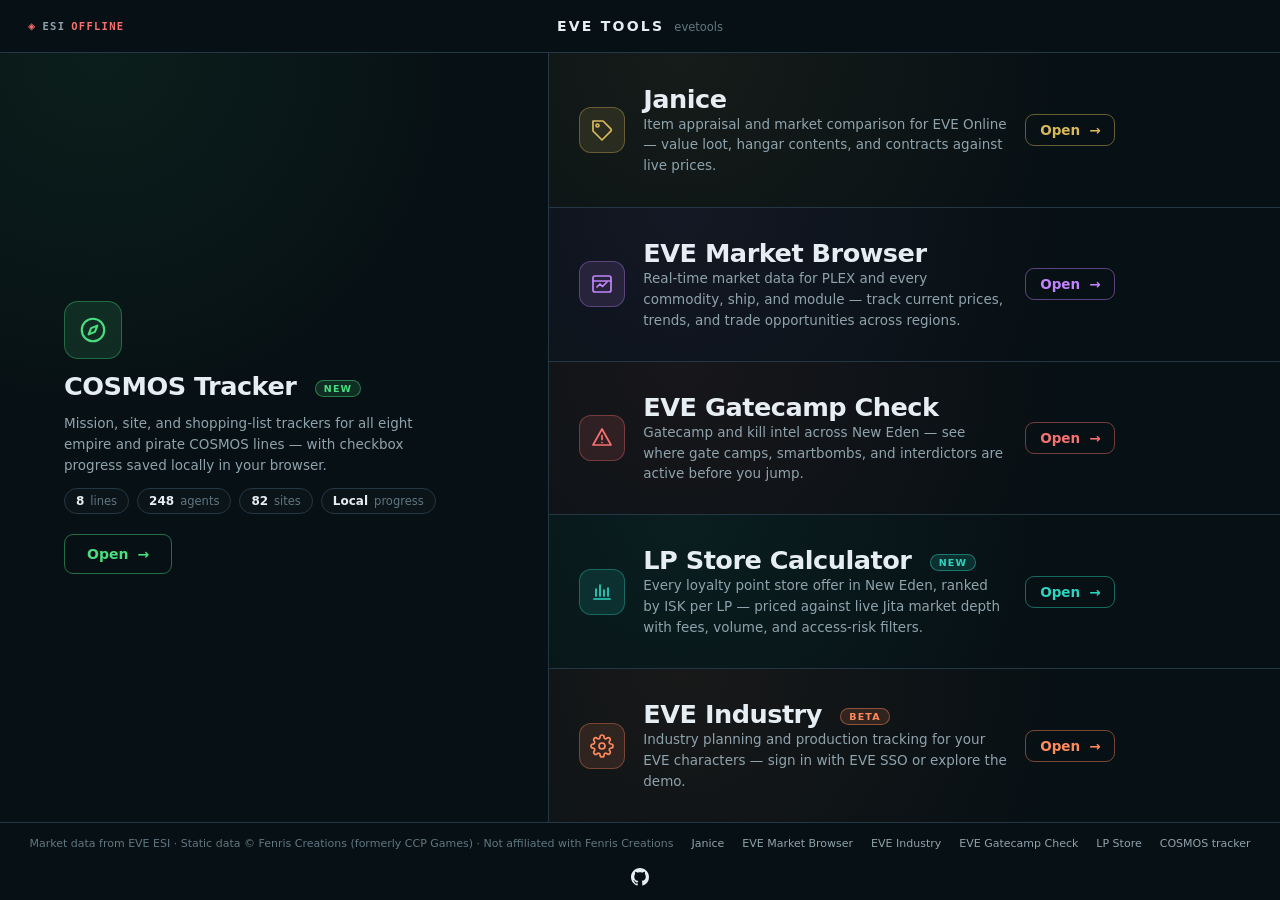
<file: index.html>
<!doctype html>
<html lang="en">
  <head>
    <meta charset="utf-8" />
    <meta name="viewport" content="width=device-width, initial-scale=1" />
    <meta name="robots" content="index,follow" />
    <meta
      name="description"
      content="EVE Online tools: an LP store calculator with live Jita pricing, Janice item appraisal, the EVE Market Browser, EVE Industry planning, Marketmailer arbitrage alerts, and COSMOS mission trackers for all eight empire and pirate lines."
    />
    <meta property="og:title" content="EVE Tools" />
    <meta
      property="og:description"
      content="LP store calculator with live Jita pricing, Janice item appraisal, the EVE Market Browser, EVE Industry, Marketmailer, and COSMOS trackers."
    />
    <meta property="og:type" content="website" />
    <title>eve tools</title>
    <link rel="icon" href="data:image/svg+xml,%3Csvg xmlns='http://www.w3.org/2000/svg' viewBox='0 0 32 32'%3E%3Crect width='32' height='32' fill='black'/%3E%3Ctext x='16' y='23' font-family='Arial,sans-serif' font-size='22' font-weight='bold' text-anchor='middle' fill='white'%3EE%3C/text%3E%3C/svg%3E" />
    <!-- Single-file doorway page: styles and the ESI status poll inline. -->
    <style>
      @font-face {
        font-family: "Inter";
        src: url("https://eve.ayokei.to/lp/assets/fonts/inter-var.woff2") format("woff2");
        font-weight: 100 900;
        font-style: normal;
        font-display: swap;
      }
      :root {
        color-scheme: dark;
        --bg: #071014;
        --text: #e6edf3;
        --muted: #8fa3ad;
        --subtle: #607782;
        --line: #243744;
        --teal: #2dd4bf;
        --gold: #d9b85c;
        --violet: #c084fc;
        --green: #4ade80;
        --orange: #ff8a5c;
        --red: #f87171;
        --focus: #67e8f9;
      }
      *,
      *::before,
      *::after {
        box-sizing: border-box;
        margin: 0;
        padding: 0;
      }
      html {
        font-size: 13px;
      }
      body {
        font-family: "Inter", system-ui, -apple-system, "Segoe UI", sans-serif;
        color: var(--text);
        background: var(--bg);
        min-height: 100vh;
        display: flex;
        flex-direction: column;
      }

      .site-head {
        display: grid;
        grid-template-columns: minmax(0, 1fr) auto minmax(0, 1fr);
        align-items: center;
        gap: 16px;
        padding: 18px 28px;
        border-bottom: 1px solid var(--line);
      }
      .site-head .brand {
        grid-column: 2;
        display: flex;
        align-items: baseline;
        justify-content: center;
        gap: 10px;
      }
      .site-head h1 {
        font-size: 14px;
        font-weight: 700;
        letter-spacing: 0.16em;
        text-transform: uppercase;
      }
      .site-head .domain {
        font-size: 11.5px;
        color: var(--subtle);
      }

      /* Live ESI status, pinned to the top-left of the header. */
      .esi-status {
        grid-column: 1;
        justify-self: start;
        display: inline-flex;
        align-items: center;
        gap: 6px;
        margin: 0;
        font-family: ui-monospace, SFMono-Regular, "Cascadia Mono", "Roboto Mono", Menlo, Consolas, monospace;
        font-size: 10.5px;
        font-weight: 600;
        letter-spacing: 0.12em;
        line-height: 1;
        text-transform: uppercase;
        white-space: nowrap;
        color: var(--muted);
        font-variant-numeric: tabular-nums;
      }
      .esi-status .esi-mark {
        font-size: 12px;
        line-height: 1;
      }
      .esi-status .esi-sep {
        color: var(--subtle);
      }
      .esi-status[data-state="live"] .esi-mark,
      .esi-status[data-state="live"] .esi-state {
        color: var(--green);
      }
      .esi-status[data-state="live"] .esi-mark {
        text-shadow: 0 0 10px color-mix(in srgb, var(--green) 70%, transparent);
        animation: esi-pulse 2s ease-in-out infinite;
      }
      .esi-status[data-state="live"] .esi-count {
        color: var(--text);
      }
      .esi-status[data-state="offline"] .esi-mark,
      .esi-status[data-state="offline"] .esi-state {
        color: var(--red);
      }
      .esi-status[data-state="loading"] .esi-mark {
        color: var(--subtle);
      }
      .esi-status[data-state="loading"] .esi-sep,
      .esi-status[data-state="loading"] .esi-count,
      .esi-status[data-state="loading"] .esi-online,
      .esi-status[data-state="offline"] .esi-sep,
      .esi-status[data-state="offline"] .esi-count,
      .esi-status[data-state="offline"] .esi-online {
        display: none;
      }
      @keyframes esi-pulse {
        0%,
        100% {
          opacity: 1;
        }
        50% {
          opacity: 0.45;
        }
      }

      /* 1:list gate: the COSMOS tracker is the featured "1" panel at 3/7 width;
         the remaining tools form the stacked list. Each tool keeps its own
         accent: LP teal, Janice gold, market violet, industry orange, gatecamp
         red, COSMOS green. */
      .gate {
        flex: 1;
        display: grid;
        grid-template-columns: 3fr 4fr;
        grid-template-rows: repeat(5, 1fr);
      }
      .gate-panel.gate-cosmos {
        grid-column: 1;
        grid-row: 1 / -1;
        border-right: 1px solid var(--line);
        padding: clamp(36px, 5vw, 76px);
      }
      .gate-lp,
      .gate-janice,
      .gate-market,
      .gate-industry,
      .gate-gatecamp {
        grid-column: 2;
      }
      .gate-janice {
        grid-row: 1;
      }
      .gate-market {
        grid-row: 2;
      }
      .gate-gatecamp {
        grid-row: 3;
      }
      .gate-lp {
        grid-row: 4;
      }
      .gate-industry {
        grid-row: 5;
      }
      .gate-panel {
        --accent: var(--teal);
        position: relative;
        overflow: hidden;
        display: flex;
        flex-direction: column;
        justify-content: center;
        gap: 12px;
        padding: clamp(24px, 3vw, 44px);
        text-decoration: none;
        color: inherit;
        background: radial-gradient(
          circle at 18% 0%,
          color-mix(in srgb, var(--accent) 7%, transparent),
          transparent 30rem
        );
        transition: background-color 0.18s;
      }
      .gate-market,
      .gate-industry,
      .gate-gatecamp,
      .gate-lp {
        border-top: 1px solid var(--line);
      }
      .gate-janice {
        --accent: var(--gold);
      }
      .gate-market {
        --accent: var(--violet);
      }
      .gate-industry {
        --accent: var(--orange);
      }
      .gate-gatecamp {
        --accent: var(--red);
      }
      .gate-cosmos {
        --accent: var(--green);
      }
      .gate-cosmos .panel-icon {
        width: 58px;
        height: 58px;
        border-radius: 14px;
      }
      .gate-cosmos .panel-icon svg {
        width: 30px;
        height: 30px;
      }
      .gate-cosmos h2 {
        font-size: clamp(26px, 3vw, 40px);
      }
      .gate-cosmos .lead {
        font-size: 15px;
        max-width: 50ch;
      }
      .gate-cosmos .panel-cta {
        margin-top: 8px;
        padding: 11px 22px;
        font-size: 14px;
      }
      .gate-panel:hover {
        background-color: color-mix(in srgb, var(--accent) 4%, transparent);
      }

      /* Compact rows for the five tools in the list column. */
      .gate-panel.list-item {
        display: flex;
        flex-direction: row;
        align-items: center;
        justify-content: flex-start;
        gap: 18px;
        padding: clamp(14px, 1.6vw, 22px) clamp(22px, 2.4vw, 32px);
      }
      .list-item > .panel-icon {
        flex: 0 0 auto;
      }
      .list-body {
        display: flex;
        align-items: center;
        gap: 18px;
        flex: 1 1 auto;
        min-width: 0;
      }
      .list-copy {
        flex: 0 1 44ch;
        min-width: 0;
      }
      .list-copy h2 {
        font-size: clamp(19px, 1.6vw, 24px);
      }
      .list-copy .lead {
        max-width: 44ch;
      }
      .list-item .panel-cta {
        flex: 0 0 auto;
        align-self: center;
        margin: 0;
        padding: 7px 14px;
        white-space: nowrap;
      }

      .beta-tag {
        display: inline-block;
        margin-left: 10px;
        padding: 2px 8px;
        border-radius: 999px;
        border: 1px solid color-mix(in srgb, var(--accent) 45%, transparent);
        background: color-mix(in srgb, var(--accent) 14%, transparent);
        color: var(--accent);
        font-size: 9.5px;
        font-weight: 700;
        letter-spacing: 0.12em;
        text-transform: uppercase;
        vertical-align: middle;
      }

      .panel-icon {
        width: 46px;
        height: 46px;
        border-radius: 12px;
        display: grid;
        place-items: center;
        background: color-mix(in srgb, var(--accent) 12%, transparent);
        border: 1px solid color-mix(in srgb, var(--accent) 35%, transparent);
        text-decoration: none;
        cursor: pointer;
        transform-origin: center;
        transition:
          background 0.15s,
          border-color 0.15s,
          box-shadow 0.15s,
          transform 0.15s;
      }
      .panel-icon svg {
        width: 24px;
        height: 24px;
        stroke: var(--accent);
        fill: none;
        stroke-width: 1.7;
        stroke-linecap: round;
        stroke-linejoin: round;
      }

      .gate-panel h2 {
        font-size: clamp(20px, 2vw, 28px);
        font-weight: 760;
        letter-spacing: -0.02em;
      }
      .gate-panel .lead {
        font-size: 13.5px;
        line-height: 1.55;
        color: var(--muted);
        max-width: 46ch;
      }

      .panel-chips {
        display: flex;
        flex-wrap: wrap;
        gap: 8px;
      }
      .panel-chip {
        display: inline-flex;
        align-items: baseline;
        gap: 6px;
        padding: 5px 11px;
        border: 1px solid var(--line);
        border-radius: 999px;
        font-size: 11.5px;
        color: var(--subtle);
        background: rgba(255, 255, 255, 0.015);
      }
      .panel-chip strong {
        color: var(--text);
        font-weight: 650;
        font-size: 12px;
      }

      .panel-cta {
        display: inline-flex;
        align-items: center;
        gap: 9px;
        align-self: flex-start;
        margin-top: 4px;
        padding: 9px 18px;
        border-radius: 9px;
        border: 1px solid color-mix(in srgb, var(--accent) 45%, transparent);
        color: var(--accent);
        font-size: 13.5px;
        font-weight: 600;
        text-decoration: none;
        cursor: pointer;
        transform-origin: center;
        transition:
          background 0.15s,
          color 0.15s,
          border-color 0.15s,
          box-shadow 0.15s,
          transform 0.15s;
      }
      .panel-cta .arrow {
        transition: transform 0.15s;
      }
      /* First hover: highlight the controls when the whole panel is hovered. */
      .gate-panel:hover .panel-cta {
        background: color-mix(in srgb, var(--accent) 12%, transparent);
      }
      .gate-panel:hover .panel-cta .arrow {
        transform: translateX(3px);
      }
      .gate-panel:hover .panel-icon {
        background: color-mix(in srgb, var(--accent) 18%, transparent);
      }
      /* Second hover: the control itself fills with its accent. */
      .gate-panel .panel-cta:hover,
      .gate-panel .panel-cta:focus-visible {
        background: var(--accent);
        border-color: var(--accent);
        color: var(--bg);
        box-shadow: 0 0 20px color-mix(in srgb, var(--accent) 32%, transparent);
        transform: scale(1.05);
      }
      .gate-panel .panel-cta:hover .arrow,
      .gate-panel .panel-cta:focus-visible .arrow {
        transform: translateX(5px);
      }
      .gate-panel .panel-icon:hover,
      .gate-panel .panel-icon:focus-visible {
        background: var(--accent);
        border-color: var(--accent);
        box-shadow: 0 0 20px color-mix(in srgb, var(--accent) 32%, transparent);
        transform: scale(1.08);
      }
      .gate-panel .panel-icon:hover svg,
      .gate-panel .panel-icon:focus-visible svg {
        stroke: var(--bg);
      }
      /* Press feedback shrinks the control back down. */
      .gate-panel .panel-cta:active {
        transform: scale(0.96);
      }
      .gate-panel .panel-icon:active {
        transform: scale(0.94);
      }
      .panel-cta:focus-visible,
      .panel-icon:focus-visible {
        outline: 2px solid var(--focus);
        outline-offset: 3px;
      }

      .site-foot {
        display: flex;
        align-items: center;
        justify-content: center;
        gap: 18px;
        flex-wrap: wrap;
        padding: 14px 28px;
        border-top: 1px solid var(--line);
        font-size: 11px;
        color: var(--subtle);
        text-align: center;
      }
      .site-foot a {
        color: var(--muted);
        text-decoration: none;
      }
      .site-foot a:hover {
        color: var(--teal);
      }
      .site-foot .github-link {
        display: inline-flex;
        align-items: center;
        color: var(--text);
      }
      .site-foot .github-link:hover {
        color: var(--teal);
      }
      .site-foot .github-link svg {
        display: block;
        width: 18px;
        height: 18px;
        fill: currentColor;
      }

      @media (max-width: 720px) {
        .site-head {
          grid-template-columns: 1fr;
          justify-items: center;
          gap: 10px;
          padding: 14px 20px;
        }
        .site-head .brand,
        .esi-status {
          grid-column: 1;
        }
        .esi-status {
          justify-self: start;
          font-size: 9.5px;
          letter-spacing: 0.1em;
        }
      }

      @media (max-width: 1024px) {
        .gate {
          grid-template-columns: 1fr;
          grid-template-rows: none;
          align-content: start;
        }
        /* Collapse the explicit placement so the panels stack in source order. */
        .gate-lp,
        .gate-janice,
        .gate-market,
        .gate-industry,
        .gate-gatecamp,
        .gate-cosmos {
          grid-column: 1;
          grid-row: auto;
        }
        .gate-panel {
          padding: 34px 26px;
          gap: 15px;
          justify-content: flex-start;
        }
        .gate-panel.gate-cosmos {
          padding: 34px 26px;
          border-right: none;
          border-bottom: 1px solid var(--line);
        }
        .gate-market,
        .gate-industry,
        .gate-gatecamp,
        .gate-lp {
          border-top: 1px solid var(--line);
        }
        .gate-panel.list-item {
          display: flex;
          flex-direction: column;
          align-items: flex-start;
          gap: 12px;
          padding: 30px 26px;
        }
        .gate-panel.list-item .list-body {
          display: flex;
          flex-direction: column;
          align-items: flex-start;
          gap: 12px;
          width: 100%;
        }
        .gate-panel.list-item .list-copy {
          flex: 0 0 auto;
          width: 100%;
        }
        .list-item .panel-icon,
        .list-item h2,
        .list-item .lead,
        .list-item .panel-chips,
        .list-item .panel-cta {
          grid-column: auto;
          grid-row: auto;
        }
        .list-item .panel-icon,
        .list-item .panel-cta {
          align-self: flex-start;
        }
        .list-item .panel-cta {
          margin-top: 6px;
        }
      }

      @media (prefers-reduced-motion: reduce) {
        * {
          transition: none !important;
          animation: none !important;
        }
      }
    </style>
  </head>
  <body>
    <header class="site-head">
      <p class="esi-status" data-state="loading" title="Checking EVE ESI…">
        <span class="esi-mark" aria-hidden="true">◈</span>
        <span class="esi-label">ESI</span>
        <span class="esi-state" role="status" aria-live="polite">CONNECTING</span>
        <span class="esi-sep" aria-hidden="true">·</span>
        <span class="esi-count"></span>
        <span class="esi-online"></span>
      </p>
      <div class="brand">
        <h1>EVE Tools</h1>
        <span class="domain">evetools</span>
      </div>
    </header>

    <main class="gate">
      <article class="gate-panel gate-cosmos">
        <a class="panel-icon" href="cosmos/index.html" aria-label="Open COSMOS Tracker">
          <svg viewBox="0 0 24 24" aria-hidden="true">
            <circle cx="12" cy="12" r="9" />
            <path d="m15.5 8.5-2 5-5 2 2-5 5-2Z" />
          </svg>
        </a>
        <h2>COSMOS Tracker <span class="beta-tag">New</span></h2>
        <p class="lead">
          Mission, site, and shopping-list trackers for all eight empire and pirate COSMOS
          lines — with checkbox progress saved locally in your browser.
        </p>
        <span class="panel-chips">
          <span class="panel-chip"><strong>8</strong> lines</span>
          <span class="panel-chip"><strong>248</strong> agents</span>
          <span class="panel-chip"><strong>82</strong> sites</span>
          <span class="panel-chip"><strong>Local</strong> progress</span>
        </span>
        <a class="panel-cta" href="cosmos/index.html" aria-label="Open COSMOS Tracker">Open <span class="arrow">&#8594;</span></a>
      </article>

      <article class="gate-panel list-item gate-janice">
        <a rel="noopener noreferrer" target="_blank" class="panel-icon" href="https://janice.e-351.com/" aria-label="Open Janice">
          <svg viewBox="0 0 24 24" aria-hidden="true">
            <path d="M20.6 13.4 12 22l-9-9V3h10l7.6 7.6a2 2 0 0 1 0 2.8Z" />
            <circle cx="7.5" cy="7.5" r="1.5" />
          </svg>
        </a>
        <div class="list-body">
          <div class="list-copy">
            <h2>Janice</h2>
            <p class="lead">
              Item appraisal and market comparison for EVE Online — value loot, hangar
              contents, and contracts against live prices.
            </p>
          </div>
          <a rel="noopener noreferrer" target="_blank" class="panel-cta" href="https://janice.e-351.com/" aria-label="Open Janice">Open <span class="arrow">&#8594;</span></a>
        </div>
      </article>

      <article class="gate-panel list-item gate-market">
        <a rel="noopener noreferrer" target="_blank" class="panel-icon" href="https://evemarketbrowser.com/" aria-label="Open EVE Market Browser">
          <svg viewBox="0 0 24 24" aria-hidden="true">
            <rect x="3" y="4" width="18" height="16" rx="2" />
            <path d="M3 9h18" />
            <path d="m7 15 3-3 2.5 2.5L17 10" />
          </svg>
        </a>
        <div class="list-body">
          <div class="list-copy">
            <h2>EVE Market Browser</h2>
            <p class="lead">
              Real-time market data for PLEX and every commodity, ship, and module — track
              current prices, trends, and trade opportunities across regions.
            </p>
          </div>
          <a rel="noopener noreferrer" target="_blank" class="panel-cta" href="https://evemarketbrowser.com/" aria-label="Open EVE Market Browser">Open <span class="arrow">&#8594;</span></a>
        </div>
      </article>

      <article class="gate-panel list-item gate-gatecamp">
        <a rel="noopener noreferrer" target="_blank" class="panel-icon" href="https://eve-gatecheck.space/eve/" aria-label="Open EVE Gatecamp Check">
          <svg viewBox="0 0 24 24" aria-hidden="true">
            <path d="m12 3 9 16H3L12 3Z" />
            <path d="M12 9.5v4" />
            <path d="M12 16.5h.01" />
          </svg>
        </a>
        <div class="list-body">
          <div class="list-copy">
            <h2>EVE Gatecamp Check</h2>
            <p class="lead">
              Gatecamp and kill intel across New Eden — see where gate camps, smartbombs, and
              interdictors are active before you jump.
            </p>
          </div>
          <a rel="noopener noreferrer" target="_blank" class="panel-cta" href="https://eve-gatecheck.space/eve/" aria-label="Open EVE Gatecamp Check">Open <span class="arrow">&#8594;</span></a>
        </div>
      </article>

      <article class="gate-panel list-item gate-lp">
        <a class="panel-icon" href="lp/index.html" aria-label="Open LP Store Calculator">
          <svg viewBox="0 0 24 24" aria-hidden="true"><path d="M4 19h16M6 16V9m4 7V5m4 11v-6m4 6V8" /></svg>
        </a>
        <div class="list-body">
          <div class="list-copy">
            <h2>LP Store Calculator <span class="beta-tag">New</span></h2>
            <p class="lead">
              Every loyalty point store offer in New Eden, ranked by ISK per LP — priced against
              live Jita market depth with fees, volume, and access-risk filters.
            </p>
          </div>
          <a class="panel-cta" href="lp/index.html" aria-label="Open LP Store Calculator">Open <span class="arrow">&#8594;</span></a>
        </div>
      </article>

      <article class="gate-panel list-item gate-industry">
        <a rel="noopener noreferrer" target="_blank" class="panel-icon" href="https://github.com/sudo-adduser-jordan/eveindustry" aria-label="Open EVE Industry">
          <svg viewBox="0 0 24 24" aria-hidden="true">
            <circle cx="12" cy="12" r="3" />
            <path d="M19.4 15a1.65 1.65 0 0 0 .33 1.82l.06.06a2 2 0 0 1 0 2.83 2 2 0 0 1-2.83 0l-.06-.06a1.65 1.65 0 0 0-1.82-.33 1.65 1.65 0 0 0-1 1.51V21a2 2 0 0 1-2 2 2 2 0 0 1-2-2v-.09A1.65 1.65 0 0 0 9 19.4a1.65 1.65 0 0 0-1.82.33l-.06.06a2 2 0 0 1-2.83 0 2 2 0 0 1 0-2.83l.06-.06a1.65 1.65 0 0 0 .33-1.82 1.65 1.65 0 0 0-1.51-1H3a2 2 0 0 1-2-2 2 2 0 0 1 2-2h.09A1.65 1.65 0 0 0 4.6 9a1.65 1.65 0 0 0-.33-1.82l-.06-.06a2 2 0 0 1 0-2.83 2 2 0 0 1 2.83 0l.06.06a1.65 1.65 0 0 0 1.82.33H9a1.65 1.65 0 0 0 1-1.51V3a2 2 0 0 1 2-2 2 2 0 0 1 2 2v.09a1.65 1.65 0 0 0 1 1.51 1.65 1.65 0 0 0 1.82-.33l.06-.06a2 2 0 0 1 2.83 0 2 2 0 0 1 0 2.83l-.06.06a1.65 1.65 0 0 0-.33 1.82V9a1.65 1.65 0 0 0 1.51 1H21a2 2 0 0 1 2 2 2 2 0 0 1-2 2h-.09a1.65 1.65 0 0 0-1.51 1z" />
          </svg>
        </a>
        <div class="list-body">
          <div class="list-copy">
            <h2>EVE Industry <span class="beta-tag">Beta</span></h2>
            <p class="lead">
              Industry planning and production tracking for your EVE characters — sign in with
              EVE SSO or explore the demo.
            </p>
          </div>
          <a rel="noopener noreferrer" target="_blank" class="panel-cta" href="https://github.com/sudo-adduser-jordan/eveindustry" aria-label="Open EVE Industry">Open <span class="arrow">&#8594;</span></a>
        </div>
      </article>

    </main>

    <footer class="site-foot">
      <span>Market data from EVE ESI · Static data © Fenris Creations (formerly CCP Games) · Not affiliated with Fenris Creations</span>
      <a rel="noopener noreferrer" target="_blank" href="https://janice.e-351.com/">Janice</a>
      <a rel="noopener noreferrer" target="_blank" href="https://evemarketbrowser.com/">EVE Market Browser</a>
      <a rel="noopener noreferrer" target="_blank" href="https://github.com/sudo-adduser-jordan/eveindustry">EVE Industry</a>
      <a rel="noopener noreferrer" target="_blank" href="https://eve-gatecheck.space/eve/">EVE Gatecamp Check</a>
      <a href="lp/index.html">LP Store</a>
      <a href="cosmos/index.html">COSMOS tracker</a>
      <a
        class="github-link"
        href="https://github.com/sudo-adduser-jordan/evetools"
        target="_blank"
        rel="noopener noreferrer"
        title="GitHub"
        aria-label="GitHub"
        ><svg viewBox="0 0 16 16" aria-hidden="true"><path fill="currentColor" d="M8 0C3.58 0 0 3.58 0 8c0 3.54 2.29 6.53 5.47 7.59.4.07.55-.17.55-.38 0-.19-.01-.82-.01-1.49-2.01.37-2.53-.49-2.69-.94-.09-.23-.48-.94-.82-1.13-.28-.15-.68-.52-.01-.53.63-.01 1.08.58 1.23.82.72 1.21 1.87.87 2.33.66.07-.52.28-.87.51-1.07-1.78-.2-3.64-.89-3.64-3.95 0-.87.31-1.59.82-2.15-.08-.2-.36-1.02.08-2.12 0 0 .67-.21 2.2.82.64-.18 1.32-.27 2-.27.68 0 1.36.09 2 .27 1.53-1.04 2.2-.82 2.2-.82.44 1.1.16 1.92.08 2.12.51.56.82 1.27.82 2.15 0 3.07-1.87 3.75-3.65 3.95.29.25.54.73.54 1.48 0 1.07-.01 1.93-.01 2.2 0 .21.15.46.55.38A8.013 8.013 0 0 0 16 8c0-4.42-3.58-8-8-8Z"/></svg></a
      >
    </footer>

    <script>
      (() => {
        const status = document.querySelector(".esi-status");
        if (!status) return;

        const countEl = status.querySelector(".esi-count");
        const stateEl = status.querySelector(".esi-state");
        const onlineEl = status.querySelector(".esi-online");
        const numberFormat = new Intl.NumberFormat("en-US");
        let timer = null;

        const render = (state, players) => {
          status.dataset.state = state;

          if (state === "live" && Number.isFinite(players)) {
            const count = numberFormat.format(players);
            countEl.textContent = count;
            stateEl.textContent = "LIVE";
            onlineEl.textContent = "ONLINE";
            status.title = `Live player count from EVE ESI: ${count} online`;
            return;
          }

          const offline = state === "offline";
          stateEl.textContent = offline ? "OFFLINE" : "CONNECTING";
          status.title = offline ? "EVE ESI is unreachable" : "Checking EVE ESI…";
        };

        const poll = async () => {
          try {
            const response = await fetch("https://esi.evetech.net/latest/status/", {
              headers: { Accept: "application/json" },
            });
            if (!response.ok) throw new Error(`ESI status ${response.status}`);
            const data = await response.json();
            const players = Number(data.players);
            render(Number.isFinite(players) ? "live" : "offline", players);
          } catch {
            render("offline");
          }
        };

        const start = () => {
          if (timer) return;
          poll();
          timer = window.setInterval(poll, 60000);
        };

        const stop = () => {
          window.clearInterval(timer);
          timer = null;
        };

        document.addEventListener("visibilitychange", () => {
          if (document.visibilityState === "visible") start();
          else stop();
        });

        if (document.visibilityState === "visible") start();
      })();
    </script>
  </body>
</html>
</file>
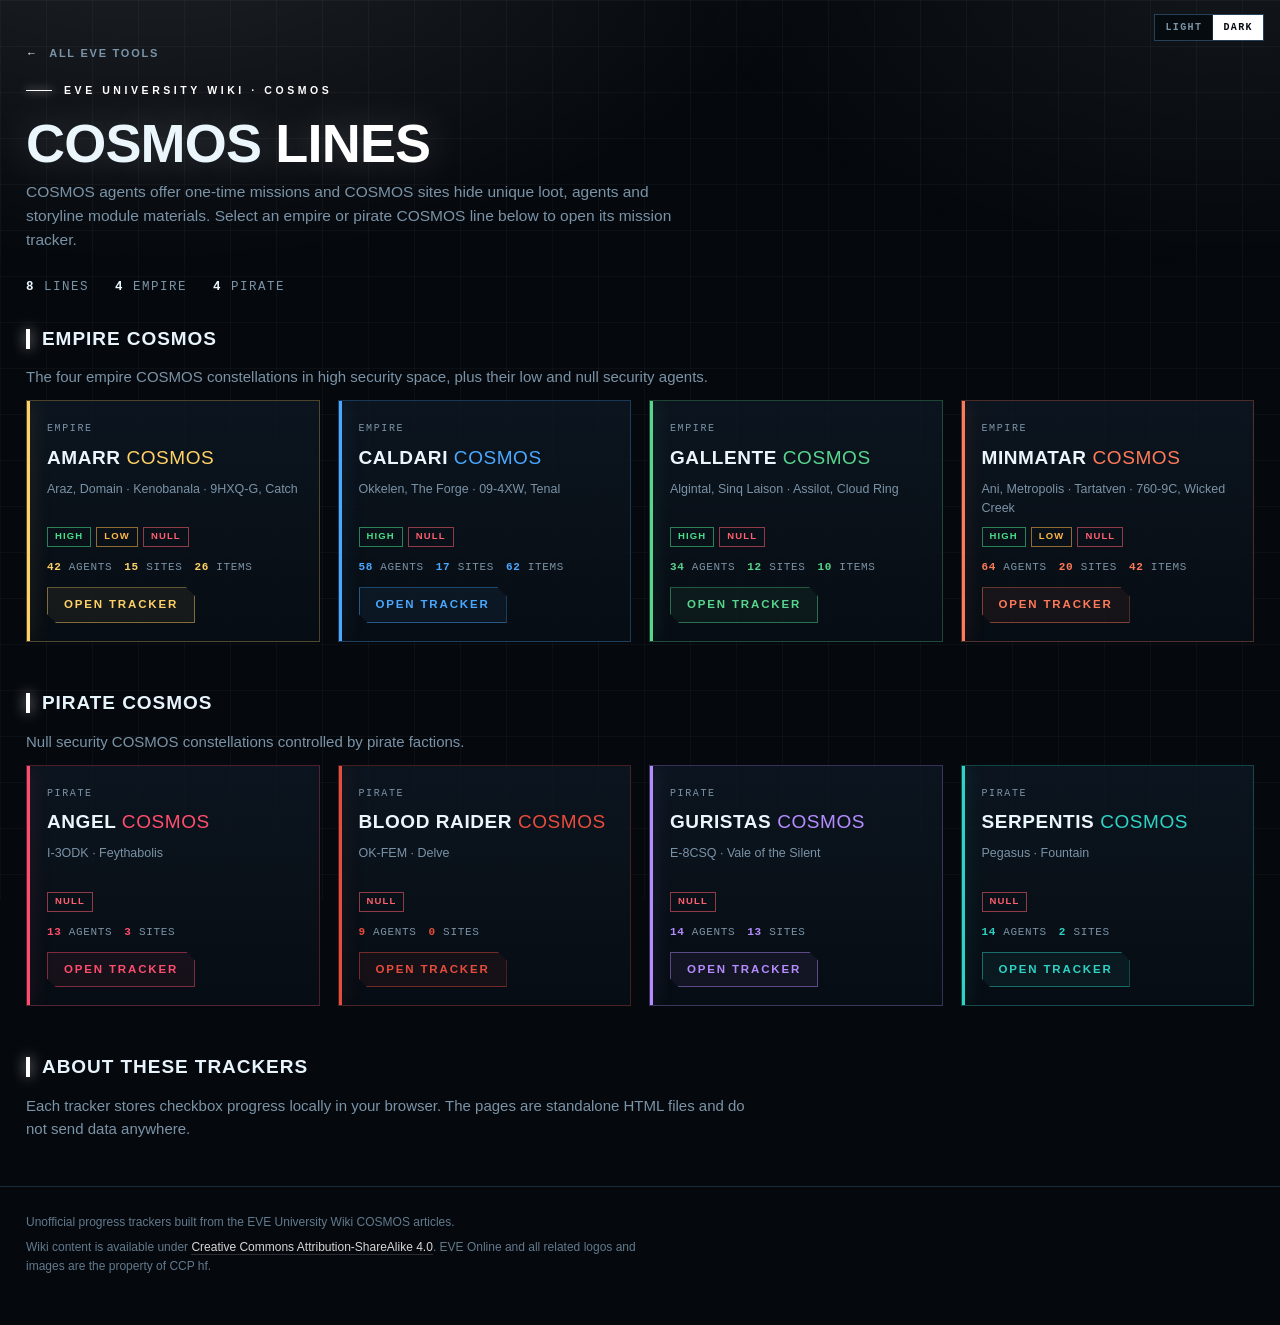
<file: cosmos/index.html>
<!DOCTYPE html>
<html lang="en">
<head>
<meta charset="utf-8">
<meta name="viewport" content="width=device-width, initial-scale=1">
<title>COSMOS — Line Selector</title>
<meta name="description" content="Select an EVE Online COSMOS line: Amarr, Caldari, Gallente, Minmatar and pirate COSMOS trackers.">
<script>try{if(localStorage.getItem('evetools.theme')==='light')document.documentElement.setAttribute('data-theme','light');}catch(e){}</script>
<link rel="icon" href="data:image/svg+xml,%3Csvg xmlns='http://www.w3.org/2000/svg' viewBox='0 0 32 32'%3E%3Crect width='32' height='32' fill='%23050a0e'/%3E%3Cpath d='M6 24 16 6l10 18-10-4z' fill='none' stroke='%23ffffff' stroke-width='2'/%3E%3C/svg%3E">
<style>
*,*::before,*::after{box-sizing:border-box}
:root{
  --bg:#05090e;--bg2:#080e15;--panel:#0b131c;--panel2:#0e1823;
  --line:#1a2a39;--line2:#26415a;--text:#c6d7e4;--dim:#7b93a7;
  --cyan:#ffffff;--cyan2:#d8d8d8;--green:#48e08a;--amber:#ffb648;
  --red:#ff5f70;--violet:#b48cff;
  --mono:ui-monospace,SFMono-Regular,"Cascadia Mono","Roboto Mono",Menlo,Consolas,monospace;
}
html{scroll-behavior:smooth;scroll-padding-top:104px}
body{
  margin:0;font-family:"Segoe UI",Inter,Roboto,"Helvetica Neue",Arial,sans-serif;
  background:var(--bg);color:var(--text);font-size:15px;line-height:1.55;
  -webkit-font-smoothing:antialiased;text-rendering:optimizeLegibility;
}
body::before{
  content:"";position:fixed;inset:0;z-index:0;pointer-events:none;
  background:
    radial-gradient(1100px 620px at 12% -12%,rgba(255,255,255,.11),transparent 62%),
    radial-gradient(900px 520px at 96% -4%,rgba(255,255,255,.06),transparent 60%),
    linear-gradient(rgba(255,255,255,.032) 1px,transparent 1px),
    linear-gradient(90deg,rgba(255,255,255,.032) 1px,transparent 1px);
  background-size:auto,auto,46px 46px,46px 46px;
}
a{color:var(--cyan2);text-decoration:none;border-bottom:1px solid rgba(255,255,255,.22);transition:color .15s,border-color .15s}
a:hover{color:#fff;border-bottom-color:var(--cyan)}
.wrap{max-width:1300px;margin:0 auto;padding:0 26px;position:relative;z-index:1}
.sr-only{position:absolute;width:1px;height:1px;padding:0;margin:-1px;overflow:hidden;clip:rect(0 0 0 0);white-space:nowrap;border:0}

/* ---------- header ---------- */
.backlink{
  display:inline-block;margin:0 0 20px;font-size:11px;font-weight:600;letter-spacing:.16em;
  text-transform:uppercase;color:var(--dim);border:0;
}
.backlink:hover{color:var(--cyan2)}
.backlink span{color:var(--cyan);margin-right:6px}
.top{padding:40px 0 26px}
.eyebrow{display:flex;align-items:center;gap:12px;font-size:10.5px;letter-spacing:.34em;text-transform:uppercase;color:var(--cyan);font-weight:600}
.eyebrow::before{content:"";width:26px;height:1px;background:var(--cyan);box-shadow:0 0 10px var(--cyan)}
h1{
  margin:.32em 0 .18em;font-size:clamp(30px,4.6vw,54px);line-height:1.02;font-weight:700;
  letter-spacing:-.015em;text-transform:uppercase;color:#eaf5fc;
  text-shadow:0 0 42px rgba(255,255,255,.22);
}
h1 em{font-style:normal;color:var(--cyan)}
.lede{max-width:78ch;color:var(--dim);font-size:15.5px;margin:0}
.lede strong{color:var(--text);font-weight:600}
.hud{display:flex;flex-wrap:wrap;align-items:center;gap:14px 26px;margin-top:26px}
.meter{position:relative;flex:1 1 280px;min-width:220px;height:8px;background:#0a131b;border:1px solid var(--line);overflow:hidden}
.meter i{display:block;height:100%;width:0;background:linear-gradient(90deg,#555555,var(--cyan) 70%,#f2f2f2);box-shadow:0 0 16px rgba(255,255,255,.55);transition:width .35s ease}
.hud-stat{font-family:var(--mono);font-size:12.5px;letter-spacing:.12em;color:var(--dim);text-transform:uppercase;white-space:nowrap}
.hud-stat b{color:#eaf5fc;font-weight:600}
.btn{
  appearance:none;cursor:pointer;font:inherit;font-size:11.5px;font-weight:600;letter-spacing:.16em;
  text-transform:uppercase;color:var(--cyan);background:rgba(255,255,255,.06);
  border:1px solid rgba(255,255,255,.4);padding:8px 16px;border-radius:0;
  clip-path:polygon(0 0,calc(100% - 9px) 0,100% 9px,100% 100%,9px 100%,0 calc(100% - 9px));
  transition:background .15s,color .15s,box-shadow .15s;
}
.btn:hover{background:rgba(255,255,255,.16);color:#fff;box-shadow:0 0 18px rgba(255,255,255,.25)}
.btn.danger{color:var(--red);border-color:rgba(255,95,112,.4);background:rgba(255,95,112,.05)}
.btn.danger:hover{background:rgba(255,95,112,.14);box-shadow:0 0 18px rgba(255,95,112,.2)}
.btn:focus-visible{outline:2px solid var(--cyan2);outline-offset:2px}

/* ---------- nav ---------- */
.nav{position:sticky;top:0;z-index:20;background:rgba(5,9,14,.86);backdrop-filter:blur(12px);border-top:1px solid var(--line);border-bottom:1px solid var(--line)}
.nav .wrap{display:flex;align-items:center;gap:8px;overflow-x:auto;padding-top:0;padding-bottom:0;scrollbar-width:none}
.nav .wrap::-webkit-scrollbar{display:none}
.nav a{
  flex:0 0 auto;border:0;padding:13px 14px;font-size:11px;font-weight:600;letter-spacing:.16em;
  text-transform:uppercase;color:var(--dim);border-bottom:2px solid transparent;
}
.nav a:hover{color:var(--cyan2);border-bottom-color:rgba(255,255,255,.5);background:rgba(255,255,255,.05)}
.nav .sep{flex:0 0 auto;width:1px;height:18px;background:var(--line2);margin:0 6px}

/* ---------- sections ---------- */
main{padding:34px 0 60px}
.sec{margin:0 0 46px;scroll-margin-top:110px}
.sec-head{display:flex;flex-wrap:wrap;align-items:flex-end;justify-content:space-between;gap:10px 20px;margin-bottom:12px}
h2{display:flex;align-items:center;gap:12px;margin:0;font-size:19px;letter-spacing:.05em;text-transform:uppercase;color:#e8f4fb;font-weight:600}
h2::before{content:"";width:4px;height:20px;background:var(--cyan);box-shadow:0 0 14px rgba(255,255,255,.7)}
h2 .count{font-family:var(--mono);font-size:12px;letter-spacing:.08em;color:var(--dim);font-weight:400}
h2 .count b{color:var(--cyan);font-weight:600}
h3{margin:26px 0 10px;font-size:15px;letter-spacing:.1em;text-transform:uppercase;color:var(--cyan2);font-weight:600}
p{margin:0 0 12px;max-width:88ch}
.muted{color:var(--dim)}
.note{
  margin:0 0 18px;padding:12px 16px;background:rgba(255,182,72,.055);
  border-left:2px solid var(--amber);color:#d9c3a0;font-size:13.5px;max-width:none;
}
.note strong{color:var(--amber)}
.danger-note{
  margin:0 0 18px;padding:12px 16px;background:rgba(255,95,112,.06);
  border-left:2px solid var(--red);color:#e6b7bd;font-size:13.5px;max-width:none;
}
.danger-note strong{color:#ff8d99}

/* ---------- toolbar ---------- */
.toolbar{display:flex;flex-wrap:wrap;align-items:center;gap:10px 14px;margin:0 0 10px}
.search{
  flex:1 1 240px;min-width:180px;display:flex;align-items:center;gap:8px;
  background:#070d13;border:1px solid var(--line);padding:6px 10px;
}
.search svg{flex:0 0 auto;opacity:.55}
.search input{
  flex:1;background:none;border:0;outline:none;color:var(--text);font:inherit;font-size:13px;min-width:0;
}
.search input::placeholder{color:#5c7386}
.search:focus-within{border-color:var(--line2);box-shadow:0 0 0 1px rgba(255,255,255,.2)}
.toggle{display:inline-flex;align-items:center;gap:8px;cursor:pointer;font-size:11px;letter-spacing:.14em;text-transform:uppercase;color:var(--dim);user-select:none}
.toggle input{position:absolute;opacity:0;width:1px;height:1px}
.toggle .sw{width:30px;height:16px;border:1px solid var(--line2);background:#070d13;position:relative;transition:.18s}
.toggle .sw::after{content:"";position:absolute;top:2px;left:2px;width:10px;height:10px;background:#4b6377;transition:.18s}
.toggle input:checked + .sw{border-color:rgba(255,255,255,.6);background:rgba(255,255,255,.12)}
.toggle input:checked + .sw::after{left:16px;background:var(--cyan);box-shadow:0 0 10px var(--cyan)}
.toggle input:focus-visible + .sw{outline:2px solid var(--cyan2);outline-offset:2px}

/* ---------- tables ---------- */
.tbl-wrap{border:1px solid var(--line);background:linear-gradient(180deg,rgba(14,24,35,.72),rgba(8,14,21,.72));overflow:auto;max-height:none}
table{width:100%;border-collapse:collapse;font-size:13.5px;min-width:720px}
thead th{
  position:sticky;top:0;z-index:3;background:#0b141d;text-align:left;font-weight:600;
  font-size:10.5px;letter-spacing:.16em;text-transform:uppercase;color:#8fa9bd;
  padding:10px 12px;border-bottom:1px solid var(--line2);white-space:nowrap;
}
tbody td{padding:9px 12px;border-bottom:1px solid rgba(26,42,57,.6);vertical-align:top}
tbody tr:last-child td{border-bottom:0}
tbody tr{transition:background .12s}
tbody tr:hover{background:rgba(255,255,255,.045)}
tbody tr.done{background:rgba(72,224,138,.025)}
tbody tr.done:hover{background:rgba(72,224,138,.055)}
tbody tr.done > td{opacity:.56}
tbody tr.done > td.chk-cell,tbody tr.done > td.main,tbody tr.done .badge{opacity:1}
tbody tr.done > td.main a{text-decoration:line-through;text-decoration-color:rgba(72,224,138,.55);text-decoration-thickness:1px}
td.main{font-weight:600;color:#dceaf4}
td.main .sub{display:block;font-weight:400;font-size:12px;color:var(--dim);margin-top:1px}
td.chk-cell{width:36px;padding-right:0;text-align:center}
th.chk-cell{width:36px;padding-right:0}
.num{font-family:var(--mono);font-variant-numeric:tabular-nums;font-size:12.5px;letter-spacing:.02em;white-space:nowrap}
.standing{color:#a9c0d1}
.standing.high{color:var(--amber)}
.standing.max{color:#ff8a5c}
.standing.none{color:#5f7689}
.mono{font-family:var(--mono);font-size:12px;color:var(--dim)}
.nowrap{white-space:nowrap}

/* checkboxes */
.chk{display:inline-flex;position:relative;line-height:0;cursor:pointer;padding:2px}
.chk input{position:absolute;opacity:0;width:1px;height:1px}
.chk .box{
  width:18px;height:18px;display:block;position:relative;background:#060c12;
  border:1px solid var(--line2);transition:background .15s,border-color .15s,box-shadow .15s;
  clip-path:polygon(0 0,100% 0,100% calc(100% - 5px),calc(100% - 5px) 100%,0 100%);
}
.chk input:checked + .box{background:rgba(72,224,138,.14);border-color:rgba(72,224,138,.85);box-shadow:0 0 12px rgba(72,224,138,.25)}
.chk input:checked + .box::after{
  content:"";position:absolute;left:5px;top:1px;width:5px;height:10px;
  border-right:2px solid var(--green);border-bottom:2px solid var(--green);transform:rotate(40deg);
}
tr.derived .chk .box{border-color:rgba(255,255,255,.8);background:rgba(255,255,255,.13);box-shadow:0 0 12px rgba(255,255,255,.28)}
tr.derived .chk input:checked + .box::after{border-color:var(--cyan)}
.chk input:focus-visible + .box{outline:2px solid var(--cyan2);outline-offset:2px}
.chk:hover .box{border-color:var(--cyan)}

/* badges */
.badge{
  display:inline-block;margin-left:8px;padding:1px 6px;font-size:9.5px;font-weight:600;
  letter-spacing:.1em;text-transform:uppercase;float:right;white-space:nowrap;
  color:var(--cyan);background:rgba(255,255,255,.08);border:1px solid rgba(255,255,255,.3);
}
.badge.manual{color:var(--green);background:rgba(72,224,138,.07);border-color:rgba(72,224,138,.3)}
.tag{
  display:inline-block;padding:1px 6px;font-size:9.5px;font-weight:600;
  letter-spacing:.1em;text-transform:uppercase;white-space:nowrap;
}
.tags{display:inline-flex;flex-wrap:wrap;align-items:center;gap:4px;margin-left:8px;vertical-align:middle;float:right}
.tag.src{color:var(--cyan);background:rgba(255,255,255,.07);border:1px solid rgba(255,255,255,.3)}
.tag.src.alt{color:var(--violet);background:rgba(180,140,255,.08);border:1px solid rgba(180,140,255,.32)}
.tag.rep{color:var(--green);background:rgba(72,224,138,.07);border:1px solid rgba(72,224,138,.32)}

/* faction chips */
.chip{
  display:inline-flex;align-items:center;gap:6px;padding:1px 8px;font-size:11px;letter-spacing:.05em;
  text-transform:uppercase;color:#a9c0d1;border:1px solid var(--line2);border-radius:99px;white-space:nowrap;
}
.chip::before{content:"";width:6px;height:6px;border-radius:50%;background:#7b93a7;box-shadow:0 0 6px currentColor}
.f-caldari::before{background:#4aa8ff;color:#4aa8ff}
.f-amarr::before{background:#ffd166;color:#ffd166}
.f-minmatar::before{background:#ff7a59;color:#ff7a59}
.f-angel::before{background:#ff4d6d;color:#ff4d6d}
.f-guristas::before{background:#b48cff;color:#b48cff}
.f-interbus::before{background:#48e08a;color:#48e08a}
.f-other::before{background:#7b93a7;color:#7b93a7}

/* type pills */
.type{font-size:10.5px;letter-spacing:.12em;text-transform:uppercase;color:#9db4c6;border:1px solid var(--line2);padding:1px 7px}
.type.sig{color:var(--violet);border-color:rgba(180,140,255,.35)}
.type.beacon{color:var(--cyan);border-color:rgba(255,255,255,.35)}

/* hidden / filtered */
table.hide-done tbody tr.done{display:none}
tbody tr[hidden]{display:none}
.empty{display:none;padding:18px 14px;color:var(--dim);font-size:13px}
.tbl-wrap.is-empty .empty{display:block}

/* footer */
footer{border-top:1px solid var(--line);padding:26px 0 44px;color:#62798c;font-size:12px;position:relative;z-index:1}
footer p{margin:0 0 6px;max-width:95ch}
footer a{border-bottom-color:rgba(255,255,255,.15)}

/* ---------- responsive ---------- */
@media (max-width:820px){
  .wrap{padding:0 16px}
  .top{padding:28px 0 20px}
  .tbl-wrap{border:0;background:none;overflow:visible}
  table{min-width:0;display:block}
  thead{display:none}
  tbody{display:block}
  tbody tr{display:block;border:1px solid var(--line);background:rgba(14,24,35,.8);margin:0 0 10px;padding:6px 10px 8px}
  tbody tr:last-child{margin-bottom:0}
  tbody td{display:block;padding:5px 0;border:0}
  tbody td::before{
    content:attr(data-label);display:block;font-size:9.5px;letter-spacing:.14em;
    text-transform:uppercase;color:#5f7689;margin-bottom:2px;
  }
  tbody td.chk-cell{position:absolute;top:10px;right:11px;padding:0}
  tbody tr{position:relative;padding:9px 46px 10px 12px}
  tbody td.chk-cell::before{content:none}
  td.main{font-size:14px}
  .tags{display:flex;justify-content:flex-end;margin:6px 0 0}
  h2{font-size:16px}
  .hud{gap:12px 18px}
}
@media (prefers-reduced-motion:reduce){
  html{scroll-behavior:auto}
  *{transition:none!important;animation:none!important}
}
@media print{
  body{background:#fff;color:#111}
  body::before,.nav,.toolbar,.hud .btn,.hud .meter{display:none}
  .wrap{max-width:none;padding:0}
  h1,h2,td.main{color:#000}
  .tbl-wrap{border-color:#bbb;background:none;overflow:visible}
  table{min-width:0}
  thead th{position:static;background:#eee;color:#000;border-color:#bbb}
  tbody td{border-color:#ddd}
  a{color:#000;border:0}
  tr.done{opacity:1}
  tr.done > td{opacity:1}
  table.hide-done tbody tr.done{display:table-row}
  tbody tr[hidden]{display:table-row}
  .badge{color:#000;border-color:#999}
}

/* faction chips used by the additional COSMOS lines */
.f-gallente::before{background:#58d68d;color:#58d68d}
.f-blood::before{background:#ff4d6d;color:#ff4d6d}
.f-serpentis::before{background:#2ed3c6;color:#2ed3c6}
.f-syndicate::before{background:#9fb4c6;color:#9fb4c6}
.f-ore::before{background:#f0c674;color:#f0c674}
.f-thukker::before{background:#d7a3ff;color:#d7a3ff}
.f-khanid::before{background:#ffcf70;color:#ffcf70}
.f-ammatar::before{background:#c9a227;color:#c9a227}

.cards{display:grid;grid-template-columns:repeat(auto-fit,minmax(270px,1fr));gap:18px;margin:0 0 10px}
.card{
  --card:#fff;--card-rgb:255,255,255;
  position:relative;display:flex;flex-direction:column;gap:10px;min-height:236px;
  padding:20px 20px 18px;border:1px solid rgba(var(--card-rgb),.28);
  background:linear-gradient(180deg,rgba(14,24,35,.82),rgba(8,14,21,.82));
  overflow:hidden;
}
.card.c-amarr{--card:#ffd166;--card-rgb:255,209,102}
.card.c-caldari{--card:#4aa8ff;--card-rgb:74,168,255}
.card.c-gallente{--card:#58d68d;--card-rgb:88,214,141}
.card.c-minmatar{--card:#ff7a59;--card-rgb:255,122,89}
.card.c-angel{--card:#ff4d6d;--card-rgb:255,77,109}
.card.c-blood-raider{--card:#e74c3c;--card-rgb:231,76,60}
.card.c-guristas{--card:#b48cff;--card-rgb:180,140,255}
.card.c-serpentis{--card:#2ed3c6;--card-rgb:46,211,198}
.card::before{content:"";position:absolute;left:0;top:0;bottom:0;width:3px;background:var(--card);box-shadow:0 0 18px rgba(var(--card-rgb),.35)}
.card h3{margin:0;font-size:19px;line-height:1.15;letter-spacing:.03em;text-transform:uppercase;color:#eaf5fc;font-weight:600;min-height:1.2em}
.card h3 span{color:var(--card);font-weight:400}
.card .loc{margin:0;color:var(--dim);font-size:12.5px;line-height:1.5;min-height:3em}
.card .space{display:flex;flex-wrap:wrap;gap:5px;min-height:20px}
.card .stats{display:flex;flex-wrap:wrap;gap:12px;margin-top:2px;font-family:var(--mono);font-size:11px;letter-spacing:.06em;text-transform:uppercase;color:var(--dim);min-height:18px}
.card .stats b{color:var(--card);font-weight:600}
.card .btn{margin-top:auto;align-self:flex-start;color:var(--card);border-color:rgba(var(--card-rgb),.45);background:rgba(var(--card-rgb),.06)}
.card .btn:hover{background:rgba(var(--card-rgb),.14);color:var(--bg);box-shadow:0 0 18px rgba(var(--card-rgb),.2)}
.card .flag{font-family:var(--mono);font-size:10px;letter-spacing:.16em;text-transform:uppercase;color:var(--dim)}
.pill{display:inline-block;padding:1px 7px;border:1px solid #5f5f5f;font-size:9.5px;font-weight:600;letter-spacing:.12em;text-transform:uppercase;color:#cfcfcf}
.pill.high{color:#48e08a;border-color:rgba(72,224,138,.55)}
.pill.low{color:#ffb648;border-color:rgba(255,182,72,.55)}
.pill.null,.pill.pirate{color:#ff5f70;border-color:rgba(255,95,112,.55)}
:root{--accent-rgb:255,255,255;--cyan:#ffffff;--cyan2:#d8d8d8;}
html[data-theme="light"]{--cyan:#111111;--cyan2:#333333;--accent-rgb:0,0,0;}

/* ---------- light theme ---------- */
html[data-theme="light"]{
  --bg:#f3f3f0;--bg2:#e9e9e4;--panel:#ffffff;--panel2:#f7f7f3;
  --line:#d2d2ca;--line2:#b6b6ac;--text:#1c1c1a;--dim:#5f5f58;
}
html[data-theme="light"] body{background:var(--bg);color:var(--text)}
html[data-theme="light"] body::before{
  background:
    radial-gradient(1100px 620px at 12% -12%,rgba(var(--accent-rgb),.13),transparent 62%),
    radial-gradient(900px 520px at 96% -4%,rgba(var(--accent-rgb),.07),transparent 60%),
    linear-gradient(rgba(0,0,0,.035) 1px,transparent 1px),
    linear-gradient(90deg,rgba(0,0,0,.035) 1px,transparent 1px);
  background-size:auto,auto,46px 46px,46px 46px;
}
html[data-theme="light"] .nav{background:rgba(243,243,240,.9)}
html[data-theme="light"] a:hover{color:#000}
html[data-theme="light"] h1,
html[data-theme="light"] h2,
html[data-theme="light"] .hud-stat b,
html[data-theme="light"] td.main{color:#111}
html[data-theme="light"] h1{text-shadow:0 0 42px rgba(var(--accent-rgb),.18)}
html[data-theme="light"] .btn{background:rgba(0,0,0,.035);border-color:rgba(0,0,0,.25)}
html[data-theme="light"] .btn:hover{background:rgba(0,0,0,.08);color:#000;box-shadow:none}
html[data-theme="light"] .btn.danger{background:rgba(255,95,112,.08)}
html[data-theme="light"] .nav a:hover{background:rgba(0,0,0,.05)}
html[data-theme="light"] .meter{background:#e2e2dc}
html[data-theme="light"] .search,
html[data-theme="light"] .toggle .sw{background:#fff}
html[data-theme="light"] .search input{color:var(--text)}
html[data-theme="light"] .search input::placeholder{color:#888}
html[data-theme="light"] .toggle .sw::after{background:#8a8a82}
html[data-theme="light"] .tbl-wrap{background:linear-gradient(180deg,rgba(255,255,255,.92),rgba(248,248,245,.92))}
html[data-theme="light"] thead th{background:#e9e9e4;color:#4b4b45;border-bottom-color:var(--line2)}
html[data-theme="light"] tbody td{border-bottom-color:rgba(0,0,0,.08)}
html[data-theme="light"] tbody tr:hover{background:rgba(var(--accent-rgb),.07)}
html[data-theme="light"] .standing{color:#38454c}
html[data-theme="light"] .standing.none{color:#888}
html[data-theme="light"] .chk .box{background:#fff;border-color:#9a9a92}
html[data-theme="light"] .chip{color:#333;border-color:#c0c0b8}
html[data-theme="light"] .type{color:#444;border-color:#c0c0b8}
html[data-theme="light"] footer{color:#666}
html[data-theme="light"] .note{background:rgba(255,182,72,.14);color:#76541c}
html[data-theme="light"] .danger-note{background:rgba(255,95,112,.1);color:#7d2330}
html[data-theme="light"] .danger-note strong{color:#b21f34}
html[data-theme="light"] .theme-switch{background:rgba(255,255,255,.88);border-color:#b6b6ac}
html[data-theme="light"] tbody tr{background:rgba(255,255,255,.82)}
html[data-theme="light"] .card{
  border-color:rgba(var(--card-rgb),.35);
  background:linear-gradient(180deg,rgba(255,255,255,.96),rgba(247,247,243,.96));
}
html[data-theme="light"] .card::before{background:var(--card);box-shadow:none}
html[data-theme="light"] .card h3{color:#111}
html[data-theme="light"] .card h3 span{color:var(--card)}
html[data-theme="light"] .card .loc,
html[data-theme="light"] .card .stats,
html[data-theme="light"] .card .flag{color:#5f5f58}
html[data-theme="light"] .card .stats b{color:var(--card)}
html[data-theme="light"] .card .btn{color:var(--card);border-color:rgba(var(--card-rgb),.45);background:rgba(var(--card-rgb),.06)}
html[data-theme="light"] .card .btn:hover{background:rgba(var(--card-rgb),.14);color:var(--bg);box-shadow:none}
html[data-theme="light"] .pill{color:#444;border-color:#b6b6ac}
html[data-theme="light"] .pill.high{color:#1f7a45;border-color:#1f7a45}
html[data-theme="light"] .pill.low{color:#8a5f00;border-color:#8a5f00}
html[data-theme="light"] .pill.null,html[data-theme="light"] .pill.pirate{color:#b81f3c;border-color:#b81f3c}
html[data-theme="light"] .card.c-amarr{--card:#8a5f00;--card-rgb:138,95,0}
html[data-theme="light"] .card.c-caldari{--card:#006a99;--card-rgb:0,106,153}
html[data-theme="light"] .card.c-gallente{--card:#1f7a45;--card-rgb:31,122,69}
html[data-theme="light"] .card.c-minmatar{--card:#b23a1f;--card-rgb:178,58,31}
html[data-theme="light"] .card.c-angel{--card:#b81f3c;--card-rgb:184,31,60}
html[data-theme="light"] .card.c-blood-raider{--card:#a52a1f;--card-rgb:165,42,31}
html[data-theme="light"] .card.c-guristas{--card:#6b45c4;--card-rgb:107,69,196}
html[data-theme="light"] .card.c-serpentis{--card:#0b7d75;--card-rgb:11,125,117}

/* ---------- color theme switch ---------- */
.theme-switch{
  position:absolute;top:14px;right:16px;z-index:90;display:flex;
  border:1px solid var(--line2);background:rgba(5,9,14,.78);
  backdrop-filter:blur(10px);
}
.theme-switch button{
  appearance:none;background:none;border:0;color:var(--dim);font-family:var(--mono);
  font-size:10px;font-weight:600;letter-spacing:.14em;text-transform:uppercase;
  padding:7px 10px;cursor:pointer;transition:background .15s,color .15s;
}
.theme-switch button + button{border-left:1px solid var(--line)}
.theme-switch button:hover{color:var(--cyan2)}
.theme-switch button[aria-pressed="true"]{color:var(--bg);background:var(--cyan)}
.theme-switch button:focus-visible{outline:2px solid var(--cyan2);outline-offset:2px}
@media (max-width:820px){
  .theme-switch{top:10px;right:10px}
  .theme-switch button{padding:6px 8px;font-size:9px}
  .top{padding-top:48px}
}
</style>
</head>
<body>
<div class="theme-switch" role="group" aria-label="Color theme">
  <button type="button" data-theme-set="light" aria-pressed="false">Light</button>
  <button type="button" data-theme-set="dark" aria-pressed="true">Dark</button>
</div>

<header class="top">
  <div class="wrap">
    <a class="backlink" href="../index.html"><span aria-hidden="true">&larr;</span> All EVE tools</a>
    <div class="eyebrow">EVE University Wiki &middot; COSMOS</div>
    <h1>COSMOS <em>Lines</em></h1>
    <p class="lede">COSMOS agents offer one-time missions and COSMOS sites hide unique loot, agents and storyline module materials. Select an empire or pirate COSMOS line below to open its mission tracker.</p>
    <div class="hud">
      <div class="hud-stat"><b>8</b> lines</div>
      <div class="hud-stat"><b>4</b> empire</div>
      <div class="hud-stat"><b>4</b> pirate</div>
    </div>
  </div>
</header>

<main class="wrap">

  <section class="sec" id="empire">
    <div class="sec-head"><h2>Empire COSMOS</h2></div>
    <p class="muted">The four empire COSMOS constellations in high security space, plus their low and null security agents.</p>
    <div class="cards">
      <article class="card c-amarr">
        <div class="flag">Empire</div>
        <h3>Amarr <span>COSMOS</span></h3>
        <p class="loc">Araz, Domain &middot; Kenobanala &middot; 9HXQ-G, Catch</p>
        <div class="space"><span class="pill high">High</span><span class="pill low">Low</span><span class="pill null">Null</span></div>
        <div class="stats"><span><b>42</b> agents</span><span><b>15</b> sites</span><span><b>26</b> items</span></div>
        <a class="btn" href="amarr-cosmos.html">Open tracker</a>
      </article>
      <article class="card c-caldari">
        <div class="flag">Empire</div>
        <h3>Caldari <span>COSMOS</span></h3>
        <p class="loc">Okkelen, The Forge &middot; 09-4XW, Tenal</p>
        <div class="space"><span class="pill high">High</span><span class="pill null">Null</span></div>
        <div class="stats"><span><b>58</b> agents</span><span><b>17</b> sites</span><span><b>62</b> items</span></div>
        <a class="btn" href="caldari-cosmos.html">Open tracker</a>
      </article>
      <article class="card c-gallente">
        <div class="flag">Empire</div>
        <h3>Gallente <span>COSMOS</span></h3>
        <p class="loc">Algintal, Sinq Laison &middot; Assilot, Cloud Ring</p>
        <div class="space"><span class="pill high">High</span><span class="pill null">Null</span></div>
        <div class="stats"><span><b>34</b> agents</span><span><b>12</b> sites</span><span><b>10</b> items</span></div>
        <a class="btn" href="gallente-cosmos.html">Open tracker</a>
      </article>
      <article class="card c-minmatar">
        <div class="flag">Empire</div>
        <h3>Minmatar <span>COSMOS</span></h3>
        <p class="loc">Ani, Metropolis &middot; Tartatven &middot; 760-9C, Wicked Creek</p>
        <div class="space"><span class="pill high">High</span><span class="pill low">Low</span><span class="pill null">Null</span></div>
        <div class="stats"><span><b>64</b> agents</span><span><b>20</b> sites</span><span><b>42</b> items</span></div>
        <a class="btn" href="minmatar-cosmos.html">Open tracker</a>
      </article>
    </div>
  </section>

  <section class="sec" id="pirate">
    <div class="sec-head"><h2>Pirate COSMOS</h2></div>
    <p class="muted">Null security COSMOS constellations controlled by pirate factions.</p>
    <div class="cards">
      <article class="card c-angel">
        <div class="flag">Pirate</div>
        <h3>Angel <span>COSMOS</span></h3>
        <p class="loc">I-3ODK &middot; Feythabolis</p>
        <div class="space"><span class="pill null">Null</span></div>
        <div class="stats"><span><b>13</b> agents</span><span><b>3</b> sites</span></div>
        <a class="btn" href="angel-cosmos.html">Open tracker</a>
      </article>
      <article class="card c-blood-raider">
        <div class="flag">Pirate</div>
        <h3>Blood Raider <span>COSMOS</span></h3>
        <p class="loc">OK-FEM &middot; Delve</p>
        <div class="space"><span class="pill null">Null</span></div>
        <div class="stats"><span><b>9</b> agents</span><span><b>0</b> sites</span></div>
        <a class="btn" href="blood-raider-cosmos.html">Open tracker</a>
      </article>
      <article class="card c-guristas">
        <div class="flag">Pirate</div>
        <h3>Guristas <span>COSMOS</span></h3>
        <p class="loc">E-8CSQ &middot; Vale of the Silent</p>
        <div class="space"><span class="pill null">Null</span></div>
        <div class="stats"><span><b>14</b> agents</span><span><b>13</b> sites</span></div>
        <a class="btn" href="guristas-cosmos.html">Open tracker</a>
      </article>
      <article class="card c-serpentis">
        <div class="flag">Pirate</div>
        <h3>Serpentis <span>COSMOS</span></h3>
        <p class="loc">Pegasus &middot; Fountain</p>
        <div class="space"><span class="pill null">Null</span></div>
        <div class="stats"><span><b>14</b> agents</span><span><b>2</b> sites</span></div>
        <a class="btn" href="serpentis-cosmos.html">Open tracker</a>
      </article>
    </div>
  </section>

  <section class="sec" id="about">
    <div class="sec-head"><h2>About these trackers</h2></div>
    <p class="muted">Each tracker stores checkbox progress locally in your browser. The pages are standalone HTML files and do not send data anywhere.</p>
  </section>

</main>

<footer>
  <div class="wrap">
    <p>Unofficial progress trackers built from the EVE University Wiki COSMOS articles.</p>
    <p>Wiki content is available under <a target="_blank" href="https://creativecommons.org/licenses/by-sa/4.0/" rel="license noopener noreferrer">Creative Commons Attribution-ShareAlike 4.0</a>. EVE Online and all related logos and images are the property of CCP hf.</p>
  </div>
</footer>

<script>
(function () {
  "use strict";
  var KEY = "evetools.theme";
  var root = document.documentElement;
  var buttons = document.querySelectorAll("[data-theme-set]");

  function setTheme(theme) {
    if (theme !== "light") theme = "dark";
    if (theme === "light") root.setAttribute("data-theme", "light");
    else root.removeAttribute("data-theme");
    buttons.forEach(function (button) {
      button.setAttribute("aria-pressed", button.getAttribute("data-theme-set") === theme ? "true" : "false");
    });
    try { localStorage.setItem(KEY, theme); } catch (e) { /* ignore */ }
  }

  var saved = "dark";
  try { saved = localStorage.getItem(KEY) === "light" ? "light" : "dark"; } catch (e) { /* ignore */ }
  setTheme(saved);
  buttons.forEach(function (button) {
    button.addEventListener("click", function () { setTheme(button.getAttribute("data-theme-set")); });
  });
})();
</script>
</body>
</html>
</file>
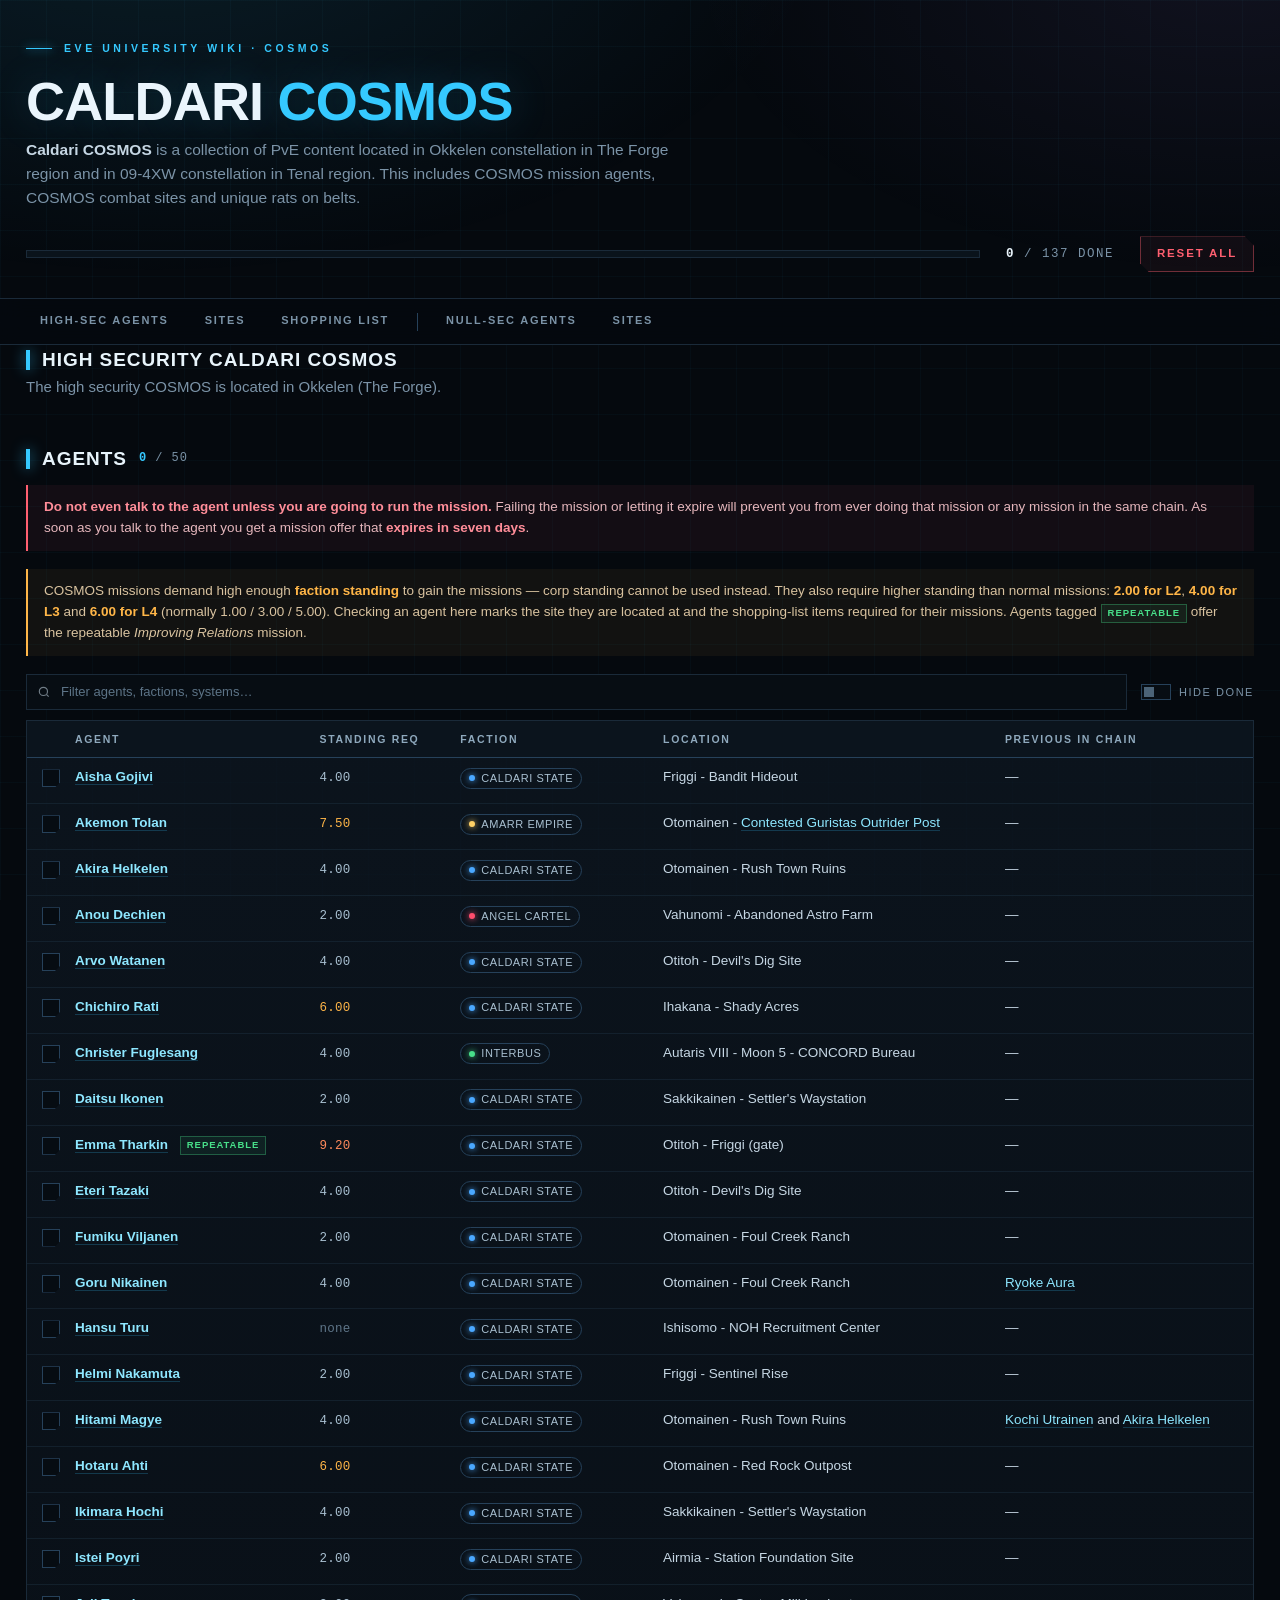
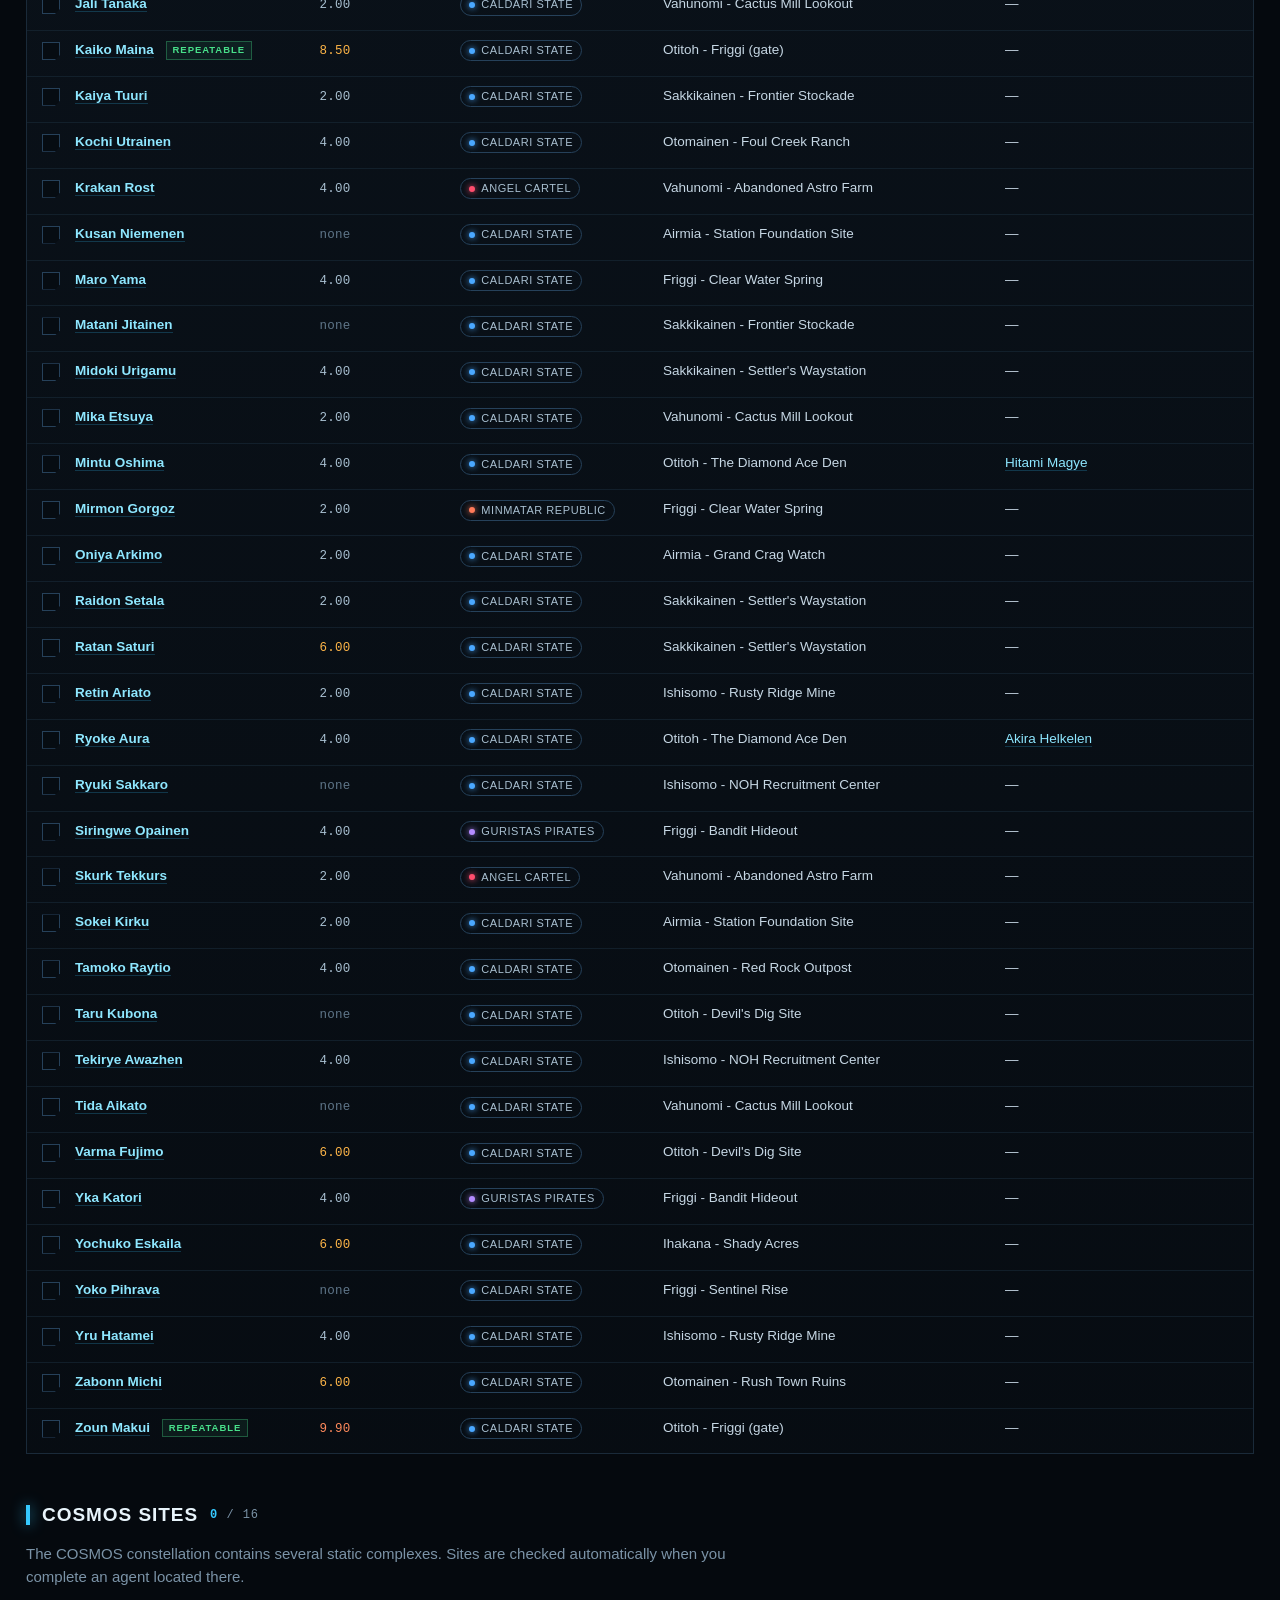
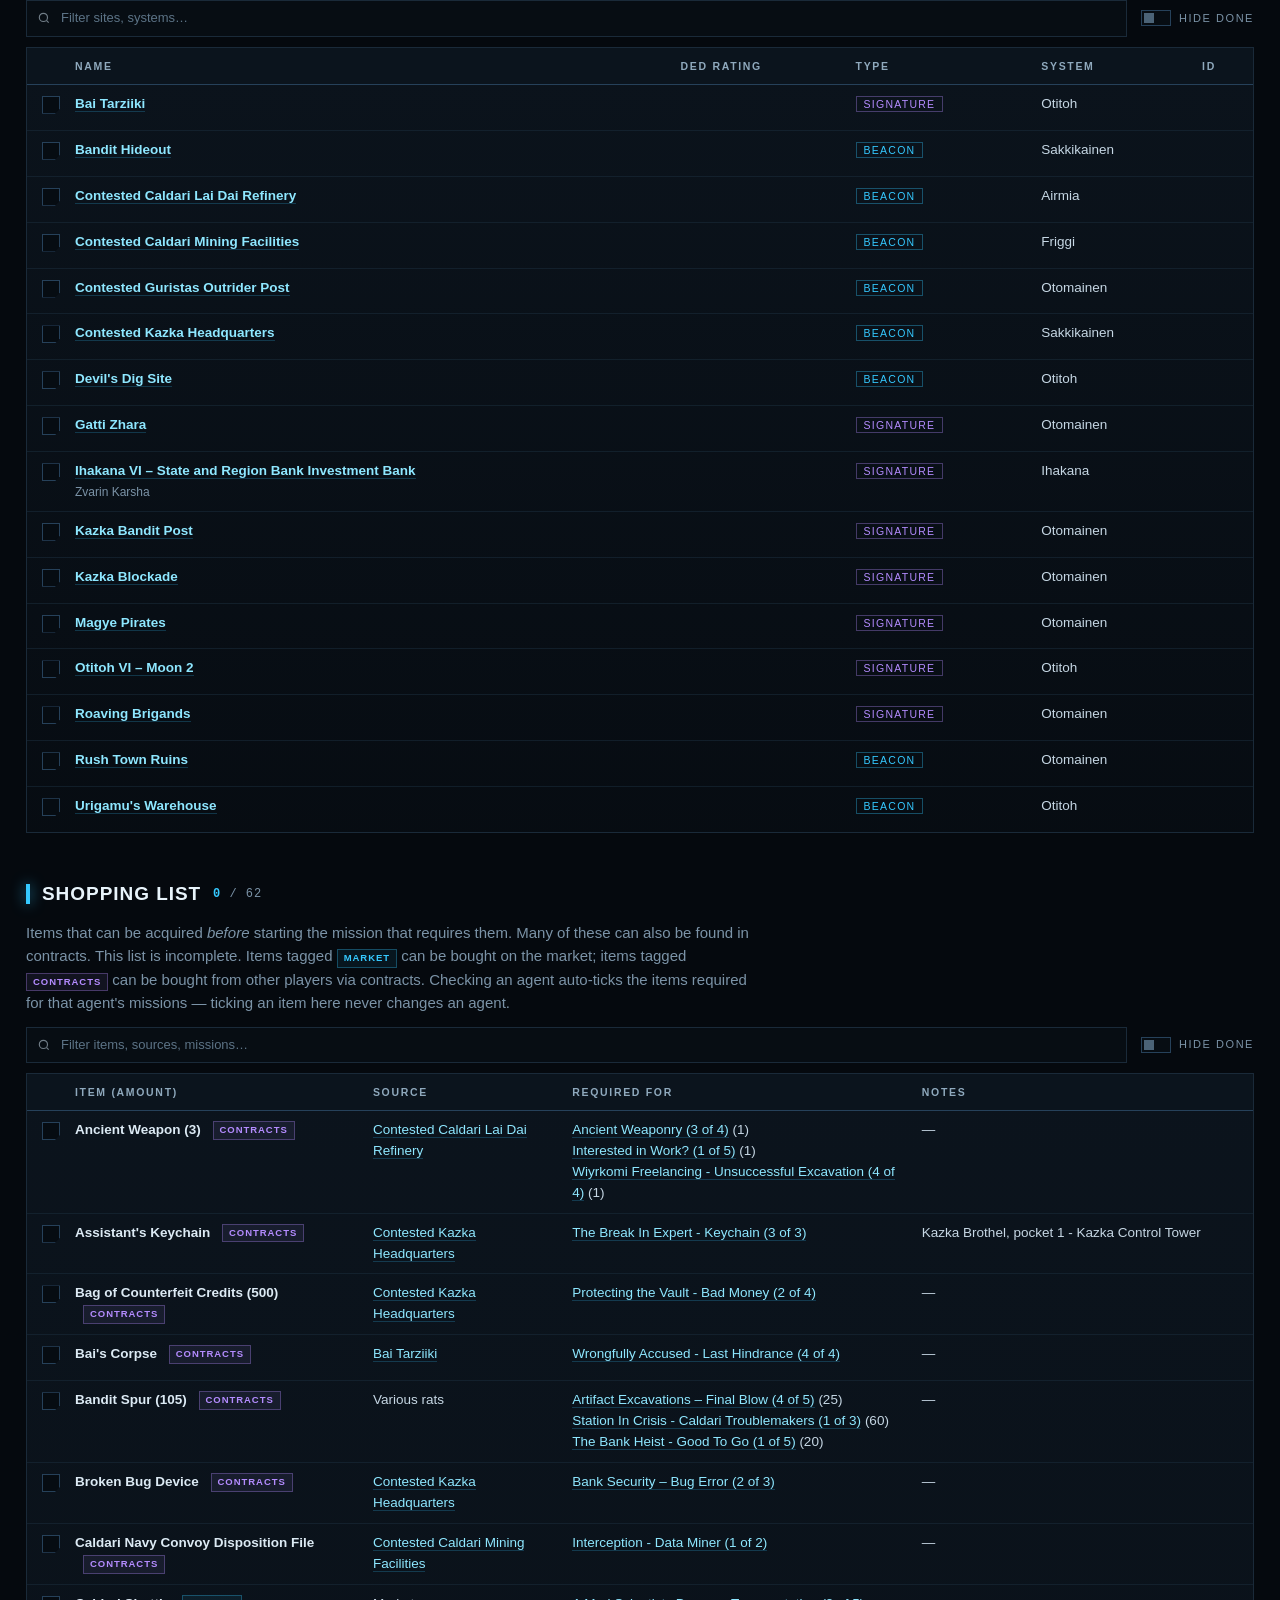
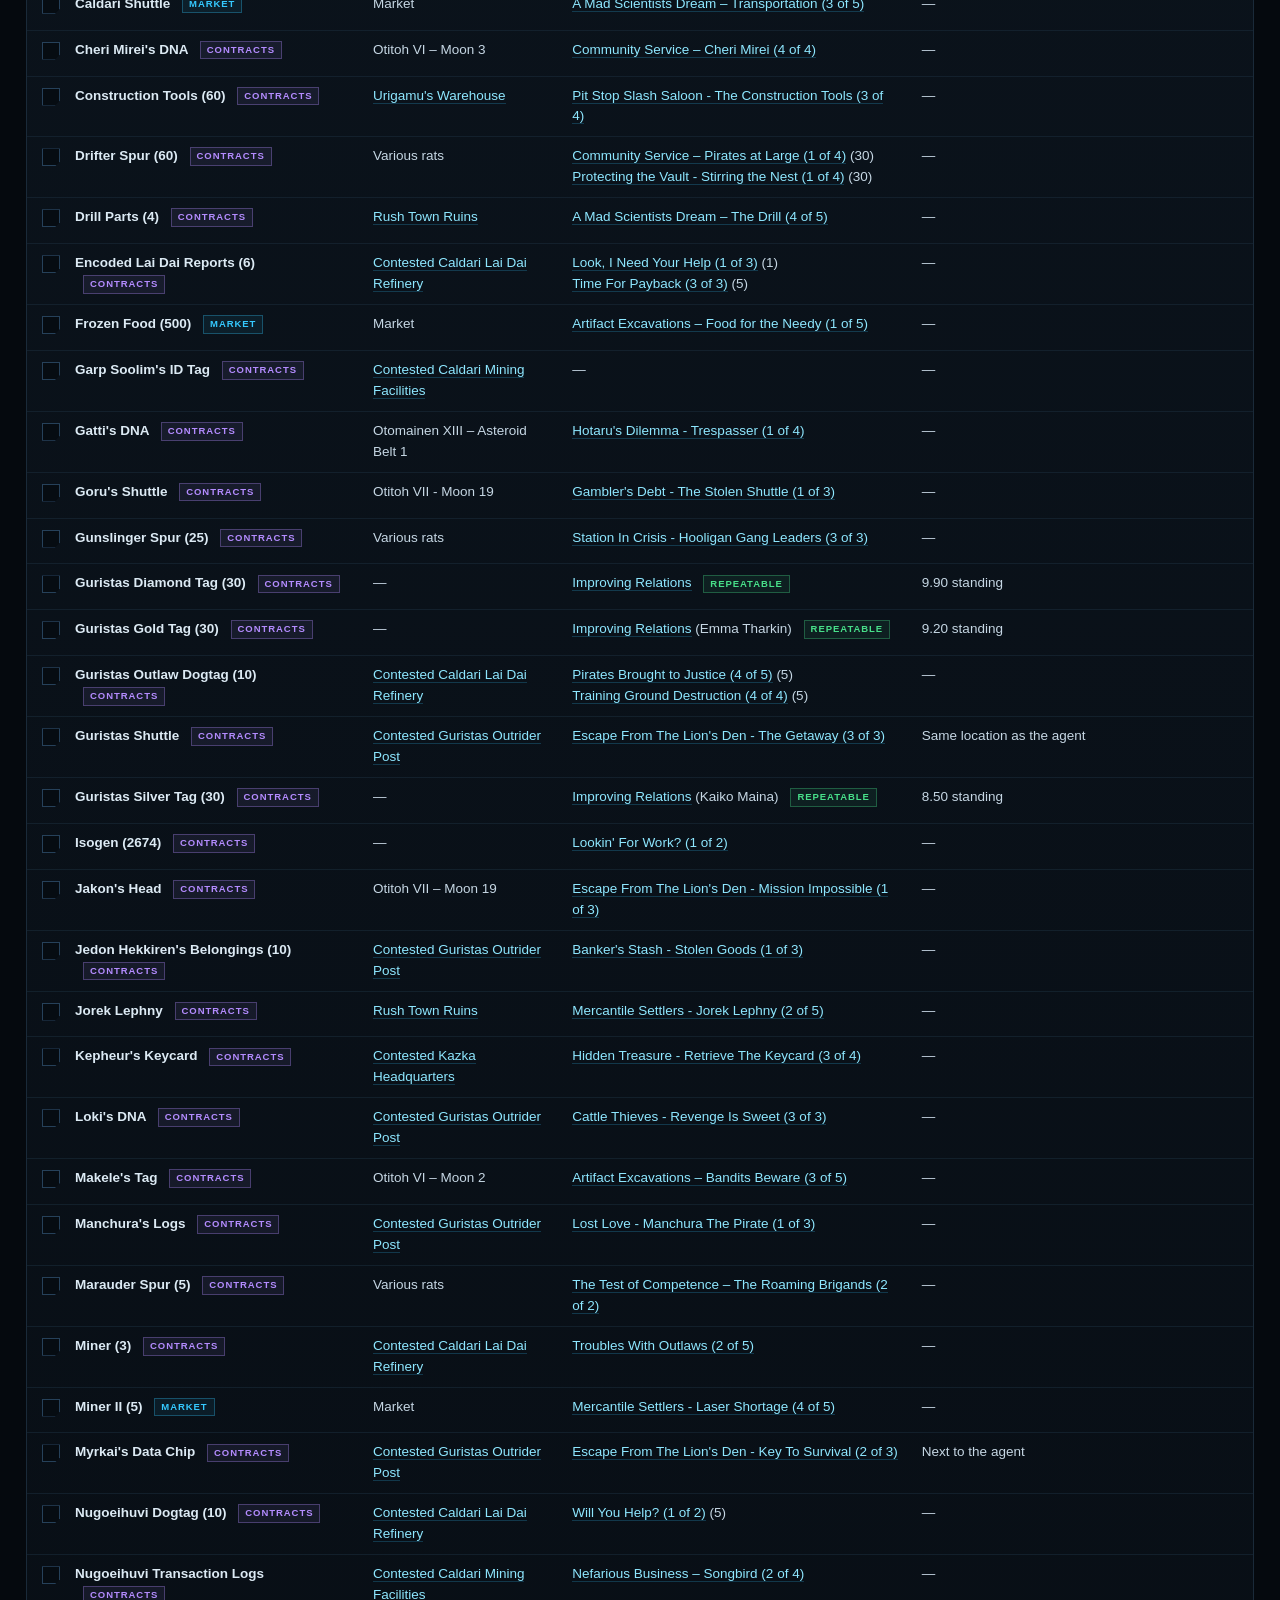
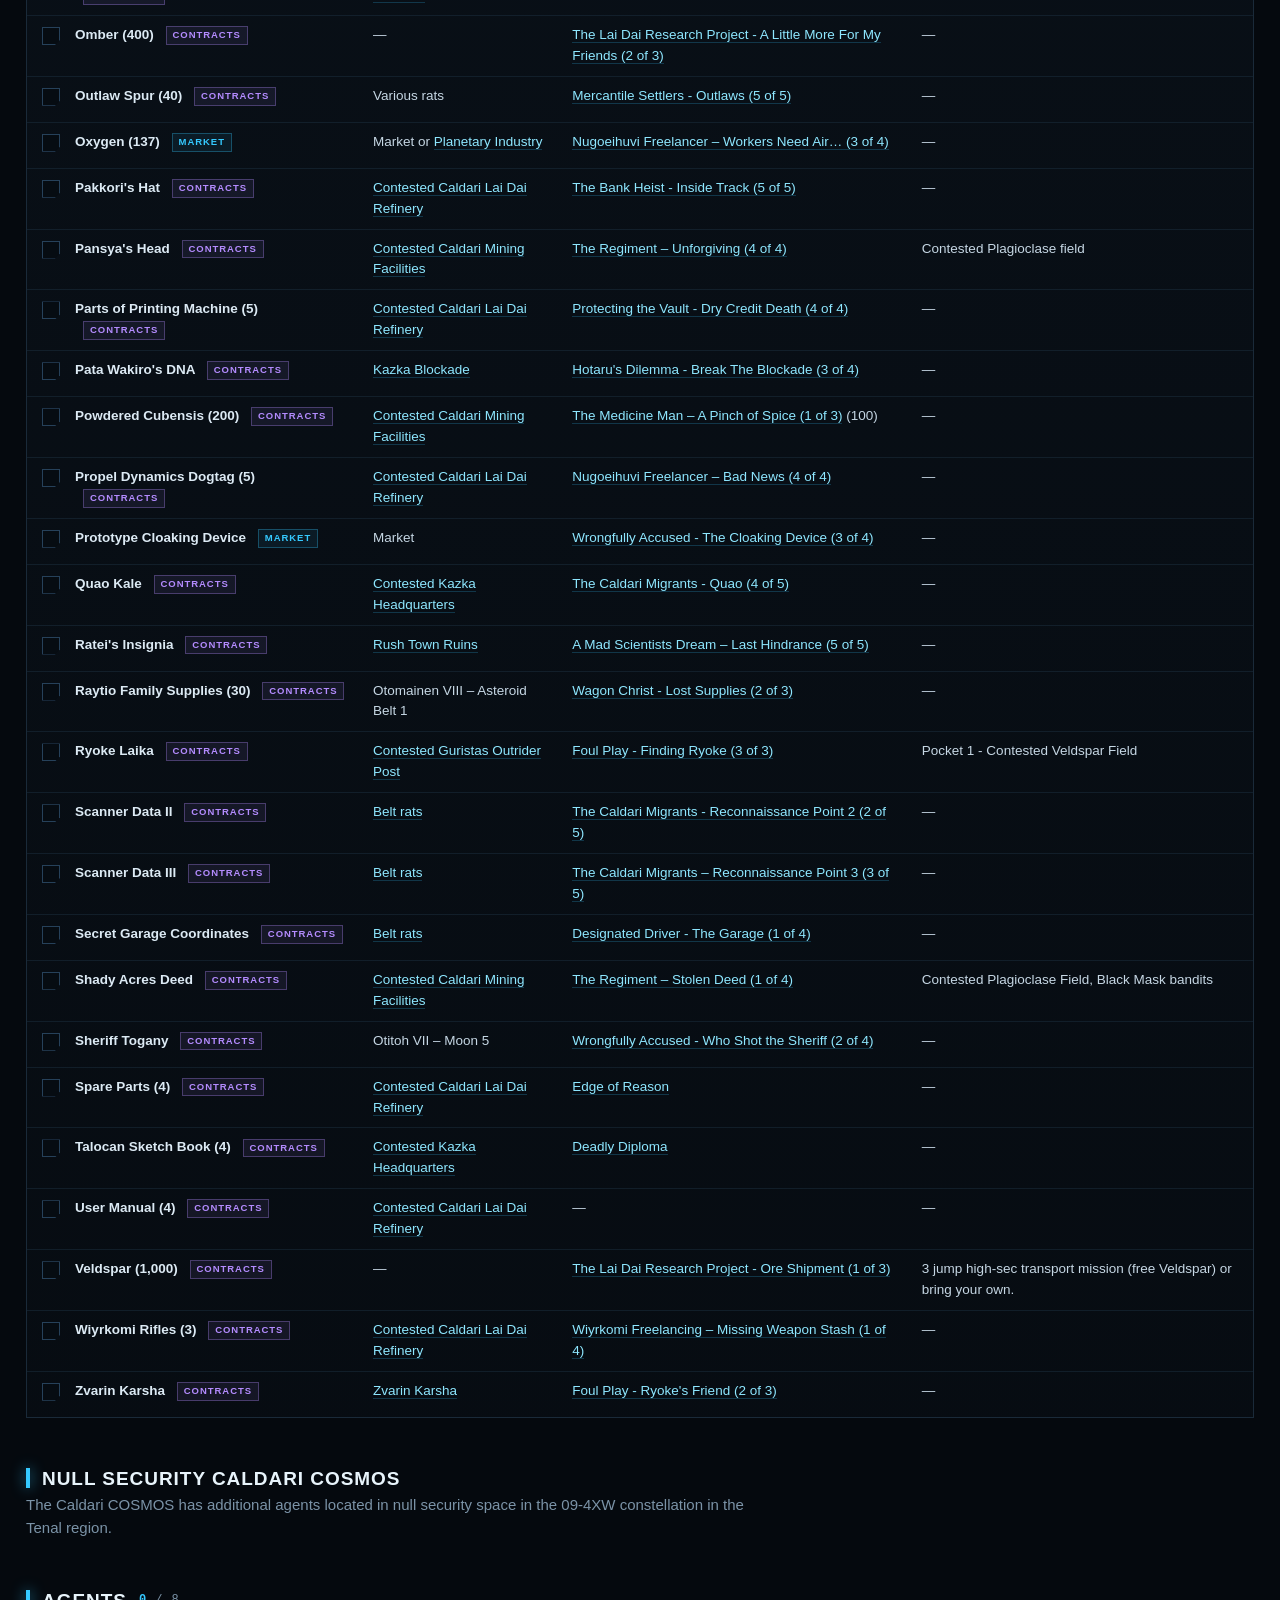
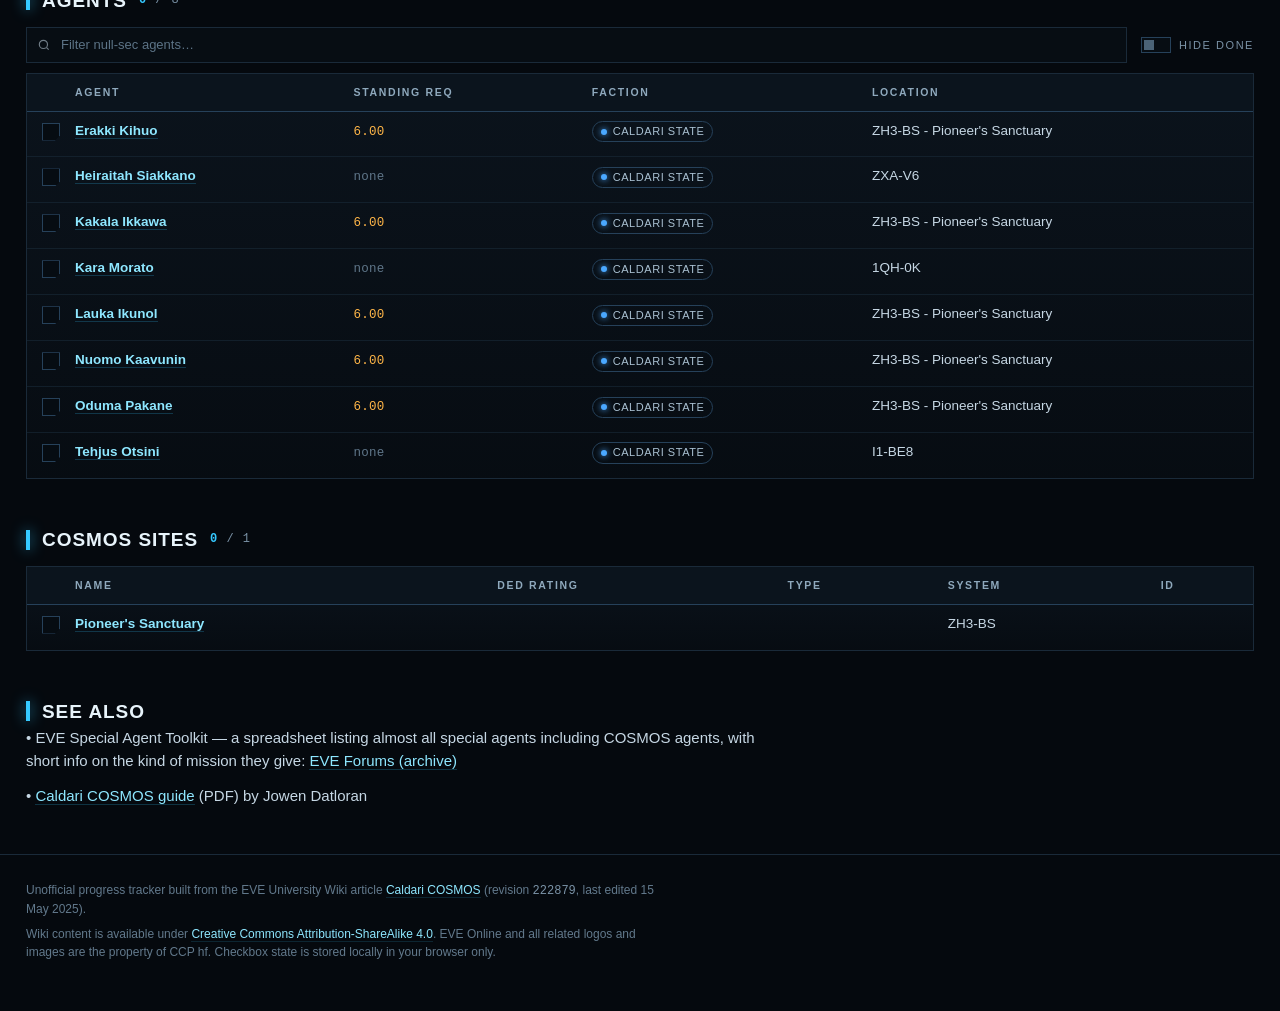
<file: caldari-cosmos.html>
<!DOCTYPE html>
<html lang="en">
<head>
<meta charset="utf-8">
<meta name="viewport" content="width=device-width, initial-scale=1">
<title>Caldari COSMOS — Mission Tracker</title>
<meta name="description" content="Caldari COSMOS agent, site and shopping-list tracker with persistent progress checkboxes.">
<link rel="icon" href="data:image/svg+xml,%3Csvg xmlns='http://www.w3.org/2000/svg' viewBox='0 0 32 32'%3E%3Crect width='32' height='32' fill='%23050a0e'/%3E%3Cpath d='M6 24 16 6l10 18-10-4z' fill='none' stroke='%2335c9ff' stroke-width='2'/%3E%3C/svg%3E">
<style>
*,*::before,*::after{box-sizing:border-box}
:root{
  --bg:#05090e;--bg2:#080e15;--panel:#0b131c;--panel2:#0e1823;
  --line:#1a2a39;--line2:#26415a;--text:#c6d7e4;--dim:#7b93a7;
  --cyan:#35c9ff;--cyan2:#8ee7ff;--green:#48e08a;--amber:#ffb648;
  --red:#ff5f70;--violet:#b48cff;
  --mono:ui-monospace,SFMono-Regular,"Cascadia Mono","Roboto Mono",Menlo,Consolas,monospace;
}
html{scroll-behavior:smooth;scroll-padding-top:104px}
body{
  margin:0;font-family:"Segoe UI",Inter,Roboto,"Helvetica Neue",Arial,sans-serif;
  background:var(--bg);color:var(--text);font-size:15px;line-height:1.55;
  -webkit-font-smoothing:antialiased;text-rendering:optimizeLegibility;
}
body::before{
  content:"";position:fixed;inset:0;z-index:0;pointer-events:none;
  background:
    radial-gradient(1100px 620px at 12% -12%,rgba(53,201,255,.11),transparent 62%),
    radial-gradient(900px 520px at 96% -4%,rgba(180,140,255,.07),transparent 60%),
    linear-gradient(rgba(53,201,255,.032) 1px,transparent 1px),
    linear-gradient(90deg,rgba(53,201,255,.032) 1px,transparent 1px);
  background-size:auto,auto,46px 46px,46px 46px;
}
a{color:var(--cyan2);text-decoration:none;border-bottom:1px solid rgba(53,201,255,.22);transition:color .15s,border-color .15s}
a:hover{color:#fff;border-bottom-color:var(--cyan)}
.wrap{max-width:1300px;margin:0 auto;padding:0 26px;position:relative;z-index:1}
.sr-only{position:absolute;width:1px;height:1px;padding:0;margin:-1px;overflow:hidden;clip:rect(0 0 0 0);white-space:nowrap;border:0}

/* ---------- header ---------- */
.top{padding:40px 0 26px}
.eyebrow{display:flex;align-items:center;gap:12px;font-size:10.5px;letter-spacing:.34em;text-transform:uppercase;color:var(--cyan);font-weight:600}
.eyebrow::before{content:"";width:26px;height:1px;background:var(--cyan);box-shadow:0 0 10px var(--cyan)}
h1{
  margin:.32em 0 .18em;font-size:clamp(30px,4.6vw,54px);line-height:1.02;font-weight:700;
  letter-spacing:-.015em;text-transform:uppercase;color:#eaf5fc;
  text-shadow:0 0 42px rgba(53,201,255,.22);
}
h1 em{font-style:normal;color:var(--cyan)}
.lede{max-width:78ch;color:var(--dim);font-size:15.5px;margin:0}
.lede strong{color:var(--text);font-weight:600}
.hud{display:flex;flex-wrap:wrap;align-items:center;gap:14px 26px;margin-top:26px}
.meter{position:relative;flex:1 1 280px;min-width:220px;height:8px;background:#0a131b;border:1px solid var(--line);overflow:hidden}
.meter i{display:block;height:100%;width:0;background:linear-gradient(90deg,#147d9e,var(--cyan) 70%,#c8f4ff);box-shadow:0 0 16px rgba(53,201,255,.55);transition:width .35s ease}
.hud-stat{font-family:var(--mono);font-size:12.5px;letter-spacing:.12em;color:var(--dim);text-transform:uppercase;white-space:nowrap}
.hud-stat b{color:#eaf5fc;font-weight:600}
.btn{
  appearance:none;cursor:pointer;font:inherit;font-size:11.5px;font-weight:600;letter-spacing:.16em;
  text-transform:uppercase;color:var(--cyan);background:rgba(53,201,255,.06);
  border:1px solid rgba(53,201,255,.4);padding:8px 16px;border-radius:0;
  clip-path:polygon(0 0,calc(100% - 9px) 0,100% 9px,100% 100%,9px 100%,0 calc(100% - 9px));
  transition:background .15s,color .15s,box-shadow .15s;
}
.btn:hover{background:rgba(53,201,255,.16);color:#fff;box-shadow:0 0 18px rgba(53,201,255,.25)}
.btn.danger{color:var(--red);border-color:rgba(255,95,112,.4);background:rgba(255,95,112,.05)}
.btn.danger:hover{background:rgba(255,95,112,.14);box-shadow:0 0 18px rgba(255,95,112,.2)}
.btn:focus-visible{outline:2px solid var(--cyan2);outline-offset:2px}

/* ---------- nav ---------- */
.nav{position:sticky;top:0;z-index:20;background:rgba(5,9,14,.86);backdrop-filter:blur(12px);border-top:1px solid var(--line);border-bottom:1px solid var(--line)}
.nav .wrap{display:flex;align-items:center;gap:8px;overflow-x:auto;padding-top:0;padding-bottom:0;scrollbar-width:none}
.nav .wrap::-webkit-scrollbar{display:none}
.nav a{
  flex:0 0 auto;border:0;padding:13px 14px;font-size:11px;font-weight:600;letter-spacing:.16em;
  text-transform:uppercase;color:var(--dim);border-bottom:2px solid transparent;
}
.nav a:hover{color:var(--cyan2);border-bottom-color:rgba(53,201,255,.5);background:rgba(53,201,255,.05)}
.nav .sep{flex:0 0 auto;width:1px;height:18px;background:var(--line2);margin:0 6px}

/* ---------- sections ---------- */
main{padding:34px 0 60px}
.sec{margin:0 0 46px;scroll-margin-top:110px}
.sec-head{display:flex;flex-wrap:wrap;align-items:flex-end;justify-content:space-between;gap:10px 20px;margin-bottom:12px}
h2{display:flex;align-items:center;gap:12px;margin:0;font-size:19px;letter-spacing:.05em;text-transform:uppercase;color:#e8f4fb;font-weight:600}
h2::before{content:"";width:4px;height:20px;background:var(--cyan);box-shadow:0 0 14px rgba(53,201,255,.7)}
h2 .count{font-family:var(--mono);font-size:12px;letter-spacing:.08em;color:var(--dim);font-weight:400}
h2 .count b{color:var(--cyan);font-weight:600}
h3{margin:26px 0 10px;font-size:15px;letter-spacing:.1em;text-transform:uppercase;color:var(--cyan2);font-weight:600}
p{margin:0 0 12px;max-width:88ch}
.muted{color:var(--dim)}
.note{
  margin:0 0 18px;padding:12px 16px;background:rgba(255,182,72,.055);
  border-left:2px solid var(--amber);color:#d9c3a0;font-size:13.5px;max-width:none;
}
.note strong{color:var(--amber)}
.danger-note{
  margin:0 0 18px;padding:12px 16px;background:rgba(255,95,112,.06);
  border-left:2px solid var(--red);color:#e6b7bd;font-size:13.5px;max-width:none;
}
.danger-note strong{color:#ff8d99}

/* ---------- toolbar ---------- */
.toolbar{display:flex;flex-wrap:wrap;align-items:center;gap:10px 14px;margin:0 0 10px}
.search{
  flex:1 1 240px;min-width:180px;display:flex;align-items:center;gap:8px;
  background:#070d13;border:1px solid var(--line);padding:6px 10px;
}
.search svg{flex:0 0 auto;opacity:.55}
.search input{
  flex:1;background:none;border:0;outline:none;color:var(--text);font:inherit;font-size:13px;min-width:0;
}
.search input::placeholder{color:#5c7386}
.search:focus-within{border-color:var(--line2);box-shadow:0 0 0 1px rgba(53,201,255,.2)}
.toggle{display:inline-flex;align-items:center;gap:8px;cursor:pointer;font-size:11px;letter-spacing:.14em;text-transform:uppercase;color:var(--dim);user-select:none}
.toggle input{position:absolute;opacity:0;width:1px;height:1px}
.toggle .sw{width:30px;height:16px;border:1px solid var(--line2);background:#070d13;position:relative;transition:.18s}
.toggle .sw::after{content:"";position:absolute;top:2px;left:2px;width:10px;height:10px;background:#4b6377;transition:.18s}
.toggle input:checked + .sw{border-color:rgba(53,201,255,.6);background:rgba(53,201,255,.12)}
.toggle input:checked + .sw::after{left:16px;background:var(--cyan);box-shadow:0 0 10px var(--cyan)}
.toggle input:focus-visible + .sw{outline:2px solid var(--cyan2);outline-offset:2px}

/* ---------- tables ---------- */
.tbl-wrap{border:1px solid var(--line);background:linear-gradient(180deg,rgba(14,24,35,.72),rgba(8,14,21,.72));overflow:auto;max-height:none}
table{width:100%;border-collapse:collapse;font-size:13.5px;min-width:720px}
thead th{
  position:sticky;top:0;z-index:3;background:#0b141d;text-align:left;font-weight:600;
  font-size:10.5px;letter-spacing:.16em;text-transform:uppercase;color:#8fa9bd;
  padding:10px 12px;border-bottom:1px solid var(--line2);white-space:nowrap;
}
tbody td{padding:9px 12px;border-bottom:1px solid rgba(26,42,57,.6);vertical-align:top}
tbody tr:last-child td{border-bottom:0}
tbody tr{transition:background .12s}
tbody tr:hover{background:rgba(53,201,255,.045)}
tbody tr.done{background:rgba(72,224,138,.025)}
tbody tr.done:hover{background:rgba(72,224,138,.055)}
tbody tr.done > td{opacity:.56}
tbody tr.done > td.chk-cell,tbody tr.done > td.main,tbody tr.done .badge{opacity:1}
tbody tr.done > td.main a{text-decoration:line-through;text-decoration-color:rgba(72,224,138,.55);text-decoration-thickness:1px}
td.main{font-weight:600;color:#dceaf4}
td.main .sub{display:block;font-weight:400;font-size:12px;color:var(--dim);margin-top:1px}
td.chk-cell{width:36px;padding-right:0;text-align:center}
th.chk-cell{width:36px;padding-right:0}
.num{font-family:var(--mono);font-variant-numeric:tabular-nums;font-size:12.5px;letter-spacing:.02em;white-space:nowrap}
.standing{color:#a9c0d1}
.standing.high{color:var(--amber)}
.standing.max{color:#ff8a5c}
.standing.none{color:#5f7689}
.mono{font-family:var(--mono);font-size:12px;color:var(--dim)}
.nowrap{white-space:nowrap}

/* checkboxes */
.chk{display:inline-flex;position:relative;line-height:0;cursor:pointer;padding:2px}
.chk input{position:absolute;opacity:0;width:1px;height:1px}
.chk .box{
  width:18px;height:18px;display:block;position:relative;background:#060c12;
  border:1px solid var(--line2);transition:background .15s,border-color .15s,box-shadow .15s;
  clip-path:polygon(0 0,100% 0,100% calc(100% - 5px),calc(100% - 5px) 100%,0 100%);
}
.chk input:checked + .box{background:rgba(72,224,138,.14);border-color:rgba(72,224,138,.85);box-shadow:0 0 12px rgba(72,224,138,.25)}
.chk input:checked + .box::after{
  content:"";position:absolute;left:5px;top:1px;width:5px;height:10px;
  border-right:2px solid var(--green);border-bottom:2px solid var(--green);transform:rotate(40deg);
}
tr.derived .chk .box{border-color:rgba(53,201,255,.8);background:rgba(53,201,255,.13);box-shadow:0 0 12px rgba(53,201,255,.28)}
tr.derived .chk input:checked + .box::after{border-color:var(--cyan)}
.chk input:focus-visible + .box{outline:2px solid var(--cyan2);outline-offset:2px}
.chk:hover .box{border-color:var(--cyan)}

/* badges */
.badge{
  display:inline-block;margin-left:8px;padding:1px 6px;font-size:9.5px;font-weight:600;
  letter-spacing:.1em;text-transform:uppercase;vertical-align:2px;white-space:nowrap;
  color:var(--cyan);background:rgba(53,201,255,.08);border:1px solid rgba(53,201,255,.3);
}
.badge.manual{color:var(--green);background:rgba(72,224,138,.07);border-color:rgba(72,224,138,.3)}
.tag{
  display:inline-block;padding:1px 6px;font-size:9.5px;font-weight:600;
  letter-spacing:.1em;text-transform:uppercase;white-space:nowrap;
}
.tags{display:inline-flex;flex-wrap:wrap;align-items:center;gap:4px;margin-left:8px;vertical-align:middle}
.tag.src{color:var(--cyan);background:rgba(53,201,255,.07);border:1px solid rgba(53,201,255,.3)}
.tag.src.alt{color:var(--violet);background:rgba(180,140,255,.08);border:1px solid rgba(180,140,255,.32)}
.tag.rep{color:var(--green);background:rgba(72,224,138,.07);border:1px solid rgba(72,224,138,.32)}

/* faction chips */
.chip{
  display:inline-flex;align-items:center;gap:6px;padding:1px 8px;font-size:11px;letter-spacing:.05em;
  text-transform:uppercase;color:#a9c0d1;border:1px solid var(--line2);border-radius:99px;white-space:nowrap;
}
.chip::before{content:"";width:6px;height:6px;border-radius:50%;background:#7b93a7;box-shadow:0 0 6px currentColor}
.f-caldari::before{background:#4aa8ff;color:#4aa8ff}
.f-amarr::before{background:#ffd166;color:#ffd166}
.f-minmatar::before{background:#ff7a59;color:#ff7a59}
.f-angel::before{background:#ff4d6d;color:#ff4d6d}
.f-guristas::before{background:#b48cff;color:#b48cff}
.f-interbus::before{background:#48e08a;color:#48e08a}
.f-other::before{background:#7b93a7;color:#7b93a7}

/* type pills */
.type{font-size:10.5px;letter-spacing:.12em;text-transform:uppercase;color:#9db4c6;border:1px solid var(--line2);padding:1px 7px}
.type.sig{color:var(--violet);border-color:rgba(180,140,255,.35)}
.type.beacon{color:var(--cyan);border-color:rgba(53,201,255,.35)}

/* hidden / filtered */
table.hide-done tbody tr.done{display:none}
tbody tr[hidden]{display:none}
.empty{display:none;padding:18px 14px;color:var(--dim);font-size:13px}
.tbl-wrap.is-empty .empty{display:block}

/* footer */
footer{border-top:1px solid var(--line);padding:26px 0 44px;color:#62798c;font-size:12px;position:relative;z-index:1}
footer p{margin:0 0 6px;max-width:95ch}
footer a{border-bottom-color:rgba(53,201,255,.15)}

/* ---------- responsive ---------- */
@media (max-width:820px){
  .wrap{padding:0 16px}
  .top{padding:28px 0 20px}
  .tbl-wrap{border:0;background:none;overflow:visible}
  table{min-width:0;display:block}
  thead{display:none}
  tbody{display:block}
  tbody tr{display:block;border:1px solid var(--line);background:rgba(14,24,35,.8);margin:0 0 10px;padding:6px 10px 8px}
  tbody tr:last-child{margin-bottom:0}
  tbody td{display:block;padding:5px 0;border:0}
  tbody td::before{
    content:attr(data-label);display:block;font-size:9.5px;letter-spacing:.14em;
    text-transform:uppercase;color:#5f7689;margin-bottom:2px;
  }
  tbody td.chk-cell{position:absolute;top:10px;right:11px;padding:0}
  tbody tr{position:relative;padding:9px 46px 10px 12px}
  tbody td.chk-cell::before{content:none}
  td.main{font-size:14px}
  .tags{display:flex;margin:6px 0 0}
  h2{font-size:16px}
  .hud{gap:12px 18px}
}
@media (prefers-reduced-motion:reduce){
  html{scroll-behavior:auto}
  *{transition:none!important;animation:none!important}
}
@media print{
  body{background:#fff;color:#111}
  body::before,.nav,.toolbar,.hud .btn,.hud .meter{display:none}
  .wrap{max-width:none;padding:0}
  h1,h2,td.main{color:#000}
  .tbl-wrap{border-color:#bbb;background:none;overflow:visible}
  table{min-width:0}
  thead th{position:static;background:#eee;color:#000;border-color:#bbb}
  tbody td{border-color:#ddd}
  a{color:#000;border:0}
  tr.done{opacity:1}
  tr.done > td{opacity:1}
  table.hide-done tbody tr.done{display:table-row}
  tbody tr[hidden]{display:table-row}
  .badge{color:#000;border-color:#999}
}
</style>
</head>
<body>

<header class="top">
  <div class="wrap">
    <div class="eyebrow">EVE University Wiki &middot; COSMOS</div>
    <h1>Caldari <em>COSMOS</em></h1>
    <p class="lede"><strong>Caldari COSMOS</strong> is a collection of PvE content located in Okkelen constellation in The Forge region and in 09-4XW constellation in Tenal region. This includes COSMOS mission agents, COSMOS combat sites and unique rats on belts.</p>

    <div class="hud">
      <div class="meter" role="progressbar" aria-label="Overall completion" aria-valuemin="0" aria-valuemax="100" aria-valuenow="0" id="global-meter"><i></i></div>
      <div class="hud-stat" id="global-stat"><b>0</b> / 0 done</div>
      <button class="btn danger" id="reset-all" type="button">Reset all</button>
    </div>
  </div>
</header>

<nav class="nav" aria-label="Sections">
  <div class="wrap">
    <a href="#agents-high">High-sec Agents</a>
    <a href="#sites-high">Sites</a>
    <a href="#shopping">Shopping list</a>
    <span class="sep" aria-hidden="true"></span>
    <a href="#agents-null">Null-sec Agents</a>
    <a href="#sites-null">Sites</a>
  </div>
</nav>

<noscript>
  <div class="wrap">
    <p class="note">JavaScript is disabled &mdash; checkboxes will still render, but progress will not be saved and the mission &rarr; site/shopping links will not work.</p>
  </div>
</noscript>

<main class="wrap">

  <section class="sec" id="high-sec">
    <h2>High security Caldari COSMOS</h2>
    <p class="muted">The high security COSMOS is located in Okkelen (The Forge).</p>
  </section>

  <section class="sec" id="agents-high">
    <div class="sec-head">
      <h2>Agents <span class="count" data-count="agents-high"><b>0</b> / 0</span></h2>
    </div>

    <div class="danger-note">
      <strong>Do not even talk to the agent unless you are going to run the mission.</strong>
      Failing the mission or letting it expire will prevent you from ever doing that mission or any mission in the same chain. As soon as you talk to the agent you get a mission offer that <strong>expires in seven days</strong>.
    </div>
    <p class="note">
      COSMOS missions demand high enough <strong>faction standing</strong> to gain the missions &mdash; corp standing cannot be used instead.
      They also require higher standing than normal missions: <strong>2.00 for L2</strong>, <strong>4.00 for L3</strong> and <strong>6.00 for L4</strong>
      (normally 1.00 / 3.00 / 5.00). Checking an agent here marks the site they are located at and the shopping-list items required for their missions.
      Agents tagged <span class="tag rep">Repeatable</span> offer the repeatable <em>Improving Relations</em> mission.
    </p>

    <div class="toolbar">
      <label class="search">
        <svg width="14" height="14" viewBox="0 0 24 24" fill="none" stroke="currentColor" stroke-width="2" aria-hidden="true"><circle cx="11" cy="11" r="7"/><path d="m20 20-3.5-3.5"/></svg>
        <input type="search" placeholder="Filter agents, factions, systems…" aria-label="Filter high-sec agents" data-filter="agents-high">
      </label>
      <label class="toggle"><input type="checkbox" data-hide="agents-high"><span class="sw" aria-hidden="true"></span>Hide done</label>
    </div>

    <div class="tbl-wrap">
      <table data-kind="agent" data-scope="agents-high">
        <thead>
          <tr>
            <th class="chk-cell"><span class="sr-only">Done</span></th>
            <th scope="col">Agent</th>
            <th scope="col">Standing req</th>
            <th scope="col">Faction</th>
            <th scope="col">Location</th>
            <th scope="col">Previous in chain</th>
          </tr>
        </thead>
        <tbody>
          <tr data-name="Aisha Gojivi" data-system="Friggi" data-site="Bandit Hideout">
            <td class="chk-cell"><label class="chk"><input type="checkbox" aria-label="Aisha Gojivi done"><span class="box"></span></label></td>
            <td class="main" data-label="Agent"><a href="https://wiki.eveuniversity.org/Aisha_Gojivi">Aisha Gojivi</a></td>
            <td data-label="Standing"><span class="num standing">4.00</span></td>
            <td data-label="Faction"><span class="chip f-caldari">Caldari State</span></td>
            <td data-label="Location">Friggi - Bandit Hideout</td>
            <td data-label="Chain">&mdash;</td>
          </tr>
          <tr data-name="Akemon Tolan" data-system="Otomainen" data-site="Contested Guristas Outrider Post">
            <td class="chk-cell"><label class="chk"><input type="checkbox" aria-label="Akemon Tolan done"><span class="box"></span></label></td>
            <td class="main" data-label="Agent"><a href="https://wiki.eveuniversity.org/Akemon_Tolan">Akemon Tolan</a></td>
            <td data-label="Standing"><span class="num standing high">7.50</span></td>
            <td data-label="Faction"><span class="chip f-amarr">Amarr Empire</span></td>
            <td data-label="Location">Otomainen - <a href="https://wiki.eveuniversity.org/Contested_Guristas_Outrider_Post">Contested Guristas Outrider Post</a></td>
            <td data-label="Chain">&mdash;</td>
          </tr>
          <tr data-name="Akira Helkelen" data-system="Otomainen" data-site="Rush Town Ruins">
            <td class="chk-cell"><label class="chk"><input type="checkbox" aria-label="Akira Helkelen done"><span class="box"></span></label></td>
            <td class="main" data-label="Agent"><a href="https://wiki.eveuniversity.org/Akira_Helkelen">Akira Helkelen</a></td>
            <td data-label="Standing"><span class="num standing">4.00</span></td>
            <td data-label="Faction"><span class="chip f-caldari">Caldari State</span></td>
            <td data-label="Location">Otomainen - Rush Town Ruins</td>
            <td data-label="Chain">&mdash;</td>
          </tr>
          <tr data-name="Anou Dechien" data-system="Vahunomi" data-site="Abandoned Astro Farm">
            <td class="chk-cell"><label class="chk"><input type="checkbox" aria-label="Anou Dechien done"><span class="box"></span></label></td>
            <td class="main" data-label="Agent"><a href="https://wiki.eveuniversity.org/Anou_Dechien">Anou Dechien</a></td>
            <td data-label="Standing"><span class="num standing">2.00</span></td>
            <td data-label="Faction"><span class="chip f-angel">Angel Cartel</span></td>
            <td data-label="Location">Vahunomi - Abandoned Astro Farm</td>
            <td data-label="Chain">&mdash;</td>
          </tr>
          <tr data-name="Arvo Watanen" data-system="Otitoh" data-site="Devil's Dig Site">
            <td class="chk-cell"><label class="chk"><input type="checkbox" aria-label="Arvo Watanen done"><span class="box"></span></label></td>
            <td class="main" data-label="Agent"><a href="https://wiki.eveuniversity.org/Arvo_Watanen">Arvo Watanen</a></td>
            <td data-label="Standing"><span class="num standing">4.00</span></td>
            <td data-label="Faction"><span class="chip f-caldari">Caldari State</span></td>
            <td data-label="Location">Otitoh - Devil's Dig Site</td>
            <td data-label="Chain">&mdash;</td>
          </tr>
          <tr data-name="Chichiro Rati" data-system="Ihakana" data-site="Shady Acres">
            <td class="chk-cell"><label class="chk"><input type="checkbox" aria-label="Chichiro Rati done"><span class="box"></span></label></td>
            <td class="main" data-label="Agent"><a href="https://wiki.eveuniversity.org/Chichiro_Rati">Chichiro Rati</a></td>
            <td data-label="Standing"><span class="num standing high">6.00</span></td>
            <td data-label="Faction"><span class="chip f-caldari">Caldari State</span></td>
            <td data-label="Location">Ihakana - Shady Acres</td>
            <td data-label="Chain">&mdash;</td>
          </tr>
          <tr data-name="Christer Fuglesang" data-system="Autaris" data-site="Moon 5 - CONCORD Bureau">
            <td class="chk-cell"><label class="chk"><input type="checkbox" aria-label="Christer Fuglesang done"><span class="box"></span></label></td>
            <td class="main" data-label="Agent"><a href="https://wiki.eveuniversity.org/Christer_Fuglesang">Christer Fuglesang</a></td>
            <td data-label="Standing"><span class="num standing">4.00</span></td>
            <td data-label="Faction"><span class="chip f-interbus">InterBus</span></td>
            <td data-label="Location">Autaris VIII - Moon 5 - CONCORD Bureau</td>
            <td data-label="Chain">&mdash;</td>
          </tr>
          <tr data-name="Daitsu Ikonen" data-system="Sakkikainen" data-site="Settler's Waystation">
            <td class="chk-cell"><label class="chk"><input type="checkbox" aria-label="Daitsu Ikonen done"><span class="box"></span></label></td>
            <td class="main" data-label="Agent"><a href="https://wiki.eveuniversity.org/Daitsu_Ikonen">Daitsu Ikonen</a></td>
            <td data-label="Standing"><span class="num standing">2.00</span></td>
            <td data-label="Faction"><span class="chip f-caldari">Caldari State</span></td>
            <td data-label="Location">Sakkikainen - Settler's Waystation</td>
            <td data-label="Chain">&mdash;</td>
          </tr>
          <tr data-name="Emma Tharkin" data-system="Otitoh" data-site="Friggi (gate)">
            <td class="chk-cell"><label class="chk"><input type="checkbox" aria-label="Emma Tharkin done"><span class="box"></span></label></td>
            <td class="main" data-label="Agent"><a href="https://wiki.eveuniversity.org/Emma_Tharkin">Emma Tharkin</a> <span class="tags"><span class="tag rep" title="Offers the repeatable mission Improving Relations">Repeatable</span></span></td>
            <td data-label="Standing"><span class="num standing max">9.20</span></td>
            <td data-label="Faction"><span class="chip f-caldari">Caldari State</span></td>
            <td data-label="Location">Otitoh - Friggi (gate)</td>
            <td data-label="Chain">&mdash;</td>
          </tr>
          <tr data-name="Eteri Tazaki" data-system="Otitoh" data-site="Devil's Dig Site">
            <td class="chk-cell"><label class="chk"><input type="checkbox" aria-label="Eteri Tazaki done"><span class="box"></span></label></td>
            <td class="main" data-label="Agent"><a href="https://wiki.eveuniversity.org/Eteri_Tazaki">Eteri Tazaki</a></td>
            <td data-label="Standing"><span class="num standing">4.00</span></td>
            <td data-label="Faction"><span class="chip f-caldari">Caldari State</span></td>
            <td data-label="Location">Otitoh - Devil's Dig Site</td>
            <td data-label="Chain">&mdash;</td>
          </tr>
          <tr data-name="Fumiku Viljanen" data-system="Otomainen" data-site="Foul Creek Ranch">
            <td class="chk-cell"><label class="chk"><input type="checkbox" aria-label="Fumiku Viljanen done"><span class="box"></span></label></td>
            <td class="main" data-label="Agent"><a href="https://wiki.eveuniversity.org/Fumiku_Viljanen">Fumiku Viljanen</a></td>
            <td data-label="Standing"><span class="num standing">2.00</span></td>
            <td data-label="Faction"><span class="chip f-caldari">Caldari State</span></td>
            <td data-label="Location">Otomainen - Foul Creek Ranch</td>
            <td data-label="Chain">&mdash;</td>
          </tr>
          <tr data-name="Goru Nikainen" data-system="Otomainen" data-site="Foul Creek Ranch">
            <td class="chk-cell"><label class="chk"><input type="checkbox" aria-label="Goru Nikainen done"><span class="box"></span></label></td>
            <td class="main" data-label="Agent"><a href="https://wiki.eveuniversity.org/Goru_Nikainen">Goru Nikainen</a></td>
            <td data-label="Standing"><span class="num standing">4.00</span></td>
            <td data-label="Faction"><span class="chip f-caldari">Caldari State</span></td>
            <td data-label="Location">Otomainen - Foul Creek Ranch</td>
            <td data-label="Chain"><a href="https://wiki.eveuniversity.org/Ryoke_Aura">Ryoke Aura</a></td>
          </tr>
          <tr data-name="Hansu Turu" data-system="Ishisomo" data-site="NOH Recruitment Center">
            <td class="chk-cell"><label class="chk"><input type="checkbox" aria-label="Hansu Turu done"><span class="box"></span></label></td>
            <td class="main" data-label="Agent"><a href="https://wiki.eveuniversity.org/Hansu_Turu">Hansu Turu</a></td>
            <td data-label="Standing"><span class="num standing none">none</span></td>
            <td data-label="Faction"><span class="chip f-caldari">Caldari State</span></td>
            <td data-label="Location">Ishisomo - NOH Recruitment Center</td>
            <td data-label="Chain">&mdash;</td>
          </tr>
          <tr data-name="Helmi Nakamuta" data-system="Friggi" data-site="Sentinel Rise">
            <td class="chk-cell"><label class="chk"><input type="checkbox" aria-label="Helmi Nakamuta done"><span class="box"></span></label></td>
            <td class="main" data-label="Agent"><a href="https://wiki.eveuniversity.org/Helmi_Nakamuta">Helmi Nakamuta</a></td>
            <td data-label="Standing"><span class="num standing">2.00</span></td>
            <td data-label="Faction"><span class="chip f-caldari">Caldari State</span></td>
            <td data-label="Location">Friggi - Sentinel Rise</td>
            <td data-label="Chain">&mdash;</td>
          </tr>
          <tr data-name="Hitami Magye" data-system="Otomainen" data-site="Rush Town Ruins">
            <td class="chk-cell"><label class="chk"><input type="checkbox" aria-label="Hitami Magye done"><span class="box"></span></label></td>
            <td class="main" data-label="Agent"><a href="https://wiki.eveuniversity.org/Hitami_Magye">Hitami Magye</a></td>
            <td data-label="Standing"><span class="num standing">4.00</span></td>
            <td data-label="Faction"><span class="chip f-caldari">Caldari State</span></td>
            <td data-label="Location">Otomainen - Rush Town Ruins</td>
            <td data-label="Chain"><a href="https://wiki.eveuniversity.org/Kochi_Utrainen">Kochi Utrainen</a> and <a href="https://wiki.eveuniversity.org/Akira_Helkelen">Akira Helkelen</a></td>
          </tr>
          <tr data-name="Hotaru Ahti" data-system="Otomainen" data-site="Red Rock Outpost">
            <td class="chk-cell"><label class="chk"><input type="checkbox" aria-label="Hotaru Ahti done"><span class="box"></span></label></td>
            <td class="main" data-label="Agent"><a href="https://wiki.eveuniversity.org/Hotaru_Ahti">Hotaru Ahti</a></td>
            <td data-label="Standing"><span class="num standing high">6.00</span></td>
            <td data-label="Faction"><span class="chip f-caldari">Caldari State</span></td>
            <td data-label="Location">Otomainen - Red Rock Outpost</td>
            <td data-label="Chain">&mdash;</td>
          </tr>
          <tr data-name="Ikimara Hochi" data-system="Sakkikainen" data-site="Settler's Waystation">
            <td class="chk-cell"><label class="chk"><input type="checkbox" aria-label="Ikimara Hochi done"><span class="box"></span></label></td>
            <td class="main" data-label="Agent"><a href="https://wiki.eveuniversity.org/Ikimara_Hochi">Ikimara Hochi</a></td>
            <td data-label="Standing"><span class="num standing">4.00</span></td>
            <td data-label="Faction"><span class="chip f-caldari">Caldari State</span></td>
            <td data-label="Location">Sakkikainen - Settler's Waystation</td>
            <td data-label="Chain">&mdash;</td>
          </tr>
          <tr data-name="Istei Poyri" data-system="Airmia" data-site="Station Foundation Site">
            <td class="chk-cell"><label class="chk"><input type="checkbox" aria-label="Istei Poyri done"><span class="box"></span></label></td>
            <td class="main" data-label="Agent"><a href="https://wiki.eveuniversity.org/Istei_Poyri">Istei Poyri</a></td>
            <td data-label="Standing"><span class="num standing">2.00</span></td>
            <td data-label="Faction"><span class="chip f-caldari">Caldari State</span></td>
            <td data-label="Location">Airmia - Station Foundation Site</td>
            <td data-label="Chain">&mdash;</td>
          </tr>
          <tr data-name="Jali Tanaka" data-system="Vahunomi" data-site="Cactus Mill Lookout">
            <td class="chk-cell"><label class="chk"><input type="checkbox" aria-label="Jali Tanaka done"><span class="box"></span></label></td>
            <td class="main" data-label="Agent"><a href="https://wiki.eveuniversity.org/Jali_Tanaka">Jali Tanaka</a></td>
            <td data-label="Standing"><span class="num standing">2.00</span></td>
            <td data-label="Faction"><span class="chip f-caldari">Caldari State</span></td>
            <td data-label="Location">Vahunomi - Cactus Mill Lookout</td>
            <td data-label="Chain">&mdash;</td>
          </tr>
          <tr data-name="Kaiko Maina" data-system="Otitoh" data-site="Friggi (gate)">
            <td class="chk-cell"><label class="chk"><input type="checkbox" aria-label="Kaiko Maina done"><span class="box"></span></label></td>
            <td class="main" data-label="Agent"><a href="https://wiki.eveuniversity.org/Kaiko_Maina">Kaiko Maina</a> <span class="tags"><span class="tag rep" title="Offers the repeatable mission Improving Relations">Repeatable</span></span></td>
            <td data-label="Standing"><span class="num standing high">8.50</span></td>
            <td data-label="Faction"><span class="chip f-caldari">Caldari State</span></td>
            <td data-label="Location">Otitoh - Friggi (gate)</td>
            <td data-label="Chain">&mdash;</td>
          </tr>
          <tr data-name="Kaiya Tuuri" data-system="Sakkikainen" data-site="Frontier Stockade">
            <td class="chk-cell"><label class="chk"><input type="checkbox" aria-label="Kaiya Tuuri done"><span class="box"></span></label></td>
            <td class="main" data-label="Agent"><a href="https://wiki.eveuniversity.org/Kaiya_Tuuri">Kaiya Tuuri</a></td>
            <td data-label="Standing"><span class="num standing">2.00</span></td>
            <td data-label="Faction"><span class="chip f-caldari">Caldari State</span></td>
            <td data-label="Location">Sakkikainen - Frontier Stockade</td>
            <td data-label="Chain">&mdash;</td>
          </tr>
          <tr data-name="Kochi Utrainen" data-system="Otomainen" data-site="Foul Creek Ranch">
            <td class="chk-cell"><label class="chk"><input type="checkbox" aria-label="Kochi Utrainen done"><span class="box"></span></label></td>
            <td class="main" data-label="Agent"><a href="https://wiki.eveuniversity.org/Kochi_Utrainen">Kochi Utrainen</a></td>
            <td data-label="Standing"><span class="num standing">4.00</span></td>
            <td data-label="Faction"><span class="chip f-caldari">Caldari State</span></td>
            <td data-label="Location">Otomainen - Foul Creek Ranch</td>
            <td data-label="Chain">&mdash;</td>
          </tr>
          <tr data-name="Krakan Rost" data-system="Vahunomi" data-site="Abandoned Astro Farm">
            <td class="chk-cell"><label class="chk"><input type="checkbox" aria-label="Krakan Rost done"><span class="box"></span></label></td>
            <td class="main" data-label="Agent"><a href="https://wiki.eveuniversity.org/Krakan_Rost">Krakan Rost</a></td>
            <td data-label="Standing"><span class="num standing">4.00</span></td>
            <td data-label="Faction"><span class="chip f-angel">Angel Cartel</span></td>
            <td data-label="Location">Vahunomi - Abandoned Astro Farm</td>
            <td data-label="Chain">&mdash;</td>
          </tr>
          <tr data-name="Kusan Niemenen" data-system="Airmia" data-site="Station Foundation Site">
            <td class="chk-cell"><label class="chk"><input type="checkbox" aria-label="Kusan Niemenen done"><span class="box"></span></label></td>
            <td class="main" data-label="Agent"><a href="https://wiki.eveuniversity.org/Kusan_Niemenen">Kusan Niemenen</a></td>
            <td data-label="Standing"><span class="num standing none">none</span></td>
            <td data-label="Faction"><span class="chip f-caldari">Caldari State</span></td>
            <td data-label="Location">Airmia - Station Foundation Site</td>
            <td data-label="Chain">&mdash;</td>
          </tr>
          <tr data-name="Maro Yama" data-system="Friggi" data-site="Clear Water Spring">
            <td class="chk-cell"><label class="chk"><input type="checkbox" aria-label="Maro Yama done"><span class="box"></span></label></td>
            <td class="main" data-label="Agent"><a href="https://wiki.eveuniversity.org/Maro_Yama">Maro Yama</a></td>
            <td data-label="Standing"><span class="num standing">4.00</span></td>
            <td data-label="Faction"><span class="chip f-caldari">Caldari State</span></td>
            <td data-label="Location">Friggi - Clear Water Spring</td>
            <td data-label="Chain">&mdash;</td>
          </tr>
          <tr data-name="Matani Jitainen" data-system="Sakkikainen" data-site="Frontier Stockade">
            <td class="chk-cell"><label class="chk"><input type="checkbox" aria-label="Matani Jitainen done"><span class="box"></span></label></td>
            <td class="main" data-label="Agent"><a href="https://wiki.eveuniversity.org/Matani_Jitainen">Matani Jitainen</a></td>
            <td data-label="Standing"><span class="num standing none">none</span></td>
            <td data-label="Faction"><span class="chip f-caldari">Caldari State</span></td>
            <td data-label="Location">Sakkikainen - Frontier Stockade</td>
            <td data-label="Chain">&mdash;</td>
          </tr>
          <tr data-name="Midoki Urigamu" data-system="Sakkikainen" data-site="Settler's Waystation">
            <td class="chk-cell"><label class="chk"><input type="checkbox" aria-label="Midoki Urigamu done"><span class="box"></span></label></td>
            <td class="main" data-label="Agent"><a href="https://wiki.eveuniversity.org/Midoki_Urigamu">Midoki Urigamu</a></td>
            <td data-label="Standing"><span class="num standing">4.00</span></td>
            <td data-label="Faction"><span class="chip f-caldari">Caldari State</span></td>
            <td data-label="Location">Sakkikainen - Settler's Waystation</td>
            <td data-label="Chain">&mdash;</td>
          </tr>
          <tr data-name="Mika Etsuya" data-system="Vahunomi" data-site="Cactus Mill Lookout">
            <td class="chk-cell"><label class="chk"><input type="checkbox" aria-label="Mika Etsuya done"><span class="box"></span></label></td>
            <td class="main" data-label="Agent"><a href="https://wiki.eveuniversity.org/Mika_Etsuya">Mika Etsuya</a></td>
            <td data-label="Standing"><span class="num standing">2.00</span></td>
            <td data-label="Faction"><span class="chip f-caldari">Caldari State</span></td>
            <td data-label="Location">Vahunomi - Cactus Mill Lookout</td>
            <td data-label="Chain">&mdash;</td>
          </tr>
          <tr data-name="Mintu Oshima" data-system="Otitoh" data-site="The Diamond Ace Den">
            <td class="chk-cell"><label class="chk"><input type="checkbox" aria-label="Mintu Oshima done"><span class="box"></span></label></td>
            <td class="main" data-label="Agent"><a href="https://wiki.eveuniversity.org/Mintu_Oshima">Mintu Oshima</a></td>
            <td data-label="Standing"><span class="num standing">4.00</span></td>
            <td data-label="Faction"><span class="chip f-caldari">Caldari State</span></td>
            <td data-label="Location">Otitoh - The Diamond Ace Den</td>
            <td data-label="Chain"><a href="https://wiki.eveuniversity.org/Hitami_Magye">Hitami Magye</a></td>
          </tr>
          <tr data-name="Mirmon Gorgoz" data-system="Friggi" data-site="Clear Water Spring">
            <td class="chk-cell"><label class="chk"><input type="checkbox" aria-label="Mirmon Gorgoz done"><span class="box"></span></label></td>
            <td class="main" data-label="Agent"><a href="https://wiki.eveuniversity.org/Mirmon_Gorgoz">Mirmon Gorgoz</a></td>
            <td data-label="Standing"><span class="num standing">2.00</span></td>
            <td data-label="Faction"><span class="chip f-minmatar">Minmatar Republic</span></td>
            <td data-label="Location">Friggi - Clear Water Spring</td>
            <td data-label="Chain">&mdash;</td>
          </tr>
          <tr data-name="Oniya Arkimo" data-system="Airmia" data-site="Grand Crag Watch">
            <td class="chk-cell"><label class="chk"><input type="checkbox" aria-label="Oniya Arkimo done"><span class="box"></span></label></td>
            <td class="main" data-label="Agent"><a href="https://wiki.eveuniversity.org/Oniya_Arkimo">Oniya Arkimo</a></td>
            <td data-label="Standing"><span class="num standing">2.00</span></td>
            <td data-label="Faction"><span class="chip f-caldari">Caldari State</span></td>
            <td data-label="Location">Airmia - Grand Crag Watch</td>
            <td data-label="Chain">&mdash;</td>
          </tr>
          <tr data-name="Raidon Setala" data-system="Sakkikainen" data-site="Settler's Waystation">
            <td class="chk-cell"><label class="chk"><input type="checkbox" aria-label="Raidon Setala done"><span class="box"></span></label></td>
            <td class="main" data-label="Agent"><a href="https://wiki.eveuniversity.org/Raidon_Setala">Raidon Setala</a></td>
            <td data-label="Standing"><span class="num standing">2.00</span></td>
            <td data-label="Faction"><span class="chip f-caldari">Caldari State</span></td>
            <td data-label="Location">Sakkikainen - Settler's Waystation</td>
            <td data-label="Chain">&mdash;</td>
          </tr>
          <tr data-name="Ratan Saturi" data-system="Sakkikainen" data-site="Settler's Waystation">
            <td class="chk-cell"><label class="chk"><input type="checkbox" aria-label="Ratan Saturi done"><span class="box"></span></label></td>
            <td class="main" data-label="Agent"><a href="https://wiki.eveuniversity.org/Ratan_Saturi">Ratan Saturi</a></td>
            <td data-label="Standing"><span class="num standing high">6.00</span></td>
            <td data-label="Faction"><span class="chip f-caldari">Caldari State</span></td>
            <td data-label="Location">Sakkikainen - Settler's Waystation</td>
            <td data-label="Chain">&mdash;</td>
          </tr>
          <tr data-name="Retin Ariato" data-system="Ishisomo" data-site="Rusty Ridge Mine">
            <td class="chk-cell"><label class="chk"><input type="checkbox" aria-label="Retin Ariato done"><span class="box"></span></label></td>
            <td class="main" data-label="Agent"><a href="https://wiki.eveuniversity.org/Retin_Ariato">Retin Ariato</a></td>
            <td data-label="Standing"><span class="num standing">2.00</span></td>
            <td data-label="Faction"><span class="chip f-caldari">Caldari State</span></td>
            <td data-label="Location">Ishisomo - Rusty Ridge Mine</td>
            <td data-label="Chain">&mdash;</td>
          </tr>
          <tr data-name="Ryoke Aura" data-system="Otitoh" data-site="The Diamond Ace Den">
            <td class="chk-cell"><label class="chk"><input type="checkbox" aria-label="Ryoke Aura done"><span class="box"></span></label></td>
            <td class="main" data-label="Agent"><a href="https://wiki.eveuniversity.org/Ryoke_Aura">Ryoke Aura</a></td>
            <td data-label="Standing"><span class="num standing">4.00</span></td>
            <td data-label="Faction"><span class="chip f-caldari">Caldari State</span></td>
            <td data-label="Location">Otitoh - The Diamond Ace Den</td>
            <td data-label="Chain"><a href="https://wiki.eveuniversity.org/Akira_Helkelen">Akira Helkelen</a></td>
          </tr>
          <tr data-name="Ryuki Sakkaro" data-system="Ishisomo" data-site="NOH Recruitment Center">
            <td class="chk-cell"><label class="chk"><input type="checkbox" aria-label="Ryuki Sakkaro done"><span class="box"></span></label></td>
            <td class="main" data-label="Agent"><a href="https://wiki.eveuniversity.org/Ryuki_Sakkaro">Ryuki Sakkaro</a></td>
            <td data-label="Standing"><span class="num standing none">none</span></td>
            <td data-label="Faction"><span class="chip f-caldari">Caldari State</span></td>
            <td data-label="Location">Ishisomo - NOH Recruitment Center</td>
            <td data-label="Chain">&mdash;</td>
          </tr>
          <tr data-name="Siringwe Opainen" data-system="Friggi" data-site="Bandit Hideout">
            <td class="chk-cell"><label class="chk"><input type="checkbox" aria-label="Siringwe Opainen done"><span class="box"></span></label></td>
            <td class="main" data-label="Agent"><a href="https://wiki.eveuniversity.org/Siringwe_Opainen">Siringwe Opainen</a></td>
            <td data-label="Standing"><span class="num standing">4.00</span></td>
            <td data-label="Faction"><span class="chip f-guristas">Guristas Pirates</span></td>
            <td data-label="Location">Friggi - Bandit Hideout</td>
            <td data-label="Chain">&mdash;</td>
          </tr>
          <tr data-name="Skurk Tekkurs" data-system="Vahunomi" data-site="Abandoned Astro Farm">
            <td class="chk-cell"><label class="chk"><input type="checkbox" aria-label="Skurk Tekkurs done"><span class="box"></span></label></td>
            <td class="main" data-label="Agent"><a href="https://wiki.eveuniversity.org/Skurk_Tekkurs">Skurk Tekkurs</a></td>
            <td data-label="Standing"><span class="num standing">2.00</span></td>
            <td data-label="Faction"><span class="chip f-angel">Angel Cartel</span></td>
            <td data-label="Location">Vahunomi - Abandoned Astro Farm</td>
            <td data-label="Chain">&mdash;</td>
          </tr>
          <tr data-name="Sokei Kirku" data-system="Airmia" data-site="Station Foundation Site">
            <td class="chk-cell"><label class="chk"><input type="checkbox" aria-label="Sokei Kirku done"><span class="box"></span></label></td>
            <td class="main" data-label="Agent"><a href="https://wiki.eveuniversity.org/Sokei_Kirku">Sokei Kirku</a></td>
            <td data-label="Standing"><span class="num standing">2.00</span></td>
            <td data-label="Faction"><span class="chip f-caldari">Caldari State</span></td>
            <td data-label="Location">Airmia - Station Foundation Site</td>
            <td data-label="Chain">&mdash;</td>
          </tr>
          <tr data-name="Tamoko Raytio" data-system="Otomainen" data-site="Red Rock Outpost">
            <td class="chk-cell"><label class="chk"><input type="checkbox" aria-label="Tamoko Raytio done"><span class="box"></span></label></td>
            <td class="main" data-label="Agent"><a href="https://wiki.eveuniversity.org/Tamoko_Raytio">Tamoko Raytio</a></td>
            <td data-label="Standing"><span class="num standing">4.00</span></td>
            <td data-label="Faction"><span class="chip f-caldari">Caldari State</span></td>
            <td data-label="Location">Otomainen - Red Rock Outpost</td>
            <td data-label="Chain">&mdash;</td>
          </tr>
          <tr data-name="Taru Kubona" data-system="Otitoh" data-site="Devil's Dig Site">
            <td class="chk-cell"><label class="chk"><input type="checkbox" aria-label="Taru Kubona done"><span class="box"></span></label></td>
            <td class="main" data-label="Agent"><a href="https://wiki.eveuniversity.org/Taru_Kubona">Taru Kubona</a></td>
            <td data-label="Standing"><span class="num standing none">none</span></td>
            <td data-label="Faction"><span class="chip f-caldari">Caldari State</span></td>
            <td data-label="Location">Otitoh - Devil's Dig Site</td>
            <td data-label="Chain">&mdash;</td>
          </tr>
          <tr data-name="Tekirye Awazhen" data-system="Ishisomo" data-site="NOH Recruitment Center">
            <td class="chk-cell"><label class="chk"><input type="checkbox" aria-label="Tekirye Awazhen done"><span class="box"></span></label></td>
            <td class="main" data-label="Agent"><a href="https://wiki.eveuniversity.org/Tekirye_Awazhen">Tekirye Awazhen</a></td>
            <td data-label="Standing"><span class="num standing">4.00</span></td>
            <td data-label="Faction"><span class="chip f-caldari">Caldari State</span></td>
            <td data-label="Location">Ishisomo - NOH Recruitment Center</td>
            <td data-label="Chain">&mdash;</td>
          </tr>
          <tr data-name="Tida Aikato" data-system="Vahunomi" data-site="Cactus Mill Lookout">
            <td class="chk-cell"><label class="chk"><input type="checkbox" aria-label="Tida Aikato done"><span class="box"></span></label></td>
            <td class="main" data-label="Agent"><a href="https://wiki.eveuniversity.org/Tida_Aikato">Tida Aikato</a></td>
            <td data-label="Standing"><span class="num standing none">none</span></td>
            <td data-label="Faction"><span class="chip f-caldari">Caldari State</span></td>
            <td data-label="Location">Vahunomi - Cactus Mill Lookout</td>
            <td data-label="Chain">&mdash;</td>
          </tr>
          <tr data-name="Varma Fujimo" data-system="Otitoh" data-site="Devil's Dig Site">
            <td class="chk-cell"><label class="chk"><input type="checkbox" aria-label="Varma Fujimo done"><span class="box"></span></label></td>
            <td class="main" data-label="Agent"><a href="https://wiki.eveuniversity.org/Varma_Fujimo">Varma Fujimo</a></td>
            <td data-label="Standing"><span class="num standing high">6.00</span></td>
            <td data-label="Faction"><span class="chip f-caldari">Caldari State</span></td>
            <td data-label="Location">Otitoh - Devil's Dig Site</td>
            <td data-label="Chain">&mdash;</td>
          </tr>
          <tr data-name="Yka Katori" data-system="Friggi" data-site="Bandit Hideout">
            <td class="chk-cell"><label class="chk"><input type="checkbox" aria-label="Yka Katori done"><span class="box"></span></label></td>
            <td class="main" data-label="Agent"><a href="https://wiki.eveuniversity.org/Yka_Katori">Yka Katori</a></td>
            <td data-label="Standing"><span class="num standing">4.00</span></td>
            <td data-label="Faction"><span class="chip f-guristas">Guristas Pirates</span></td>
            <td data-label="Location">Friggi - Bandit Hideout</td>
            <td data-label="Chain">&mdash;</td>
          </tr>
          <tr data-name="Yochuko Eskaila" data-system="Ihakana" data-site="Shady Acres">
            <td class="chk-cell"><label class="chk"><input type="checkbox" aria-label="Yochuko Eskaila done"><span class="box"></span></label></td>
            <td class="main" data-label="Agent"><a href="https://wiki.eveuniversity.org/Yochuko_Eskaila">Yochuko Eskaila</a></td>
            <td data-label="Standing"><span class="num standing high">6.00</span></td>
            <td data-label="Faction"><span class="chip f-caldari">Caldari State</span></td>
            <td data-label="Location">Ihakana - Shady Acres</td>
            <td data-label="Chain">&mdash;</td>
          </tr>
          <tr data-name="Yoko Pihrava" data-system="Friggi" data-site="Sentinel Rise">
            <td class="chk-cell"><label class="chk"><input type="checkbox" aria-label="Yoko Pihrava done"><span class="box"></span></label></td>
            <td class="main" data-label="Agent"><a href="https://wiki.eveuniversity.org/Yoko_Pihrava">Yoko Pihrava</a></td>
            <td data-label="Standing"><span class="num standing none">none</span></td>
            <td data-label="Faction"><span class="chip f-caldari">Caldari State</span></td>
            <td data-label="Location">Friggi - Sentinel Rise</td>
            <td data-label="Chain">&mdash;</td>
          </tr>
          <tr data-name="Yru Hatamei" data-system="Ishisomo" data-site="Rusty Ridge Mine">
            <td class="chk-cell"><label class="chk"><input type="checkbox" aria-label="Yru Hatamei done"><span class="box"></span></label></td>
            <td class="main" data-label="Agent"><a href="https://wiki.eveuniversity.org/Yru_Hatamei">Yru Hatamei</a></td>
            <td data-label="Standing"><span class="num standing">4.00</span></td>
            <td data-label="Faction"><span class="chip f-caldari">Caldari State</span></td>
            <td data-label="Location">Ishisomo - Rusty Ridge Mine</td>
            <td data-label="Chain">&mdash;</td>
          </tr>
          <tr data-name="Zabonn Michi" data-system="Otomainen" data-site="Rush Town Ruins">
            <td class="chk-cell"><label class="chk"><input type="checkbox" aria-label="Zabonn Michi done"><span class="box"></span></label></td>
            <td class="main" data-label="Agent"><a href="https://wiki.eveuniversity.org/Zabonn_Michi">Zabonn Michi</a></td>
            <td data-label="Standing"><span class="num standing high">6.00</span></td>
            <td data-label="Faction"><span class="chip f-caldari">Caldari State</span></td>
            <td data-label="Location">Otomainen - Rush Town Ruins</td>
            <td data-label="Chain">&mdash;</td>
          </tr>
          <tr data-name="Zoun Makui" data-system="Otitoh" data-site="Friggi (gate)">
            <td class="chk-cell"><label class="chk"><input type="checkbox" aria-label="Zoun Makui done"><span class="box"></span></label></td>
            <td class="main" data-label="Agent"><a href="https://wiki.eveuniversity.org/Zoun_Makui">Zoun Makui</a> <span class="tags"><span class="tag rep" title="Offers the repeatable mission Improving Relations">Repeatable</span></span></td>
            <td data-label="Standing"><span class="num standing max">9.90</span></td>
            <td data-label="Faction"><span class="chip f-caldari">Caldari State</span></td>
            <td data-label="Location">Otitoh - Friggi (gate)</td>
            <td data-label="Chain">&mdash;</td>
          </tr>
        </tbody>
      </table>
    </div>
  </section>

  <section class="sec" id="sites-high">
    <div class="sec-head">
      <h2>COSMOS sites <span class="count" data-count="sites-high"><b>0</b> / 0</span></h2>
    </div>
    <p class="muted">The COSMOS constellation contains several static complexes. Sites are checked automatically when you complete an agent located there.</p>

    <div class="toolbar">
      <label class="search">
        <svg width="14" height="14" viewBox="0 0 24 24" fill="none" stroke="currentColor" stroke-width="2" aria-hidden="true"><circle cx="11" cy="11" r="7"/><path d="m20 20-3.5-3.5"/></svg>
        <input type="search" placeholder="Filter sites, systems…" aria-label="Filter high-sec sites" data-filter="sites-high">
      </label>
      <label class="toggle"><input type="checkbox" data-hide="sites-high"><span class="sw" aria-hidden="true"></span>Hide done</label>
    </div>

    <div class="tbl-wrap">
      <table data-kind="site" data-scope="sites-high">
        <thead>
          <tr>
            <th class="chk-cell"><span class="sr-only">Done</span></th>
            <th scope="col">Name</th>
            <th scope="col">DED rating</th>
            <th scope="col">Type</th>
            <th scope="col">System</th>
            <th scope="col">ID</th>
          </tr>
        </thead>
        <tbody>
          <tr data-name="Bai Tarziiki" data-system="Otitoh">
            <td class="chk-cell"><label class="chk"><input type="checkbox" aria-label="Bai Tarziiki done"><span class="box"></span></label></td>
            <td class="main" data-label="Name"><a href="https://wiki.eveuniversity.org/Bai_Tarziiki">Bai Tarziiki</a></td>
            <td data-label="DED" class="num"></td>
            <td data-label="Type"><span class="type sig">Signature</span></td>
            <td data-label="System">Otitoh</td>
            <td data-label="ID" class="mono"></td>
          </tr>
          <tr data-name="Bandit Hideout" data-system="Sakkikainen">
            <td class="chk-cell"><label class="chk"><input type="checkbox" aria-label="Bandit Hideout done"><span class="box"></span></label></td>
            <td class="main" data-label="Name"><a href="https://wiki.eveuniversity.org/Bandit_Hideout">Bandit Hideout</a></td>
            <td data-label="DED" class="num"></td>
            <td data-label="Type"><span class="type beacon">Beacon</span></td>
            <td data-label="System">Sakkikainen</td>
            <td data-label="ID" class="mono"></td>
          </tr>
          <tr data-name="Contested Caldari Lai Dai Refinery" data-system="Airmia">
            <td class="chk-cell"><label class="chk"><input type="checkbox" aria-label="Contested Caldari Lai Dai Refinery done"><span class="box"></span></label></td>
            <td class="main" data-label="Name"><a href="https://wiki.eveuniversity.org/Contested_Caldari_Lai_Dai_Refinery">Contested Caldari Lai Dai Refinery</a></td>
            <td data-label="DED" class="num"></td>
            <td data-label="Type"><span class="type beacon">Beacon</span></td>
            <td data-label="System">Airmia</td>
            <td data-label="ID" class="mono"></td>
          </tr>
          <tr data-name="Contested Caldari Mining Facilities" data-system="Friggi">
            <td class="chk-cell"><label class="chk"><input type="checkbox" aria-label="Contested Caldari Mining Facilities done"><span class="box"></span></label></td>
            <td class="main" data-label="Name"><a href="https://wiki.eveuniversity.org/Contested_Caldari_Mining_Facilities">Contested Caldari Mining Facilities</a></td>
            <td data-label="DED" class="num"></td>
            <td data-label="Type"><span class="type beacon">Beacon</span></td>
            <td data-label="System">Friggi</td>
            <td data-label="ID" class="mono"></td>
          </tr>
          <tr data-name="Contested Guristas Outrider Post" data-system="Otomainen">
            <td class="chk-cell"><label class="chk"><input type="checkbox" aria-label="Contested Guristas Outrider Post done"><span class="box"></span></label></td>
            <td class="main" data-label="Name"><a href="https://wiki.eveuniversity.org/Contested_Guristas_Outrider_Post">Contested Guristas Outrider Post</a></td>
            <td data-label="DED" class="num"></td>
            <td data-label="Type"><span class="type beacon">Beacon</span></td>
            <td data-label="System">Otomainen</td>
            <td data-label="ID" class="mono"></td>
          </tr>
          <tr data-name="Contested Kazka Headquarters" data-system="Sakkikainen">
            <td class="chk-cell"><label class="chk"><input type="checkbox" aria-label="Contested Kazka Headquarters done"><span class="box"></span></label></td>
            <td class="main" data-label="Name"><a href="https://wiki.eveuniversity.org/Contested_Kazka_Headquarters">Contested Kazka Headquarters</a></td>
            <td data-label="DED" class="num"></td>
            <td data-label="Type"><span class="type beacon">Beacon</span></td>
            <td data-label="System">Sakkikainen</td>
            <td data-label="ID" class="mono"></td>
          </tr>
          <tr data-name="Devil's Dig Site" data-system="Otitoh">
            <td class="chk-cell"><label class="chk"><input type="checkbox" aria-label="Devil's Dig Site done"><span class="box"></span></label></td>
            <td class="main" data-label="Name"><a href="https://wiki.eveuniversity.org/Devil%E2%80%98s_Dig_Site">Devil's Dig Site</a></td>
            <td data-label="DED" class="num"></td>
            <td data-label="Type"><span class="type beacon">Beacon</span></td>
            <td data-label="System">Otitoh</td>
            <td data-label="ID" class="mono"></td>
          </tr>
          <tr data-name="Gatti Zhara" data-system="Otomainen">
            <td class="chk-cell"><label class="chk"><input type="checkbox" aria-label="Gatti Zhara done"><span class="box"></span></label></td>
            <td class="main" data-label="Name"><a href="https://wiki.eveuniversity.org/Gatti_Zhara">Gatti Zhara</a></td>
            <td data-label="DED" class="num"></td>
            <td data-label="Type"><span class="type sig">Signature</span></td>
            <td data-label="System">Otomainen</td>
            <td data-label="ID" class="mono"></td>
          </tr>
          <tr data-name="Ihakana VI – State and Region Bank Investment Bank" data-system="Ihakana">
            <td class="chk-cell"><label class="chk"><input type="checkbox" aria-label="Ihakana VI State and Region Bank Investment Bank done"><span class="box"></span></label></td>
            <td class="main" data-label="Name"><a href="https://wiki.eveuniversity.org/Ihakana_VI_%E2%80%93_State_and_Region_Bank_Investment_Bank">Ihakana VI &ndash; State and Region Bank Investment Bank</a><span class="sub">Zvarin Karsha</span></td>
            <td data-label="DED" class="num"></td>
            <td data-label="Type"><span class="type sig">Signature</span></td>
            <td data-label="System">Ihakana</td>
            <td data-label="ID" class="mono"></td>
          </tr>
          <tr data-name="Kazka Bandit Post" data-system="Otomainen">
            <td class="chk-cell"><label class="chk"><input type="checkbox" aria-label="Kazka Bandit Post done"><span class="box"></span></label></td>
            <td class="main" data-label="Name"><a href="https://wiki.eveuniversity.org/Kazka_Bandit_Post">Kazka Bandit Post</a></td>
            <td data-label="DED" class="num"></td>
            <td data-label="Type"><span class="type sig">Signature</span></td>
            <td data-label="System">Otomainen</td>
            <td data-label="ID" class="mono"></td>
          </tr>
          <tr data-name="Kazka Blockade" data-system="Otomainen">
            <td class="chk-cell"><label class="chk"><input type="checkbox" aria-label="Kazka Blockade done"><span class="box"></span></label></td>
            <td class="main" data-label="Name"><a href="https://wiki.eveuniversity.org/Kazka_Blockade">Kazka Blockade</a></td>
            <td data-label="DED" class="num"></td>
            <td data-label="Type"><span class="type sig">Signature</span></td>
            <td data-label="System">Otomainen</td>
            <td data-label="ID" class="mono"></td>
          </tr>
          <tr data-name="Magye Pirates" data-system="Otomainen">
            <td class="chk-cell"><label class="chk"><input type="checkbox" aria-label="Magye Pirates done"><span class="box"></span></label></td>
            <td class="main" data-label="Name"><a href="https://wiki.eveuniversity.org/Magye_Pirates">Magye Pirates</a></td>
            <td data-label="DED" class="num"></td>
            <td data-label="Type"><span class="type sig">Signature</span></td>
            <td data-label="System">Otomainen</td>
            <td data-label="ID" class="mono"></td>
          </tr>
          <tr data-name="Otitoh VI – Moon 2" data-system="Otitoh">
            <td class="chk-cell"><label class="chk"><input type="checkbox" aria-label="Otitoh VI Moon 2 done"><span class="box"></span></label></td>
            <td class="main" data-label="Name"><a href="https://wiki.eveuniversity.org/Otitoh_VI_%E2%80%93_Moon_2">Otitoh VI &ndash; Moon 2</a></td>
            <td data-label="DED" class="num"></td>
            <td data-label="Type"><span class="type sig">Signature</span></td>
            <td data-label="System">Otitoh</td>
            <td data-label="ID" class="mono"></td>
          </tr>
          <tr data-name="Roaving Brigands" data-system="Otomainen">
            <td class="chk-cell"><label class="chk"><input type="checkbox" aria-label="Roaving Brigands done"><span class="box"></span></label></td>
            <td class="main" data-label="Name"><a href="https://wiki.eveuniversity.org/Roaving_Brigands">Roaving Brigands</a></td>
            <td data-label="DED" class="num"></td>
            <td data-label="Type"><span class="type sig">Signature</span></td>
            <td data-label="System">Otomainen</td>
            <td data-label="ID" class="mono"></td>
          </tr>
          <tr data-name="Rush Town Ruins" data-system="Otomainen">
            <td class="chk-cell"><label class="chk"><input type="checkbox" aria-label="Rush Town Ruins done"><span class="box"></span></label></td>
            <td class="main" data-label="Name"><a href="https://wiki.eveuniversity.org/Rush_Town_Ruins">Rush Town Ruins</a></td>
            <td data-label="DED" class="num"></td>
            <td data-label="Type"><span class="type beacon">Beacon</span></td>
            <td data-label="System">Otomainen</td>
            <td data-label="ID" class="mono"></td>
          </tr>
          <tr data-name="Urigamu's Warehouse" data-system="Otitoh">
            <td class="chk-cell"><label class="chk"><input type="checkbox" aria-label="Urigamu's Warehouse done"><span class="box"></span></label></td>
            <td class="main" data-label="Name"><a href="https://wiki.eveuniversity.org/Urigamu%E2%80%98s_Warehouse">Urigamu's Warehouse</a></td>
            <td data-label="DED" class="num"></td>
            <td data-label="Type"><span class="type beacon">Beacon</span></td>
            <td data-label="System">Otitoh</td>
            <td data-label="ID" class="mono"></td>
          </tr>
        </tbody>
      </table>
    </div>
  </section>

  <section class="sec" id="shopping">
    <div class="sec-head">
      <h2>Shopping list <span class="count" data-count="shopping"><b>0</b> / 0</span></h2>
    </div>
    <p class="muted">Items that can be acquired <em>before</em> starting the mission that requires them. Many of these can also be found in contracts. This list is incomplete. Items tagged <span class="tag src">Market</span> can be bought on the market; items tagged <span class="tag src alt">Contracts</span> can be bought from other players via contracts. Checking an agent auto-ticks the items required for that agent's missions &mdash; ticking an item here never changes an agent.</p>

    <div class="toolbar">
      <label class="search">
        <svg width="14" height="14" viewBox="0 0 24 24" fill="none" stroke="currentColor" stroke-width="2" aria-hidden="true"><circle cx="11" cy="11" r="7"/><path d="m20 20-3.5-3.5"/></svg>
        <input type="search" placeholder="Filter items, sources, missions…" aria-label="Filter shopping list" data-filter="shopping">
      </label>
      <label class="toggle"><input type="checkbox" data-hide="shopping"><span class="sw" aria-hidden="true"></span>Hide done</label>
    </div>

    <div class="tbl-wrap">
      <table data-kind="item" data-scope="shopping">
        <thead>
          <tr>
            <th class="chk-cell"><span class="sr-only">Done</span></th>
            <th scope="col">Item (Amount)</th>
            <th scope="col">Source</th>
            <th scope="col">Required for</th>
            <th scope="col">Notes</th>
          </tr>
        </thead>
        <tbody>
          <tr data-channel="contracts" data-name="Ancient Weapon (3)" data-source="Contested Caldari Lai Dai Refinery" data-required-for="Yru Hatamei|Tekirye Awazhen|Retin Ariato">
            <td class="chk-cell"><label class="chk"><input type="checkbox" aria-label="Ancient Weapon done"><span class="box"></span></label></td>
            <td class="main" data-label="Item">Ancient Weapon (3) <span class="tags"><span class="tag src alt">Contracts</span></span></td>
            <td data-label="Source"><a href="https://wiki.eveuniversity.org/Contested_Caldari_Lai_Dai_Refinery">Contested Caldari Lai Dai Refinery</a></td>
            <td data-label="Required for"><a href="https://wiki.eveuniversity.org/Yru_Hatamei#Ancient_Weaponry_(3_of_4)">Ancient Weaponry (3 of 4)</a> (1)<br><a href="https://wiki.eveuniversity.org/Tekirye_Awazhen#Interested_in_Work?_(1_of_5)">Interested in Work? (1 of 5)</a> (1)<br><a href="https://wiki.eveuniversity.org/Retin_Ariato#Wiyrkomi_Freelancing_-_Unsuccessful_Excavation_(4_of_4)">Wiyrkomi Freelancing - Unsuccessful Excavation (4 of 4)</a> (1)</td>
            <td data-label="Notes">&mdash;</td>
          </tr>
          <tr data-channel="contracts" data-name="Assistant's Keychain" data-source="Contested Kazka Headquarters" data-required-for="Anou Dechien">
            <td class="chk-cell"><label class="chk"><input type="checkbox" aria-label="Assistant's Keychain done"><span class="box"></span></label></td>
            <td class="main" data-label="Item">Assistant's Keychain <span class="tags"><span class="tag src alt">Contracts</span></span></td>
            <td data-label="Source"><a href="https://wiki.eveuniversity.org/Contested_Kazka_Headquarters">Contested Kazka Headquarters</a></td>
            <td data-label="Required for"><a href="https://wiki.eveuniversity.org/Anou_Dechien#The_Break_In_Expert_-_Keychain_(3_of_3)">The Break In Expert - Keychain (3 of 3)</a></td>
            <td data-label="Notes">Kazka Brothel, pocket 1 - Kazka Control Tower</td>
          </tr>
          <tr data-channel="contracts" data-name="Bag of Counterfeit Credits (500)" data-source="Contested Kazka Headquarters" data-required-for="Mika Etsuya">
            <td class="chk-cell"><label class="chk"><input type="checkbox" aria-label="Bag of Counterfeit Credits done"><span class="box"></span></label></td>
            <td class="main" data-label="Item">Bag of Counterfeit Credits (500) <span class="tags"><span class="tag src alt">Contracts</span></span></td>
            <td data-label="Source"><a href="https://wiki.eveuniversity.org/Contested_Kazka_Headquarters">Contested Kazka Headquarters</a></td>
            <td data-label="Required for"><a href="https://wiki.eveuniversity.org/Mika_Etsuya#Protecting_the_Vault_-_Bad_Money_(2_of_4)">Protecting the Vault - Bad Money (2 of 4)</a></td>
            <td data-label="Notes">&mdash;</td>
          </tr>
          <tr data-channel="contracts" data-name="Bai's Corpse" data-source="Bai Tarziiki" data-required-for="Ryoke Aura">
            <td class="chk-cell"><label class="chk"><input type="checkbox" aria-label="Bai's Corpse done"><span class="box"></span></label></td>
            <td class="main" data-label="Item">Bai's Corpse <span class="tags"><span class="tag src alt">Contracts</span></span></td>
            <td data-label="Source"><a href="https://wiki.eveuniversity.org/Bai_Tarziiki">Bai Tarziiki</a></td>
            <td data-label="Required for"><a href="https://wiki.eveuniversity.org/Ryoke_Aura#Wrongfully_Accused_-_Last_Hindrance_(4_of_4)">Wrongfully Accused - Last Hindrance (4 of 4)</a></td>
            <td data-label="Notes">&mdash;</td>
          </tr>
          <tr data-channel="contracts" data-name="Bandit Spur (105)" data-source="Various rats" data-required-for="Arvo Watanen|Varma Fujimo|Krakan Rost">
            <td class="chk-cell"><label class="chk"><input type="checkbox" aria-label="Bandit Spur done"><span class="box"></span></label></td>
            <td class="main" data-label="Item">Bandit Spur (105) <span class="tags"><span class="tag src alt">Contracts</span></span></td>
            <td data-label="Source">Various rats</td>
            <td data-label="Required for"><a href="https://wiki.eveuniversity.org/Arvo_Watanen#Artifact_Excavations_%E2%80%93_Final_Blow_(4_of_5)">Artifact Excavations &ndash; Final Blow (4 of 5)</a> (25)<br><a href="https://wiki.eveuniversity.org/Varma_Fujimo#Station_In_Crisis_-_Caldari_Troublemakers_(1_of_3)">Station In Crisis - Caldari Troublemakers (1 of 3)</a> (60)<br><a href="https://wiki.eveuniversity.org/Krakan_Rost#The_Bank_Heist_-_Good_To_Go_(1_of_5)">The Bank Heist - Good To Go (1 of 5)</a> (20)</td>
            <td data-label="Notes">&mdash;</td>
          </tr>
          <tr data-channel="contracts" data-name="Broken Bug Device" data-source="Contested Kazka Headquarters" data-required-for="Jali Tanaka">
            <td class="chk-cell"><label class="chk"><input type="checkbox" aria-label="Broken Bug Device done"><span class="box"></span></label></td>
            <td class="main" data-label="Item">Broken Bug Device <span class="tags"><span class="tag src alt">Contracts</span></span></td>
            <td data-label="Source"><a href="https://wiki.eveuniversity.org/Contested_Kazka_Headquarters">Contested Kazka Headquarters</a></td>
            <td data-label="Required for"><a href="https://wiki.eveuniversity.org/Jali_Tanaka#Bank_Security_%E2%80%93_Bug_Error_(2_of_3)">Bank Security &ndash; Bug Error (2 of 3)</a></td>
            <td data-label="Notes">&mdash;</td>
          </tr>
          <tr data-channel="contracts" data-name="Caldari Navy Convoy Disposition File" data-source="Contested Caldari Mining Facilities" data-required-for="Yka Katori">
            <td class="chk-cell"><label class="chk"><input type="checkbox" aria-label="Caldari Navy Convoy Disposition File done"><span class="box"></span></label></td>
            <td class="main" data-label="Item">Caldari Navy Convoy Disposition File <span class="tags"><span class="tag src alt">Contracts</span></span></td>
            <td data-label="Source"><a href="https://wiki.eveuniversity.org/Contested_Caldari_Mining_Facilities">Contested Caldari Mining Facilities</a></td>
            <td data-label="Required for"><a href="https://wiki.eveuniversity.org/Yka_Katori#Interception_-_Data_Miner_(1_of_2)">Interception - Data Miner (1 of 2)</a></td>
            <td data-label="Notes">&mdash;</td>
          </tr>
          <tr data-channel="market" data-name="Caldari Shuttle" data-source="Market" data-buy="1" data-required-for="Akira Helkelen">
            <td class="chk-cell"><label class="chk"><input type="checkbox" aria-label="Caldari Shuttle done"><span class="box"></span></label></td>
            <td class="main" data-label="Item">Caldari Shuttle <span class="tags"><span class="tag src">Market</span></span></td>
            <td data-label="Source">Market</td>
            <td data-label="Required for"><a href="https://wiki.eveuniversity.org/Akira_Helkelen#A_Mad_Scientists_Dream_%E2%80%93_Transportation_(3_of_5)">A Mad Scientists Dream &ndash; Transportation (3 of 5)</a></td>
            <td data-label="Notes">&mdash;</td>
          </tr>
          <tr data-channel="contracts" data-name="Cheri Mirei's DNA" data-source="Otitoh VI - Moon 3" data-required-for="Kaiya Tuuri">
            <td class="chk-cell"><label class="chk"><input type="checkbox" aria-label="Cheri Mirei's DNA done"><span class="box"></span></label></td>
            <td class="main" data-label="Item">Cheri Mirei's DNA <span class="tags"><span class="tag src alt">Contracts</span></span></td>
            <td data-label="Source">Otitoh VI &ndash; Moon 3</td>
            <td data-label="Required for"><a href="https://wiki.eveuniversity.org/Kaiya_Tuuri#Community_Service_%E2%80%93_Cheri_Mirei_(4_of_4)">Community Service &ndash; Cheri Mirei (4 of 4)</a></td>
            <td data-label="Notes">&mdash;</td>
          </tr>
          <tr data-channel="contracts" data-name="Construction Tools (60)" data-source="Urigamu's Warehouse" data-required-for="Midoki Urigamu">
            <td class="chk-cell"><label class="chk"><input type="checkbox" aria-label="Construction Tools done"><span class="box"></span></label></td>
            <td class="main" data-label="Item">Construction Tools (60) <span class="tags"><span class="tag src alt">Contracts</span></span></td>
            <td data-label="Source"><a href="https://wiki.eveuniversity.org/Urigamu%E2%80%98s_Warehouse">Urigamu's Warehouse</a></td>
            <td data-label="Required for"><a href="https://wiki.eveuniversity.org/Midoki_Urigamu#Pit_Stop_Slash_Saloon_-_The_Construction_Tools_(3_of_4)">Pit Stop Slash Saloon - The Construction Tools (3 of 4)</a></td>
            <td data-label="Notes">&mdash;</td>
          </tr>
          <tr data-channel="contracts" data-name="Drifter Spur (60)" data-source="Various rats" data-required-for="Kaiya Tuuri|Mika Etsuya">
            <td class="chk-cell"><label class="chk"><input type="checkbox" aria-label="Drifter Spur done"><span class="box"></span></label></td>
            <td class="main" data-label="Item">Drifter Spur (60) <span class="tags"><span class="tag src alt">Contracts</span></span></td>
            <td data-label="Source">Various rats</td>
            <td data-label="Required for"><a href="https://wiki.eveuniversity.org/Kaiya_Tuuri#Community_Service_%E2%80%93_Pirates_at_Large_(1_of_4)">Community Service &ndash; Pirates at Large (1 of 4)</a> (30)<br><a href="https://wiki.eveuniversity.org/Mika_Etsuya#Protecting_the_Vault_-_Stirring_the_Nest_(1_of_4)">Protecting the Vault - Stirring the Nest (1 of 4)</a> (30)</td>
            <td data-label="Notes">&mdash;</td>
          </tr>
          <tr data-channel="contracts" data-name="Drill Parts (4)" data-source="Rush Town Ruins" data-required-for="Akira Helkelen">
            <td class="chk-cell"><label class="chk"><input type="checkbox" aria-label="Drill Parts done"><span class="box"></span></label></td>
            <td class="main" data-label="Item">Drill Parts (4) <span class="tags"><span class="tag src alt">Contracts</span></span></td>
            <td data-label="Source"><a href="https://wiki.eveuniversity.org/Rush_Town_Ruins">Rush Town Ruins</a></td>
            <td data-label="Required for"><a href="https://wiki.eveuniversity.org/Akira_Helkelen#A_Mad_Scientists_Dream_%E2%80%93_The_Drill_(4_of_5)">A Mad Scientists Dream &ndash; The Drill (4 of 5)</a></td>
            <td data-label="Notes">&mdash;</td>
          </tr>
          <tr data-channel="contracts" data-name="Encoded Lai Dai Reports (6)" data-source="Contested Caldari Lai Dai Refinery" data-required-for="Oniya Arkimo">
            <td class="chk-cell"><label class="chk"><input type="checkbox" aria-label="Encoded Lai Dai Reports done"><span class="box"></span></label></td>
            <td class="main" data-label="Item">Encoded Lai Dai Reports (6) <span class="tags"><span class="tag src alt">Contracts</span></span></td>
            <td data-label="Source"><a href="https://wiki.eveuniversity.org/Contested_Caldari_Lai_Dai_Refinery">Contested Caldari Lai Dai Refinery</a></td>
            <td data-label="Required for"><a href="https://wiki.eveuniversity.org/Oniya_Arkimo#Look,_I_Need_Your_Help_(1_of_3)">Look, I Need Your Help (1 of 3)</a> (1)<br><a href="https://wiki.eveuniversity.org/Oniya_Arkimo#Time_For_Payback_(3_of_3)">Time For Payback (3 of 3)</a> (5)</td>
            <td data-label="Notes">&mdash;</td>
          </tr>
          <tr data-channel="market" data-name="Frozen Food (500)" data-source="Market" data-buy="1" data-required-for="Arvo Watanen">
            <td class="chk-cell"><label class="chk"><input type="checkbox" aria-label="Frozen Food done"><span class="box"></span></label></td>
            <td class="main" data-label="Item">Frozen Food (500) <span class="tags"><span class="tag src">Market</span></span></td>
            <td data-label="Source">Market</td>
            <td data-label="Required for"><a href="https://wiki.eveuniversity.org/Arvo_Watanen#Artifact_Excavations_%E2%80%93_Food_for_the_Needy_(1_of_5)">Artifact Excavations &ndash; Food for the Needy (1 of 5)</a></td>
            <td data-label="Notes">&mdash;</td>
          </tr>
          <tr data-channel="contracts" data-name="Garp Soolim's ID Tag" data-source="Contested Caldari Mining Facilities" data-required-for="">
            <td class="chk-cell"><label class="chk"><input type="checkbox" aria-label="Garp Soolim's ID Tag done"><span class="box"></span></label></td>
            <td class="main" data-label="Item">Garp Soolim's ID Tag <span class="tags"><span class="tag src alt">Contracts</span></span></td>
            <td data-label="Source"><a href="https://wiki.eveuniversity.org/Contested_Caldari_Mining_Facilities">Contested Caldari Mining Facilities</a></td>
            <td data-label="Required for">&mdash;</td>
            <td data-label="Notes">&mdash;</td>
          </tr>
          <tr data-channel="contracts" data-name="Gatti's DNA" data-source="Otomainen XIII - Asteroid Belt 1" data-required-for="Hotaru Ahti">
            <td class="chk-cell"><label class="chk"><input type="checkbox" aria-label="Gatti's DNA done"><span class="box"></span></label></td>
            <td class="main" data-label="Item">Gatti's DNA <span class="tags"><span class="tag src alt">Contracts</span></span></td>
            <td data-label="Source">Otomainen XIII &ndash; Asteroid Belt 1</td>
            <td data-label="Required for"><a href="https://wiki.eveuniversity.org/Hotaru_Ahti#Hotaru's_Dilemma_-_Trespasser_(1_of_4)">Hotaru's Dilemma - Trespasser (1 of 4)</a></td>
            <td data-label="Notes">&mdash;</td>
          </tr>
          <tr data-channel="contracts" data-name="Goru's Shuttle" data-source="Otitoh VII - Moon 19" data-required-for="Goru Nikainen">
            <td class="chk-cell"><label class="chk"><input type="checkbox" aria-label="Goru's Shuttle done"><span class="box"></span></label></td>
            <td class="main" data-label="Item">Goru's Shuttle <span class="tags"><span class="tag src alt">Contracts</span></span></td>
            <td data-label="Source">Otitoh VII - Moon 19</td>
            <td data-label="Required for"><a href="https://wiki.eveuniversity.org/Goru_Nikainen#Gambler's_Debt_-_The_Stolen_Shuttle_(1_of_3)">Gambler's Debt - The Stolen Shuttle (1 of 3)</a></td>
            <td data-label="Notes">&mdash;</td>
          </tr>
          <tr data-channel="contracts" data-name="Gunslinger Spur (25)" data-source="Various rats" data-required-for="Varma Fujimo">
            <td class="chk-cell"><label class="chk"><input type="checkbox" aria-label="Gunslinger Spur done"><span class="box"></span></label></td>
            <td class="main" data-label="Item">Gunslinger Spur (25) <span class="tags"><span class="tag src alt">Contracts</span></span></td>
            <td data-label="Source">Various rats</td>
            <td data-label="Required for"><a href="https://wiki.eveuniversity.org/Varma_Fujimo#Station_In_Crisis_-_Hooligan_Gang_Leaders_(3_of_3)">Station In Crisis - Hooligan Gang Leaders (3 of 3)</a></td>
            <td data-label="Notes">&mdash;</td>
          </tr>
          <tr data-channel="contracts" data-name="Guristas Diamond Tag (30)" data-source="" data-required-for="Zoun Makui">
            <td class="chk-cell"><label class="chk"><input type="checkbox" aria-label="Guristas Diamond Tag done"><span class="box"></span></label></td>
            <td class="main" data-label="Item">Guristas Diamond Tag (30) <span class="tags"><span class="tag src alt">Contracts</span></span></td>
            <td data-label="Source">&mdash;</td>
            <td data-label="Required for"><a href="https://wiki.eveuniversity.org/Zoun_Makui#Improving_Relations">Improving Relations</a> <span class="tags"><span class="tag rep" title="Repeatable mission">Repeatable</span></span></td>
            <td data-label="Notes">9.90 standing</td>
          </tr>
          <tr data-channel="contracts" data-name="Guristas Gold Tag (30)" data-source="" data-required-for="Emma Tharkin">
            <td class="chk-cell"><label class="chk"><input type="checkbox" aria-label="Guristas Gold Tag done"><span class="box"></span></label></td>
            <td class="main" data-label="Item">Guristas Gold Tag (30) <span class="tags"><span class="tag src alt">Contracts</span></span></td>
            <td data-label="Source">&mdash;</td>
            <td data-label="Required for"><a href="https://wiki.eveuniversity.org/Emma_Tharkin#Improving_Relations">Improving Relations</a> (Emma Tharkin) <span class="tags"><span class="tag rep" title="Repeatable mission">Repeatable</span></span></td>
            <td data-label="Notes">9.20 standing</td>
          </tr>
          <tr data-channel="contracts" data-name="Guristas Outlaw Dogtag (10)" data-source="Contested Caldari Lai Dai Refinery" data-required-for="Tekirye Awazhen|Yru Hatamei">
            <td class="chk-cell"><label class="chk"><input type="checkbox" aria-label="Guristas Outlaw Dogtag done"><span class="box"></span></label></td>
            <td class="main" data-label="Item">Guristas Outlaw Dogtag (10) <span class="tags"><span class="tag src alt">Contracts</span></span></td>
            <td data-label="Source"><a href="https://wiki.eveuniversity.org/Contested_Caldari_Lai_Dai_Refinery">Contested Caldari Lai Dai Refinery</a></td>
            <td data-label="Required for"><a href="https://wiki.eveuniversity.org/Tekirye_Awazhen#Pirates_Brought_to_Justice_(4_of_5)">Pirates Brought to Justice (4 of 5)</a> (5)<br><a href="https://wiki.eveuniversity.org/Yru_Hatamei#Training_Ground_Destruction_(4_of_4)">Training Ground Destruction (4 of 4)</a> (5)</td>
            <td data-label="Notes">&mdash;</td>
          </tr>
          <tr data-channel="contracts" data-name="Guristas Shuttle" data-source="Contested Guristas Outrider Post" data-required-for="Akemon Tolan">
            <td class="chk-cell"><label class="chk"><input type="checkbox" aria-label="Guristas Shuttle done"><span class="box"></span></label></td>
            <td class="main" data-label="Item">Guristas Shuttle <span class="tags"><span class="tag src alt">Contracts</span></span></td>
            <td data-label="Source"><a href="https://wiki.eveuniversity.org/Contested_Guristas_Outrider_Post">Contested Guristas Outrider Post</a></td>
            <td data-label="Required for"><a href="https://wiki.eveuniversity.org/Akemon_Tolan#Escape_From_The_Lion's_Den_-_The_Getaway_(3_of_3)">Escape From The Lion's Den - The Getaway (3 of 3)</a></td>
            <td data-label="Notes">Same location as the agent</td>
          </tr>
          <tr data-channel="contracts" data-name="Guristas Silver Tag (30)" data-source="" data-required-for="Kaiko Maina">
            <td class="chk-cell"><label class="chk"><input type="checkbox" aria-label="Guristas Silver Tag done"><span class="box"></span></label></td>
            <td class="main" data-label="Item">Guristas Silver Tag (30) <span class="tags"><span class="tag src alt">Contracts</span></span></td>
            <td data-label="Source">&mdash;</td>
            <td data-label="Required for"><a href="https://wiki.eveuniversity.org/Kaiko_Maina#Improving_Relations">Improving Relations</a> (Kaiko Maina) <span class="tags"><span class="tag rep" title="Repeatable mission">Repeatable</span></span></td>
            <td data-label="Notes">8.50 standing</td>
          </tr>
          <tr data-channel="contracts" data-name="Isogen (2674)" data-source="" data-required-for="Kusan Niemenen">
            <td class="chk-cell"><label class="chk"><input type="checkbox" aria-label="Isogen done"><span class="box"></span></label></td>
            <td class="main" data-label="Item">Isogen (2674) <span class="tags"><span class="tag src alt">Contracts</span></span></td>
            <td data-label="Source">&mdash;</td>
            <td data-label="Required for"><a href="https://wiki.eveuniversity.org/Kusan_Niemenen#Lookin'_For_Work?_(1_of_2)">Lookin' For Work? (1 of 2)</a></td>
            <td data-label="Notes">&mdash;</td>
          </tr>
          <tr data-channel="contracts" data-name="Jakon's Head" data-source="Otitoh VII - Moon 19" data-required-for="Akemon Tolan">
            <td class="chk-cell"><label class="chk"><input type="checkbox" aria-label="Jakon's Head done"><span class="box"></span></label></td>
            <td class="main" data-label="Item">Jakon's Head <span class="tags"><span class="tag src alt">Contracts</span></span></td>
            <td data-label="Source">Otitoh VII &ndash; Moon 19</td>
            <td data-label="Required for"><a href="https://wiki.eveuniversity.org/Akemon_Tolan#Escape_From_The_Lion's_Den_-_Mission_Impossible_(1_of_3)">Escape From The Lion's Den - Mission Impossible (1 of 3)</a></td>
            <td data-label="Notes">&mdash;</td>
          </tr>
          <tr data-channel="contracts" data-name="Jedon Hekkiren's Belongings (10)" data-source="Contested Guristas Outrider Post" data-required-for="Ikimara Hochi">
            <td class="chk-cell"><label class="chk"><input type="checkbox" aria-label="Jedon Hekkiren's Belongings done"><span class="box"></span></label></td>
            <td class="main" data-label="Item">Jedon Hekkiren's Belongings (10) <span class="tags"><span class="tag src alt">Contracts</span></span></td>
            <td data-label="Source"><a href="https://wiki.eveuniversity.org/Contested_Guristas_Outrider_Post">Contested Guristas Outrider Post</a></td>
            <td data-label="Required for"><a href="https://wiki.eveuniversity.org/Ikimara_Hochi#Banker's_Stash_-_Stolen_Goods_(1_of_3)">Banker's Stash - Stolen Goods (1 of 3)</a></td>
            <td data-label="Notes">&mdash;</td>
          </tr>
          <tr data-channel="contracts" data-name="Jorek Lephny" data-source="Rush Town Ruins" data-required-for="Hitami Magye">
            <td class="chk-cell"><label class="chk"><input type="checkbox" aria-label="Jorek Lephny done"><span class="box"></span></label></td>
            <td class="main" data-label="Item">Jorek Lephny <span class="tags"><span class="tag src alt">Contracts</span></span></td>
            <td data-label="Source"><a href="https://wiki.eveuniversity.org/Rush_Town_Ruins">Rush Town Ruins</a></td>
            <td data-label="Required for"><a href="https://wiki.eveuniversity.org/Hitami_Magye#Mercantile_Settlers_-_Jorek_Lephny_(2_of_5)">Mercantile Settlers - Jorek Lephny (2 of 5)</a></td>
            <td data-label="Notes">&mdash;</td>
          </tr>
          <tr data-channel="contracts" data-name="Kepheur's Keycard" data-source="Contested Kazka Headquarters" data-required-for="Mintu Oshima">
            <td class="chk-cell"><label class="chk"><input type="checkbox" aria-label="Kepheur's Keycard done"><span class="box"></span></label></td>
            <td class="main" data-label="Item">Kepheur's Keycard <span class="tags"><span class="tag src alt">Contracts</span></span></td>
            <td data-label="Source"><a href="https://wiki.eveuniversity.org/Contested_Kazka_Headquarters">Contested Kazka Headquarters</a></td>
            <td data-label="Required for"><a href="https://wiki.eveuniversity.org/Mintu_Oshima#Hidden_Treasure_-_Retrieve_The_Keycard_(3_of_4)">Hidden Treasure - Retrieve The Keycard (3 of 4)</a></td>
            <td data-label="Notes">&mdash;</td>
          </tr>
          <tr data-channel="contracts" data-name="Loki's DNA" data-source="Contested Guristas Outrider Post" data-required-for="Ratan Saturi">
            <td class="chk-cell"><label class="chk"><input type="checkbox" aria-label="Loki's DNA done"><span class="box"></span></label></td>
            <td class="main" data-label="Item">Loki's DNA <span class="tags"><span class="tag src alt">Contracts</span></span></td>
            <td data-label="Source"><a href="https://wiki.eveuniversity.org/Contested_Guristas_Outrider_Post">Contested Guristas Outrider Post</a></td>
            <td data-label="Required for"><a href="https://wiki.eveuniversity.org/Ratan_Saturi#Cattle_Thieves_-_Revenge_Is_Sweet_(3_of_3)">Cattle Thieves - Revenge Is Sweet (3 of 3)</a></td>
            <td data-label="Notes">&mdash;</td>
          </tr>
          <tr data-channel="contracts" data-name="Makele's Tag" data-source="Otitoh VI - Moon 2" data-required-for="Arvo Watanen">
            <td class="chk-cell"><label class="chk"><input type="checkbox" aria-label="Makele's Tag done"><span class="box"></span></label></td>
            <td class="main" data-label="Item">Makele's Tag <span class="tags"><span class="tag src alt">Contracts</span></span></td>
            <td data-label="Source">Otitoh VI &ndash; Moon 2</td>
            <td data-label="Required for"><a href="https://wiki.eveuniversity.org/Arvo_Watanen#Artifact_Excavations_%E2%80%93_Bandits_Beware_(3_of_5)">Artifact Excavations &ndash; Bandits Beware (3 of 5)</a></td>
            <td data-label="Notes">&mdash;</td>
          </tr>
          <tr data-channel="contracts" data-name="Manchura's Logs" data-source="Contested Guristas Outrider Post" data-required-for="Zabonn Michi">
            <td class="chk-cell"><label class="chk"><input type="checkbox" aria-label="Manchura's Logs done"><span class="box"></span></label></td>
            <td class="main" data-label="Item">Manchura's Logs <span class="tags"><span class="tag src alt">Contracts</span></span></td>
            <td data-label="Source"><a href="https://wiki.eveuniversity.org/Contested_Guristas_Outrider_Post">Contested Guristas Outrider Post</a></td>
            <td data-label="Required for"><a href="https://wiki.eveuniversity.org/Zabonn_Michi#Lost_Love_-_Manchura_The_Pirate_(1_of_3)">Lost Love - Manchura The Pirate (1 of 3)</a></td>
            <td data-label="Notes">&mdash;</td>
          </tr>
          <tr data-channel="contracts" data-name="Marauder Spur (5)" data-source="Various rats" data-required-for="Kochi Utrainen">
            <td class="chk-cell"><label class="chk"><input type="checkbox" aria-label="Marauder Spur done"><span class="box"></span></label></td>
            <td class="main" data-label="Item">Marauder Spur (5) <span class="tags"><span class="tag src alt">Contracts</span></span></td>
            <td data-label="Source">Various rats</td>
            <td data-label="Required for"><a href="https://wiki.eveuniversity.org/Kochi_Utrainen#The_Test_of_Competence_%E2%80%93_The_Roaming_Brigands_(2_of_2)">The Test of Competence &ndash; The Roaming Brigands (2 of 2)</a></td>
            <td data-label="Notes">&mdash;</td>
          </tr>
          <tr data-channel="contracts" data-name="Miner (3)" data-source="Contested Caldari Lai Dai Refinery" data-required-for="Tekirye Awazhen">
            <td class="chk-cell"><label class="chk"><input type="checkbox" aria-label="Miner done"><span class="box"></span></label></td>
            <td class="main" data-label="Item">Miner (3) <span class="tags"><span class="tag src alt">Contracts</span></span></td>
            <td data-label="Source"><a href="https://wiki.eveuniversity.org/Contested_Caldari_Lai_Dai_Refinery">Contested Caldari Lai Dai Refinery</a></td>
            <td data-label="Required for"><a href="https://wiki.eveuniversity.org/Tekirye_Awazhen#Troubles_With_Outlaws_(2_of_5)">Troubles With Outlaws (2 of 5)</a></td>
            <td data-label="Notes">&mdash;</td>
          </tr>
          <tr data-channel="market" data-name="Miner II (5)" data-source="Market" data-buy="1" data-required-for="Hitami Magye">
            <td class="chk-cell"><label class="chk"><input type="checkbox" aria-label="Miner II done"><span class="box"></span></label></td>
            <td class="main" data-label="Item">Miner II (5) <span class="tags"><span class="tag src">Market</span></span></td>
            <td data-label="Source">Market</td>
            <td data-label="Required for"><a href="https://wiki.eveuniversity.org/Hitami_Magye#Mercantile_Settlers_-_Laser_Shortage_(4_of_5)">Mercantile Settlers - Laser Shortage (4 of 5)</a></td>
            <td data-label="Notes">&mdash;</td>
          </tr>
          <tr data-channel="contracts" data-name="Myrkai's Data Chip" data-source="Contested Guristas Outrider Post" data-required-for="Akemon Tolan">
            <td class="chk-cell"><label class="chk"><input type="checkbox" aria-label="Myrkai's Data Chip done"><span class="box"></span></label></td>
            <td class="main" data-label="Item">Myrkai's Data Chip <span class="tags"><span class="tag src alt">Contracts</span></span></td>
            <td data-label="Source"><a href="https://wiki.eveuniversity.org/Contested_Guristas_Outrider_Post">Contested Guristas Outrider Post</a></td>
            <td data-label="Required for"><a href="https://wiki.eveuniversity.org/Akemon_Tolan#Escape_From_The_Lion's_Den_-_Key_To_Survival_(2_of_3)">Escape From The Lion's Den - Key To Survival (2 of 3)</a></td>
            <td data-label="Notes">Next to the agent</td>
          </tr>
          <tr data-channel="contracts" data-name="Nugoeihuvi Dogtag (10)" data-source="Contested Caldari Lai Dai Refinery" data-required-for="">
            <td class="chk-cell"><label class="chk"><input type="checkbox" aria-label="Nugoeihuvi Dogtag done"><span class="box"></span></label></td>
            <td class="main" data-label="Item">Nugoeihuvi Dogtag (10) <span class="tags"><span class="tag src alt">Contracts</span></span></td>
            <td data-label="Source"><a href="https://wiki.eveuniversity.org/Contested_Caldari_Lai_Dai_Refinery">Contested Caldari Lai Dai Refinery</a></td>
            <td data-label="Required for"><a href="https://wiki.eveuniversity.org/Will_You_Help%3F_(1_of_2)">Will You Help? (1 of 2)</a> (5)</td>
            <td data-label="Notes">&mdash;</td>
          </tr>
          <tr data-channel="contracts" data-name="Nugoeihuvi Transaction Logs" data-source="Contested Caldari Mining Facilities" data-required-for="Aisha Gojivi">
            <td class="chk-cell"><label class="chk"><input type="checkbox" aria-label="Nugoeihuvi Transaction Logs done"><span class="box"></span></label></td>
            <td class="main" data-label="Item">Nugoeihuvi Transaction Logs <span class="tags"><span class="tag src alt">Contracts</span></span></td>
            <td data-label="Source"><a href="https://wiki.eveuniversity.org/Contested_Caldari_Mining_Facilities">Contested Caldari Mining Facilities</a></td>
            <td data-label="Required for"><a href="https://wiki.eveuniversity.org/Aisha_Gojivi#Nefarious_Business_%E2%80%93_Songbird_(2_of_4)">Nefarious Business &ndash; Songbird (2 of 4)</a></td>
            <td data-label="Notes">&mdash;</td>
          </tr>
          <tr data-channel="contracts" data-name="Omber (400)" data-source="" data-required-for="Matani Jitainen">
            <td class="chk-cell"><label class="chk"><input type="checkbox" aria-label="Omber done"><span class="box"></span></label></td>
            <td class="main" data-label="Item">Omber (400) <span class="tags"><span class="tag src alt">Contracts</span></span></td>
            <td data-label="Source">&mdash;</td>
            <td data-label="Required for"><a href="https://wiki.eveuniversity.org/Matani_Jitainen#The_Lai_Dai_Research_Project_-_A_Little_More_For_My_Friends_(2_of_3)">The Lai Dai Research Project - A Little More For My Friends (2 of 3)</a></td>
            <td data-label="Notes">&mdash;</td>
          </tr>
          <tr data-channel="contracts" data-name="Outlaw Spur (40)" data-source="Various rats" data-required-for="Hitami Magye">
            <td class="chk-cell"><label class="chk"><input type="checkbox" aria-label="Outlaw Spur done"><span class="box"></span></label></td>
            <td class="main" data-label="Item">Outlaw Spur (40) <span class="tags"><span class="tag src alt">Contracts</span></span></td>
            <td data-label="Source">Various rats</td>
            <td data-label="Required for"><a href="https://wiki.eveuniversity.org/Hitami_Magye#Mercantile_Settlers_-_Outlaws_(5_of_5)">Mercantile Settlers - Outlaws (5 of 5)</a></td>
            <td data-label="Notes">&mdash;</td>
          </tr>
          <tr data-channel="market" data-name="Oxygen (137)" data-source="Market or Planetary Industry" data-buy="1" data-required-for="Istei Poyri">
            <td class="chk-cell"><label class="chk"><input type="checkbox" aria-label="Oxygen done"><span class="box"></span></label></td>
            <td class="main" data-label="Item">Oxygen (137) <span class="tags"><span class="tag src">Market</span></span></td>
            <td data-label="Source">Market or <a href="https://wiki.eveuniversity.org/Planetary_Industry">Planetary Industry</a></td>
            <td data-label="Required for"><a href="https://wiki.eveuniversity.org/Istei_Poyri#Nugoeihuvi_Freelancer_%E2%80%93_Workers_Need_Air%E2%80%A6_(3_of_4)">Nugoeihuvi Freelancer &ndash; Workers Need Air&hellip; (3 of 4)</a></td>
            <td data-label="Notes">&mdash;</td>
          </tr>
          <tr data-channel="contracts" data-name="Pakkori's Hat" data-source="Contested Caldari Lai Dai Refinery" data-required-for="Krakan Rost">
            <td class="chk-cell"><label class="chk"><input type="checkbox" aria-label="Pakkori's Hat done"><span class="box"></span></label></td>
            <td class="main" data-label="Item">Pakkori's Hat <span class="tags"><span class="tag src alt">Contracts</span></span></td>
            <td data-label="Source"><a href="https://wiki.eveuniversity.org/Contested_Caldari_Lai_Dai_Refinery">Contested Caldari Lai Dai Refinery</a></td>
            <td data-label="Required for"><a href="https://wiki.eveuniversity.org/Krakan_Rost#The_Bank_Heist_-_Inside_Track_(5_of_5)">The Bank Heist - Inside Track (5 of 5)</a></td>
            <td data-label="Notes">&mdash;</td>
          </tr>
          <tr data-channel="contracts" data-name="Pansya's Head" data-source="Contested Caldari Mining Facilities" data-required-for="Chichiro Rati">
            <td class="chk-cell"><label class="chk"><input type="checkbox" aria-label="Pansya's Head done"><span class="box"></span></label></td>
            <td class="main" data-label="Item">Pansya's Head <span class="tags"><span class="tag src alt">Contracts</span></span></td>
            <td data-label="Source"><a href="https://wiki.eveuniversity.org/Contested_Caldari_Mining_Facilities">Contested Caldari Mining Facilities</a></td>
            <td data-label="Required for"><a href="https://wiki.eveuniversity.org/Chichiro_Rati#The_Regiment_%E2%80%93_Unforgiving_(4_of_4)">The Regiment &ndash; Unforgiving (4 of 4)</a></td>
            <td data-label="Notes">Contested Plagioclase field</td>
          </tr>
          <tr data-channel="contracts" data-name="Parts of Printing Machine (5)" data-source="Contested Caldari Lai Dai Refinery" data-required-for="Mika Etsuya">
            <td class="chk-cell"><label class="chk"><input type="checkbox" aria-label="Parts of Printing Machine done"><span class="box"></span></label></td>
            <td class="main" data-label="Item">Parts of Printing Machine (5) <span class="tags"><span class="tag src alt">Contracts</span></span></td>
            <td data-label="Source"><a href="https://wiki.eveuniversity.org/Contested_Caldari_Lai_Dai_Refinery">Contested Caldari Lai Dai Refinery</a></td>
            <td data-label="Required for"><a href="https://wiki.eveuniversity.org/Mika_Etsuya#Protecting_the_Vault_-_Dry_Credit_Death_(4_of_4)">Protecting the Vault - Dry Credit Death (4 of 4)</a></td>
            <td data-label="Notes">&mdash;</td>
          </tr>
          <tr data-channel="contracts" data-name="Pata Wakiro's DNA" data-source="Kazka Blockade" data-required-for="Hotaru Ahti">
            <td class="chk-cell"><label class="chk"><input type="checkbox" aria-label="Pata Wakiro's DNA done"><span class="box"></span></label></td>
            <td class="main" data-label="Item">Pata Wakiro's DNA <span class="tags"><span class="tag src alt">Contracts</span></span></td>
            <td data-label="Source"><a href="https://wiki.eveuniversity.org/Kazka_Blockade">Kazka Blockade</a></td>
            <td data-label="Required for"><a href="https://wiki.eveuniversity.org/Hotaru_Ahti#Hotaru's_Dilemma_-_Break_The_Blockade_(3_of_4)">Hotaru's Dilemma - Break The Blockade (3 of 4)</a></td>
            <td data-label="Notes">&mdash;</td>
          </tr>
          <tr data-channel="contracts" data-name="Powdered Cubensis (200)" data-source="Contested Caldari Mining Facilities" data-required-for="Mirmon Gorgoz">
            <td class="chk-cell"><label class="chk"><input type="checkbox" aria-label="Powdered Cubensis done"><span class="box"></span></label></td>
            <td class="main" data-label="Item">Powdered Cubensis (200) <span class="tags"><span class="tag src alt">Contracts</span></span></td>
            <td data-label="Source"><a href="https://wiki.eveuniversity.org/Contested_Caldari_Mining_Facilities">Contested Caldari Mining Facilities</a></td>
            <td data-label="Required for"><a href="https://wiki.eveuniversity.org/Mirmon_Gorgoz#The_Medicine_Man_%E2%80%93_A_Pinch_of_Spice_(1_of_3)">The Medicine Man &ndash; A Pinch of Spice (1 of 3)</a> (100)</td>
            <td data-label="Notes">&mdash;</td>
          </tr>
          <tr data-channel="contracts" data-name="Propel Dynamics Dogtag (5)" data-source="Contested Caldari Lai Dai Refinery" data-required-for="Istei Poyri">
            <td class="chk-cell"><label class="chk"><input type="checkbox" aria-label="Propel Dynamics Dogtag done"><span class="box"></span></label></td>
            <td class="main" data-label="Item">Propel Dynamics Dogtag (5) <span class="tags"><span class="tag src alt">Contracts</span></span></td>
            <td data-label="Source"><a href="https://wiki.eveuniversity.org/Contested_Caldari_Lai_Dai_Refinery">Contested Caldari Lai Dai Refinery</a></td>
            <td data-label="Required for"><a href="https://wiki.eveuniversity.org/Istei_Poyri#Nugoeihuvi_Freelancer_%E2%80%93_Bad_News_(4_of_4)">Nugoeihuvi Freelancer &ndash; Bad News (4 of 4)</a></td>
            <td data-label="Notes">&mdash;</td>
          </tr>
          <tr data-channel="market" data-name="Prototype Cloaking Device" data-source="Market" data-buy="1" data-required-for="Ryoke Aura">
            <td class="chk-cell"><label class="chk"><input type="checkbox" aria-label="Prototype Cloaking Device done"><span class="box"></span></label></td>
            <td class="main" data-label="Item">Prototype Cloaking Device <span class="tags"><span class="tag src">Market</span></span></td>
            <td data-label="Source">Market</td>
            <td data-label="Required for"><a href="https://wiki.eveuniversity.org/Ryoke_Aura#Wrongfully_Accused_-_The_Cloaking_Device_(3_of_4)">Wrongfully Accused - The Cloaking Device (3 of 4)</a></td>
            <td data-label="Notes">&mdash;</td>
          </tr>
          <tr data-channel="contracts" data-name="Quao Kale" data-source="Contested Kazka Headquarters" data-required-for="Raidon Setala">
            <td class="chk-cell"><label class="chk"><input type="checkbox" aria-label="Quao Kale done"><span class="box"></span></label></td>
            <td class="main" data-label="Item">Quao Kale <span class="tags"><span class="tag src alt">Contracts</span></span></td>
            <td data-label="Source"><a href="https://wiki.eveuniversity.org/Contested_Kazka_Headquarters">Contested Kazka Headquarters</a></td>
            <td data-label="Required for"><a href="https://wiki.eveuniversity.org/Raidon_Setala#The_Caldari_Migrants_-_Quao_(4_of_5)">The Caldari Migrants - Quao (4 of 5)</a></td>
            <td data-label="Notes">&mdash;</td>
          </tr>
          <tr data-channel="contracts" data-name="Ratei's Insignia" data-source="Rush Town Ruins" data-required-for="Akira Helkelen">
            <td class="chk-cell"><label class="chk"><input type="checkbox" aria-label="Ratei's Insignia done"><span class="box"></span></label></td>
            <td class="main" data-label="Item">Ratei's Insignia <span class="tags"><span class="tag src alt">Contracts</span></span></td>
            <td data-label="Source"><a href="https://wiki.eveuniversity.org/Rush_Town_Ruins">Rush Town Ruins</a></td>
            <td data-label="Required for"><a href="https://wiki.eveuniversity.org/Akira_Helkelen#A_Mad_Scientists_Dream_%E2%80%93_Last_Hindrance_(5_of_5)">A Mad Scientists Dream &ndash; Last Hindrance (5 of 5)</a></td>
            <td data-label="Notes">&mdash;</td>
          </tr>
          <tr data-channel="contracts" data-name="Raytio Family Supplies (30)" data-source="Otomainen VIII - Asteroid Belt 1" data-required-for="Tamoko Raytio">
            <td class="chk-cell"><label class="chk"><input type="checkbox" aria-label="Raytio Family Supplies done"><span class="box"></span></label></td>
            <td class="main" data-label="Item">Raytio Family Supplies (30) <span class="tags"><span class="tag src alt">Contracts</span></span></td>
            <td data-label="Source">Otomainen VIII &ndash; Asteroid Belt 1</td>
            <td data-label="Required for"><a href="https://wiki.eveuniversity.org/Tamoko_Raytio#Wagon_Christ_-_Lost_Supplies_(2_of_3)">Wagon Christ - Lost Supplies (2 of 3)</a></td>
            <td data-label="Notes">&mdash;</td>
          </tr>
          <tr data-channel="contracts" data-name="Ryoke Laika" data-source="Contested Guristas Outrider Post" data-required-for="Eteri Tazaki">
            <td class="chk-cell"><label class="chk"><input type="checkbox" aria-label="Ryoke Laika done"><span class="box"></span></label></td>
            <td class="main" data-label="Item">Ryoke Laika <span class="tags"><span class="tag src alt">Contracts</span></span></td>
            <td data-label="Source"><a href="https://wiki.eveuniversity.org/Contested_Guristas_Outrider_Post">Contested Guristas Outrider Post</a></td>
            <td data-label="Required for"><a href="https://wiki.eveuniversity.org/Eteri_Tazaki#Foul_Play_-_Finding_Ryoke_(3_of_3)">Foul Play - Finding Ryoke (3 of 3)</a></td>
            <td data-label="Notes">Pocket 1 - Contested Veldspar Field</td>
          </tr>
          <tr data-channel="contracts" data-name="Scanner Data II" data-source="Belt rats" data-required-for="Raidon Setala">
            <td class="chk-cell"><label class="chk"><input type="checkbox" aria-label="Scanner Data II done"><span class="box"></span></label></td>
            <td class="main" data-label="Item">Scanner Data II <span class="tags"><span class="tag src alt">Contracts</span></span></td>
            <td data-label="Source"><a href="https://wiki.eveuniversity.org/Belt_rat">Belt rats</a></td>
            <td data-label="Required for"><a href="https://wiki.eveuniversity.org/Raidon_Setala#The_Caldari_Migrants_-_Reconnaissance_Point_2_(2_of_5)">The Caldari Migrants - Reconnaissance Point 2 (2 of 5)</a></td>
            <td data-label="Notes">&mdash;</td>
          </tr>
          <tr data-channel="contracts" data-name="Scanner Data III" data-source="Belt rats" data-required-for="Raidon Setala">
            <td class="chk-cell"><label class="chk"><input type="checkbox" aria-label="Scanner Data III done"><span class="box"></span></label></td>
            <td class="main" data-label="Item">Scanner Data III <span class="tags"><span class="tag src alt">Contracts</span></span></td>
            <td data-label="Source"><a href="https://wiki.eveuniversity.org/Belt_rat">Belt rats</a></td>
            <td data-label="Required for"><a href="https://wiki.eveuniversity.org/Raidon_Setala#The_Caldari_Migrants_%E2%80%93_Reconnaissance_Point_3_(3_of_5)">The Caldari Migrants &ndash; Reconnaissance Point 3 (3 of 5)</a></td>
            <td data-label="Notes">&mdash;</td>
          </tr>
          <tr data-channel="contracts" data-name="Secret Garage Coordinates" data-source="Belt rats" data-required-for="Skurk Tekkurs">
            <td class="chk-cell"><label class="chk"><input type="checkbox" aria-label="Secret Garage Coordinates done"><span class="box"></span></label></td>
            <td class="main" data-label="Item">Secret Garage Coordinates <span class="tags"><span class="tag src alt">Contracts</span></span></td>
            <td data-label="Source"><a href="https://wiki.eveuniversity.org/Belt_rat">Belt rats</a></td>
            <td data-label="Required for"><a href="https://wiki.eveuniversity.org/Skurk_Tekkurs#Designated_Driver_-_The_Garage_(1_of_4)">Designated Driver - The Garage (1 of 4)</a></td>
            <td data-label="Notes">&mdash;</td>
          </tr>
          <tr data-channel="contracts" data-name="Shady Acres Deed" data-source="Contested Caldari Mining Facilities" data-required-for="Chichiro Rati">
            <td class="chk-cell"><label class="chk"><input type="checkbox" aria-label="Shady Acres Deed done"><span class="box"></span></label></td>
            <td class="main" data-label="Item">Shady Acres Deed <span class="tags"><span class="tag src alt">Contracts</span></span></td>
            <td data-label="Source"><a href="https://wiki.eveuniversity.org/Contested_Caldari_Mining_Facilities">Contested Caldari Mining Facilities</a></td>
            <td data-label="Required for"><a href="https://wiki.eveuniversity.org/Chichiro_Rati#The_Regiment_%E2%80%93_Stolen_Deed_(1_of_4)">The Regiment &ndash; Stolen Deed (1 of 4)</a></td>
            <td data-label="Notes">Contested Plagioclase Field, Black Mask bandits</td>
          </tr>
          <tr data-channel="contracts" data-name="Sheriff Togany" data-source="Otitoh VII - Moon 5" data-required-for="Ryoke Aura">
            <td class="chk-cell"><label class="chk"><input type="checkbox" aria-label="Sheriff Togany done"><span class="box"></span></label></td>
            <td class="main" data-label="Item">Sheriff Togany <span class="tags"><span class="tag src alt">Contracts</span></span></td>
            <td data-label="Source">Otitoh VII &ndash; Moon 5</td>
            <td data-label="Required for"><a href="https://wiki.eveuniversity.org/Ryoke_Aura#Wrongfully_Accused_-_Who_Shot_the_Sheriff_(2_of_4)">Wrongfully Accused - Who Shot the Sheriff (2 of 4)</a></td>
            <td data-label="Notes">&mdash;</td>
          </tr>
          <tr data-channel="contracts" data-name="Spare Parts (4)" data-source="Contested Caldari Lai Dai Refinery" data-required-for="">
            <td class="chk-cell"><label class="chk"><input type="checkbox" aria-label="Spare Parts done"><span class="box"></span></label></td>
            <td class="main" data-label="Item">Spare Parts (4) <span class="tags"><span class="tag src alt">Contracts</span></span></td>
            <td data-label="Source"><a href="https://wiki.eveuniversity.org/Contested_Caldari_Lai_Dai_Refinery">Contested Caldari Lai Dai Refinery</a></td>
            <td data-label="Required for"><a href="https://wiki.eveuniversity.org/Edge_of_Reason">Edge of Reason</a></td>
            <td data-label="Notes">&mdash;</td>
          </tr>
          <tr data-channel="contracts" data-name="Talocan Sketch Book (4)" data-source="Contested Kazka Headquarters" data-required-for="Fumiku Viljanen">
            <td class="chk-cell"><label class="chk"><input type="checkbox" aria-label="Talocan Sketch Book done"><span class="box"></span></label></td>
            <td class="main" data-label="Item">Talocan Sketch Book (4) <span class="tags"><span class="tag src alt">Contracts</span></span></td>
            <td data-label="Source"><a href="https://wiki.eveuniversity.org/Contested_Kazka_Headquarters">Contested Kazka Headquarters</a></td>
            <td data-label="Required for"><a href="https://wiki.eveuniversity.org/Fumiku_Viljanen#Deadly_Diploma">Deadly Diploma</a></td>
            <td data-label="Notes">&mdash;</td>
          </tr>
          <tr data-channel="contracts" data-name="User Manual (4)" data-source="Contested Caldari Lai Dai Refinery" data-required-for="">
            <td class="chk-cell"><label class="chk"><input type="checkbox" aria-label="User Manual done"><span class="box"></span></label></td>
            <td class="main" data-label="Item">User Manual (4) <span class="tags"><span class="tag src alt">Contracts</span></span></td>
            <td data-label="Source"><a href="https://wiki.eveuniversity.org/Contested_Caldari_Lai_Dai_Refinery">Contested Caldari Lai Dai Refinery</a></td>
            <td data-label="Required for">&mdash;</td>
            <td data-label="Notes">&mdash;</td>
          </tr>
          <tr data-channel="contracts" data-name="Veldspar (1,000)" data-source="" data-required-for="Matani Jitainen">
            <td class="chk-cell"><label class="chk"><input type="checkbox" aria-label="Veldspar done"><span class="box"></span></label></td>
            <td class="main" data-label="Item">Veldspar (1,000) <span class="tags"><span class="tag src alt">Contracts</span></span></td>
            <td data-label="Source">&mdash;</td>
            <td data-label="Required for"><a href="https://wiki.eveuniversity.org/Matani_Jitainen#The_Lai_Dai_Research_Project_-_Ore_Shipment_(1_of_3)">The Lai Dai Research Project - Ore Shipment (1 of 3)</a></td>
            <td data-label="Notes">3 jump high-sec transport mission (free Veldspar) or bring your own.</td>
          </tr>
          <tr data-channel="contracts" data-name="Wiyrkomi Rifles (3)" data-source="Contested Caldari Lai Dai Refinery" data-required-for="Retin Ariato">
            <td class="chk-cell"><label class="chk"><input type="checkbox" aria-label="Wiyrkomi Rifles done"><span class="box"></span></label></td>
            <td class="main" data-label="Item">Wiyrkomi Rifles (3) <span class="tags"><span class="tag src alt">Contracts</span></span></td>
            <td data-label="Source"><a href="https://wiki.eveuniversity.org/Contested_Caldari_Lai_Dai_Refinery">Contested Caldari Lai Dai Refinery</a></td>
            <td data-label="Required for"><a href="https://wiki.eveuniversity.org/Retin_Ariato#Wiyrkomi_Freelancing_%E2%80%93_Missing_Weapon_Stash_(1_of_4)">Wiyrkomi Freelancing &ndash; Missing Weapon Stash (1 of 4)</a></td>
            <td data-label="Notes">&mdash;</td>
          </tr>
          <tr data-channel="contracts" data-name="Zvarin Karsha" data-source="Zvarin Karsha" data-required-for="Eteri Tazaki">
            <td class="chk-cell"><label class="chk"><input type="checkbox" aria-label="Zvarin Karsha done"><span class="box"></span></label></td>
            <td class="main" data-label="Item">Zvarin Karsha <span class="tags"><span class="tag src alt">Contracts</span></span></td>
            <td data-label="Source"><a href="https://wiki.eveuniversity.org/Zvarin_Karsha">Zvarin Karsha</a></td>
            <td data-label="Required for"><a href="https://wiki.eveuniversity.org/Eteri_Tazaki#Foul_Play_-_Ryoke's_Friend_(2_of_3)">Foul Play - Ryoke's Friend (2 of 3)</a></td>
            <td data-label="Notes">&mdash;</td>
          </tr>
        </tbody>
      </table>
    </div>
  </section>


  <section class="sec" id="null-sec">
    <h2>Null security Caldari COSMOS</h2>
    <p class="muted">The Caldari COSMOS has additional agents located in null security space in the 09-4XW constellation in the Tenal region.</p>
  </section>

  <section class="sec" id="agents-null">
    <div class="sec-head">
      <h2>Agents <span class="count" data-count="agents-null"><b>0</b> / 0</span></h2>
    </div>

    <div class="toolbar">
      <label class="search">
        <svg width="14" height="14" viewBox="0 0 24 24" fill="none" stroke="currentColor" stroke-width="2" aria-hidden="true"><circle cx="11" cy="11" r="7"/><path d="m20 20-3.5-3.5"/></svg>
        <input type="search" placeholder="Filter null-sec agents…" aria-label="Filter null-sec agents" data-filter="agents-null">
      </label>
      <label class="toggle"><input type="checkbox" data-hide="agents-null"><span class="sw" aria-hidden="true"></span>Hide done</label>
    </div>

    <div class="tbl-wrap">
      <table data-kind="agent" data-scope="agents-null">
        <thead>
          <tr>
            <th class="chk-cell"><span class="sr-only">Done</span></th>
            <th scope="col">Agent</th>
            <th scope="col">Standing req</th>
            <th scope="col">Faction</th>
            <th scope="col">Location</th>
          </tr>
        </thead>
        <tbody>
          <tr data-name="Erakki Kihuo" data-system="ZH3-BS" data-site="Pioneer's Sanctuary">
            <td class="chk-cell"><label class="chk"><input type="checkbox" aria-label="Erakki Kihuo done"><span class="box"></span></label></td>
            <td class="main" data-label="Agent"><a href="https://wiki.eveuniversity.org/Erakki_Kihuo">Erakki Kihuo</a></td>
            <td data-label="Standing"><span class="num standing high">6.00</span></td>
            <td data-label="Faction"><span class="chip f-caldari">Caldari State</span></td>
            <td data-label="Location">ZH3-BS - Pioneer's Sanctuary</td>
          </tr>
          <tr data-name="Heiraitah Siakkano" data-system="ZXA-V6" data-site="">
            <td class="chk-cell"><label class="chk"><input type="checkbox" aria-label="Heiraitah Siakkano done"><span class="box"></span></label></td>
            <td class="main" data-label="Agent"><a href="https://wiki.eveuniversity.org/Heiraitah_Siakkano">Heiraitah Siakkano</a></td>
            <td data-label="Standing"><span class="num standing none">none</span></td>
            <td data-label="Faction"><span class="chip f-caldari">Caldari State</span></td>
            <td data-label="Location">ZXA-V6</td>
          </tr>
          <tr data-name="Kakala Ikkawa" data-system="ZH3-BS" data-site="Pioneer's Sanctuary">
            <td class="chk-cell"><label class="chk"><input type="checkbox" aria-label="Kakala Ikkawa done"><span class="box"></span></label></td>
            <td class="main" data-label="Agent"><a href="https://wiki.eveuniversity.org/Kakala_Ikkawa">Kakala Ikkawa</a></td>
            <td data-label="Standing"><span class="num standing high">6.00</span></td>
            <td data-label="Faction"><span class="chip f-caldari">Caldari State</span></td>
            <td data-label="Location">ZH3-BS - Pioneer's Sanctuary</td>
          </tr>
          <tr data-name="Kara Morato" data-system="1QH-0K" data-site="">
            <td class="chk-cell"><label class="chk"><input type="checkbox" aria-label="Kara Morato done"><span class="box"></span></label></td>
            <td class="main" data-label="Agent"><a href="https://wiki.eveuniversity.org/Kara_Morato">Kara Morato</a></td>
            <td data-label="Standing"><span class="num standing none">none</span></td>
            <td data-label="Faction"><span class="chip f-caldari">Caldari State</span></td>
            <td data-label="Location">1QH-0K</td>
          </tr>
          <tr data-name="Lauka Ikunol" data-system="ZH3-BS" data-site="Pioneer's Sanctuary">
            <td class="chk-cell"><label class="chk"><input type="checkbox" aria-label="Lauka Ikunol done"><span class="box"></span></label></td>
            <td class="main" data-label="Agent"><a href="https://wiki.eveuniversity.org/Lauka_Ikunol">Lauka Ikunol</a></td>
            <td data-label="Standing"><span class="num standing high">6.00</span></td>
            <td data-label="Faction"><span class="chip f-caldari">Caldari State</span></td>
            <td data-label="Location">ZH3-BS - Pioneer's Sanctuary</td>
          </tr>
          <tr data-name="Nuomo Kaavunin" data-system="ZH3-BS" data-site="Pioneer's Sanctuary">
            <td class="chk-cell"><label class="chk"><input type="checkbox" aria-label="Nuomo Kaavunin done"><span class="box"></span></label></td>
            <td class="main" data-label="Agent"><a href="https://wiki.eveuniversity.org/Nuomo_Kaavunin">Nuomo Kaavunin</a></td>
            <td data-label="Standing"><span class="num standing high">6.00</span></td>
            <td data-label="Faction"><span class="chip f-caldari">Caldari State</span></td>
            <td data-label="Location">ZH3-BS - Pioneer's Sanctuary</td>
          </tr>
          <tr data-name="Oduma Pakane" data-system="ZH3-BS" data-site="Pioneer's Sanctuary">
            <td class="chk-cell"><label class="chk"><input type="checkbox" aria-label="Oduma Pakane done"><span class="box"></span></label></td>
            <td class="main" data-label="Agent"><a href="https://wiki.eveuniversity.org/Oduma_Pakane">Oduma Pakane</a></td>
            <td data-label="Standing"><span class="num standing high">6.00</span></td>
            <td data-label="Faction"><span class="chip f-caldari">Caldari State</span></td>
            <td data-label="Location">ZH3-BS - Pioneer's Sanctuary</td>
          </tr>
          <tr data-name="Tehjus Otsini" data-system="I1-BE8" data-site="">
            <td class="chk-cell"><label class="chk"><input type="checkbox" aria-label="Tehjus Otsini done"><span class="box"></span></label></td>
            <td class="main" data-label="Agent"><a href="https://wiki.eveuniversity.org/Tehjus_Otsini">Tehjus Otsini</a></td>
            <td data-label="Standing"><span class="num standing none">none</span></td>
            <td data-label="Faction"><span class="chip f-caldari">Caldari State</span></td>
            <td data-label="Location">I1-BE8</td>
          </tr>
        </tbody>
      </table>
    </div>
  </section>

  <section class="sec" id="sites-null">
    <div class="sec-head">
      <h2>COSMOS sites <span class="count" data-count="sites-null"><b>0</b> / 0</span></h2>
    </div>

    <div class="tbl-wrap">
      <table data-kind="site" data-scope="sites-null">
        <thead>
          <tr>
            <th class="chk-cell"><span class="sr-only">Done</span></th>
            <th scope="col">Name</th>
            <th scope="col">DED rating</th>
            <th scope="col">Type</th>
            <th scope="col">System</th>
            <th scope="col">ID</th>
          </tr>
        </thead>
        <tbody>
          <tr data-name="Pioneer's Sanctuary" data-system="ZH3-BS">
            <td class="chk-cell"><label class="chk"><input type="checkbox" aria-label="Pioneer's Sanctuary done"><span class="box"></span></label></td>
            <td class="main" data-label="Name"><a href="https://wiki.eveuniversity.org/Pioneer%27s_Sanctuary">Pioneer's Sanctuary</a></td>
            <td data-label="DED" class="num"></td>
            <td data-label="Type"></td>
            <td data-label="System">ZH3-BS</td>
            <td data-label="ID" class="mono"></td>
          </tr>
        </tbody>
      </table>
    </div>
  </section>

  <section class="sec" id="see-also">
    <h2>See also</h2>
    <p>&bull; EVE Special Agent Toolkit &mdash; a spreadsheet listing almost all special agents including COSMOS agents, with short info on the kind of mission they give: <a href="https://forums-archive.eveonline.com/topic/287701">EVE Forums (archive)</a></p>
    <p>&bull; <a href="http://dl.eve-files.com/media/corp/jowen/Caldari_COSMOS_guide_by_Jowen_Datloran_v1.0.pdf">Caldari COSMOS guide</a> (PDF) by Jowen Datloran</p>
  </section>

</main>

<footer>
  <div class="wrap">
    <p>Unofficial progress tracker built from the EVE University Wiki article <a href="https://wiki.eveuniversity.org/Caldari_COSMOS">Caldari COSMOS</a> (revision <span class="mono">222879</span>, last edited 15 May 2025).</p>
    <p>Wiki content is available under <a href="https://creativecommons.org/licenses/by-sa/4.0/" rel="license">Creative Commons Attribution-ShareAlike 4.0</a>. EVE Online and all related logos and images are the property of CCP hf. Checkbox state is stored locally in your browser only.</p>
  </div>
</footer>

<script>
(function () {
  "use strict";

  var STORAGE_KEY = "evetools.caldari-cosmos.v1";

  function fresh() {
    return { checked: {}, optOut: {}, hideDone: {} };
  }

  function load() {
    try {
      var raw = localStorage.getItem(STORAGE_KEY);
      if (!raw) return fresh();
      var p = JSON.parse(raw);
      return {
        checked: (p && p.checked) || {},
        optOut: (p && p.optOut) || {},
        hideDone: (p && p.hideDone) || {}
      };
    } catch (e) {
      return fresh();
    }
  }

  var state = load();

  function save() {
    try {
      localStorage.setItem(STORAGE_KEY, JSON.stringify(state));
    } catch (e) {
      /* storage disabled or full: keep working in-memory */
    }
  }

  function slug(s) {
    var v = String(s || "");
    if (v.normalize) v = v.normalize("NFD").replace(/[\u0300-\u036f]/g, "");
    return v
      .toLowerCase()
      .replace(/[\u2018\u2019']/g, "")
      .replace(/[^a-z0-9]+/g, "-")
      .replace(/^-+|-+$/g, "");
  }

  function norm(s) {
    var v = String(s || "");
    if (v.normalize) v = v.normalize("NFD").replace(/[\u0300-\u036f]/g, "");
    return v
      .toLowerCase()
      .replace(/[\u2018\u2019]/g, "'")
      .replace(/[^a-z0-9]+/g, " ")
      .trim();
  }

  /* ---------- collect rows ---------- */
  var rows = [];
  var byId = new Map();

  document.querySelectorAll("table[data-kind]").forEach(function (table) {
    var kind = table.dataset.kind;
    var scope = table.dataset.scope;
    table.querySelectorAll("tbody tr").forEach(function (tr) {
      var name = tr.dataset.name || "";
      var id = kind + ":" + scope + ":" + slug(name);
      if (kind === "site") id += ":" + slug(tr.dataset.system || "");
      tr.dataset.rowId = id;
      var row = {
        tr: tr,
        id: id,
        kind: kind,
        scope: scope,
        name: name,
        system: tr.dataset.system || "",
        site: tr.dataset.site || "",
        required: (tr.dataset.requiredFor || "").split("|").map(function (s) { return s.trim(); }).filter(Boolean),
        input: tr.querySelector('input[type="checkbox"]'),
        main: tr.querySelector("td.main")
      };
      rows.push(row);
      byId.set(id, row);
    });
  });

  var agents = rows.filter(function (r) { return r.kind === "agent"; });
  var items = rows.filter(function (r) { return r.kind === "item"; });

  var agentByName = new Map();
  agents.forEach(function (a) { agentByName.set(norm(a.name), a); });

  var siteByKey = new Map();
  rows.filter(function (r) { return r.kind === "site"; }).forEach(function (s) {
    siteByKey.set(norm(s.name) + "|" + norm(s.system), s);
  });

  /* ---------- build one-way links: agent -> site / shopping item ---------- */
  var linksTo = new Map();   /* rowId -> [agentId] */
  var linksFrom = new Map(); /* agentId -> [rowId] */

  function link(agent, row) {
    if (!linksTo.has(row.id)) linksTo.set(row.id, []);
    linksTo.get(row.id).push(agent.id);
    if (!linksFrom.has(agent.id)) linksFrom.set(agent.id, []);
    linksFrom.get(agent.id).push(row.id);
  }

  agents.forEach(function (a) {
    if (a.site) {
      var site = siteByKey.get(norm(a.site) + "|" + norm(a.system));
      if (site && site !== a) link(a, site);
    }
  });

  items.forEach(function (item) {
    item.required.forEach(function (name) {
      var agent = agentByName.get(norm(name));
      if (agent) link(agent, item);
    });
  });

  /* ---------- derived state ---------- */
  function isChecked(id) { return !!state.checked[id]; }

  function isOptedOut(rowId, agentId) {
    var list = state.optOut[rowId];
    return !!list && list.indexOf(agentId) !== -1;
  }

  function activeLinks(row) {
    var ids = linksTo.get(row.id) || [];
    return ids.filter(function (aid) {
      return isChecked(aid) && !isOptedOut(row.id, aid);
    });
  }

  function derivedFor(row) {
    var ids = activeLinks(row);
    return ids.length ? byId.get(ids[0]) : null;
  }

  /* ---------- render ---------- */
  function setBadge(row, text, cls) {
    var badge = row.main.querySelector(".badge");
    if (!text) {
      if (badge) badge.remove();
      return;
    }
    if (!badge) {
      badge = document.createElement("span");
      row.main.appendChild(badge);
    }
    badge.className = "badge" + (cls ? " " + cls : "");
    badge.textContent = text;
  }

  function recompute() {
    rows.forEach(function (row) {
      var derived = derivedFor(row);
      var manual = isChecked(row.id);
      var done = manual || !!derived;

      row.tr.classList.toggle("done", done);
      row.tr.classList.toggle("derived", !!derived && !manual);
      if (row.input.checked !== done) row.input.checked = done;

      if (derived && !manual) {
        var n = activeLinks(row).length;
        setBadge(row, "linked: " + derived.name + (n > 1 ? " +" + (n - 1) : ""), "");
      } else {
        setBadge(row, "");
      }
    });
    updateCounts();
    applyFilters();
  }

  function updateCounts() {
    var scopes = {};
    var totalDone = 0;

    rows.forEach(function (row) {
      var s = scopes[row.scope] || (scopes[row.scope] = { total: 0, done: 0 });
      s.total++;
      if (row.tr.classList.contains("done")) {
        s.done++;
        totalDone++;
      }
    });

    document.querySelectorAll("[data-count]").forEach(function (el) {
      var s = scopes[el.dataset.count];
      if (!s) return;
      el.innerHTML = "<b>" + s.done + "</b> / " + s.total;
    });

    var meter = document.getElementById("global-meter");
    if (meter) {
      var pct = rows.length ? Math.round((totalDone / rows.length) * 100) : 0;
      meter.querySelector("i").style.width = pct + "%";
      meter.setAttribute("aria-valuenow", String(pct));
    }
    var stat = document.getElementById("global-stat");
    if (stat) stat.innerHTML = "<b>" + totalDone + "</b> / " + rows.length + " done";
  }

  /* ---------- search + hide done ---------- */
  var queries = {};

  function applyFilters() {
    rows.forEach(function (row) {
      var q = queries[row.scope] || "";
      row.tr.hidden = !!q && row.tr.textContent.toLowerCase().indexOf(q) === -1;
    });
  }

  document.querySelectorAll("input[data-filter]").forEach(function (input) {
    input.addEventListener("input", function () {
      queries[input.dataset.filter] = input.value.trim().toLowerCase();
      applyFilters();
    });
  });

  function syncHideToggles() {
    document.querySelectorAll("input[data-hide]").forEach(function (input) {
      var scope = input.dataset.hide;
      var table = document.querySelector('table[data-scope="' + scope + '"]');
      if (!table) return;
      var on = !!state.hideDone[scope];
      input.checked = on;
      table.classList.toggle("hide-done", on);
    });
  }

  document.querySelectorAll("input[data-hide]").forEach(function (input) {
    input.addEventListener("change", function () {
      var scope = input.dataset.hide;
      var table = document.querySelector('table[data-scope="' + scope + '"]');
      state.hideDone[scope] = input.checked;
      if (table) table.classList.toggle("hide-done", input.checked);
      save();
    });
  });

  /* ---------- checkbox interaction ---------- */
  rows.forEach(function (row) {
    row.input.addEventListener("change", function () {
      var on = row.input.checked;
      var derived = derivedFor(row);

      if (!on && derived) {
        /* user is opting this row out of an auto-tick */
        var optOuts = state.optOut[row.id] || (state.optOut[row.id] = []);
        (linksTo.get(row.id) || []).forEach(function (aid) {
          if (isChecked(aid) && optOuts.indexOf(aid) === -1) optOuts.push(aid);
        });
        state.checked[row.id] = false;
      } else if (on) {
        state.checked[row.id] = true;
        delete state.optOut[row.id];
      } else {
        state.checked[row.id] = false;
      }

      /* unchecking a mission clears its opt-outs, so re-checking re-applies */
      if (row.kind === "agent" && !on) {
        Object.keys(state.optOut).forEach(function (rid) {
          var rest = state.optOut[rid].filter(function (x) { return x !== row.id; });
          if (rest.length) state.optOut[rid] = rest;
          else delete state.optOut[rid];
        });
      }

      save();
      recompute();
    });
  });

  /* ---------- reset ---------- */
  var resetBtn = document.getElementById("reset-all");
  if (resetBtn) {
    resetBtn.addEventListener("click", function () {
      if (!window.confirm("Clear every checkbox and progress state? This cannot be undone.")) return;
      state.checked = {};
      state.optOut = {};
      save();
      recompute();
    });
  }

  /* ---------- cross-tab sync ---------- */
  window.addEventListener("storage", function (e) {
    if (e.key !== STORAGE_KEY) return;
    state = load();
    syncHideToggles();
    recompute();
  });

  /* ---------- boot ---------- */
  syncHideToggles();
  recompute();
})();
</script>
</body>
</html>
</file>
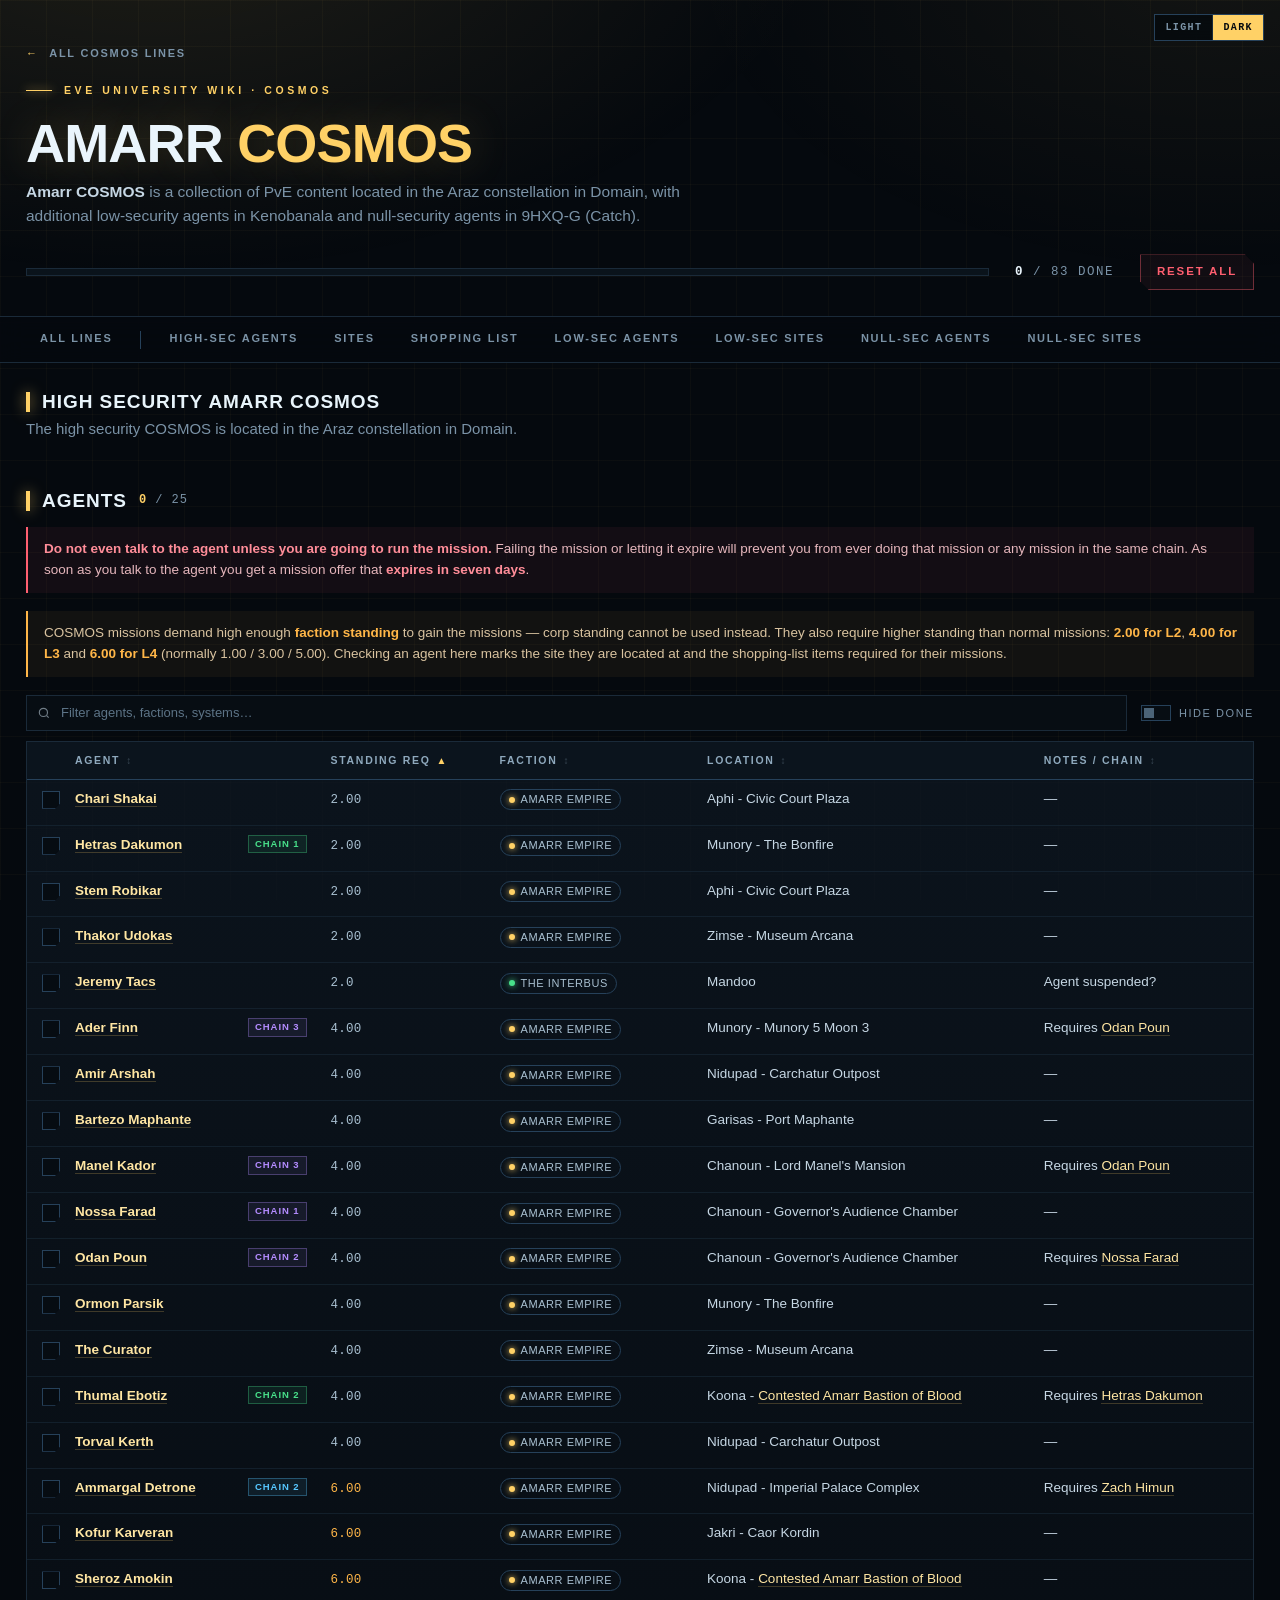
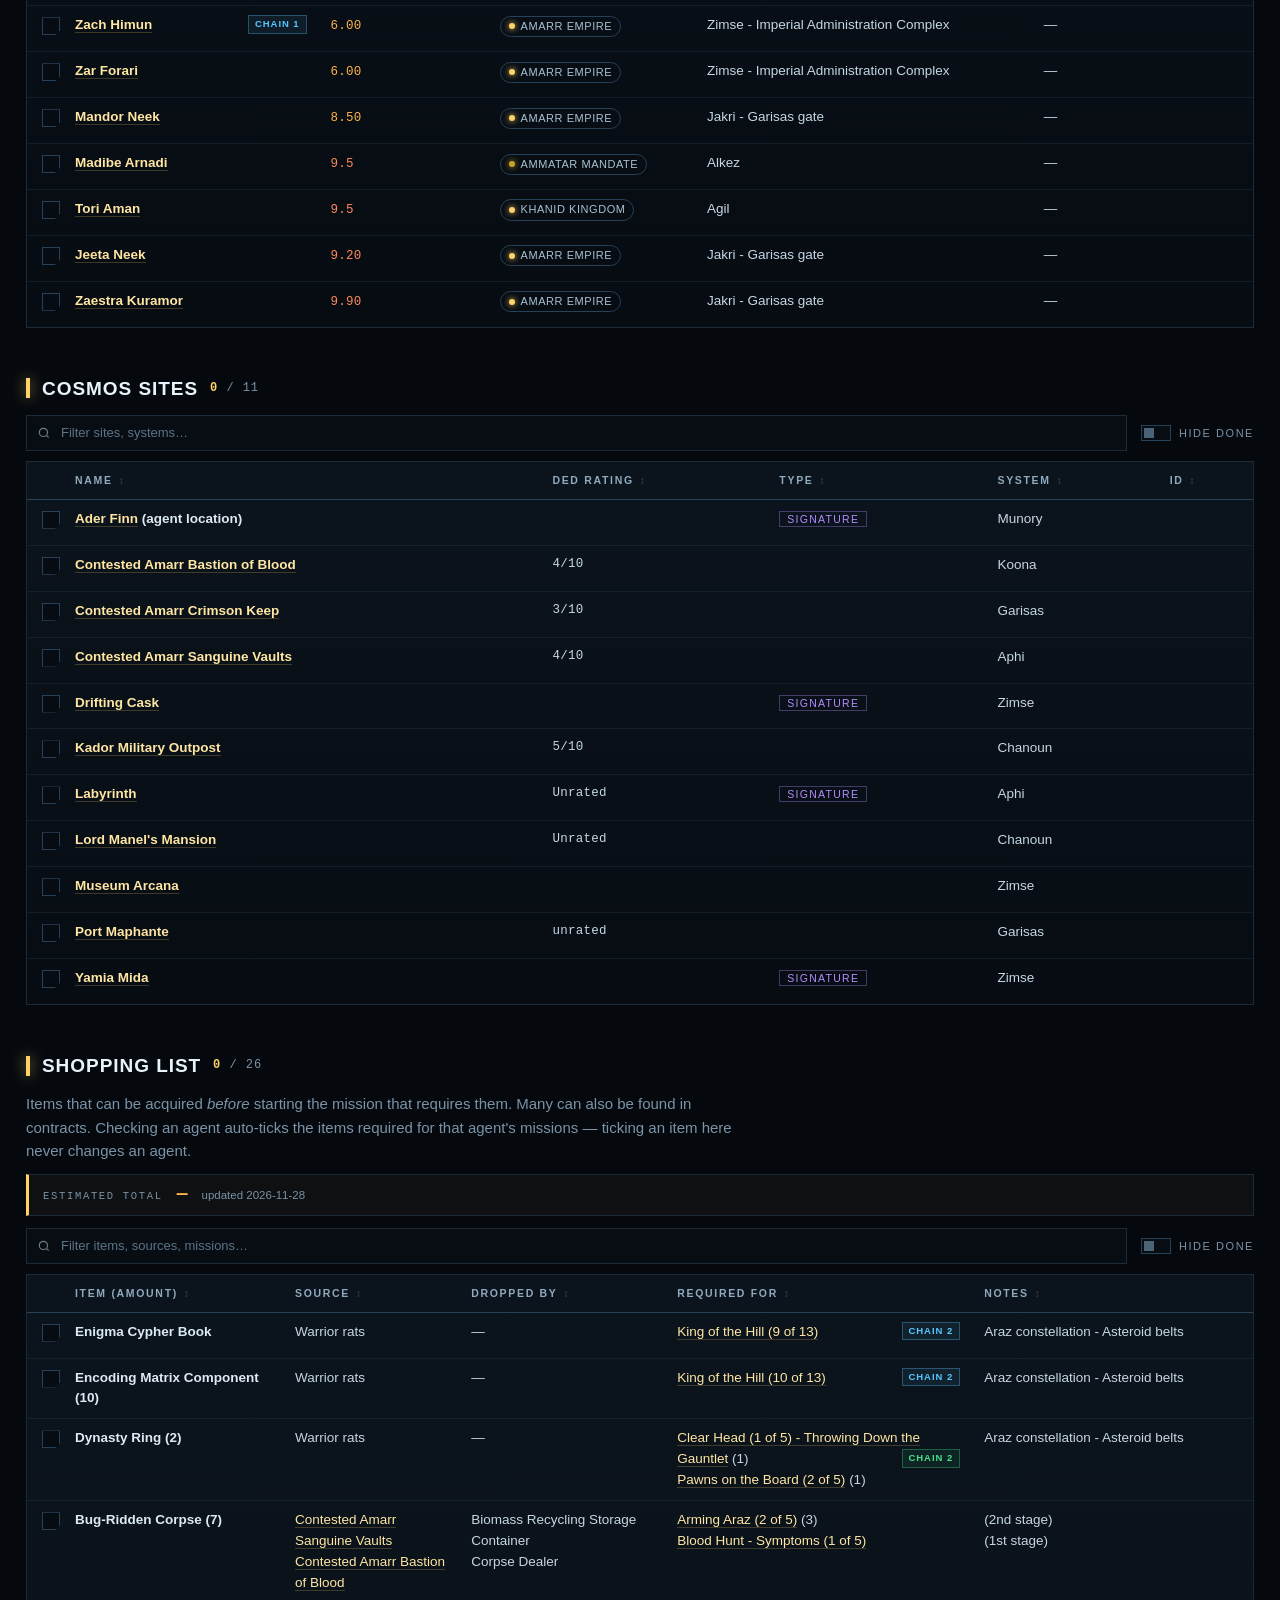
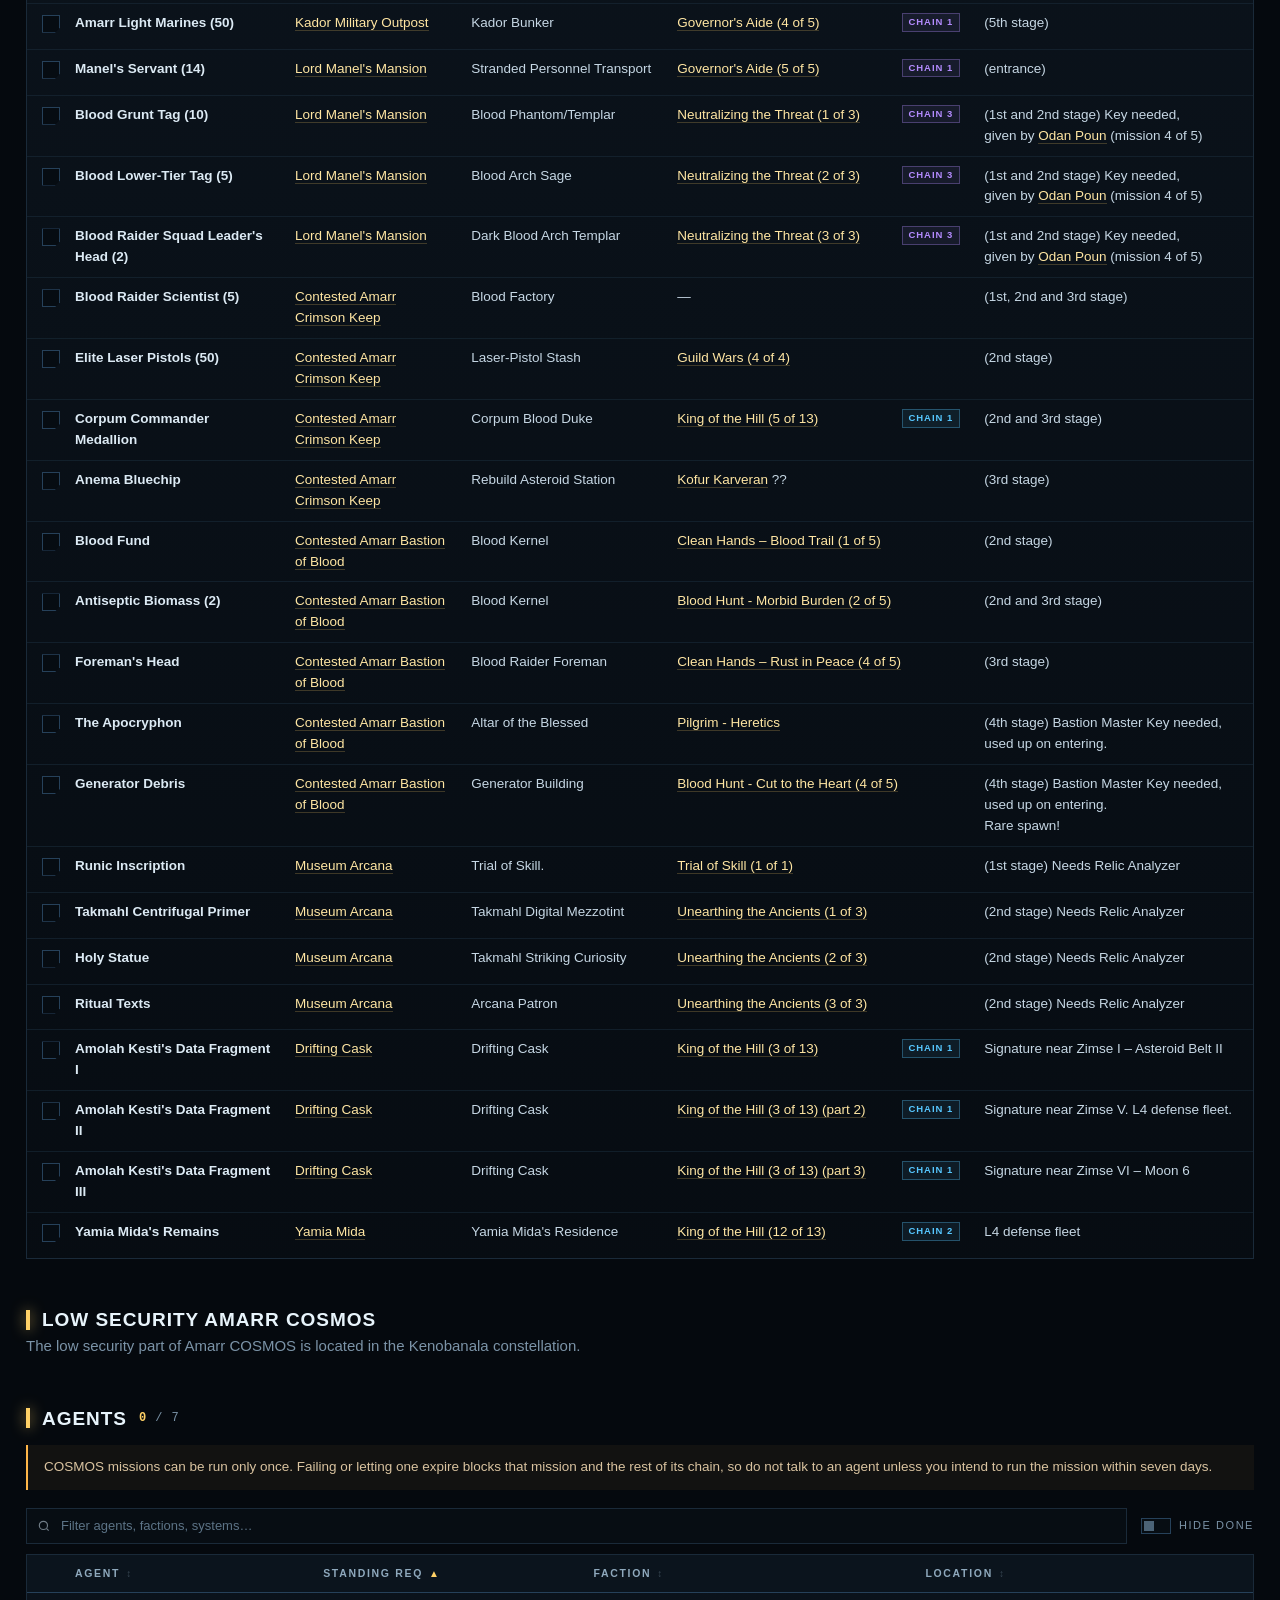
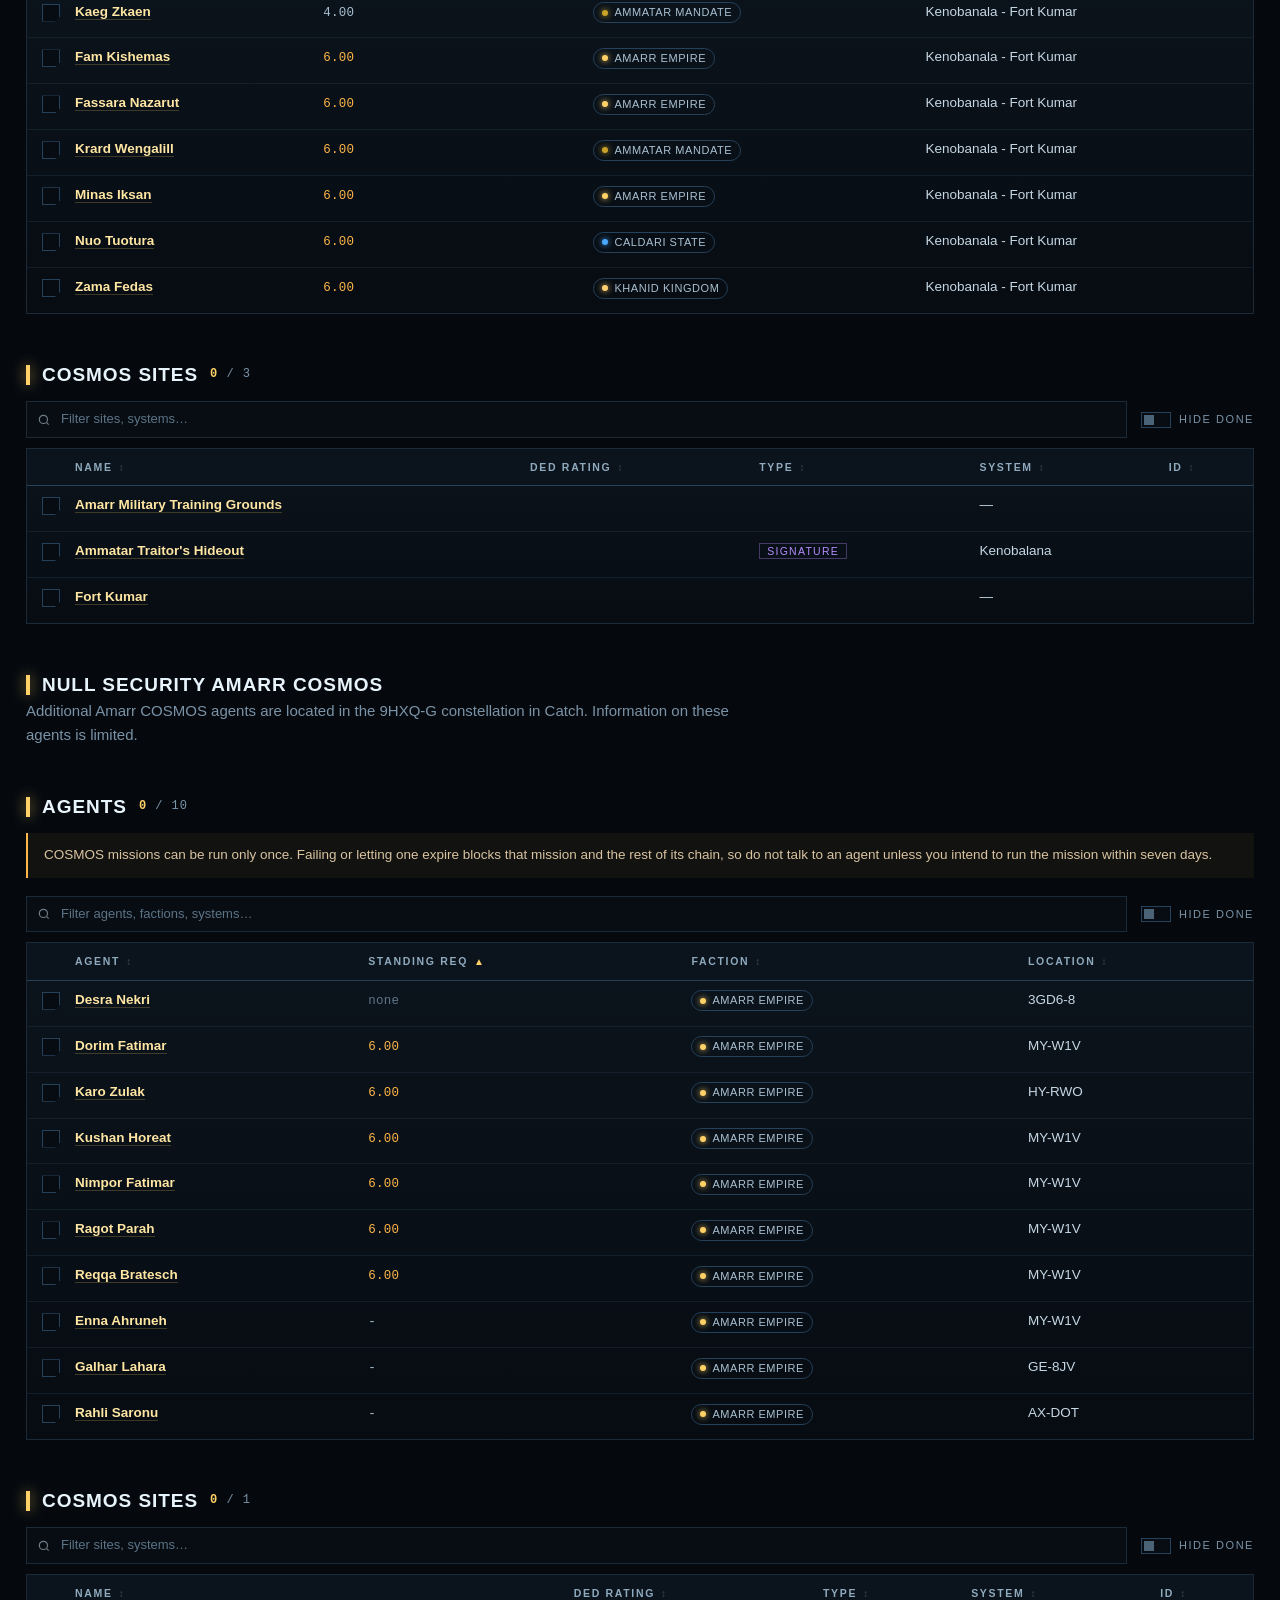
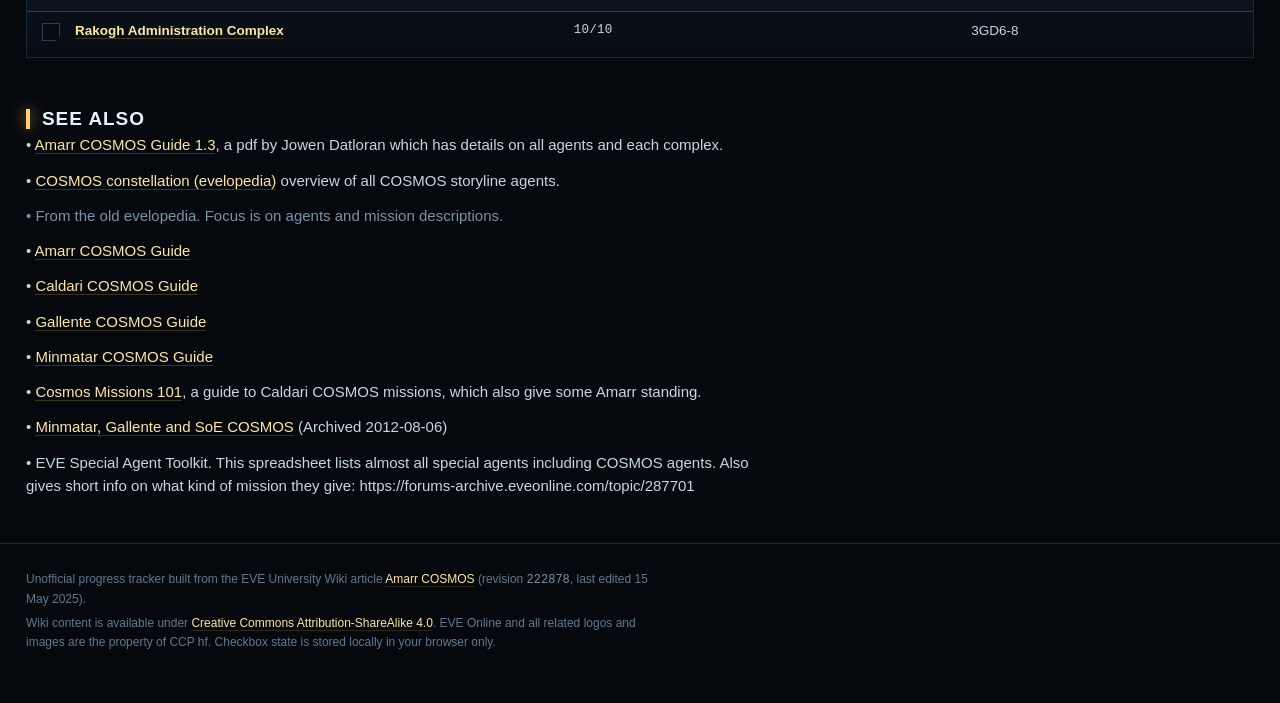
<file: cosmos/amarr-cosmos.html>
<!DOCTYPE html>
<html lang="en">
<head>
<meta charset="utf-8">
<meta name="viewport" content="width=device-width, initial-scale=1">
<title>Amarr COSMOS — Mission Tracker</title>
<meta name="description" content="Amarr COSMOS agent, site and shopping-list tracker with persistent progress checkboxes.">
<script>try{if(localStorage.getItem('evetools.theme')==='light')document.documentElement.setAttribute('data-theme','light');}catch(e){}</script>
<link rel="icon" href="data:image/svg+xml,%3Csvg xmlns='http://www.w3.org/2000/svg' viewBox='0 0 32 32'%3E%3Crect width='32' height='32' fill='%23050a0e'/%3E%3Cpath d='M6 24 16 6l10 18-10-4z' fill='none' stroke='%23ffd166' stroke-width='2'/%3E%3C/svg%3E">
<style>
*,*::before,*::after{box-sizing:border-box}
:root{
  --bg:#05090e;--bg2:#080e15;--panel:#0b131c;--panel2:#0e1823;
  --line:#1a2a39;--line2:#26415a;--text:#c6d7e4;--dim:#7b93a7;
  --cyan:#ffd166;--cyan2:#ffe6a3;--green:#48e08a;--amber:#ffb648;
  --red:#ff5f70;--violet:#b48cff;
  --mono:ui-monospace,SFMono-Regular,"Cascadia Mono","Roboto Mono",Menlo,Consolas,monospace;
}
html{scroll-behavior:smooth;scroll-padding-top:104px}
body{
  margin:0;font-family:"Segoe UI",Inter,Roboto,"Helvetica Neue",Arial,sans-serif;
  background:var(--bg);color:var(--text);font-size:15px;line-height:1.55;
  -webkit-font-smoothing:antialiased;text-rendering:optimizeLegibility;
}
body::before{
  content:"";position:fixed;inset:0;z-index:0;pointer-events:none;
  background:
    radial-gradient(1100px 620px at 12% -12%,rgba(255,209,102,.11),transparent 62%),
    radial-gradient(900px 520px at 96% -4%,rgba(255,209,102,.06),transparent 60%),
    linear-gradient(rgba(255,209,102,.032) 1px,transparent 1px),
    linear-gradient(90deg,rgba(255,209,102,.032) 1px,transparent 1px);
  background-size:auto,auto,46px 46px,46px 46px;
}
a{color:var(--cyan2);text-decoration:none;border-bottom:1px solid rgba(255,209,102,.22);transition:color .15s,border-color .15s}
a:hover{color:#fff;border-bottom-color:var(--cyan)}
.wrap{max-width:1300px;margin:0 auto;padding:0 26px;position:relative;z-index:1}
.sr-only{position:absolute;width:1px;height:1px;padding:0;margin:-1px;overflow:hidden;clip:rect(0 0 0 0);white-space:nowrap;border:0}

/* ---------- header ---------- */
.backlink{
  display:inline-block;margin:0 0 20px;font-size:11px;font-weight:600;letter-spacing:.16em;
  text-transform:uppercase;color:var(--dim);border:0;
}
.backlink:hover{color:var(--cyan2)}
.backlink span{color:var(--cyan);margin-right:6px}
.top{padding:40px 0 26px}
.eyebrow{display:flex;align-items:center;gap:12px;font-size:10.5px;letter-spacing:.34em;text-transform:uppercase;color:var(--cyan);font-weight:600}
.eyebrow::before{content:"";width:26px;height:1px;background:var(--cyan);box-shadow:0 0 10px var(--cyan)}
h1{
  margin:.32em 0 .18em;font-size:clamp(30px,4.6vw,54px);line-height:1.02;font-weight:700;
  letter-spacing:-.015em;text-transform:uppercase;color:#eaf5fc;
  text-shadow:0 0 42px rgba(255,209,102,.22);
}
h1 em{font-style:normal;color:var(--cyan)}
.lede{max-width:78ch;color:var(--dim);font-size:15.5px;margin:0}
.lede strong{color:var(--text);font-weight:600}
.hud{display:flex;flex-wrap:wrap;align-items:center;gap:14px 26px;margin-top:26px}
.meter{position:relative;flex:1 1 280px;min-width:220px;height:8px;background:#0a131b;border:1px solid var(--line);overflow:hidden}
.meter i{display:block;height:100%;width:0;background:linear-gradient(90deg,#8a5f00,var(--cyan) 70%,#fff0c2);box-shadow:0 0 16px rgba(255,209,102,.55);transition:width .35s ease}
.hud-stat{font-family:var(--mono);font-size:12.5px;letter-spacing:.12em;color:var(--dim);text-transform:uppercase;white-space:nowrap}
.hud-stat b{color:#eaf5fc;font-weight:600}
.btn{
  appearance:none;cursor:pointer;font:inherit;font-size:11.5px;font-weight:600;letter-spacing:.16em;
  text-transform:uppercase;color:var(--cyan);background:rgba(255,209,102,.06);
  border:1px solid rgba(255,209,102,.4);padding:8px 16px;border-radius:0;
  clip-path:polygon(0 0,calc(100% - 9px) 0,100% 9px,100% 100%,9px 100%,0 calc(100% - 9px));
  transition:background .15s,color .15s,box-shadow .15s;
}
.btn:hover{background:rgba(255,209,102,.16);color:#fff;box-shadow:0 0 18px rgba(255,209,102,.25)}
.btn.danger{color:var(--red);border-color:rgba(255,95,112,.4);background:rgba(255,95,112,.05)}
.btn.danger:hover{background:rgba(255,95,112,.14);box-shadow:0 0 18px rgba(255,95,112,.2)}
.btn:focus-visible{outline:2px solid var(--cyan2);outline-offset:2px}

/* ---------- nav ---------- */
.nav{position:sticky;top:0;z-index:20;background:rgba(5,9,14,.86);backdrop-filter:blur(12px);border-top:1px solid var(--line);border-bottom:1px solid var(--line)}
.nav .wrap{display:flex;align-items:center;gap:8px;overflow-x:auto;padding-top:0;padding-bottom:0;scrollbar-width:none}
.nav .wrap::-webkit-scrollbar{display:none}
.nav a{
  flex:0 0 auto;border:0;padding:13px 14px;font-size:11px;font-weight:600;letter-spacing:.16em;
  text-transform:uppercase;color:var(--dim);border-bottom:2px solid transparent;
}
.nav a:hover{color:var(--cyan2);border-bottom-color:rgba(255,209,102,.5);background:rgba(255,209,102,.05)}
.nav .sep{flex:0 0 auto;width:1px;height:18px;background:var(--line2);margin:0 6px}

/* ---------- sections ---------- */
main{padding:34px 0 60px}
.sec{margin:0 0 46px;scroll-margin-top:110px}
.sec.intro{padding-top:24px}
.sec-head{display:flex;flex-wrap:wrap;align-items:flex-end;justify-content:space-between;gap:10px 20px;margin-bottom:12px}
h2{display:flex;align-items:center;gap:12px;margin:0;font-size:19px;letter-spacing:.05em;text-transform:uppercase;color:#e8f4fb;font-weight:600}
h2::before{content:"";width:4px;height:20px;background:var(--cyan);box-shadow:0 0 14px rgba(255,209,102,.7)}
h2 .count{font-family:var(--mono);font-size:12px;letter-spacing:.08em;color:var(--dim);font-weight:400}
h2 .count b{color:var(--cyan);font-weight:600}
h3{margin:26px 0 10px;font-size:15px;letter-spacing:.1em;text-transform:uppercase;color:var(--cyan2);font-weight:600}
p{margin:0 0 12px;max-width:88ch}
.muted{color:var(--dim)}
.note{
  margin:0 0 18px;padding:12px 16px;background:rgba(255,182,72,.055);
  border-left:2px solid var(--amber);color:#d9c3a0;font-size:13.5px;max-width:none;
}
.note strong{color:var(--amber)}
.danger-note{
  margin:0 0 18px;padding:12px 16px;background:rgba(255,95,112,.06);
  border-left:2px solid var(--red);color:#e6b7bd;font-size:13.5px;max-width:none;
}
.danger-note strong{color:#ff8d99}

/* ---------- toolbar ---------- */
.toolbar{display:flex;flex-wrap:wrap;align-items:center;gap:10px 14px;margin:0 0 10px}
/* ---------- price summary ---------- */
.cost-summary{
  display:flex;flex-wrap:wrap;align-items:baseline;gap:6px 14px;
  margin:0 0 12px;padding:10px 14px;border:1px solid var(--line);
  border-left:3px solid var(--cyan);background:rgba(var(--accent-rgb),.04);
  font-size:12px;color:var(--dim);
}
.cost-summary .cost-label{font-family:var(--mono);font-size:10.5px;letter-spacing:.16em;text-transform:uppercase;color:var(--dim)}
.cost-summary .cost-value{font-family:var(--mono);font-size:18px;line-height:1.1;color:var(--cyan2)}
.cost-summary .cost-meta{font-size:11.5px;color:var(--dim)}
.cost-summary .cost-meta b{color:var(--text)}
.cost-summary.partial .cost-value{color:var(--amber)}

.search{
  flex:1 1 240px;min-width:180px;display:flex;align-items:center;gap:8px;
  background:#070d13;border:1px solid var(--line);padding:6px 10px;
}
.search svg{flex:0 0 auto;opacity:.55}
.search input{
  flex:1;background:none;border:0;outline:none;color:var(--text);font:inherit;font-size:13px;min-width:0;
}
.search input::placeholder{color:#5c7386}
.search:focus-within{border-color:var(--line2);box-shadow:0 0 0 1px rgba(255,209,102,.2)}
.toggle{display:inline-flex;align-items:center;gap:8px;cursor:pointer;font-size:11px;letter-spacing:.14em;text-transform:uppercase;color:var(--dim);user-select:none}
.toggle input{position:absolute;opacity:0;width:1px;height:1px}
.toggle .sw{width:30px;height:16px;border:1px solid var(--line2);background:#070d13;position:relative;transition:.18s}
.toggle .sw::after{content:"";position:absolute;top:2px;left:2px;width:10px;height:10px;background:#4b6377;transition:.18s}
.toggle input:checked + .sw{border-color:rgba(255,209,102,.6);background:rgba(255,209,102,.12)}
.toggle input:checked + .sw::after{left:16px;background:var(--cyan);box-shadow:0 0 10px var(--cyan)}
.toggle input:focus-visible + .sw{outline:2px solid var(--cyan2);outline-offset:2px}

/* ---------- tables ---------- */
.tbl-wrap{border:1px solid var(--line);background:linear-gradient(180deg,rgba(14,24,35,.72),rgba(8,14,21,.72));overflow:auto;max-height:none}
table{width:100%;border-collapse:collapse;font-size:13.5px;min-width:720px}
thead th{
  position:sticky;top:0;z-index:3;background:#0b141d;text-align:left;font-weight:600;
  font-size:10.5px;letter-spacing:.16em;text-transform:uppercase;color:#8fa9bd;
  padding:10px 12px;border-bottom:1px solid var(--line2);white-space:nowrap;
}
tbody td{padding:9px 12px;border-bottom:1px solid rgba(26,42,57,.6);vertical-align:top}
tbody tr:last-child td{border-bottom:0}
tbody tr{transition:background .12s}
tbody tr:hover{background:rgba(255,209,102,.045)}
tbody tr.done{background:rgba(72,224,138,.025)}
tbody tr.done:hover{background:rgba(72,224,138,.055)}
tbody tr.done > td{opacity:.56}
tbody tr.done > td.chk-cell,tbody tr.done > td.main,tbody tr.done .badge{opacity:1}
tbody tr.done > td.main a{text-decoration:line-through;text-decoration-color:rgba(72,224,138,.55);text-decoration-thickness:1px}
td.main{font-weight:600;color:#dceaf4}
td.main .sub{display:block;font-weight:400;font-size:12px;color:var(--dim);margin-top:1px}
td.chk-cell{width:36px;padding-right:0;text-align:center}
th.chk-cell{width:36px;padding-right:0}
.num{font-family:var(--mono);font-variant-numeric:tabular-nums;font-size:12.5px;letter-spacing:.02em;white-space:nowrap}
.standing{color:#a9c0d1}
.standing.high{color:var(--amber)}
.standing.max{color:#ff8a5c}
.standing.none{color:#5f7689}
.mono{font-family:var(--mono);font-size:12px;color:var(--dim)}
.nowrap{white-space:nowrap}

/* checkboxes */
.chk{display:inline-flex;position:relative;line-height:0;cursor:pointer;padding:2px}
.chk input{position:absolute;opacity:0;width:1px;height:1px}
.chk .box{
  width:18px;height:18px;display:block;position:relative;background:#060c12;
  border:1px solid var(--line2);transition:background .15s,border-color .15s,box-shadow .15s;
  clip-path:polygon(0 0,100% 0,100% calc(100% - 5px),calc(100% - 5px) 100%,0 100%);
}
.chk input:checked + .box{background:rgba(72,224,138,.14);border-color:rgba(72,224,138,.85);box-shadow:0 0 12px rgba(72,224,138,.25)}
.chk input:checked + .box::after{
  content:"";position:absolute;left:5px;top:1px;width:5px;height:10px;
  border-right:2px solid var(--green);border-bottom:2px solid var(--green);transform:rotate(40deg);
}
tr.derived .chk .box{border-color:rgba(255,209,102,.8);background:rgba(255,209,102,.13);box-shadow:0 0 12px rgba(255,209,102,.28)}
tr.derived .chk input:checked + .box::after{border-color:var(--cyan)}
.chk input:focus-visible + .box{outline:2px solid var(--cyan2);outline-offset:2px}
.chk:hover .box{border-color:var(--cyan)}

/* badges */
.badge{
  display:inline-block;margin-left:8px;padding:1px 6px;font-size:9.5px;font-weight:600;
  letter-spacing:.1em;text-transform:uppercase;float:right;white-space:nowrap;
  color:var(--cyan);background:rgba(255,209,102,.08);border:1px solid rgba(255,209,102,.3);
}
.badge.manual{color:var(--green);background:rgba(72,224,138,.07);border-color:rgba(72,224,138,.3)}
.badge.chain{color:var(--violet);background:rgba(180,140,255,.08);border-color:rgba(180,140,255,.32)}
.badge.chain.c1{color:#b48cff;background:rgba(180,140,255,.08);border-color:rgba(180,140,255,.32)}
.badge.chain.c2{color:#57c7ff;background:rgba(87,199,255,.08);border-color:rgba(87,199,255,.32)}
.badge.chain.c3{color:#48e08a;background:rgba(72,224,138,.08);border-color:rgba(72,224,138,.32)}
.badge.chain.c4{color:#ffb648;background:rgba(255,182,72,.08);border-color:rgba(255,182,72,.32)}
.badge.chain.c5{color:#ff6b8a;background:rgba(255,107,138,.08);border-color:rgba(255,107,138,.32)}
.tag{
  display:inline-block;padding:1px 6px;font-size:9.5px;font-weight:600;
  letter-spacing:.1em;text-transform:uppercase;white-space:nowrap;
}
.tags{display:inline-flex;flex-wrap:wrap;align-items:center;gap:4px;margin-left:8px;vertical-align:middle;float:right}
.tag.src{color:var(--cyan);background:rgba(255,209,102,.07);border:1px solid rgba(255,209,102,.3)}
.tag.src.alt{color:var(--violet);background:rgba(180,140,255,.08);border:1px solid rgba(180,140,255,.32)}
.tag.rep{color:var(--green);background:rgba(72,224,138,.07);border:1px solid rgba(72,224,138,.32)}

/* faction chips */
.chip{
  display:inline-flex;align-items:center;gap:6px;padding:1px 8px;font-size:11px;letter-spacing:.05em;
  text-transform:uppercase;color:#a9c0d1;border:1px solid var(--line2);border-radius:99px;white-space:nowrap;
}
.chip::before{content:"";width:6px;height:6px;border-radius:50%;background:#7b93a7;box-shadow:0 0 6px currentColor}
.f-caldari::before{background:#4aa8ff;color:#4aa8ff}
.f-amarr::before{background:#ffd166;color:#ffd166}
.f-minmatar::before{background:#ff7a59;color:#ff7a59}
.f-angel::before{background:#ff4d6d;color:#ff4d6d}
.f-guristas::before{background:#b48cff;color:#b48cff}
.f-interbus::before{background:#48e08a;color:#48e08a}
.f-other::before{background:#7b93a7;color:#7b93a7}

/* type pills */
.type{font-size:10.5px;letter-spacing:.12em;text-transform:uppercase;color:#9db4c6;border:1px solid var(--line2);padding:1px 7px}
.type.sig{color:var(--violet);border-color:rgba(180,140,255,.35)}
.type.beacon{color:var(--cyan);border-color:rgba(255,209,102,.35)}

/* hidden / filtered */
table.hide-done tbody tr.done{display:none}
tbody tr[hidden]{display:none}
.empty{display:none;padding:18px 14px;color:var(--dim);font-size:13px}
.tbl-wrap.is-empty .empty{display:block}

/* footer */
footer{border-top:1px solid var(--line);padding:26px 0 44px;color:#62798c;font-size:12px;position:relative;z-index:1}
footer p{margin:0 0 6px;max-width:95ch}
footer a{border-bottom-color:rgba(255,209,102,.15)}

/* ---------- responsive ---------- */
@media (max-width:820px){
  .wrap{padding:0 16px}
  .top{padding:28px 0 20px}
  .tbl-wrap{border:0;background:none;overflow:visible}
  table{min-width:0;display:block}
  thead{display:none}
  tbody{display:block}
  tbody tr{display:block;border:1px solid var(--line);background:rgba(14,24,35,.8);margin:0 0 10px;padding:6px 10px 8px}
  tbody tr:last-child{margin-bottom:0}
  tbody td{display:block;padding:5px 0;border:0}
  tbody td::before{
    content:attr(data-label);display:block;font-size:9.5px;letter-spacing:.14em;
    text-transform:uppercase;color:#5f7689;margin-bottom:2px;
  }
  tbody td.chk-cell{position:absolute;top:10px;right:11px;padding:0}
  tbody tr{position:relative;padding:9px 46px 10px 12px}
  tbody td.chk-cell::before{content:none}
  td.main{font-size:14px}
  .tags{display:flex;justify-content:flex-end;margin:6px 0 0}
  h2{font-size:16px}
  .hud{gap:12px 18px}
}
@media (prefers-reduced-motion:reduce){
  html{scroll-behavior:auto}
  *{transition:none!important;animation:none!important}
}
@media print{
  body{background:#fff;color:#111}
  body::before,.nav,.toolbar,.hud .btn,.hud .meter{display:none}
  .wrap{max-width:none;padding:0}
  h1,h2,td.main{color:#000}
  .tbl-wrap{border-color:#bbb;background:none;overflow:visible}
  table{min-width:0}
  thead th{position:static;background:#eee;color:#000;border-color:#bbb}
  tbody td{border-color:#ddd}
  a{color:#000;border:0}
  tr.done{opacity:1}
  tr.done > td{opacity:1}
  table.hide-done tbody tr.done{display:table-row}
  tbody tr[hidden]{display:table-row}
  .badge{color:#000;border-color:#999}
}

/* faction chips used by the additional COSMOS lines */
.f-gallente::before{background:#58d68d;color:#58d68d}
.f-blood::before{background:#ff4d6d;color:#ff4d6d}
.f-serpentis::before{background:#2ed3c6;color:#2ed3c6}
.f-syndicate::before{background:#9fb4c6;color:#9fb4c6}
.f-ore::before{background:#f0c674;color:#f0c674}
.f-thukker::before{background:#d7a3ff;color:#d7a3ff}
.f-khanid::before{background:#ffcf70;color:#ffcf70}
.f-ammatar::before{background:#c9a227;color:#c9a227}
:root{--accent-rgb:255,209,102;--cyan:#ffd166;--cyan2:#ffe6a3;}
html[data-theme="light"]{--cyan:#8a5f00;--cyan2:#6b4900;--accent-rgb:138,95,0;}

/* ---------- light theme ---------- */
html[data-theme="light"]{
  --bg:#f3f3f0;--bg2:#e9e9e4;--panel:#ffffff;--panel2:#f7f7f3;
  --line:#d2d2ca;--line2:#b6b6ac;--text:#1c1c1a;--dim:#5f5f58;
}
html[data-theme="light"] body{background:var(--bg);color:var(--text)}
html[data-theme="light"] body::before{
  background:
    radial-gradient(1100px 620px at 12% -12%,rgba(var(--accent-rgb),.13),transparent 62%),
    radial-gradient(900px 520px at 96% -4%,rgba(var(--accent-rgb),.07),transparent 60%),
    linear-gradient(rgba(0,0,0,.035) 1px,transparent 1px),
    linear-gradient(90deg,rgba(0,0,0,.035) 1px,transparent 1px);
  background-size:auto,auto,46px 46px,46px 46px;
}
html[data-theme="light"] .nav{background:rgba(243,243,240,.9)}
html[data-theme="light"] a:hover{color:#000}
html[data-theme="light"] h1,
html[data-theme="light"] h2,
html[data-theme="light"] .hud-stat b,
html[data-theme="light"] td.main{color:#111}
html[data-theme="light"] h1{text-shadow:0 0 42px rgba(var(--accent-rgb),.18)}
html[data-theme="light"] .btn{background:rgba(0,0,0,.035);border-color:rgba(0,0,0,.25)}
html[data-theme="light"] .btn:hover{background:rgba(0,0,0,.08);color:#000;box-shadow:none}
html[data-theme="light"] .btn.danger{background:rgba(255,95,112,.08)}
html[data-theme="light"] .nav a:hover{background:rgba(0,0,0,.05)}
html[data-theme="light"] .meter{background:#e2e2dc}
html[data-theme="light"] .search,
html[data-theme="light"] .toggle .sw{background:#fff}
html[data-theme="light"] .search input{color:var(--text)}
html[data-theme="light"] .search input::placeholder{color:#888}
html[data-theme="light"] .toggle .sw::after{background:#8a8a82}
html[data-theme="light"] .tbl-wrap{background:linear-gradient(180deg,rgba(255,255,255,.92),rgba(248,248,245,.92))}
html[data-theme="light"] thead th{background:#e9e9e4;color:#4b4b45;border-bottom-color:var(--line2)}
html[data-theme="light"] tbody td{border-bottom-color:rgba(0,0,0,.08)}
html[data-theme="light"] tbody tr:hover{background:rgba(var(--accent-rgb),.07)}
html[data-theme="light"] .standing{color:#38454c}
html[data-theme="light"] .standing.none{color:#888}
html[data-theme="light"] .chk .box{background:#fff;border-color:#9a9a92}
html[data-theme="light"] .chip{color:#333;border-color:#c0c0b8}
html[data-theme="light"] .type{color:#444;border-color:#c0c0b8}
html[data-theme="light"] footer{color:#666}
html[data-theme="light"] .note{background:rgba(255,182,72,.14);color:#76541c}
html[data-theme="light"] .danger-note{background:rgba(255,95,112,.1);color:#7d2330}
html[data-theme="light"] .danger-note strong{color:#b21f34}
html[data-theme="light"] .theme-switch{background:rgba(255,255,255,.88);border-color:#b6b6ac}
html[data-theme="light"] tbody tr{background:rgba(255,255,255,.82)}
html[data-theme="light"] .card{
  border-color:rgba(var(--card-rgb),.35);
  background:linear-gradient(180deg,rgba(255,255,255,.96),rgba(247,247,243,.96));
}
html[data-theme="light"] .card::before{background:var(--card);box-shadow:none}
html[data-theme="light"] .card h3{color:#111}
html[data-theme="light"] .card h3 span{color:var(--card)}
html[data-theme="light"] .card .loc,
html[data-theme="light"] .card .stats,
html[data-theme="light"] .card .flag{color:#5f5f58}
html[data-theme="light"] .card .stats b{color:var(--card)}
html[data-theme="light"] .card .btn{color:var(--card);border-color:rgba(var(--card-rgb),.45);background:rgba(var(--card-rgb),.06)}
html[data-theme="light"] .card .btn:hover{background:rgba(var(--card-rgb),.14);color:var(--bg);box-shadow:none}
html[data-theme="light"] .pill{color:#444;border-color:#b6b6ac}
html[data-theme="light"] .pill.high{color:#1f7a45;border-color:#1f7a45}
html[data-theme="light"] .pill.low{color:#8a5f00;border-color:#8a5f00}
html[data-theme="light"] .pill.null,html[data-theme="light"] .pill.pirate{color:#b81f3c;border-color:#b81f3c}
html[data-theme="light"] .card.c-amarr{--card:#8a5f00;--card-rgb:138,95,0}
html[data-theme="light"] .card.c-caldari{--card:#006a99;--card-rgb:0,106,153}
html[data-theme="light"] .card.c-gallente{--card:#1f7a45;--card-rgb:31,122,69}
html[data-theme="light"] .card.c-minmatar{--card:#b23a1f;--card-rgb:178,58,31}
html[data-theme="light"] .card.c-angel{--card:#b81f3c;--card-rgb:184,31,60}
html[data-theme="light"] .card.c-blood-raider{--card:#a52a1f;--card-rgb:165,42,31}
html[data-theme="light"] .card.c-guristas{--card:#6b45c4;--card-rgb:107,69,196}
html[data-theme="light"] .card.c-serpentis{--card:#0b7d75;--card-rgb:11,125,117}

/* ---------- color theme switch ---------- */
.theme-switch{
  position:absolute;top:14px;right:16px;z-index:90;display:flex;
  border:1px solid var(--line2);background:rgba(5,9,14,.78);
  backdrop-filter:blur(10px);
}
.theme-switch button{
  appearance:none;background:none;border:0;color:var(--dim);font-family:var(--mono);
  font-size:10px;font-weight:600;letter-spacing:.14em;text-transform:uppercase;
  padding:7px 10px;cursor:pointer;transition:background .15s,color .15s;
}
.theme-switch button + button{border-left:1px solid var(--line)}
.theme-switch button:hover{color:var(--cyan2)}
.theme-switch button[aria-pressed="true"]{color:var(--bg);background:var(--cyan)}
.theme-switch button:focus-visible{outline:2px solid var(--cyan2);outline-offset:2px}
@media (max-width:820px){
  .theme-switch{top:10px;right:10px}
  .theme-switch button{padding:6px 8px;font-size:9px}
  .top{padding-top:48px}
}
</style>
<link rel="stylesheet" href="tablesort.css">
<script src="tablesort.js" defer></script>
<script src="costs.js" defer></script>
</head>
<body>
<div class="theme-switch" role="group" aria-label="Color theme">
  <button type="button" data-theme-set="light" aria-pressed="false">Light</button>
  <button type="button" data-theme-set="dark" aria-pressed="true">Dark</button>
</div>

<header class="top">
  <div class="wrap">
    <a class="backlink" href="index.html"><span aria-hidden="true">&larr;</span> All COSMOS lines</a>
    <div class="eyebrow">EVE University Wiki &middot; COSMOS</div>
    <h1>Amarr <em>COSMOS</em></h1>
    <p class="lede"><strong>Amarr COSMOS</strong> is a collection of PvE content located in the Araz constellation in Domain, with additional low-security agents in Kenobanala and null-security agents in 9HXQ-G (Catch).</p>

    <div class="hud">
      <div class="meter" role="progressbar" aria-label="Overall completion" aria-valuemin="0" aria-valuemax="100" aria-valuenow="0" id="global-meter"><i></i></div>
      <div class="hud-stat" id="global-stat"><b>0</b> / 0 done</div>
      <button class="btn danger" id="reset-all" type="button">Reset all</button>
    </div>
  </div>
</header>

<nav class="nav" aria-label="Sections">
  <div class="wrap">
    <a href="index.html">All lines</a>
    <span class="sep" aria-hidden="true"></span>
    <a href="#agents-high">High-sec Agents</a>
    <a href="#sites-high">Sites</a>
    <a href="#shopping">Shopping list</a>
    <a href="#agents-low">Low-sec Agents</a>
    <a href="#sites-low">Low-sec Sites</a>
    <a href="#agents-null">Null-sec Agents</a>
    <a href="#sites-null">Null-sec Sites</a>
  </div>
</nav>

<noscript>
  <div class="wrap">
    <p class="note">JavaScript is disabled &mdash; checkboxes will still render, but progress will not be saved and the mission &rarr; site/shopping links will not work.</p>
  </div>
</noscript>

<main class="wrap">

  <section class="sec intro" id="high-sec">
    <h2>High security Amarr COSMOS</h2>
    <p class="muted">The high security COSMOS is located in the Araz constellation in Domain.</p>
  </section>


  <section class="sec" id="agents-high">
    <div class="sec-head">
      <h2>Agents <span class="count" data-count="agents-high"><b>0</b> / 0</span></h2>
    </div>
    <div class="danger-note">
      <strong>Do not even talk to the agent unless you are going to run the mission.</strong>
      Failing the mission or letting it expire will prevent you from ever doing that mission or any mission in the same chain. As soon as you talk to the agent you get a mission offer that <strong>expires in seven days</strong>.
    </div>
    <p class="note">COSMOS missions demand high enough <strong>faction standing</strong> to gain the missions &mdash; corp standing cannot be used instead.
      They also require higher standing than normal missions: <strong>2.00 for L2</strong>, <strong>4.00 for L3</strong> and <strong>6.00 for L4</strong>
      (normally 1.00 / 3.00 / 5.00). Checking an agent here marks the site they are located at and the shopping-list items required for their missions.</p>
    <div class="toolbar">
      <label class="search">
        <svg width="14" height="14" viewBox="0 0 24 24" fill="none" stroke="currentColor" stroke-width="2" aria-hidden="true"><circle cx="11" cy="11" r="7"/><path d="m20 20-3.5-3.5"/></svg>
        <input type="search" placeholder="Filter agents, factions, systems…" aria-label="Filter agents" data-filter="agents-high">
      </label>
      <label class="toggle"><input type="checkbox" data-hide="agents-high"><span class="sw" aria-hidden="true"></span>Hide done</label>
    </div>

    <div class="tbl-wrap">
      <table data-kind="agent" data-scope="agents-high">
        <thead><tr>
          <th class="chk-cell"><span class="sr-only">Done</span></th>
          <th scope="col">Agent</th>
          <th scope="col">Standing req</th>
          <th scope="col">Faction</th>
          <th scope="col">Location</th>
          <th scope="col">Notes / chain</th>
        </tr></thead>
        <tbody>
          <tr data-name="Ader Finn" data-system="Munory" data-site="Munory 5 Moon 3">
            <td class="chk-cell"><label class="chk"><input type="checkbox" aria-label="Ader Finn done"><span class="box"></span></label></td>
            <td class="main" data-label="Agent"><a rel="noopener noreferrer" target="_blank" href="https://wiki.eveuniversity.org/Ader_Finn">Ader Finn</a> <span class="badge chain c1">Chain 3</span></td>
            <td data-label="Standing"><span class="num standing">4.00</span></td>
            <td data-label="Faction"><span class="chip f-amarr">Amarr Empire</span></td>
            <td data-label="Location">Munory - Munory 5 Moon 3</td>
            <td data-label="Notes / chain">Requires <a rel="noopener noreferrer" target="_blank" href="https://wiki.eveuniversity.org/Odan_Poun">Odan Poun</a></td>
          </tr>
          <tr data-name="Amir Arshah" data-system="Nidupad" data-site="Carchatur Outpost">
            <td class="chk-cell"><label class="chk"><input type="checkbox" aria-label="Amir Arshah done"><span class="box"></span></label></td>
            <td class="main" data-label="Agent"><a rel="noopener noreferrer" target="_blank" href="https://wiki.eveuniversity.org/Amir_Arshah">Amir Arshah</a></td>
            <td data-label="Standing"><span class="num standing">4.00</span></td>
            <td data-label="Faction"><span class="chip f-amarr">Amarr Empire</span></td>
            <td data-label="Location">Nidupad - Carchatur Outpost</td>
            <td data-label="Notes / chain">&mdash;</td>
          </tr>
          <tr data-name="Ammargal Detrone" data-system="Nidupad" data-site="Imperial Palace Complex">
            <td class="chk-cell"><label class="chk"><input type="checkbox" aria-label="Ammargal Detrone done"><span class="box"></span></label></td>
            <td class="main" data-label="Agent"><a rel="noopener noreferrer" target="_blank" href="https://wiki.eveuniversity.org/Ammargal_Detrone">Ammargal Detrone</a> <span class="badge chain c2">Chain 2</span></td>
            <td data-label="Standing"><span class="num standing high">6.00</span></td>
            <td data-label="Faction"><span class="chip f-amarr">Amarr Empire</span></td>
            <td data-label="Location">Nidupad - Imperial Palace Complex</td>
            <td data-label="Notes / chain">Requires <a rel="noopener noreferrer" target="_blank" href="https://wiki.eveuniversity.org/Zach_Himun">Zach Himun</a></td>
          </tr>
          <tr data-name="Bartezo Maphante" data-system="Garisas" data-site="Port Maphante">
            <td class="chk-cell"><label class="chk"><input type="checkbox" aria-label="Bartezo Maphante done"><span class="box"></span></label></td>
            <td class="main" data-label="Agent"><a rel="noopener noreferrer" target="_blank" href="https://wiki.eveuniversity.org/Bartezo_Maphante">Bartezo Maphante</a></td>
            <td data-label="Standing"><span class="num standing">4.00</span></td>
            <td data-label="Faction"><span class="chip f-amarr">Amarr Empire</span></td>
            <td data-label="Location">Garisas - Port Maphante</td>
            <td data-label="Notes / chain">&mdash;</td>
          </tr>
          <tr data-name="Chari Shakai" data-system="Aphi" data-site="Civic Court Plaza">
            <td class="chk-cell"><label class="chk"><input type="checkbox" aria-label="Chari Shakai done"><span class="box"></span></label></td>
            <td class="main" data-label="Agent"><a rel="noopener noreferrer" target="_blank" href="https://wiki.eveuniversity.org/Chari_Shakai">Chari Shakai</a></td>
            <td data-label="Standing"><span class="num standing">2.00</span></td>
            <td data-label="Faction"><span class="chip f-amarr">Amarr Empire</span></td>
            <td data-label="Location">Aphi - Civic Court Plaza</td>
            <td data-label="Notes / chain">&mdash;</td>
          </tr>
          <tr data-name="Hetras Dakumon" data-system="Munory" data-site="The Bonfire">
            <td class="chk-cell"><label class="chk"><input type="checkbox" aria-label="Hetras Dakumon done"><span class="box"></span></label></td>
            <td class="main" data-label="Agent"><a rel="noopener noreferrer" target="_blank" href="https://wiki.eveuniversity.org/Hetras_Dakumon">Hetras Dakumon</a> <span class="badge chain c3">Chain 1</span></td>
            <td data-label="Standing"><span class="num standing">2.00</span></td>
            <td data-label="Faction"><span class="chip f-amarr">Amarr Empire</span></td>
            <td data-label="Location">Munory - The Bonfire</td>
            <td data-label="Notes / chain">&mdash;</td>
          </tr>
          <tr data-name="Jeeta Neek" data-system="Jakri" data-site="Garisas gate">
            <td class="chk-cell"><label class="chk"><input type="checkbox" aria-label="Jeeta Neek done"><span class="box"></span></label></td>
            <td class="main" data-label="Agent"><a rel="noopener noreferrer" target="_blank" href="https://wiki.eveuniversity.org/Jeeta_Neek">Jeeta Neek</a></td>
            <td data-label="Standing"><span class="num standing max">9.20</span></td>
            <td data-label="Faction"><span class="chip f-amarr">Amarr Empire</span></td>
            <td data-label="Location">Jakri - Garisas gate</td>
            <td data-label="Notes / chain">&mdash;</td>
          </tr>
          <tr data-name="Kofur Karveran" data-system="Jakri" data-site="Caor Kordin">
            <td class="chk-cell"><label class="chk"><input type="checkbox" aria-label="Kofur Karveran done"><span class="box"></span></label></td>
            <td class="main" data-label="Agent"><a rel="noopener noreferrer" target="_blank" href="https://wiki.eveuniversity.org/Kofur_Karveran">Kofur Karveran</a></td>
            <td data-label="Standing"><span class="num standing high">6.00</span></td>
            <td data-label="Faction"><span class="chip f-amarr">Amarr Empire</span></td>
            <td data-label="Location">Jakri - Caor Kordin</td>
            <td data-label="Notes / chain">&mdash;</td>
          </tr>
          <tr data-name="Manel Kador" data-system="Chanoun" data-site="Lord Manel&#x27;s Mansion">
            <td class="chk-cell"><label class="chk"><input type="checkbox" aria-label="Manel Kador done"><span class="box"></span></label></td>
            <td class="main" data-label="Agent"><a rel="noopener noreferrer" target="_blank" href="https://wiki.eveuniversity.org/Manel_Kador">Manel Kador</a> <span class="badge chain c1">Chain 3</span></td>
            <td data-label="Standing"><span class="num standing">4.00</span></td>
            <td data-label="Faction"><span class="chip f-amarr">Amarr Empire</span></td>
            <td data-label="Location">Chanoun - Lord Manel's Mansion</td>
            <td data-label="Notes / chain">Requires <a rel="noopener noreferrer" target="_blank" href="https://wiki.eveuniversity.org/Odan_Poun">Odan Poun</a></td>
          </tr>
          <tr data-name="Mandor Neek" data-system="Jakri" data-site="Garisas gate">
            <td class="chk-cell"><label class="chk"><input type="checkbox" aria-label="Mandor Neek done"><span class="box"></span></label></td>
            <td class="main" data-label="Agent"><a rel="noopener noreferrer" target="_blank" href="https://wiki.eveuniversity.org/Mandor_Neek">Mandor Neek</a></td>
            <td data-label="Standing"><span class="num standing high">8.50</span></td>
            <td data-label="Faction"><span class="chip f-amarr">Amarr Empire</span></td>
            <td data-label="Location">Jakri - Garisas gate</td>
            <td data-label="Notes / chain">&mdash;</td>
          </tr>
          <tr data-name="Nossa Farad" data-system="Chanoun" data-site="Governor&#x27;s Audience Chamber">
            <td class="chk-cell"><label class="chk"><input type="checkbox" aria-label="Nossa Farad done"><span class="box"></span></label></td>
            <td class="main" data-label="Agent"><a rel="noopener noreferrer" target="_blank" href="https://wiki.eveuniversity.org/Nossa_Farad">Nossa Farad</a> <span class="badge chain c1">Chain 1</span></td>
            <td data-label="Standing"><span class="num standing">4.00</span></td>
            <td data-label="Faction"><span class="chip f-amarr">Amarr Empire</span></td>
            <td data-label="Location">Chanoun - Governor's Audience Chamber</td>
            <td data-label="Notes / chain">&mdash;</td>
          </tr>
          <tr data-name="Odan Poun" data-system="Chanoun" data-site="Governor&#x27;s Audience Chamber">
            <td class="chk-cell"><label class="chk"><input type="checkbox" aria-label="Odan Poun done"><span class="box"></span></label></td>
            <td class="main" data-label="Agent"><a rel="noopener noreferrer" target="_blank" href="https://wiki.eveuniversity.org/Odan_Poun">Odan Poun</a> <span class="badge chain c1">Chain 2</span></td>
            <td data-label="Standing"><span class="num standing">4.00</span></td>
            <td data-label="Faction"><span class="chip f-amarr">Amarr Empire</span></td>
            <td data-label="Location">Chanoun - Governor's Audience Chamber</td>
            <td data-label="Notes / chain">Requires <a rel="noopener noreferrer" target="_blank" href="https://wiki.eveuniversity.org/Nossa_Farad">Nossa Farad</a></td>
          </tr>
          <tr data-name="Ormon Parsik" data-system="Munory" data-site="The Bonfire">
            <td class="chk-cell"><label class="chk"><input type="checkbox" aria-label="Ormon Parsik done"><span class="box"></span></label></td>
            <td class="main" data-label="Agent"><a rel="noopener noreferrer" target="_blank" href="https://wiki.eveuniversity.org/Ormon_Parsik">Ormon Parsik</a></td>
            <td data-label="Standing"><span class="num standing">4.00</span></td>
            <td data-label="Faction"><span class="chip f-amarr">Amarr Empire</span></td>
            <td data-label="Location">Munory - The Bonfire</td>
            <td data-label="Notes / chain">&mdash;</td>
          </tr>
          <tr data-name="Sheroz Amokin" data-system="Koona" data-site="Contested Amarr Bastion of Blood">
            <td class="chk-cell"><label class="chk"><input type="checkbox" aria-label="Sheroz Amokin done"><span class="box"></span></label></td>
            <td class="main" data-label="Agent"><a rel="noopener noreferrer" target="_blank" href="https://wiki.eveuniversity.org/Sheroz_Amokin">Sheroz Amokin</a></td>
            <td data-label="Standing"><span class="num standing high">6.00</span></td>
            <td data-label="Faction"><span class="chip f-amarr">Amarr Empire</span></td>
            <td data-label="Location">Koona - <a rel="noopener noreferrer" target="_blank" href="https://wiki.eveuniversity.org/Contested_Amarr_Bastion_of_Blood">Contested Amarr Bastion of Blood</a></td>
            <td data-label="Notes / chain">&mdash;</td>
          </tr>
          <tr data-name="Stem Robikar" data-system="Aphi" data-site="Civic Court Plaza">
            <td class="chk-cell"><label class="chk"><input type="checkbox" aria-label="Stem Robikar done"><span class="box"></span></label></td>
            <td class="main" data-label="Agent"><a rel="noopener noreferrer" target="_blank" href="https://wiki.eveuniversity.org/Stem_Robikar">Stem Robikar</a></td>
            <td data-label="Standing"><span class="num standing">2.00</span></td>
            <td data-label="Faction"><span class="chip f-amarr">Amarr Empire</span></td>
            <td data-label="Location">Aphi - Civic Court Plaza</td>
            <td data-label="Notes / chain">&mdash;</td>
          </tr>
          <tr data-name="Thakor Udokas" data-system="Zimse" data-site="Museum Arcana">
            <td class="chk-cell"><label class="chk"><input type="checkbox" aria-label="Thakor Udokas done"><span class="box"></span></label></td>
            <td class="main" data-label="Agent"><a rel="noopener noreferrer" target="_blank" href="https://wiki.eveuniversity.org/Thakor_Udokas">Thakor Udokas</a></td>
            <td data-label="Standing"><span class="num standing">2.00</span></td>
            <td data-label="Faction"><span class="chip f-amarr">Amarr Empire</span></td>
            <td data-label="Location">Zimse - Museum Arcana</td>
            <td data-label="Notes / chain">&mdash;</td>
          </tr>
          <tr data-name="The Curator" data-system="Zimse" data-site="Museum Arcana">
            <td class="chk-cell"><label class="chk"><input type="checkbox" aria-label="The Curator done"><span class="box"></span></label></td>
            <td class="main" data-label="Agent"><a rel="noopener noreferrer" target="_blank" href="https://wiki.eveuniversity.org/The_Curator">The Curator</a></td>
            <td data-label="Standing"><span class="num standing">4.00</span></td>
            <td data-label="Faction"><span class="chip f-amarr">Amarr Empire</span></td>
            <td data-label="Location">Zimse - Museum Arcana</td>
            <td data-label="Notes / chain">&mdash;</td>
          </tr>
          <tr data-name="Thumal Ebotiz" data-system="Koona" data-site="Contested Amarr Bastion of Blood">
            <td class="chk-cell"><label class="chk"><input type="checkbox" aria-label="Thumal Ebotiz done"><span class="box"></span></label></td>
            <td class="main" data-label="Agent"><a rel="noopener noreferrer" target="_blank" href="https://wiki.eveuniversity.org/Thumal_Ebotiz">Thumal Ebotiz</a> <span class="badge chain c3">Chain 2</span></td>
            <td data-label="Standing"><span class="num standing">4.00</span></td>
            <td data-label="Faction"><span class="chip f-amarr">Amarr Empire</span></td>
            <td data-label="Location">Koona - <a rel="noopener noreferrer" target="_blank" href="https://wiki.eveuniversity.org/Contested_Amarr_Bastion_of_Blood">Contested Amarr Bastion of Blood</a></td>
            <td data-label="Notes / chain">Requires <a rel="noopener noreferrer" target="_blank" href="https://wiki.eveuniversity.org/Hetras_Dakumon">Hetras Dakumon</a></td>
          </tr>
          <tr data-name="Torval Kerth" data-system="Nidupad" data-site="Carchatur Outpost">
            <td class="chk-cell"><label class="chk"><input type="checkbox" aria-label="Torval Kerth done"><span class="box"></span></label></td>
            <td class="main" data-label="Agent"><a rel="noopener noreferrer" target="_blank" href="https://wiki.eveuniversity.org/Torval_Kerth">Torval Kerth</a></td>
            <td data-label="Standing"><span class="num standing">4.00</span></td>
            <td data-label="Faction"><span class="chip f-amarr">Amarr Empire</span></td>
            <td data-label="Location">Nidupad - Carchatur Outpost</td>
            <td data-label="Notes / chain">&mdash;</td>
          </tr>
          <tr data-name="Zach Himun" data-system="Zimse" data-site="Imperial Administration Complex">
            <td class="chk-cell"><label class="chk"><input type="checkbox" aria-label="Zach Himun done"><span class="box"></span></label></td>
            <td class="main" data-label="Agent"><a rel="noopener noreferrer" target="_blank" href="https://wiki.eveuniversity.org/Zach_Himun">Zach Himun</a> <span class="badge chain c2">Chain 1</span></td>
            <td data-label="Standing"><span class="num standing high">6.00</span></td>
            <td data-label="Faction"><span class="chip f-amarr">Amarr Empire</span></td>
            <td data-label="Location">Zimse - Imperial Administration Complex</td>
            <td data-label="Notes / chain">&mdash;</td>
          </tr>
          <tr data-name="Zaestra Kuramor" data-system="Jakri" data-site="Garisas gate">
            <td class="chk-cell"><label class="chk"><input type="checkbox" aria-label="Zaestra Kuramor done"><span class="box"></span></label></td>
            <td class="main" data-label="Agent"><a rel="noopener noreferrer" target="_blank" href="https://wiki.eveuniversity.org/Zaestra_Kuramor">Zaestra Kuramor</a></td>
            <td data-label="Standing"><span class="num standing max">9.90</span></td>
            <td data-label="Faction"><span class="chip f-amarr">Amarr Empire</span></td>
            <td data-label="Location">Jakri - Garisas gate</td>
            <td data-label="Notes / chain">&mdash;</td>
          </tr>
          <tr data-name="Zar Forari" data-system="Zimse" data-site="Imperial Administration Complex">
            <td class="chk-cell"><label class="chk"><input type="checkbox" aria-label="Zar Forari done"><span class="box"></span></label></td>
            <td class="main" data-label="Agent"><a rel="noopener noreferrer" target="_blank" href="https://wiki.eveuniversity.org/Zar_Forari">Zar Forari</a></td>
            <td data-label="Standing"><span class="num standing high">6.00</span></td>
            <td data-label="Faction"><span class="chip f-amarr">Amarr Empire</span></td>
            <td data-label="Location">Zimse - Imperial Administration Complex</td>
            <td data-label="Notes / chain">&mdash;</td>
          </tr>
          <tr data-name="Jeremy Tacs" data-system="Mandoo" data-site="">
            <td class="chk-cell"><label class="chk"><input type="checkbox" aria-label="Jeremy Tacs done"><span class="box"></span></label></td>
            <td class="main" data-label="Agent"><a rel="noopener noreferrer" target="_blank" href="https://wiki.eveuniversity.org/Jeremy_Tacs">Jeremy Tacs</a></td>
            <td data-label="Standing"><span class="num standing">2.0</span></td>
            <td data-label="Faction"><span class="chip f-interbus">The InterBus</span></td>
            <td data-label="Location">Mandoo</td>
            <td data-label="Notes / chain">Agent suspended?</td>
          </tr>
          <tr data-name="Madibe Arnadi" data-system="Alkez" data-site="">
            <td class="chk-cell"><label class="chk"><input type="checkbox" aria-label="Madibe Arnadi done"><span class="box"></span></label></td>
            <td class="main" data-label="Agent"><a rel="noopener noreferrer" target="_blank" href="https://wiki.eveuniversity.org/Madibe_Arnadi">Madibe Arnadi</a></td>
            <td data-label="Standing"><span class="num standing max">9.5</span></td>
            <td data-label="Faction"><span class="chip f-ammatar">Ammatar Mandate</span></td>
            <td data-label="Location">Alkez</td>
            <td data-label="Notes / chain">&mdash;</td>
          </tr>
          <tr data-name="Tori Aman" data-system="Agil" data-site="">
            <td class="chk-cell"><label class="chk"><input type="checkbox" aria-label="Tori Aman done"><span class="box"></span></label></td>
            <td class="main" data-label="Agent"><a rel="noopener noreferrer" target="_blank" href="https://wiki.eveuniversity.org/Tori_Aman">Tori Aman</a></td>
            <td data-label="Standing"><span class="num standing max">9.5</span></td>
            <td data-label="Faction"><span class="chip f-khanid">Khanid Kingdom</span></td>
            <td data-label="Location">Agil</td>
            <td data-label="Notes / chain">&mdash;</td>
          </tr>
        </tbody>
      </table>
    </div>
  </section>

  <section class="sec" id="sites-high">
    <div class="sec-head">
      <h2>COSMOS sites <span class="count" data-count="sites-high"><b>0</b> / 0</span></h2>
    </div>
    <div class="toolbar">
      <label class="search">
        <svg width="14" height="14" viewBox="0 0 24 24" fill="none" stroke="currentColor" stroke-width="2" aria-hidden="true"><circle cx="11" cy="11" r="7"/><path d="m20 20-3.5-3.5"/></svg>
        <input type="search" placeholder="Filter sites, systems…" aria-label="Filter COSMOS sites" data-filter="sites-high">
      </label>
      <label class="toggle"><input type="checkbox" data-hide="sites-high"><span class="sw" aria-hidden="true"></span>Hide done</label>
    </div>

    <div class="tbl-wrap">
      <table data-kind="site" data-scope="sites-high">
        <thead><tr>
          <th class="chk-cell"><span class="sr-only">Done</span></th>
          <th scope="col">Name</th><th scope="col">DED rating</th><th scope="col">Type</th><th scope="col">System</th><th scope="col">ID</th>
        </tr></thead><tbody>
          <tr data-name="Ader Finn (agent location)" data-system="Munory">
            <td class="chk-cell"><label class="chk"><input type="checkbox" aria-label="Ader Finn (agent location) done"><span class="box"></span></label></td>
            <td class="main" data-label="Name"><a rel="noopener noreferrer" target="_blank" href="https://wiki.eveuniversity.org/Ader_Finn">Ader Finn</a> (agent location)</td>
            <td data-label="DED" class="num"></td>
            <td data-label="Type"><span class="type sig">Signature</span></td>
            <td data-label="System">Munory</td>
            <td data-label="ID" class="mono"></td>
          </tr>
          <tr data-name="Contested Amarr Bastion of Blood" data-system="Koona">
            <td class="chk-cell"><label class="chk"><input type="checkbox" aria-label="Contested Amarr Bastion of Blood done"><span class="box"></span></label></td>
            <td class="main" data-label="Name"><a rel="noopener noreferrer" target="_blank" href="https://wiki.eveuniversity.org/Contested_Amarr_Bastion_of_Blood">Contested Amarr Bastion of Blood</a></td>
            <td data-label="DED" class="num">4/10</td>
            <td data-label="Type"></td>
            <td data-label="System">Koona</td>
            <td data-label="ID" class="mono"></td>
          </tr>
          <tr data-name="Contested Amarr Crimson Keep" data-system="Garisas">
            <td class="chk-cell"><label class="chk"><input type="checkbox" aria-label="Contested Amarr Crimson Keep done"><span class="box"></span></label></td>
            <td class="main" data-label="Name"><a rel="noopener noreferrer" target="_blank" href="https://wiki.eveuniversity.org/Contested_Amarr_Crimson_Keep">Contested Amarr Crimson Keep</a></td>
            <td data-label="DED" class="num">3/10</td>
            <td data-label="Type"></td>
            <td data-label="System">Garisas</td>
            <td data-label="ID" class="mono"></td>
          </tr>
          <tr data-name="Contested Amarr Sanguine Vaults" data-system="Aphi">
            <td class="chk-cell"><label class="chk"><input type="checkbox" aria-label="Contested Amarr Sanguine Vaults done"><span class="box"></span></label></td>
            <td class="main" data-label="Name"><a rel="noopener noreferrer" target="_blank" href="https://wiki.eveuniversity.org/Contested_Amarr_Sanguine_Vaults">Contested Amarr Sanguine Vaults</a></td>
            <td data-label="DED" class="num">4/10</td>
            <td data-label="Type"></td>
            <td data-label="System">Aphi</td>
            <td data-label="ID" class="mono"></td>
          </tr>
          <tr data-name="Drifting Cask" data-system="Zimse">
            <td class="chk-cell"><label class="chk"><input type="checkbox" aria-label="Drifting Cask done"><span class="box"></span></label></td>
            <td class="main" data-label="Name"><a rel="noopener noreferrer" target="_blank" href="https://wiki.eveuniversity.org/Drifting_Cask">Drifting Cask</a></td>
            <td data-label="DED" class="num"></td>
            <td data-label="Type"><span class="type sig">Signature</span></td>
            <td data-label="System">Zimse</td>
            <td data-label="ID" class="mono"></td>
          </tr>
          <tr data-name="Kador Military Outpost" data-system="Chanoun">
            <td class="chk-cell"><label class="chk"><input type="checkbox" aria-label="Kador Military Outpost done"><span class="box"></span></label></td>
            <td class="main" data-label="Name"><a rel="noopener noreferrer" target="_blank" href="https://wiki.eveuniversity.org/Kador_Military_Outpost">Kador Military Outpost</a></td>
            <td data-label="DED" class="num">5/10</td>
            <td data-label="Type"></td>
            <td data-label="System">Chanoun</td>
            <td data-label="ID" class="mono"></td>
          </tr>
          <tr data-name="Labyrinth" data-system="Aphi">
            <td class="chk-cell"><label class="chk"><input type="checkbox" aria-label="Labyrinth done"><span class="box"></span></label></td>
            <td class="main" data-label="Name"><a rel="noopener noreferrer" target="_blank" href="https://wiki.eveuniversity.org/Labyrinth">Labyrinth</a></td>
            <td data-label="DED" class="num">Unrated</td>
            <td data-label="Type"><span class="type sig">Signature</span></td>
            <td data-label="System">Aphi</td>
            <td data-label="ID" class="mono"></td>
          </tr>
          <tr data-name="Lord Manel&#x27;s Mansion" data-system="Chanoun">
            <td class="chk-cell"><label class="chk"><input type="checkbox" aria-label="Lord Manel&#x27;s Mansion done"><span class="box"></span></label></td>
            <td class="main" data-label="Name"><a rel="noopener noreferrer" target="_blank" href="https://wiki.eveuniversity.org/Lord_Manel%27s_Mansion">Lord Manel's Mansion</a></td>
            <td data-label="DED" class="num">Unrated</td>
            <td data-label="Type"></td>
            <td data-label="System">Chanoun</td>
            <td data-label="ID" class="mono"></td>
          </tr>
          <tr data-name="Museum Arcana" data-system="Zimse">
            <td class="chk-cell"><label class="chk"><input type="checkbox" aria-label="Museum Arcana done"><span class="box"></span></label></td>
            <td class="main" data-label="Name"><a rel="noopener noreferrer" target="_blank" href="https://wiki.eveuniversity.org/Museum_Arcana">Museum Arcana</a></td>
            <td data-label="DED" class="num"></td>
            <td data-label="Type"></td>
            <td data-label="System">Zimse</td>
            <td data-label="ID" class="mono"></td>
          </tr>
          <tr data-name="Port Maphante" data-system="Garisas">
            <td class="chk-cell"><label class="chk"><input type="checkbox" aria-label="Port Maphante done"><span class="box"></span></label></td>
            <td class="main" data-label="Name"><a rel="noopener noreferrer" target="_blank" href="https://wiki.eveuniversity.org/Port_Maphante">Port Maphante</a></td>
            <td data-label="DED" class="num">unrated</td>
            <td data-label="Type"></td>
            <td data-label="System">Garisas</td>
            <td data-label="ID" class="mono"></td>
          </tr>
          <tr data-name="Yamia Mida" data-system="Zimse">
            <td class="chk-cell"><label class="chk"><input type="checkbox" aria-label="Yamia Mida done"><span class="box"></span></label></td>
            <td class="main" data-label="Name"><a rel="noopener noreferrer" target="_blank" href="https://wiki.eveuniversity.org/Yamia_Mida">Yamia Mida</a></td>
            <td data-label="DED" class="num"></td>
            <td data-label="Type"><span class="type sig">Signature</span></td>
            <td data-label="System">Zimse</td>
            <td data-label="ID" class="mono"></td>
          </tr>
        </tbody></table></div></section>

  <section class="sec" id="shopping">
    <div class="sec-head">
      <h2>Shopping list <span class="count" data-count="shopping"><b>0</b> / 0</span></h2>
    </div>
    <p class="muted">Items that can be acquired <em>before</em> starting the mission that requires them. Many can also be found in contracts. Checking an agent auto-ticks the items required for that agent's missions &mdash; ticking an item here never changes an agent.</p>
    <div class="cost-summary" data-cost-section="shopping" aria-live="polite">
      <span class="cost-label">Estimated total</span>
      <b class="cost-value">&mdash;</b>
      <span class="cost-meta">Loading prices&hellip;</span>
    </div>

    <div class="toolbar">
      <label class="search">
        <svg width="14" height="14" viewBox="0 0 24 24" fill="none" stroke="currentColor" stroke-width="2" aria-hidden="true"><circle cx="11" cy="11" r="7"/><path d="m20 20-3.5-3.5"/></svg>
        <input type="search" placeholder="Filter items, sources, missions…" aria-label="Filter shopping list" data-filter="shopping">
      </label>
      <label class="toggle"><input type="checkbox" data-hide="shopping"><span class="sw" aria-hidden="true"></span>Hide done</label>
    </div>

    <div class="tbl-wrap">
      <table data-kind="item" data-scope="shopping">
        <thead><tr>
          <th class="chk-cell"><span class="sr-only">Done</span></th>
          <th scope="col">Item (Amount)</th><th scope="col">Source</th>
          <th scope="col">Dropped by</th>
          <th scope="col">Required for</th><th scope="col">Notes</th>
        </tr></thead><tbody>
          <tr data-name="Enigma Cypher Book" data-source="Warrior rats" data-required-for="Ammargal Detrone">
            <td class="chk-cell"><label class="chk"><input type="checkbox" aria-label="Enigma Cypher Book done"><span class="box"></span></label></td>
            <td class="main" data-label="Item">Enigma Cypher Book</td>
            <td data-label="Source">Warrior rats</td>
            <td data-label="Dropped by">&mdash;</td>
            <td data-label="Required for"><a rel="noopener noreferrer" target="_blank" href="https://wiki.eveuniversity.org/Ammargal_Detrone#King_of_the_Hill_(9_of_13)">King of the Hill (9 of 13)</a> <span class="badge chain c2">Chain 2</span></td>
            <td data-label="Notes">Araz constellation - Asteroid belts</td>
          </tr>
          <tr data-name="Encoding Matrix Component (10)" data-source="Warrior rats" data-required-for="Ammargal Detrone">
            <td class="chk-cell"><label class="chk"><input type="checkbox" aria-label="Encoding Matrix Component (10) done"><span class="box"></span></label></td>
            <td class="main" data-label="Item">Encoding Matrix Component (10)</td>
            <td data-label="Source">Warrior rats</td>
            <td data-label="Dropped by">&mdash;</td>
            <td data-label="Required for"><a rel="noopener noreferrer" target="_blank" href="https://wiki.eveuniversity.org/Ammargal_Detrone#King_of_the_Hill_(10_of_13)">King of the Hill (10 of 13)</a> <span class="badge chain c2">Chain 2</span></td>
            <td data-label="Notes">Araz constellation - Asteroid belts</td>
          </tr>
          <tr data-name="Dynasty Ring (2)" data-source="Warrior rats" data-required-for="Thumal Ebotiz">
            <td class="chk-cell"><label class="chk"><input type="checkbox" aria-label="Dynasty Ring (2) done"><span class="box"></span></label></td>
            <td class="main" data-label="Item">Dynasty Ring (2)</td>
            <td data-label="Source">Warrior rats</td>
            <td data-label="Dropped by">&mdash;</td>
            <td data-label="Required for"><a rel="noopener noreferrer" target="_blank" href="https://wiki.eveuniversity.org/Thumal_Ebotiz#Clear_Head_(1_of_5)_-_Throwing_Down_the_Gauntlet">Clear Head (1 of 5) - Throwing Down the Gauntlet</a> <span class="badge chain c3">Chain 2</span> (1)<br><a rel="noopener noreferrer" target="_blank" href="https://wiki.eveuniversity.org/Pawns_on_the_Board_(2_of_5)">Pawns on the Board (2 of 5)</a> (1)</td>
            <td data-label="Notes">Araz constellation - Asteroid belts</td>
          </tr>
          <tr data-name="Bug-Ridden Corpse (7)" data-source="Contested Amarr Sanguine Vaults Contested Amarr Bastion of Blood" data-required-for="Amir Arshah|Sheroz Amokin">
            <td class="chk-cell"><label class="chk"><input type="checkbox" aria-label="Bug-Ridden Corpse (7) done"><span class="box"></span></label></td>
            <td class="main" data-label="Item">Bug-Ridden Corpse (7)</td>
            <td data-label="Source"><a rel="noopener noreferrer" target="_blank" href="https://wiki.eveuniversity.org/Contested_Amarr_Sanguine_Vaults">Contested Amarr Sanguine Vaults</a><br><a rel="noopener noreferrer" target="_blank" href="https://wiki.eveuniversity.org/Contested_Amarr_Bastion_of_Blood">Contested Amarr Bastion of Blood</a></td>
            <td data-label="Dropped by">Biomass Recycling Storage Container<br>Corpse Dealer</td>
            <td data-label="Required for"><a rel="noopener noreferrer" target="_blank" href="https://wiki.eveuniversity.org/Amir_Arshah#Arming_Araz_(2_of_5)">Arming Araz (2 of 5)</a> (3)<br><a rel="noopener noreferrer" target="_blank" href="https://wiki.eveuniversity.org/Sheroz_Amokin#Blood_Hunt_-_Symptoms_(1_of_5)">Blood Hunt - Symptoms (1 of 5)</a></td>
            <td data-label="Notes">(2nd stage)<br>(1st stage)</td>
          </tr>
          <tr data-name="Amarr Light Marines (50)" data-source="Kador Military Outpost" data-required-for="Nossa Farad">
            <td class="chk-cell"><label class="chk"><input type="checkbox" aria-label="Amarr Light Marines (50) done"><span class="box"></span></label></td>
            <td class="main" data-label="Item">Amarr Light Marines (50)</td>
            <td data-label="Source"><a rel="noopener noreferrer" target="_blank" href="https://wiki.eveuniversity.org/Kador_Military_Outpost">Kador Military Outpost</a></td>
            <td data-label="Dropped by">Kador Bunker</td>
            <td data-label="Required for"><a rel="noopener noreferrer" target="_blank" href="https://wiki.eveuniversity.org/Nossa_Farad#Governor%27s_Aide_(4_of_5)">Governor's Aide (4 of 5)</a> <span class="badge chain c1">Chain 1</span></td>
            <td data-label="Notes">(5th stage)</td>
          </tr>
          <tr data-name="Manel&#x27;s Servant (14)" data-source="Lord Manel&#x27;s Mansion" data-required-for="Nossa Farad">
            <td class="chk-cell"><label class="chk"><input type="checkbox" aria-label="Manel&#x27;s Servant (14) done"><span class="box"></span></label></td>
            <td class="main" data-label="Item">Manel's Servant (14)</td>
            <td data-label="Source"><a rel="noopener noreferrer" target="_blank" href="https://wiki.eveuniversity.org/Lord_Manel%27s_Mansion">Lord Manel's Mansion</a></td>
            <td data-label="Dropped by">Stranded Personnel Transport</td>
            <td data-label="Required for"><a rel="noopener noreferrer" target="_blank" href="https://wiki.eveuniversity.org/Nossa_Farad#Governor%27s_Aide_(5_of_5)">Governor's Aide (5 of 5)</a> <span class="badge chain c1">Chain 1</span></td>
            <td data-label="Notes">(entrance)</td>
          </tr>
          <tr data-name="Blood Grunt Tag (10)" data-source="Lord Manel&#x27;s Mansion" data-required-for="Manel Kador">
            <td class="chk-cell"><label class="chk"><input type="checkbox" aria-label="Blood Grunt Tag (10) done"><span class="box"></span></label></td>
            <td class="main" data-label="Item">Blood Grunt Tag (10)</td>
            <td data-label="Source"><a rel="noopener noreferrer" target="_blank" href="https://wiki.eveuniversity.org/Lord_Manel%27s_Mansion">Lord Manel's Mansion</a></td>
            <td data-label="Dropped by">Blood Phantom/Templar</td>
            <td data-label="Required for"><a rel="noopener noreferrer" target="_blank" href="https://wiki.eveuniversity.org/Manel_Kador#Neutralizing_the_Threat_(1_of_3)">Neutralizing the Threat (1 of 3)</a> <span class="badge chain c1">Chain 3</span></td>
            <td data-label="Notes">(1st and 2nd stage) Key needed,<br> given by <a rel="noopener noreferrer" target="_blank" href="https://wiki.eveuniversity.org/Odan_Poun">Odan Poun</a> (mission 4 of 5)</td>
          </tr>
          <tr data-name="Blood Lower-Tier Tag (5)" data-source="Lord Manel&#x27;s Mansion" data-required-for="Manel Kador">
            <td class="chk-cell"><label class="chk"><input type="checkbox" aria-label="Blood Lower-Tier Tag (5) done"><span class="box"></span></label></td>
            <td class="main" data-label="Item">Blood Lower-Tier Tag (5)</td>
            <td data-label="Source"><a rel="noopener noreferrer" target="_blank" href="https://wiki.eveuniversity.org/Lord_Manel%27s_Mansion">Lord Manel's Mansion</a></td>
            <td data-label="Dropped by">Blood Arch Sage</td>
            <td data-label="Required for"><a rel="noopener noreferrer" target="_blank" href="https://wiki.eveuniversity.org/Manel_Kador#Neutralizing_the_Threat_(2_of_3)">Neutralizing the Threat (2 of 3)</a> <span class="badge chain c1">Chain 3</span></td>
            <td data-label="Notes">(1st and 2nd stage) Key needed,<br> given by <a rel="noopener noreferrer" target="_blank" href="https://wiki.eveuniversity.org/Odan_Poun">Odan Poun</a> (mission 4 of 5)</td>
          </tr>
          <tr data-name="Blood Raider Squad Leader&#x27;s Head (2)" data-source="Lord Manel&#x27;s Mansion" data-required-for="Manel Kador">
            <td class="chk-cell"><label class="chk"><input type="checkbox" aria-label="Blood Raider Squad Leader&#x27;s Head (2) done"><span class="box"></span></label></td>
            <td class="main" data-label="Item">Blood Raider Squad Leader's Head (2)</td>
            <td data-label="Source"><a rel="noopener noreferrer" target="_blank" href="https://wiki.eveuniversity.org/Lord_Manel%27s_Mansion">Lord Manel's Mansion</a></td>
            <td data-label="Dropped by">Dark Blood Arch Templar</td>
            <td data-label="Required for"><a rel="noopener noreferrer" target="_blank" href="https://wiki.eveuniversity.org/Manel_Kador#Neutralizing_the_Threat_(3_of_3)">Neutralizing the Threat (3 of 3)</a> <span class="badge chain c1">Chain 3</span></td>
            <td data-label="Notes">(1st and 2nd stage) Key needed,<br> given by <a rel="noopener noreferrer" target="_blank" href="https://wiki.eveuniversity.org/Odan_Poun">Odan Poun</a> (mission 4 of 5)</td>
          </tr>
          <tr data-name="Blood Raider Scientist (5)" data-source="Contested Amarr Crimson Keep" data-required-for="">
            <td class="chk-cell"><label class="chk"><input type="checkbox" aria-label="Blood Raider Scientist (5) done"><span class="box"></span></label></td>
            <td class="main" data-label="Item">Blood Raider Scientist (5)</td>
            <td data-label="Source"><a rel="noopener noreferrer" target="_blank" href="https://wiki.eveuniversity.org/Contested_Amarr_Crimson_Keep">Contested Amarr Crimson Keep</a></td>
            <td data-label="Dropped by">Blood Factory</td>
            <td data-label="Required for">&mdash;</td>
            <td data-label="Notes">(1st, 2nd and 3rd stage)</td>
          </tr>
          <tr data-name="Elite Laser Pistols (50)" data-source="Contested Amarr Crimson Keep" data-required-for="Bartezo Maphante">
            <td class="chk-cell"><label class="chk"><input type="checkbox" aria-label="Elite Laser Pistols (50) done"><span class="box"></span></label></td>
            <td class="main" data-label="Item">Elite Laser Pistols (50)</td>
            <td data-label="Source"><a rel="noopener noreferrer" target="_blank" href="https://wiki.eveuniversity.org/Contested_Amarr_Crimson_Keep">Contested Amarr Crimson Keep</a></td>
            <td data-label="Dropped by">Laser-Pistol Stash</td>
            <td data-label="Required for"><a rel="noopener noreferrer" target="_blank" href="https://wiki.eveuniversity.org/Bartezo_Maphante#Guild_Wars_(4_of_4)">Guild Wars (4 of 4)</a></td>
            <td data-label="Notes">(2nd stage)</td>
          </tr>
          <tr data-name="Corpum Commander Medallion" data-source="Contested Amarr Crimson Keep" data-required-for="Zach Himun">
            <td class="chk-cell"><label class="chk"><input type="checkbox" aria-label="Corpum Commander Medallion done"><span class="box"></span></label></td>
            <td class="main" data-label="Item">Corpum Commander Medallion</td>
            <td data-label="Source"><a rel="noopener noreferrer" target="_blank" href="https://wiki.eveuniversity.org/Contested_Amarr_Crimson_Keep">Contested Amarr Crimson Keep</a></td>
            <td data-label="Dropped by">Corpum Blood Duke</td>
            <td data-label="Required for"><a rel="noopener noreferrer" target="_blank" href="https://wiki.eveuniversity.org/Zach_Himun#King_of_the_Hill_(5_of_13)">King of the Hill (5 of 13)</a> <span class="badge chain c2">Chain 1</span></td>
            <td data-label="Notes">(2nd and 3rd stage)</td>
          </tr>
          <tr data-name="Anema Bluechip" data-source="Contested Amarr Crimson Keep" data-required-for="Kofur Karveran">
            <td class="chk-cell"><label class="chk"><input type="checkbox" aria-label="Anema Bluechip done"><span class="box"></span></label></td>
            <td class="main" data-label="Item">Anema Bluechip</td>
            <td data-label="Source"><a rel="noopener noreferrer" target="_blank" href="https://wiki.eveuniversity.org/Contested_Amarr_Crimson_Keep">Contested Amarr Crimson Keep</a></td>
            <td data-label="Dropped by">Rebuild Asteroid Station</td>
            <td data-label="Required for"><a rel="noopener noreferrer" target="_blank" href="https://wiki.eveuniversity.org/Kofur_Karveran">Kofur Karveran</a> ??</td>
            <td data-label="Notes">(3rd stage)</td>
          </tr>
          <tr data-name="Blood Fund" data-source="Contested Amarr Bastion of Blood" data-required-for="">
            <td class="chk-cell"><label class="chk"><input type="checkbox" aria-label="Blood Fund done"><span class="box"></span></label></td>
            <td class="main" data-label="Item">Blood Fund</td>
            <td data-label="Source"><a rel="noopener noreferrer" target="_blank" href="https://wiki.eveuniversity.org/Contested_Amarr_Bastion_of_Blood">Contested Amarr Bastion of Blood</a></td>
            <td data-label="Dropped by">Blood Kernel</td>
            <td data-label="Required for"><a rel="noopener noreferrer" target="_blank" href="https://wiki.eveuniversity.org/Clean_Hands_%E2%80%93_Blood_Trail_(1_of_5)">Clean Hands – Blood Trail (1 of 5)</a></td>
            <td data-label="Notes">(2nd stage)</td>
          </tr>
          <tr data-name="Antiseptic Biomass (2)" data-source="Contested Amarr Bastion of Blood" data-required-for="Sheroz Amokin">
            <td class="chk-cell"><label class="chk"><input type="checkbox" aria-label="Antiseptic Biomass (2) done"><span class="box"></span></label></td>
            <td class="main" data-label="Item">Antiseptic Biomass (2)</td>
            <td data-label="Source"><a rel="noopener noreferrer" target="_blank" href="https://wiki.eveuniversity.org/Contested_Amarr_Bastion_of_Blood">Contested Amarr Bastion of Blood</a></td>
            <td data-label="Dropped by">Blood Kernel</td>
            <td data-label="Required for"><a rel="noopener noreferrer" target="_blank" href="https://wiki.eveuniversity.org/Sheroz_Amokin#Blood_Hunt_-_Morbid_Burden_(2_of_5)">Blood Hunt - Morbid Burden (2 of 5)</a></td>
            <td data-label="Notes">(2nd and 3rd stage)</td>
          </tr>
          <tr data-name="Foreman&#x27;s Head" data-source="Contested Amarr Bastion of Blood" data-required-for="">
            <td class="chk-cell"><label class="chk"><input type="checkbox" aria-label="Foreman&#x27;s Head done"><span class="box"></span></label></td>
            <td class="main" data-label="Item">Foreman's Head</td>
            <td data-label="Source"><a rel="noopener noreferrer" target="_blank" href="https://wiki.eveuniversity.org/Contested_Amarr_Bastion_of_Blood">Contested Amarr Bastion of Blood</a></td>
            <td data-label="Dropped by">Blood Raider Foreman</td>
            <td data-label="Required for"><a rel="noopener noreferrer" target="_blank" href="https://wiki.eveuniversity.org/Clean_Hands_%E2%80%93_Rust_in_Peace_(4_of_5)">Clean Hands – Rust in Peace (4 of 5)</a></td>
            <td data-label="Notes">(3rd stage)</td>
          </tr>
          <tr data-name="The Apocryphon" data-source="Contested Amarr Bastion of Blood" data-required-for="Ormon Parsik">
            <td class="chk-cell"><label class="chk"><input type="checkbox" aria-label="The Apocryphon done"><span class="box"></span></label></td>
            <td class="main" data-label="Item">The Apocryphon</td>
            <td data-label="Source"><a rel="noopener noreferrer" target="_blank" href="https://wiki.eveuniversity.org/Contested_Amarr_Bastion_of_Blood">Contested Amarr Bastion of Blood</a></td>
            <td data-label="Dropped by">Altar of the Blessed</td>
            <td data-label="Required for"><a rel="noopener noreferrer" target="_blank" href="https://wiki.eveuniversity.org/Ormon_Parsik#Pilgrim_-_Heretics">Pilgrim - Heretics</a></td>
            <td data-label="Notes">(4th stage) Bastion Master Key needed, used up on entering.</td>
          </tr>
          <tr data-name="Generator Debris" data-source="Contested Amarr Bastion of Blood" data-required-for="Sheroz Amokin">
            <td class="chk-cell"><label class="chk"><input type="checkbox" aria-label="Generator Debris done"><span class="box"></span></label></td>
            <td class="main" data-label="Item">Generator Debris</td>
            <td data-label="Source"><a rel="noopener noreferrer" target="_blank" href="https://wiki.eveuniversity.org/Contested_Amarr_Bastion_of_Blood">Contested Amarr Bastion of Blood</a></td>
            <td data-label="Dropped by">Generator Building</td>
            <td data-label="Required for"><a rel="noopener noreferrer" target="_blank" href="https://wiki.eveuniversity.org/Sheroz_Amokin#Blood_Hunt_-_Cut_to_the_Heart_(4_of_5)">Blood Hunt - Cut to the Heart (4 of 5)</a></td>
            <td data-label="Notes">(4th stage) Bastion Master Key needed, used up on entering.<br> Rare spawn!</td>
          </tr>
          <tr data-name="Runic Inscription" data-source="Museum Arcana" data-required-for="">
            <td class="chk-cell"><label class="chk"><input type="checkbox" aria-label="Runic Inscription done"><span class="box"></span></label></td>
            <td class="main" data-label="Item">Runic Inscription</td>
            <td data-label="Source"><a rel="noopener noreferrer" target="_blank" href="https://wiki.eveuniversity.org/Museum_Arcana">Museum Arcana</a></td>
            <td data-label="Dropped by">Trial of Skill.</td>
            <td data-label="Required for"><a rel="noopener noreferrer" target="_blank" href="https://wiki.eveuniversity.org/Trial_of_Skill_(1_of_1)">Trial of Skill (1 of 1)</a></td>
            <td data-label="Notes">(1st stage) Needs Relic Analyzer</td>
          </tr>
          <tr data-name="Takmahl Centrifugal Primer" data-source="Museum Arcana" data-required-for="The Curator">
            <td class="chk-cell"><label class="chk"><input type="checkbox" aria-label="Takmahl Centrifugal Primer done"><span class="box"></span></label></td>
            <td class="main" data-label="Item">Takmahl Centrifugal Primer</td>
            <td data-label="Source"><a rel="noopener noreferrer" target="_blank" href="https://wiki.eveuniversity.org/Museum_Arcana">Museum Arcana</a></td>
            <td data-label="Dropped by">Takmahl Digital Mezzotint</td>
            <td data-label="Required for"><a rel="noopener noreferrer" target="_blank" href="https://wiki.eveuniversity.org/The_Curator#Unearthing_the_Ancients_(1_of_3)">Unearthing the Ancients (1 of 3)</a></td>
            <td data-label="Notes">(2nd stage) Needs Relic Analyzer</td>
          </tr>
          <tr data-name="Holy Statue" data-source="Museum Arcana" data-required-for="The Curator">
            <td class="chk-cell"><label class="chk"><input type="checkbox" aria-label="Holy Statue done"><span class="box"></span></label></td>
            <td class="main" data-label="Item">Holy Statue</td>
            <td data-label="Source"><a rel="noopener noreferrer" target="_blank" href="https://wiki.eveuniversity.org/Museum_Arcana">Museum Arcana</a></td>
            <td data-label="Dropped by">Takmahl Striking Curiosity</td>
            <td data-label="Required for"><a rel="noopener noreferrer" target="_blank" href="https://wiki.eveuniversity.org/The_Curator#Unearthing_the_Ancients_(2_of_3)">Unearthing the Ancients (2 of 3)</a></td>
            <td data-label="Notes">(2nd stage) Needs Relic Analyzer</td>
          </tr>
          <tr data-name="Ritual Texts" data-source="Museum Arcana" data-required-for="The Curator">
            <td class="chk-cell"><label class="chk"><input type="checkbox" aria-label="Ritual Texts done"><span class="box"></span></label></td>
            <td class="main" data-label="Item">Ritual Texts</td>
            <td data-label="Source"><a rel="noopener noreferrer" target="_blank" href="https://wiki.eveuniversity.org/Museum_Arcana">Museum Arcana</a></td>
            <td data-label="Dropped by">Arcana Patron</td>
            <td data-label="Required for"><a rel="noopener noreferrer" target="_blank" href="https://wiki.eveuniversity.org/The_Curator#Unearthing_the_Ancients_(3_of_3)">Unearthing the Ancients (3 of 3)</a></td>
            <td data-label="Notes">(2nd stage) Needs Relic Analyzer</td>
          </tr>
          <tr data-name="Amolah Kesti&#x27;s Data Fragment I" data-source="Drifting Cask" data-required-for="Zach Himun">
            <td class="chk-cell"><label class="chk"><input type="checkbox" aria-label="Amolah Kesti&#x27;s Data Fragment I done"><span class="box"></span></label></td>
            <td class="main" data-label="Item">Amolah Kesti's Data Fragment I</td>
            <td data-label="Source"><a rel="noopener noreferrer" target="_blank" href="https://wiki.eveuniversity.org/Drifting_Cask">Drifting Cask</a></td>
            <td data-label="Dropped by">Drifting Cask</td>
            <td data-label="Required for"><a rel="noopener noreferrer" target="_blank" href="https://wiki.eveuniversity.org/Zach_Himun#King_of_the_Hill_(3_of_13)">King of the Hill (3 of 13)</a> <span class="badge chain c2">Chain 1</span></td>
            <td data-label="Notes">Signature near Zimse I – Asteroid Belt II</td>
          </tr>
          <tr data-name="Amolah Kesti&#x27;s Data Fragment II" data-source="Drifting Cask" data-required-for="Zach Himun">
            <td class="chk-cell"><label class="chk"><input type="checkbox" aria-label="Amolah Kesti&#x27;s Data Fragment II done"><span class="box"></span></label></td>
            <td class="main" data-label="Item">Amolah Kesti's Data Fragment II</td>
            <td data-label="Source"><a rel="noopener noreferrer" target="_blank" href="https://wiki.eveuniversity.org/Drifting_Cask">Drifting Cask</a></td>
            <td data-label="Dropped by">Drifting Cask</td>
            <td data-label="Required for"><a rel="noopener noreferrer" target="_blank" href="https://wiki.eveuniversity.org/Zach_Himun#King_of_the_Hill_(3_of_13)_(part_2)">King of the Hill (3 of 13) (part 2)</a> <span class="badge chain c2">Chain 1</span></td>
            <td data-label="Notes">Signature near Zimse V. L4 defense fleet.</td>
          </tr>
          <tr data-name="Amolah Kesti&#x27;s Data Fragment III" data-source="Drifting Cask" data-required-for="Zach Himun">
            <td class="chk-cell"><label class="chk"><input type="checkbox" aria-label="Amolah Kesti&#x27;s Data Fragment III done"><span class="box"></span></label></td>
            <td class="main" data-label="Item">Amolah Kesti's Data Fragment III</td>
            <td data-label="Source"><a rel="noopener noreferrer" target="_blank" href="https://wiki.eveuniversity.org/Drifting_Cask">Drifting Cask</a></td>
            <td data-label="Dropped by">Drifting Cask</td>
            <td data-label="Required for"><a rel="noopener noreferrer" target="_blank" href="https://wiki.eveuniversity.org/Zach_Himun#King_of_the_Hill_(3_of_13)_(part_3)">King of the Hill (3 of 13) (part 3)</a> <span class="badge chain c2">Chain 1</span></td>
            <td data-label="Notes">Signature near Zimse VI – Moon 6</td>
          </tr>
          <tr data-name="Yamia Mida&#x27;s Remains" data-source="Yamia Mida" data-required-for="Ammargal Detrone">
            <td class="chk-cell"><label class="chk"><input type="checkbox" aria-label="Yamia Mida&#x27;s Remains done"><span class="box"></span></label></td>
            <td class="main" data-label="Item">Yamia Mida's Remains</td>
            <td data-label="Source"><a rel="noopener noreferrer" target="_blank" href="https://wiki.eveuniversity.org/Yamia_Mida">Yamia Mida</a></td>
            <td data-label="Dropped by">Yamia Mida's Residence</td>
            <td data-label="Required for"><a rel="noopener noreferrer" target="_blank" href="https://wiki.eveuniversity.org/Ammargal_Detrone#King_of_the_Hill_(12_of_13)">King of the Hill (12 of 13)</a> <span class="badge chain c2">Chain 2</span></td>
            <td data-label="Notes">L4 defense fleet</td>
          </tr>
        </tbody></table></div></section>

  <section class="sec" id="low-sec">
    <h2>Low security Amarr COSMOS</h2>
    <p class="muted">The low security part of Amarr COSMOS is located in the Kenobanala constellation.</p>
  </section>


  <section class="sec" id="agents-low">
    <div class="sec-head">
      <h2>Agents <span class="count" data-count="agents-low"><b>0</b> / 0</span></h2>
    </div>
    <p class="note">COSMOS missions can be run only once. Failing or letting one expire blocks that mission and the rest of its chain, so do not talk to an agent unless you intend to run the mission within seven days.</p>
    <div class="toolbar">
      <label class="search">
        <svg width="14" height="14" viewBox="0 0 24 24" fill="none" stroke="currentColor" stroke-width="2" aria-hidden="true"><circle cx="11" cy="11" r="7"/><path d="m20 20-3.5-3.5"/></svg>
        <input type="search" placeholder="Filter agents, factions, systems…" aria-label="Filter agents" data-filter="agents-low">
      </label>
      <label class="toggle"><input type="checkbox" data-hide="agents-low"><span class="sw" aria-hidden="true"></span>Hide done</label>
    </div>

    <div class="tbl-wrap">
      <table data-kind="agent" data-scope="agents-low">
        <thead><tr>
          <th class="chk-cell"><span class="sr-only">Done</span></th>
          <th scope="col">Agent</th>
          <th scope="col">Standing req</th>
          <th scope="col">Faction</th>
          <th scope="col">Location</th>
        </tr></thead>
        <tbody>
          <tr data-name="Fam Kishemas" data-system="Kenobanala" data-site="Fort Kumar">
            <td class="chk-cell"><label class="chk"><input type="checkbox" aria-label="Fam Kishemas done"><span class="box"></span></label></td>
            <td class="main" data-label="Agent"><a rel="noopener noreferrer" target="_blank" href="https://wiki.eveuniversity.org/Fam_Kishemas">Fam Kishemas</a></td>
            <td data-label="Standing"><span class="num standing high">6.00</span></td>
            <td data-label="Faction"><span class="chip f-amarr">Amarr Empire</span></td>
            <td data-label="Location">Kenobanala - Fort Kumar</td>
          </tr>
          <tr data-name="Fassara Nazarut" data-system="Kenobanala" data-site="Fort Kumar">
            <td class="chk-cell"><label class="chk"><input type="checkbox" aria-label="Fassara Nazarut done"><span class="box"></span></label></td>
            <td class="main" data-label="Agent"><a rel="noopener noreferrer" target="_blank" href="https://wiki.eveuniversity.org/Fassara_Nazarut">Fassara Nazarut</a></td>
            <td data-label="Standing"><span class="num standing high">6.00</span></td>
            <td data-label="Faction"><span class="chip f-amarr">Amarr Empire</span></td>
            <td data-label="Location">Kenobanala - Fort Kumar</td>
          </tr>
          <tr data-name="Kaeg Zkaen" data-system="Kenobanala" data-site="Fort Kumar">
            <td class="chk-cell"><label class="chk"><input type="checkbox" aria-label="Kaeg Zkaen done"><span class="box"></span></label></td>
            <td class="main" data-label="Agent"><a rel="noopener noreferrer" target="_blank" href="https://wiki.eveuniversity.org/Kaeg_Zkaen">Kaeg Zkaen</a></td>
            <td data-label="Standing"><span class="num standing">4.00</span></td>
            <td data-label="Faction"><span class="chip f-ammatar">Ammatar Mandate</span></td>
            <td data-label="Location">Kenobanala - Fort Kumar</td>
          </tr>
          <tr data-name="Krard Wengalill" data-system="Kenobanala" data-site="Fort Kumar">
            <td class="chk-cell"><label class="chk"><input type="checkbox" aria-label="Krard Wengalill done"><span class="box"></span></label></td>
            <td class="main" data-label="Agent"><a rel="noopener noreferrer" target="_blank" href="https://wiki.eveuniversity.org/Krard_Wengalill">Krard Wengalill</a></td>
            <td data-label="Standing"><span class="num standing high">6.00</span></td>
            <td data-label="Faction"><span class="chip f-ammatar">Ammatar Mandate</span></td>
            <td data-label="Location">Kenobanala - Fort Kumar</td>
          </tr>
          <tr data-name="Minas Iksan" data-system="Kenobanala" data-site="Fort Kumar">
            <td class="chk-cell"><label class="chk"><input type="checkbox" aria-label="Minas Iksan done"><span class="box"></span></label></td>
            <td class="main" data-label="Agent"><a rel="noopener noreferrer" target="_blank" href="https://wiki.eveuniversity.org/Minas_Iksan">Minas Iksan</a></td>
            <td data-label="Standing"><span class="num standing high">6.00</span></td>
            <td data-label="Faction"><span class="chip f-amarr">Amarr Empire</span></td>
            <td data-label="Location">Kenobanala - Fort Kumar</td>
          </tr>
          <tr data-name="Nuo Tuotura" data-system="Kenobanala" data-site="Fort Kumar">
            <td class="chk-cell"><label class="chk"><input type="checkbox" aria-label="Nuo Tuotura done"><span class="box"></span></label></td>
            <td class="main" data-label="Agent"><a rel="noopener noreferrer" target="_blank" href="https://wiki.eveuniversity.org/Nuo_Tuotura">Nuo Tuotura</a></td>
            <td data-label="Standing"><span class="num standing high">6.00</span></td>
            <td data-label="Faction"><span class="chip f-caldari">Caldari State</span></td>
            <td data-label="Location">Kenobanala - Fort Kumar</td>
          </tr>
          <tr data-name="Zama Fedas" data-system="Kenobanala" data-site="Fort Kumar">
            <td class="chk-cell"><label class="chk"><input type="checkbox" aria-label="Zama Fedas done"><span class="box"></span></label></td>
            <td class="main" data-label="Agent"><a rel="noopener noreferrer" target="_blank" href="https://wiki.eveuniversity.org/Zama_Fedas">Zama Fedas</a></td>
            <td data-label="Standing"><span class="num standing high">6.00</span></td>
            <td data-label="Faction"><span class="chip f-khanid">Khanid Kingdom</span></td>
            <td data-label="Location">Kenobanala - Fort Kumar</td>
          </tr>
        </tbody>
      </table>
    </div>
  </section>

  <section class="sec" id="sites-low">
    <div class="sec-head">
      <h2>COSMOS sites <span class="count" data-count="sites-low"><b>0</b> / 0</span></h2>
    </div>
    <div class="toolbar">
      <label class="search">
        <svg width="14" height="14" viewBox="0 0 24 24" fill="none" stroke="currentColor" stroke-width="2" aria-hidden="true"><circle cx="11" cy="11" r="7"/><path d="m20 20-3.5-3.5"/></svg>
        <input type="search" placeholder="Filter sites, systems…" aria-label="Filter COSMOS sites" data-filter="sites-low">
      </label>
      <label class="toggle"><input type="checkbox" data-hide="sites-low"><span class="sw" aria-hidden="true"></span>Hide done</label>
    </div>

    <div class="tbl-wrap">
      <table data-kind="site" data-scope="sites-low">
        <thead><tr>
          <th class="chk-cell"><span class="sr-only">Done</span></th>
          <th scope="col">Name</th><th scope="col">DED rating</th><th scope="col">Type</th><th scope="col">System</th><th scope="col">ID</th>
        </tr></thead><tbody>
          <tr data-name="Amarr Military Training Grounds" data-system="">
            <td class="chk-cell"><label class="chk"><input type="checkbox" aria-label="Amarr Military Training Grounds done"><span class="box"></span></label></td>
            <td class="main" data-label="Name"><a rel="noopener noreferrer" target="_blank" href="https://wiki.eveuniversity.org/Amarr_Military_Training_Grounds">Amarr Military Training Grounds</a></td>
            <td data-label="DED" class="num"></td>
            <td data-label="Type"></td>
            <td data-label="System">&mdash;</td>
            <td data-label="ID" class="mono"></td>
          </tr>
          <tr data-name="Ammatar Traitor&#x27;s Hideout" data-system="Kenobalana">
            <td class="chk-cell"><label class="chk"><input type="checkbox" aria-label="Ammatar Traitor&#x27;s Hideout done"><span class="box"></span></label></td>
            <td class="main" data-label="Name"><a rel="noopener noreferrer" target="_blank" href="https://wiki.eveuniversity.org/Ammatar_Traitor%27s_Hideout">Ammatar Traitor's Hideout</a></td>
            <td data-label="DED" class="num"></td>
            <td data-label="Type"><span class="type sig">Signature</span></td>
            <td data-label="System">Kenobalana</td>
            <td data-label="ID" class="mono"></td>
          </tr>
          <tr data-name="Fort Kumar" data-system="">
            <td class="chk-cell"><label class="chk"><input type="checkbox" aria-label="Fort Kumar done"><span class="box"></span></label></td>
            <td class="main" data-label="Name"><a rel="noopener noreferrer" target="_blank" href="https://wiki.eveuniversity.org/Fort_Kumar">Fort Kumar</a></td>
            <td data-label="DED" class="num"></td>
            <td data-label="Type"></td>
            <td data-label="System">&mdash;</td>
            <td data-label="ID" class="mono"></td>
          </tr>
        </tbody></table></div></section>

  <section class="sec" id="null-sec">
    <h2>Null security Amarr COSMOS</h2>
    <p class="muted">Additional Amarr COSMOS agents are located in the 9HXQ-G constellation in Catch. Information on these agents is limited.</p>
  </section>


  <section class="sec" id="agents-null">
    <div class="sec-head">
      <h2>Agents <span class="count" data-count="agents-null"><b>0</b> / 0</span></h2>
    </div>
    <p class="note">COSMOS missions can be run only once. Failing or letting one expire blocks that mission and the rest of its chain, so do not talk to an agent unless you intend to run the mission within seven days.</p>
    <div class="toolbar">
      <label class="search">
        <svg width="14" height="14" viewBox="0 0 24 24" fill="none" stroke="currentColor" stroke-width="2" aria-hidden="true"><circle cx="11" cy="11" r="7"/><path d="m20 20-3.5-3.5"/></svg>
        <input type="search" placeholder="Filter agents, factions, systems…" aria-label="Filter agents" data-filter="agents-null">
      </label>
      <label class="toggle"><input type="checkbox" data-hide="agents-null"><span class="sw" aria-hidden="true"></span>Hide done</label>
    </div>

    <div class="tbl-wrap">
      <table data-kind="agent" data-scope="agents-null">
        <thead><tr>
          <th class="chk-cell"><span class="sr-only">Done</span></th>
          <th scope="col">Agent</th>
          <th scope="col">Standing req</th>
          <th scope="col">Faction</th>
          <th scope="col">Location</th>
        </tr></thead>
        <tbody>
          <tr data-name="Desra Nekri" data-system="3GD6-8" data-site="">
            <td class="chk-cell"><label class="chk"><input type="checkbox" aria-label="Desra Nekri done"><span class="box"></span></label></td>
            <td class="main" data-label="Agent"><a rel="noopener noreferrer" target="_blank" href="https://wiki.eveuniversity.org/Desra_Nekri">Desra Nekri</a></td>
            <td data-label="Standing"><span class="num standing none">none</span></td>
            <td data-label="Faction"><span class="chip f-amarr">Amarr Empire</span></td>
            <td data-label="Location">3GD6-8</td>
          </tr>
          <tr data-name="Dorim Fatimar" data-system="MY-W1V" data-site="">
            <td class="chk-cell"><label class="chk"><input type="checkbox" aria-label="Dorim Fatimar done"><span class="box"></span></label></td>
            <td class="main" data-label="Agent"><a rel="noopener noreferrer" target="_blank" href="https://wiki.eveuniversity.org/Dorim_Fatimar">Dorim Fatimar</a></td>
            <td data-label="Standing"><span class="num standing high">6.00</span></td>
            <td data-label="Faction"><span class="chip f-amarr">Amarr Empire</span></td>
            <td data-label="Location">MY-W1V</td>
          </tr>
          <tr data-name="Enna Ahruneh" data-system="MY-W1V" data-site="">
            <td class="chk-cell"><label class="chk"><input type="checkbox" aria-label="Enna Ahruneh done"><span class="box"></span></label></td>
            <td class="main" data-label="Agent"><a rel="noopener noreferrer" target="_blank" href="https://wiki.eveuniversity.org/Enna_Ahruneh">Enna Ahruneh</a></td>
            <td data-label="Standing"><span class="num standing">-</span></td>
            <td data-label="Faction"><span class="chip f-amarr">Amarr Empire</span></td>
            <td data-label="Location">MY-W1V</td>
          </tr>
          <tr data-name="Galhar Lahara" data-system="GE-8JV" data-site="">
            <td class="chk-cell"><label class="chk"><input type="checkbox" aria-label="Galhar Lahara done"><span class="box"></span></label></td>
            <td class="main" data-label="Agent"><a rel="noopener noreferrer" target="_blank" href="https://wiki.eveuniversity.org/Galhar_Lahara">Galhar Lahara</a></td>
            <td data-label="Standing"><span class="num standing">-</span></td>
            <td data-label="Faction"><span class="chip f-amarr">Amarr Empire</span></td>
            <td data-label="Location">GE-8JV</td>
          </tr>
          <tr data-name="Karo Zulak" data-system="HY-RWO" data-site="">
            <td class="chk-cell"><label class="chk"><input type="checkbox" aria-label="Karo Zulak done"><span class="box"></span></label></td>
            <td class="main" data-label="Agent"><a rel="noopener noreferrer" target="_blank" href="https://wiki.eveuniversity.org/Karo_Zulak">Karo Zulak</a></td>
            <td data-label="Standing"><span class="num standing high">6.00</span></td>
            <td data-label="Faction"><span class="chip f-amarr">Amarr Empire</span></td>
            <td data-label="Location">HY-RWO</td>
          </tr>
          <tr data-name="Kushan Horeat" data-system="MY-W1V" data-site="">
            <td class="chk-cell"><label class="chk"><input type="checkbox" aria-label="Kushan Horeat done"><span class="box"></span></label></td>
            <td class="main" data-label="Agent"><a rel="noopener noreferrer" target="_blank" href="https://wiki.eveuniversity.org/Kushan_Horeat">Kushan Horeat</a></td>
            <td data-label="Standing"><span class="num standing high">6.00</span></td>
            <td data-label="Faction"><span class="chip f-amarr">Amarr Empire</span></td>
            <td data-label="Location">MY-W1V</td>
          </tr>
          <tr data-name="Nimpor Fatimar" data-system="MY-W1V" data-site="">
            <td class="chk-cell"><label class="chk"><input type="checkbox" aria-label="Nimpor Fatimar done"><span class="box"></span></label></td>
            <td class="main" data-label="Agent"><a rel="noopener noreferrer" target="_blank" href="https://wiki.eveuniversity.org/Nimpor_Fatimar">Nimpor Fatimar</a></td>
            <td data-label="Standing"><span class="num standing high">6.00</span></td>
            <td data-label="Faction"><span class="chip f-amarr">Amarr Empire</span></td>
            <td data-label="Location">MY-W1V</td>
          </tr>
          <tr data-name="Ragot Parah" data-system="MY-W1V" data-site="">
            <td class="chk-cell"><label class="chk"><input type="checkbox" aria-label="Ragot Parah done"><span class="box"></span></label></td>
            <td class="main" data-label="Agent"><a rel="noopener noreferrer" target="_blank" href="https://wiki.eveuniversity.org/Ragot_Parah">Ragot Parah</a></td>
            <td data-label="Standing"><span class="num standing high">6.00</span></td>
            <td data-label="Faction"><span class="chip f-amarr">Amarr Empire</span></td>
            <td data-label="Location">MY-W1V</td>
          </tr>
          <tr data-name="Rahli Saronu" data-system="AX-DOT" data-site="">
            <td class="chk-cell"><label class="chk"><input type="checkbox" aria-label="Rahli Saronu done"><span class="box"></span></label></td>
            <td class="main" data-label="Agent"><a rel="noopener noreferrer" target="_blank" href="https://wiki.eveuniversity.org/Rahli_Saronu">Rahli Saronu</a></td>
            <td data-label="Standing"><span class="num standing">-</span></td>
            <td data-label="Faction"><span class="chip f-amarr">Amarr Empire</span></td>
            <td data-label="Location">AX-DOT</td>
          </tr>
          <tr data-name="Reqqa Bratesch" data-system="MY-W1V" data-site="">
            <td class="chk-cell"><label class="chk"><input type="checkbox" aria-label="Reqqa Bratesch done"><span class="box"></span></label></td>
            <td class="main" data-label="Agent"><a rel="noopener noreferrer" target="_blank" href="https://wiki.eveuniversity.org/Reqqa_Bratesch">Reqqa Bratesch</a></td>
            <td data-label="Standing"><span class="num standing high">6.00</span></td>
            <td data-label="Faction"><span class="chip f-amarr">Amarr Empire</span></td>
            <td data-label="Location">MY-W1V</td>
          </tr>
        </tbody>
      </table>
    </div>
  </section>

  <section class="sec" id="sites-null">
    <div class="sec-head">
      <h2>COSMOS sites <span class="count" data-count="sites-null"><b>0</b> / 0</span></h2>
    </div>
    <div class="toolbar">
      <label class="search">
        <svg width="14" height="14" viewBox="0 0 24 24" fill="none" stroke="currentColor" stroke-width="2" aria-hidden="true"><circle cx="11" cy="11" r="7"/><path d="m20 20-3.5-3.5"/></svg>
        <input type="search" placeholder="Filter sites, systems…" aria-label="Filter COSMOS sites" data-filter="sites-null">
      </label>
      <label class="toggle"><input type="checkbox" data-hide="sites-null"><span class="sw" aria-hidden="true"></span>Hide done</label>
    </div>

    <div class="tbl-wrap">
      <table data-kind="site" data-scope="sites-null">
        <thead><tr>
          <th class="chk-cell"><span class="sr-only">Done</span></th>
          <th scope="col">Name</th><th scope="col">DED rating</th><th scope="col">Type</th><th scope="col">System</th><th scope="col">ID</th>
        </tr></thead><tbody>
          <tr data-name="Rakogh Administration Complex" data-system="3GD6-8">
            <td class="chk-cell"><label class="chk"><input type="checkbox" aria-label="Rakogh Administration Complex done"><span class="box"></span></label></td>
            <td class="main" data-label="Name"><a rel="noopener noreferrer" target="_blank" href="https://wiki.eveuniversity.org/Rakogh_Administration_Complex">Rakogh Administration Complex</a></td>
            <td data-label="DED" class="num">10/10</td>
            <td data-label="Type"></td>
            <td data-label="System">3GD6-8</td>
            <td data-label="ID" class="mono"></td>
          </tr>
        </tbody></table></div></section>

  <section class="sec" id="see-also">
    <h2>See also</h2>
<p>&bull; <a rel="noopener noreferrer" target="_blank" href="https://www.scribd.com/doc/37309070/Amarr-COSMOS-Guide-by-Jowen-Datloran-v1-3">Amarr COSMOS Guide 1.3</a>, a pdf by Jowen Datloran which has details on all agents and each complex.</p>
<p>&bull; <a rel="noopener noreferrer" target="_blank" href="https://www.fuzzwork.co.uk/evelopedia/index.php/COSMOS_constellation">COSMOS constellation (evelopedia)</a> overview of all COSMOS storyline agents.</p>
<p class="muted">&bull; From the old evelopedia. Focus is on agents and mission descriptions.</p>
<p>&bull; <a rel="noopener noreferrer" target="_blank" href="https://www.fuzzwork.co.uk/evelopedia/index.php/Amarr_Cosmos_(Guide)">Amarr COSMOS Guide</a></p>
<p>&bull; <a rel="noopener noreferrer" target="_blank" href="https://www.fuzzwork.co.uk/evelopedia/index.php/Caldari_COSMOS_Guide">Caldari COSMOS Guide</a></p>
<p>&bull; <a rel="noopener noreferrer" target="_blank" href="https://www.fuzzwork.co.uk/evelopedia/index.php/Gallente_COSMOS_Guide">Gallente COSMOS Guide</a></p>
<p>&bull; <a rel="noopener noreferrer" target="_blank" href="https://www.fuzzwork.co.uk/evelopedia/index.php/Minmatar_COSMOS_Guide">Minmatar COSMOS Guide</a></p>
<p>&bull; <a rel="noopener noreferrer" target="_blank" href="https://www.scribd.com/doc/16401872/Cosmos-Missions-101">Cosmos Missions 101</a>, a guide to Caldari COSMOS missions, which also give some Amarr standing.</p>
<p>&bull; <a rel="noopener noreferrer" target="_blank" href="https://web.archive.org/web/20120806094939/http://eve-odessa.com/en/guides/cosmos.html">Minmatar, Gallente and SoE COSMOS</a> (Archived 2012-08-06)</p>
<p>&bull; EVE Special Agent Toolkit. This spreadsheet lists almost all special agents including COSMOS agents. Also gives short info on what kind of mission they give: https://forums-archive.eveonline.com/topic/287701</p>
  </section>

</main>

<footer>
  <div class="wrap">
    <p>Unofficial progress tracker built from the EVE University Wiki article <a rel="noopener noreferrer" target="_blank" href="https://wiki.eveuniversity.org/Amarr_COSMOS">Amarr COSMOS</a> (revision <span class="mono">222878</span>, last edited 15 May 2025).</p>
    <p>Wiki content is available under <a target="_blank" href="https://creativecommons.org/licenses/by-sa/4.0/" rel="license noopener noreferrer">Creative Commons Attribution-ShareAlike 4.0</a>. EVE Online and all related logos and images are the property of CCP hf. Checkbox state is stored locally in your browser only.</p>
  </div>
</footer>

<script>
(function () {
  "use strict";

  var STORAGE_KEY = "evetools.amarr-cosmos.v1";

  function fresh() {
    return { checked: {}, optOut: {}, hideDone: {} };
  }

  function load() {
    try {
      var raw = localStorage.getItem(STORAGE_KEY);
      if (!raw) return fresh();
      var p = JSON.parse(raw);
      return {
        checked: (p && p.checked) || {},
        optOut: (p && p.optOut) || {},
        hideDone: (p && p.hideDone) || {}
      };
    } catch (e) {
      return fresh();
    }
  }

  var state = load();

  function save() {
    try {
      localStorage.setItem(STORAGE_KEY, JSON.stringify(state));
    } catch (e) {
      /* storage disabled or full: keep working in-memory */
    }
  }

  function slug(s) {
    var v = String(s || "");
    if (v.normalize) v = v.normalize("NFD").replace(/[\u0300-\u036f]/g, "");
    return v
      .toLowerCase()
      .replace(/[\u2018\u2019']/g, "")
      .replace(/[^a-z0-9]+/g, "-")
      .replace(/^-+|-+$/g, "");
  }

  function norm(s) {
    var v = String(s || "");
    if (v.normalize) v = v.normalize("NFD").replace(/[\u0300-\u036f]/g, "");
    return v
      .toLowerCase()
      .replace(/[\u2018\u2019]/g, "'")
      .replace(/[^a-z0-9]+/g, " ")
      .trim();
  }

  /* ---------- collect rows ---------- */
  var rows = [];
  var byId = new Map();

  document.querySelectorAll("table[data-kind]").forEach(function (table) {
    var kind = table.dataset.kind;
    var scope = table.dataset.scope;
    table.querySelectorAll("tbody tr").forEach(function (tr) {
      var name = tr.dataset.name || "";
      var id = kind + ":" + scope + ":" + slug(name);
      if (kind === "site") id += ":" + slug(tr.dataset.system || "");
      tr.dataset.rowId = id;
      var row = {
        tr: tr,
        id: id,
        kind: kind,
        scope: scope,
        name: name,
        system: tr.dataset.system || "",
        site: tr.dataset.site || "",
        required: (tr.dataset.requiredFor || "").split("|").map(function (s) { return s.trim(); }).filter(Boolean),
        input: tr.querySelector('input[type="checkbox"]'),
        main: tr.querySelector("td.main")
      };
      rows.push(row);
      byId.set(id, row);
    });
  });

  var agents = rows.filter(function (r) { return r.kind === "agent"; });
  var items = rows.filter(function (r) { return r.kind === "item"; });

  var agentByName = new Map();
  agents.forEach(function (a) { agentByName.set(norm(a.name), a); });

  var siteByKey = new Map();
  rows.filter(function (r) { return r.kind === "site"; }).forEach(function (s) {
    siteByKey.set(norm(s.name) + "|" + norm(s.system), s);
  });

  /* ---------- build one-way links: agent -> site / shopping item ---------- */
  var linksTo = new Map();   /* rowId -> [agentId] */
  var linksFrom = new Map(); /* agentId -> [rowId] */

  function link(agent, row) {
    if (!linksTo.has(row.id)) linksTo.set(row.id, []);
    linksTo.get(row.id).push(agent.id);
    if (!linksFrom.has(agent.id)) linksFrom.set(agent.id, []);
    linksFrom.get(agent.id).push(row.id);
  }

  agents.forEach(function (a) {
    if (a.site) {
      var site = siteByKey.get(norm(a.site) + "|" + norm(a.system));
      if (site && site !== a) link(a, site);
    }
  });

  items.forEach(function (item) {
    item.required.forEach(function (name) {
      var agent = agentByName.get(norm(name));
      if (agent) link(agent, item);
    });
  });

  /* ---------- derived state ---------- */
  function isChecked(id) { return !!state.checked[id]; }

  function isOptedOut(rowId, agentId) {
    var list = state.optOut[rowId];
    return !!list && list.indexOf(agentId) !== -1;
  }

  function activeLinks(row) {
    var ids = linksTo.get(row.id) || [];
    return ids.filter(function (aid) {
      return isChecked(aid) && !isOptedOut(row.id, aid);
    });
  }

  function derivedFor(row) {
    var ids = activeLinks(row);
    return ids.length ? byId.get(ids[0]) : null;
  }

  /* ---------- render ---------- */
  function setBadge(row, text, cls) {
    var badge = row.main.querySelector(".badge.derived");
    if (!text) {
      if (badge) badge.remove();
      return;
    }
    if (!badge) {
      badge = document.createElement("span");
      row.main.appendChild(badge);
    }
    badge.className = "badge derived" + (cls ? " " + cls : "");
    badge.textContent = text;
  }

  function recompute() {
    rows.forEach(function (row) {
      var derived = derivedFor(row);
      var manual = isChecked(row.id);
      var done = manual || !!derived;

      row.tr.classList.toggle("done", done);
      row.tr.classList.toggle("derived", !!derived && !manual);
      if (row.input.checked !== done) row.input.checked = done;

      if (derived && !manual) {
        var n = activeLinks(row).length;
        setBadge(row, "linked: " + derived.name + (n > 1 ? " +" + (n - 1) : ""), "");
      } else {
        setBadge(row, "");
      }
    });
    updateCounts();
    applyFilters();
  }

  function updateCounts() {
    var scopes = {};
    var totalDone = 0;

    rows.forEach(function (row) {
      var s = scopes[row.scope] || (scopes[row.scope] = { total: 0, done: 0 });
      s.total++;
      if (row.tr.classList.contains("done")) {
        s.done++;
        totalDone++;
      }
    });

    document.querySelectorAll("[data-count]").forEach(function (el) {
      var s = scopes[el.dataset.count];
      if (!s) return;
      el.innerHTML = "<b>" + s.done + "</b> / " + s.total;
    });

    var meter = document.getElementById("global-meter");
    if (meter) {
      var pct = rows.length ? Math.round((totalDone / rows.length) * 100) : 0;
      meter.querySelector("i").style.width = pct + "%";
      meter.setAttribute("aria-valuenow", String(pct));
    }
    var stat = document.getElementById("global-stat");
    if (stat) stat.innerHTML = "<b>" + totalDone + "</b> / " + rows.length + " done";
  }

  /* ---------- search + hide done ---------- */
  var queries = {};

  function applyFilters() {
    rows.forEach(function (row) {
      var q = queries[row.scope] || "";
      row.tr.hidden = !!q && row.tr.textContent.toLowerCase().indexOf(q) === -1;
    });
  }

  document.querySelectorAll("input[data-filter]").forEach(function (input) {
    input.addEventListener("input", function () {
      queries[input.dataset.filter] = input.value.trim().toLowerCase();
      applyFilters();
    });
  });

  function syncHideToggles() {
    document.querySelectorAll("input[data-hide]").forEach(function (input) {
      var scope = input.dataset.hide;
      var table = document.querySelector('table[data-scope="' + scope + '"]');
      if (!table) return;
      var on = !!state.hideDone[scope];
      input.checked = on;
      table.classList.toggle("hide-done", on);
    });
  }

  document.querySelectorAll("input[data-hide]").forEach(function (input) {
    input.addEventListener("change", function () {
      var scope = input.dataset.hide;
      var table = document.querySelector('table[data-scope="' + scope + '"]');
      state.hideDone[scope] = input.checked;
      if (table) table.classList.toggle("hide-done", input.checked);
      save();
    });
  });

  /* ---------- checkbox interaction ---------- */
  rows.forEach(function (row) {
    row.input.addEventListener("change", function () {
      var on = row.input.checked;
      var derived = derivedFor(row);

      if (!on && derived) {
        /* user is opting this row out of an auto-tick */
        var optOuts = state.optOut[row.id] || (state.optOut[row.id] = []);
        (linksTo.get(row.id) || []).forEach(function (aid) {
          if (isChecked(aid) && optOuts.indexOf(aid) === -1) optOuts.push(aid);
        });
        state.checked[row.id] = false;
      } else if (on) {
        state.checked[row.id] = true;
        delete state.optOut[row.id];
      } else {
        state.checked[row.id] = false;
      }

      /* unchecking a mission clears its opt-outs, so re-checking re-applies */
      if (row.kind === "agent" && !on) {
        Object.keys(state.optOut).forEach(function (rid) {
          var rest = state.optOut[rid].filter(function (x) { return x !== row.id; });
          if (rest.length) state.optOut[rid] = rest;
          else delete state.optOut[rid];
        });
      }

      save();
      recompute();
    });
  });

  /* ---------- reset ---------- */
  var resetBtn = document.getElementById("reset-all");
  if (resetBtn) {
    resetBtn.addEventListener("click", function () {
      if (!window.confirm("Clear every checkbox and progress state? This cannot be undone.")) return;
      state.checked = {};
      state.optOut = {};
      save();
      recompute();
    });
  }

  /* ---------- cross-tab sync ---------- */
  window.addEventListener("storage", function (e) {
    if (e.key !== STORAGE_KEY) return;
    state = load();
    syncHideToggles();
    recompute();
  });

  /* ---------- boot ---------- */
  syncHideToggles();
  recompute();
})();
</script>
<script>
(function () {
  "use strict";
  var KEY = "evetools.theme";
  var root = document.documentElement;
  var buttons = document.querySelectorAll("[data-theme-set]");

  function setTheme(theme) {
    if (theme !== "light") theme = "dark";
    if (theme === "light") root.setAttribute("data-theme", "light");
    else root.removeAttribute("data-theme");
    buttons.forEach(function (button) {
      button.setAttribute("aria-pressed", button.getAttribute("data-theme-set") === theme ? "true" : "false");
    });
    try { localStorage.setItem(KEY, theme); } catch (e) { /* ignore */ }
  }

  var saved = "dark";
  try { saved = localStorage.getItem(KEY) === "light" ? "light" : "dark"; } catch (e) { /* ignore */ }
  setTheme(saved);
  buttons.forEach(function (button) {
    button.addEventListener("click", function () { setTheme(button.getAttribute("data-theme-set")); });
  });
})();
</script>
</body>
</html>
</file>
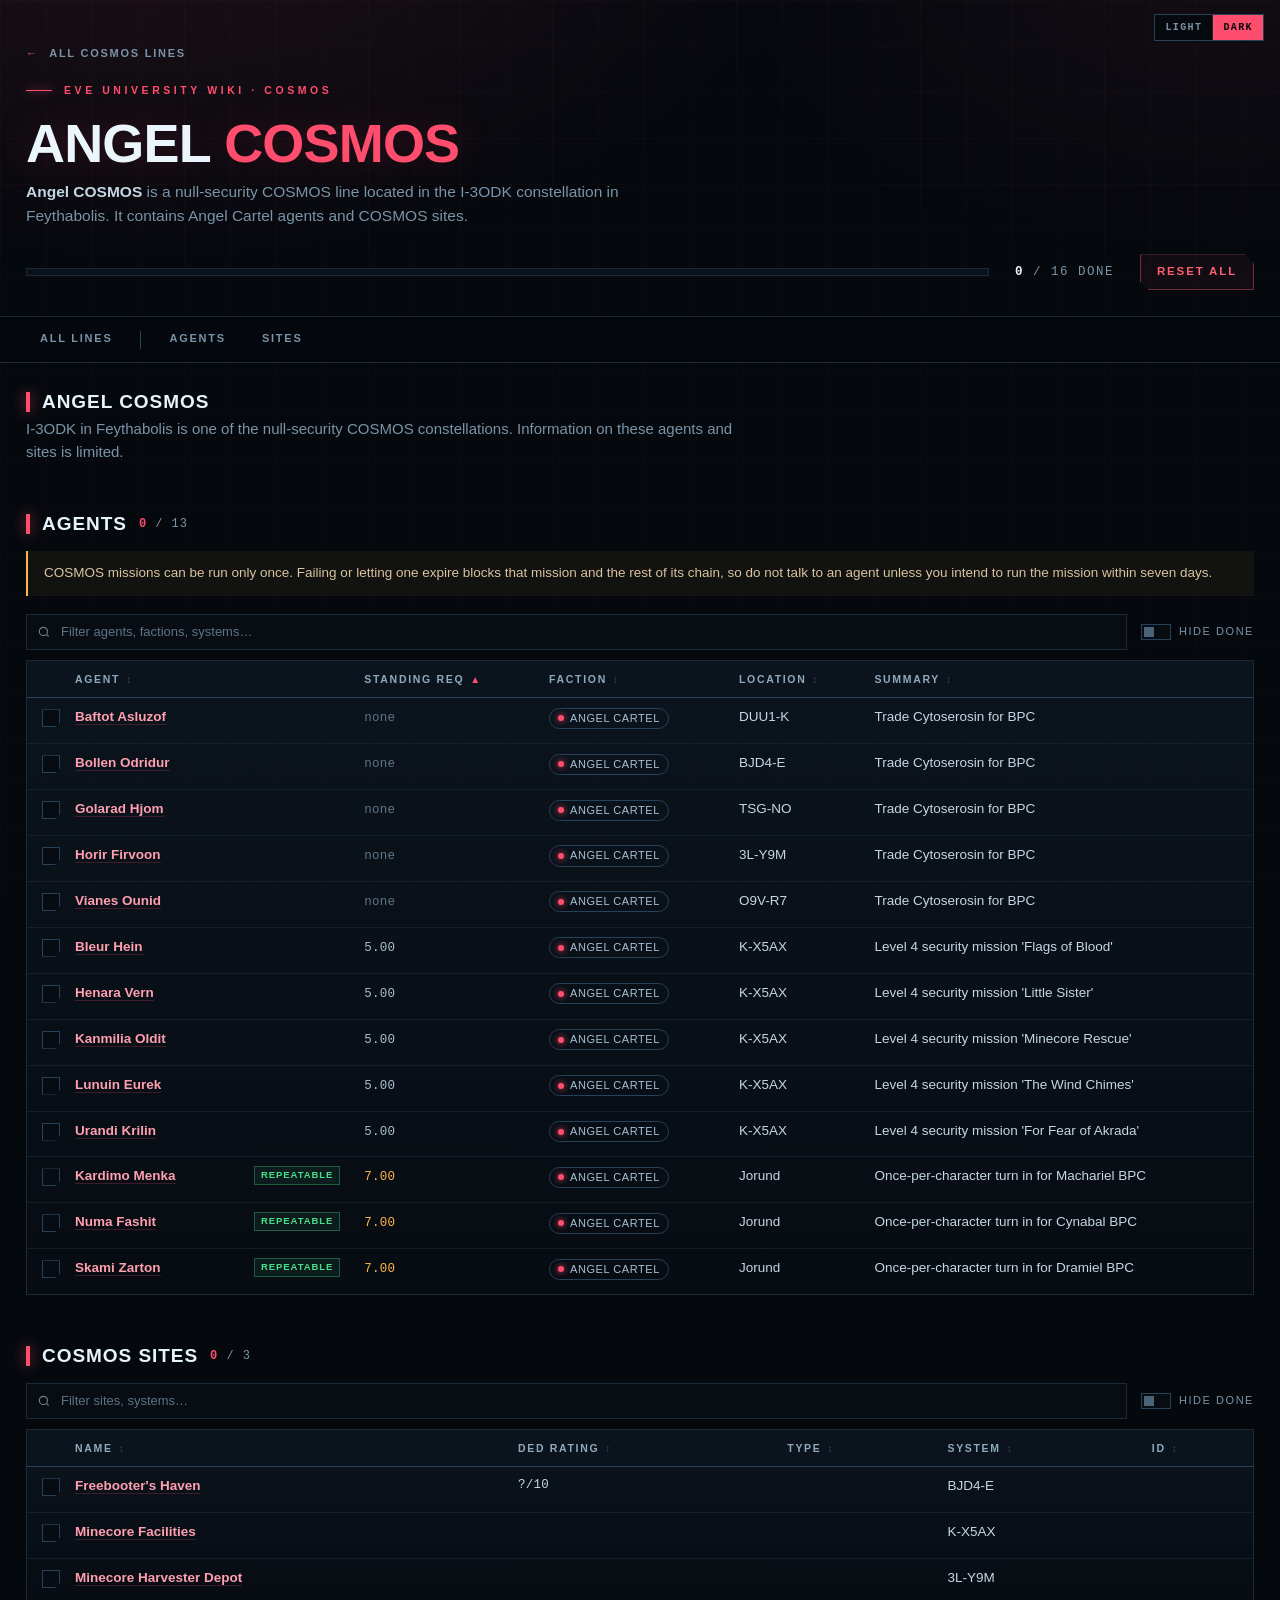
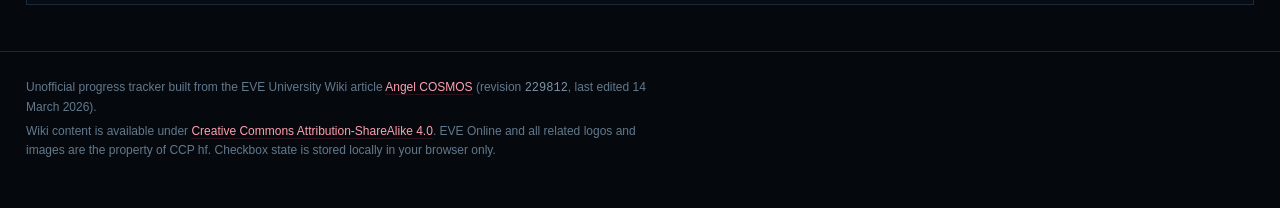
<file: cosmos/angel-cosmos.html>
<!DOCTYPE html>
<html lang="en">
<head>
<meta charset="utf-8">
<meta name="viewport" content="width=device-width, initial-scale=1">
<title>Angel COSMOS — Mission Tracker</title>
<meta name="description" content="Angel Cartel COSMOS agent and site tracker with persistent progress checkboxes.">
<script>try{if(localStorage.getItem('evetools.theme')==='light')document.documentElement.setAttribute('data-theme','light');}catch(e){}</script>
<link rel="icon" href="data:image/svg+xml,%3Csvg xmlns='http://www.w3.org/2000/svg' viewBox='0 0 32 32'%3E%3Crect width='32' height='32' fill='%23050a0e'/%3E%3Cpath d='M6 24 16 6l10 18-10-4z' fill='none' stroke='%23ff4d6d' stroke-width='2'/%3E%3C/svg%3E">
<style>
*,*::before,*::after{box-sizing:border-box}
:root{
  --bg:#05090e;--bg2:#080e15;--panel:#0b131c;--panel2:#0e1823;
  --line:#1a2a39;--line2:#26415a;--text:#c6d7e4;--dim:#7b93a7;
  --cyan:#ff4d6d;--cyan2:#ff9fb0;--green:#48e08a;--amber:#ffb648;
  --red:#ff5f70;--violet:#b48cff;
  --mono:ui-monospace,SFMono-Regular,"Cascadia Mono","Roboto Mono",Menlo,Consolas,monospace;
}
html{scroll-behavior:smooth;scroll-padding-top:104px}
body{
  margin:0;font-family:"Segoe UI",Inter,Roboto,"Helvetica Neue",Arial,sans-serif;
  background:var(--bg);color:var(--text);font-size:15px;line-height:1.55;
  -webkit-font-smoothing:antialiased;text-rendering:optimizeLegibility;
}
body::before{
  content:"";position:fixed;inset:0;z-index:0;pointer-events:none;
  background:
    radial-gradient(1100px 620px at 12% -12%,rgba(255,77,109,.11),transparent 62%),
    radial-gradient(900px 520px at 96% -4%,rgba(255,77,109,.06),transparent 60%),
    linear-gradient(rgba(255,77,109,.032) 1px,transparent 1px),
    linear-gradient(90deg,rgba(255,77,109,.032) 1px,transparent 1px);
  background-size:auto,auto,46px 46px,46px 46px;
}
a{color:var(--cyan2);text-decoration:none;border-bottom:1px solid rgba(255,77,109,.22);transition:color .15s,border-color .15s}
a:hover{color:#fff;border-bottom-color:var(--cyan)}
.wrap{max-width:1300px;margin:0 auto;padding:0 26px;position:relative;z-index:1}
.sr-only{position:absolute;width:1px;height:1px;padding:0;margin:-1px;overflow:hidden;clip:rect(0 0 0 0);white-space:nowrap;border:0}

/* ---------- header ---------- */
.backlink{
  display:inline-block;margin:0 0 20px;font-size:11px;font-weight:600;letter-spacing:.16em;
  text-transform:uppercase;color:var(--dim);border:0;
}
.backlink:hover{color:var(--cyan2)}
.backlink span{color:var(--cyan);margin-right:6px}
.top{padding:40px 0 26px}
.eyebrow{display:flex;align-items:center;gap:12px;font-size:10.5px;letter-spacing:.34em;text-transform:uppercase;color:var(--cyan);font-weight:600}
.eyebrow::before{content:"";width:26px;height:1px;background:var(--cyan);box-shadow:0 0 10px var(--cyan)}
h1{
  margin:.32em 0 .18em;font-size:clamp(30px,4.6vw,54px);line-height:1.02;font-weight:700;
  letter-spacing:-.015em;text-transform:uppercase;color:#eaf5fc;
  text-shadow:0 0 42px rgba(255,77,109,.22);
}
h1 em{font-style:normal;color:var(--cyan)}
.lede{max-width:78ch;color:var(--dim);font-size:15.5px;margin:0}
.lede strong{color:var(--text);font-weight:600}
.hud{display:flex;flex-wrap:wrap;align-items:center;gap:14px 26px;margin-top:26px}
.meter{position:relative;flex:1 1 280px;min-width:220px;height:8px;background:#0a131b;border:1px solid var(--line);overflow:hidden}
.meter i{display:block;height:100%;width:0;background:linear-gradient(90deg,#b81f3c,var(--cyan) 70%,#ffd0d8);box-shadow:0 0 16px rgba(255,77,109,.55);transition:width .35s ease}
.hud-stat{font-family:var(--mono);font-size:12.5px;letter-spacing:.12em;color:var(--dim);text-transform:uppercase;white-space:nowrap}
.hud-stat b{color:#eaf5fc;font-weight:600}
.btn{
  appearance:none;cursor:pointer;font:inherit;font-size:11.5px;font-weight:600;letter-spacing:.16em;
  text-transform:uppercase;color:var(--cyan);background:rgba(255,77,109,.06);
  border:1px solid rgba(255,77,109,.4);padding:8px 16px;border-radius:0;
  clip-path:polygon(0 0,calc(100% - 9px) 0,100% 9px,100% 100%,9px 100%,0 calc(100% - 9px));
  transition:background .15s,color .15s,box-shadow .15s;
}
.btn:hover{background:rgba(255,77,109,.16);color:#fff;box-shadow:0 0 18px rgba(255,77,109,.25)}
.btn.danger{color:var(--red);border-color:rgba(255,95,112,.4);background:rgba(255,95,112,.05)}
.btn.danger:hover{background:rgba(255,95,112,.14);box-shadow:0 0 18px rgba(255,95,112,.2)}
.btn:focus-visible{outline:2px solid var(--cyan2);outline-offset:2px}

/* ---------- nav ---------- */
.nav{position:sticky;top:0;z-index:20;background:rgba(5,9,14,.86);backdrop-filter:blur(12px);border-top:1px solid var(--line);border-bottom:1px solid var(--line)}
.nav .wrap{display:flex;align-items:center;gap:8px;overflow-x:auto;padding-top:0;padding-bottom:0;scrollbar-width:none}
.nav .wrap::-webkit-scrollbar{display:none}
.nav a{
  flex:0 0 auto;border:0;padding:13px 14px;font-size:11px;font-weight:600;letter-spacing:.16em;
  text-transform:uppercase;color:var(--dim);border-bottom:2px solid transparent;
}
.nav a:hover{color:var(--cyan2);border-bottom-color:rgba(255,77,109,.5);background:rgba(255,77,109,.05)}
.nav .sep{flex:0 0 auto;width:1px;height:18px;background:var(--line2);margin:0 6px}

/* ---------- sections ---------- */
main{padding:34px 0 60px}
.sec{margin:0 0 46px;scroll-margin-top:110px}
.sec.intro{padding-top:24px}
.sec-head{display:flex;flex-wrap:wrap;align-items:flex-end;justify-content:space-between;gap:10px 20px;margin-bottom:12px}
h2{display:flex;align-items:center;gap:12px;margin:0;font-size:19px;letter-spacing:.05em;text-transform:uppercase;color:#e8f4fb;font-weight:600}
h2::before{content:"";width:4px;height:20px;background:var(--cyan);box-shadow:0 0 14px rgba(255,77,109,.7)}
h2 .count{font-family:var(--mono);font-size:12px;letter-spacing:.08em;color:var(--dim);font-weight:400}
h2 .count b{color:var(--cyan);font-weight:600}
h3{margin:26px 0 10px;font-size:15px;letter-spacing:.1em;text-transform:uppercase;color:var(--cyan2);font-weight:600}
p{margin:0 0 12px;max-width:88ch}
.muted{color:var(--dim)}
.note{
  margin:0 0 18px;padding:12px 16px;background:rgba(255,182,72,.055);
  border-left:2px solid var(--amber);color:#d9c3a0;font-size:13.5px;max-width:none;
}
.note strong{color:var(--amber)}
.danger-note{
  margin:0 0 18px;padding:12px 16px;background:rgba(255,95,112,.06);
  border-left:2px solid var(--red);color:#e6b7bd;font-size:13.5px;max-width:none;
}
.danger-note strong{color:#ff8d99}

/* ---------- toolbar ---------- */
.toolbar{display:flex;flex-wrap:wrap;align-items:center;gap:10px 14px;margin:0 0 10px}
.search{
  flex:1 1 240px;min-width:180px;display:flex;align-items:center;gap:8px;
  background:#070d13;border:1px solid var(--line);padding:6px 10px;
}
.search svg{flex:0 0 auto;opacity:.55}
.search input{
  flex:1;background:none;border:0;outline:none;color:var(--text);font:inherit;font-size:13px;min-width:0;
}
.search input::placeholder{color:#5c7386}
.search:focus-within{border-color:var(--line2);box-shadow:0 0 0 1px rgba(255,77,109,.2)}
.toggle{display:inline-flex;align-items:center;gap:8px;cursor:pointer;font-size:11px;letter-spacing:.14em;text-transform:uppercase;color:var(--dim);user-select:none}
.toggle input{position:absolute;opacity:0;width:1px;height:1px}
.toggle .sw{width:30px;height:16px;border:1px solid var(--line2);background:#070d13;position:relative;transition:.18s}
.toggle .sw::after{content:"";position:absolute;top:2px;left:2px;width:10px;height:10px;background:#4b6377;transition:.18s}
.toggle input:checked + .sw{border-color:rgba(255,77,109,.6);background:rgba(255,77,109,.12)}
.toggle input:checked + .sw::after{left:16px;background:var(--cyan);box-shadow:0 0 10px var(--cyan)}
.toggle input:focus-visible + .sw{outline:2px solid var(--cyan2);outline-offset:2px}

/* ---------- tables ---------- */
.tbl-wrap{border:1px solid var(--line);background:linear-gradient(180deg,rgba(14,24,35,.72),rgba(8,14,21,.72));overflow:auto;max-height:none}
table{width:100%;border-collapse:collapse;font-size:13.5px;min-width:720px}
thead th{
  position:sticky;top:0;z-index:3;background:#0b141d;text-align:left;font-weight:600;
  font-size:10.5px;letter-spacing:.16em;text-transform:uppercase;color:#8fa9bd;
  padding:10px 12px;border-bottom:1px solid var(--line2);white-space:nowrap;
}
tbody td{padding:9px 12px;border-bottom:1px solid rgba(26,42,57,.6);vertical-align:top}
tbody tr:last-child td{border-bottom:0}
tbody tr{transition:background .12s}
tbody tr:hover{background:rgba(255,77,109,.045)}
tbody tr.done{background:rgba(72,224,138,.025)}
tbody tr.done:hover{background:rgba(72,224,138,.055)}
tbody tr.done > td{opacity:.56}
tbody tr.done > td.chk-cell,tbody tr.done > td.main,tbody tr.done .badge{opacity:1}
tbody tr.done > td.main a{text-decoration:line-through;text-decoration-color:rgba(72,224,138,.55);text-decoration-thickness:1px}
td.main{font-weight:600;color:#dceaf4}
td.main .sub{display:block;font-weight:400;font-size:12px;color:var(--dim);margin-top:1px}
td.chk-cell{width:36px;padding-right:0;text-align:center}
th.chk-cell{width:36px;padding-right:0}
.num{font-family:var(--mono);font-variant-numeric:tabular-nums;font-size:12.5px;letter-spacing:.02em;white-space:nowrap}
.standing{color:#a9c0d1}
.standing.high{color:var(--amber)}
.standing.max{color:#ff8a5c}
.standing.none{color:#5f7689}
.mono{font-family:var(--mono);font-size:12px;color:var(--dim)}
.nowrap{white-space:nowrap}

/* checkboxes */
.chk{display:inline-flex;position:relative;line-height:0;cursor:pointer;padding:2px}
.chk input{position:absolute;opacity:0;width:1px;height:1px}
.chk .box{
  width:18px;height:18px;display:block;position:relative;background:#060c12;
  border:1px solid var(--line2);transition:background .15s,border-color .15s,box-shadow .15s;
  clip-path:polygon(0 0,100% 0,100% calc(100% - 5px),calc(100% - 5px) 100%,0 100%);
}
.chk input:checked + .box{background:rgba(72,224,138,.14);border-color:rgba(72,224,138,.85);box-shadow:0 0 12px rgba(72,224,138,.25)}
.chk input:checked + .box::after{
  content:"";position:absolute;left:5px;top:1px;width:5px;height:10px;
  border-right:2px solid var(--green);border-bottom:2px solid var(--green);transform:rotate(40deg);
}
tr.derived .chk .box{border-color:rgba(255,77,109,.8);background:rgba(255,77,109,.13);box-shadow:0 0 12px rgba(255,77,109,.28)}
tr.derived .chk input:checked + .box::after{border-color:var(--cyan)}
.chk input:focus-visible + .box{outline:2px solid var(--cyan2);outline-offset:2px}
.chk:hover .box{border-color:var(--cyan)}

/* badges */
.badge{
  display:inline-block;margin-left:8px;padding:1px 6px;font-size:9.5px;font-weight:600;
  letter-spacing:.1em;text-transform:uppercase;float:right;white-space:nowrap;
  color:var(--cyan);background:rgba(255,77,109,.08);border:1px solid rgba(255,77,109,.3);
}
.badge.manual{color:var(--green);background:rgba(72,224,138,.07);border-color:rgba(72,224,138,.3)}
.badge.chain{color:var(--violet);background:rgba(180,140,255,.08);border-color:rgba(180,140,255,.32)}
.tag{
  display:inline-block;padding:1px 6px;font-size:9.5px;font-weight:600;
  letter-spacing:.1em;text-transform:uppercase;white-space:nowrap;
}
.tags{display:inline-flex;flex-wrap:wrap;align-items:center;gap:4px;margin-left:8px;vertical-align:middle;float:right}
.tag.src{color:var(--cyan);background:rgba(255,77,109,.07);border:1px solid rgba(255,77,109,.3)}
.tag.src.alt{color:var(--violet);background:rgba(180,140,255,.08);border:1px solid rgba(180,140,255,.32)}
.tag.rep{color:var(--green);background:rgba(72,224,138,.07);border:1px solid rgba(72,224,138,.32)}

/* faction chips */
.chip{
  display:inline-flex;align-items:center;gap:6px;padding:1px 8px;font-size:11px;letter-spacing:.05em;
  text-transform:uppercase;color:#a9c0d1;border:1px solid var(--line2);border-radius:99px;white-space:nowrap;
}
.chip::before{content:"";width:6px;height:6px;border-radius:50%;background:#7b93a7;box-shadow:0 0 6px currentColor}
.f-caldari::before{background:#4aa8ff;color:#4aa8ff}
.f-amarr::before{background:#ffd166;color:#ffd166}
.f-minmatar::before{background:#ff7a59;color:#ff7a59}
.f-angel::before{background:#ff4d6d;color:#ff4d6d}
.f-guristas::before{background:#b48cff;color:#b48cff}
.f-interbus::before{background:#48e08a;color:#48e08a}
.f-other::before{background:#7b93a7;color:#7b93a7}

/* type pills */
.type{font-size:10.5px;letter-spacing:.12em;text-transform:uppercase;color:#9db4c6;border:1px solid var(--line2);padding:1px 7px}
.type.sig{color:var(--violet);border-color:rgba(180,140,255,.35)}
.type.beacon{color:var(--cyan);border-color:rgba(255,77,109,.35)}

/* hidden / filtered */
table.hide-done tbody tr.done{display:none}
tbody tr[hidden]{display:none}
.empty{display:none;padding:18px 14px;color:var(--dim);font-size:13px}
.tbl-wrap.is-empty .empty{display:block}

/* footer */
footer{border-top:1px solid var(--line);padding:26px 0 44px;color:#62798c;font-size:12px;position:relative;z-index:1}
footer p{margin:0 0 6px;max-width:95ch}
footer a{border-bottom-color:rgba(255,77,109,.15)}

/* ---------- responsive ---------- */
@media (max-width:820px){
  .wrap{padding:0 16px}
  .top{padding:28px 0 20px}
  .tbl-wrap{border:0;background:none;overflow:visible}
  table{min-width:0;display:block}
  thead{display:none}
  tbody{display:block}
  tbody tr{display:block;border:1px solid var(--line);background:rgba(14,24,35,.8);margin:0 0 10px;padding:6px 10px 8px}
  tbody tr:last-child{margin-bottom:0}
  tbody td{display:block;padding:5px 0;border:0}
  tbody td::before{
    content:attr(data-label);display:block;font-size:9.5px;letter-spacing:.14em;
    text-transform:uppercase;color:#5f7689;margin-bottom:2px;
  }
  tbody td.chk-cell{position:absolute;top:10px;right:11px;padding:0}
  tbody tr{position:relative;padding:9px 46px 10px 12px}
  tbody td.chk-cell::before{content:none}
  td.main{font-size:14px}
  .tags{display:flex;justify-content:flex-end;margin:6px 0 0}
  h2{font-size:16px}
  .hud{gap:12px 18px}
}
@media (prefers-reduced-motion:reduce){
  html{scroll-behavior:auto}
  *{transition:none!important;animation:none!important}
}
@media print{
  body{background:#fff;color:#111}
  body::before,.nav,.toolbar,.hud .btn,.hud .meter{display:none}
  .wrap{max-width:none;padding:0}
  h1,h2,td.main{color:#000}
  .tbl-wrap{border-color:#bbb;background:none;overflow:visible}
  table{min-width:0}
  thead th{position:static;background:#eee;color:#000;border-color:#bbb}
  tbody td{border-color:#ddd}
  a{color:#000;border:0}
  tr.done{opacity:1}
  tr.done > td{opacity:1}
  table.hide-done tbody tr.done{display:table-row}
  tbody tr[hidden]{display:table-row}
  .badge{color:#000;border-color:#999}
}

/* faction chips used by the additional COSMOS lines */
.f-gallente::before{background:#58d68d;color:#58d68d}
.f-blood::before{background:#ff4d6d;color:#ff4d6d}
.f-serpentis::before{background:#2ed3c6;color:#2ed3c6}
.f-syndicate::before{background:#9fb4c6;color:#9fb4c6}
.f-ore::before{background:#f0c674;color:#f0c674}
.f-thukker::before{background:#d7a3ff;color:#d7a3ff}
.f-khanid::before{background:#ffcf70;color:#ffcf70}
.f-ammatar::before{background:#c9a227;color:#c9a227}
:root{--accent-rgb:255,77,109;--cyan:#ff4d6d;--cyan2:#ff9fb0;}
html[data-theme="light"]{--cyan:#b81f3c;--cyan2:#92162e;--accent-rgb:184,31,60;}

/* ---------- light theme ---------- */
html[data-theme="light"]{
  --bg:#f3f3f0;--bg2:#e9e9e4;--panel:#ffffff;--panel2:#f7f7f3;
  --line:#d2d2ca;--line2:#b6b6ac;--text:#1c1c1a;--dim:#5f5f58;
}
html[data-theme="light"] body{background:var(--bg);color:var(--text)}
html[data-theme="light"] body::before{
  background:
    radial-gradient(1100px 620px at 12% -12%,rgba(var(--accent-rgb),.13),transparent 62%),
    radial-gradient(900px 520px at 96% -4%,rgba(var(--accent-rgb),.07),transparent 60%),
    linear-gradient(rgba(0,0,0,.035) 1px,transparent 1px),
    linear-gradient(90deg,rgba(0,0,0,.035) 1px,transparent 1px);
  background-size:auto,auto,46px 46px,46px 46px;
}
html[data-theme="light"] .nav{background:rgba(243,243,240,.9)}
html[data-theme="light"] a:hover{color:#000}
html[data-theme="light"] h1,
html[data-theme="light"] h2,
html[data-theme="light"] .hud-stat b,
html[data-theme="light"] td.main{color:#111}
html[data-theme="light"] h1{text-shadow:0 0 42px rgba(var(--accent-rgb),.18)}
html[data-theme="light"] .btn{background:rgba(0,0,0,.035);border-color:rgba(0,0,0,.25)}
html[data-theme="light"] .btn:hover{background:rgba(0,0,0,.08);color:#000;box-shadow:none}
html[data-theme="light"] .btn.danger{background:rgba(255,95,112,.08)}
html[data-theme="light"] .nav a:hover{background:rgba(0,0,0,.05)}
html[data-theme="light"] .meter{background:#e2e2dc}
html[data-theme="light"] .search,
html[data-theme="light"] .toggle .sw{background:#fff}
html[data-theme="light"] .search input{color:var(--text)}
html[data-theme="light"] .search input::placeholder{color:#888}
html[data-theme="light"] .toggle .sw::after{background:#8a8a82}
html[data-theme="light"] .tbl-wrap{background:linear-gradient(180deg,rgba(255,255,255,.92),rgba(248,248,245,.92))}
html[data-theme="light"] thead th{background:#e9e9e4;color:#4b4b45;border-bottom-color:var(--line2)}
html[data-theme="light"] tbody td{border-bottom-color:rgba(0,0,0,.08)}
html[data-theme="light"] tbody tr:hover{background:rgba(var(--accent-rgb),.07)}
html[data-theme="light"] .standing{color:#38454c}
html[data-theme="light"] .standing.none{color:#888}
html[data-theme="light"] .chk .box{background:#fff;border-color:#9a9a92}
html[data-theme="light"] .chip{color:#333;border-color:#c0c0b8}
html[data-theme="light"] .type{color:#444;border-color:#c0c0b8}
html[data-theme="light"] footer{color:#666}
html[data-theme="light"] .note{background:rgba(255,182,72,.14);color:#76541c}
html[data-theme="light"] .danger-note{background:rgba(255,95,112,.1);color:#7d2330}
html[data-theme="light"] .danger-note strong{color:#b21f34}
html[data-theme="light"] .theme-switch{background:rgba(255,255,255,.88);border-color:#b6b6ac}
html[data-theme="light"] tbody tr{background:rgba(255,255,255,.82)}
html[data-theme="light"] .card{
  border-color:rgba(var(--card-rgb),.35);
  background:linear-gradient(180deg,rgba(255,255,255,.96),rgba(247,247,243,.96));
}
html[data-theme="light"] .card::before{background:var(--card);box-shadow:none}
html[data-theme="light"] .card h3{color:#111}
html[data-theme="light"] .card h3 span{color:var(--card)}
html[data-theme="light"] .card .loc,
html[data-theme="light"] .card .stats,
html[data-theme="light"] .card .flag{color:#5f5f58}
html[data-theme="light"] .card .stats b{color:var(--card)}
html[data-theme="light"] .card .btn{color:var(--card);border-color:rgba(var(--card-rgb),.45);background:rgba(var(--card-rgb),.06)}
html[data-theme="light"] .card .btn:hover{background:rgba(var(--card-rgb),.14);color:var(--bg);box-shadow:none}
html[data-theme="light"] .pill{color:#444;border-color:#b6b6ac}
html[data-theme="light"] .pill.high{color:#1f7a45;border-color:#1f7a45}
html[data-theme="light"] .pill.low{color:#8a5f00;border-color:#8a5f00}
html[data-theme="light"] .pill.null,html[data-theme="light"] .pill.pirate{color:#b81f3c;border-color:#b81f3c}
html[data-theme="light"] .card.c-amarr{--card:#8a5f00;--card-rgb:138,95,0}
html[data-theme="light"] .card.c-caldari{--card:#006a99;--card-rgb:0,106,153}
html[data-theme="light"] .card.c-gallente{--card:#1f7a45;--card-rgb:31,122,69}
html[data-theme="light"] .card.c-minmatar{--card:#b23a1f;--card-rgb:178,58,31}
html[data-theme="light"] .card.c-angel{--card:#b81f3c;--card-rgb:184,31,60}
html[data-theme="light"] .card.c-blood-raider{--card:#a52a1f;--card-rgb:165,42,31}
html[data-theme="light"] .card.c-guristas{--card:#6b45c4;--card-rgb:107,69,196}
html[data-theme="light"] .card.c-serpentis{--card:#0b7d75;--card-rgb:11,125,117}

/* ---------- color theme switch ---------- */
.theme-switch{
  position:absolute;top:14px;right:16px;z-index:90;display:flex;
  border:1px solid var(--line2);background:rgba(5,9,14,.78);
  backdrop-filter:blur(10px);
}
.theme-switch button{
  appearance:none;background:none;border:0;color:var(--dim);font-family:var(--mono);
  font-size:10px;font-weight:600;letter-spacing:.14em;text-transform:uppercase;
  padding:7px 10px;cursor:pointer;transition:background .15s,color .15s;
}
.theme-switch button + button{border-left:1px solid var(--line)}
.theme-switch button:hover{color:var(--cyan2)}
.theme-switch button[aria-pressed="true"]{color:var(--bg);background:var(--cyan)}
.theme-switch button:focus-visible{outline:2px solid var(--cyan2);outline-offset:2px}
@media (max-width:820px){
  .theme-switch{top:10px;right:10px}
  .theme-switch button{padding:6px 8px;font-size:9px}
  .top{padding-top:48px}
}
</style>
<link rel="stylesheet" href="tablesort.css">
<script src="tablesort.js" defer></script>
</head>
<body>
<div class="theme-switch" role="group" aria-label="Color theme">
  <button type="button" data-theme-set="light" aria-pressed="false">Light</button>
  <button type="button" data-theme-set="dark" aria-pressed="true">Dark</button>
</div>

<header class="top">
  <div class="wrap">
    <a class="backlink" href="index.html"><span aria-hidden="true">&larr;</span> All COSMOS lines</a>
    <div class="eyebrow">EVE University Wiki &middot; COSMOS</div>
    <h1>Angel <em>COSMOS</em></h1>
    <p class="lede"><strong>Angel COSMOS</strong> is a null-security COSMOS line located in the I-3ODK constellation in Feythabolis. It contains Angel Cartel agents and COSMOS sites.</p>

    <div class="hud">
      <div class="meter" role="progressbar" aria-label="Overall completion" aria-valuemin="0" aria-valuemax="100" aria-valuenow="0" id="global-meter"><i></i></div>
      <div class="hud-stat" id="global-stat"><b>0</b> / 0 done</div>
      <button class="btn danger" id="reset-all" type="button">Reset all</button>
    </div>
  </div>
</header>

<nav class="nav" aria-label="Sections">
  <div class="wrap">
    <a href="index.html">All lines</a>
    <span class="sep" aria-hidden="true"></span>
    <a href="#agents">Agents</a>
    <a href="#sites">Sites</a>
  </div>
</nav>

<noscript>
  <div class="wrap">
    <p class="note">JavaScript is disabled &mdash; checkboxes will still render, but progress will not be saved and the mission &rarr; site/shopping links will not work.</p>
  </div>
</noscript>

<main class="wrap">

  <section class="sec intro" id="overview">
    <h2>Angel COSMOS</h2>
    <p class="muted">I-3ODK in Feythabolis is one of the null-security COSMOS constellations. Information on these agents and sites is limited.</p>
  </section>


  <section class="sec" id="agents">
    <div class="sec-head">
      <h2>Agents <span class="count" data-count="agents-null"><b>0</b> / 0</span></h2>
    </div>
    <p class="note">COSMOS missions can be run only once. Failing or letting one expire blocks that mission and the rest of its chain, so do not talk to an agent unless you intend to run the mission within seven days.</p>
    <div class="toolbar">
      <label class="search">
        <svg width="14" height="14" viewBox="0 0 24 24" fill="none" stroke="currentColor" stroke-width="2" aria-hidden="true"><circle cx="11" cy="11" r="7"/><path d="m20 20-3.5-3.5"/></svg>
        <input type="search" placeholder="Filter agents, factions, systems…" aria-label="Filter agents" data-filter="agents-null">
      </label>
      <label class="toggle"><input type="checkbox" data-hide="agents-null"><span class="sw" aria-hidden="true"></span>Hide done</label>
    </div>

    <div class="tbl-wrap">
      <table data-kind="agent" data-scope="agents-null">
        <thead><tr>
          <th class="chk-cell"><span class="sr-only">Done</span></th>
          <th scope="col">Agent</th>
          <th scope="col">Standing req</th>
          <th scope="col">Faction</th>
          <th scope="col">Location</th>
          <th scope="col">Summary</th>
        </tr></thead>
        <tbody>
          <tr data-name="Baftot Asluzof" data-system="DUU1-K" data-site="">
            <td class="chk-cell"><label class="chk"><input type="checkbox" aria-label="Baftot Asluzof done"><span class="box"></span></label></td>
            <td class="main" data-label="Agent"><a rel="noopener noreferrer" target="_blank" href="https://wiki.eveuniversity.org/Baftot_Asluzof">Baftot Asluzof</a></td>
            <td data-label="Standing"><span class="num standing none">none</span></td>
            <td data-label="Faction"><span class="chip f-angel">Angel Cartel</span></td>
            <td data-label="Location">DUU1-K</td>
            <td data-label="Summary">Trade Cytoserosin for BPC</td>
          </tr>
          <tr data-name="Bleur Hein" data-system="K-X5AX" data-site="">
            <td class="chk-cell"><label class="chk"><input type="checkbox" aria-label="Bleur Hein done"><span class="box"></span></label></td>
            <td class="main" data-label="Agent"><a rel="noopener noreferrer" target="_blank" href="https://wiki.eveuniversity.org/Bleur_Hein">Bleur Hein</a></td>
            <td data-label="Standing"><span class="num standing">5.00</span></td>
            <td data-label="Faction"><span class="chip f-angel">Angel Cartel</span></td>
            <td data-label="Location">K-X5AX</td>
            <td data-label="Summary">Level 4 security mission 'Flags of Blood'</td>
          </tr>
          <tr data-name="Bollen Odridur" data-system="BJD4-E" data-site="">
            <td class="chk-cell"><label class="chk"><input type="checkbox" aria-label="Bollen Odridur done"><span class="box"></span></label></td>
            <td class="main" data-label="Agent"><a rel="noopener noreferrer" target="_blank" href="https://wiki.eveuniversity.org/Bollen_Odridur">Bollen Odridur</a></td>
            <td data-label="Standing"><span class="num standing none">none</span></td>
            <td data-label="Faction"><span class="chip f-angel">Angel Cartel</span></td>
            <td data-label="Location">BJD4-E</td>
            <td data-label="Summary">Trade Cytoserosin for BPC</td>
          </tr>
          <tr data-name="Golarad Hjom" data-system="TSG-NO" data-site="">
            <td class="chk-cell"><label class="chk"><input type="checkbox" aria-label="Golarad Hjom done"><span class="box"></span></label></td>
            <td class="main" data-label="Agent"><a rel="noopener noreferrer" target="_blank" href="https://wiki.eveuniversity.org/Golarad_Hjom">Golarad Hjom</a></td>
            <td data-label="Standing"><span class="num standing none">none</span></td>
            <td data-label="Faction"><span class="chip f-angel">Angel Cartel</span></td>
            <td data-label="Location">TSG-NO</td>
            <td data-label="Summary">Trade Cytoserosin for BPC</td>
          </tr>
          <tr data-name="Henara Vern" data-system="K-X5AX" data-site="">
            <td class="chk-cell"><label class="chk"><input type="checkbox" aria-label="Henara Vern done"><span class="box"></span></label></td>
            <td class="main" data-label="Agent"><a rel="noopener noreferrer" target="_blank" href="https://wiki.eveuniversity.org/Henara_Vern">Henara Vern</a></td>
            <td data-label="Standing"><span class="num standing">5.00</span></td>
            <td data-label="Faction"><span class="chip f-angel">Angel Cartel</span></td>
            <td data-label="Location">K-X5AX</td>
            <td data-label="Summary">Level 4 security mission 'Little Sister'</td>
          </tr>
          <tr data-name="Horir Firvoon" data-system="3L-Y9M" data-site="">
            <td class="chk-cell"><label class="chk"><input type="checkbox" aria-label="Horir Firvoon done"><span class="box"></span></label></td>
            <td class="main" data-label="Agent"><a rel="noopener noreferrer" target="_blank" href="https://wiki.eveuniversity.org/Horir_Firvoon">Horir Firvoon</a></td>
            <td data-label="Standing"><span class="num standing none">none</span></td>
            <td data-label="Faction"><span class="chip f-angel">Angel Cartel</span></td>
            <td data-label="Location">3L-Y9M</td>
            <td data-label="Summary">Trade Cytoserosin for BPC</td>
          </tr>
          <tr data-name="Kanmilia Oldit" data-system="K-X5AX" data-site="">
            <td class="chk-cell"><label class="chk"><input type="checkbox" aria-label="Kanmilia Oldit done"><span class="box"></span></label></td>
            <td class="main" data-label="Agent"><a rel="noopener noreferrer" target="_blank" href="https://wiki.eveuniversity.org/Kanmilia_Oldit">Kanmilia Oldit</a></td>
            <td data-label="Standing"><span class="num standing">5.00</span></td>
            <td data-label="Faction"><span class="chip f-angel">Angel Cartel</span></td>
            <td data-label="Location">K-X5AX</td>
            <td data-label="Summary">Level 4 security mission 'Minecore Rescue'</td>
          </tr>
          <tr data-name="Kardimo Menka" data-system="Jorund" data-site="">
            <td class="chk-cell"><label class="chk"><input type="checkbox" aria-label="Kardimo Menka done"><span class="box"></span></label></td>
            <td class="main" data-label="Agent"><a rel="noopener noreferrer" target="_blank" href="https://wiki.eveuniversity.org/Kardimo_Menka">Kardimo Menka</a> <span class="tags"><span class="tag rep" title="Offers the repeatable mission Improving Relations">Repeatable</span></span></td>
            <td data-label="Standing"><span class="num standing high">7.00</span></td>
            <td data-label="Faction"><span class="chip f-angel">Angel Cartel</span></td>
            <td data-label="Location">Jorund</td>
            <td data-label="Summary">Once-per-character turn in for Machariel BPC</td>
          </tr>
          <tr data-name="Lunuin Eurek" data-system="K-X5AX" data-site="">
            <td class="chk-cell"><label class="chk"><input type="checkbox" aria-label="Lunuin Eurek done"><span class="box"></span></label></td>
            <td class="main" data-label="Agent"><a rel="noopener noreferrer" target="_blank" href="https://wiki.eveuniversity.org/Lunuin_Eurek">Lunuin Eurek</a></td>
            <td data-label="Standing"><span class="num standing">5.00</span></td>
            <td data-label="Faction"><span class="chip f-angel">Angel Cartel</span></td>
            <td data-label="Location">K-X5AX</td>
            <td data-label="Summary">Level 4 security mission 'The Wind Chimes'</td>
          </tr>
          <tr data-name="Numa Fashit" data-system="Jorund" data-site="">
            <td class="chk-cell"><label class="chk"><input type="checkbox" aria-label="Numa Fashit done"><span class="box"></span></label></td>
            <td class="main" data-label="Agent"><a rel="noopener noreferrer" target="_blank" href="https://wiki.eveuniversity.org/Numa_Fashit">Numa Fashit</a> <span class="tags"><span class="tag rep" title="Offers the repeatable mission Improving Relations">Repeatable</span></span></td>
            <td data-label="Standing"><span class="num standing high">7.00</span></td>
            <td data-label="Faction"><span class="chip f-angel">Angel Cartel</span></td>
            <td data-label="Location">Jorund</td>
            <td data-label="Summary">Once-per-character turn in for Cynabal BPC</td>
          </tr>
          <tr data-name="Skami Zarton" data-system="Jorund" data-site="">
            <td class="chk-cell"><label class="chk"><input type="checkbox" aria-label="Skami Zarton done"><span class="box"></span></label></td>
            <td class="main" data-label="Agent"><a rel="noopener noreferrer" target="_blank" href="https://wiki.eveuniversity.org/Skami_Zarton">Skami Zarton</a> <span class="tags"><span class="tag rep" title="Offers the repeatable mission Improving Relations">Repeatable</span></span></td>
            <td data-label="Standing"><span class="num standing high">7.00</span></td>
            <td data-label="Faction"><span class="chip f-angel">Angel Cartel</span></td>
            <td data-label="Location">Jorund</td>
            <td data-label="Summary">Once-per-character turn in for Dramiel BPC</td>
          </tr>
          <tr data-name="Urandi Krilin" data-system="K-X5AX" data-site="">
            <td class="chk-cell"><label class="chk"><input type="checkbox" aria-label="Urandi Krilin done"><span class="box"></span></label></td>
            <td class="main" data-label="Agent"><a rel="noopener noreferrer" target="_blank" href="https://wiki.eveuniversity.org/Urandi_Krilin">Urandi Krilin</a></td>
            <td data-label="Standing"><span class="num standing">5.00</span></td>
            <td data-label="Faction"><span class="chip f-angel">Angel Cartel</span></td>
            <td data-label="Location">K-X5AX</td>
            <td data-label="Summary">Level 4 security mission 'For Fear of Akrada'</td>
          </tr>
          <tr data-name="Vianes Ounid" data-system="O9V-R7" data-site="">
            <td class="chk-cell"><label class="chk"><input type="checkbox" aria-label="Vianes Ounid done"><span class="box"></span></label></td>
            <td class="main" data-label="Agent"><a rel="noopener noreferrer" target="_blank" href="https://wiki.eveuniversity.org/Vianes_Ounid">Vianes Ounid</a></td>
            <td data-label="Standing"><span class="num standing none">none</span></td>
            <td data-label="Faction"><span class="chip f-angel">Angel Cartel</span></td>
            <td data-label="Location">O9V-R7</td>
            <td data-label="Summary">Trade Cytoserosin for BPC</td>
          </tr>
        </tbody>
      </table>
    </div>
  </section>

  <section class="sec" id="sites">
    <div class="sec-head">
      <h2>COSMOS sites <span class="count" data-count="sites-null"><b>0</b> / 0</span></h2>
    </div>
    <div class="toolbar">
      <label class="search">
        <svg width="14" height="14" viewBox="0 0 24 24" fill="none" stroke="currentColor" stroke-width="2" aria-hidden="true"><circle cx="11" cy="11" r="7"/><path d="m20 20-3.5-3.5"/></svg>
        <input type="search" placeholder="Filter sites, systems…" aria-label="Filter COSMOS sites" data-filter="sites-null">
      </label>
      <label class="toggle"><input type="checkbox" data-hide="sites-null"><span class="sw" aria-hidden="true"></span>Hide done</label>
    </div>

    <div class="tbl-wrap">
      <table data-kind="site" data-scope="sites-null">
        <thead><tr>
          <th class="chk-cell"><span class="sr-only">Done</span></th>
          <th scope="col">Name</th><th scope="col">DED rating</th><th scope="col">Type</th><th scope="col">System</th><th scope="col">ID</th>
        </tr></thead><tbody>
          <tr data-name="Freebooter&#x27;s Haven" data-system="BJD4-E">
            <td class="chk-cell"><label class="chk"><input type="checkbox" aria-label="Freebooter&#x27;s Haven done"><span class="box"></span></label></td>
            <td class="main" data-label="Name"><a rel="noopener noreferrer" target="_blank" href="https://wiki.eveuniversity.org/Freebooter%27s_Haven">Freebooter's Haven</a></td>
            <td data-label="DED" class="num">?/10</td>
            <td data-label="Type"></td>
            <td data-label="System">BJD4-E</td>
            <td data-label="ID" class="mono"></td>
          </tr>
          <tr data-name="Minecore Facilities" data-system="K-X5AX">
            <td class="chk-cell"><label class="chk"><input type="checkbox" aria-label="Minecore Facilities done"><span class="box"></span></label></td>
            <td class="main" data-label="Name"><a rel="noopener noreferrer" target="_blank" href="https://wiki.eveuniversity.org/Minecore_Facilities">Minecore Facilities</a></td>
            <td data-label="DED" class="num"></td>
            <td data-label="Type"></td>
            <td data-label="System">K-X5AX</td>
            <td data-label="ID" class="mono"></td>
          </tr>
          <tr data-name="Minecore Harvester Depot" data-system="3L-Y9M">
            <td class="chk-cell"><label class="chk"><input type="checkbox" aria-label="Minecore Harvester Depot done"><span class="box"></span></label></td>
            <td class="main" data-label="Name"><a rel="noopener noreferrer" target="_blank" href="https://wiki.eveuniversity.org/Minecore_Harvester_Depot">Minecore Harvester Depot</a></td>
            <td data-label="DED" class="num"></td>
            <td data-label="Type"></td>
            <td data-label="System">3L-Y9M</td>
            <td data-label="ID" class="mono"></td>
          </tr>
        </tbody></table></div></section>

</main>

<footer>
  <div class="wrap">
    <p>Unofficial progress tracker built from the EVE University Wiki article <a rel="noopener noreferrer" target="_blank" href="https://wiki.eveuniversity.org/Angel_COSMOS">Angel COSMOS</a> (revision <span class="mono">229812</span>, last edited 14 March 2026).</p>
    <p>Wiki content is available under <a target="_blank" href="https://creativecommons.org/licenses/by-sa/4.0/" rel="license noopener noreferrer">Creative Commons Attribution-ShareAlike 4.0</a>. EVE Online and all related logos and images are the property of CCP hf. Checkbox state is stored locally in your browser only.</p>
  </div>
</footer>

<script>
(function () {
  "use strict";

  var STORAGE_KEY = "evetools.angel-cosmos.v1";

  function fresh() {
    return { checked: {}, optOut: {}, hideDone: {} };
  }

  function load() {
    try {
      var raw = localStorage.getItem(STORAGE_KEY);
      if (!raw) return fresh();
      var p = JSON.parse(raw);
      return {
        checked: (p && p.checked) || {},
        optOut: (p && p.optOut) || {},
        hideDone: (p && p.hideDone) || {}
      };
    } catch (e) {
      return fresh();
    }
  }

  var state = load();

  function save() {
    try {
      localStorage.setItem(STORAGE_KEY, JSON.stringify(state));
    } catch (e) {
      /* storage disabled or full: keep working in-memory */
    }
  }

  function slug(s) {
    var v = String(s || "");
    if (v.normalize) v = v.normalize("NFD").replace(/[\u0300-\u036f]/g, "");
    return v
      .toLowerCase()
      .replace(/[\u2018\u2019']/g, "")
      .replace(/[^a-z0-9]+/g, "-")
      .replace(/^-+|-+$/g, "");
  }

  function norm(s) {
    var v = String(s || "");
    if (v.normalize) v = v.normalize("NFD").replace(/[\u0300-\u036f]/g, "");
    return v
      .toLowerCase()
      .replace(/[\u2018\u2019]/g, "'")
      .replace(/[^a-z0-9]+/g, " ")
      .trim();
  }

  /* ---------- collect rows ---------- */
  var rows = [];
  var byId = new Map();

  document.querySelectorAll("table[data-kind]").forEach(function (table) {
    var kind = table.dataset.kind;
    var scope = table.dataset.scope;
    table.querySelectorAll("tbody tr").forEach(function (tr) {
      var name = tr.dataset.name || "";
      var id = kind + ":" + scope + ":" + slug(name);
      if (kind === "site") id += ":" + slug(tr.dataset.system || "");
      tr.dataset.rowId = id;
      var row = {
        tr: tr,
        id: id,
        kind: kind,
        scope: scope,
        name: name,
        system: tr.dataset.system || "",
        site: tr.dataset.site || "",
        required: (tr.dataset.requiredFor || "").split("|").map(function (s) { return s.trim(); }).filter(Boolean),
        input: tr.querySelector('input[type="checkbox"]'),
        main: tr.querySelector("td.main")
      };
      rows.push(row);
      byId.set(id, row);
    });
  });

  var agents = rows.filter(function (r) { return r.kind === "agent"; });
  var items = rows.filter(function (r) { return r.kind === "item"; });

  var agentByName = new Map();
  agents.forEach(function (a) { agentByName.set(norm(a.name), a); });

  var siteByKey = new Map();
  rows.filter(function (r) { return r.kind === "site"; }).forEach(function (s) {
    siteByKey.set(norm(s.name) + "|" + norm(s.system), s);
  });

  /* ---------- build one-way links: agent -> site / shopping item ---------- */
  var linksTo = new Map();   /* rowId -> [agentId] */
  var linksFrom = new Map(); /* agentId -> [rowId] */

  function link(agent, row) {
    if (!linksTo.has(row.id)) linksTo.set(row.id, []);
    linksTo.get(row.id).push(agent.id);
    if (!linksFrom.has(agent.id)) linksFrom.set(agent.id, []);
    linksFrom.get(agent.id).push(row.id);
  }

  agents.forEach(function (a) {
    if (a.site) {
      var site = siteByKey.get(norm(a.site) + "|" + norm(a.system));
      if (site && site !== a) link(a, site);
    }
  });

  items.forEach(function (item) {
    item.required.forEach(function (name) {
      var agent = agentByName.get(norm(name));
      if (agent) link(agent, item);
    });
  });

  /* ---------- derived state ---------- */
  function isChecked(id) { return !!state.checked[id]; }

  function isOptedOut(rowId, agentId) {
    var list = state.optOut[rowId];
    return !!list && list.indexOf(agentId) !== -1;
  }

  function activeLinks(row) {
    var ids = linksTo.get(row.id) || [];
    return ids.filter(function (aid) {
      return isChecked(aid) && !isOptedOut(row.id, aid);
    });
  }

  function derivedFor(row) {
    var ids = activeLinks(row);
    return ids.length ? byId.get(ids[0]) : null;
  }

  /* ---------- render ---------- */
  function setBadge(row, text, cls) {
    var badge = row.main.querySelector(".badge.derived");
    if (!text) {
      if (badge) badge.remove();
      return;
    }
    if (!badge) {
      badge = document.createElement("span");
      row.main.appendChild(badge);
    }
    badge.className = "badge derived" + (cls ? " " + cls : "");
    badge.textContent = text;
  }

  function recompute() {
    rows.forEach(function (row) {
      var derived = derivedFor(row);
      var manual = isChecked(row.id);
      var done = manual || !!derived;

      row.tr.classList.toggle("done", done);
      row.tr.classList.toggle("derived", !!derived && !manual);
      if (row.input.checked !== done) row.input.checked = done;

      if (derived && !manual) {
        var n = activeLinks(row).length;
        setBadge(row, "linked: " + derived.name + (n > 1 ? " +" + (n - 1) : ""), "");
      } else {
        setBadge(row, "");
      }
    });
    updateCounts();
    applyFilters();
  }

  function updateCounts() {
    var scopes = {};
    var totalDone = 0;

    rows.forEach(function (row) {
      var s = scopes[row.scope] || (scopes[row.scope] = { total: 0, done: 0 });
      s.total++;
      if (row.tr.classList.contains("done")) {
        s.done++;
        totalDone++;
      }
    });

    document.querySelectorAll("[data-count]").forEach(function (el) {
      var s = scopes[el.dataset.count];
      if (!s) return;
      el.innerHTML = "<b>" + s.done + "</b> / " + s.total;
    });

    var meter = document.getElementById("global-meter");
    if (meter) {
      var pct = rows.length ? Math.round((totalDone / rows.length) * 100) : 0;
      meter.querySelector("i").style.width = pct + "%";
      meter.setAttribute("aria-valuenow", String(pct));
    }
    var stat = document.getElementById("global-stat");
    if (stat) stat.innerHTML = "<b>" + totalDone + "</b> / " + rows.length + " done";
  }

  /* ---------- search + hide done ---------- */
  var queries = {};

  function applyFilters() {
    rows.forEach(function (row) {
      var q = queries[row.scope] || "";
      row.tr.hidden = !!q && row.tr.textContent.toLowerCase().indexOf(q) === -1;
    });
  }

  document.querySelectorAll("input[data-filter]").forEach(function (input) {
    input.addEventListener("input", function () {
      queries[input.dataset.filter] = input.value.trim().toLowerCase();
      applyFilters();
    });
  });

  function syncHideToggles() {
    document.querySelectorAll("input[data-hide]").forEach(function (input) {
      var scope = input.dataset.hide;
      var table = document.querySelector('table[data-scope="' + scope + '"]');
      if (!table) return;
      var on = !!state.hideDone[scope];
      input.checked = on;
      table.classList.toggle("hide-done", on);
    });
  }

  document.querySelectorAll("input[data-hide]").forEach(function (input) {
    input.addEventListener("change", function () {
      var scope = input.dataset.hide;
      var table = document.querySelector('table[data-scope="' + scope + '"]');
      state.hideDone[scope] = input.checked;
      if (table) table.classList.toggle("hide-done", input.checked);
      save();
    });
  });

  /* ---------- checkbox interaction ---------- */
  rows.forEach(function (row) {
    row.input.addEventListener("change", function () {
      var on = row.input.checked;
      var derived = derivedFor(row);

      if (!on && derived) {
        /* user is opting this row out of an auto-tick */
        var optOuts = state.optOut[row.id] || (state.optOut[row.id] = []);
        (linksTo.get(row.id) || []).forEach(function (aid) {
          if (isChecked(aid) && optOuts.indexOf(aid) === -1) optOuts.push(aid);
        });
        state.checked[row.id] = false;
      } else if (on) {
        state.checked[row.id] = true;
        delete state.optOut[row.id];
      } else {
        state.checked[row.id] = false;
      }

      /* unchecking a mission clears its opt-outs, so re-checking re-applies */
      if (row.kind === "agent" && !on) {
        Object.keys(state.optOut).forEach(function (rid) {
          var rest = state.optOut[rid].filter(function (x) { return x !== row.id; });
          if (rest.length) state.optOut[rid] = rest;
          else delete state.optOut[rid];
        });
      }

      save();
      recompute();
    });
  });

  /* ---------- reset ---------- */
  var resetBtn = document.getElementById("reset-all");
  if (resetBtn) {
    resetBtn.addEventListener("click", function () {
      if (!window.confirm("Clear every checkbox and progress state? This cannot be undone.")) return;
      state.checked = {};
      state.optOut = {};
      save();
      recompute();
    });
  }

  /* ---------- cross-tab sync ---------- */
  window.addEventListener("storage", function (e) {
    if (e.key !== STORAGE_KEY) return;
    state = load();
    syncHideToggles();
    recompute();
  });

  /* ---------- boot ---------- */
  syncHideToggles();
  recompute();
})();
</script>
<script>
(function () {
  "use strict";
  var KEY = "evetools.theme";
  var root = document.documentElement;
  var buttons = document.querySelectorAll("[data-theme-set]");

  function setTheme(theme) {
    if (theme !== "light") theme = "dark";
    if (theme === "light") root.setAttribute("data-theme", "light");
    else root.removeAttribute("data-theme");
    buttons.forEach(function (button) {
      button.setAttribute("aria-pressed", button.getAttribute("data-theme-set") === theme ? "true" : "false");
    });
    try { localStorage.setItem(KEY, theme); } catch (e) { /* ignore */ }
  }

  var saved = "dark";
  try { saved = localStorage.getItem(KEY) === "light" ? "light" : "dark"; } catch (e) { /* ignore */ }
  setTheme(saved);
  buttons.forEach(function (button) {
    button.addEventListener("click", function () { setTheme(button.getAttribute("data-theme-set")); });
  });
})();
</script>
</body>
</html>
</file>
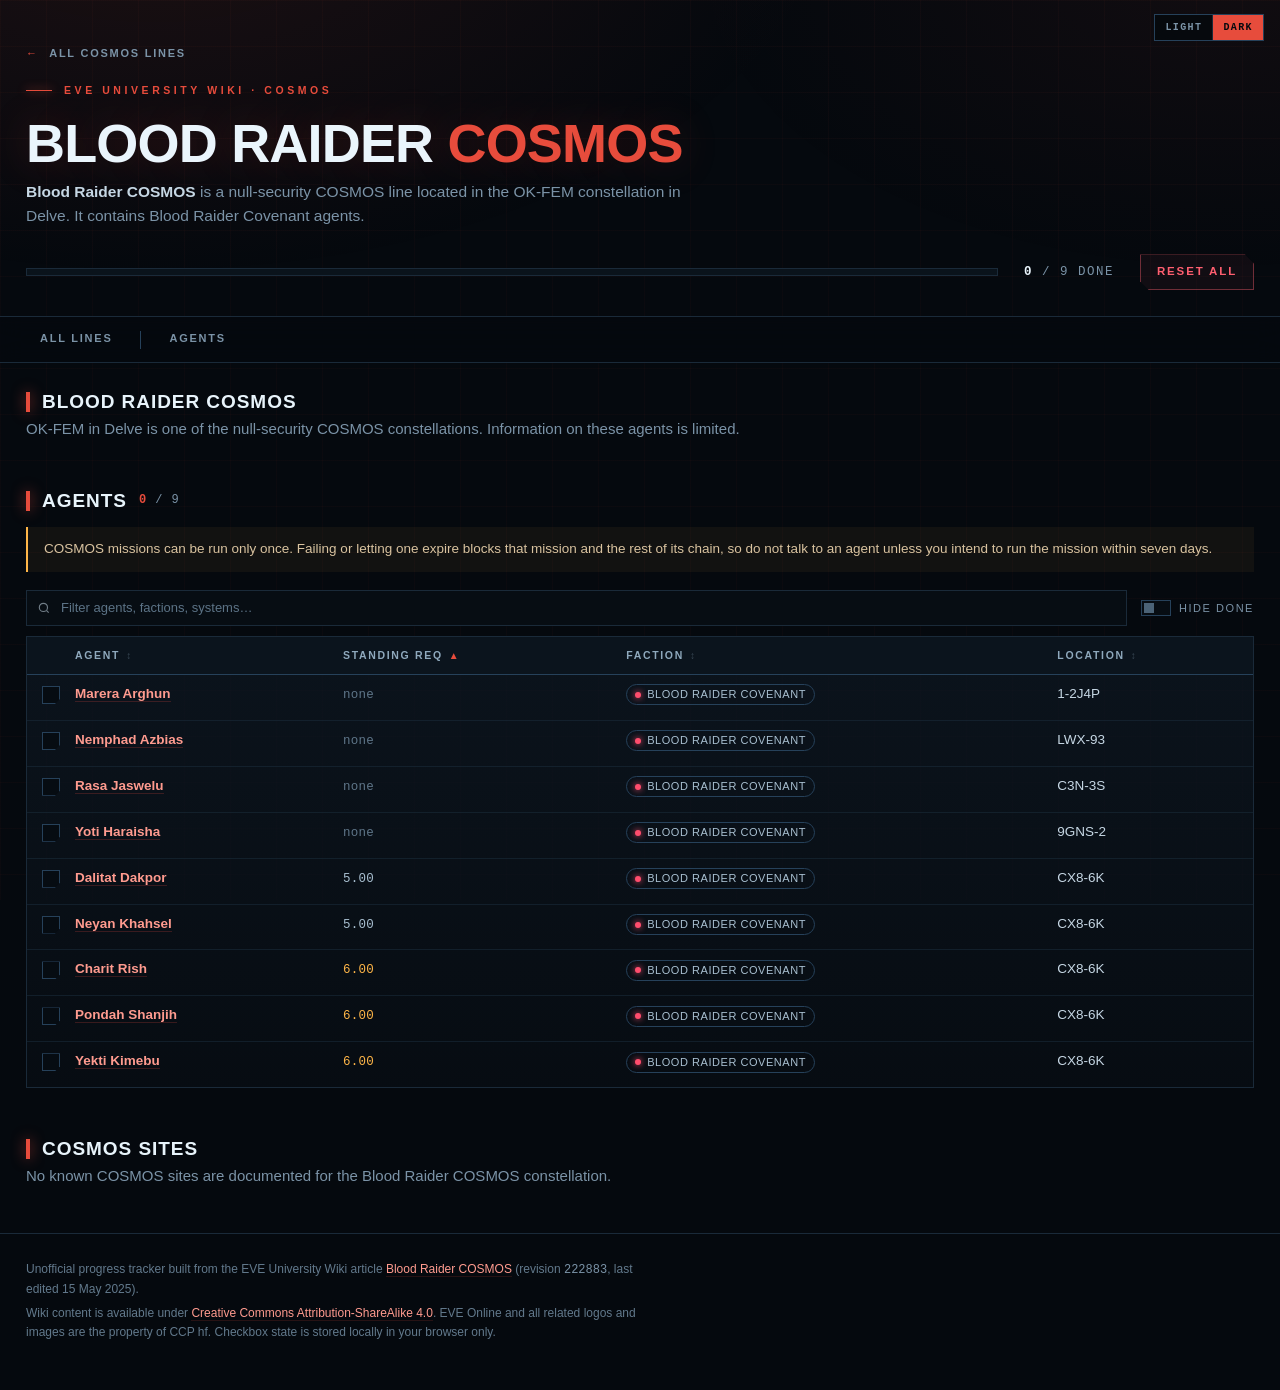
<file: cosmos/blood-raider-cosmos.html>
<!DOCTYPE html>
<html lang="en">
<head>
<meta charset="utf-8">
<meta name="viewport" content="width=device-width, initial-scale=1">
<title>Blood Raider COSMOS — Mission Tracker</title>
<meta name="description" content="Blood Raider Covenant COSMOS agent tracker with persistent progress checkboxes.">
<script>try{if(localStorage.getItem('evetools.theme')==='light')document.documentElement.setAttribute('data-theme','light');}catch(e){}</script>
<link rel="icon" href="data:image/svg+xml,%3Csvg xmlns='http://www.w3.org/2000/svg' viewBox='0 0 32 32'%3E%3Crect width='32' height='32' fill='%23050a0e'/%3E%3Cpath d='M6 24 16 6l10 18-10-4z' fill='none' stroke='%23e74c3c' stroke-width='2'/%3E%3C/svg%3E">
<style>
*,*::before,*::after{box-sizing:border-box}
:root{
  --bg:#05090e;--bg2:#080e15;--panel:#0b131c;--panel2:#0e1823;
  --line:#1a2a39;--line2:#26415a;--text:#c6d7e4;--dim:#7b93a7;
  --cyan:#e74c3c;--cyan2:#ff9b8f;--green:#48e08a;--amber:#ffb648;
  --red:#ff5f70;--violet:#b48cff;
  --mono:ui-monospace,SFMono-Regular,"Cascadia Mono","Roboto Mono",Menlo,Consolas,monospace;
}
html{scroll-behavior:smooth;scroll-padding-top:104px}
body{
  margin:0;font-family:"Segoe UI",Inter,Roboto,"Helvetica Neue",Arial,sans-serif;
  background:var(--bg);color:var(--text);font-size:15px;line-height:1.55;
  -webkit-font-smoothing:antialiased;text-rendering:optimizeLegibility;
}
body::before{
  content:"";position:fixed;inset:0;z-index:0;pointer-events:none;
  background:
    radial-gradient(1100px 620px at 12% -12%,rgba(231,76,60,.11),transparent 62%),
    radial-gradient(900px 520px at 96% -4%,rgba(231,76,60,.06),transparent 60%),
    linear-gradient(rgba(231,76,60,.032) 1px,transparent 1px),
    linear-gradient(90deg,rgba(231,76,60,.032) 1px,transparent 1px);
  background-size:auto,auto,46px 46px,46px 46px;
}
a{color:var(--cyan2);text-decoration:none;border-bottom:1px solid rgba(231,76,60,.22);transition:color .15s,border-color .15s}
a:hover{color:#fff;border-bottom-color:var(--cyan)}
.wrap{max-width:1300px;margin:0 auto;padding:0 26px;position:relative;z-index:1}
.sr-only{position:absolute;width:1px;height:1px;padding:0;margin:-1px;overflow:hidden;clip:rect(0 0 0 0);white-space:nowrap;border:0}

/* ---------- header ---------- */
.backlink{
  display:inline-block;margin:0 0 20px;font-size:11px;font-weight:600;letter-spacing:.16em;
  text-transform:uppercase;color:var(--dim);border:0;
}
.backlink:hover{color:var(--cyan2)}
.backlink span{color:var(--cyan);margin-right:6px}
.top{padding:40px 0 26px}
.eyebrow{display:flex;align-items:center;gap:12px;font-size:10.5px;letter-spacing:.34em;text-transform:uppercase;color:var(--cyan);font-weight:600}
.eyebrow::before{content:"";width:26px;height:1px;background:var(--cyan);box-shadow:0 0 10px var(--cyan)}
h1{
  margin:.32em 0 .18em;font-size:clamp(30px,4.6vw,54px);line-height:1.02;font-weight:700;
  letter-spacing:-.015em;text-transform:uppercase;color:#eaf5fc;
  text-shadow:0 0 42px rgba(231,76,60,.22);
}
h1 em{font-style:normal;color:var(--cyan)}
.lede{max-width:78ch;color:var(--dim);font-size:15.5px;margin:0}
.lede strong{color:var(--text);font-weight:600}
.hud{display:flex;flex-wrap:wrap;align-items:center;gap:14px 26px;margin-top:26px}
.meter{position:relative;flex:1 1 280px;min-width:220px;height:8px;background:#0a131b;border:1px solid var(--line);overflow:hidden}
.meter i{display:block;height:100%;width:0;background:linear-gradient(90deg,#a52a1f,var(--cyan) 70%,#ffc9c3);box-shadow:0 0 16px rgba(231,76,60,.55);transition:width .35s ease}
.hud-stat{font-family:var(--mono);font-size:12.5px;letter-spacing:.12em;color:var(--dim);text-transform:uppercase;white-space:nowrap}
.hud-stat b{color:#eaf5fc;font-weight:600}
.btn{
  appearance:none;cursor:pointer;font:inherit;font-size:11.5px;font-weight:600;letter-spacing:.16em;
  text-transform:uppercase;color:var(--cyan);background:rgba(231,76,60,.06);
  border:1px solid rgba(231,76,60,.4);padding:8px 16px;border-radius:0;
  clip-path:polygon(0 0,calc(100% - 9px) 0,100% 9px,100% 100%,9px 100%,0 calc(100% - 9px));
  transition:background .15s,color .15s,box-shadow .15s;
}
.btn:hover{background:rgba(231,76,60,.16);color:#fff;box-shadow:0 0 18px rgba(231,76,60,.25)}
.btn.danger{color:var(--red);border-color:rgba(255,95,112,.4);background:rgba(255,95,112,.05)}
.btn.danger:hover{background:rgba(255,95,112,.14);box-shadow:0 0 18px rgba(255,95,112,.2)}
.btn:focus-visible{outline:2px solid var(--cyan2);outline-offset:2px}

/* ---------- nav ---------- */
.nav{position:sticky;top:0;z-index:20;background:rgba(5,9,14,.86);backdrop-filter:blur(12px);border-top:1px solid var(--line);border-bottom:1px solid var(--line)}
.nav .wrap{display:flex;align-items:center;gap:8px;overflow-x:auto;padding-top:0;padding-bottom:0;scrollbar-width:none}
.nav .wrap::-webkit-scrollbar{display:none}
.nav a{
  flex:0 0 auto;border:0;padding:13px 14px;font-size:11px;font-weight:600;letter-spacing:.16em;
  text-transform:uppercase;color:var(--dim);border-bottom:2px solid transparent;
}
.nav a:hover{color:var(--cyan2);border-bottom-color:rgba(231,76,60,.5);background:rgba(231,76,60,.05)}
.nav .sep{flex:0 0 auto;width:1px;height:18px;background:var(--line2);margin:0 6px}

/* ---------- sections ---------- */
main{padding:34px 0 60px}
.sec{margin:0 0 46px;scroll-margin-top:110px}
.sec.intro{padding-top:24px}
.sec-head{display:flex;flex-wrap:wrap;align-items:flex-end;justify-content:space-between;gap:10px 20px;margin-bottom:12px}
h2{display:flex;align-items:center;gap:12px;margin:0;font-size:19px;letter-spacing:.05em;text-transform:uppercase;color:#e8f4fb;font-weight:600}
h2::before{content:"";width:4px;height:20px;background:var(--cyan);box-shadow:0 0 14px rgba(231,76,60,.7)}
h2 .count{font-family:var(--mono);font-size:12px;letter-spacing:.08em;color:var(--dim);font-weight:400}
h2 .count b{color:var(--cyan);font-weight:600}
h3{margin:26px 0 10px;font-size:15px;letter-spacing:.1em;text-transform:uppercase;color:var(--cyan2);font-weight:600}
p{margin:0 0 12px;max-width:88ch}
.muted{color:var(--dim)}
.note{
  margin:0 0 18px;padding:12px 16px;background:rgba(255,182,72,.055);
  border-left:2px solid var(--amber);color:#d9c3a0;font-size:13.5px;max-width:none;
}
.note strong{color:var(--amber)}
.danger-note{
  margin:0 0 18px;padding:12px 16px;background:rgba(255,95,112,.06);
  border-left:2px solid var(--red);color:#e6b7bd;font-size:13.5px;max-width:none;
}
.danger-note strong{color:#ff8d99}

/* ---------- toolbar ---------- */
.toolbar{display:flex;flex-wrap:wrap;align-items:center;gap:10px 14px;margin:0 0 10px}
.search{
  flex:1 1 240px;min-width:180px;display:flex;align-items:center;gap:8px;
  background:#070d13;border:1px solid var(--line);padding:6px 10px;
}
.search svg{flex:0 0 auto;opacity:.55}
.search input{
  flex:1;background:none;border:0;outline:none;color:var(--text);font:inherit;font-size:13px;min-width:0;
}
.search input::placeholder{color:#5c7386}
.search:focus-within{border-color:var(--line2);box-shadow:0 0 0 1px rgba(231,76,60,.2)}
.toggle{display:inline-flex;align-items:center;gap:8px;cursor:pointer;font-size:11px;letter-spacing:.14em;text-transform:uppercase;color:var(--dim);user-select:none}
.toggle input{position:absolute;opacity:0;width:1px;height:1px}
.toggle .sw{width:30px;height:16px;border:1px solid var(--line2);background:#070d13;position:relative;transition:.18s}
.toggle .sw::after{content:"";position:absolute;top:2px;left:2px;width:10px;height:10px;background:#4b6377;transition:.18s}
.toggle input:checked + .sw{border-color:rgba(231,76,60,.6);background:rgba(231,76,60,.12)}
.toggle input:checked + .sw::after{left:16px;background:var(--cyan);box-shadow:0 0 10px var(--cyan)}
.toggle input:focus-visible + .sw{outline:2px solid var(--cyan2);outline-offset:2px}

/* ---------- tables ---------- */
.tbl-wrap{border:1px solid var(--line);background:linear-gradient(180deg,rgba(14,24,35,.72),rgba(8,14,21,.72));overflow:auto;max-height:none}
table{width:100%;border-collapse:collapse;font-size:13.5px;min-width:720px}
thead th{
  position:sticky;top:0;z-index:3;background:#0b141d;text-align:left;font-weight:600;
  font-size:10.5px;letter-spacing:.16em;text-transform:uppercase;color:#8fa9bd;
  padding:10px 12px;border-bottom:1px solid var(--line2);white-space:nowrap;
}
tbody td{padding:9px 12px;border-bottom:1px solid rgba(26,42,57,.6);vertical-align:top}
tbody tr:last-child td{border-bottom:0}
tbody tr{transition:background .12s}
tbody tr:hover{background:rgba(231,76,60,.045)}
tbody tr.done{background:rgba(72,224,138,.025)}
tbody tr.done:hover{background:rgba(72,224,138,.055)}
tbody tr.done > td{opacity:.56}
tbody tr.done > td.chk-cell,tbody tr.done > td.main,tbody tr.done .badge{opacity:1}
tbody tr.done > td.main a{text-decoration:line-through;text-decoration-color:rgba(72,224,138,.55);text-decoration-thickness:1px}
td.main{font-weight:600;color:#dceaf4}
td.main .sub{display:block;font-weight:400;font-size:12px;color:var(--dim);margin-top:1px}
td.chk-cell{width:36px;padding-right:0;text-align:center}
th.chk-cell{width:36px;padding-right:0}
.num{font-family:var(--mono);font-variant-numeric:tabular-nums;font-size:12.5px;letter-spacing:.02em;white-space:nowrap}
.standing{color:#a9c0d1}
.standing.high{color:var(--amber)}
.standing.max{color:#ff8a5c}
.standing.none{color:#5f7689}
.mono{font-family:var(--mono);font-size:12px;color:var(--dim)}
.nowrap{white-space:nowrap}

/* checkboxes */
.chk{display:inline-flex;position:relative;line-height:0;cursor:pointer;padding:2px}
.chk input{position:absolute;opacity:0;width:1px;height:1px}
.chk .box{
  width:18px;height:18px;display:block;position:relative;background:#060c12;
  border:1px solid var(--line2);transition:background .15s,border-color .15s,box-shadow .15s;
  clip-path:polygon(0 0,100% 0,100% calc(100% - 5px),calc(100% - 5px) 100%,0 100%);
}
.chk input:checked + .box{background:rgba(72,224,138,.14);border-color:rgba(72,224,138,.85);box-shadow:0 0 12px rgba(72,224,138,.25)}
.chk input:checked + .box::after{
  content:"";position:absolute;left:5px;top:1px;width:5px;height:10px;
  border-right:2px solid var(--green);border-bottom:2px solid var(--green);transform:rotate(40deg);
}
tr.derived .chk .box{border-color:rgba(231,76,60,.8);background:rgba(231,76,60,.13);box-shadow:0 0 12px rgba(231,76,60,.28)}
tr.derived .chk input:checked + .box::after{border-color:var(--cyan)}
.chk input:focus-visible + .box{outline:2px solid var(--cyan2);outline-offset:2px}
.chk:hover .box{border-color:var(--cyan)}

/* badges */
.badge{
  display:inline-block;margin-left:8px;padding:1px 6px;font-size:9.5px;font-weight:600;
  letter-spacing:.1em;text-transform:uppercase;float:right;white-space:nowrap;
  color:var(--cyan);background:rgba(231,76,60,.08);border:1px solid rgba(231,76,60,.3);
}
.badge.manual{color:var(--green);background:rgba(72,224,138,.07);border-color:rgba(72,224,138,.3)}
.badge.chain{color:var(--violet);background:rgba(180,140,255,.08);border-color:rgba(180,140,255,.32)}
.tag{
  display:inline-block;padding:1px 6px;font-size:9.5px;font-weight:600;
  letter-spacing:.1em;text-transform:uppercase;white-space:nowrap;
}
.tags{display:inline-flex;flex-wrap:wrap;align-items:center;gap:4px;margin-left:8px;vertical-align:middle;float:right}
.tag.src{color:var(--cyan);background:rgba(231,76,60,.07);border:1px solid rgba(231,76,60,.3)}
.tag.src.alt{color:var(--violet);background:rgba(180,140,255,.08);border:1px solid rgba(180,140,255,.32)}
.tag.rep{color:var(--green);background:rgba(72,224,138,.07);border:1px solid rgba(72,224,138,.32)}

/* faction chips */
.chip{
  display:inline-flex;align-items:center;gap:6px;padding:1px 8px;font-size:11px;letter-spacing:.05em;
  text-transform:uppercase;color:#a9c0d1;border:1px solid var(--line2);border-radius:99px;white-space:nowrap;
}
.chip::before{content:"";width:6px;height:6px;border-radius:50%;background:#7b93a7;box-shadow:0 0 6px currentColor}
.f-caldari::before{background:#4aa8ff;color:#4aa8ff}
.f-amarr::before{background:#ffd166;color:#ffd166}
.f-minmatar::before{background:#ff7a59;color:#ff7a59}
.f-angel::before{background:#ff4d6d;color:#ff4d6d}
.f-guristas::before{background:#b48cff;color:#b48cff}
.f-interbus::before{background:#48e08a;color:#48e08a}
.f-other::before{background:#7b93a7;color:#7b93a7}

/* type pills */
.type{font-size:10.5px;letter-spacing:.12em;text-transform:uppercase;color:#9db4c6;border:1px solid var(--line2);padding:1px 7px}
.type.sig{color:var(--violet);border-color:rgba(180,140,255,.35)}
.type.beacon{color:var(--cyan);border-color:rgba(231,76,60,.35)}

/* hidden / filtered */
table.hide-done tbody tr.done{display:none}
tbody tr[hidden]{display:none}
.empty{display:none;padding:18px 14px;color:var(--dim);font-size:13px}
.tbl-wrap.is-empty .empty{display:block}

/* footer */
footer{border-top:1px solid var(--line);padding:26px 0 44px;color:#62798c;font-size:12px;position:relative;z-index:1}
footer p{margin:0 0 6px;max-width:95ch}
footer a{border-bottom-color:rgba(231,76,60,.15)}

/* ---------- responsive ---------- */
@media (max-width:820px){
  .wrap{padding:0 16px}
  .top{padding:28px 0 20px}
  .tbl-wrap{border:0;background:none;overflow:visible}
  table{min-width:0;display:block}
  thead{display:none}
  tbody{display:block}
  tbody tr{display:block;border:1px solid var(--line);background:rgba(14,24,35,.8);margin:0 0 10px;padding:6px 10px 8px}
  tbody tr:last-child{margin-bottom:0}
  tbody td{display:block;padding:5px 0;border:0}
  tbody td::before{
    content:attr(data-label);display:block;font-size:9.5px;letter-spacing:.14em;
    text-transform:uppercase;color:#5f7689;margin-bottom:2px;
  }
  tbody td.chk-cell{position:absolute;top:10px;right:11px;padding:0}
  tbody tr{position:relative;padding:9px 46px 10px 12px}
  tbody td.chk-cell::before{content:none}
  td.main{font-size:14px}
  .tags{display:flex;justify-content:flex-end;margin:6px 0 0}
  h2{font-size:16px}
  .hud{gap:12px 18px}
}
@media (prefers-reduced-motion:reduce){
  html{scroll-behavior:auto}
  *{transition:none!important;animation:none!important}
}
@media print{
  body{background:#fff;color:#111}
  body::before,.nav,.toolbar,.hud .btn,.hud .meter{display:none}
  .wrap{max-width:none;padding:0}
  h1,h2,td.main{color:#000}
  .tbl-wrap{border-color:#bbb;background:none;overflow:visible}
  table{min-width:0}
  thead th{position:static;background:#eee;color:#000;border-color:#bbb}
  tbody td{border-color:#ddd}
  a{color:#000;border:0}
  tr.done{opacity:1}
  tr.done > td{opacity:1}
  table.hide-done tbody tr.done{display:table-row}
  tbody tr[hidden]{display:table-row}
  .badge{color:#000;border-color:#999}
}

/* faction chips used by the additional COSMOS lines */
.f-gallente::before{background:#58d68d;color:#58d68d}
.f-blood::before{background:#ff4d6d;color:#ff4d6d}
.f-serpentis::before{background:#2ed3c6;color:#2ed3c6}
.f-syndicate::before{background:#9fb4c6;color:#9fb4c6}
.f-ore::before{background:#f0c674;color:#f0c674}
.f-thukker::before{background:#d7a3ff;color:#d7a3ff}
.f-khanid::before{background:#ffcf70;color:#ffcf70}
.f-ammatar::before{background:#c9a227;color:#c9a227}
:root{--accent-rgb:231,76,60;--cyan:#e74c3c;--cyan2:#ff9b8f;}
html[data-theme="light"]{--cyan:#a52a1f;--cyan2:#7d1c14;--accent-rgb:165,42,31;}

/* ---------- light theme ---------- */
html[data-theme="light"]{
  --bg:#f3f3f0;--bg2:#e9e9e4;--panel:#ffffff;--panel2:#f7f7f3;
  --line:#d2d2ca;--line2:#b6b6ac;--text:#1c1c1a;--dim:#5f5f58;
}
html[data-theme="light"] body{background:var(--bg);color:var(--text)}
html[data-theme="light"] body::before{
  background:
    radial-gradient(1100px 620px at 12% -12%,rgba(var(--accent-rgb),.13),transparent 62%),
    radial-gradient(900px 520px at 96% -4%,rgba(var(--accent-rgb),.07),transparent 60%),
    linear-gradient(rgba(0,0,0,.035) 1px,transparent 1px),
    linear-gradient(90deg,rgba(0,0,0,.035) 1px,transparent 1px);
  background-size:auto,auto,46px 46px,46px 46px;
}
html[data-theme="light"] .nav{background:rgba(243,243,240,.9)}
html[data-theme="light"] a:hover{color:#000}
html[data-theme="light"] h1,
html[data-theme="light"] h2,
html[data-theme="light"] .hud-stat b,
html[data-theme="light"] td.main{color:#111}
html[data-theme="light"] h1{text-shadow:0 0 42px rgba(var(--accent-rgb),.18)}
html[data-theme="light"] .btn{background:rgba(0,0,0,.035);border-color:rgba(0,0,0,.25)}
html[data-theme="light"] .btn:hover{background:rgba(0,0,0,.08);color:#000;box-shadow:none}
html[data-theme="light"] .btn.danger{background:rgba(255,95,112,.08)}
html[data-theme="light"] .nav a:hover{background:rgba(0,0,0,.05)}
html[data-theme="light"] .meter{background:#e2e2dc}
html[data-theme="light"] .search,
html[data-theme="light"] .toggle .sw{background:#fff}
html[data-theme="light"] .search input{color:var(--text)}
html[data-theme="light"] .search input::placeholder{color:#888}
html[data-theme="light"] .toggle .sw::after{background:#8a8a82}
html[data-theme="light"] .tbl-wrap{background:linear-gradient(180deg,rgba(255,255,255,.92),rgba(248,248,245,.92))}
html[data-theme="light"] thead th{background:#e9e9e4;color:#4b4b45;border-bottom-color:var(--line2)}
html[data-theme="light"] tbody td{border-bottom-color:rgba(0,0,0,.08)}
html[data-theme="light"] tbody tr:hover{background:rgba(var(--accent-rgb),.07)}
html[data-theme="light"] .standing{color:#38454c}
html[data-theme="light"] .standing.none{color:#888}
html[data-theme="light"] .chk .box{background:#fff;border-color:#9a9a92}
html[data-theme="light"] .chip{color:#333;border-color:#c0c0b8}
html[data-theme="light"] .type{color:#444;border-color:#c0c0b8}
html[data-theme="light"] footer{color:#666}
html[data-theme="light"] .note{background:rgba(255,182,72,.14);color:#76541c}
html[data-theme="light"] .danger-note{background:rgba(255,95,112,.1);color:#7d2330}
html[data-theme="light"] .danger-note strong{color:#b21f34}
html[data-theme="light"] .theme-switch{background:rgba(255,255,255,.88);border-color:#b6b6ac}
html[data-theme="light"] tbody tr{background:rgba(255,255,255,.82)}
html[data-theme="light"] .card{
  border-color:rgba(var(--card-rgb),.35);
  background:linear-gradient(180deg,rgba(255,255,255,.96),rgba(247,247,243,.96));
}
html[data-theme="light"] .card::before{background:var(--card);box-shadow:none}
html[data-theme="light"] .card h3{color:#111}
html[data-theme="light"] .card h3 span{color:var(--card)}
html[data-theme="light"] .card .loc,
html[data-theme="light"] .card .stats,
html[data-theme="light"] .card .flag{color:#5f5f58}
html[data-theme="light"] .card .stats b{color:var(--card)}
html[data-theme="light"] .card .btn{color:var(--card);border-color:rgba(var(--card-rgb),.45);background:rgba(var(--card-rgb),.06)}
html[data-theme="light"] .card .btn:hover{background:rgba(var(--card-rgb),.14);color:var(--bg);box-shadow:none}
html[data-theme="light"] .pill{color:#444;border-color:#b6b6ac}
html[data-theme="light"] .pill.high{color:#1f7a45;border-color:#1f7a45}
html[data-theme="light"] .pill.low{color:#8a5f00;border-color:#8a5f00}
html[data-theme="light"] .pill.null,html[data-theme="light"] .pill.pirate{color:#b81f3c;border-color:#b81f3c}
html[data-theme="light"] .card.c-amarr{--card:#8a5f00;--card-rgb:138,95,0}
html[data-theme="light"] .card.c-caldari{--card:#006a99;--card-rgb:0,106,153}
html[data-theme="light"] .card.c-gallente{--card:#1f7a45;--card-rgb:31,122,69}
html[data-theme="light"] .card.c-minmatar{--card:#b23a1f;--card-rgb:178,58,31}
html[data-theme="light"] .card.c-angel{--card:#b81f3c;--card-rgb:184,31,60}
html[data-theme="light"] .card.c-blood-raider{--card:#a52a1f;--card-rgb:165,42,31}
html[data-theme="light"] .card.c-guristas{--card:#6b45c4;--card-rgb:107,69,196}
html[data-theme="light"] .card.c-serpentis{--card:#0b7d75;--card-rgb:11,125,117}

/* ---------- color theme switch ---------- */
.theme-switch{
  position:absolute;top:14px;right:16px;z-index:90;display:flex;
  border:1px solid var(--line2);background:rgba(5,9,14,.78);
  backdrop-filter:blur(10px);
}
.theme-switch button{
  appearance:none;background:none;border:0;color:var(--dim);font-family:var(--mono);
  font-size:10px;font-weight:600;letter-spacing:.14em;text-transform:uppercase;
  padding:7px 10px;cursor:pointer;transition:background .15s,color .15s;
}
.theme-switch button + button{border-left:1px solid var(--line)}
.theme-switch button:hover{color:var(--cyan2)}
.theme-switch button[aria-pressed="true"]{color:var(--bg);background:var(--cyan)}
.theme-switch button:focus-visible{outline:2px solid var(--cyan2);outline-offset:2px}
@media (max-width:820px){
  .theme-switch{top:10px;right:10px}
  .theme-switch button{padding:6px 8px;font-size:9px}
  .top{padding-top:48px}
}
</style>
<link rel="stylesheet" href="tablesort.css">
<script src="tablesort.js" defer></script>
</head>
<body>
<div class="theme-switch" role="group" aria-label="Color theme">
  <button type="button" data-theme-set="light" aria-pressed="false">Light</button>
  <button type="button" data-theme-set="dark" aria-pressed="true">Dark</button>
</div>

<header class="top">
  <div class="wrap">
    <a class="backlink" href="index.html"><span aria-hidden="true">&larr;</span> All COSMOS lines</a>
    <div class="eyebrow">EVE University Wiki &middot; COSMOS</div>
    <h1>Blood Raider <em>COSMOS</em></h1>
    <p class="lede"><strong>Blood Raider COSMOS</strong> is a null-security COSMOS line located in the OK-FEM constellation in Delve. It contains Blood Raider Covenant agents.</p>

    <div class="hud">
      <div class="meter" role="progressbar" aria-label="Overall completion" aria-valuemin="0" aria-valuemax="100" aria-valuenow="0" id="global-meter"><i></i></div>
      <div class="hud-stat" id="global-stat"><b>0</b> / 0 done</div>
      <button class="btn danger" id="reset-all" type="button">Reset all</button>
    </div>
  </div>
</header>

<nav class="nav" aria-label="Sections">
  <div class="wrap">
    <a href="index.html">All lines</a>
    <span class="sep" aria-hidden="true"></span>
    <a href="#agents">Agents</a>
  </div>
</nav>

<noscript>
  <div class="wrap">
    <p class="note">JavaScript is disabled &mdash; checkboxes will still render, but progress will not be saved and the mission &rarr; site/shopping links will not work.</p>
  </div>
</noscript>

<main class="wrap">

  <section class="sec intro" id="overview">
    <h2>Blood Raider COSMOS</h2>
    <p class="muted">OK-FEM in Delve is one of the null-security COSMOS constellations. Information on these agents is limited.</p>
  </section>


  <section class="sec" id="agents">
    <div class="sec-head">
      <h2>Agents <span class="count" data-count="agents-null"><b>0</b> / 0</span></h2>
    </div>
    <p class="note">COSMOS missions can be run only once. Failing or letting one expire blocks that mission and the rest of its chain, so do not talk to an agent unless you intend to run the mission within seven days.</p>
    <div class="toolbar">
      <label class="search">
        <svg width="14" height="14" viewBox="0 0 24 24" fill="none" stroke="currentColor" stroke-width="2" aria-hidden="true"><circle cx="11" cy="11" r="7"/><path d="m20 20-3.5-3.5"/></svg>
        <input type="search" placeholder="Filter agents, factions, systems…" aria-label="Filter agents" data-filter="agents-null">
      </label>
      <label class="toggle"><input type="checkbox" data-hide="agents-null"><span class="sw" aria-hidden="true"></span>Hide done</label>
    </div>

    <div class="tbl-wrap">
      <table data-kind="agent" data-scope="agents-null">
        <thead><tr>
          <th class="chk-cell"><span class="sr-only">Done</span></th>
          <th scope="col">Agent</th>
          <th scope="col">Standing req</th>
          <th scope="col">Faction</th>
          <th scope="col">Location</th>
        </tr></thead>
        <tbody>
          <tr data-name="Charit Rish" data-system="CX8-6K" data-site="">
            <td class="chk-cell"><label class="chk"><input type="checkbox" aria-label="Charit Rish done"><span class="box"></span></label></td>
            <td class="main" data-label="Agent"><a rel="noopener noreferrer" target="_blank" href="https://wiki.eveuniversity.org/Charit_Rish">Charit Rish</a></td>
            <td data-label="Standing"><span class="num standing high">6.00</span></td>
            <td data-label="Faction"><span class="chip f-blood">Blood Raider Covenant</span></td>
            <td data-label="Location">CX8-6K</td>
          </tr>
          <tr data-name="Dalitat Dakpor" data-system="CX8-6K" data-site="">
            <td class="chk-cell"><label class="chk"><input type="checkbox" aria-label="Dalitat Dakpor done"><span class="box"></span></label></td>
            <td class="main" data-label="Agent"><a rel="noopener noreferrer" target="_blank" href="https://wiki.eveuniversity.org/Dalitat_Dakpor">Dalitat Dakpor</a></td>
            <td data-label="Standing"><span class="num standing">5.00</span></td>
            <td data-label="Faction"><span class="chip f-blood">Blood Raider Covenant</span></td>
            <td data-label="Location">CX8-6K</td>
          </tr>
          <tr data-name="Marera Arghun" data-system="1-2J4P" data-site="">
            <td class="chk-cell"><label class="chk"><input type="checkbox" aria-label="Marera Arghun done"><span class="box"></span></label></td>
            <td class="main" data-label="Agent"><a rel="noopener noreferrer" target="_blank" href="https://wiki.eveuniversity.org/Marera_Arghun">Marera Arghun</a></td>
            <td data-label="Standing"><span class="num standing none">none</span></td>
            <td data-label="Faction"><span class="chip f-blood">Blood Raider Covenant</span></td>
            <td data-label="Location">1-2J4P</td>
          </tr>
          <tr data-name="Nemphad Azbias" data-system="LWX-93" data-site="">
            <td class="chk-cell"><label class="chk"><input type="checkbox" aria-label="Nemphad Azbias done"><span class="box"></span></label></td>
            <td class="main" data-label="Agent"><a rel="noopener noreferrer" target="_blank" href="https://wiki.eveuniversity.org/Nemphad_Azbias">Nemphad Azbias</a></td>
            <td data-label="Standing"><span class="num standing none">none</span></td>
            <td data-label="Faction"><span class="chip f-blood">Blood Raider Covenant</span></td>
            <td data-label="Location">LWX-93</td>
          </tr>
          <tr data-name="Neyan Khahsel" data-system="CX8-6K" data-site="">
            <td class="chk-cell"><label class="chk"><input type="checkbox" aria-label="Neyan Khahsel done"><span class="box"></span></label></td>
            <td class="main" data-label="Agent"><a rel="noopener noreferrer" target="_blank" href="https://wiki.eveuniversity.org/Neyan_Khahsel">Neyan Khahsel</a></td>
            <td data-label="Standing"><span class="num standing">5.00</span></td>
            <td data-label="Faction"><span class="chip f-blood">Blood Raider Covenant</span></td>
            <td data-label="Location">CX8-6K</td>
          </tr>
          <tr data-name="Pondah Shanjih" data-system="CX8-6K" data-site="">
            <td class="chk-cell"><label class="chk"><input type="checkbox" aria-label="Pondah Shanjih done"><span class="box"></span></label></td>
            <td class="main" data-label="Agent"><a rel="noopener noreferrer" target="_blank" href="https://wiki.eveuniversity.org/Pondah_Shanjih">Pondah Shanjih</a></td>
            <td data-label="Standing"><span class="num standing high">6.00</span></td>
            <td data-label="Faction"><span class="chip f-blood">Blood Raider Covenant</span></td>
            <td data-label="Location">CX8-6K</td>
          </tr>
          <tr data-name="Rasa Jaswelu" data-system="C3N-3S" data-site="">
            <td class="chk-cell"><label class="chk"><input type="checkbox" aria-label="Rasa Jaswelu done"><span class="box"></span></label></td>
            <td class="main" data-label="Agent"><a rel="noopener noreferrer" target="_blank" href="https://wiki.eveuniversity.org/Rasa_Jaswelu">Rasa Jaswelu</a></td>
            <td data-label="Standing"><span class="num standing none">none</span></td>
            <td data-label="Faction"><span class="chip f-blood">Blood Raider Covenant</span></td>
            <td data-label="Location">C3N-3S</td>
          </tr>
          <tr data-name="Yekti Kimebu" data-system="CX8-6K" data-site="">
            <td class="chk-cell"><label class="chk"><input type="checkbox" aria-label="Yekti Kimebu done"><span class="box"></span></label></td>
            <td class="main" data-label="Agent"><a rel="noopener noreferrer" target="_blank" href="https://wiki.eveuniversity.org/Yekti_Kimebu">Yekti Kimebu</a></td>
            <td data-label="Standing"><span class="num standing high">6.00</span></td>
            <td data-label="Faction"><span class="chip f-blood">Blood Raider Covenant</span></td>
            <td data-label="Location">CX8-6K</td>
          </tr>
          <tr data-name="Yoti Haraisha" data-system="9GNS-2" data-site="">
            <td class="chk-cell"><label class="chk"><input type="checkbox" aria-label="Yoti Haraisha done"><span class="box"></span></label></td>
            <td class="main" data-label="Agent"><a rel="noopener noreferrer" target="_blank" href="https://wiki.eveuniversity.org/Yoti_Haraisha">Yoti Haraisha</a></td>
            <td data-label="Standing"><span class="num standing none">none</span></td>
            <td data-label="Faction"><span class="chip f-blood">Blood Raider Covenant</span></td>
            <td data-label="Location">9GNS-2</td>
          </tr>
        </tbody>
      </table>
    </div>
  </section>

  <section class="sec" id="sites">
    <h2>COSMOS sites</h2>
    <p class="muted">No known COSMOS sites are documented for the Blood Raider COSMOS constellation.</p>
  </section>


</main>

<footer>
  <div class="wrap">
    <p>Unofficial progress tracker built from the EVE University Wiki article <a rel="noopener noreferrer" target="_blank" href="https://wiki.eveuniversity.org/Blood_Raider_COSMOS">Blood Raider COSMOS</a> (revision <span class="mono">222883</span>, last edited 15 May 2025).</p>
    <p>Wiki content is available under <a target="_blank" href="https://creativecommons.org/licenses/by-sa/4.0/" rel="license noopener noreferrer">Creative Commons Attribution-ShareAlike 4.0</a>. EVE Online and all related logos and images are the property of CCP hf. Checkbox state is stored locally in your browser only.</p>
  </div>
</footer>

<script>
(function () {
  "use strict";

  var STORAGE_KEY = "evetools.blood-raider-cosmos.v1";

  function fresh() {
    return { checked: {}, optOut: {}, hideDone: {} };
  }

  function load() {
    try {
      var raw = localStorage.getItem(STORAGE_KEY);
      if (!raw) return fresh();
      var p = JSON.parse(raw);
      return {
        checked: (p && p.checked) || {},
        optOut: (p && p.optOut) || {},
        hideDone: (p && p.hideDone) || {}
      };
    } catch (e) {
      return fresh();
    }
  }

  var state = load();

  function save() {
    try {
      localStorage.setItem(STORAGE_KEY, JSON.stringify(state));
    } catch (e) {
      /* storage disabled or full: keep working in-memory */
    }
  }

  function slug(s) {
    var v = String(s || "");
    if (v.normalize) v = v.normalize("NFD").replace(/[\u0300-\u036f]/g, "");
    return v
      .toLowerCase()
      .replace(/[\u2018\u2019']/g, "")
      .replace(/[^a-z0-9]+/g, "-")
      .replace(/^-+|-+$/g, "");
  }

  function norm(s) {
    var v = String(s || "");
    if (v.normalize) v = v.normalize("NFD").replace(/[\u0300-\u036f]/g, "");
    return v
      .toLowerCase()
      .replace(/[\u2018\u2019]/g, "'")
      .replace(/[^a-z0-9]+/g, " ")
      .trim();
  }

  /* ---------- collect rows ---------- */
  var rows = [];
  var byId = new Map();

  document.querySelectorAll("table[data-kind]").forEach(function (table) {
    var kind = table.dataset.kind;
    var scope = table.dataset.scope;
    table.querySelectorAll("tbody tr").forEach(function (tr) {
      var name = tr.dataset.name || "";
      var id = kind + ":" + scope + ":" + slug(name);
      if (kind === "site") id += ":" + slug(tr.dataset.system || "");
      tr.dataset.rowId = id;
      var row = {
        tr: tr,
        id: id,
        kind: kind,
        scope: scope,
        name: name,
        system: tr.dataset.system || "",
        site: tr.dataset.site || "",
        required: (tr.dataset.requiredFor || "").split("|").map(function (s) { return s.trim(); }).filter(Boolean),
        input: tr.querySelector('input[type="checkbox"]'),
        main: tr.querySelector("td.main")
      };
      rows.push(row);
      byId.set(id, row);
    });
  });

  var agents = rows.filter(function (r) { return r.kind === "agent"; });
  var items = rows.filter(function (r) { return r.kind === "item"; });

  var agentByName = new Map();
  agents.forEach(function (a) { agentByName.set(norm(a.name), a); });

  var siteByKey = new Map();
  rows.filter(function (r) { return r.kind === "site"; }).forEach(function (s) {
    siteByKey.set(norm(s.name) + "|" + norm(s.system), s);
  });

  /* ---------- build one-way links: agent -> site / shopping item ---------- */
  var linksTo = new Map();   /* rowId -> [agentId] */
  var linksFrom = new Map(); /* agentId -> [rowId] */

  function link(agent, row) {
    if (!linksTo.has(row.id)) linksTo.set(row.id, []);
    linksTo.get(row.id).push(agent.id);
    if (!linksFrom.has(agent.id)) linksFrom.set(agent.id, []);
    linksFrom.get(agent.id).push(row.id);
  }

  agents.forEach(function (a) {
    if (a.site) {
      var site = siteByKey.get(norm(a.site) + "|" + norm(a.system));
      if (site && site !== a) link(a, site);
    }
  });

  items.forEach(function (item) {
    item.required.forEach(function (name) {
      var agent = agentByName.get(norm(name));
      if (agent) link(agent, item);
    });
  });

  /* ---------- derived state ---------- */
  function isChecked(id) { return !!state.checked[id]; }

  function isOptedOut(rowId, agentId) {
    var list = state.optOut[rowId];
    return !!list && list.indexOf(agentId) !== -1;
  }

  function activeLinks(row) {
    var ids = linksTo.get(row.id) || [];
    return ids.filter(function (aid) {
      return isChecked(aid) && !isOptedOut(row.id, aid);
    });
  }

  function derivedFor(row) {
    var ids = activeLinks(row);
    return ids.length ? byId.get(ids[0]) : null;
  }

  /* ---------- render ---------- */
  function setBadge(row, text, cls) {
    var badge = row.main.querySelector(".badge.derived");
    if (!text) {
      if (badge) badge.remove();
      return;
    }
    if (!badge) {
      badge = document.createElement("span");
      row.main.appendChild(badge);
    }
    badge.className = "badge derived" + (cls ? " " + cls : "");
    badge.textContent = text;
  }

  function recompute() {
    rows.forEach(function (row) {
      var derived = derivedFor(row);
      var manual = isChecked(row.id);
      var done = manual || !!derived;

      row.tr.classList.toggle("done", done);
      row.tr.classList.toggle("derived", !!derived && !manual);
      if (row.input.checked !== done) row.input.checked = done;

      if (derived && !manual) {
        var n = activeLinks(row).length;
        setBadge(row, "linked: " + derived.name + (n > 1 ? " +" + (n - 1) : ""), "");
      } else {
        setBadge(row, "");
      }
    });
    updateCounts();
    applyFilters();
  }

  function updateCounts() {
    var scopes = {};
    var totalDone = 0;

    rows.forEach(function (row) {
      var s = scopes[row.scope] || (scopes[row.scope] = { total: 0, done: 0 });
      s.total++;
      if (row.tr.classList.contains("done")) {
        s.done++;
        totalDone++;
      }
    });

    document.querySelectorAll("[data-count]").forEach(function (el) {
      var s = scopes[el.dataset.count];
      if (!s) return;
      el.innerHTML = "<b>" + s.done + "</b> / " + s.total;
    });

    var meter = document.getElementById("global-meter");
    if (meter) {
      var pct = rows.length ? Math.round((totalDone / rows.length) * 100) : 0;
      meter.querySelector("i").style.width = pct + "%";
      meter.setAttribute("aria-valuenow", String(pct));
    }
    var stat = document.getElementById("global-stat");
    if (stat) stat.innerHTML = "<b>" + totalDone + "</b> / " + rows.length + " done";
  }

  /* ---------- search + hide done ---------- */
  var queries = {};

  function applyFilters() {
    rows.forEach(function (row) {
      var q = queries[row.scope] || "";
      row.tr.hidden = !!q && row.tr.textContent.toLowerCase().indexOf(q) === -1;
    });
  }

  document.querySelectorAll("input[data-filter]").forEach(function (input) {
    input.addEventListener("input", function () {
      queries[input.dataset.filter] = input.value.trim().toLowerCase();
      applyFilters();
    });
  });

  function syncHideToggles() {
    document.querySelectorAll("input[data-hide]").forEach(function (input) {
      var scope = input.dataset.hide;
      var table = document.querySelector('table[data-scope="' + scope + '"]');
      if (!table) return;
      var on = !!state.hideDone[scope];
      input.checked = on;
      table.classList.toggle("hide-done", on);
    });
  }

  document.querySelectorAll("input[data-hide]").forEach(function (input) {
    input.addEventListener("change", function () {
      var scope = input.dataset.hide;
      var table = document.querySelector('table[data-scope="' + scope + '"]');
      state.hideDone[scope] = input.checked;
      if (table) table.classList.toggle("hide-done", input.checked);
      save();
    });
  });

  /* ---------- checkbox interaction ---------- */
  rows.forEach(function (row) {
    row.input.addEventListener("change", function () {
      var on = row.input.checked;
      var derived = derivedFor(row);

      if (!on && derived) {
        /* user is opting this row out of an auto-tick */
        var optOuts = state.optOut[row.id] || (state.optOut[row.id] = []);
        (linksTo.get(row.id) || []).forEach(function (aid) {
          if (isChecked(aid) && optOuts.indexOf(aid) === -1) optOuts.push(aid);
        });
        state.checked[row.id] = false;
      } else if (on) {
        state.checked[row.id] = true;
        delete state.optOut[row.id];
      } else {
        state.checked[row.id] = false;
      }

      /* unchecking a mission clears its opt-outs, so re-checking re-applies */
      if (row.kind === "agent" && !on) {
        Object.keys(state.optOut).forEach(function (rid) {
          var rest = state.optOut[rid].filter(function (x) { return x !== row.id; });
          if (rest.length) state.optOut[rid] = rest;
          else delete state.optOut[rid];
        });
      }

      save();
      recompute();
    });
  });

  /* ---------- reset ---------- */
  var resetBtn = document.getElementById("reset-all");
  if (resetBtn) {
    resetBtn.addEventListener("click", function () {
      if (!window.confirm("Clear every checkbox and progress state? This cannot be undone.")) return;
      state.checked = {};
      state.optOut = {};
      save();
      recompute();
    });
  }

  /* ---------- cross-tab sync ---------- */
  window.addEventListener("storage", function (e) {
    if (e.key !== STORAGE_KEY) return;
    state = load();
    syncHideToggles();
    recompute();
  });

  /* ---------- boot ---------- */
  syncHideToggles();
  recompute();
})();
</script>
<script>
(function () {
  "use strict";
  var KEY = "evetools.theme";
  var root = document.documentElement;
  var buttons = document.querySelectorAll("[data-theme-set]");

  function setTheme(theme) {
    if (theme !== "light") theme = "dark";
    if (theme === "light") root.setAttribute("data-theme", "light");
    else root.removeAttribute("data-theme");
    buttons.forEach(function (button) {
      button.setAttribute("aria-pressed", button.getAttribute("data-theme-set") === theme ? "true" : "false");
    });
    try { localStorage.setItem(KEY, theme); } catch (e) { /* ignore */ }
  }

  var saved = "dark";
  try { saved = localStorage.getItem(KEY) === "light" ? "light" : "dark"; } catch (e) { /* ignore */ }
  setTheme(saved);
  buttons.forEach(function (button) {
    button.addEventListener("click", function () { setTheme(button.getAttribute("data-theme-set")); });
  });
})();
</script>
</body>
</html>
</file>
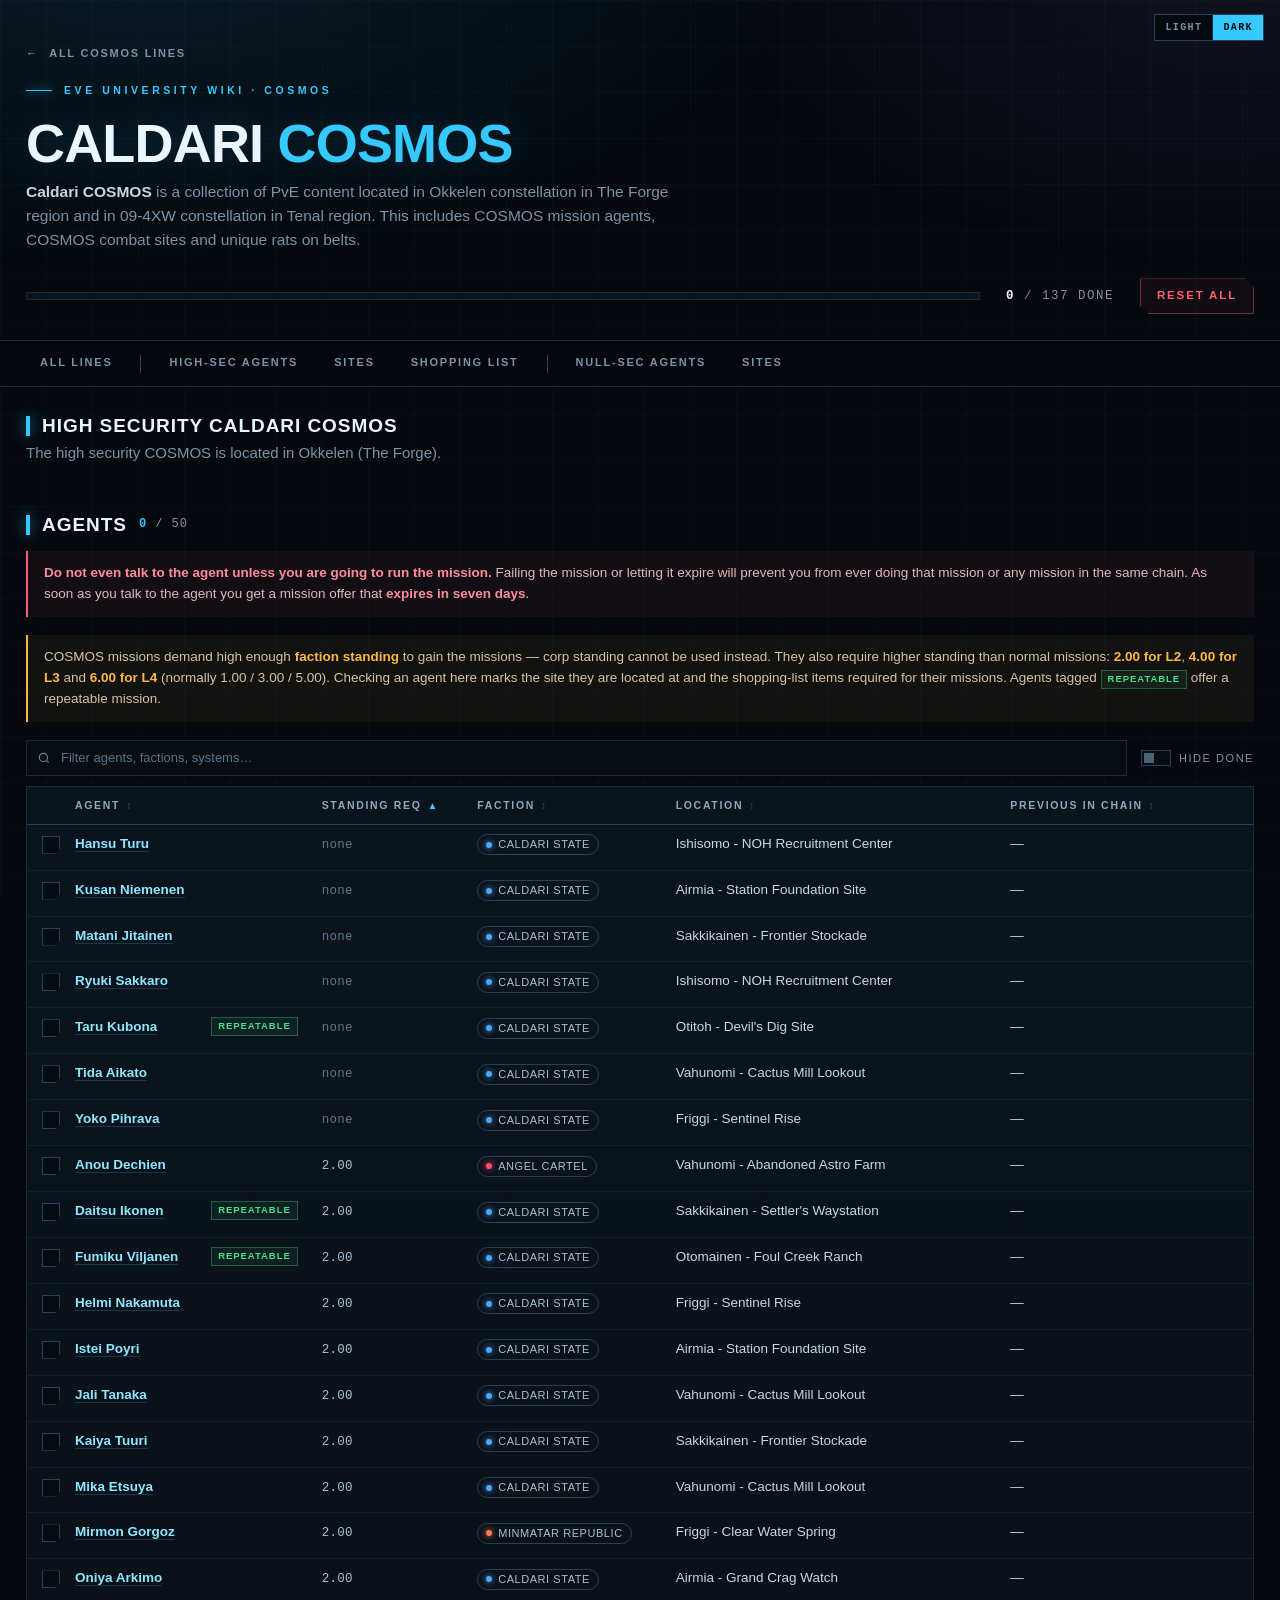
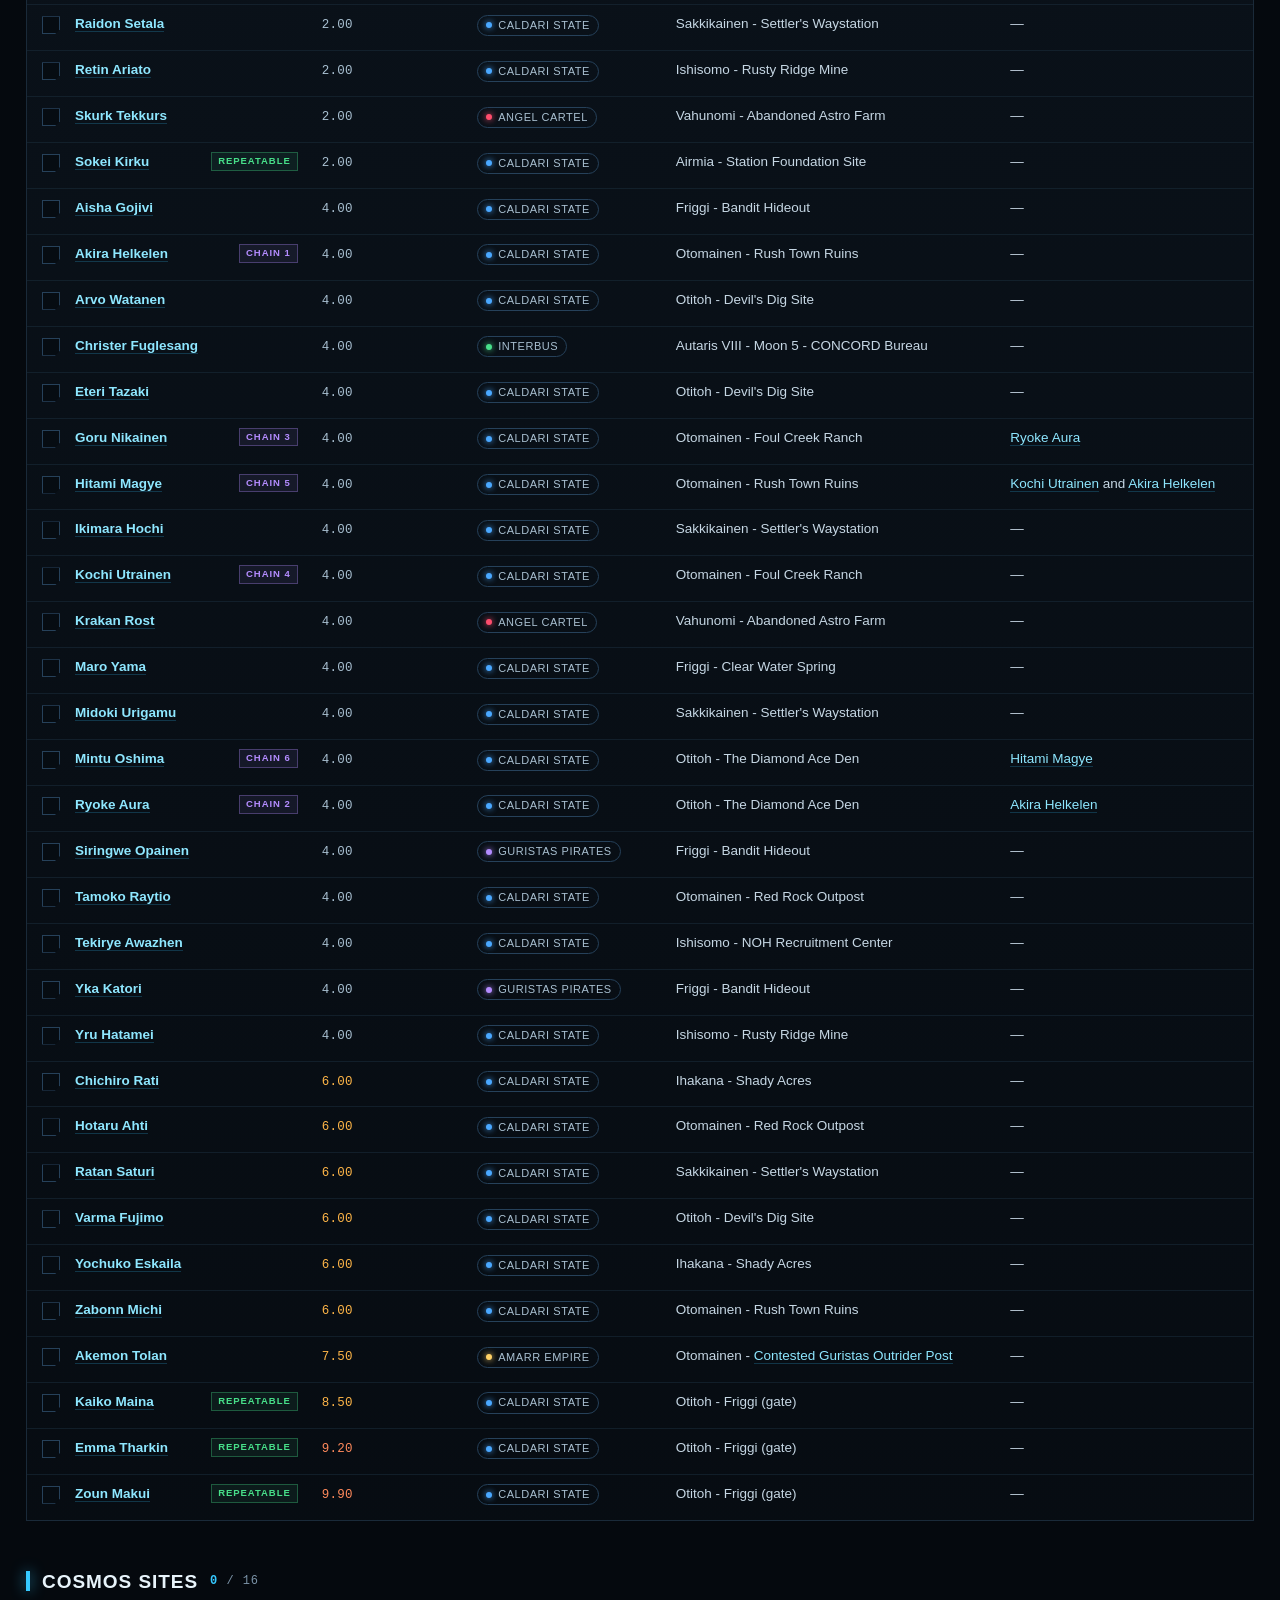
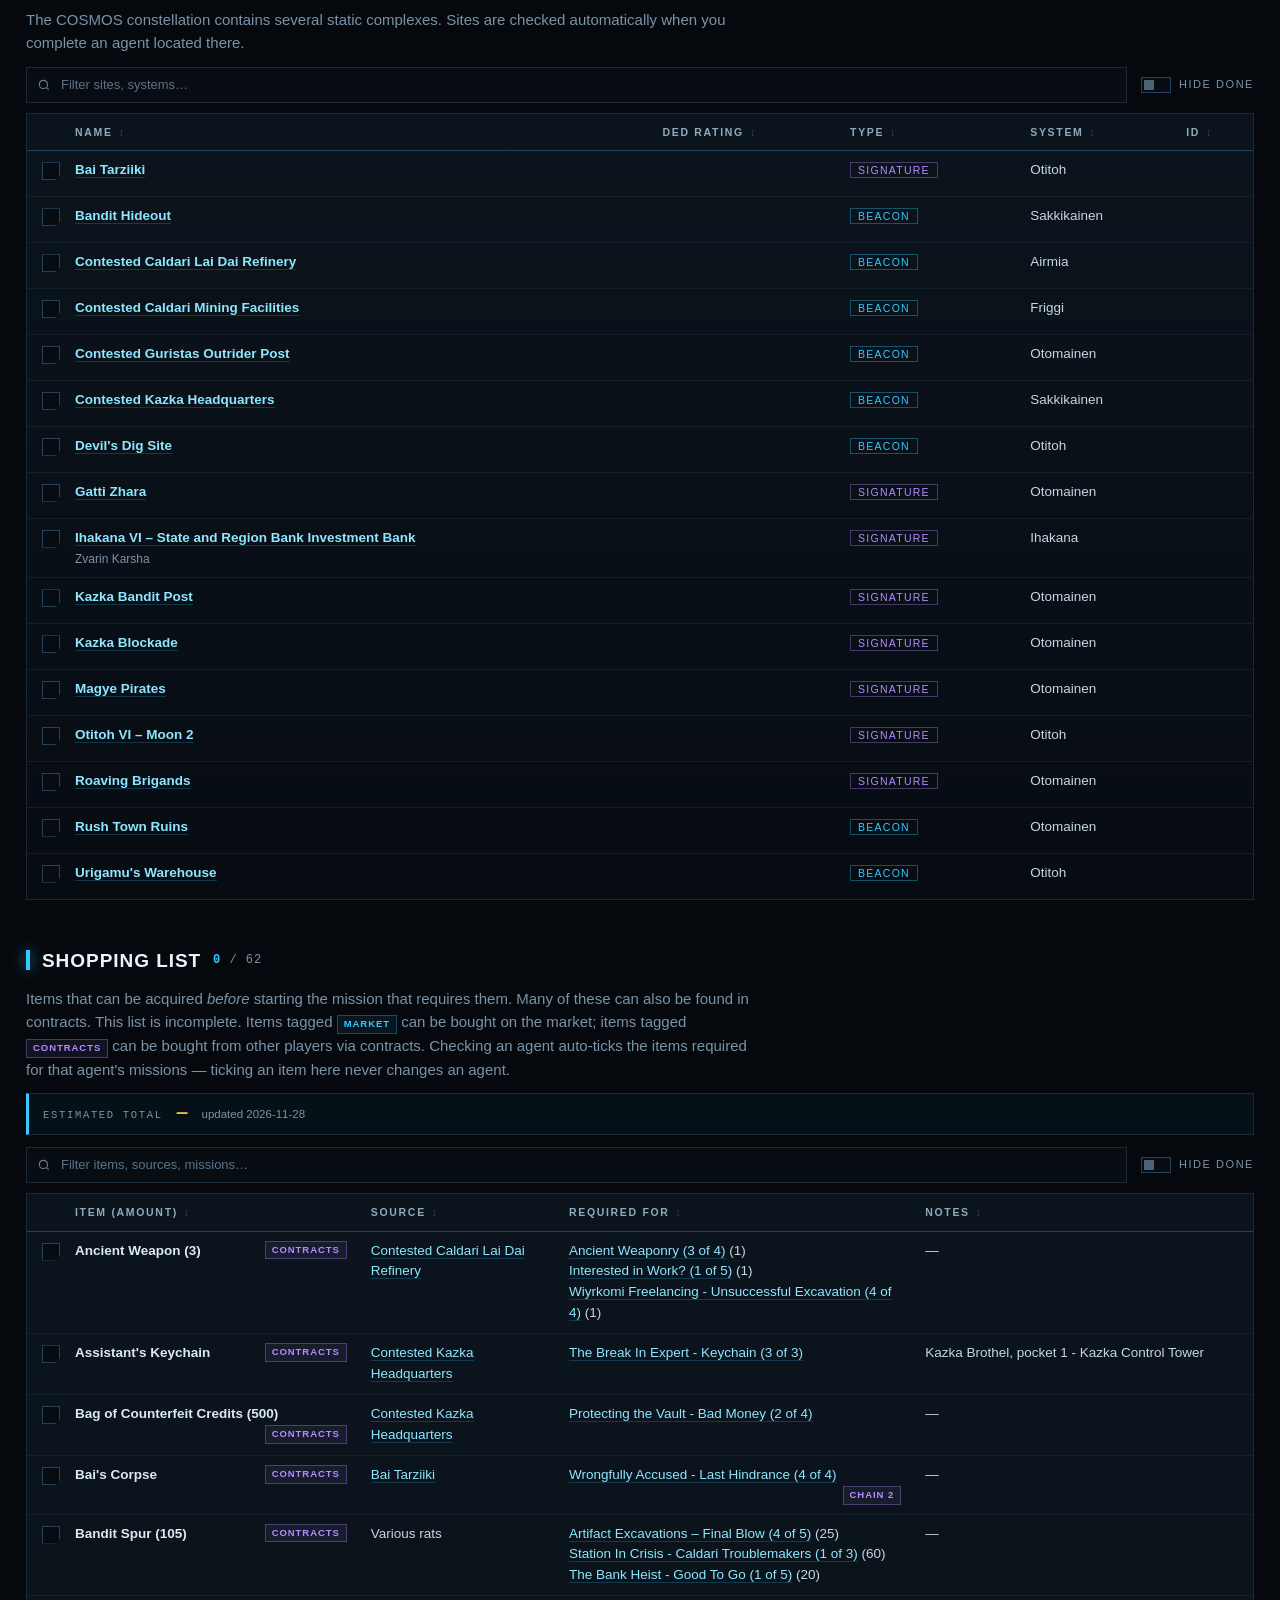
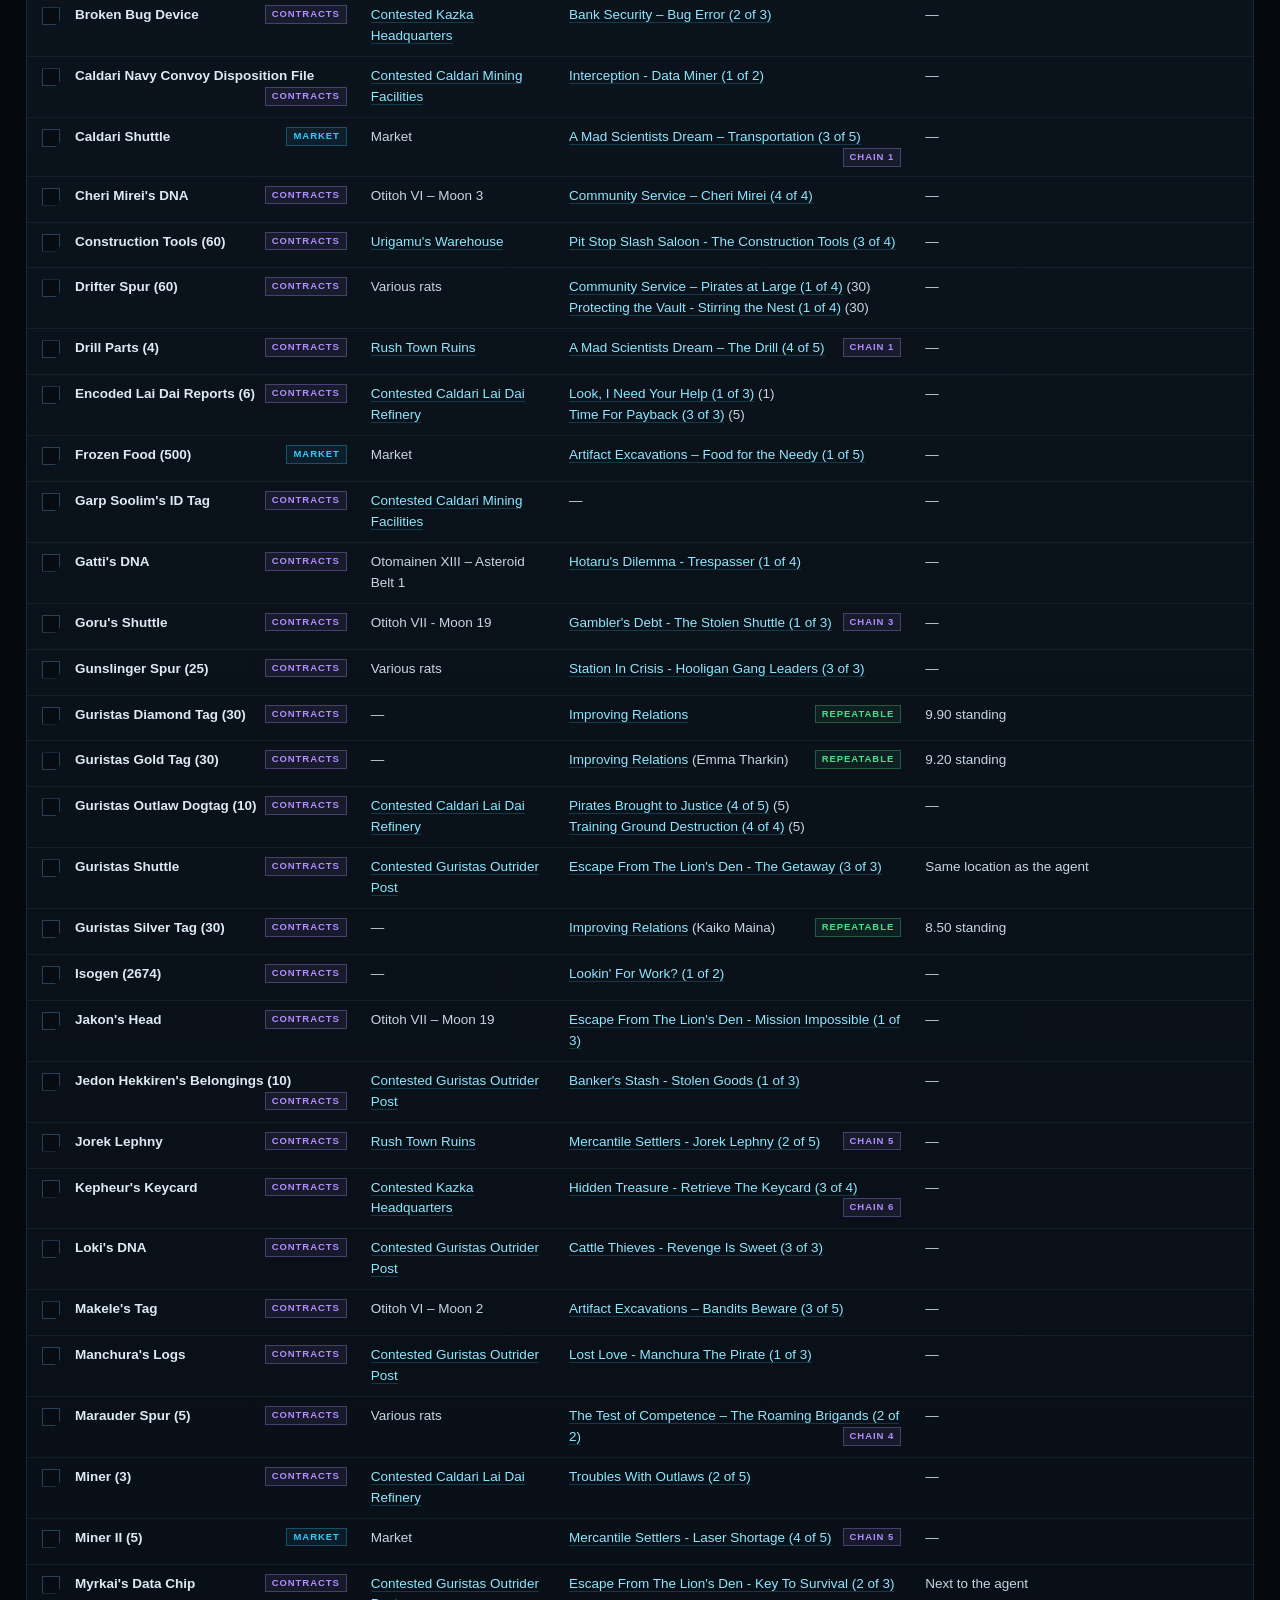
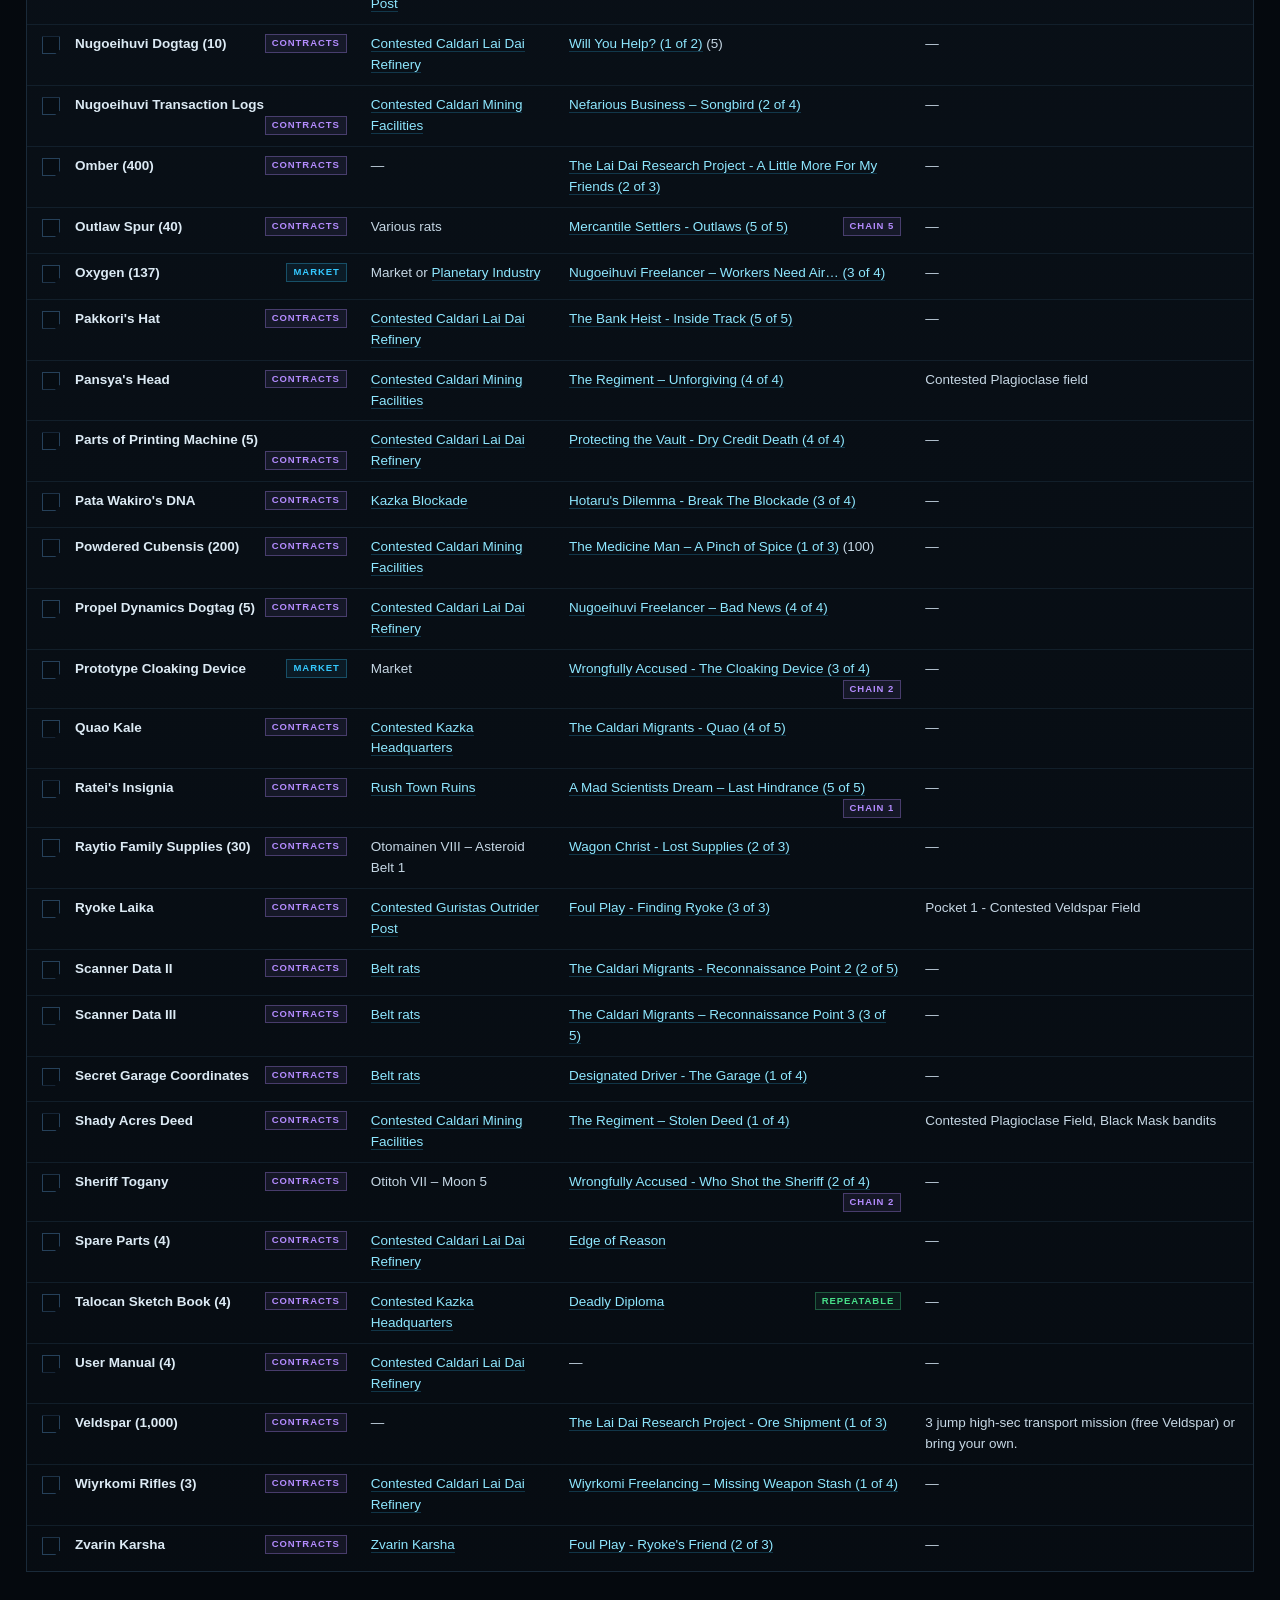
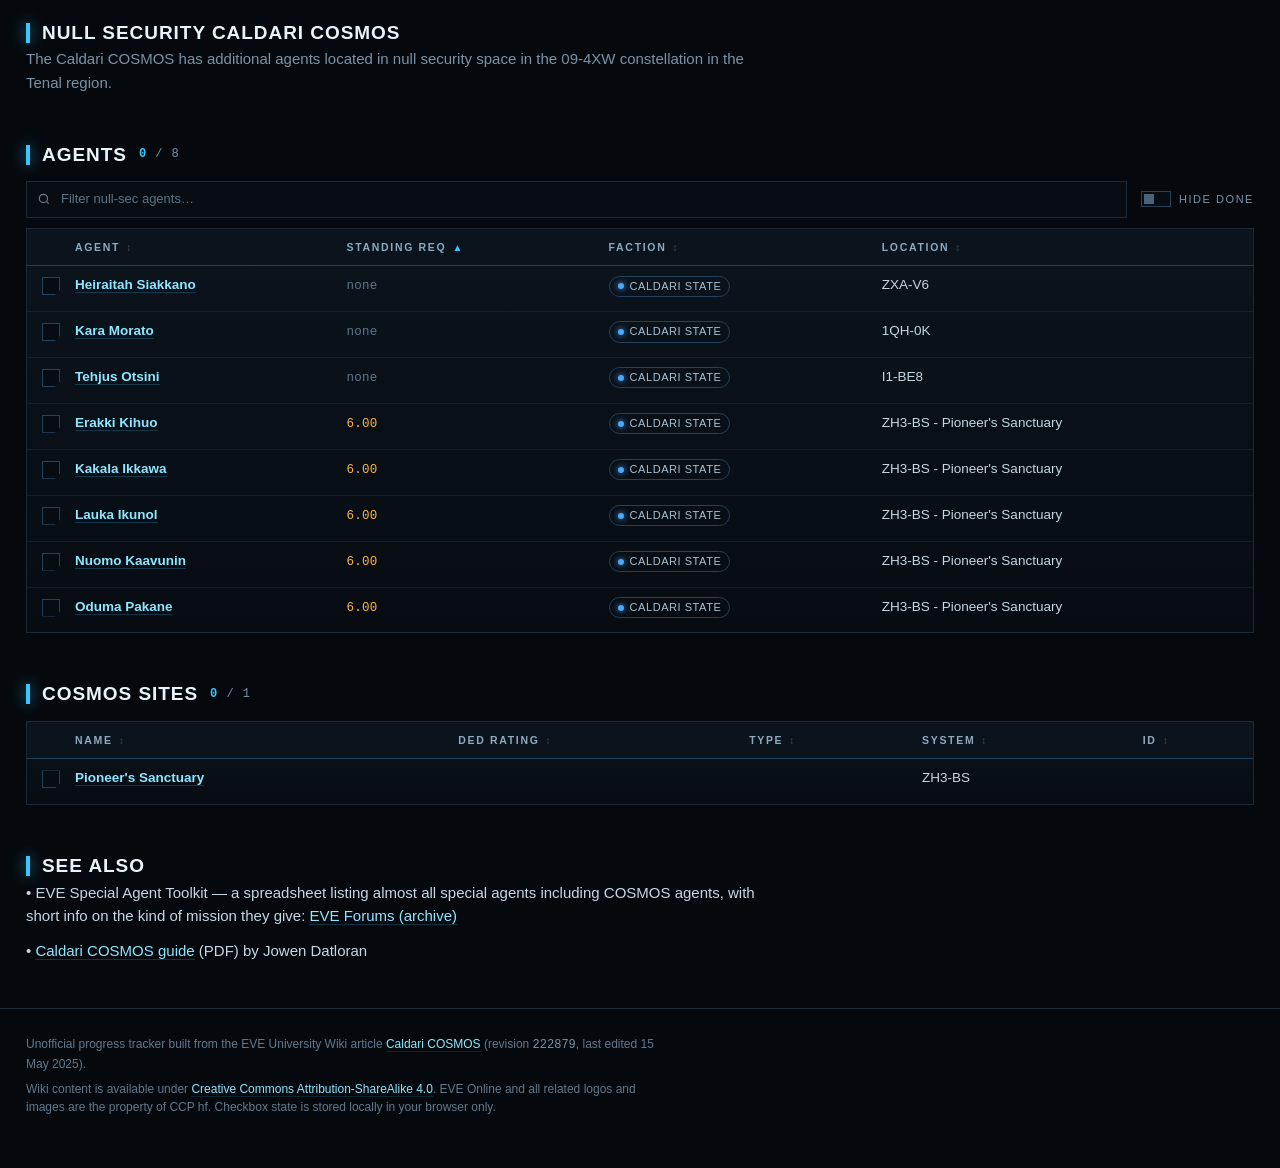
<file: cosmos/caldari-cosmos.html>
<!DOCTYPE html>
<html lang="en">
<head>
<meta charset="utf-8">
<meta name="viewport" content="width=device-width, initial-scale=1">
<title>Caldari COSMOS — Mission Tracker</title>
<script>try{if(localStorage.getItem('evetools.theme')==='light')document.documentElement.setAttribute('data-theme','light');}catch(e){}</script>
<meta name="description" content="Caldari COSMOS agent, site and shopping-list tracker with persistent progress checkboxes.">
<link rel="icon" href="data:image/svg+xml,%3Csvg xmlns='http://www.w3.org/2000/svg' viewBox='0 0 32 32'%3E%3Crect width='32' height='32' fill='%23050a0e'/%3E%3Cpath d='M6 24 16 6l10 18-10-4z' fill='none' stroke='%2335c9ff' stroke-width='2'/%3E%3C/svg%3E">
<style>
*,*::before,*::after{box-sizing:border-box}
:root{
  --bg:#05090e;--bg2:#080e15;--panel:#0b131c;--panel2:#0e1823;
  --line:#1a2a39;--line2:#26415a;--text:#c6d7e4;--dim:#7b93a7;
  --cyan:#35c9ff;--cyan2:#8ee7ff;--green:#48e08a;--amber:#ffb648;
  --red:#ff5f70;--violet:#b48cff;
  --mono:ui-monospace,SFMono-Regular,"Cascadia Mono","Roboto Mono",Menlo,Consolas,monospace;
}
html{scroll-behavior:smooth;scroll-padding-top:104px}
body{
  margin:0;font-family:"Segoe UI",Inter,Roboto,"Helvetica Neue",Arial,sans-serif;
  background:var(--bg);color:var(--text);font-size:15px;line-height:1.55;
  -webkit-font-smoothing:antialiased;text-rendering:optimizeLegibility;
}
body::before{
  content:"";position:fixed;inset:0;z-index:0;pointer-events:none;
  background:
    radial-gradient(1100px 620px at 12% -12%,rgba(53,201,255,.11),transparent 62%),
    radial-gradient(900px 520px at 96% -4%,rgba(180,140,255,.07),transparent 60%),
    linear-gradient(rgba(53,201,255,.032) 1px,transparent 1px),
    linear-gradient(90deg,rgba(53,201,255,.032) 1px,transparent 1px);
  background-size:auto,auto,46px 46px,46px 46px;
}
a{color:var(--cyan2);text-decoration:none;border-bottom:1px solid rgba(53,201,255,.22);transition:color .15s,border-color .15s}
a:hover{color:#fff;border-bottom-color:var(--cyan)}
.wrap{max-width:1300px;margin:0 auto;padding:0 26px;position:relative;z-index:1}
.sr-only{position:absolute;width:1px;height:1px;padding:0;margin:-1px;overflow:hidden;clip:rect(0 0 0 0);white-space:nowrap;border:0}

/* ---------- header ---------- */
.backlink{
  display:inline-block;margin:0 0 20px;font-size:11px;font-weight:600;letter-spacing:.16em;
  text-transform:uppercase;color:var(--dim);border:0;
}
.backlink:hover{color:var(--cyan2)}
.backlink span{color:var(--cyan);margin-right:6px}
.top{padding:40px 0 26px}
.eyebrow{display:flex;align-items:center;gap:12px;font-size:10.5px;letter-spacing:.34em;text-transform:uppercase;color:var(--cyan);font-weight:600}
.eyebrow::before{content:"";width:26px;height:1px;background:var(--cyan);box-shadow:0 0 10px var(--cyan)}
h1{
  margin:.32em 0 .18em;font-size:clamp(30px,4.6vw,54px);line-height:1.02;font-weight:700;
  letter-spacing:-.015em;text-transform:uppercase;color:#eaf5fc;
  text-shadow:0 0 42px rgba(53,201,255,.22);
}
h1 em{font-style:normal;color:var(--cyan)}
.lede{max-width:78ch;color:var(--dim);font-size:15.5px;margin:0}
.lede strong{color:var(--text);font-weight:600}
.hud{display:flex;flex-wrap:wrap;align-items:center;gap:14px 26px;margin-top:26px}
.meter{position:relative;flex:1 1 280px;min-width:220px;height:8px;background:#0a131b;border:1px solid var(--line);overflow:hidden}
.meter i{display:block;height:100%;width:0;background:linear-gradient(90deg,#147d9e,var(--cyan) 70%,#c8f4ff);box-shadow:0 0 16px rgba(53,201,255,.55);transition:width .35s ease}
.hud-stat{font-family:var(--mono);font-size:12.5px;letter-spacing:.12em;color:var(--dim);text-transform:uppercase;white-space:nowrap}
.hud-stat b{color:#eaf5fc;font-weight:600}
.btn{
  appearance:none;cursor:pointer;font:inherit;font-size:11.5px;font-weight:600;letter-spacing:.16em;
  text-transform:uppercase;color:var(--cyan);background:rgba(53,201,255,.06);
  border:1px solid rgba(53,201,255,.4);padding:8px 16px;border-radius:0;
  clip-path:polygon(0 0,calc(100% - 9px) 0,100% 9px,100% 100%,9px 100%,0 calc(100% - 9px));
  transition:background .15s,color .15s,box-shadow .15s;
}
.btn:hover{background:rgba(53,201,255,.16);color:#fff;box-shadow:0 0 18px rgba(53,201,255,.25)}
.btn.danger{color:var(--red);border-color:rgba(255,95,112,.4);background:rgba(255,95,112,.05)}
.btn.danger:hover{background:rgba(255,95,112,.14);box-shadow:0 0 18px rgba(255,95,112,.2)}
.btn:focus-visible{outline:2px solid var(--cyan2);outline-offset:2px}

/* ---------- nav ---------- */
.nav{position:sticky;top:0;z-index:20;background:rgba(5,9,14,.86);backdrop-filter:blur(12px);border-top:1px solid var(--line);border-bottom:1px solid var(--line)}
.nav .wrap{display:flex;align-items:center;gap:8px;overflow-x:auto;padding-top:0;padding-bottom:0;scrollbar-width:none}
.nav .wrap::-webkit-scrollbar{display:none}
.nav a{
  flex:0 0 auto;border:0;padding:13px 14px;font-size:11px;font-weight:600;letter-spacing:.16em;
  text-transform:uppercase;color:var(--dim);border-bottom:2px solid transparent;
}
.nav a:hover{color:var(--cyan2);border-bottom-color:rgba(53,201,255,.5);background:rgba(53,201,255,.05)}
.nav .sep{flex:0 0 auto;width:1px;height:18px;background:var(--line2);margin:0 6px}

/* ---------- sections ---------- */
main{padding:34px 0 60px}
.sec{margin:0 0 46px;scroll-margin-top:110px}
.sec.intro{padding-top:24px}
.sec-head{display:flex;flex-wrap:wrap;align-items:flex-end;justify-content:space-between;gap:10px 20px;margin-bottom:12px}
h2{display:flex;align-items:center;gap:12px;margin:0;font-size:19px;letter-spacing:.05em;text-transform:uppercase;color:#e8f4fb;font-weight:600}
h2::before{content:"";width:4px;height:20px;background:var(--cyan);box-shadow:0 0 14px rgba(53,201,255,.7)}
h2 .count{font-family:var(--mono);font-size:12px;letter-spacing:.08em;color:var(--dim);font-weight:400}
h2 .count b{color:var(--cyan);font-weight:600}
h3{margin:26px 0 10px;font-size:15px;letter-spacing:.1em;text-transform:uppercase;color:var(--cyan2);font-weight:600}
p{margin:0 0 12px;max-width:88ch}
.muted{color:var(--dim)}
.note{
  margin:0 0 18px;padding:12px 16px;background:rgba(255,182,72,.055);
  border-left:2px solid var(--amber);color:#d9c3a0;font-size:13.5px;max-width:none;
}
.note strong{color:var(--amber)}
.danger-note{
  margin:0 0 18px;padding:12px 16px;background:rgba(255,95,112,.06);
  border-left:2px solid var(--red);color:#e6b7bd;font-size:13.5px;max-width:none;
}
.danger-note strong{color:#ff8d99}

/* ---------- toolbar ---------- */
.toolbar{display:flex;flex-wrap:wrap;align-items:center;gap:10px 14px;margin:0 0 10px}
/* ---------- price summary ---------- */
.cost-summary{
  display:flex;flex-wrap:wrap;align-items:baseline;gap:6px 14px;
  margin:0 0 12px;padding:10px 14px;border:1px solid var(--line);
  border-left:3px solid var(--cyan);background:rgba(var(--accent-rgb),.04);
  font-size:12px;color:var(--dim);
}
.cost-summary .cost-label{font-family:var(--mono);font-size:10.5px;letter-spacing:.16em;text-transform:uppercase;color:var(--dim)}
.cost-summary .cost-value{font-family:var(--mono);font-size:18px;line-height:1.1;color:var(--cyan2)}
.cost-summary .cost-meta{font-size:11.5px;color:var(--dim)}
.cost-summary .cost-meta b{color:var(--text)}
.cost-summary.partial .cost-value{color:var(--amber)}

.search{
  flex:1 1 240px;min-width:180px;display:flex;align-items:center;gap:8px;
  background:#070d13;border:1px solid var(--line);padding:6px 10px;
}
.search svg{flex:0 0 auto;opacity:.55}
.search input{
  flex:1;background:none;border:0;outline:none;color:var(--text);font:inherit;font-size:13px;min-width:0;
}
.search input::placeholder{color:#5c7386}
.search:focus-within{border-color:var(--line2);box-shadow:0 0 0 1px rgba(53,201,255,.2)}
.toggle{display:inline-flex;align-items:center;gap:8px;cursor:pointer;font-size:11px;letter-spacing:.14em;text-transform:uppercase;color:var(--dim);user-select:none}
.toggle input{position:absolute;opacity:0;width:1px;height:1px}
.toggle .sw{width:30px;height:16px;border:1px solid var(--line2);background:#070d13;position:relative;transition:.18s}
.toggle .sw::after{content:"";position:absolute;top:2px;left:2px;width:10px;height:10px;background:#4b6377;transition:.18s}
.toggle input:checked + .sw{border-color:rgba(53,201,255,.6);background:rgba(53,201,255,.12)}
.toggle input:checked + .sw::after{left:16px;background:var(--cyan);box-shadow:0 0 10px var(--cyan)}
.toggle input:focus-visible + .sw{outline:2px solid var(--cyan2);outline-offset:2px}

/* ---------- tables ---------- */
.tbl-wrap{border:1px solid var(--line);background:linear-gradient(180deg,rgba(14,24,35,.72),rgba(8,14,21,.72));overflow:auto;max-height:none}
table{width:100%;border-collapse:collapse;font-size:13.5px;min-width:720px}
thead th{
  position:sticky;top:0;z-index:3;background:#0b141d;text-align:left;font-weight:600;
  font-size:10.5px;letter-spacing:.16em;text-transform:uppercase;color:#8fa9bd;
  padding:10px 12px;border-bottom:1px solid var(--line2);white-space:nowrap;
}
tbody td{padding:9px 12px;border-bottom:1px solid rgba(26,42,57,.6);vertical-align:top}
tbody tr:last-child td{border-bottom:0}
tbody tr{transition:background .12s}
tbody tr:hover{background:rgba(53,201,255,.045)}
tbody tr.done{background:rgba(72,224,138,.025)}
tbody tr.done:hover{background:rgba(72,224,138,.055)}
tbody tr.done > td{opacity:.56}
tbody tr.done > td.chk-cell,tbody tr.done > td.main,tbody tr.done .badge{opacity:1}
tbody tr.done > td.main a{text-decoration:line-through;text-decoration-color:rgba(72,224,138,.55);text-decoration-thickness:1px}
td.main{font-weight:600;color:#dceaf4}
td.main .sub{display:block;font-weight:400;font-size:12px;color:var(--dim);margin-top:1px}
td.chk-cell{width:36px;padding-right:0;text-align:center}
th.chk-cell{width:36px;padding-right:0}
.num{font-family:var(--mono);font-variant-numeric:tabular-nums;font-size:12.5px;letter-spacing:.02em;white-space:nowrap}
.standing{color:#a9c0d1}
.standing.high{color:var(--amber)}
.standing.max{color:#ff8a5c}
.standing.none{color:#5f7689}
.mono{font-family:var(--mono);font-size:12px;color:var(--dim)}
.nowrap{white-space:nowrap}

/* checkboxes */
.chk{display:inline-flex;position:relative;line-height:0;cursor:pointer;padding:2px}
.chk input{position:absolute;opacity:0;width:1px;height:1px}
.chk .box{
  width:18px;height:18px;display:block;position:relative;background:#060c12;
  border:1px solid var(--line2);transition:background .15s,border-color .15s,box-shadow .15s;
  clip-path:polygon(0 0,100% 0,100% calc(100% - 5px),calc(100% - 5px) 100%,0 100%);
}
.chk input:checked + .box{background:rgba(72,224,138,.14);border-color:rgba(72,224,138,.85);box-shadow:0 0 12px rgba(72,224,138,.25)}
.chk input:checked + .box::after{
  content:"";position:absolute;left:5px;top:1px;width:5px;height:10px;
  border-right:2px solid var(--green);border-bottom:2px solid var(--green);transform:rotate(40deg);
}
tr.derived .chk .box{border-color:rgba(53,201,255,.8);background:rgba(53,201,255,.13);box-shadow:0 0 12px rgba(53,201,255,.28)}
tr.derived .chk input:checked + .box::after{border-color:var(--cyan)}
.chk input:focus-visible + .box{outline:2px solid var(--cyan2);outline-offset:2px}
.chk:hover .box{border-color:var(--cyan)}

/* badges */
.badge{
  display:inline-block;margin-left:8px;padding:1px 6px;font-size:9.5px;font-weight:600;
  letter-spacing:.1em;text-transform:uppercase;float:right;white-space:nowrap;
  color:var(--cyan);background:rgba(53,201,255,.08);border:1px solid rgba(53,201,255,.3);
}
.badge.manual{color:var(--green);background:rgba(72,224,138,.07);border-color:rgba(72,224,138,.3)}
.badge.chain{color:var(--violet);background:rgba(180,140,255,.08);border-color:rgba(180,140,255,.32)}
.badge.chain.c1{color:#b48cff;background:rgba(180,140,255,.08);border-color:rgba(180,140,255,.32)}
.badge.chain.c2{color:#57c7ff;background:rgba(87,199,255,.08);border-color:rgba(87,199,255,.32)}
.badge.chain.c3{color:#48e08a;background:rgba(72,224,138,.08);border-color:rgba(72,224,138,.32)}
.badge.chain.c4{color:#ffb648;background:rgba(255,182,72,.08);border-color:rgba(255,182,72,.32)}
.badge.chain.c5{color:#ff6b8a;background:rgba(255,107,138,.08);border-color:rgba(255,107,138,.32)}
.tag{
  display:inline-block;padding:1px 6px;font-size:9.5px;font-weight:600;
  letter-spacing:.1em;text-transform:uppercase;white-space:nowrap;
}
.tags{display:inline-flex;flex-wrap:wrap;align-items:center;gap:4px;margin-left:8px;vertical-align:middle;float:right}
.tag.src{color:var(--cyan);background:rgba(53,201,255,.07);border:1px solid rgba(53,201,255,.3)}
.tag.src.alt{color:var(--violet);background:rgba(180,140,255,.08);border:1px solid rgba(180,140,255,.32)}
.tag.rep{color:var(--green);background:rgba(72,224,138,.07);border:1px solid rgba(72,224,138,.32)}

/* faction chips */
.chip{
  display:inline-flex;align-items:center;gap:6px;padding:1px 8px;font-size:11px;letter-spacing:.05em;
  text-transform:uppercase;color:#a9c0d1;border:1px solid var(--line2);border-radius:99px;white-space:nowrap;
}
.chip::before{content:"";width:6px;height:6px;border-radius:50%;background:#7b93a7;box-shadow:0 0 6px currentColor}
.f-caldari::before{background:#4aa8ff;color:#4aa8ff}
.f-amarr::before{background:#ffd166;color:#ffd166}
.f-minmatar::before{background:#ff7a59;color:#ff7a59}
.f-angel::before{background:#ff4d6d;color:#ff4d6d}
.f-guristas::before{background:#b48cff;color:#b48cff}
.f-interbus::before{background:#48e08a;color:#48e08a}
.f-other::before{background:#7b93a7;color:#7b93a7}

/* type pills */
.type{font-size:10.5px;letter-spacing:.12em;text-transform:uppercase;color:#9db4c6;border:1px solid var(--line2);padding:1px 7px}
.type.sig{color:var(--violet);border-color:rgba(180,140,255,.35)}
.type.beacon{color:var(--cyan);border-color:rgba(53,201,255,.35)}

/* hidden / filtered */
table.hide-done tbody tr.done{display:none}
tbody tr[hidden]{display:none}
.empty{display:none;padding:18px 14px;color:var(--dim);font-size:13px}
.tbl-wrap.is-empty .empty{display:block}

/* footer */
footer{border-top:1px solid var(--line);padding:26px 0 44px;color:#62798c;font-size:12px;position:relative;z-index:1}
footer p{margin:0 0 6px;max-width:95ch}
footer a{border-bottom-color:rgba(53,201,255,.15)}

/* ---------- responsive ---------- */
@media (max-width:820px){
  .wrap{padding:0 16px}
  .top{padding:28px 0 20px}
  .tbl-wrap{border:0;background:none;overflow:visible}
  table{min-width:0;display:block}
  thead{display:none}
  tbody{display:block}
  tbody tr{display:block;border:1px solid var(--line);background:rgba(14,24,35,.8);margin:0 0 10px;padding:6px 10px 8px}
  tbody tr:last-child{margin-bottom:0}
  tbody td{display:block;padding:5px 0;border:0}
  tbody td::before{
    content:attr(data-label);display:block;font-size:9.5px;letter-spacing:.14em;
    text-transform:uppercase;color:#5f7689;margin-bottom:2px;
  }
  tbody td.chk-cell{position:absolute;top:10px;right:11px;padding:0}
  tbody tr{position:relative;padding:9px 46px 10px 12px}
  tbody td.chk-cell::before{content:none}
  td.main{font-size:14px}
  .tags{display:flex;justify-content:flex-end;margin:6px 0 0}
  h2{font-size:16px}
  .hud{gap:12px 18px}
}
@media (prefers-reduced-motion:reduce){
  html{scroll-behavior:auto}
  *{transition:none!important;animation:none!important}
}
@media print{
  body{background:#fff;color:#111}
  body::before,.nav,.toolbar,.hud .btn,.hud .meter{display:none}
  .wrap{max-width:none;padding:0}
  h1,h2,td.main{color:#000}
  .tbl-wrap{border-color:#bbb;background:none;overflow:visible}
  table{min-width:0}
  thead th{position:static;background:#eee;color:#000;border-color:#bbb}
  tbody td{border-color:#ddd}
  a{color:#000;border:0}
  tr.done{opacity:1}
  tr.done > td{opacity:1}
  table.hide-done tbody tr.done{display:table-row}
  tbody tr[hidden]{display:table-row}
  .badge{color:#000;border-color:#999}
}
:root{--accent-rgb:53,201,255;--cyan:#35c9ff;--cyan2:#8ee7ff;}
html[data-theme="light"]{--cyan:#006a99;--cyan2:#004f73;--accent-rgb:0,106,153;}

/* ---------- light theme ---------- */
html[data-theme="light"]{
  --bg:#f3f3f0;--bg2:#e9e9e4;--panel:#ffffff;--panel2:#f7f7f3;
  --line:#d2d2ca;--line2:#b6b6ac;--text:#1c1c1a;--dim:#5f5f58;
}
html[data-theme="light"] body{background:var(--bg);color:var(--text)}
html[data-theme="light"] body::before{
  background:
    radial-gradient(1100px 620px at 12% -12%,rgba(var(--accent-rgb),.13),transparent 62%),
    radial-gradient(900px 520px at 96% -4%,rgba(var(--accent-rgb),.07),transparent 60%),
    linear-gradient(rgba(0,0,0,.035) 1px,transparent 1px),
    linear-gradient(90deg,rgba(0,0,0,.035) 1px,transparent 1px);
  background-size:auto,auto,46px 46px,46px 46px;
}
html[data-theme="light"] .nav{background:rgba(243,243,240,.9)}
html[data-theme="light"] a:hover{color:#000}
html[data-theme="light"] h1,
html[data-theme="light"] h2,
html[data-theme="light"] .hud-stat b,
html[data-theme="light"] td.main{color:#111}
html[data-theme="light"] h1{text-shadow:0 0 42px rgba(var(--accent-rgb),.18)}
html[data-theme="light"] .btn{background:rgba(0,0,0,.035);border-color:rgba(0,0,0,.25)}
html[data-theme="light"] .btn:hover{background:rgba(0,0,0,.08);color:#000;box-shadow:none}
html[data-theme="light"] .btn.danger{background:rgba(255,95,112,.08)}
html[data-theme="light"] .nav a:hover{background:rgba(0,0,0,.05)}
html[data-theme="light"] .meter{background:#e2e2dc}
html[data-theme="light"] .search,
html[data-theme="light"] .toggle .sw{background:#fff}
html[data-theme="light"] .search input{color:var(--text)}
html[data-theme="light"] .search input::placeholder{color:#888}
html[data-theme="light"] .toggle .sw::after{background:#8a8a82}
html[data-theme="light"] .tbl-wrap{background:linear-gradient(180deg,rgba(255,255,255,.92),rgba(248,248,245,.92))}
html[data-theme="light"] thead th{background:#e9e9e4;color:#4b4b45;border-bottom-color:var(--line2)}
html[data-theme="light"] tbody td{border-bottom-color:rgba(0,0,0,.08)}
html[data-theme="light"] tbody tr:hover{background:rgba(var(--accent-rgb),.07)}
html[data-theme="light"] .standing{color:#38454c}
html[data-theme="light"] .standing.none{color:#888}
html[data-theme="light"] .chk .box{background:#fff;border-color:#9a9a92}
html[data-theme="light"] .chip{color:#333;border-color:#c0c0b8}
html[data-theme="light"] .type{color:#444;border-color:#c0c0b8}
html[data-theme="light"] footer{color:#666}
html[data-theme="light"] .note{background:rgba(255,182,72,.14);color:#76541c}
html[data-theme="light"] .danger-note{background:rgba(255,95,112,.1);color:#7d2330}
html[data-theme="light"] .danger-note strong{color:#b21f34}
html[data-theme="light"] .theme-switch{background:rgba(255,255,255,.88);border-color:#b6b6ac}
html[data-theme="light"] tbody tr{background:rgba(255,255,255,.82)}
html[data-theme="light"] .card{
  background:linear-gradient(180deg,rgba(255,255,255,.96),rgba(247,247,243,.96));
}
html[data-theme="light"] .card::before{background:#111;box-shadow:none}
html[data-theme="light"] .card h3{color:#111}
html[data-theme="light"] .card h3 span{color:#555}
html[data-theme="light"] .card .loc,
html[data-theme="light"] .card .stats,
html[data-theme="light"] .card .flag{color:#5f5f58}
html[data-theme="light"] .card .stats b{color:#111}
html[data-theme="light"] .pill{color:#444;border-color:#b6b6ac}

/* ---------- color theme switch ---------- */
.theme-switch{
  position:absolute;top:14px;right:16px;z-index:90;display:flex;
  border:1px solid var(--line2);background:rgba(5,9,14,.78);
  backdrop-filter:blur(10px);
}
.theme-switch button{
  appearance:none;background:none;border:0;color:var(--dim);font-family:var(--mono);
  font-size:10px;font-weight:600;letter-spacing:.14em;text-transform:uppercase;
  padding:7px 10px;cursor:pointer;transition:background .15s,color .15s;
}
.theme-switch button + button{border-left:1px solid var(--line)}
.theme-switch button:hover{color:var(--cyan2)}
.theme-switch button[aria-pressed="true"]{color:var(--bg);background:var(--cyan)}
.theme-switch button:focus-visible{outline:2px solid var(--cyan2);outline-offset:2px}
@media (max-width:820px){
  .theme-switch{top:10px;right:10px}
  .theme-switch button{padding:6px 8px;font-size:9px}
  .top{padding-top:48px}
}
</style>
<link rel="stylesheet" href="tablesort.css">
<script src="tablesort.js" defer></script>
<script src="costs.js" defer></script>
</head>
<body>
<div class="theme-switch" role="group" aria-label="Color theme">
  <button type="button" data-theme-set="light" aria-pressed="false">Light</button>
  <button type="button" data-theme-set="dark" aria-pressed="true">Dark</button>
</div>

<header class="top">
  <div class="wrap">
    <a class="backlink" href="index.html"><span aria-hidden="true">&larr;</span> All COSMOS lines</a>
    <div class="eyebrow">EVE University Wiki &middot; COSMOS</div>
    <h1>Caldari <em>COSMOS</em></h1>
    <p class="lede"><strong>Caldari COSMOS</strong> is a collection of PvE content located in Okkelen constellation in The Forge region and in 09-4XW constellation in Tenal region. This includes COSMOS mission agents, COSMOS combat sites and unique rats on belts.</p>

    <div class="hud">
      <div class="meter" role="progressbar" aria-label="Overall completion" aria-valuemin="0" aria-valuemax="100" aria-valuenow="0" id="global-meter"><i></i></div>
      <div class="hud-stat" id="global-stat"><b>0</b> / 0 done</div>
      <button class="btn danger" id="reset-all" type="button">Reset all</button>
    </div>
  </div>
</header>

<nav class="nav" aria-label="Sections">
  <div class="wrap">
    <a href="index.html">All lines</a>
    <span class="sep" aria-hidden="true"></span>
    <a href="#agents-high">High-sec Agents</a>
    <a href="#sites-high">Sites</a>
    <a href="#shopping">Shopping list</a>
    <span class="sep" aria-hidden="true"></span>
    <a href="#agents-null">Null-sec Agents</a>
    <a href="#sites-null">Sites</a>
  </div>
</nav>

<noscript>
  <div class="wrap">
    <p class="note">JavaScript is disabled &mdash; checkboxes will still render, but progress will not be saved and the mission &rarr; site/shopping links will not work.</p>
  </div>
</noscript>

<main class="wrap">

  <section class="sec intro" id="high-sec">
    <h2>High security Caldari COSMOS</h2>
    <p class="muted">The high security COSMOS is located in Okkelen (The Forge).</p>
  </section>

  <section class="sec" id="agents-high">
    <div class="sec-head">
      <h2>Agents <span class="count" data-count="agents-high"><b>0</b> / 0</span></h2>
    </div>

    <div class="danger-note">
      <strong>Do not even talk to the agent unless you are going to run the mission.</strong>
      Failing the mission or letting it expire will prevent you from ever doing that mission or any mission in the same chain. As soon as you talk to the agent you get a mission offer that <strong>expires in seven days</strong>.
    </div>
    <p class="note">
      COSMOS missions demand high enough <strong>faction standing</strong> to gain the missions &mdash; corp standing cannot be used instead.
      They also require higher standing than normal missions: <strong>2.00 for L2</strong>, <strong>4.00 for L3</strong> and <strong>6.00 for L4</strong>
      (normally 1.00 / 3.00 / 5.00). Checking an agent here marks the site they are located at and the shopping-list items required for their missions.
      Agents tagged <span class="tag rep">Repeatable</span> offer a repeatable mission.
    </p>

    <div class="toolbar">
      <label class="search">
        <svg width="14" height="14" viewBox="0 0 24 24" fill="none" stroke="currentColor" stroke-width="2" aria-hidden="true"><circle cx="11" cy="11" r="7"/><path d="m20 20-3.5-3.5"/></svg>
        <input type="search" placeholder="Filter agents, factions, systems…" aria-label="Filter high-sec agents" data-filter="agents-high">
      </label>
      <label class="toggle"><input type="checkbox" data-hide="agents-high"><span class="sw" aria-hidden="true"></span>Hide done</label>
    </div>

    <div class="tbl-wrap">
      <table data-kind="agent" data-scope="agents-high">
        <thead>
          <tr>
            <th class="chk-cell"><span class="sr-only">Done</span></th>
            <th scope="col">Agent</th>
            <th scope="col">Standing req</th>
            <th scope="col">Faction</th>
            <th scope="col">Location</th>
            <th scope="col">Previous in chain</th>
          </tr>
        </thead>
        <tbody>
          <tr data-name="Aisha Gojivi" data-system="Friggi" data-site="Bandit Hideout">
            <td class="chk-cell"><label class="chk"><input type="checkbox" aria-label="Aisha Gojivi done"><span class="box"></span></label></td>
            <td class="main" data-label="Agent"><a rel="noopener noreferrer" target="_blank" href="https://wiki.eveuniversity.org/Aisha_Gojivi">Aisha Gojivi</a></td>
            <td data-label="Standing"><span class="num standing">4.00</span></td>
            <td data-label="Faction"><span class="chip f-caldari">Caldari State</span></td>
            <td data-label="Location">Friggi - Bandit Hideout</td>
            <td data-label="Chain">&mdash;</td>
          </tr>
          <tr data-name="Akemon Tolan" data-system="Otomainen" data-site="Contested Guristas Outrider Post">
            <td class="chk-cell"><label class="chk"><input type="checkbox" aria-label="Akemon Tolan done"><span class="box"></span></label></td>
            <td class="main" data-label="Agent"><a rel="noopener noreferrer" target="_blank" href="https://wiki.eveuniversity.org/Akemon_Tolan">Akemon Tolan</a></td>
            <td data-label="Standing"><span class="num standing high">7.50</span></td>
            <td data-label="Faction"><span class="chip f-amarr">Amarr Empire</span></td>
            <td data-label="Location">Otomainen - <a rel="noopener noreferrer" target="_blank" href="https://wiki.eveuniversity.org/Contested_Guristas_Outrider_Post">Contested Guristas Outrider Post</a></td>
            <td data-label="Chain">&mdash;</td>
          </tr>
          <tr data-name="Akira Helkelen" data-system="Otomainen" data-site="Rush Town Ruins">
            <td class="chk-cell"><label class="chk"><input type="checkbox" aria-label="Akira Helkelen done"><span class="box"></span></label></td>
            <td class="main" data-label="Agent"><a rel="noopener noreferrer" target="_blank" href="https://wiki.eveuniversity.org/Akira_Helkelen">Akira Helkelen</a> <span class="badge chain c1">Chain 1</span></td>
            <td data-label="Standing"><span class="num standing">4.00</span></td>
            <td data-label="Faction"><span class="chip f-caldari">Caldari State</span></td>
            <td data-label="Location">Otomainen - Rush Town Ruins</td>
            <td data-label="Chain">&mdash;</td>
          </tr>
          <tr data-name="Anou Dechien" data-system="Vahunomi" data-site="Abandoned Astro Farm">
            <td class="chk-cell"><label class="chk"><input type="checkbox" aria-label="Anou Dechien done"><span class="box"></span></label></td>
            <td class="main" data-label="Agent"><a rel="noopener noreferrer" target="_blank" href="https://wiki.eveuniversity.org/Anou_Dechien">Anou Dechien</a></td>
            <td data-label="Standing"><span class="num standing">2.00</span></td>
            <td data-label="Faction"><span class="chip f-angel">Angel Cartel</span></td>
            <td data-label="Location">Vahunomi - Abandoned Astro Farm</td>
            <td data-label="Chain">&mdash;</td>
          </tr>
          <tr data-name="Arvo Watanen" data-system="Otitoh" data-site="Devil's Dig Site">
            <td class="chk-cell"><label class="chk"><input type="checkbox" aria-label="Arvo Watanen done"><span class="box"></span></label></td>
            <td class="main" data-label="Agent"><a rel="noopener noreferrer" target="_blank" href="https://wiki.eveuniversity.org/Arvo_Watanen">Arvo Watanen</a></td>
            <td data-label="Standing"><span class="num standing">4.00</span></td>
            <td data-label="Faction"><span class="chip f-caldari">Caldari State</span></td>
            <td data-label="Location">Otitoh - Devil's Dig Site</td>
            <td data-label="Chain">&mdash;</td>
          </tr>
          <tr data-name="Chichiro Rati" data-system="Ihakana" data-site="Shady Acres">
            <td class="chk-cell"><label class="chk"><input type="checkbox" aria-label="Chichiro Rati done"><span class="box"></span></label></td>
            <td class="main" data-label="Agent"><a rel="noopener noreferrer" target="_blank" href="https://wiki.eveuniversity.org/Chichiro_Rati">Chichiro Rati</a></td>
            <td data-label="Standing"><span class="num standing high">6.00</span></td>
            <td data-label="Faction"><span class="chip f-caldari">Caldari State</span></td>
            <td data-label="Location">Ihakana - Shady Acres</td>
            <td data-label="Chain">&mdash;</td>
          </tr>
          <tr data-name="Christer Fuglesang" data-system="Autaris" data-site="Moon 5 - CONCORD Bureau">
            <td class="chk-cell"><label class="chk"><input type="checkbox" aria-label="Christer Fuglesang done"><span class="box"></span></label></td>
            <td class="main" data-label="Agent"><a rel="noopener noreferrer" target="_blank" href="https://wiki.eveuniversity.org/Christer_Fuglesang">Christer Fuglesang</a></td>
            <td data-label="Standing"><span class="num standing">4.00</span></td>
            <td data-label="Faction"><span class="chip f-interbus">InterBus</span></td>
            <td data-label="Location">Autaris VIII - Moon 5 - CONCORD Bureau</td>
            <td data-label="Chain">&mdash;</td>
          </tr>
          <tr data-name="Daitsu Ikonen" data-system="Sakkikainen" data-site="Settler's Waystation">
            <td class="chk-cell"><label class="chk"><input type="checkbox" aria-label="Daitsu Ikonen done"><span class="box"></span></label></td>
            <td class="main" data-label="Agent"><a rel="noopener noreferrer" target="_blank" href="https://wiki.eveuniversity.org/Daitsu_Ikonen">Daitsu Ikonen</a> <span class="tags"><span class="tag rep" title="Offers the repeatable mission The More the Merrier">Repeatable</span></span></td>
            <td data-label="Standing"><span class="num standing">2.00</span></td>
            <td data-label="Faction"><span class="chip f-caldari">Caldari State</span></td>
            <td data-label="Location">Sakkikainen - Settler's Waystation</td>
            <td data-label="Chain">&mdash;</td>
          </tr>
          <tr data-name="Emma Tharkin" data-system="Otitoh" data-site="Friggi (gate)">
            <td class="chk-cell"><label class="chk"><input type="checkbox" aria-label="Emma Tharkin done"><span class="box"></span></label></td>
            <td class="main" data-label="Agent"><a rel="noopener noreferrer" target="_blank" href="https://wiki.eveuniversity.org/Emma_Tharkin">Emma Tharkin</a> <span class="tags"><span class="tag rep" title="Offers the repeatable mission Improving Relations">Repeatable</span></span></td>
            <td data-label="Standing"><span class="num standing max">9.20</span></td>
            <td data-label="Faction"><span class="chip f-caldari">Caldari State</span></td>
            <td data-label="Location">Otitoh - Friggi (gate)</td>
            <td data-label="Chain">&mdash;</td>
          </tr>
          <tr data-name="Eteri Tazaki" data-system="Otitoh" data-site="Devil's Dig Site">
            <td class="chk-cell"><label class="chk"><input type="checkbox" aria-label="Eteri Tazaki done"><span class="box"></span></label></td>
            <td class="main" data-label="Agent"><a rel="noopener noreferrer" target="_blank" href="https://wiki.eveuniversity.org/Eteri_Tazaki">Eteri Tazaki</a></td>
            <td data-label="Standing"><span class="num standing">4.00</span></td>
            <td data-label="Faction"><span class="chip f-caldari">Caldari State</span></td>
            <td data-label="Location">Otitoh - Devil's Dig Site</td>
            <td data-label="Chain">&mdash;</td>
          </tr>
          <tr data-name="Fumiku Viljanen" data-system="Otomainen" data-site="Foul Creek Ranch">
            <td class="chk-cell"><label class="chk"><input type="checkbox" aria-label="Fumiku Viljanen done"><span class="box"></span></label></td>
            <td class="main" data-label="Agent"><a rel="noopener noreferrer" target="_blank" href="https://wiki.eveuniversity.org/Fumiku_Viljanen">Fumiku Viljanen</a> <span class="tags"><span class="tag rep" title="Offers the repeatable mission Deadly Diploma">Repeatable</span></span></td>
            <td data-label="Standing"><span class="num standing">2.00</span></td>
            <td data-label="Faction"><span class="chip f-caldari">Caldari State</span></td>
            <td data-label="Location">Otomainen - Foul Creek Ranch</td>
            <td data-label="Chain">&mdash;</td>
          </tr>
          <tr data-name="Goru Nikainen" data-system="Otomainen" data-site="Foul Creek Ranch">
            <td class="chk-cell"><label class="chk"><input type="checkbox" aria-label="Goru Nikainen done"><span class="box"></span></label></td>
            <td class="main" data-label="Agent"><a rel="noopener noreferrer" target="_blank" href="https://wiki.eveuniversity.org/Goru_Nikainen">Goru Nikainen</a> <span class="badge chain c1">Chain 3</span></td>
            <td data-label="Standing"><span class="num standing">4.00</span></td>
            <td data-label="Faction"><span class="chip f-caldari">Caldari State</span></td>
            <td data-label="Location">Otomainen - Foul Creek Ranch</td>
            <td data-label="Chain"><a rel="noopener noreferrer" target="_blank" href="https://wiki.eveuniversity.org/Ryoke_Aura">Ryoke Aura</a></td>
          </tr>
          <tr data-name="Hansu Turu" data-system="Ishisomo" data-site="NOH Recruitment Center">
            <td class="chk-cell"><label class="chk"><input type="checkbox" aria-label="Hansu Turu done"><span class="box"></span></label></td>
            <td class="main" data-label="Agent"><a rel="noopener noreferrer" target="_blank" href="https://wiki.eveuniversity.org/Hansu_Turu">Hansu Turu</a></td>
            <td data-label="Standing"><span class="num standing none">none</span></td>
            <td data-label="Faction"><span class="chip f-caldari">Caldari State</span></td>
            <td data-label="Location">Ishisomo - NOH Recruitment Center</td>
            <td data-label="Chain">&mdash;</td>
          </tr>
          <tr data-name="Helmi Nakamuta" data-system="Friggi" data-site="Sentinel Rise">
            <td class="chk-cell"><label class="chk"><input type="checkbox" aria-label="Helmi Nakamuta done"><span class="box"></span></label></td>
            <td class="main" data-label="Agent"><a rel="noopener noreferrer" target="_blank" href="https://wiki.eveuniversity.org/Helmi_Nakamuta">Helmi Nakamuta</a></td>
            <td data-label="Standing"><span class="num standing">2.00</span></td>
            <td data-label="Faction"><span class="chip f-caldari">Caldari State</span></td>
            <td data-label="Location">Friggi - Sentinel Rise</td>
            <td data-label="Chain">&mdash;</td>
          </tr>
          <tr data-name="Hitami Magye" data-system="Otomainen" data-site="Rush Town Ruins">
            <td class="chk-cell"><label class="chk"><input type="checkbox" aria-label="Hitami Magye done"><span class="box"></span></label></td>
            <td class="main" data-label="Agent"><a rel="noopener noreferrer" target="_blank" href="https://wiki.eveuniversity.org/Hitami_Magye">Hitami Magye</a> <span class="badge chain c1">Chain 5</span></td>
            <td data-label="Standing"><span class="num standing">4.00</span></td>
            <td data-label="Faction"><span class="chip f-caldari">Caldari State</span></td>
            <td data-label="Location">Otomainen - Rush Town Ruins</td>
            <td data-label="Chain"><a rel="noopener noreferrer" target="_blank" href="https://wiki.eveuniversity.org/Kochi_Utrainen">Kochi Utrainen</a> and <a rel="noopener noreferrer" target="_blank" href="https://wiki.eveuniversity.org/Akira_Helkelen">Akira Helkelen</a></td>
          </tr>
          <tr data-name="Hotaru Ahti" data-system="Otomainen" data-site="Red Rock Outpost">
            <td class="chk-cell"><label class="chk"><input type="checkbox" aria-label="Hotaru Ahti done"><span class="box"></span></label></td>
            <td class="main" data-label="Agent"><a rel="noopener noreferrer" target="_blank" href="https://wiki.eveuniversity.org/Hotaru_Ahti">Hotaru Ahti</a></td>
            <td data-label="Standing"><span class="num standing high">6.00</span></td>
            <td data-label="Faction"><span class="chip f-caldari">Caldari State</span></td>
            <td data-label="Location">Otomainen - Red Rock Outpost</td>
            <td data-label="Chain">&mdash;</td>
          </tr>
          <tr data-name="Ikimara Hochi" data-system="Sakkikainen" data-site="Settler's Waystation">
            <td class="chk-cell"><label class="chk"><input type="checkbox" aria-label="Ikimara Hochi done"><span class="box"></span></label></td>
            <td class="main" data-label="Agent"><a rel="noopener noreferrer" target="_blank" href="https://wiki.eveuniversity.org/Ikimara_Hochi">Ikimara Hochi</a></td>
            <td data-label="Standing"><span class="num standing">4.00</span></td>
            <td data-label="Faction"><span class="chip f-caldari">Caldari State</span></td>
            <td data-label="Location">Sakkikainen - Settler's Waystation</td>
            <td data-label="Chain">&mdash;</td>
          </tr>
          <tr data-name="Istei Poyri" data-system="Airmia" data-site="Station Foundation Site">
            <td class="chk-cell"><label class="chk"><input type="checkbox" aria-label="Istei Poyri done"><span class="box"></span></label></td>
            <td class="main" data-label="Agent"><a rel="noopener noreferrer" target="_blank" href="https://wiki.eveuniversity.org/Istei_Poyri">Istei Poyri</a></td>
            <td data-label="Standing"><span class="num standing">2.00</span></td>
            <td data-label="Faction"><span class="chip f-caldari">Caldari State</span></td>
            <td data-label="Location">Airmia - Station Foundation Site</td>
            <td data-label="Chain">&mdash;</td>
          </tr>
          <tr data-name="Jali Tanaka" data-system="Vahunomi" data-site="Cactus Mill Lookout">
            <td class="chk-cell"><label class="chk"><input type="checkbox" aria-label="Jali Tanaka done"><span class="box"></span></label></td>
            <td class="main" data-label="Agent"><a rel="noopener noreferrer" target="_blank" href="https://wiki.eveuniversity.org/Jali_Tanaka">Jali Tanaka</a></td>
            <td data-label="Standing"><span class="num standing">2.00</span></td>
            <td data-label="Faction"><span class="chip f-caldari">Caldari State</span></td>
            <td data-label="Location">Vahunomi - Cactus Mill Lookout</td>
            <td data-label="Chain">&mdash;</td>
          </tr>
          <tr data-name="Kaiko Maina" data-system="Otitoh" data-site="Friggi (gate)">
            <td class="chk-cell"><label class="chk"><input type="checkbox" aria-label="Kaiko Maina done"><span class="box"></span></label></td>
            <td class="main" data-label="Agent"><a rel="noopener noreferrer" target="_blank" href="https://wiki.eveuniversity.org/Kaiko_Maina">Kaiko Maina</a> <span class="tags"><span class="tag rep" title="Offers the repeatable mission Improving Relations">Repeatable</span></span></td>
            <td data-label="Standing"><span class="num standing high">8.50</span></td>
            <td data-label="Faction"><span class="chip f-caldari">Caldari State</span></td>
            <td data-label="Location">Otitoh - Friggi (gate)</td>
            <td data-label="Chain">&mdash;</td>
          </tr>
          <tr data-name="Kaiya Tuuri" data-system="Sakkikainen" data-site="Frontier Stockade">
            <td class="chk-cell"><label class="chk"><input type="checkbox" aria-label="Kaiya Tuuri done"><span class="box"></span></label></td>
            <td class="main" data-label="Agent"><a rel="noopener noreferrer" target="_blank" href="https://wiki.eveuniversity.org/Kaiya_Tuuri">Kaiya Tuuri</a></td>
            <td data-label="Standing"><span class="num standing">2.00</span></td>
            <td data-label="Faction"><span class="chip f-caldari">Caldari State</span></td>
            <td data-label="Location">Sakkikainen - Frontier Stockade</td>
            <td data-label="Chain">&mdash;</td>
          </tr>
          <tr data-name="Kochi Utrainen" data-system="Otomainen" data-site="Foul Creek Ranch">
            <td class="chk-cell"><label class="chk"><input type="checkbox" aria-label="Kochi Utrainen done"><span class="box"></span></label></td>
            <td class="main" data-label="Agent"><a rel="noopener noreferrer" target="_blank" href="https://wiki.eveuniversity.org/Kochi_Utrainen">Kochi Utrainen</a> <span class="badge chain c1">Chain 4</span></td>
            <td data-label="Standing"><span class="num standing">4.00</span></td>
            <td data-label="Faction"><span class="chip f-caldari">Caldari State</span></td>
            <td data-label="Location">Otomainen - Foul Creek Ranch</td>
            <td data-label="Chain">&mdash;</td>
          </tr>
          <tr data-name="Krakan Rost" data-system="Vahunomi" data-site="Abandoned Astro Farm">
            <td class="chk-cell"><label class="chk"><input type="checkbox" aria-label="Krakan Rost done"><span class="box"></span></label></td>
            <td class="main" data-label="Agent"><a rel="noopener noreferrer" target="_blank" href="https://wiki.eveuniversity.org/Krakan_Rost">Krakan Rost</a></td>
            <td data-label="Standing"><span class="num standing">4.00</span></td>
            <td data-label="Faction"><span class="chip f-angel">Angel Cartel</span></td>
            <td data-label="Location">Vahunomi - Abandoned Astro Farm</td>
            <td data-label="Chain">&mdash;</td>
          </tr>
          <tr data-name="Kusan Niemenen" data-system="Airmia" data-site="Station Foundation Site">
            <td class="chk-cell"><label class="chk"><input type="checkbox" aria-label="Kusan Niemenen done"><span class="box"></span></label></td>
            <td class="main" data-label="Agent"><a rel="noopener noreferrer" target="_blank" href="https://wiki.eveuniversity.org/Kusan_Niemenen">Kusan Niemenen</a></td>
            <td data-label="Standing"><span class="num standing none">none</span></td>
            <td data-label="Faction"><span class="chip f-caldari">Caldari State</span></td>
            <td data-label="Location">Airmia - Station Foundation Site</td>
            <td data-label="Chain">&mdash;</td>
          </tr>
          <tr data-name="Maro Yama" data-system="Friggi" data-site="Clear Water Spring">
            <td class="chk-cell"><label class="chk"><input type="checkbox" aria-label="Maro Yama done"><span class="box"></span></label></td>
            <td class="main" data-label="Agent"><a rel="noopener noreferrer" target="_blank" href="https://wiki.eveuniversity.org/Maro_Yama">Maro Yama</a></td>
            <td data-label="Standing"><span class="num standing">4.00</span></td>
            <td data-label="Faction"><span class="chip f-caldari">Caldari State</span></td>
            <td data-label="Location">Friggi - Clear Water Spring</td>
            <td data-label="Chain">&mdash;</td>
          </tr>
          <tr data-name="Matani Jitainen" data-system="Sakkikainen" data-site="Frontier Stockade">
            <td class="chk-cell"><label class="chk"><input type="checkbox" aria-label="Matani Jitainen done"><span class="box"></span></label></td>
            <td class="main" data-label="Agent"><a rel="noopener noreferrer" target="_blank" href="https://wiki.eveuniversity.org/Matani_Jitainen">Matani Jitainen</a></td>
            <td data-label="Standing"><span class="num standing none">none</span></td>
            <td data-label="Faction"><span class="chip f-caldari">Caldari State</span></td>
            <td data-label="Location">Sakkikainen - Frontier Stockade</td>
            <td data-label="Chain">&mdash;</td>
          </tr>
          <tr data-name="Midoki Urigamu" data-system="Sakkikainen" data-site="Settler's Waystation">
            <td class="chk-cell"><label class="chk"><input type="checkbox" aria-label="Midoki Urigamu done"><span class="box"></span></label></td>
            <td class="main" data-label="Agent"><a rel="noopener noreferrer" target="_blank" href="https://wiki.eveuniversity.org/Midoki_Urigamu">Midoki Urigamu</a></td>
            <td data-label="Standing"><span class="num standing">4.00</span></td>
            <td data-label="Faction"><span class="chip f-caldari">Caldari State</span></td>
            <td data-label="Location">Sakkikainen - Settler's Waystation</td>
            <td data-label="Chain">&mdash;</td>
          </tr>
          <tr data-name="Mika Etsuya" data-system="Vahunomi" data-site="Cactus Mill Lookout">
            <td class="chk-cell"><label class="chk"><input type="checkbox" aria-label="Mika Etsuya done"><span class="box"></span></label></td>
            <td class="main" data-label="Agent"><a rel="noopener noreferrer" target="_blank" href="https://wiki.eveuniversity.org/Mika_Etsuya">Mika Etsuya</a></td>
            <td data-label="Standing"><span class="num standing">2.00</span></td>
            <td data-label="Faction"><span class="chip f-caldari">Caldari State</span></td>
            <td data-label="Location">Vahunomi - Cactus Mill Lookout</td>
            <td data-label="Chain">&mdash;</td>
          </tr>
          <tr data-name="Mintu Oshima" data-system="Otitoh" data-site="The Diamond Ace Den">
            <td class="chk-cell"><label class="chk"><input type="checkbox" aria-label="Mintu Oshima done"><span class="box"></span></label></td>
            <td class="main" data-label="Agent"><a rel="noopener noreferrer" target="_blank" href="https://wiki.eveuniversity.org/Mintu_Oshima">Mintu Oshima</a> <span class="badge chain c1">Chain 6</span></td>
            <td data-label="Standing"><span class="num standing">4.00</span></td>
            <td data-label="Faction"><span class="chip f-caldari">Caldari State</span></td>
            <td data-label="Location">Otitoh - The Diamond Ace Den</td>
            <td data-label="Chain"><a rel="noopener noreferrer" target="_blank" href="https://wiki.eveuniversity.org/Hitami_Magye">Hitami Magye</a></td>
          </tr>
          <tr data-name="Mirmon Gorgoz" data-system="Friggi" data-site="Clear Water Spring">
            <td class="chk-cell"><label class="chk"><input type="checkbox" aria-label="Mirmon Gorgoz done"><span class="box"></span></label></td>
            <td class="main" data-label="Agent"><a rel="noopener noreferrer" target="_blank" href="https://wiki.eveuniversity.org/Mirmon_Gorgoz">Mirmon Gorgoz</a></td>
            <td data-label="Standing"><span class="num standing">2.00</span></td>
            <td data-label="Faction"><span class="chip f-minmatar">Minmatar Republic</span></td>
            <td data-label="Location">Friggi - Clear Water Spring</td>
            <td data-label="Chain">&mdash;</td>
          </tr>
          <tr data-name="Oniya Arkimo" data-system="Airmia" data-site="Grand Crag Watch">
            <td class="chk-cell"><label class="chk"><input type="checkbox" aria-label="Oniya Arkimo done"><span class="box"></span></label></td>
            <td class="main" data-label="Agent"><a rel="noopener noreferrer" target="_blank" href="https://wiki.eveuniversity.org/Oniya_Arkimo">Oniya Arkimo</a></td>
            <td data-label="Standing"><span class="num standing">2.00</span></td>
            <td data-label="Faction"><span class="chip f-caldari">Caldari State</span></td>
            <td data-label="Location">Airmia - Grand Crag Watch</td>
            <td data-label="Chain">&mdash;</td>
          </tr>
          <tr data-name="Raidon Setala" data-system="Sakkikainen" data-site="Settler's Waystation">
            <td class="chk-cell"><label class="chk"><input type="checkbox" aria-label="Raidon Setala done"><span class="box"></span></label></td>
            <td class="main" data-label="Agent"><a rel="noopener noreferrer" target="_blank" href="https://wiki.eveuniversity.org/Raidon_Setala">Raidon Setala</a></td>
            <td data-label="Standing"><span class="num standing">2.00</span></td>
            <td data-label="Faction"><span class="chip f-caldari">Caldari State</span></td>
            <td data-label="Location">Sakkikainen - Settler's Waystation</td>
            <td data-label="Chain">&mdash;</td>
          </tr>
          <tr data-name="Ratan Saturi" data-system="Sakkikainen" data-site="Settler's Waystation">
            <td class="chk-cell"><label class="chk"><input type="checkbox" aria-label="Ratan Saturi done"><span class="box"></span></label></td>
            <td class="main" data-label="Agent"><a rel="noopener noreferrer" target="_blank" href="https://wiki.eveuniversity.org/Ratan_Saturi">Ratan Saturi</a></td>
            <td data-label="Standing"><span class="num standing high">6.00</span></td>
            <td data-label="Faction"><span class="chip f-caldari">Caldari State</span></td>
            <td data-label="Location">Sakkikainen - Settler's Waystation</td>
            <td data-label="Chain">&mdash;</td>
          </tr>
          <tr data-name="Retin Ariato" data-system="Ishisomo" data-site="Rusty Ridge Mine">
            <td class="chk-cell"><label class="chk"><input type="checkbox" aria-label="Retin Ariato done"><span class="box"></span></label></td>
            <td class="main" data-label="Agent"><a rel="noopener noreferrer" target="_blank" href="https://wiki.eveuniversity.org/Retin_Ariato">Retin Ariato</a></td>
            <td data-label="Standing"><span class="num standing">2.00</span></td>
            <td data-label="Faction"><span class="chip f-caldari">Caldari State</span></td>
            <td data-label="Location">Ishisomo - Rusty Ridge Mine</td>
            <td data-label="Chain">&mdash;</td>
          </tr>
          <tr data-name="Ryoke Aura" data-system="Otitoh" data-site="The Diamond Ace Den">
            <td class="chk-cell"><label class="chk"><input type="checkbox" aria-label="Ryoke Aura done"><span class="box"></span></label></td>
            <td class="main" data-label="Agent"><a rel="noopener noreferrer" target="_blank" href="https://wiki.eveuniversity.org/Ryoke_Aura">Ryoke Aura</a> <span class="badge chain c1">Chain 2</span></td>
            <td data-label="Standing"><span class="num standing">4.00</span></td>
            <td data-label="Faction"><span class="chip f-caldari">Caldari State</span></td>
            <td data-label="Location">Otitoh - The Diamond Ace Den</td>
            <td data-label="Chain"><a rel="noopener noreferrer" target="_blank" href="https://wiki.eveuniversity.org/Akira_Helkelen">Akira Helkelen</a></td>
          </tr>
          <tr data-name="Ryuki Sakkaro" data-system="Ishisomo" data-site="NOH Recruitment Center">
            <td class="chk-cell"><label class="chk"><input type="checkbox" aria-label="Ryuki Sakkaro done"><span class="box"></span></label></td>
            <td class="main" data-label="Agent"><a rel="noopener noreferrer" target="_blank" href="https://wiki.eveuniversity.org/Ryuki_Sakkaro">Ryuki Sakkaro</a></td>
            <td data-label="Standing"><span class="num standing none">none</span></td>
            <td data-label="Faction"><span class="chip f-caldari">Caldari State</span></td>
            <td data-label="Location">Ishisomo - NOH Recruitment Center</td>
            <td data-label="Chain">&mdash;</td>
          </tr>
          <tr data-name="Siringwe Opainen" data-system="Friggi" data-site="Bandit Hideout">
            <td class="chk-cell"><label class="chk"><input type="checkbox" aria-label="Siringwe Opainen done"><span class="box"></span></label></td>
            <td class="main" data-label="Agent"><a rel="noopener noreferrer" target="_blank" href="https://wiki.eveuniversity.org/Siringwe_Opainen">Siringwe Opainen</a></td>
            <td data-label="Standing"><span class="num standing">4.00</span></td>
            <td data-label="Faction"><span class="chip f-guristas">Guristas Pirates</span></td>
            <td data-label="Location">Friggi - Bandit Hideout</td>
            <td data-label="Chain">&mdash;</td>
          </tr>
          <tr data-name="Skurk Tekkurs" data-system="Vahunomi" data-site="Abandoned Astro Farm">
            <td class="chk-cell"><label class="chk"><input type="checkbox" aria-label="Skurk Tekkurs done"><span class="box"></span></label></td>
            <td class="main" data-label="Agent"><a rel="noopener noreferrer" target="_blank" href="https://wiki.eveuniversity.org/Skurk_Tekkurs">Skurk Tekkurs</a></td>
            <td data-label="Standing"><span class="num standing">2.00</span></td>
            <td data-label="Faction"><span class="chip f-angel">Angel Cartel</span></td>
            <td data-label="Location">Vahunomi - Abandoned Astro Farm</td>
            <td data-label="Chain">&mdash;</td>
          </tr>
          <tr data-name="Sokei Kirku" data-system="Airmia" data-site="Station Foundation Site">
            <td class="chk-cell"><label class="chk"><input type="checkbox" aria-label="Sokei Kirku done"><span class="box"></span></label></td>
            <td class="main" data-label="Agent"><a rel="noopener noreferrer" target="_blank" href="https://wiki.eveuniversity.org/Sokei_Kirku">Sokei Kirku</a> <span class="tags"><span class="tag rep" title="Offers the repeatable mission League of My Own">Repeatable</span></span></td>
            <td data-label="Standing"><span class="num standing">2.00</span></td>
            <td data-label="Faction"><span class="chip f-caldari">Caldari State</span></td>
            <td data-label="Location">Airmia - Station Foundation Site</td>
            <td data-label="Chain">&mdash;</td>
          </tr>
          <tr data-name="Tamoko Raytio" data-system="Otomainen" data-site="Red Rock Outpost">
            <td class="chk-cell"><label class="chk"><input type="checkbox" aria-label="Tamoko Raytio done"><span class="box"></span></label></td>
            <td class="main" data-label="Agent"><a rel="noopener noreferrer" target="_blank" href="https://wiki.eveuniversity.org/Tamoko_Raytio">Tamoko Raytio</a></td>
            <td data-label="Standing"><span class="num standing">4.00</span></td>
            <td data-label="Faction"><span class="chip f-caldari">Caldari State</span></td>
            <td data-label="Location">Otomainen - Red Rock Outpost</td>
            <td data-label="Chain">&mdash;</td>
          </tr>
          <tr data-name="Taru Kubona" data-system="Otitoh" data-site="Devil's Dig Site">
            <td class="chk-cell"><label class="chk"><input type="checkbox" aria-label="Taru Kubona done"><span class="box"></span></label></td>
            <td class="main" data-label="Agent"><a rel="noopener noreferrer" target="_blank" href="https://wiki.eveuniversity.org/Taru_Kubona">Taru Kubona</a> <span class="tags"><span class="tag rep" title="Offers the repeatable mission Finders Keepers">Repeatable</span></span></td>
            <td data-label="Standing"><span class="num standing none">none</span></td>
            <td data-label="Faction"><span class="chip f-caldari">Caldari State</span></td>
            <td data-label="Location">Otitoh - Devil's Dig Site</td>
            <td data-label="Chain">&mdash;</td>
          </tr>
          <tr data-name="Tekirye Awazhen" data-system="Ishisomo" data-site="NOH Recruitment Center">
            <td class="chk-cell"><label class="chk"><input type="checkbox" aria-label="Tekirye Awazhen done"><span class="box"></span></label></td>
            <td class="main" data-label="Agent"><a rel="noopener noreferrer" target="_blank" href="https://wiki.eveuniversity.org/Tekirye_Awazhen">Tekirye Awazhen</a></td>
            <td data-label="Standing"><span class="num standing">4.00</span></td>
            <td data-label="Faction"><span class="chip f-caldari">Caldari State</span></td>
            <td data-label="Location">Ishisomo - NOH Recruitment Center</td>
            <td data-label="Chain">&mdash;</td>
          </tr>
          <tr data-name="Tida Aikato" data-system="Vahunomi" data-site="Cactus Mill Lookout">
            <td class="chk-cell"><label class="chk"><input type="checkbox" aria-label="Tida Aikato done"><span class="box"></span></label></td>
            <td class="main" data-label="Agent"><a rel="noopener noreferrer" target="_blank" href="https://wiki.eveuniversity.org/Tida_Aikato">Tida Aikato</a></td>
            <td data-label="Standing"><span class="num standing none">none</span></td>
            <td data-label="Faction"><span class="chip f-caldari">Caldari State</span></td>
            <td data-label="Location">Vahunomi - Cactus Mill Lookout</td>
            <td data-label="Chain">&mdash;</td>
          </tr>
          <tr data-name="Varma Fujimo" data-system="Otitoh" data-site="Devil's Dig Site">
            <td class="chk-cell"><label class="chk"><input type="checkbox" aria-label="Varma Fujimo done"><span class="box"></span></label></td>
            <td class="main" data-label="Agent"><a rel="noopener noreferrer" target="_blank" href="https://wiki.eveuniversity.org/Varma_Fujimo">Varma Fujimo</a></td>
            <td data-label="Standing"><span class="num standing high">6.00</span></td>
            <td data-label="Faction"><span class="chip f-caldari">Caldari State</span></td>
            <td data-label="Location">Otitoh - Devil's Dig Site</td>
            <td data-label="Chain">&mdash;</td>
          </tr>
          <tr data-name="Yka Katori" data-system="Friggi" data-site="Bandit Hideout">
            <td class="chk-cell"><label class="chk"><input type="checkbox" aria-label="Yka Katori done"><span class="box"></span></label></td>
            <td class="main" data-label="Agent"><a rel="noopener noreferrer" target="_blank" href="https://wiki.eveuniversity.org/Yka_Katori">Yka Katori</a></td>
            <td data-label="Standing"><span class="num standing">4.00</span></td>
            <td data-label="Faction"><span class="chip f-guristas">Guristas Pirates</span></td>
            <td data-label="Location">Friggi - Bandit Hideout</td>
            <td data-label="Chain">&mdash;</td>
          </tr>
          <tr data-name="Yochuko Eskaila" data-system="Ihakana" data-site="Shady Acres">
            <td class="chk-cell"><label class="chk"><input type="checkbox" aria-label="Yochuko Eskaila done"><span class="box"></span></label></td>
            <td class="main" data-label="Agent"><a rel="noopener noreferrer" target="_blank" href="https://wiki.eveuniversity.org/Yochuko_Eskaila">Yochuko Eskaila</a></td>
            <td data-label="Standing"><span class="num standing high">6.00</span></td>
            <td data-label="Faction"><span class="chip f-caldari">Caldari State</span></td>
            <td data-label="Location">Ihakana - Shady Acres</td>
            <td data-label="Chain">&mdash;</td>
          </tr>
          <tr data-name="Yoko Pihrava" data-system="Friggi" data-site="Sentinel Rise">
            <td class="chk-cell"><label class="chk"><input type="checkbox" aria-label="Yoko Pihrava done"><span class="box"></span></label></td>
            <td class="main" data-label="Agent"><a rel="noopener noreferrer" target="_blank" href="https://wiki.eveuniversity.org/Yoko_Pihrava">Yoko Pihrava</a></td>
            <td data-label="Standing"><span class="num standing none">none</span></td>
            <td data-label="Faction"><span class="chip f-caldari">Caldari State</span></td>
            <td data-label="Location">Friggi - Sentinel Rise</td>
            <td data-label="Chain">&mdash;</td>
          </tr>
          <tr data-name="Yru Hatamei" data-system="Ishisomo" data-site="Rusty Ridge Mine">
            <td class="chk-cell"><label class="chk"><input type="checkbox" aria-label="Yru Hatamei done"><span class="box"></span></label></td>
            <td class="main" data-label="Agent"><a rel="noopener noreferrer" target="_blank" href="https://wiki.eveuniversity.org/Yru_Hatamei">Yru Hatamei</a></td>
            <td data-label="Standing"><span class="num standing">4.00</span></td>
            <td data-label="Faction"><span class="chip f-caldari">Caldari State</span></td>
            <td data-label="Location">Ishisomo - Rusty Ridge Mine</td>
            <td data-label="Chain">&mdash;</td>
          </tr>
          <tr data-name="Zabonn Michi" data-system="Otomainen" data-site="Rush Town Ruins">
            <td class="chk-cell"><label class="chk"><input type="checkbox" aria-label="Zabonn Michi done"><span class="box"></span></label></td>
            <td class="main" data-label="Agent"><a rel="noopener noreferrer" target="_blank" href="https://wiki.eveuniversity.org/Zabonn_Michi">Zabonn Michi</a></td>
            <td data-label="Standing"><span class="num standing high">6.00</span></td>
            <td data-label="Faction"><span class="chip f-caldari">Caldari State</span></td>
            <td data-label="Location">Otomainen - Rush Town Ruins</td>
            <td data-label="Chain">&mdash;</td>
          </tr>
          <tr data-name="Zoun Makui" data-system="Otitoh" data-site="Friggi (gate)">
            <td class="chk-cell"><label class="chk"><input type="checkbox" aria-label="Zoun Makui done"><span class="box"></span></label></td>
            <td class="main" data-label="Agent"><a rel="noopener noreferrer" target="_blank" href="https://wiki.eveuniversity.org/Zoun_Makui">Zoun Makui</a> <span class="tags"><span class="tag rep" title="Offers the repeatable mission Improving Relations">Repeatable</span></span></td>
            <td data-label="Standing"><span class="num standing max">9.90</span></td>
            <td data-label="Faction"><span class="chip f-caldari">Caldari State</span></td>
            <td data-label="Location">Otitoh - Friggi (gate)</td>
            <td data-label="Chain">&mdash;</td>
          </tr>
        </tbody>
      </table>
    </div>
  </section>

  <section class="sec" id="sites-high">
    <div class="sec-head">
      <h2>COSMOS sites <span class="count" data-count="sites-high"><b>0</b> / 0</span></h2>
    </div>
    <p class="muted">The COSMOS constellation contains several static complexes. Sites are checked automatically when you complete an agent located there.</p>

    <div class="toolbar">
      <label class="search">
        <svg width="14" height="14" viewBox="0 0 24 24" fill="none" stroke="currentColor" stroke-width="2" aria-hidden="true"><circle cx="11" cy="11" r="7"/><path d="m20 20-3.5-3.5"/></svg>
        <input type="search" placeholder="Filter sites, systems…" aria-label="Filter high-sec sites" data-filter="sites-high">
      </label>
      <label class="toggle"><input type="checkbox" data-hide="sites-high"><span class="sw" aria-hidden="true"></span>Hide done</label>
    </div>

    <div class="tbl-wrap">
      <table data-kind="site" data-scope="sites-high">
        <thead>
          <tr>
            <th class="chk-cell"><span class="sr-only">Done</span></th>
            <th scope="col">Name</th>
            <th scope="col">DED rating</th>
            <th scope="col">Type</th>
            <th scope="col">System</th>
            <th scope="col">ID</th>
          </tr>
        </thead>
        <tbody>
          <tr data-name="Bai Tarziiki" data-system="Otitoh">
            <td class="chk-cell"><label class="chk"><input type="checkbox" aria-label="Bai Tarziiki done"><span class="box"></span></label></td>
            <td class="main" data-label="Name"><a rel="noopener noreferrer" target="_blank" href="https://wiki.eveuniversity.org/Bai_Tarziiki">Bai Tarziiki</a></td>
            <td data-label="DED" class="num"></td>
            <td data-label="Type"><span class="type sig">Signature</span></td>
            <td data-label="System">Otitoh</td>
            <td data-label="ID" class="mono"></td>
          </tr>
          <tr data-name="Bandit Hideout" data-system="Sakkikainen">
            <td class="chk-cell"><label class="chk"><input type="checkbox" aria-label="Bandit Hideout done"><span class="box"></span></label></td>
            <td class="main" data-label="Name"><a rel="noopener noreferrer" target="_blank" href="https://wiki.eveuniversity.org/Bandit_Hideout">Bandit Hideout</a></td>
            <td data-label="DED" class="num"></td>
            <td data-label="Type"><span class="type beacon">Beacon</span></td>
            <td data-label="System">Sakkikainen</td>
            <td data-label="ID" class="mono"></td>
          </tr>
          <tr data-name="Contested Caldari Lai Dai Refinery" data-system="Airmia">
            <td class="chk-cell"><label class="chk"><input type="checkbox" aria-label="Contested Caldari Lai Dai Refinery done"><span class="box"></span></label></td>
            <td class="main" data-label="Name"><a rel="noopener noreferrer" target="_blank" href="https://wiki.eveuniversity.org/Contested_Caldari_Lai_Dai_Refinery">Contested Caldari Lai Dai Refinery</a></td>
            <td data-label="DED" class="num"></td>
            <td data-label="Type"><span class="type beacon">Beacon</span></td>
            <td data-label="System">Airmia</td>
            <td data-label="ID" class="mono"></td>
          </tr>
          <tr data-name="Contested Caldari Mining Facilities" data-system="Friggi">
            <td class="chk-cell"><label class="chk"><input type="checkbox" aria-label="Contested Caldari Mining Facilities done"><span class="box"></span></label></td>
            <td class="main" data-label="Name"><a rel="noopener noreferrer" target="_blank" href="https://wiki.eveuniversity.org/Contested_Caldari_Mining_Facilities">Contested Caldari Mining Facilities</a></td>
            <td data-label="DED" class="num"></td>
            <td data-label="Type"><span class="type beacon">Beacon</span></td>
            <td data-label="System">Friggi</td>
            <td data-label="ID" class="mono"></td>
          </tr>
          <tr data-name="Contested Guristas Outrider Post" data-system="Otomainen">
            <td class="chk-cell"><label class="chk"><input type="checkbox" aria-label="Contested Guristas Outrider Post done"><span class="box"></span></label></td>
            <td class="main" data-label="Name"><a rel="noopener noreferrer" target="_blank" href="https://wiki.eveuniversity.org/Contested_Guristas_Outrider_Post">Contested Guristas Outrider Post</a></td>
            <td data-label="DED" class="num"></td>
            <td data-label="Type"><span class="type beacon">Beacon</span></td>
            <td data-label="System">Otomainen</td>
            <td data-label="ID" class="mono"></td>
          </tr>
          <tr data-name="Contested Kazka Headquarters" data-system="Sakkikainen">
            <td class="chk-cell"><label class="chk"><input type="checkbox" aria-label="Contested Kazka Headquarters done"><span class="box"></span></label></td>
            <td class="main" data-label="Name"><a rel="noopener noreferrer" target="_blank" href="https://wiki.eveuniversity.org/Contested_Kazka_Headquarters">Contested Kazka Headquarters</a></td>
            <td data-label="DED" class="num"></td>
            <td data-label="Type"><span class="type beacon">Beacon</span></td>
            <td data-label="System">Sakkikainen</td>
            <td data-label="ID" class="mono"></td>
          </tr>
          <tr data-name="Devil's Dig Site" data-system="Otitoh">
            <td class="chk-cell"><label class="chk"><input type="checkbox" aria-label="Devil's Dig Site done"><span class="box"></span></label></td>
            <td class="main" data-label="Name"><a rel="noopener noreferrer" target="_blank" href="https://wiki.eveuniversity.org/Devil%E2%80%98s_Dig_Site">Devil's Dig Site</a></td>
            <td data-label="DED" class="num"></td>
            <td data-label="Type"><span class="type beacon">Beacon</span></td>
            <td data-label="System">Otitoh</td>
            <td data-label="ID" class="mono"></td>
          </tr>
          <tr data-name="Gatti Zhara" data-system="Otomainen">
            <td class="chk-cell"><label class="chk"><input type="checkbox" aria-label="Gatti Zhara done"><span class="box"></span></label></td>
            <td class="main" data-label="Name"><a rel="noopener noreferrer" target="_blank" href="https://wiki.eveuniversity.org/Gatti_Zhara">Gatti Zhara</a></td>
            <td data-label="DED" class="num"></td>
            <td data-label="Type"><span class="type sig">Signature</span></td>
            <td data-label="System">Otomainen</td>
            <td data-label="ID" class="mono"></td>
          </tr>
          <tr data-name="Ihakana VI – State and Region Bank Investment Bank" data-system="Ihakana">
            <td class="chk-cell"><label class="chk"><input type="checkbox" aria-label="Ihakana VI State and Region Bank Investment Bank done"><span class="box"></span></label></td>
            <td class="main" data-label="Name"><a rel="noopener noreferrer" target="_blank" href="https://wiki.eveuniversity.org/Ihakana_VI_%E2%80%93_State_and_Region_Bank_Investment_Bank">Ihakana VI &ndash; State and Region Bank Investment Bank</a><span class="sub">Zvarin Karsha</span></td>
            <td data-label="DED" class="num"></td>
            <td data-label="Type"><span class="type sig">Signature</span></td>
            <td data-label="System">Ihakana</td>
            <td data-label="ID" class="mono"></td>
          </tr>
          <tr data-name="Kazka Bandit Post" data-system="Otomainen">
            <td class="chk-cell"><label class="chk"><input type="checkbox" aria-label="Kazka Bandit Post done"><span class="box"></span></label></td>
            <td class="main" data-label="Name"><a rel="noopener noreferrer" target="_blank" href="https://wiki.eveuniversity.org/Kazka_Bandit_Post">Kazka Bandit Post</a></td>
            <td data-label="DED" class="num"></td>
            <td data-label="Type"><span class="type sig">Signature</span></td>
            <td data-label="System">Otomainen</td>
            <td data-label="ID" class="mono"></td>
          </tr>
          <tr data-name="Kazka Blockade" data-system="Otomainen">
            <td class="chk-cell"><label class="chk"><input type="checkbox" aria-label="Kazka Blockade done"><span class="box"></span></label></td>
            <td class="main" data-label="Name"><a rel="noopener noreferrer" target="_blank" href="https://wiki.eveuniversity.org/Kazka_Blockade">Kazka Blockade</a></td>
            <td data-label="DED" class="num"></td>
            <td data-label="Type"><span class="type sig">Signature</span></td>
            <td data-label="System">Otomainen</td>
            <td data-label="ID" class="mono"></td>
          </tr>
          <tr data-name="Magye Pirates" data-system="Otomainen">
            <td class="chk-cell"><label class="chk"><input type="checkbox" aria-label="Magye Pirates done"><span class="box"></span></label></td>
            <td class="main" data-label="Name"><a rel="noopener noreferrer" target="_blank" href="https://wiki.eveuniversity.org/Magye_Pirates">Magye Pirates</a></td>
            <td data-label="DED" class="num"></td>
            <td data-label="Type"><span class="type sig">Signature</span></td>
            <td data-label="System">Otomainen</td>
            <td data-label="ID" class="mono"></td>
          </tr>
          <tr data-name="Otitoh VI – Moon 2" data-system="Otitoh">
            <td class="chk-cell"><label class="chk"><input type="checkbox" aria-label="Otitoh VI Moon 2 done"><span class="box"></span></label></td>
            <td class="main" data-label="Name"><a rel="noopener noreferrer" target="_blank" href="https://wiki.eveuniversity.org/Otitoh_VI_%E2%80%93_Moon_2">Otitoh VI &ndash; Moon 2</a></td>
            <td data-label="DED" class="num"></td>
            <td data-label="Type"><span class="type sig">Signature</span></td>
            <td data-label="System">Otitoh</td>
            <td data-label="ID" class="mono"></td>
          </tr>
          <tr data-name="Roaving Brigands" data-system="Otomainen">
            <td class="chk-cell"><label class="chk"><input type="checkbox" aria-label="Roaving Brigands done"><span class="box"></span></label></td>
            <td class="main" data-label="Name"><a rel="noopener noreferrer" target="_blank" href="https://wiki.eveuniversity.org/Roaving_Brigands">Roaving Brigands</a></td>
            <td data-label="DED" class="num"></td>
            <td data-label="Type"><span class="type sig">Signature</span></td>
            <td data-label="System">Otomainen</td>
            <td data-label="ID" class="mono"></td>
          </tr>
          <tr data-name="Rush Town Ruins" data-system="Otomainen">
            <td class="chk-cell"><label class="chk"><input type="checkbox" aria-label="Rush Town Ruins done"><span class="box"></span></label></td>
            <td class="main" data-label="Name"><a rel="noopener noreferrer" target="_blank" href="https://wiki.eveuniversity.org/Rush_Town_Ruins">Rush Town Ruins</a></td>
            <td data-label="DED" class="num"></td>
            <td data-label="Type"><span class="type beacon">Beacon</span></td>
            <td data-label="System">Otomainen</td>
            <td data-label="ID" class="mono"></td>
          </tr>
          <tr data-name="Urigamu's Warehouse" data-system="Otitoh">
            <td class="chk-cell"><label class="chk"><input type="checkbox" aria-label="Urigamu's Warehouse done"><span class="box"></span></label></td>
            <td class="main" data-label="Name"><a rel="noopener noreferrer" target="_blank" href="https://wiki.eveuniversity.org/Urigamu%E2%80%98s_Warehouse">Urigamu's Warehouse</a></td>
            <td data-label="DED" class="num"></td>
            <td data-label="Type"><span class="type beacon">Beacon</span></td>
            <td data-label="System">Otitoh</td>
            <td data-label="ID" class="mono"></td>
          </tr>
        </tbody>
      </table>
    </div>
  </section>

  <section class="sec" id="shopping">
    <div class="sec-head">
      <h2>Shopping list <span class="count" data-count="shopping"><b>0</b> / 0</span></h2>
    </div>
    <p class="muted">Items that can be acquired <em>before</em> starting the mission that requires them. Many of these can also be found in contracts. This list is incomplete. Items tagged <span class="tag src">Market</span> can be bought on the market; items tagged <span class="tag src alt">Contracts</span> can be bought from other players via contracts. Checking an agent auto-ticks the items required for that agent's missions &mdash; ticking an item here never changes an agent.</p>

    <div class="cost-summary" data-cost-section="shopping" aria-live="polite">
      <span class="cost-label">Estimated total</span>
      <b class="cost-value">&mdash;</b>
      <span class="cost-meta">Loading prices&hellip;</span>
    </div>

    <div class="toolbar">
      <label class="search">
        <svg width="14" height="14" viewBox="0 0 24 24" fill="none" stroke="currentColor" stroke-width="2" aria-hidden="true"><circle cx="11" cy="11" r="7"/><path d="m20 20-3.5-3.5"/></svg>
        <input type="search" placeholder="Filter items, sources, missions…" aria-label="Filter shopping list" data-filter="shopping">
      </label>
      <label class="toggle"><input type="checkbox" data-hide="shopping"><span class="sw" aria-hidden="true"></span>Hide done</label>
    </div>

    <div class="tbl-wrap">
      <table data-kind="item" data-scope="shopping">
        <thead>
          <tr>
            <th class="chk-cell"><span class="sr-only">Done</span></th>
            <th scope="col">Item (Amount)</th>
            <th scope="col">Source</th>
            <th scope="col">Required for</th>
            <th scope="col">Notes</th>
          </tr>
        </thead>
        <tbody>
          <tr data-channel="contracts" data-name="Ancient Weapon (3)" data-source="Contested Caldari Lai Dai Refinery" data-required-for="Yru Hatamei|Tekirye Awazhen|Retin Ariato">
            <td class="chk-cell"><label class="chk"><input type="checkbox" aria-label="Ancient Weapon done"><span class="box"></span></label></td>
            <td class="main" data-label="Item">Ancient Weapon (3) <span class="tags"><span class="tag src alt">Contracts</span></span></td>
            <td data-label="Source"><a rel="noopener noreferrer" target="_blank" href="https://wiki.eveuniversity.org/Contested_Caldari_Lai_Dai_Refinery">Contested Caldari Lai Dai Refinery</a></td>
            <td data-label="Required for"><a rel="noopener noreferrer" target="_blank" href="https://wiki.eveuniversity.org/Yru_Hatamei#Ancient_Weaponry_(3_of_4)">Ancient Weaponry (3 of 4)</a> (1)<br><a rel="noopener noreferrer" target="_blank" href="https://wiki.eveuniversity.org/Tekirye_Awazhen#Interested_in_Work?_(1_of_5)">Interested in Work? (1 of 5)</a> (1)<br><a rel="noopener noreferrer" target="_blank" href="https://wiki.eveuniversity.org/Retin_Ariato#Wiyrkomi_Freelancing_-_Unsuccessful_Excavation_(4_of_4)">Wiyrkomi Freelancing - Unsuccessful Excavation (4 of 4)</a> (1)</td>
            <td data-label="Notes">&mdash;</td>
          </tr>
          <tr data-channel="contracts" data-name="Assistant's Keychain" data-source="Contested Kazka Headquarters" data-required-for="Anou Dechien">
            <td class="chk-cell"><label class="chk"><input type="checkbox" aria-label="Assistant's Keychain done"><span class="box"></span></label></td>
            <td class="main" data-label="Item">Assistant's Keychain <span class="tags"><span class="tag src alt">Contracts</span></span></td>
            <td data-label="Source"><a rel="noopener noreferrer" target="_blank" href="https://wiki.eveuniversity.org/Contested_Kazka_Headquarters">Contested Kazka Headquarters</a></td>
            <td data-label="Required for"><a rel="noopener noreferrer" target="_blank" href="https://wiki.eveuniversity.org/Anou_Dechien#The_Break_In_Expert_-_Keychain_(3_of_3)">The Break In Expert - Keychain (3 of 3)</a></td>
            <td data-label="Notes">Kazka Brothel, pocket 1 - Kazka Control Tower</td>
          </tr>
          <tr data-channel="contracts" data-name="Bag of Counterfeit Credits (500)" data-source="Contested Kazka Headquarters" data-required-for="Mika Etsuya">
            <td class="chk-cell"><label class="chk"><input type="checkbox" aria-label="Bag of Counterfeit Credits done"><span class="box"></span></label></td>
            <td class="main" data-label="Item">Bag of Counterfeit Credits (500) <span class="tags"><span class="tag src alt">Contracts</span></span></td>
            <td data-label="Source"><a rel="noopener noreferrer" target="_blank" href="https://wiki.eveuniversity.org/Contested_Kazka_Headquarters">Contested Kazka Headquarters</a></td>
            <td data-label="Required for"><a rel="noopener noreferrer" target="_blank" href="https://wiki.eveuniversity.org/Mika_Etsuya#Protecting_the_Vault_-_Bad_Money_(2_of_4)">Protecting the Vault - Bad Money (2 of 4)</a></td>
            <td data-label="Notes">&mdash;</td>
          </tr>
          <tr data-channel="contracts" data-name="Bai's Corpse" data-source="Bai Tarziiki" data-required-for="Ryoke Aura">
            <td class="chk-cell"><label class="chk"><input type="checkbox" aria-label="Bai's Corpse done"><span class="box"></span></label></td>
            <td class="main" data-label="Item">Bai's Corpse <span class="tags"><span class="tag src alt">Contracts</span></span></td>
            <td data-label="Source"><a rel="noopener noreferrer" target="_blank" href="https://wiki.eveuniversity.org/Bai_Tarziiki">Bai Tarziiki</a></td>
            <td data-label="Required for"><a rel="noopener noreferrer" target="_blank" href="https://wiki.eveuniversity.org/Ryoke_Aura#Wrongfully_Accused_-_Last_Hindrance_(4_of_4)">Wrongfully Accused - Last Hindrance (4 of 4)</a> <span class="badge chain c1">Chain 2</span></td>
            <td data-label="Notes">&mdash;</td>
          </tr>
          <tr data-channel="contracts" data-name="Bandit Spur (105)" data-source="Various rats" data-required-for="Arvo Watanen|Varma Fujimo|Krakan Rost">
            <td class="chk-cell"><label class="chk"><input type="checkbox" aria-label="Bandit Spur done"><span class="box"></span></label></td>
            <td class="main" data-label="Item">Bandit Spur (105) <span class="tags"><span class="tag src alt">Contracts</span></span></td>
            <td data-label="Source">Various rats</td>
            <td data-label="Required for"><a rel="noopener noreferrer" target="_blank" href="https://wiki.eveuniversity.org/Arvo_Watanen#Artifact_Excavations_%E2%80%93_Final_Blow_(4_of_5)">Artifact Excavations &ndash; Final Blow (4 of 5)</a> (25)<br><a rel="noopener noreferrer" target="_blank" href="https://wiki.eveuniversity.org/Varma_Fujimo#Station_In_Crisis_-_Caldari_Troublemakers_(1_of_3)">Station In Crisis - Caldari Troublemakers (1 of 3)</a> (60)<br><a rel="noopener noreferrer" target="_blank" href="https://wiki.eveuniversity.org/Krakan_Rost#The_Bank_Heist_-_Good_To_Go_(1_of_5)">The Bank Heist - Good To Go (1 of 5)</a> (20)</td>
            <td data-label="Notes">&mdash;</td>
          </tr>
          <tr data-channel="contracts" data-name="Broken Bug Device" data-source="Contested Kazka Headquarters" data-required-for="Jali Tanaka">
            <td class="chk-cell"><label class="chk"><input type="checkbox" aria-label="Broken Bug Device done"><span class="box"></span></label></td>
            <td class="main" data-label="Item">Broken Bug Device <span class="tags"><span class="tag src alt">Contracts</span></span></td>
            <td data-label="Source"><a rel="noopener noreferrer" target="_blank" href="https://wiki.eveuniversity.org/Contested_Kazka_Headquarters">Contested Kazka Headquarters</a></td>
            <td data-label="Required for"><a rel="noopener noreferrer" target="_blank" href="https://wiki.eveuniversity.org/Jali_Tanaka#Bank_Security_%E2%80%93_Bug_Error_(2_of_3)">Bank Security &ndash; Bug Error (2 of 3)</a></td>
            <td data-label="Notes">&mdash;</td>
          </tr>
          <tr data-channel="contracts" data-name="Caldari Navy Convoy Disposition File" data-source="Contested Caldari Mining Facilities" data-required-for="Yka Katori">
            <td class="chk-cell"><label class="chk"><input type="checkbox" aria-label="Caldari Navy Convoy Disposition File done"><span class="box"></span></label></td>
            <td class="main" data-label="Item">Caldari Navy Convoy Disposition File <span class="tags"><span class="tag src alt">Contracts</span></span></td>
            <td data-label="Source"><a rel="noopener noreferrer" target="_blank" href="https://wiki.eveuniversity.org/Contested_Caldari_Mining_Facilities">Contested Caldari Mining Facilities</a></td>
            <td data-label="Required for"><a rel="noopener noreferrer" target="_blank" href="https://wiki.eveuniversity.org/Yka_Katori#Interception_-_Data_Miner_(1_of_2)">Interception - Data Miner (1 of 2)</a></td>
            <td data-label="Notes">&mdash;</td>
          </tr>
          <tr data-channel="market" data-name="Caldari Shuttle" data-source="Market" data-buy="1" data-required-for="Akira Helkelen">
            <td class="chk-cell"><label class="chk"><input type="checkbox" aria-label="Caldari Shuttle done"><span class="box"></span></label></td>
            <td class="main" data-label="Item">Caldari Shuttle <span class="tags"><span class="tag src">Market</span></span></td>
            <td data-label="Source">Market</td>
            <td data-label="Required for"><a rel="noopener noreferrer" target="_blank" href="https://wiki.eveuniversity.org/Akira_Helkelen#A_Mad_Scientists_Dream_%E2%80%93_Transportation_(3_of_5)">A Mad Scientists Dream &ndash; Transportation (3 of 5)</a> <span class="badge chain c1">Chain 1</span></td>
            <td data-label="Notes">&mdash;</td>
          </tr>
          <tr data-channel="contracts" data-name="Cheri Mirei's DNA" data-source="Otitoh VI - Moon 3" data-required-for="Kaiya Tuuri">
            <td class="chk-cell"><label class="chk"><input type="checkbox" aria-label="Cheri Mirei's DNA done"><span class="box"></span></label></td>
            <td class="main" data-label="Item">Cheri Mirei's DNA <span class="tags"><span class="tag src alt">Contracts</span></span></td>
            <td data-label="Source">Otitoh VI &ndash; Moon 3</td>
            <td data-label="Required for"><a rel="noopener noreferrer" target="_blank" href="https://wiki.eveuniversity.org/Kaiya_Tuuri#Community_Service_%E2%80%93_Cheri_Mirei_(4_of_4)">Community Service &ndash; Cheri Mirei (4 of 4)</a></td>
            <td data-label="Notes">&mdash;</td>
          </tr>
          <tr data-channel="contracts" data-name="Construction Tools (60)" data-source="Urigamu's Warehouse" data-required-for="Midoki Urigamu">
            <td class="chk-cell"><label class="chk"><input type="checkbox" aria-label="Construction Tools done"><span class="box"></span></label></td>
            <td class="main" data-label="Item">Construction Tools (60) <span class="tags"><span class="tag src alt">Contracts</span></span></td>
            <td data-label="Source"><a rel="noopener noreferrer" target="_blank" href="https://wiki.eveuniversity.org/Urigamu%E2%80%98s_Warehouse">Urigamu's Warehouse</a></td>
            <td data-label="Required for"><a rel="noopener noreferrer" target="_blank" href="https://wiki.eveuniversity.org/Midoki_Urigamu#Pit_Stop_Slash_Saloon_-_The_Construction_Tools_(3_of_4)">Pit Stop Slash Saloon - The Construction Tools (3 of 4)</a></td>
            <td data-label="Notes">&mdash;</td>
          </tr>
          <tr data-channel="contracts" data-name="Drifter Spur (60)" data-source="Various rats" data-required-for="Kaiya Tuuri|Mika Etsuya">
            <td class="chk-cell"><label class="chk"><input type="checkbox" aria-label="Drifter Spur done"><span class="box"></span></label></td>
            <td class="main" data-label="Item">Drifter Spur (60) <span class="tags"><span class="tag src alt">Contracts</span></span></td>
            <td data-label="Source">Various rats</td>
            <td data-label="Required for"><a rel="noopener noreferrer" target="_blank" href="https://wiki.eveuniversity.org/Kaiya_Tuuri#Community_Service_%E2%80%93_Pirates_at_Large_(1_of_4)">Community Service &ndash; Pirates at Large (1 of 4)</a> (30)<br><a rel="noopener noreferrer" target="_blank" href="https://wiki.eveuniversity.org/Mika_Etsuya#Protecting_the_Vault_-_Stirring_the_Nest_(1_of_4)">Protecting the Vault - Stirring the Nest (1 of 4)</a> (30)</td>
            <td data-label="Notes">&mdash;</td>
          </tr>
          <tr data-channel="contracts" data-name="Drill Parts (4)" data-source="Rush Town Ruins" data-required-for="Akira Helkelen">
            <td class="chk-cell"><label class="chk"><input type="checkbox" aria-label="Drill Parts done"><span class="box"></span></label></td>
            <td class="main" data-label="Item">Drill Parts (4) <span class="tags"><span class="tag src alt">Contracts</span></span></td>
            <td data-label="Source"><a rel="noopener noreferrer" target="_blank" href="https://wiki.eveuniversity.org/Rush_Town_Ruins">Rush Town Ruins</a></td>
            <td data-label="Required for"><a rel="noopener noreferrer" target="_blank" href="https://wiki.eveuniversity.org/Akira_Helkelen#A_Mad_Scientists_Dream_%E2%80%93_The_Drill_(4_of_5)">A Mad Scientists Dream &ndash; The Drill (4 of 5)</a> <span class="badge chain c1">Chain 1</span></td>
            <td data-label="Notes">&mdash;</td>
          </tr>
          <tr data-channel="contracts" data-name="Encoded Lai Dai Reports (6)" data-source="Contested Caldari Lai Dai Refinery" data-required-for="Oniya Arkimo">
            <td class="chk-cell"><label class="chk"><input type="checkbox" aria-label="Encoded Lai Dai Reports done"><span class="box"></span></label></td>
            <td class="main" data-label="Item">Encoded Lai Dai Reports (6) <span class="tags"><span class="tag src alt">Contracts</span></span></td>
            <td data-label="Source"><a rel="noopener noreferrer" target="_blank" href="https://wiki.eveuniversity.org/Contested_Caldari_Lai_Dai_Refinery">Contested Caldari Lai Dai Refinery</a></td>
            <td data-label="Required for"><a rel="noopener noreferrer" target="_blank" href="https://wiki.eveuniversity.org/Oniya_Arkimo#Look,_I_Need_Your_Help_(1_of_3)">Look, I Need Your Help (1 of 3)</a> (1)<br><a rel="noopener noreferrer" target="_blank" href="https://wiki.eveuniversity.org/Oniya_Arkimo#Time_For_Payback_(3_of_3)">Time For Payback (3 of 3)</a> (5)</td>
            <td data-label="Notes">&mdash;</td>
          </tr>
          <tr data-channel="market" data-name="Frozen Food (500)" data-source="Market" data-buy="1" data-required-for="Arvo Watanen">
            <td class="chk-cell"><label class="chk"><input type="checkbox" aria-label="Frozen Food done"><span class="box"></span></label></td>
            <td class="main" data-label="Item">Frozen Food (500) <span class="tags"><span class="tag src">Market</span></span></td>
            <td data-label="Source">Market</td>
            <td data-label="Required for"><a rel="noopener noreferrer" target="_blank" href="https://wiki.eveuniversity.org/Arvo_Watanen#Artifact_Excavations_%E2%80%93_Food_for_the_Needy_(1_of_5)">Artifact Excavations &ndash; Food for the Needy (1 of 5)</a></td>
            <td data-label="Notes">&mdash;</td>
          </tr>
          <tr data-channel="contracts" data-name="Garp Soolim's ID Tag" data-source="Contested Caldari Mining Facilities" data-required-for="">
            <td class="chk-cell"><label class="chk"><input type="checkbox" aria-label="Garp Soolim's ID Tag done"><span class="box"></span></label></td>
            <td class="main" data-label="Item">Garp Soolim's ID Tag <span class="tags"><span class="tag src alt">Contracts</span></span></td>
            <td data-label="Source"><a rel="noopener noreferrer" target="_blank" href="https://wiki.eveuniversity.org/Contested_Caldari_Mining_Facilities">Contested Caldari Mining Facilities</a></td>
            <td data-label="Required for">&mdash;</td>
            <td data-label="Notes">&mdash;</td>
          </tr>
          <tr data-channel="contracts" data-name="Gatti's DNA" data-source="Otomainen XIII - Asteroid Belt 1" data-required-for="Hotaru Ahti">
            <td class="chk-cell"><label class="chk"><input type="checkbox" aria-label="Gatti's DNA done"><span class="box"></span></label></td>
            <td class="main" data-label="Item">Gatti's DNA <span class="tags"><span class="tag src alt">Contracts</span></span></td>
            <td data-label="Source">Otomainen XIII &ndash; Asteroid Belt 1</td>
            <td data-label="Required for"><a rel="noopener noreferrer" target="_blank" href="https://wiki.eveuniversity.org/Hotaru_Ahti#Hotaru's_Dilemma_-_Trespasser_(1_of_4)">Hotaru's Dilemma - Trespasser (1 of 4)</a></td>
            <td data-label="Notes">&mdash;</td>
          </tr>
          <tr data-channel="contracts" data-name="Goru's Shuttle" data-source="Otitoh VII - Moon 19" data-required-for="Goru Nikainen">
            <td class="chk-cell"><label class="chk"><input type="checkbox" aria-label="Goru's Shuttle done"><span class="box"></span></label></td>
            <td class="main" data-label="Item">Goru's Shuttle <span class="tags"><span class="tag src alt">Contracts</span></span></td>
            <td data-label="Source">Otitoh VII - Moon 19</td>
            <td data-label="Required for"><a rel="noopener noreferrer" target="_blank" href="https://wiki.eveuniversity.org/Goru_Nikainen#Gambler's_Debt_-_The_Stolen_Shuttle_(1_of_3)">Gambler's Debt - The Stolen Shuttle (1 of 3)</a> <span class="badge chain c1">Chain 3</span></td>
            <td data-label="Notes">&mdash;</td>
          </tr>
          <tr data-channel="contracts" data-name="Gunslinger Spur (25)" data-source="Various rats" data-required-for="Varma Fujimo">
            <td class="chk-cell"><label class="chk"><input type="checkbox" aria-label="Gunslinger Spur done"><span class="box"></span></label></td>
            <td class="main" data-label="Item">Gunslinger Spur (25) <span class="tags"><span class="tag src alt">Contracts</span></span></td>
            <td data-label="Source">Various rats</td>
            <td data-label="Required for"><a rel="noopener noreferrer" target="_blank" href="https://wiki.eveuniversity.org/Varma_Fujimo#Station_In_Crisis_-_Hooligan_Gang_Leaders_(3_of_3)">Station In Crisis - Hooligan Gang Leaders (3 of 3)</a></td>
            <td data-label="Notes">&mdash;</td>
          </tr>
          <tr data-channel="contracts" data-name="Guristas Diamond Tag (30)" data-source="" data-required-for="Zoun Makui">
            <td class="chk-cell"><label class="chk"><input type="checkbox" aria-label="Guristas Diamond Tag done"><span class="box"></span></label></td>
            <td class="main" data-label="Item">Guristas Diamond Tag (30) <span class="tags"><span class="tag src alt">Contracts</span></span></td>
            <td data-label="Source">&mdash;</td>
            <td data-label="Required for"><a rel="noopener noreferrer" target="_blank" href="https://wiki.eveuniversity.org/Zoun_Makui#Improving_Relations">Improving Relations</a> <span class="tags"><span class="tag rep" title="Repeatable mission">Repeatable</span></span></td>
            <td data-label="Notes">9.90 standing</td>
          </tr>
          <tr data-channel="contracts" data-name="Guristas Gold Tag (30)" data-source="" data-required-for="Emma Tharkin">
            <td class="chk-cell"><label class="chk"><input type="checkbox" aria-label="Guristas Gold Tag done"><span class="box"></span></label></td>
            <td class="main" data-label="Item">Guristas Gold Tag (30) <span class="tags"><span class="tag src alt">Contracts</span></span></td>
            <td data-label="Source">&mdash;</td>
            <td data-label="Required for"><a rel="noopener noreferrer" target="_blank" href="https://wiki.eveuniversity.org/Emma_Tharkin#Improving_Relations">Improving Relations</a> (Emma Tharkin) <span class="tags"><span class="tag rep" title="Repeatable mission">Repeatable</span></span></td>
            <td data-label="Notes">9.20 standing</td>
          </tr>
          <tr data-channel="contracts" data-name="Guristas Outlaw Dogtag (10)" data-source="Contested Caldari Lai Dai Refinery" data-required-for="Tekirye Awazhen|Yru Hatamei">
            <td class="chk-cell"><label class="chk"><input type="checkbox" aria-label="Guristas Outlaw Dogtag done"><span class="box"></span></label></td>
            <td class="main" data-label="Item">Guristas Outlaw Dogtag (10) <span class="tags"><span class="tag src alt">Contracts</span></span></td>
            <td data-label="Source"><a rel="noopener noreferrer" target="_blank" href="https://wiki.eveuniversity.org/Contested_Caldari_Lai_Dai_Refinery">Contested Caldari Lai Dai Refinery</a></td>
            <td data-label="Required for"><a rel="noopener noreferrer" target="_blank" href="https://wiki.eveuniversity.org/Tekirye_Awazhen#Pirates_Brought_to_Justice_(4_of_5)">Pirates Brought to Justice (4 of 5)</a> (5)<br><a rel="noopener noreferrer" target="_blank" href="https://wiki.eveuniversity.org/Yru_Hatamei#Training_Ground_Destruction_(4_of_4)">Training Ground Destruction (4 of 4)</a> (5)</td>
            <td data-label="Notes">&mdash;</td>
          </tr>
          <tr data-channel="contracts" data-name="Guristas Shuttle" data-source="Contested Guristas Outrider Post" data-required-for="Akemon Tolan">
            <td class="chk-cell"><label class="chk"><input type="checkbox" aria-label="Guristas Shuttle done"><span class="box"></span></label></td>
            <td class="main" data-label="Item">Guristas Shuttle <span class="tags"><span class="tag src alt">Contracts</span></span></td>
            <td data-label="Source"><a rel="noopener noreferrer" target="_blank" href="https://wiki.eveuniversity.org/Contested_Guristas_Outrider_Post">Contested Guristas Outrider Post</a></td>
            <td data-label="Required for"><a rel="noopener noreferrer" target="_blank" href="https://wiki.eveuniversity.org/Akemon_Tolan#Escape_From_The_Lion's_Den_-_The_Getaway_(3_of_3)">Escape From The Lion's Den - The Getaway (3 of 3)</a></td>
            <td data-label="Notes">Same location as the agent</td>
          </tr>
          <tr data-channel="contracts" data-name="Guristas Silver Tag (30)" data-source="" data-required-for="Kaiko Maina">
            <td class="chk-cell"><label class="chk"><input type="checkbox" aria-label="Guristas Silver Tag done"><span class="box"></span></label></td>
            <td class="main" data-label="Item">Guristas Silver Tag (30) <span class="tags"><span class="tag src alt">Contracts</span></span></td>
            <td data-label="Source">&mdash;</td>
            <td data-label="Required for"><a rel="noopener noreferrer" target="_blank" href="https://wiki.eveuniversity.org/Kaiko_Maina#Improving_Relations">Improving Relations</a> (Kaiko Maina) <span class="tags"><span class="tag rep" title="Repeatable mission">Repeatable</span></span></td>
            <td data-label="Notes">8.50 standing</td>
          </tr>
          <tr data-channel="contracts" data-name="Isogen (2674)" data-source="" data-required-for="Kusan Niemenen">
            <td class="chk-cell"><label class="chk"><input type="checkbox" aria-label="Isogen done"><span class="box"></span></label></td>
            <td class="main" data-label="Item">Isogen (2674) <span class="tags"><span class="tag src alt">Contracts</span></span></td>
            <td data-label="Source">&mdash;</td>
            <td data-label="Required for"><a rel="noopener noreferrer" target="_blank" href="https://wiki.eveuniversity.org/Kusan_Niemenen#Lookin'_For_Work?_(1_of_2)">Lookin' For Work? (1 of 2)</a></td>
            <td data-label="Notes">&mdash;</td>
          </tr>
          <tr data-channel="contracts" data-name="Jakon's Head" data-source="Otitoh VII - Moon 19" data-required-for="Akemon Tolan">
            <td class="chk-cell"><label class="chk"><input type="checkbox" aria-label="Jakon's Head done"><span class="box"></span></label></td>
            <td class="main" data-label="Item">Jakon's Head <span class="tags"><span class="tag src alt">Contracts</span></span></td>
            <td data-label="Source">Otitoh VII &ndash; Moon 19</td>
            <td data-label="Required for"><a rel="noopener noreferrer" target="_blank" href="https://wiki.eveuniversity.org/Akemon_Tolan#Escape_From_The_Lion's_Den_-_Mission_Impossible_(1_of_3)">Escape From The Lion's Den - Mission Impossible (1 of 3)</a></td>
            <td data-label="Notes">&mdash;</td>
          </tr>
          <tr data-channel="contracts" data-name="Jedon Hekkiren's Belongings (10)" data-source="Contested Guristas Outrider Post" data-required-for="Ikimara Hochi">
            <td class="chk-cell"><label class="chk"><input type="checkbox" aria-label="Jedon Hekkiren's Belongings done"><span class="box"></span></label></td>
            <td class="main" data-label="Item">Jedon Hekkiren's Belongings (10) <span class="tags"><span class="tag src alt">Contracts</span></span></td>
            <td data-label="Source"><a rel="noopener noreferrer" target="_blank" href="https://wiki.eveuniversity.org/Contested_Guristas_Outrider_Post">Contested Guristas Outrider Post</a></td>
            <td data-label="Required for"><a rel="noopener noreferrer" target="_blank" href="https://wiki.eveuniversity.org/Ikimara_Hochi#Banker's_Stash_-_Stolen_Goods_(1_of_3)">Banker's Stash - Stolen Goods (1 of 3)</a></td>
            <td data-label="Notes">&mdash;</td>
          </tr>
          <tr data-channel="contracts" data-name="Jorek Lephny" data-source="Rush Town Ruins" data-required-for="Hitami Magye">
            <td class="chk-cell"><label class="chk"><input type="checkbox" aria-label="Jorek Lephny done"><span class="box"></span></label></td>
            <td class="main" data-label="Item">Jorek Lephny <span class="tags"><span class="tag src alt">Contracts</span></span></td>
            <td data-label="Source"><a rel="noopener noreferrer" target="_blank" href="https://wiki.eveuniversity.org/Rush_Town_Ruins">Rush Town Ruins</a></td>
            <td data-label="Required for"><a rel="noopener noreferrer" target="_blank" href="https://wiki.eveuniversity.org/Hitami_Magye#Mercantile_Settlers_-_Jorek_Lephny_(2_of_5)">Mercantile Settlers - Jorek Lephny (2 of 5)</a> <span class="badge chain c1">Chain 5</span></td>
            <td data-label="Notes">&mdash;</td>
          </tr>
          <tr data-channel="contracts" data-name="Kepheur's Keycard" data-source="Contested Kazka Headquarters" data-required-for="Mintu Oshima">
            <td class="chk-cell"><label class="chk"><input type="checkbox" aria-label="Kepheur's Keycard done"><span class="box"></span></label></td>
            <td class="main" data-label="Item">Kepheur's Keycard <span class="tags"><span class="tag src alt">Contracts</span></span></td>
            <td data-label="Source"><a rel="noopener noreferrer" target="_blank" href="https://wiki.eveuniversity.org/Contested_Kazka_Headquarters">Contested Kazka Headquarters</a></td>
            <td data-label="Required for"><a rel="noopener noreferrer" target="_blank" href="https://wiki.eveuniversity.org/Mintu_Oshima#Hidden_Treasure_-_Retrieve_The_Keycard_(3_of_4)">Hidden Treasure - Retrieve The Keycard (3 of 4)</a> <span class="badge chain c1">Chain 6</span></td>
            <td data-label="Notes">&mdash;</td>
          </tr>
          <tr data-channel="contracts" data-name="Loki's DNA" data-source="Contested Guristas Outrider Post" data-required-for="Ratan Saturi">
            <td class="chk-cell"><label class="chk"><input type="checkbox" aria-label="Loki's DNA done"><span class="box"></span></label></td>
            <td class="main" data-label="Item">Loki's DNA <span class="tags"><span class="tag src alt">Contracts</span></span></td>
            <td data-label="Source"><a rel="noopener noreferrer" target="_blank" href="https://wiki.eveuniversity.org/Contested_Guristas_Outrider_Post">Contested Guristas Outrider Post</a></td>
            <td data-label="Required for"><a rel="noopener noreferrer" target="_blank" href="https://wiki.eveuniversity.org/Ratan_Saturi#Cattle_Thieves_-_Revenge_Is_Sweet_(3_of_3)">Cattle Thieves - Revenge Is Sweet (3 of 3)</a></td>
            <td data-label="Notes">&mdash;</td>
          </tr>
          <tr data-channel="contracts" data-name="Makele's Tag" data-source="Otitoh VI - Moon 2" data-required-for="Arvo Watanen">
            <td class="chk-cell"><label class="chk"><input type="checkbox" aria-label="Makele's Tag done"><span class="box"></span></label></td>
            <td class="main" data-label="Item">Makele's Tag <span class="tags"><span class="tag src alt">Contracts</span></span></td>
            <td data-label="Source">Otitoh VI &ndash; Moon 2</td>
            <td data-label="Required for"><a rel="noopener noreferrer" target="_blank" href="https://wiki.eveuniversity.org/Arvo_Watanen#Artifact_Excavations_%E2%80%93_Bandits_Beware_(3_of_5)">Artifact Excavations &ndash; Bandits Beware (3 of 5)</a></td>
            <td data-label="Notes">&mdash;</td>
          </tr>
          <tr data-channel="contracts" data-name="Manchura's Logs" data-source="Contested Guristas Outrider Post" data-required-for="Zabonn Michi">
            <td class="chk-cell"><label class="chk"><input type="checkbox" aria-label="Manchura's Logs done"><span class="box"></span></label></td>
            <td class="main" data-label="Item">Manchura's Logs <span class="tags"><span class="tag src alt">Contracts</span></span></td>
            <td data-label="Source"><a rel="noopener noreferrer" target="_blank" href="https://wiki.eveuniversity.org/Contested_Guristas_Outrider_Post">Contested Guristas Outrider Post</a></td>
            <td data-label="Required for"><a rel="noopener noreferrer" target="_blank" href="https://wiki.eveuniversity.org/Zabonn_Michi#Lost_Love_-_Manchura_The_Pirate_(1_of_3)">Lost Love - Manchura The Pirate (1 of 3)</a></td>
            <td data-label="Notes">&mdash;</td>
          </tr>
          <tr data-channel="contracts" data-name="Marauder Spur (5)" data-source="Various rats" data-required-for="Kochi Utrainen">
            <td class="chk-cell"><label class="chk"><input type="checkbox" aria-label="Marauder Spur done"><span class="box"></span></label></td>
            <td class="main" data-label="Item">Marauder Spur (5) <span class="tags"><span class="tag src alt">Contracts</span></span></td>
            <td data-label="Source">Various rats</td>
            <td data-label="Required for"><a rel="noopener noreferrer" target="_blank" href="https://wiki.eveuniversity.org/Kochi_Utrainen#The_Test_of_Competence_%E2%80%93_The_Roaming_Brigands_(2_of_2)">The Test of Competence &ndash; The Roaming Brigands (2 of 2)</a> <span class="badge chain c1">Chain 4</span></td>
            <td data-label="Notes">&mdash;</td>
          </tr>
          <tr data-channel="contracts" data-name="Miner (3)" data-source="Contested Caldari Lai Dai Refinery" data-required-for="Tekirye Awazhen">
            <td class="chk-cell"><label class="chk"><input type="checkbox" aria-label="Miner done"><span class="box"></span></label></td>
            <td class="main" data-label="Item">Miner (3) <span class="tags"><span class="tag src alt">Contracts</span></span></td>
            <td data-label="Source"><a rel="noopener noreferrer" target="_blank" href="https://wiki.eveuniversity.org/Contested_Caldari_Lai_Dai_Refinery">Contested Caldari Lai Dai Refinery</a></td>
            <td data-label="Required for"><a rel="noopener noreferrer" target="_blank" href="https://wiki.eveuniversity.org/Tekirye_Awazhen#Troubles_With_Outlaws_(2_of_5)">Troubles With Outlaws (2 of 5)</a></td>
            <td data-label="Notes">&mdash;</td>
          </tr>
          <tr data-channel="market" data-name="Miner II (5)" data-source="Market" data-buy="1" data-required-for="Hitami Magye">
            <td class="chk-cell"><label class="chk"><input type="checkbox" aria-label="Miner II done"><span class="box"></span></label></td>
            <td class="main" data-label="Item">Miner II (5) <span class="tags"><span class="tag src">Market</span></span></td>
            <td data-label="Source">Market</td>
            <td data-label="Required for"><a rel="noopener noreferrer" target="_blank" href="https://wiki.eveuniversity.org/Hitami_Magye#Mercantile_Settlers_-_Laser_Shortage_(4_of_5)">Mercantile Settlers - Laser Shortage (4 of 5)</a> <span class="badge chain c1">Chain 5</span></td>
            <td data-label="Notes">&mdash;</td>
          </tr>
          <tr data-channel="contracts" data-name="Myrkai's Data Chip" data-source="Contested Guristas Outrider Post" data-required-for="Akemon Tolan">
            <td class="chk-cell"><label class="chk"><input type="checkbox" aria-label="Myrkai's Data Chip done"><span class="box"></span></label></td>
            <td class="main" data-label="Item">Myrkai's Data Chip <span class="tags"><span class="tag src alt">Contracts</span></span></td>
            <td data-label="Source"><a rel="noopener noreferrer" target="_blank" href="https://wiki.eveuniversity.org/Contested_Guristas_Outrider_Post">Contested Guristas Outrider Post</a></td>
            <td data-label="Required for"><a rel="noopener noreferrer" target="_blank" href="https://wiki.eveuniversity.org/Akemon_Tolan#Escape_From_The_Lion's_Den_-_Key_To_Survival_(2_of_3)">Escape From The Lion's Den - Key To Survival (2 of 3)</a></td>
            <td data-label="Notes">Next to the agent</td>
          </tr>
          <tr data-channel="contracts" data-name="Nugoeihuvi Dogtag (10)" data-source="Contested Caldari Lai Dai Refinery" data-required-for="">
            <td class="chk-cell"><label class="chk"><input type="checkbox" aria-label="Nugoeihuvi Dogtag done"><span class="box"></span></label></td>
            <td class="main" data-label="Item">Nugoeihuvi Dogtag (10) <span class="tags"><span class="tag src alt">Contracts</span></span></td>
            <td data-label="Source"><a rel="noopener noreferrer" target="_blank" href="https://wiki.eveuniversity.org/Contested_Caldari_Lai_Dai_Refinery">Contested Caldari Lai Dai Refinery</a></td>
            <td data-label="Required for"><a rel="noopener noreferrer" target="_blank" href="https://wiki.eveuniversity.org/Will_You_Help%3F_(1_of_2)">Will You Help? (1 of 2)</a> (5)</td>
            <td data-label="Notes">&mdash;</td>
          </tr>
          <tr data-channel="contracts" data-name="Nugoeihuvi Transaction Logs" data-source="Contested Caldari Mining Facilities" data-required-for="Aisha Gojivi">
            <td class="chk-cell"><label class="chk"><input type="checkbox" aria-label="Nugoeihuvi Transaction Logs done"><span class="box"></span></label></td>
            <td class="main" data-label="Item">Nugoeihuvi Transaction Logs <span class="tags"><span class="tag src alt">Contracts</span></span></td>
            <td data-label="Source"><a rel="noopener noreferrer" target="_blank" href="https://wiki.eveuniversity.org/Contested_Caldari_Mining_Facilities">Contested Caldari Mining Facilities</a></td>
            <td data-label="Required for"><a rel="noopener noreferrer" target="_blank" href="https://wiki.eveuniversity.org/Aisha_Gojivi#Nefarious_Business_%E2%80%93_Songbird_(2_of_4)">Nefarious Business &ndash; Songbird (2 of 4)</a></td>
            <td data-label="Notes">&mdash;</td>
          </tr>
          <tr data-channel="contracts" data-name="Omber (400)" data-source="" data-required-for="Matani Jitainen">
            <td class="chk-cell"><label class="chk"><input type="checkbox" aria-label="Omber done"><span class="box"></span></label></td>
            <td class="main" data-label="Item">Omber (400) <span class="tags"><span class="tag src alt">Contracts</span></span></td>
            <td data-label="Source">&mdash;</td>
            <td data-label="Required for"><a rel="noopener noreferrer" target="_blank" href="https://wiki.eveuniversity.org/Matani_Jitainen#The_Lai_Dai_Research_Project_-_A_Little_More_For_My_Friends_(2_of_3)">The Lai Dai Research Project - A Little More For My Friends (2 of 3)</a></td>
            <td data-label="Notes">&mdash;</td>
          </tr>
          <tr data-channel="contracts" data-name="Outlaw Spur (40)" data-source="Various rats" data-required-for="Hitami Magye">
            <td class="chk-cell"><label class="chk"><input type="checkbox" aria-label="Outlaw Spur done"><span class="box"></span></label></td>
            <td class="main" data-label="Item">Outlaw Spur (40) <span class="tags"><span class="tag src alt">Contracts</span></span></td>
            <td data-label="Source">Various rats</td>
            <td data-label="Required for"><a rel="noopener noreferrer" target="_blank" href="https://wiki.eveuniversity.org/Hitami_Magye#Mercantile_Settlers_-_Outlaws_(5_of_5)">Mercantile Settlers - Outlaws (5 of 5)</a> <span class="badge chain c1">Chain 5</span></td>
            <td data-label="Notes">&mdash;</td>
          </tr>
          <tr data-channel="market" data-name="Oxygen (137)" data-source="Market or Planetary Industry" data-buy="1" data-required-for="Istei Poyri">
            <td class="chk-cell"><label class="chk"><input type="checkbox" aria-label="Oxygen done"><span class="box"></span></label></td>
            <td class="main" data-label="Item">Oxygen (137) <span class="tags"><span class="tag src">Market</span></span></td>
            <td data-label="Source">Market or <a rel="noopener noreferrer" target="_blank" href="https://wiki.eveuniversity.org/Planetary_Industry">Planetary Industry</a></td>
            <td data-label="Required for"><a rel="noopener noreferrer" target="_blank" href="https://wiki.eveuniversity.org/Istei_Poyri#Nugoeihuvi_Freelancer_%E2%80%93_Workers_Need_Air%E2%80%A6_(3_of_4)">Nugoeihuvi Freelancer &ndash; Workers Need Air&hellip; (3 of 4)</a></td>
            <td data-label="Notes">&mdash;</td>
          </tr>
          <tr data-channel="contracts" data-name="Pakkori's Hat" data-source="Contested Caldari Lai Dai Refinery" data-required-for="Krakan Rost">
            <td class="chk-cell"><label class="chk"><input type="checkbox" aria-label="Pakkori's Hat done"><span class="box"></span></label></td>
            <td class="main" data-label="Item">Pakkori's Hat <span class="tags"><span class="tag src alt">Contracts</span></span></td>
            <td data-label="Source"><a rel="noopener noreferrer" target="_blank" href="https://wiki.eveuniversity.org/Contested_Caldari_Lai_Dai_Refinery">Contested Caldari Lai Dai Refinery</a></td>
            <td data-label="Required for"><a rel="noopener noreferrer" target="_blank" href="https://wiki.eveuniversity.org/Krakan_Rost#The_Bank_Heist_-_Inside_Track_(5_of_5)">The Bank Heist - Inside Track (5 of 5)</a></td>
            <td data-label="Notes">&mdash;</td>
          </tr>
          <tr data-channel="contracts" data-name="Pansya's Head" data-source="Contested Caldari Mining Facilities" data-required-for="Chichiro Rati">
            <td class="chk-cell"><label class="chk"><input type="checkbox" aria-label="Pansya's Head done"><span class="box"></span></label></td>
            <td class="main" data-label="Item">Pansya's Head <span class="tags"><span class="tag src alt">Contracts</span></span></td>
            <td data-label="Source"><a rel="noopener noreferrer" target="_blank" href="https://wiki.eveuniversity.org/Contested_Caldari_Mining_Facilities">Contested Caldari Mining Facilities</a></td>
            <td data-label="Required for"><a rel="noopener noreferrer" target="_blank" href="https://wiki.eveuniversity.org/Chichiro_Rati#The_Regiment_%E2%80%93_Unforgiving_(4_of_4)">The Regiment &ndash; Unforgiving (4 of 4)</a></td>
            <td data-label="Notes">Contested Plagioclase field</td>
          </tr>
          <tr data-channel="contracts" data-name="Parts of Printing Machine (5)" data-source="Contested Caldari Lai Dai Refinery" data-required-for="Mika Etsuya">
            <td class="chk-cell"><label class="chk"><input type="checkbox" aria-label="Parts of Printing Machine done"><span class="box"></span></label></td>
            <td class="main" data-label="Item">Parts of Printing Machine (5) <span class="tags"><span class="tag src alt">Contracts</span></span></td>
            <td data-label="Source"><a rel="noopener noreferrer" target="_blank" href="https://wiki.eveuniversity.org/Contested_Caldari_Lai_Dai_Refinery">Contested Caldari Lai Dai Refinery</a></td>
            <td data-label="Required for"><a rel="noopener noreferrer" target="_blank" href="https://wiki.eveuniversity.org/Mika_Etsuya#Protecting_the_Vault_-_Dry_Credit_Death_(4_of_4)">Protecting the Vault - Dry Credit Death (4 of 4)</a></td>
            <td data-label="Notes">&mdash;</td>
          </tr>
          <tr data-channel="contracts" data-name="Pata Wakiro's DNA" data-source="Kazka Blockade" data-required-for="Hotaru Ahti">
            <td class="chk-cell"><label class="chk"><input type="checkbox" aria-label="Pata Wakiro's DNA done"><span class="box"></span></label></td>
            <td class="main" data-label="Item">Pata Wakiro's DNA <span class="tags"><span class="tag src alt">Contracts</span></span></td>
            <td data-label="Source"><a rel="noopener noreferrer" target="_blank" href="https://wiki.eveuniversity.org/Kazka_Blockade">Kazka Blockade</a></td>
            <td data-label="Required for"><a rel="noopener noreferrer" target="_blank" href="https://wiki.eveuniversity.org/Hotaru_Ahti#Hotaru's_Dilemma_-_Break_The_Blockade_(3_of_4)">Hotaru's Dilemma - Break The Blockade (3 of 4)</a></td>
            <td data-label="Notes">&mdash;</td>
          </tr>
          <tr data-channel="contracts" data-name="Powdered Cubensis (200)" data-source="Contested Caldari Mining Facilities" data-required-for="Mirmon Gorgoz">
            <td class="chk-cell"><label class="chk"><input type="checkbox" aria-label="Powdered Cubensis done"><span class="box"></span></label></td>
            <td class="main" data-label="Item">Powdered Cubensis (200) <span class="tags"><span class="tag src alt">Contracts</span></span></td>
            <td data-label="Source"><a rel="noopener noreferrer" target="_blank" href="https://wiki.eveuniversity.org/Contested_Caldari_Mining_Facilities">Contested Caldari Mining Facilities</a></td>
            <td data-label="Required for"><a rel="noopener noreferrer" target="_blank" href="https://wiki.eveuniversity.org/Mirmon_Gorgoz#The_Medicine_Man_%E2%80%93_A_Pinch_of_Spice_(1_of_3)">The Medicine Man &ndash; A Pinch of Spice (1 of 3)</a> (100)</td>
            <td data-label="Notes">&mdash;</td>
          </tr>
          <tr data-channel="contracts" data-name="Propel Dynamics Dogtag (5)" data-source="Contested Caldari Lai Dai Refinery" data-required-for="Istei Poyri">
            <td class="chk-cell"><label class="chk"><input type="checkbox" aria-label="Propel Dynamics Dogtag done"><span class="box"></span></label></td>
            <td class="main" data-label="Item">Propel Dynamics Dogtag (5) <span class="tags"><span class="tag src alt">Contracts</span></span></td>
            <td data-label="Source"><a rel="noopener noreferrer" target="_blank" href="https://wiki.eveuniversity.org/Contested_Caldari_Lai_Dai_Refinery">Contested Caldari Lai Dai Refinery</a></td>
            <td data-label="Required for"><a rel="noopener noreferrer" target="_blank" href="https://wiki.eveuniversity.org/Istei_Poyri#Nugoeihuvi_Freelancer_%E2%80%93_Bad_News_(4_of_4)">Nugoeihuvi Freelancer &ndash; Bad News (4 of 4)</a></td>
            <td data-label="Notes">&mdash;</td>
          </tr>
          <tr data-channel="market" data-name="Prototype Cloaking Device" data-source="Market" data-buy="1" data-required-for="Ryoke Aura">
            <td class="chk-cell"><label class="chk"><input type="checkbox" aria-label="Prototype Cloaking Device done"><span class="box"></span></label></td>
            <td class="main" data-label="Item">Prototype Cloaking Device <span class="tags"><span class="tag src">Market</span></span></td>
            <td data-label="Source">Market</td>
            <td data-label="Required for"><a rel="noopener noreferrer" target="_blank" href="https://wiki.eveuniversity.org/Ryoke_Aura#Wrongfully_Accused_-_The_Cloaking_Device_(3_of_4)">Wrongfully Accused - The Cloaking Device (3 of 4)</a> <span class="badge chain c1">Chain 2</span></td>
            <td data-label="Notes">&mdash;</td>
          </tr>
          <tr data-channel="contracts" data-name="Quao Kale" data-source="Contested Kazka Headquarters" data-required-for="Raidon Setala">
            <td class="chk-cell"><label class="chk"><input type="checkbox" aria-label="Quao Kale done"><span class="box"></span></label></td>
            <td class="main" data-label="Item">Quao Kale <span class="tags"><span class="tag src alt">Contracts</span></span></td>
            <td data-label="Source"><a rel="noopener noreferrer" target="_blank" href="https://wiki.eveuniversity.org/Contested_Kazka_Headquarters">Contested Kazka Headquarters</a></td>
            <td data-label="Required for"><a rel="noopener noreferrer" target="_blank" href="https://wiki.eveuniversity.org/Raidon_Setala#The_Caldari_Migrants_-_Quao_(4_of_5)">The Caldari Migrants - Quao (4 of 5)</a></td>
            <td data-label="Notes">&mdash;</td>
          </tr>
          <tr data-channel="contracts" data-name="Ratei's Insignia" data-source="Rush Town Ruins" data-required-for="Akira Helkelen">
            <td class="chk-cell"><label class="chk"><input type="checkbox" aria-label="Ratei's Insignia done"><span class="box"></span></label></td>
            <td class="main" data-label="Item">Ratei's Insignia <span class="tags"><span class="tag src alt">Contracts</span></span></td>
            <td data-label="Source"><a rel="noopener noreferrer" target="_blank" href="https://wiki.eveuniversity.org/Rush_Town_Ruins">Rush Town Ruins</a></td>
            <td data-label="Required for"><a rel="noopener noreferrer" target="_blank" href="https://wiki.eveuniversity.org/Akira_Helkelen#A_Mad_Scientists_Dream_%E2%80%93_Last_Hindrance_(5_of_5)">A Mad Scientists Dream &ndash; Last Hindrance (5 of 5)</a> <span class="badge chain c1">Chain 1</span></td>
            <td data-label="Notes">&mdash;</td>
          </tr>
          <tr data-channel="contracts" data-name="Raytio Family Supplies (30)" data-source="Otomainen VIII - Asteroid Belt 1" data-required-for="Tamoko Raytio">
            <td class="chk-cell"><label class="chk"><input type="checkbox" aria-label="Raytio Family Supplies done"><span class="box"></span></label></td>
            <td class="main" data-label="Item">Raytio Family Supplies (30) <span class="tags"><span class="tag src alt">Contracts</span></span></td>
            <td data-label="Source">Otomainen VIII &ndash; Asteroid Belt 1</td>
            <td data-label="Required for"><a rel="noopener noreferrer" target="_blank" href="https://wiki.eveuniversity.org/Tamoko_Raytio#Wagon_Christ_-_Lost_Supplies_(2_of_3)">Wagon Christ - Lost Supplies (2 of 3)</a></td>
            <td data-label="Notes">&mdash;</td>
          </tr>
          <tr data-channel="contracts" data-name="Ryoke Laika" data-source="Contested Guristas Outrider Post" data-required-for="Eteri Tazaki">
            <td class="chk-cell"><label class="chk"><input type="checkbox" aria-label="Ryoke Laika done"><span class="box"></span></label></td>
            <td class="main" data-label="Item">Ryoke Laika <span class="tags"><span class="tag src alt">Contracts</span></span></td>
            <td data-label="Source"><a rel="noopener noreferrer" target="_blank" href="https://wiki.eveuniversity.org/Contested_Guristas_Outrider_Post">Contested Guristas Outrider Post</a></td>
            <td data-label="Required for"><a rel="noopener noreferrer" target="_blank" href="https://wiki.eveuniversity.org/Eteri_Tazaki#Foul_Play_-_Finding_Ryoke_(3_of_3)">Foul Play - Finding Ryoke (3 of 3)</a></td>
            <td data-label="Notes">Pocket 1 - Contested Veldspar Field</td>
          </tr>
          <tr data-channel="contracts" data-name="Scanner Data II" data-source="Belt rats" data-required-for="Raidon Setala">
            <td class="chk-cell"><label class="chk"><input type="checkbox" aria-label="Scanner Data II done"><span class="box"></span></label></td>
            <td class="main" data-label="Item">Scanner Data II <span class="tags"><span class="tag src alt">Contracts</span></span></td>
            <td data-label="Source"><a rel="noopener noreferrer" target="_blank" href="https://wiki.eveuniversity.org/Belt_rat">Belt rats</a></td>
            <td data-label="Required for"><a rel="noopener noreferrer" target="_blank" href="https://wiki.eveuniversity.org/Raidon_Setala#The_Caldari_Migrants_-_Reconnaissance_Point_2_(2_of_5)">The Caldari Migrants - Reconnaissance Point 2 (2 of 5)</a></td>
            <td data-label="Notes">&mdash;</td>
          </tr>
          <tr data-channel="contracts" data-name="Scanner Data III" data-source="Belt rats" data-required-for="Raidon Setala">
            <td class="chk-cell"><label class="chk"><input type="checkbox" aria-label="Scanner Data III done"><span class="box"></span></label></td>
            <td class="main" data-label="Item">Scanner Data III <span class="tags"><span class="tag src alt">Contracts</span></span></td>
            <td data-label="Source"><a rel="noopener noreferrer" target="_blank" href="https://wiki.eveuniversity.org/Belt_rat">Belt rats</a></td>
            <td data-label="Required for"><a rel="noopener noreferrer" target="_blank" href="https://wiki.eveuniversity.org/Raidon_Setala#The_Caldari_Migrants_%E2%80%93_Reconnaissance_Point_3_(3_of_5)">The Caldari Migrants &ndash; Reconnaissance Point 3 (3 of 5)</a></td>
            <td data-label="Notes">&mdash;</td>
          </tr>
          <tr data-channel="contracts" data-name="Secret Garage Coordinates" data-source="Belt rats" data-required-for="Skurk Tekkurs">
            <td class="chk-cell"><label class="chk"><input type="checkbox" aria-label="Secret Garage Coordinates done"><span class="box"></span></label></td>
            <td class="main" data-label="Item">Secret Garage Coordinates <span class="tags"><span class="tag src alt">Contracts</span></span></td>
            <td data-label="Source"><a rel="noopener noreferrer" target="_blank" href="https://wiki.eveuniversity.org/Belt_rat">Belt rats</a></td>
            <td data-label="Required for"><a rel="noopener noreferrer" target="_blank" href="https://wiki.eveuniversity.org/Skurk_Tekkurs#Designated_Driver_-_The_Garage_(1_of_4)">Designated Driver - The Garage (1 of 4)</a></td>
            <td data-label="Notes">&mdash;</td>
          </tr>
          <tr data-channel="contracts" data-name="Shady Acres Deed" data-source="Contested Caldari Mining Facilities" data-required-for="Chichiro Rati">
            <td class="chk-cell"><label class="chk"><input type="checkbox" aria-label="Shady Acres Deed done"><span class="box"></span></label></td>
            <td class="main" data-label="Item">Shady Acres Deed <span class="tags"><span class="tag src alt">Contracts</span></span></td>
            <td data-label="Source"><a rel="noopener noreferrer" target="_blank" href="https://wiki.eveuniversity.org/Contested_Caldari_Mining_Facilities">Contested Caldari Mining Facilities</a></td>
            <td data-label="Required for"><a rel="noopener noreferrer" target="_blank" href="https://wiki.eveuniversity.org/Chichiro_Rati#The_Regiment_%E2%80%93_Stolen_Deed_(1_of_4)">The Regiment &ndash; Stolen Deed (1 of 4)</a></td>
            <td data-label="Notes">Contested Plagioclase Field, Black Mask bandits</td>
          </tr>
          <tr data-channel="contracts" data-name="Sheriff Togany" data-source="Otitoh VII - Moon 5" data-required-for="Ryoke Aura">
            <td class="chk-cell"><label class="chk"><input type="checkbox" aria-label="Sheriff Togany done"><span class="box"></span></label></td>
            <td class="main" data-label="Item">Sheriff Togany <span class="tags"><span class="tag src alt">Contracts</span></span></td>
            <td data-label="Source">Otitoh VII &ndash; Moon 5</td>
            <td data-label="Required for"><a rel="noopener noreferrer" target="_blank" href="https://wiki.eveuniversity.org/Ryoke_Aura#Wrongfully_Accused_-_Who_Shot_the_Sheriff_(2_of_4)">Wrongfully Accused - Who Shot the Sheriff (2 of 4)</a> <span class="badge chain c1">Chain 2</span></td>
            <td data-label="Notes">&mdash;</td>
          </tr>
          <tr data-channel="contracts" data-name="Spare Parts (4)" data-source="Contested Caldari Lai Dai Refinery" data-required-for="">
            <td class="chk-cell"><label class="chk"><input type="checkbox" aria-label="Spare Parts done"><span class="box"></span></label></td>
            <td class="main" data-label="Item">Spare Parts (4) <span class="tags"><span class="tag src alt">Contracts</span></span></td>
            <td data-label="Source"><a rel="noopener noreferrer" target="_blank" href="https://wiki.eveuniversity.org/Contested_Caldari_Lai_Dai_Refinery">Contested Caldari Lai Dai Refinery</a></td>
            <td data-label="Required for"><a rel="noopener noreferrer" target="_blank" href="https://wiki.eveuniversity.org/Edge_of_Reason">Edge of Reason</a></td>
            <td data-label="Notes">&mdash;</td>
          </tr>
          <tr data-channel="contracts" data-name="Talocan Sketch Book (4)" data-source="Contested Kazka Headquarters" data-required-for="Fumiku Viljanen">
            <td class="chk-cell"><label class="chk"><input type="checkbox" aria-label="Talocan Sketch Book done"><span class="box"></span></label></td>
            <td class="main" data-label="Item">Talocan Sketch Book (4) <span class="tags"><span class="tag src alt">Contracts</span></span></td>
            <td data-label="Source"><a rel="noopener noreferrer" target="_blank" href="https://wiki.eveuniversity.org/Contested_Kazka_Headquarters">Contested Kazka Headquarters</a></td>
            <td data-label="Required for"><a rel="noopener noreferrer" target="_blank" href="https://wiki.eveuniversity.org/Fumiku_Viljanen#Deadly_Diploma">Deadly Diploma</a> <span class="tags"><span class="tag rep" title="Repeatable mission">Repeatable</span></span></td>
            <td data-label="Notes">&mdash;</td>
          </tr>
          <tr data-channel="contracts" data-name="User Manual (4)" data-source="Contested Caldari Lai Dai Refinery" data-required-for="">
            <td class="chk-cell"><label class="chk"><input type="checkbox" aria-label="User Manual done"><span class="box"></span></label></td>
            <td class="main" data-label="Item">User Manual (4) <span class="tags"><span class="tag src alt">Contracts</span></span></td>
            <td data-label="Source"><a rel="noopener noreferrer" target="_blank" href="https://wiki.eveuniversity.org/Contested_Caldari_Lai_Dai_Refinery">Contested Caldari Lai Dai Refinery</a></td>
            <td data-label="Required for">&mdash;</td>
            <td data-label="Notes">&mdash;</td>
          </tr>
          <tr data-channel="contracts" data-name="Veldspar (1,000)" data-source="" data-required-for="Matani Jitainen">
            <td class="chk-cell"><label class="chk"><input type="checkbox" aria-label="Veldspar done"><span class="box"></span></label></td>
            <td class="main" data-label="Item">Veldspar (1,000) <span class="tags"><span class="tag src alt">Contracts</span></span></td>
            <td data-label="Source">&mdash;</td>
            <td data-label="Required for"><a rel="noopener noreferrer" target="_blank" href="https://wiki.eveuniversity.org/Matani_Jitainen#The_Lai_Dai_Research_Project_-_Ore_Shipment_(1_of_3)">The Lai Dai Research Project - Ore Shipment (1 of 3)</a></td>
            <td data-label="Notes">3 jump high-sec transport mission (free Veldspar) or bring your own.</td>
          </tr>
          <tr data-channel="contracts" data-name="Wiyrkomi Rifles (3)" data-source="Contested Caldari Lai Dai Refinery" data-required-for="Retin Ariato">
            <td class="chk-cell"><label class="chk"><input type="checkbox" aria-label="Wiyrkomi Rifles done"><span class="box"></span></label></td>
            <td class="main" data-label="Item">Wiyrkomi Rifles (3) <span class="tags"><span class="tag src alt">Contracts</span></span></td>
            <td data-label="Source"><a rel="noopener noreferrer" target="_blank" href="https://wiki.eveuniversity.org/Contested_Caldari_Lai_Dai_Refinery">Contested Caldari Lai Dai Refinery</a></td>
            <td data-label="Required for"><a rel="noopener noreferrer" target="_blank" href="https://wiki.eveuniversity.org/Retin_Ariato#Wiyrkomi_Freelancing_%E2%80%93_Missing_Weapon_Stash_(1_of_4)">Wiyrkomi Freelancing &ndash; Missing Weapon Stash (1 of 4)</a></td>
            <td data-label="Notes">&mdash;</td>
          </tr>
          <tr data-channel="contracts" data-name="Zvarin Karsha" data-source="Zvarin Karsha" data-required-for="Eteri Tazaki">
            <td class="chk-cell"><label class="chk"><input type="checkbox" aria-label="Zvarin Karsha done"><span class="box"></span></label></td>
            <td class="main" data-label="Item">Zvarin Karsha <span class="tags"><span class="tag src alt">Contracts</span></span></td>
            <td data-label="Source"><a rel="noopener noreferrer" target="_blank" href="https://wiki.eveuniversity.org/Zvarin_Karsha">Zvarin Karsha</a></td>
            <td data-label="Required for"><a rel="noopener noreferrer" target="_blank" href="https://wiki.eveuniversity.org/Eteri_Tazaki#Foul_Play_-_Ryoke's_Friend_(2_of_3)">Foul Play - Ryoke's Friend (2 of 3)</a></td>
            <td data-label="Notes">&mdash;</td>
          </tr>
        </tbody>
      </table>
    </div>
  </section>


  <section class="sec" id="null-sec">
    <h2>Null security Caldari COSMOS</h2>
    <p class="muted">The Caldari COSMOS has additional agents located in null security space in the 09-4XW constellation in the Tenal region.</p>
  </section>

  <section class="sec" id="agents-null">
    <div class="sec-head">
      <h2>Agents <span class="count" data-count="agents-null"><b>0</b> / 0</span></h2>
    </div>

    <div class="toolbar">
      <label class="search">
        <svg width="14" height="14" viewBox="0 0 24 24" fill="none" stroke="currentColor" stroke-width="2" aria-hidden="true"><circle cx="11" cy="11" r="7"/><path d="m20 20-3.5-3.5"/></svg>
        <input type="search" placeholder="Filter null-sec agents…" aria-label="Filter null-sec agents" data-filter="agents-null">
      </label>
      <label class="toggle"><input type="checkbox" data-hide="agents-null"><span class="sw" aria-hidden="true"></span>Hide done</label>
    </div>

    <div class="tbl-wrap">
      <table data-kind="agent" data-scope="agents-null">
        <thead>
          <tr>
            <th class="chk-cell"><span class="sr-only">Done</span></th>
            <th scope="col">Agent</th>
            <th scope="col">Standing req</th>
            <th scope="col">Faction</th>
            <th scope="col">Location</th>
          </tr>
        </thead>
        <tbody>
          <tr data-name="Erakki Kihuo" data-system="ZH3-BS" data-site="Pioneer's Sanctuary">
            <td class="chk-cell"><label class="chk"><input type="checkbox" aria-label="Erakki Kihuo done"><span class="box"></span></label></td>
            <td class="main" data-label="Agent"><a rel="noopener noreferrer" target="_blank" href="https://wiki.eveuniversity.org/Erakki_Kihuo">Erakki Kihuo</a></td>
            <td data-label="Standing"><span class="num standing high">6.00</span></td>
            <td data-label="Faction"><span class="chip f-caldari">Caldari State</span></td>
            <td data-label="Location">ZH3-BS - Pioneer's Sanctuary</td>
          </tr>
          <tr data-name="Heiraitah Siakkano" data-system="ZXA-V6" data-site="">
            <td class="chk-cell"><label class="chk"><input type="checkbox" aria-label="Heiraitah Siakkano done"><span class="box"></span></label></td>
            <td class="main" data-label="Agent"><a rel="noopener noreferrer" target="_blank" href="https://wiki.eveuniversity.org/Heiraitah_Siakkano">Heiraitah Siakkano</a></td>
            <td data-label="Standing"><span class="num standing none">none</span></td>
            <td data-label="Faction"><span class="chip f-caldari">Caldari State</span></td>
            <td data-label="Location">ZXA-V6</td>
          </tr>
          <tr data-name="Kakala Ikkawa" data-system="ZH3-BS" data-site="Pioneer's Sanctuary">
            <td class="chk-cell"><label class="chk"><input type="checkbox" aria-label="Kakala Ikkawa done"><span class="box"></span></label></td>
            <td class="main" data-label="Agent"><a rel="noopener noreferrer" target="_blank" href="https://wiki.eveuniversity.org/Kakala_Ikkawa">Kakala Ikkawa</a></td>
            <td data-label="Standing"><span class="num standing high">6.00</span></td>
            <td data-label="Faction"><span class="chip f-caldari">Caldari State</span></td>
            <td data-label="Location">ZH3-BS - Pioneer's Sanctuary</td>
          </tr>
          <tr data-name="Kara Morato" data-system="1QH-0K" data-site="">
            <td class="chk-cell"><label class="chk"><input type="checkbox" aria-label="Kara Morato done"><span class="box"></span></label></td>
            <td class="main" data-label="Agent"><a rel="noopener noreferrer" target="_blank" href="https://wiki.eveuniversity.org/Kara_Morato">Kara Morato</a></td>
            <td data-label="Standing"><span class="num standing none">none</span></td>
            <td data-label="Faction"><span class="chip f-caldari">Caldari State</span></td>
            <td data-label="Location">1QH-0K</td>
          </tr>
          <tr data-name="Lauka Ikunol" data-system="ZH3-BS" data-site="Pioneer's Sanctuary">
            <td class="chk-cell"><label class="chk"><input type="checkbox" aria-label="Lauka Ikunol done"><span class="box"></span></label></td>
            <td class="main" data-label="Agent"><a rel="noopener noreferrer" target="_blank" href="https://wiki.eveuniversity.org/Lauka_Ikunol">Lauka Ikunol</a></td>
            <td data-label="Standing"><span class="num standing high">6.00</span></td>
            <td data-label="Faction"><span class="chip f-caldari">Caldari State</span></td>
            <td data-label="Location">ZH3-BS - Pioneer's Sanctuary</td>
          </tr>
          <tr data-name="Nuomo Kaavunin" data-system="ZH3-BS" data-site="Pioneer's Sanctuary">
            <td class="chk-cell"><label class="chk"><input type="checkbox" aria-label="Nuomo Kaavunin done"><span class="box"></span></label></td>
            <td class="main" data-label="Agent"><a rel="noopener noreferrer" target="_blank" href="https://wiki.eveuniversity.org/Nuomo_Kaavunin">Nuomo Kaavunin</a></td>
            <td data-label="Standing"><span class="num standing high">6.00</span></td>
            <td data-label="Faction"><span class="chip f-caldari">Caldari State</span></td>
            <td data-label="Location">ZH3-BS - Pioneer's Sanctuary</td>
          </tr>
          <tr data-name="Oduma Pakane" data-system="ZH3-BS" data-site="Pioneer's Sanctuary">
            <td class="chk-cell"><label class="chk"><input type="checkbox" aria-label="Oduma Pakane done"><span class="box"></span></label></td>
            <td class="main" data-label="Agent"><a rel="noopener noreferrer" target="_blank" href="https://wiki.eveuniversity.org/Oduma_Pakane">Oduma Pakane</a></td>
            <td data-label="Standing"><span class="num standing high">6.00</span></td>
            <td data-label="Faction"><span class="chip f-caldari">Caldari State</span></td>
            <td data-label="Location">ZH3-BS - Pioneer's Sanctuary</td>
          </tr>
          <tr data-name="Tehjus Otsini" data-system="I1-BE8" data-site="">
            <td class="chk-cell"><label class="chk"><input type="checkbox" aria-label="Tehjus Otsini done"><span class="box"></span></label></td>
            <td class="main" data-label="Agent"><a rel="noopener noreferrer" target="_blank" href="https://wiki.eveuniversity.org/Tehjus_Otsini">Tehjus Otsini</a></td>
            <td data-label="Standing"><span class="num standing none">none</span></td>
            <td data-label="Faction"><span class="chip f-caldari">Caldari State</span></td>
            <td data-label="Location">I1-BE8</td>
          </tr>
        </tbody>
      </table>
    </div>
  </section>

  <section class="sec" id="sites-null">
    <div class="sec-head">
      <h2>COSMOS sites <span class="count" data-count="sites-null"><b>0</b> / 0</span></h2>
    </div>

    <div class="tbl-wrap">
      <table data-kind="site" data-scope="sites-null">
        <thead>
          <tr>
            <th class="chk-cell"><span class="sr-only">Done</span></th>
            <th scope="col">Name</th>
            <th scope="col">DED rating</th>
            <th scope="col">Type</th>
            <th scope="col">System</th>
            <th scope="col">ID</th>
          </tr>
        </thead>
        <tbody>
          <tr data-name="Pioneer's Sanctuary" data-system="ZH3-BS">
            <td class="chk-cell"><label class="chk"><input type="checkbox" aria-label="Pioneer's Sanctuary done"><span class="box"></span></label></td>
            <td class="main" data-label="Name"><a rel="noopener noreferrer" target="_blank" href="https://wiki.eveuniversity.org/Pioneer%27s_Sanctuary">Pioneer's Sanctuary</a></td>
            <td data-label="DED" class="num"></td>
            <td data-label="Type"></td>
            <td data-label="System">ZH3-BS</td>
            <td data-label="ID" class="mono"></td>
          </tr>
        </tbody>
      </table>
    </div>
  </section>

  <section class="sec" id="see-also">
    <h2>See also</h2>
    <p>&bull; EVE Special Agent Toolkit &mdash; a spreadsheet listing almost all special agents including COSMOS agents, with short info on the kind of mission they give: <a rel="noopener noreferrer" target="_blank" href="https://forums-archive.eveonline.com/topic/287701">EVE Forums (archive)</a></p>
    <p>&bull; <a rel="noopener noreferrer" target="_blank" href="http://dl.eve-files.com/media/corp/jowen/Caldari_COSMOS_guide_by_Jowen_Datloran_v1.0.pdf">Caldari COSMOS guide</a> (PDF) by Jowen Datloran</p>
  </section>

</main>

<footer>
  <div class="wrap">
    <p>Unofficial progress tracker built from the EVE University Wiki article <a rel="noopener noreferrer" target="_blank" href="https://wiki.eveuniversity.org/Caldari_COSMOS">Caldari COSMOS</a> (revision <span class="mono">222879</span>, last edited 15 May 2025).</p>
    <p>Wiki content is available under <a target="_blank" href="https://creativecommons.org/licenses/by-sa/4.0/" rel="license noopener noreferrer">Creative Commons Attribution-ShareAlike 4.0</a>. EVE Online and all related logos and images are the property of CCP hf. Checkbox state is stored locally in your browser only.</p>
  </div>
</footer>

<script>
(function () {
  "use strict";

  var STORAGE_KEY = "evetools.caldari-cosmos.v1";

  function fresh() {
    return { checked: {}, optOut: {}, hideDone: {} };
  }

  function load() {
    try {
      var raw = localStorage.getItem(STORAGE_KEY);
      if (!raw) return fresh();
      var p = JSON.parse(raw);
      return {
        checked: (p && p.checked) || {},
        optOut: (p && p.optOut) || {},
        hideDone: (p && p.hideDone) || {}
      };
    } catch (e) {
      return fresh();
    }
  }

  var state = load();

  function save() {
    try {
      localStorage.setItem(STORAGE_KEY, JSON.stringify(state));
    } catch (e) {
      /* storage disabled or full: keep working in-memory */
    }
  }

  function slug(s) {
    var v = String(s || "");
    if (v.normalize) v = v.normalize("NFD").replace(/[\u0300-\u036f]/g, "");
    return v
      .toLowerCase()
      .replace(/[\u2018\u2019']/g, "")
      .replace(/[^a-z0-9]+/g, "-")
      .replace(/^-+|-+$/g, "");
  }

  function norm(s) {
    var v = String(s || "");
    if (v.normalize) v = v.normalize("NFD").replace(/[\u0300-\u036f]/g, "");
    return v
      .toLowerCase()
      .replace(/[\u2018\u2019]/g, "'")
      .replace(/[^a-z0-9]+/g, " ")
      .trim();
  }

  /* ---------- collect rows ---------- */
  var rows = [];
  var byId = new Map();

  document.querySelectorAll("table[data-kind]").forEach(function (table) {
    var kind = table.dataset.kind;
    var scope = table.dataset.scope;
    table.querySelectorAll("tbody tr").forEach(function (tr) {
      var name = tr.dataset.name || "";
      var id = kind + ":" + scope + ":" + slug(name);
      if (kind === "site") id += ":" + slug(tr.dataset.system || "");
      tr.dataset.rowId = id;
      var row = {
        tr: tr,
        id: id,
        kind: kind,
        scope: scope,
        name: name,
        system: tr.dataset.system || "",
        site: tr.dataset.site || "",
        required: (tr.dataset.requiredFor || "").split("|").map(function (s) { return s.trim(); }).filter(Boolean),
        input: tr.querySelector('input[type="checkbox"]'),
        main: tr.querySelector("td.main")
      };
      rows.push(row);
      byId.set(id, row);
    });
  });

  var agents = rows.filter(function (r) { return r.kind === "agent"; });
  var items = rows.filter(function (r) { return r.kind === "item"; });

  var agentByName = new Map();
  agents.forEach(function (a) { agentByName.set(norm(a.name), a); });

  var siteByKey = new Map();
  rows.filter(function (r) { return r.kind === "site"; }).forEach(function (s) {
    siteByKey.set(norm(s.name) + "|" + norm(s.system), s);
  });

  /* ---------- build one-way links: agent -> site / shopping item ---------- */
  var linksTo = new Map();   /* rowId -> [agentId] */
  var linksFrom = new Map(); /* agentId -> [rowId] */

  function link(agent, row) {
    if (!linksTo.has(row.id)) linksTo.set(row.id, []);
    linksTo.get(row.id).push(agent.id);
    if (!linksFrom.has(agent.id)) linksFrom.set(agent.id, []);
    linksFrom.get(agent.id).push(row.id);
  }

  agents.forEach(function (a) {
    if (a.site) {
      var site = siteByKey.get(norm(a.site) + "|" + norm(a.system));
      if (site && site !== a) link(a, site);
    }
  });

  items.forEach(function (item) {
    item.required.forEach(function (name) {
      var agent = agentByName.get(norm(name));
      if (agent) link(agent, item);
    });
  });

  /* ---------- derived state ---------- */
  function isChecked(id) { return !!state.checked[id]; }

  function isOptedOut(rowId, agentId) {
    var list = state.optOut[rowId];
    return !!list && list.indexOf(agentId) !== -1;
  }

  function activeLinks(row) {
    var ids = linksTo.get(row.id) || [];
    return ids.filter(function (aid) {
      return isChecked(aid) && !isOptedOut(row.id, aid);
    });
  }

  function derivedFor(row) {
    var ids = activeLinks(row);
    return ids.length ? byId.get(ids[0]) : null;
  }

  /* ---------- render ---------- */
  function setBadge(row, text, cls) {
    var badge = row.main.querySelector(".badge.derived");
    if (!text) {
      if (badge) badge.remove();
      return;
    }
    if (!badge) {
      badge = document.createElement("span");
      row.main.appendChild(badge);
    }
    badge.className = "badge derived" + (cls ? " " + cls : "");
    badge.textContent = text;
  }

  function recompute() {
    rows.forEach(function (row) {
      var derived = derivedFor(row);
      var manual = isChecked(row.id);
      var done = manual || !!derived;

      row.tr.classList.toggle("done", done);
      row.tr.classList.toggle("derived", !!derived && !manual);
      if (row.input.checked !== done) row.input.checked = done;

      if (derived && !manual) {
        var n = activeLinks(row).length;
        setBadge(row, "linked: " + derived.name + (n > 1 ? " +" + (n - 1) : ""), "");
      } else {
        setBadge(row, "");
      }
    });
    updateCounts();
    applyFilters();
  }

  function updateCounts() {
    var scopes = {};
    var totalDone = 0;

    rows.forEach(function (row) {
      var s = scopes[row.scope] || (scopes[row.scope] = { total: 0, done: 0 });
      s.total++;
      if (row.tr.classList.contains("done")) {
        s.done++;
        totalDone++;
      }
    });

    document.querySelectorAll("[data-count]").forEach(function (el) {
      var s = scopes[el.dataset.count];
      if (!s) return;
      el.innerHTML = "<b>" + s.done + "</b> / " + s.total;
    });

    var meter = document.getElementById("global-meter");
    if (meter) {
      var pct = rows.length ? Math.round((totalDone / rows.length) * 100) : 0;
      meter.querySelector("i").style.width = pct + "%";
      meter.setAttribute("aria-valuenow", String(pct));
    }
    var stat = document.getElementById("global-stat");
    if (stat) stat.innerHTML = "<b>" + totalDone + "</b> / " + rows.length + " done";
  }

  /* ---------- search + hide done ---------- */
  var queries = {};

  function applyFilters() {
    rows.forEach(function (row) {
      var q = queries[row.scope] || "";
      row.tr.hidden = !!q && row.tr.textContent.toLowerCase().indexOf(q) === -1;
    });
  }

  document.querySelectorAll("input[data-filter]").forEach(function (input) {
    input.addEventListener("input", function () {
      queries[input.dataset.filter] = input.value.trim().toLowerCase();
      applyFilters();
    });
  });

  function syncHideToggles() {
    document.querySelectorAll("input[data-hide]").forEach(function (input) {
      var scope = input.dataset.hide;
      var table = document.querySelector('table[data-scope="' + scope + '"]');
      if (!table) return;
      var on = !!state.hideDone[scope];
      input.checked = on;
      table.classList.toggle("hide-done", on);
    });
  }

  document.querySelectorAll("input[data-hide]").forEach(function (input) {
    input.addEventListener("change", function () {
      var scope = input.dataset.hide;
      var table = document.querySelector('table[data-scope="' + scope + '"]');
      state.hideDone[scope] = input.checked;
      if (table) table.classList.toggle("hide-done", input.checked);
      save();
    });
  });

  /* ---------- checkbox interaction ---------- */
  rows.forEach(function (row) {
    row.input.addEventListener("change", function () {
      var on = row.input.checked;
      var derived = derivedFor(row);

      if (!on && derived) {
        /* user is opting this row out of an auto-tick */
        var optOuts = state.optOut[row.id] || (state.optOut[row.id] = []);
        (linksTo.get(row.id) || []).forEach(function (aid) {
          if (isChecked(aid) && optOuts.indexOf(aid) === -1) optOuts.push(aid);
        });
        state.checked[row.id] = false;
      } else if (on) {
        state.checked[row.id] = true;
        delete state.optOut[row.id];
      } else {
        state.checked[row.id] = false;
      }

      /* unchecking a mission clears its opt-outs, so re-checking re-applies */
      if (row.kind === "agent" && !on) {
        Object.keys(state.optOut).forEach(function (rid) {
          var rest = state.optOut[rid].filter(function (x) { return x !== row.id; });
          if (rest.length) state.optOut[rid] = rest;
          else delete state.optOut[rid];
        });
      }

      save();
      recompute();
    });
  });

  /* ---------- reset ---------- */
  var resetBtn = document.getElementById("reset-all");
  if (resetBtn) {
    resetBtn.addEventListener("click", function () {
      if (!window.confirm("Clear every checkbox and progress state? This cannot be undone.")) return;
      state.checked = {};
      state.optOut = {};
      save();
      recompute();
    });
  }

  /* ---------- cross-tab sync ---------- */
  window.addEventListener("storage", function (e) {
    if (e.key !== STORAGE_KEY) return;
    state = load();
    syncHideToggles();
    recompute();
  });

  /* ---------- boot ---------- */
  syncHideToggles();
  recompute();
})();
</script>
<script>
(function () {
  "use strict";
  var KEY = "evetools.theme";
  var root = document.documentElement;
  var buttons = document.querySelectorAll("[data-theme-set]");

  function setTheme(theme) {
    if (theme !== "light") theme = "dark";
    if (theme === "light") root.setAttribute("data-theme", "light");
    else root.removeAttribute("data-theme");
    buttons.forEach(function (button) {
      button.setAttribute("aria-pressed", button.getAttribute("data-theme-set") === theme ? "true" : "false");
    });
    try { localStorage.setItem(KEY, theme); } catch (e) { /* ignore */ }
  }

  var saved = "dark";
  try { saved = localStorage.getItem(KEY) === "light" ? "light" : "dark"; } catch (e) { /* ignore */ }
  setTheme(saved);
  buttons.forEach(function (button) {
    button.addEventListener("click", function () { setTheme(button.getAttribute("data-theme-set")); });
  });
})();
</script>
</body>
</html>
</file>
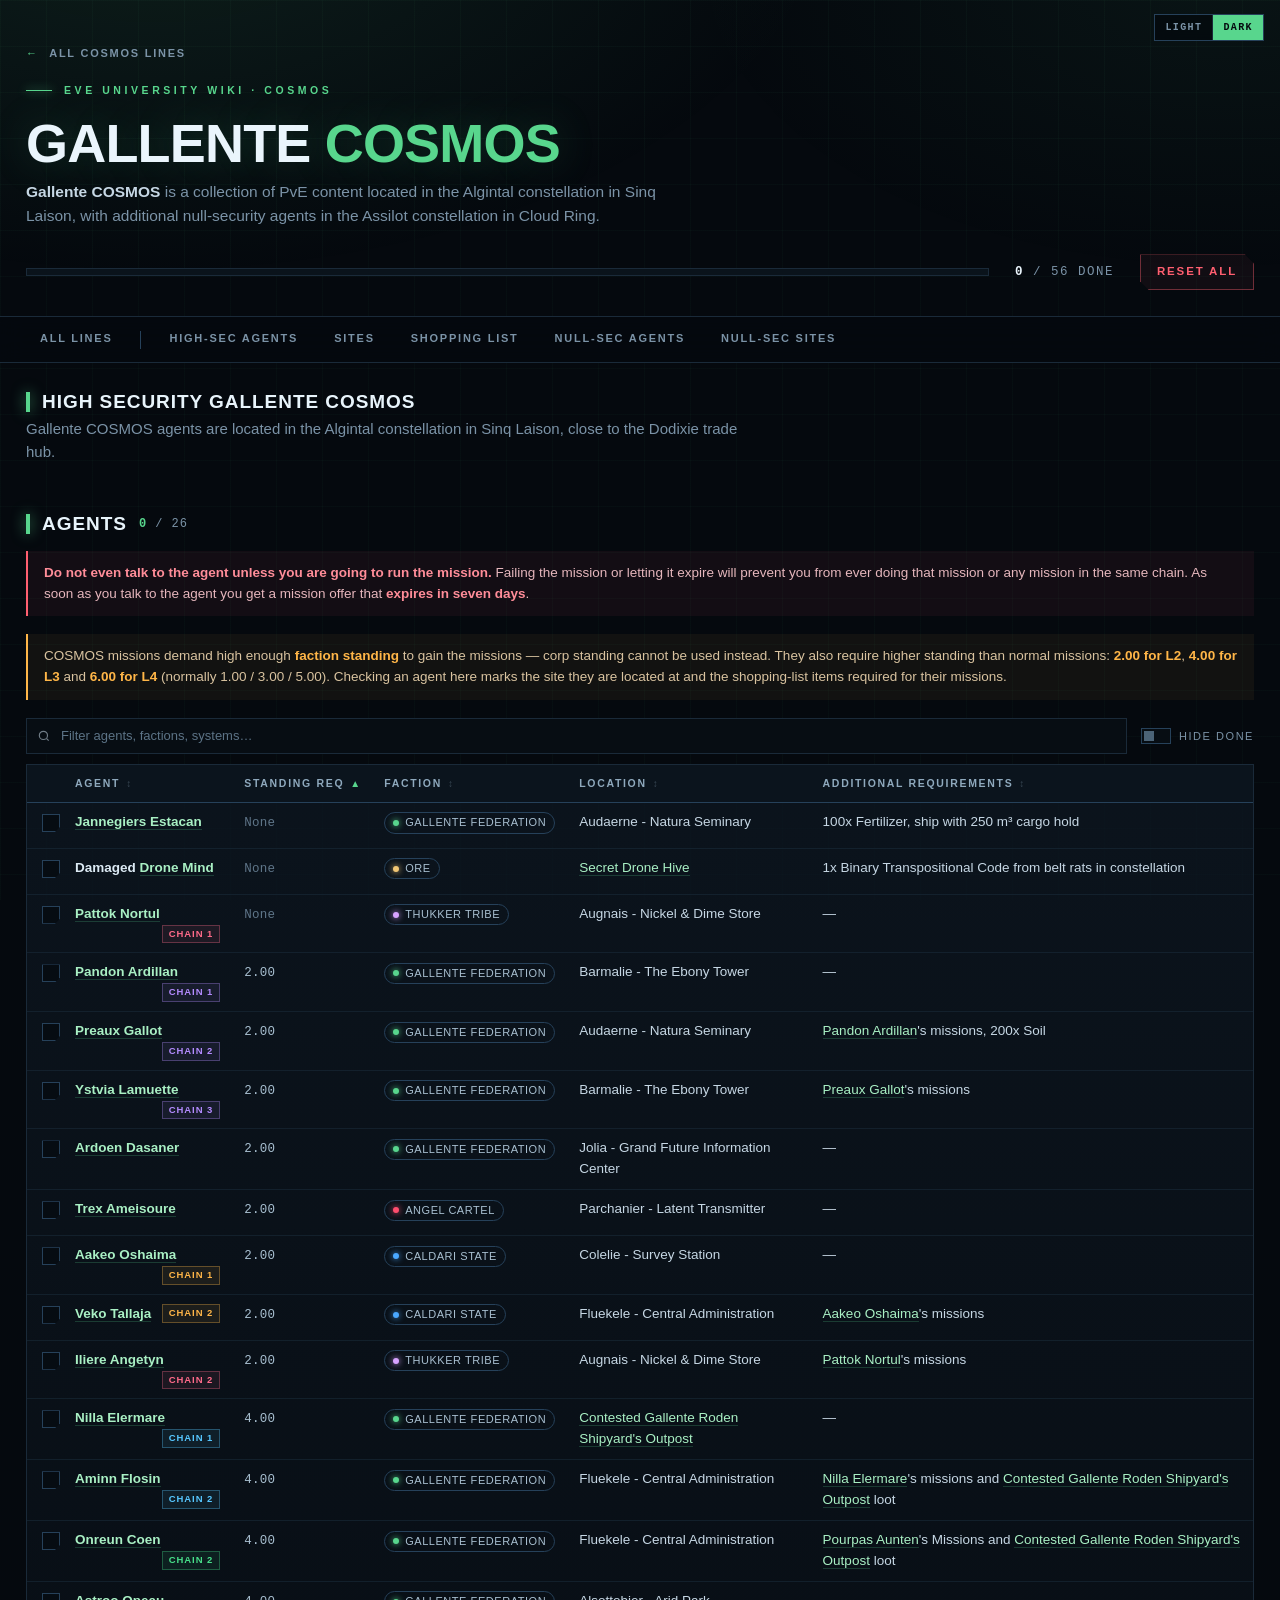
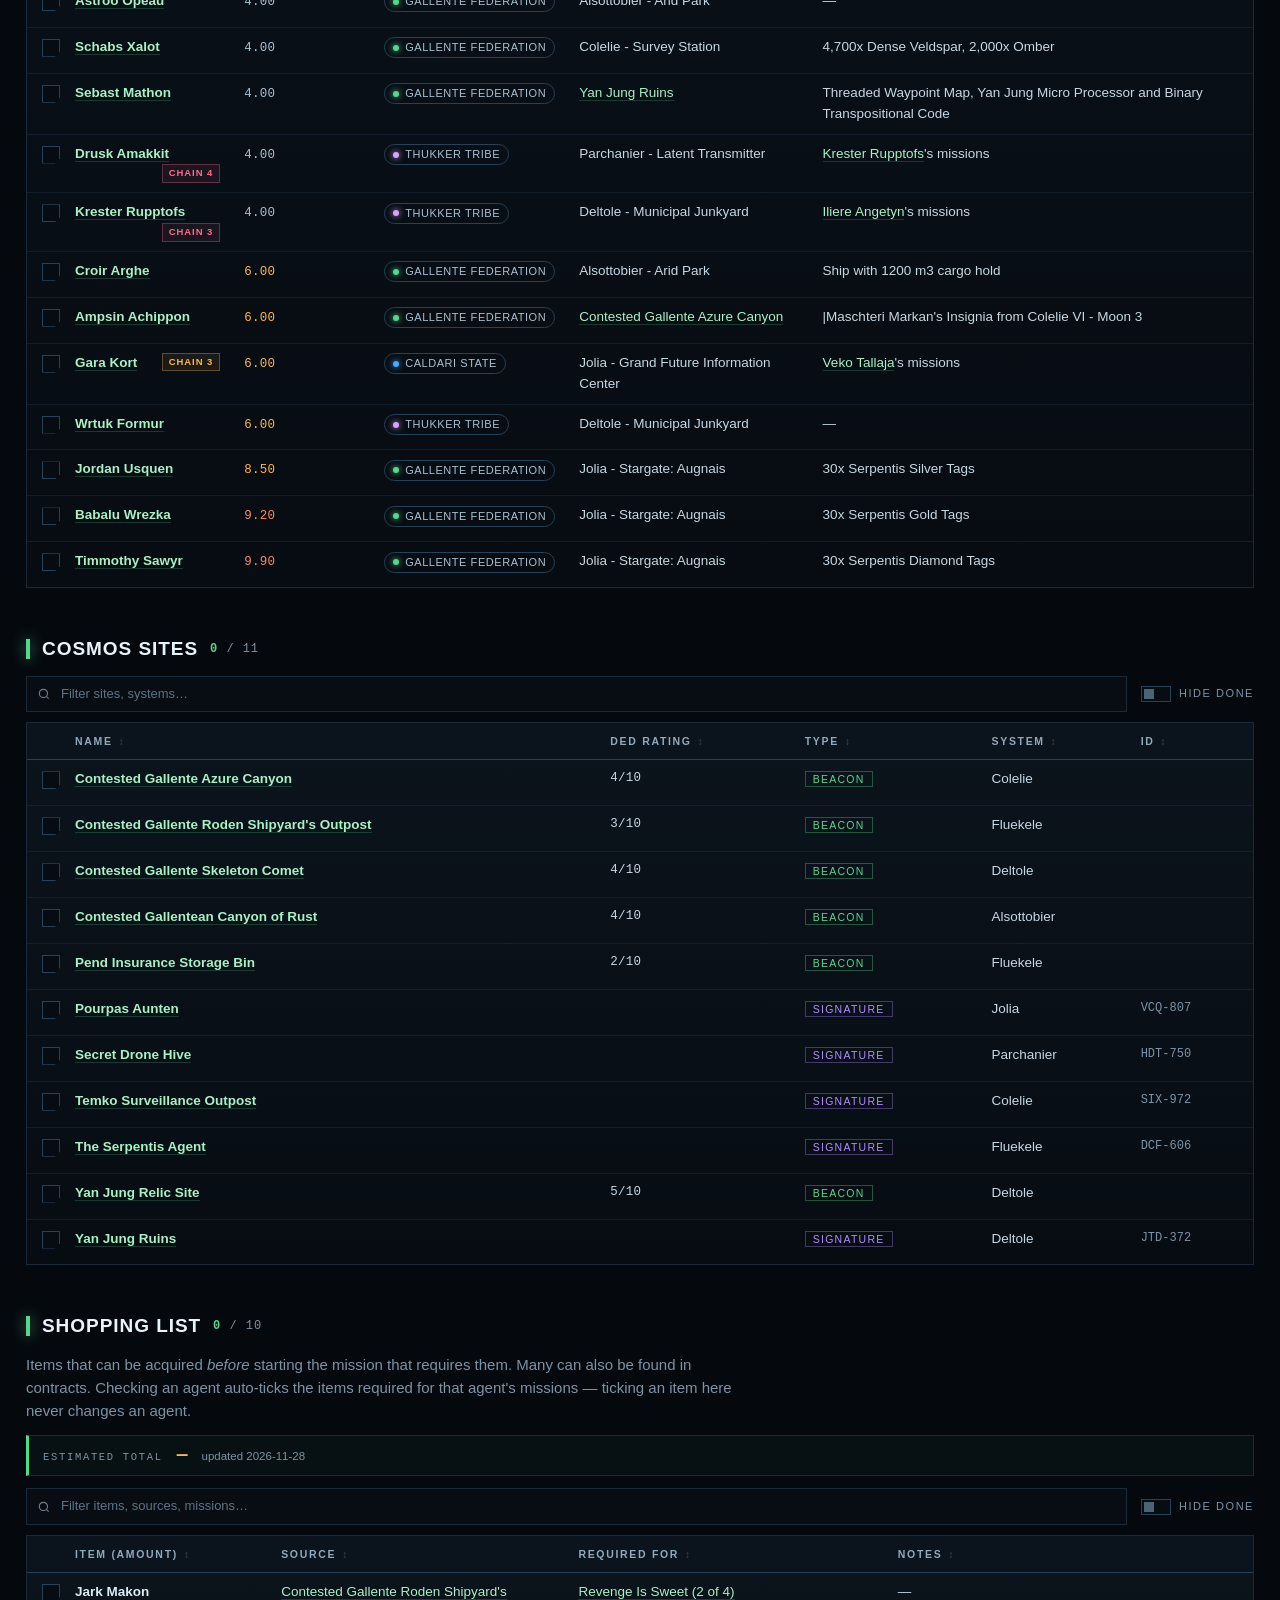
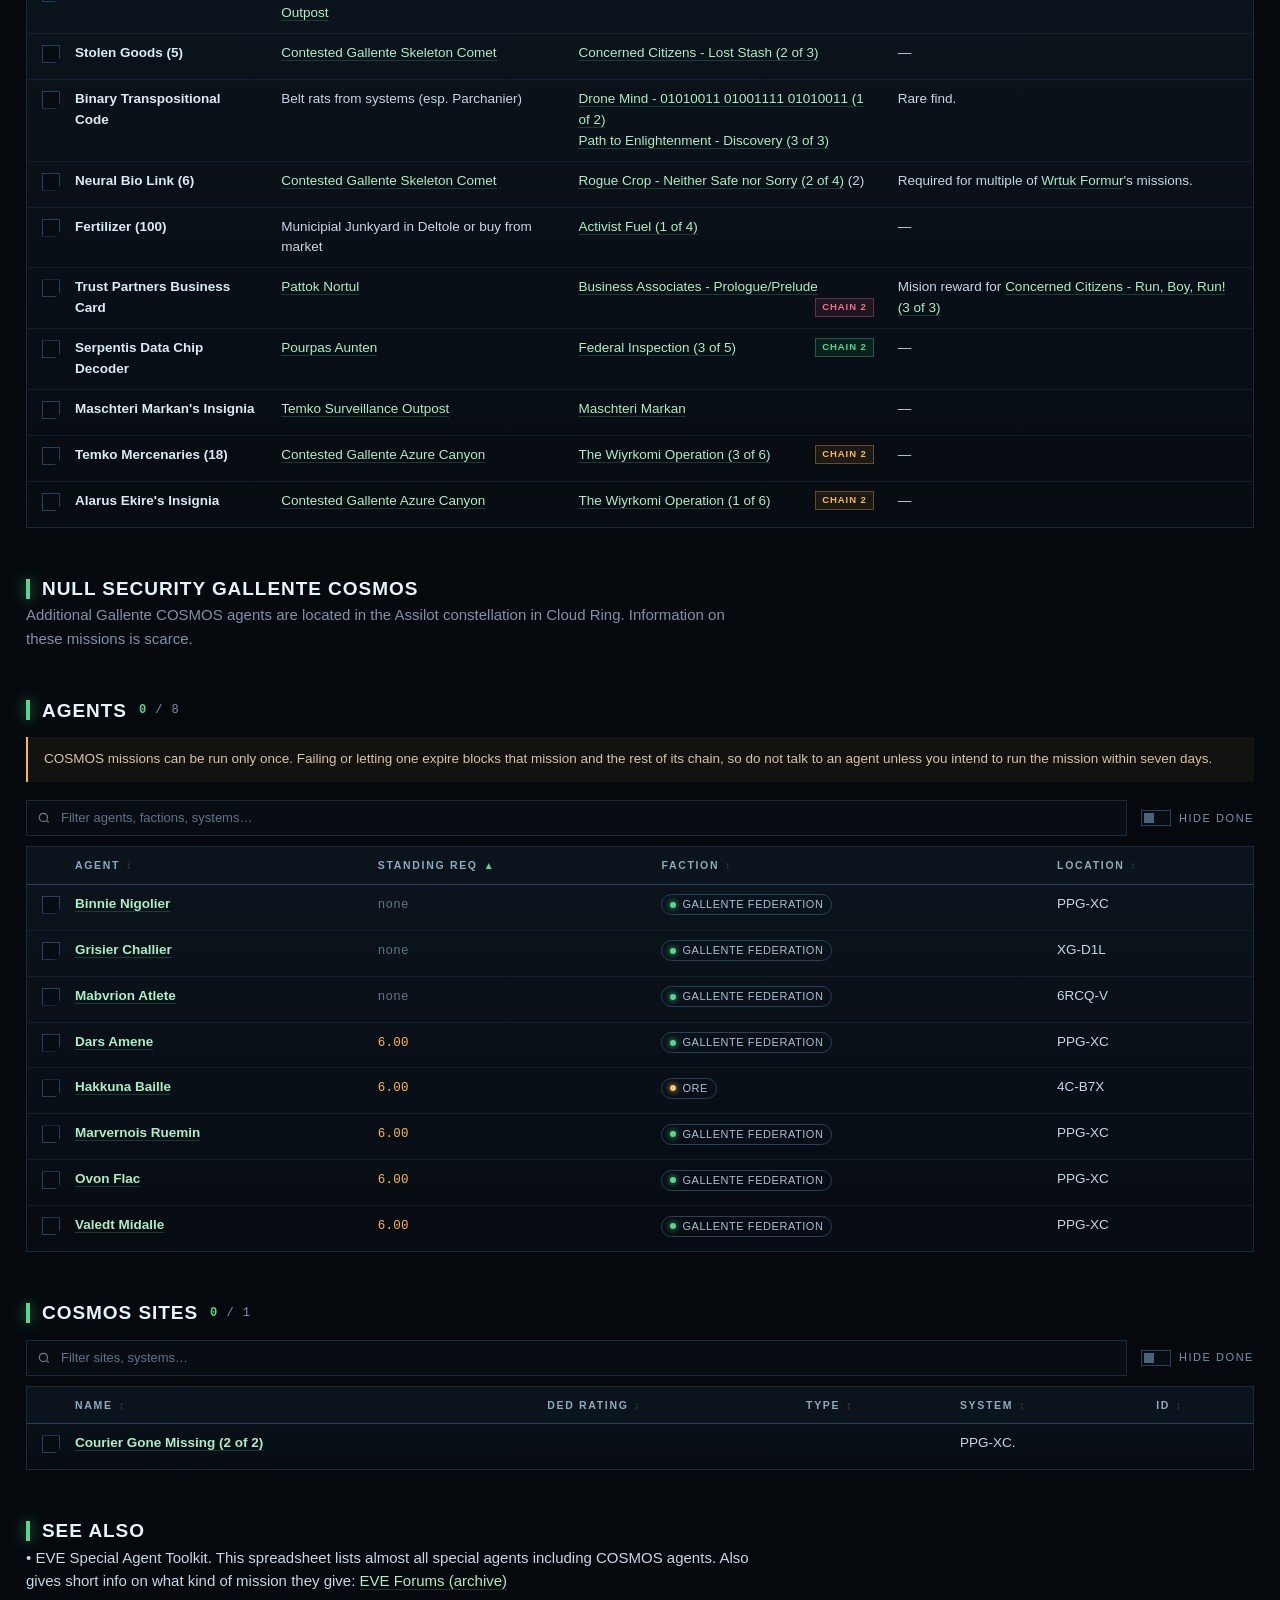
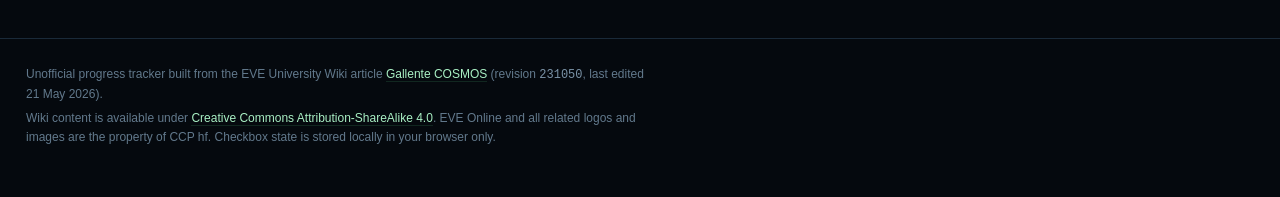
<file: cosmos/gallente-cosmos.html>
<!DOCTYPE html>
<html lang="en">
<head>
<meta charset="utf-8">
<meta name="viewport" content="width=device-width, initial-scale=1">
<title>Gallente COSMOS — Mission Tracker</title>
<meta name="description" content="Gallente COSMOS agent, site and shopping-list tracker with persistent progress checkboxes.">
<script>try{if(localStorage.getItem('evetools.theme')==='light')document.documentElement.setAttribute('data-theme','light');}catch(e){}</script>
<link rel="icon" href="data:image/svg+xml,%3Csvg xmlns='http://www.w3.org/2000/svg' viewBox='0 0 32 32'%3E%3Crect width='32' height='32' fill='%23050a0e'/%3E%3Cpath d='M6 24 16 6l10 18-10-4z' fill='none' stroke='%2358d68d' stroke-width='2'/%3E%3C/svg%3E">
<style>
*,*::before,*::after{box-sizing:border-box}
:root{
  --bg:#05090e;--bg2:#080e15;--panel:#0b131c;--panel2:#0e1823;
  --line:#1a2a39;--line2:#26415a;--text:#c6d7e4;--dim:#7b93a7;
  --cyan:#58d68d;--cyan2:#a9f0c4;--green:#48e08a;--amber:#ffb648;
  --red:#ff5f70;--violet:#b48cff;
  --mono:ui-monospace,SFMono-Regular,"Cascadia Mono","Roboto Mono",Menlo,Consolas,monospace;
}
html{scroll-behavior:smooth;scroll-padding-top:104px}
body{
  margin:0;font-family:"Segoe UI",Inter,Roboto,"Helvetica Neue",Arial,sans-serif;
  background:var(--bg);color:var(--text);font-size:15px;line-height:1.55;
  -webkit-font-smoothing:antialiased;text-rendering:optimizeLegibility;
}
body::before{
  content:"";position:fixed;inset:0;z-index:0;pointer-events:none;
  background:
    radial-gradient(1100px 620px at 12% -12%,rgba(88,214,141,.11),transparent 62%),
    radial-gradient(900px 520px at 96% -4%,rgba(88,214,141,.06),transparent 60%),
    linear-gradient(rgba(88,214,141,.032) 1px,transparent 1px),
    linear-gradient(90deg,rgba(88,214,141,.032) 1px,transparent 1px);
  background-size:auto,auto,46px 46px,46px 46px;
}
a{color:var(--cyan2);text-decoration:none;border-bottom:1px solid rgba(88,214,141,.22);transition:color .15s,border-color .15s}
a:hover{color:#fff;border-bottom-color:var(--cyan)}
.wrap{max-width:1300px;margin:0 auto;padding:0 26px;position:relative;z-index:1}
.sr-only{position:absolute;width:1px;height:1px;padding:0;margin:-1px;overflow:hidden;clip:rect(0 0 0 0);white-space:nowrap;border:0}

/* ---------- header ---------- */
.backlink{
  display:inline-block;margin:0 0 20px;font-size:11px;font-weight:600;letter-spacing:.16em;
  text-transform:uppercase;color:var(--dim);border:0;
}
.backlink:hover{color:var(--cyan2)}
.backlink span{color:var(--cyan);margin-right:6px}
.top{padding:40px 0 26px}
.eyebrow{display:flex;align-items:center;gap:12px;font-size:10.5px;letter-spacing:.34em;text-transform:uppercase;color:var(--cyan);font-weight:600}
.eyebrow::before{content:"";width:26px;height:1px;background:var(--cyan);box-shadow:0 0 10px var(--cyan)}
h1{
  margin:.32em 0 .18em;font-size:clamp(30px,4.6vw,54px);line-height:1.02;font-weight:700;
  letter-spacing:-.015em;text-transform:uppercase;color:#eaf5fc;
  text-shadow:0 0 42px rgba(88,214,141,.22);
}
h1 em{font-style:normal;color:var(--cyan)}
.lede{max-width:78ch;color:var(--dim);font-size:15.5px;margin:0}
.lede strong{color:var(--text);font-weight:600}
.hud{display:flex;flex-wrap:wrap;align-items:center;gap:14px 26px;margin-top:26px}
.meter{position:relative;flex:1 1 280px;min-width:220px;height:8px;background:#0a131b;border:1px solid var(--line);overflow:hidden}
.meter i{display:block;height:100%;width:0;background:linear-gradient(90deg,#1f7a45,var(--cyan) 70%,#c9f7dc);box-shadow:0 0 16px rgba(88,214,141,.55);transition:width .35s ease}
.hud-stat{font-family:var(--mono);font-size:12.5px;letter-spacing:.12em;color:var(--dim);text-transform:uppercase;white-space:nowrap}
.hud-stat b{color:#eaf5fc;font-weight:600}
.btn{
  appearance:none;cursor:pointer;font:inherit;font-size:11.5px;font-weight:600;letter-spacing:.16em;
  text-transform:uppercase;color:var(--cyan);background:rgba(88,214,141,.06);
  border:1px solid rgba(88,214,141,.4);padding:8px 16px;border-radius:0;
  clip-path:polygon(0 0,calc(100% - 9px) 0,100% 9px,100% 100%,9px 100%,0 calc(100% - 9px));
  transition:background .15s,color .15s,box-shadow .15s;
}
.btn:hover{background:rgba(88,214,141,.16);color:#fff;box-shadow:0 0 18px rgba(88,214,141,.25)}
.btn.danger{color:var(--red);border-color:rgba(255,95,112,.4);background:rgba(255,95,112,.05)}
.btn.danger:hover{background:rgba(255,95,112,.14);box-shadow:0 0 18px rgba(255,95,112,.2)}
.btn:focus-visible{outline:2px solid var(--cyan2);outline-offset:2px}

/* ---------- nav ---------- */
.nav{position:sticky;top:0;z-index:20;background:rgba(5,9,14,.86);backdrop-filter:blur(12px);border-top:1px solid var(--line);border-bottom:1px solid var(--line)}
.nav .wrap{display:flex;align-items:center;gap:8px;overflow-x:auto;padding-top:0;padding-bottom:0;scrollbar-width:none}
.nav .wrap::-webkit-scrollbar{display:none}
.nav a{
  flex:0 0 auto;border:0;padding:13px 14px;font-size:11px;font-weight:600;letter-spacing:.16em;
  text-transform:uppercase;color:var(--dim);border-bottom:2px solid transparent;
}
.nav a:hover{color:var(--cyan2);border-bottom-color:rgba(88,214,141,.5);background:rgba(88,214,141,.05)}
.nav .sep{flex:0 0 auto;width:1px;height:18px;background:var(--line2);margin:0 6px}

/* ---------- sections ---------- */
main{padding:34px 0 60px}
.sec{margin:0 0 46px;scroll-margin-top:110px}
.sec.intro{padding-top:24px}
.sec-head{display:flex;flex-wrap:wrap;align-items:flex-end;justify-content:space-between;gap:10px 20px;margin-bottom:12px}
h2{display:flex;align-items:center;gap:12px;margin:0;font-size:19px;letter-spacing:.05em;text-transform:uppercase;color:#e8f4fb;font-weight:600}
h2::before{content:"";width:4px;height:20px;background:var(--cyan);box-shadow:0 0 14px rgba(88,214,141,.7)}
h2 .count{font-family:var(--mono);font-size:12px;letter-spacing:.08em;color:var(--dim);font-weight:400}
h2 .count b{color:var(--cyan);font-weight:600}
h3{margin:26px 0 10px;font-size:15px;letter-spacing:.1em;text-transform:uppercase;color:var(--cyan2);font-weight:600}
p{margin:0 0 12px;max-width:88ch}
.muted{color:var(--dim)}
.note{
  margin:0 0 18px;padding:12px 16px;background:rgba(255,182,72,.055);
  border-left:2px solid var(--amber);color:#d9c3a0;font-size:13.5px;max-width:none;
}
.note strong{color:var(--amber)}
.danger-note{
  margin:0 0 18px;padding:12px 16px;background:rgba(255,95,112,.06);
  border-left:2px solid var(--red);color:#e6b7bd;font-size:13.5px;max-width:none;
}
.danger-note strong{color:#ff8d99}

/* ---------- toolbar ---------- */
.toolbar{display:flex;flex-wrap:wrap;align-items:center;gap:10px 14px;margin:0 0 10px}
/* ---------- price summary ---------- */
.cost-summary{
  display:flex;flex-wrap:wrap;align-items:baseline;gap:6px 14px;
  margin:0 0 12px;padding:10px 14px;border:1px solid var(--line);
  border-left:3px solid var(--cyan);background:rgba(var(--accent-rgb),.04);
  font-size:12px;color:var(--dim);
}
.cost-summary .cost-label{font-family:var(--mono);font-size:10.5px;letter-spacing:.16em;text-transform:uppercase;color:var(--dim)}
.cost-summary .cost-value{font-family:var(--mono);font-size:18px;line-height:1.1;color:var(--cyan2)}
.cost-summary .cost-meta{font-size:11.5px;color:var(--dim)}
.cost-summary .cost-meta b{color:var(--text)}
.cost-summary.partial .cost-value{color:var(--amber)}

.search{
  flex:1 1 240px;min-width:180px;display:flex;align-items:center;gap:8px;
  background:#070d13;border:1px solid var(--line);padding:6px 10px;
}
.search svg{flex:0 0 auto;opacity:.55}
.search input{
  flex:1;background:none;border:0;outline:none;color:var(--text);font:inherit;font-size:13px;min-width:0;
}
.search input::placeholder{color:#5c7386}
.search:focus-within{border-color:var(--line2);box-shadow:0 0 0 1px rgba(88,214,141,.2)}
.toggle{display:inline-flex;align-items:center;gap:8px;cursor:pointer;font-size:11px;letter-spacing:.14em;text-transform:uppercase;color:var(--dim);user-select:none}
.toggle input{position:absolute;opacity:0;width:1px;height:1px}
.toggle .sw{width:30px;height:16px;border:1px solid var(--line2);background:#070d13;position:relative;transition:.18s}
.toggle .sw::after{content:"";position:absolute;top:2px;left:2px;width:10px;height:10px;background:#4b6377;transition:.18s}
.toggle input:checked + .sw{border-color:rgba(88,214,141,.6);background:rgba(88,214,141,.12)}
.toggle input:checked + .sw::after{left:16px;background:var(--cyan);box-shadow:0 0 10px var(--cyan)}
.toggle input:focus-visible + .sw{outline:2px solid var(--cyan2);outline-offset:2px}

/* ---------- tables ---------- */
.tbl-wrap{border:1px solid var(--line);background:linear-gradient(180deg,rgba(14,24,35,.72),rgba(8,14,21,.72));overflow:auto;max-height:none}
table{width:100%;border-collapse:collapse;font-size:13.5px;min-width:720px}
thead th{
  position:sticky;top:0;z-index:3;background:#0b141d;text-align:left;font-weight:600;
  font-size:10.5px;letter-spacing:.16em;text-transform:uppercase;color:#8fa9bd;
  padding:10px 12px;border-bottom:1px solid var(--line2);white-space:nowrap;
}
tbody td{padding:9px 12px;border-bottom:1px solid rgba(26,42,57,.6);vertical-align:top}
tbody tr:last-child td{border-bottom:0}
tbody tr{transition:background .12s}
tbody tr:hover{background:rgba(88,214,141,.045)}
tbody tr.done{background:rgba(72,224,138,.025)}
tbody tr.done:hover{background:rgba(72,224,138,.055)}
tbody tr.done > td{opacity:.56}
tbody tr.done > td.chk-cell,tbody tr.done > td.main,tbody tr.done .badge{opacity:1}
tbody tr.done > td.main a{text-decoration:line-through;text-decoration-color:rgba(72,224,138,.55);text-decoration-thickness:1px}
td.main{font-weight:600;color:#dceaf4}
td.main .sub{display:block;font-weight:400;font-size:12px;color:var(--dim);margin-top:1px}
td.chk-cell{width:36px;padding-right:0;text-align:center}
th.chk-cell{width:36px;padding-right:0}
.num{font-family:var(--mono);font-variant-numeric:tabular-nums;font-size:12.5px;letter-spacing:.02em;white-space:nowrap}
.standing{color:#a9c0d1}
.standing.high{color:var(--amber)}
.standing.max{color:#ff8a5c}
.standing.none{color:#5f7689}
.mono{font-family:var(--mono);font-size:12px;color:var(--dim)}
.nowrap{white-space:nowrap}

/* checkboxes */
.chk{display:inline-flex;position:relative;line-height:0;cursor:pointer;padding:2px}
.chk input{position:absolute;opacity:0;width:1px;height:1px}
.chk .box{
  width:18px;height:18px;display:block;position:relative;background:#060c12;
  border:1px solid var(--line2);transition:background .15s,border-color .15s,box-shadow .15s;
  clip-path:polygon(0 0,100% 0,100% calc(100% - 5px),calc(100% - 5px) 100%,0 100%);
}
.chk input:checked + .box{background:rgba(72,224,138,.14);border-color:rgba(72,224,138,.85);box-shadow:0 0 12px rgba(72,224,138,.25)}
.chk input:checked + .box::after{
  content:"";position:absolute;left:5px;top:1px;width:5px;height:10px;
  border-right:2px solid var(--green);border-bottom:2px solid var(--green);transform:rotate(40deg);
}
tr.derived .chk .box{border-color:rgba(88,214,141,.8);background:rgba(88,214,141,.13);box-shadow:0 0 12px rgba(88,214,141,.28)}
tr.derived .chk input:checked + .box::after{border-color:var(--cyan)}
.chk input:focus-visible + .box{outline:2px solid var(--cyan2);outline-offset:2px}
.chk:hover .box{border-color:var(--cyan)}

/* badges */
.badge{
  display:inline-block;margin-left:8px;padding:1px 6px;font-size:9.5px;font-weight:600;
  letter-spacing:.1em;text-transform:uppercase;float:right;white-space:nowrap;
  color:var(--cyan);background:rgba(88,214,141,.08);border:1px solid rgba(88,214,141,.3);
}
.badge.manual{color:var(--green);background:rgba(72,224,138,.07);border-color:rgba(72,224,138,.3)}
.badge.chain{color:var(--violet);background:rgba(180,140,255,.08);border-color:rgba(180,140,255,.32)}
.badge.chain.c1{color:#b48cff;background:rgba(180,140,255,.08);border-color:rgba(180,140,255,.32)}
.badge.chain.c2{color:#57c7ff;background:rgba(87,199,255,.08);border-color:rgba(87,199,255,.32)}
.badge.chain.c3{color:#48e08a;background:rgba(72,224,138,.08);border-color:rgba(72,224,138,.32)}
.badge.chain.c4{color:#ffb648;background:rgba(255,182,72,.08);border-color:rgba(255,182,72,.32)}
.badge.chain.c5{color:#ff6b8a;background:rgba(255,107,138,.08);border-color:rgba(255,107,138,.32)}
.tag{
  display:inline-block;padding:1px 6px;font-size:9.5px;font-weight:600;
  letter-spacing:.1em;text-transform:uppercase;white-space:nowrap;
}
.tags{display:inline-flex;flex-wrap:wrap;align-items:center;gap:4px;margin-left:8px;vertical-align:middle;float:right}
.tag.src{color:var(--cyan);background:rgba(88,214,141,.07);border:1px solid rgba(88,214,141,.3)}
.tag.src.alt{color:var(--violet);background:rgba(180,140,255,.08);border:1px solid rgba(180,140,255,.32)}
.tag.rep{color:var(--green);background:rgba(72,224,138,.07);border:1px solid rgba(72,224,138,.32)}

/* faction chips */
.chip{
  display:inline-flex;align-items:center;gap:6px;padding:1px 8px;font-size:11px;letter-spacing:.05em;
  text-transform:uppercase;color:#a9c0d1;border:1px solid var(--line2);border-radius:99px;white-space:nowrap;
}
.chip::before{content:"";width:6px;height:6px;border-radius:50%;background:#7b93a7;box-shadow:0 0 6px currentColor}
.f-caldari::before{background:#4aa8ff;color:#4aa8ff}
.f-amarr::before{background:#ffd166;color:#ffd166}
.f-minmatar::before{background:#ff7a59;color:#ff7a59}
.f-angel::before{background:#ff4d6d;color:#ff4d6d}
.f-guristas::before{background:#b48cff;color:#b48cff}
.f-interbus::before{background:#48e08a;color:#48e08a}
.f-other::before{background:#7b93a7;color:#7b93a7}

/* type pills */
.type{font-size:10.5px;letter-spacing:.12em;text-transform:uppercase;color:#9db4c6;border:1px solid var(--line2);padding:1px 7px}
.type.sig{color:var(--violet);border-color:rgba(180,140,255,.35)}
.type.beacon{color:var(--cyan);border-color:rgba(88,214,141,.35)}

/* hidden / filtered */
table.hide-done tbody tr.done{display:none}
tbody tr[hidden]{display:none}
.empty{display:none;padding:18px 14px;color:var(--dim);font-size:13px}
.tbl-wrap.is-empty .empty{display:block}

/* footer */
footer{border-top:1px solid var(--line);padding:26px 0 44px;color:#62798c;font-size:12px;position:relative;z-index:1}
footer p{margin:0 0 6px;max-width:95ch}
footer a{border-bottom-color:rgba(88,214,141,.15)}

/* ---------- responsive ---------- */
@media (max-width:820px){
  .wrap{padding:0 16px}
  .top{padding:28px 0 20px}
  .tbl-wrap{border:0;background:none;overflow:visible}
  table{min-width:0;display:block}
  thead{display:none}
  tbody{display:block}
  tbody tr{display:block;border:1px solid var(--line);background:rgba(14,24,35,.8);margin:0 0 10px;padding:6px 10px 8px}
  tbody tr:last-child{margin-bottom:0}
  tbody td{display:block;padding:5px 0;border:0}
  tbody td::before{
    content:attr(data-label);display:block;font-size:9.5px;letter-spacing:.14em;
    text-transform:uppercase;color:#5f7689;margin-bottom:2px;
  }
  tbody td.chk-cell{position:absolute;top:10px;right:11px;padding:0}
  tbody tr{position:relative;padding:9px 46px 10px 12px}
  tbody td.chk-cell::before{content:none}
  td.main{font-size:14px}
  .tags{display:flex;justify-content:flex-end;margin:6px 0 0}
  h2{font-size:16px}
  .hud{gap:12px 18px}
}
@media (prefers-reduced-motion:reduce){
  html{scroll-behavior:auto}
  *{transition:none!important;animation:none!important}
}
@media print{
  body{background:#fff;color:#111}
  body::before,.nav,.toolbar,.hud .btn,.hud .meter{display:none}
  .wrap{max-width:none;padding:0}
  h1,h2,td.main{color:#000}
  .tbl-wrap{border-color:#bbb;background:none;overflow:visible}
  table{min-width:0}
  thead th{position:static;background:#eee;color:#000;border-color:#bbb}
  tbody td{border-color:#ddd}
  a{color:#000;border:0}
  tr.done{opacity:1}
  tr.done > td{opacity:1}
  table.hide-done tbody tr.done{display:table-row}
  tbody tr[hidden]{display:table-row}
  .badge{color:#000;border-color:#999}
}

/* faction chips used by the additional COSMOS lines */
.f-gallente::before{background:#58d68d;color:#58d68d}
.f-blood::before{background:#ff4d6d;color:#ff4d6d}
.f-serpentis::before{background:#2ed3c6;color:#2ed3c6}
.f-syndicate::before{background:#9fb4c6;color:#9fb4c6}
.f-ore::before{background:#f0c674;color:#f0c674}
.f-thukker::before{background:#d7a3ff;color:#d7a3ff}
.f-khanid::before{background:#ffcf70;color:#ffcf70}
.f-ammatar::before{background:#c9a227;color:#c9a227}
:root{--accent-rgb:88,214,141;--cyan:#58d68d;--cyan2:#a9f0c4;}
html[data-theme="light"]{--cyan:#1f7a45;--cyan2:#155c33;--accent-rgb:31,122,69;}

/* ---------- light theme ---------- */
html[data-theme="light"]{
  --bg:#f3f3f0;--bg2:#e9e9e4;--panel:#ffffff;--panel2:#f7f7f3;
  --line:#d2d2ca;--line2:#b6b6ac;--text:#1c1c1a;--dim:#5f5f58;
}
html[data-theme="light"] body{background:var(--bg);color:var(--text)}
html[data-theme="light"] body::before{
  background:
    radial-gradient(1100px 620px at 12% -12%,rgba(var(--accent-rgb),.13),transparent 62%),
    radial-gradient(900px 520px at 96% -4%,rgba(var(--accent-rgb),.07),transparent 60%),
    linear-gradient(rgba(0,0,0,.035) 1px,transparent 1px),
    linear-gradient(90deg,rgba(0,0,0,.035) 1px,transparent 1px);
  background-size:auto,auto,46px 46px,46px 46px;
}
html[data-theme="light"] .nav{background:rgba(243,243,240,.9)}
html[data-theme="light"] a:hover{color:#000}
html[data-theme="light"] h1,
html[data-theme="light"] h2,
html[data-theme="light"] .hud-stat b,
html[data-theme="light"] td.main{color:#111}
html[data-theme="light"] h1{text-shadow:0 0 42px rgba(var(--accent-rgb),.18)}
html[data-theme="light"] .btn{background:rgba(0,0,0,.035);border-color:rgba(0,0,0,.25)}
html[data-theme="light"] .btn:hover{background:rgba(0,0,0,.08);color:#000;box-shadow:none}
html[data-theme="light"] .btn.danger{background:rgba(255,95,112,.08)}
html[data-theme="light"] .nav a:hover{background:rgba(0,0,0,.05)}
html[data-theme="light"] .meter{background:#e2e2dc}
html[data-theme="light"] .search,
html[data-theme="light"] .toggle .sw{background:#fff}
html[data-theme="light"] .search input{color:var(--text)}
html[data-theme="light"] .search input::placeholder{color:#888}
html[data-theme="light"] .toggle .sw::after{background:#8a8a82}
html[data-theme="light"] .tbl-wrap{background:linear-gradient(180deg,rgba(255,255,255,.92),rgba(248,248,245,.92))}
html[data-theme="light"] thead th{background:#e9e9e4;color:#4b4b45;border-bottom-color:var(--line2)}
html[data-theme="light"] tbody td{border-bottom-color:rgba(0,0,0,.08)}
html[data-theme="light"] tbody tr:hover{background:rgba(var(--accent-rgb),.07)}
html[data-theme="light"] .standing{color:#38454c}
html[data-theme="light"] .standing.none{color:#888}
html[data-theme="light"] .chk .box{background:#fff;border-color:#9a9a92}
html[data-theme="light"] .chip{color:#333;border-color:#c0c0b8}
html[data-theme="light"] .type{color:#444;border-color:#c0c0b8}
html[data-theme="light"] footer{color:#666}
html[data-theme="light"] .note{background:rgba(255,182,72,.14);color:#76541c}
html[data-theme="light"] .danger-note{background:rgba(255,95,112,.1);color:#7d2330}
html[data-theme="light"] .danger-note strong{color:#b21f34}
html[data-theme="light"] .theme-switch{background:rgba(255,255,255,.88);border-color:#b6b6ac}
html[data-theme="light"] tbody tr{background:rgba(255,255,255,.82)}
html[data-theme="light"] .card{
  border-color:rgba(var(--card-rgb),.35);
  background:linear-gradient(180deg,rgba(255,255,255,.96),rgba(247,247,243,.96));
}
html[data-theme="light"] .card::before{background:var(--card);box-shadow:none}
html[data-theme="light"] .card h3{color:#111}
html[data-theme="light"] .card h3 span{color:var(--card)}
html[data-theme="light"] .card .loc,
html[data-theme="light"] .card .stats,
html[data-theme="light"] .card .flag{color:#5f5f58}
html[data-theme="light"] .card .stats b{color:var(--card)}
html[data-theme="light"] .card .btn{color:var(--card);border-color:rgba(var(--card-rgb),.45);background:rgba(var(--card-rgb),.06)}
html[data-theme="light"] .card .btn:hover{background:rgba(var(--card-rgb),.14);color:var(--bg);box-shadow:none}
html[data-theme="light"] .pill{color:#444;border-color:#b6b6ac}
html[data-theme="light"] .pill.high{color:#1f7a45;border-color:#1f7a45}
html[data-theme="light"] .pill.low{color:#8a5f00;border-color:#8a5f00}
html[data-theme="light"] .pill.null,html[data-theme="light"] .pill.pirate{color:#b81f3c;border-color:#b81f3c}
html[data-theme="light"] .card.c-amarr{--card:#8a5f00;--card-rgb:138,95,0}
html[data-theme="light"] .card.c-caldari{--card:#006a99;--card-rgb:0,106,153}
html[data-theme="light"] .card.c-gallente{--card:#1f7a45;--card-rgb:31,122,69}
html[data-theme="light"] .card.c-minmatar{--card:#b23a1f;--card-rgb:178,58,31}
html[data-theme="light"] .card.c-angel{--card:#b81f3c;--card-rgb:184,31,60}
html[data-theme="light"] .card.c-blood-raider{--card:#a52a1f;--card-rgb:165,42,31}
html[data-theme="light"] .card.c-guristas{--card:#6b45c4;--card-rgb:107,69,196}
html[data-theme="light"] .card.c-serpentis{--card:#0b7d75;--card-rgb:11,125,117}

/* ---------- color theme switch ---------- */
.theme-switch{
  position:absolute;top:14px;right:16px;z-index:90;display:flex;
  border:1px solid var(--line2);background:rgba(5,9,14,.78);
  backdrop-filter:blur(10px);
}
.theme-switch button{
  appearance:none;background:none;border:0;color:var(--dim);font-family:var(--mono);
  font-size:10px;font-weight:600;letter-spacing:.14em;text-transform:uppercase;
  padding:7px 10px;cursor:pointer;transition:background .15s,color .15s;
}
.theme-switch button + button{border-left:1px solid var(--line)}
.theme-switch button:hover{color:var(--cyan2)}
.theme-switch button[aria-pressed="true"]{color:var(--bg);background:var(--cyan)}
.theme-switch button:focus-visible{outline:2px solid var(--cyan2);outline-offset:2px}
@media (max-width:820px){
  .theme-switch{top:10px;right:10px}
  .theme-switch button{padding:6px 8px;font-size:9px}
  .top{padding-top:48px}
}
</style>
<link rel="stylesheet" href="tablesort.css">
<script src="tablesort.js" defer></script>
<script src="costs.js" defer></script>
</head>
<body>
<div class="theme-switch" role="group" aria-label="Color theme">
  <button type="button" data-theme-set="light" aria-pressed="false">Light</button>
  <button type="button" data-theme-set="dark" aria-pressed="true">Dark</button>
</div>

<header class="top">
  <div class="wrap">
    <a class="backlink" href="index.html"><span aria-hidden="true">&larr;</span> All COSMOS lines</a>
    <div class="eyebrow">EVE University Wiki &middot; COSMOS</div>
    <h1>Gallente <em>COSMOS</em></h1>
    <p class="lede"><strong>Gallente COSMOS</strong> is a collection of PvE content located in the Algintal constellation in Sinq Laison, with additional null-security agents in the Assilot constellation in Cloud Ring.</p>

    <div class="hud">
      <div class="meter" role="progressbar" aria-label="Overall completion" aria-valuemin="0" aria-valuemax="100" aria-valuenow="0" id="global-meter"><i></i></div>
      <div class="hud-stat" id="global-stat"><b>0</b> / 0 done</div>
      <button class="btn danger" id="reset-all" type="button">Reset all</button>
    </div>
  </div>
</header>

<nav class="nav" aria-label="Sections">
  <div class="wrap">
    <a href="index.html">All lines</a>
    <span class="sep" aria-hidden="true"></span>
    <a href="#agents-high">High-sec Agents</a>
    <a href="#sites-high">Sites</a>
    <a href="#shopping">Shopping list</a>
    <a href="#agents-null">Null-sec Agents</a>
    <a href="#sites-null">Null-sec Sites</a>
  </div>
</nav>

<noscript>
  <div class="wrap">
    <p class="note">JavaScript is disabled &mdash; checkboxes will still render, but progress will not be saved and the mission &rarr; site/shopping links will not work.</p>
  </div>
</noscript>

<main class="wrap">

  <section class="sec intro" id="high-sec">
    <h2>High security Gallente COSMOS</h2>
    <p class="muted">Gallente COSMOS agents are located in the Algintal constellation in Sinq Laison, close to the Dodixie trade hub.</p>
  </section>


  <section class="sec" id="agents-high">
    <div class="sec-head">
      <h2>Agents <span class="count" data-count="agents-high"><b>0</b> / 0</span></h2>
    </div>
    <div class="danger-note">
      <strong>Do not even talk to the agent unless you are going to run the mission.</strong>
      Failing the mission or letting it expire will prevent you from ever doing that mission or any mission in the same chain. As soon as you talk to the agent you get a mission offer that <strong>expires in seven days</strong>.
    </div>
    <p class="note">COSMOS missions demand high enough <strong>faction standing</strong> to gain the missions &mdash; corp standing cannot be used instead.
      They also require higher standing than normal missions: <strong>2.00 for L2</strong>, <strong>4.00 for L3</strong> and <strong>6.00 for L4</strong>
      (normally 1.00 / 3.00 / 5.00). Checking an agent here marks the site they are located at and the shopping-list items required for their missions.</p>
    <div class="toolbar">
      <label class="search">
        <svg width="14" height="14" viewBox="0 0 24 24" fill="none" stroke="currentColor" stroke-width="2" aria-hidden="true"><circle cx="11" cy="11" r="7"/><path d="m20 20-3.5-3.5"/></svg>
        <input type="search" placeholder="Filter agents, factions, systems…" aria-label="Filter agents" data-filter="agents-high">
      </label>
      <label class="toggle"><input type="checkbox" data-hide="agents-high"><span class="sw" aria-hidden="true"></span>Hide done</label>
    </div>

    <div class="tbl-wrap">
      <table data-kind="agent" data-scope="agents-high">
        <thead><tr>
          <th class="chk-cell"><span class="sr-only">Done</span></th>
          <th scope="col">Agent</th>
          <th scope="col">Standing req</th>
          <th scope="col">Faction</th>
          <th scope="col">Location</th>
          <th scope="col">Additional requirements</th>
        </tr></thead>
        <tbody>
          <tr data-name="Jannegiers Estacan" data-system="Audaerne" data-site="Natura Seminary">
            <td class="chk-cell"><label class="chk"><input type="checkbox" aria-label="Jannegiers Estacan done"><span class="box"></span></label></td>
            <td class="main" data-label="Agent"><a rel="noopener noreferrer" target="_blank" href="https://wiki.eveuniversity.org/Jannegiers_Estacan">Jannegiers Estacan</a></td>
            <td data-label="Standing"><span class="num standing none">None</span></td>
            <td data-label="Faction"><span class="chip f-gallente">Gallente Federation</span></td>
            <td data-label="Location">Audaerne - Natura Seminary</td>
            <td data-label="Additional requirements">100x Fertilizer, ship with 250 m³ cargo hold</td>
          </tr>
          <tr data-name="Pandon Ardillan" data-system="Barmalie" data-site="The Ebony Tower">
            <td class="chk-cell"><label class="chk"><input type="checkbox" aria-label="Pandon Ardillan done"><span class="box"></span></label></td>
            <td class="main" data-label="Agent"><a rel="noopener noreferrer" target="_blank" href="https://wiki.eveuniversity.org/Pandon_Ardillan">Pandon Ardillan</a> <span class="badge chain c1">Chain 1</span></td>
            <td data-label="Standing"><span class="num standing">2.00</span></td>
            <td data-label="Faction"><span class="chip f-gallente">Gallente Federation</span></td>
            <td data-label="Location">Barmalie - The Ebony Tower</td>
            <td data-label="Additional requirements">&mdash;</td>
          </tr>
          <tr data-name="Preaux Gallot" data-system="Audaerne" data-site="Natura Seminary">
            <td class="chk-cell"><label class="chk"><input type="checkbox" aria-label="Preaux Gallot done"><span class="box"></span></label></td>
            <td class="main" data-label="Agent"><a rel="noopener noreferrer" target="_blank" href="https://wiki.eveuniversity.org/Preaux_Gallot">Preaux Gallot</a> <span class="badge chain c1">Chain 2</span></td>
            <td data-label="Standing"><span class="num standing">2.00</span></td>
            <td data-label="Faction"><span class="chip f-gallente">Gallente Federation</span></td>
            <td data-label="Location">Audaerne - Natura Seminary</td>
            <td data-label="Additional requirements"><a rel="noopener noreferrer" target="_blank" href="https://wiki.eveuniversity.org/Pandon_Ardillan">Pandon Ardillan</a>'s missions, 200x Soil</td>
          </tr>
          <tr data-name="Ystvia Lamuette" data-system="Barmalie" data-site="The Ebony Tower">
            <td class="chk-cell"><label class="chk"><input type="checkbox" aria-label="Ystvia Lamuette done"><span class="box"></span></label></td>
            <td class="main" data-label="Agent"><a rel="noopener noreferrer" target="_blank" href="https://wiki.eveuniversity.org/Ystvia_Lamuette">Ystvia Lamuette</a> <span class="badge chain c1">Chain 3</span></td>
            <td data-label="Standing"><span class="num standing">2.00</span></td>
            <td data-label="Faction"><span class="chip f-gallente">Gallente Federation</span></td>
            <td data-label="Location">Barmalie - The Ebony Tower</td>
            <td data-label="Additional requirements"><a rel="noopener noreferrer" target="_blank" href="https://wiki.eveuniversity.org/Preaux_Gallot">Preaux Gallot</a>'s missions</td>
          </tr>
          <tr data-name="Ardoen Dasaner" data-system="Jolia" data-site="Grand Future Information Center">
            <td class="chk-cell"><label class="chk"><input type="checkbox" aria-label="Ardoen Dasaner done"><span class="box"></span></label></td>
            <td class="main" data-label="Agent"><a rel="noopener noreferrer" target="_blank" href="https://wiki.eveuniversity.org/Ardoen_Dasaner">Ardoen Dasaner</a></td>
            <td data-label="Standing"><span class="num standing">2.00</span></td>
            <td data-label="Faction"><span class="chip f-gallente">Gallente Federation</span></td>
            <td data-label="Location">Jolia - Grand Future Information Center</td>
            <td data-label="Additional requirements">&mdash;</td>
          </tr>
          <tr data-name="Nilla Elermare" data-system="Fluekele" data-site="Contested Gallente Roden Shipyard&#x27;s Outpost">
            <td class="chk-cell"><label class="chk"><input type="checkbox" aria-label="Nilla Elermare done"><span class="box"></span></label></td>
            <td class="main" data-label="Agent"><a rel="noopener noreferrer" target="_blank" href="https://wiki.eveuniversity.org/Nilla_Elermare">Nilla Elermare</a> <span class="badge chain c2">Chain 1</span></td>
            <td data-label="Standing"><span class="num standing">4.00</span></td>
            <td data-label="Faction"><span class="chip f-gallente">Gallente Federation</span></td>
            <td data-label="Location"><a rel="noopener noreferrer" target="_blank" href="https://wiki.eveuniversity.org/Contested_Gallente_Roden_Shipyard%27s_Outpost">Contested Gallente Roden Shipyard's Outpost</a></td>
            <td data-label="Additional requirements">&mdash;</td>
          </tr>
          <tr data-name="Aminn Flosin" data-system="Fluekele" data-site="Central Administration">
            <td class="chk-cell"><label class="chk"><input type="checkbox" aria-label="Aminn Flosin done"><span class="box"></span></label></td>
            <td class="main" data-label="Agent"><a rel="noopener noreferrer" target="_blank" href="https://wiki.eveuniversity.org/Aminn_Flosin">Aminn Flosin</a> <span class="badge chain c2">Chain 2</span></td>
            <td data-label="Standing"><span class="num standing">4.00</span></td>
            <td data-label="Faction"><span class="chip f-gallente">Gallente Federation</span></td>
            <td data-label="Location">Fluekele - Central Administration</td>
            <td data-label="Additional requirements"><a rel="noopener noreferrer" target="_blank" href="https://wiki.eveuniversity.org/Nilla_Elermare">Nilla Elermare</a>'s missions and <a rel="noopener noreferrer" target="_blank" href="https://wiki.eveuniversity.org/Contested_Gallente_Roden_Shipyard%27s_Outpost">Contested Gallente Roden Shipyard's Outpost</a> loot</td>
          </tr>
          <tr data-name="Onreun Coen" data-system="Fluekele" data-site="Central Administration">
            <td class="chk-cell"><label class="chk"><input type="checkbox" aria-label="Onreun Coen done"><span class="box"></span></label></td>
            <td class="main" data-label="Agent"><a rel="noopener noreferrer" target="_blank" href="https://wiki.eveuniversity.org/Onreun_Coen">Onreun Coen</a> <span class="badge chain c3">Chain 2</span></td>
            <td data-label="Standing"><span class="num standing">4.00</span></td>
            <td data-label="Faction"><span class="chip f-gallente">Gallente Federation</span></td>
            <td data-label="Location">Fluekele - Central Administration</td>
            <td data-label="Additional requirements"><a rel="noopener noreferrer" target="_blank" href="https://wiki.eveuniversity.org/Pourpas_Aunten">Pourpas Aunten</a>'s Missions and <a rel="noopener noreferrer" target="_blank" href="https://wiki.eveuniversity.org/Contested_Gallente_Roden_Shipyard%27s_Outpost">Contested Gallente Roden Shipyard's Outpost</a> loot</td>
          </tr>
          <tr data-name="Astroo Opeau" data-system="Alsottobier" data-site="Arid Park">
            <td class="chk-cell"><label class="chk"><input type="checkbox" aria-label="Astroo Opeau done"><span class="box"></span></label></td>
            <td class="main" data-label="Agent"><a rel="noopener noreferrer" target="_blank" href="https://wiki.eveuniversity.org/Astroo_Opeau">Astroo Opeau</a></td>
            <td data-label="Standing"><span class="num standing">4.00</span></td>
            <td data-label="Faction"><span class="chip f-gallente">Gallente Federation</span></td>
            <td data-label="Location">Alsottobier - Arid Park</td>
            <td data-label="Additional requirements">&mdash;</td>
          </tr>
          <tr data-name="Schabs Xalot" data-system="Colelie" data-site="Survey Station">
            <td class="chk-cell"><label class="chk"><input type="checkbox" aria-label="Schabs Xalot done"><span class="box"></span></label></td>
            <td class="main" data-label="Agent"><a rel="noopener noreferrer" target="_blank" href="https://wiki.eveuniversity.org/Schabs_Xalot">Schabs Xalot</a></td>
            <td data-label="Standing"><span class="num standing">4.00</span></td>
            <td data-label="Faction"><span class="chip f-gallente">Gallente Federation</span></td>
            <td data-label="Location">Colelie - Survey Station</td>
            <td data-label="Additional requirements">4,700x Dense Veldspar, 2,000x Omber</td>
          </tr>
          <tr data-name="Sebast Mathon" data-system="Deltole" data-site="Yan Jung Ruins">
            <td class="chk-cell"><label class="chk"><input type="checkbox" aria-label="Sebast Mathon done"><span class="box"></span></label></td>
            <td class="main" data-label="Agent"><a rel="noopener noreferrer" target="_blank" href="https://wiki.eveuniversity.org/Sebast_Mathon">Sebast Mathon</a></td>
            <td data-label="Standing"><span class="num standing">4.00</span></td>
            <td data-label="Faction"><span class="chip f-gallente">Gallente Federation</span></td>
            <td data-label="Location"><a rel="noopener noreferrer" target="_blank" href="https://wiki.eveuniversity.org/Yan_Jung_Ruins">Yan Jung Ruins</a></td>
            <td data-label="Additional requirements">Threaded Waypoint Map, Yan Jung Micro Processor and Binary Transpositional Code</td>
          </tr>
          <tr data-name="Croir Arghe" data-system="Alsottobier" data-site="Arid Park">
            <td class="chk-cell"><label class="chk"><input type="checkbox" aria-label="Croir Arghe done"><span class="box"></span></label></td>
            <td class="main" data-label="Agent"><a rel="noopener noreferrer" target="_blank" href="https://wiki.eveuniversity.org/Croir_Arghe">Croir Arghe</a></td>
            <td data-label="Standing"><span class="num standing high">6.00</span></td>
            <td data-label="Faction"><span class="chip f-gallente">Gallente Federation</span></td>
            <td data-label="Location">Alsottobier - Arid Park</td>
            <td data-label="Additional requirements">Ship with 1200 m3 cargo hold</td>
          </tr>
          <tr data-name="Ampsin Achippon" data-system="Colelie" data-site="Contested Gallente Azure Canyon">
            <td class="chk-cell"><label class="chk"><input type="checkbox" aria-label="Ampsin Achippon done"><span class="box"></span></label></td>
            <td class="main" data-label="Agent"><a rel="noopener noreferrer" target="_blank" href="https://wiki.eveuniversity.org/Ampsin_Achippon">Ampsin Achippon</a></td>
            <td data-label="Standing"><span class="num standing high">6.00</span></td>
            <td data-label="Faction"><span class="chip f-gallente">Gallente Federation</span></td>
            <td data-label="Location"><a rel="noopener noreferrer" target="_blank" href="https://wiki.eveuniversity.org/Contested_Gallente_Azure_Canyon">Contested Gallente Azure Canyon</a></td>
            <td data-label="Additional requirements">|Maschteri Markan's Insignia from Colelie VI - Moon 3</td>
          </tr>
          <tr data-name="Jordan Usquen" data-system="Jolia" data-site="Stargate: Augnais">
            <td class="chk-cell"><label class="chk"><input type="checkbox" aria-label="Jordan Usquen done"><span class="box"></span></label></td>
            <td class="main" data-label="Agent"><a rel="noopener noreferrer" target="_blank" href="https://wiki.eveuniversity.org/Jordan_Usquen">Jordan Usquen</a></td>
            <td data-label="Standing"><span class="num standing high">8.50</span></td>
            <td data-label="Faction"><span class="chip f-gallente">Gallente Federation</span></td>
            <td data-label="Location">Jolia - Stargate: Augnais</td>
            <td data-label="Additional requirements">30x Serpentis Silver Tags</td>
          </tr>
          <tr data-name="Babalu Wrezka" data-system="Jolia" data-site="Stargate: Augnais">
            <td class="chk-cell"><label class="chk"><input type="checkbox" aria-label="Babalu Wrezka done"><span class="box"></span></label></td>
            <td class="main" data-label="Agent"><a rel="noopener noreferrer" target="_blank" href="https://wiki.eveuniversity.org/Babalu_Wrezka">Babalu Wrezka</a></td>
            <td data-label="Standing"><span class="num standing max">9.20</span></td>
            <td data-label="Faction"><span class="chip f-gallente">Gallente Federation</span></td>
            <td data-label="Location">Jolia - Stargate: Augnais</td>
            <td data-label="Additional requirements">30x Serpentis Gold Tags</td>
          </tr>
          <tr data-name="Timmothy Sawyr" data-system="Jolia" data-site="Stargate: Augnais">
            <td class="chk-cell"><label class="chk"><input type="checkbox" aria-label="Timmothy Sawyr done"><span class="box"></span></label></td>
            <td class="main" data-label="Agent"><a rel="noopener noreferrer" target="_blank" href="https://wiki.eveuniversity.org/Timmothy_Sawyr">Timmothy Sawyr</a></td>
            <td data-label="Standing"><span class="num standing max">9.90</span></td>
            <td data-label="Faction"><span class="chip f-gallente">Gallente Federation</span></td>
            <td data-label="Location">Jolia - Stargate: Augnais</td>
            <td data-label="Additional requirements">30x Serpentis Diamond Tags</td>
          </tr>
          <tr data-name="Damaged Drone Mind" data-system="Parchanier" data-site="Secret Drone Hive">
            <td class="chk-cell"><label class="chk"><input type="checkbox" aria-label="Damaged Drone Mind done"><span class="box"></span></label></td>
            <td class="main" data-label="Agent">Damaged <a rel="noopener noreferrer" target="_blank" href="https://wiki.eveuniversity.org/Drone_Mind">Drone Mind</a></td>
            <td data-label="Standing"><span class="num standing none">None</span></td>
            <td data-label="Faction"><span class="chip f-ore">ORE</span></td>
            <td data-label="Location"><a rel="noopener noreferrer" target="_blank" href="https://wiki.eveuniversity.org/Aether_Drone_Hive">Secret Drone Hive</a></td>
            <td data-label="Additional requirements">1x Binary Transpositional Code from belt rats in constellation</td>
          </tr>
          <tr data-name="Trex Ameisoure" data-system="Parchanier" data-site="Latent Transmitter">
            <td class="chk-cell"><label class="chk"><input type="checkbox" aria-label="Trex Ameisoure done"><span class="box"></span></label></td>
            <td class="main" data-label="Agent"><a rel="noopener noreferrer" target="_blank" href="https://wiki.eveuniversity.org/Trex_Ameisoure">Trex Ameisoure</a></td>
            <td data-label="Standing"><span class="num standing">2.00</span></td>
            <td data-label="Faction"><span class="chip f-angel">Angel Cartel</span></td>
            <td data-label="Location">Parchanier - Latent Transmitter</td>
            <td data-label="Additional requirements">&mdash;</td>
          </tr>
          <tr data-name="Aakeo Oshaima" data-system="Colelie" data-site="Survey Station">
            <td class="chk-cell"><label class="chk"><input type="checkbox" aria-label="Aakeo Oshaima done"><span class="box"></span></label></td>
            <td class="main" data-label="Agent"><a rel="noopener noreferrer" target="_blank" href="https://wiki.eveuniversity.org/Aakeo_Oshaima">Aakeo Oshaima</a> <span class="badge chain c4">Chain 1</span></td>
            <td data-label="Standing"><span class="num standing">2.00</span></td>
            <td data-label="Faction"><span class="chip f-caldari">Caldari State</span></td>
            <td data-label="Location">Colelie - Survey Station</td>
            <td data-label="Additional requirements">&mdash;</td>
          </tr>
          <tr data-name="Veko Tallaja" data-system="Fluekele" data-site="Central Administration">
            <td class="chk-cell"><label class="chk"><input type="checkbox" aria-label="Veko Tallaja done"><span class="box"></span></label></td>
            <td class="main" data-label="Agent"><a rel="noopener noreferrer" target="_blank" href="https://wiki.eveuniversity.org/Veko_Tallaja">Veko Tallaja</a> <span class="badge chain c4">Chain 2</span></td>
            <td data-label="Standing"><span class="num standing">2.00</span></td>
            <td data-label="Faction"><span class="chip f-caldari">Caldari State</span></td>
            <td data-label="Location">Fluekele - Central Administration</td>
            <td data-label="Additional requirements"><a rel="noopener noreferrer" target="_blank" href="https://wiki.eveuniversity.org/Aakeo_Oshaima">Aakeo Oshaima</a>'s missions</td>
          </tr>
          <tr data-name="Gara Kort" data-system="Jolia" data-site="Grand Future Information Center">
            <td class="chk-cell"><label class="chk"><input type="checkbox" aria-label="Gara Kort done"><span class="box"></span></label></td>
            <td class="main" data-label="Agent"><a rel="noopener noreferrer" target="_blank" href="https://wiki.eveuniversity.org/Gara_Kort">Gara Kort</a> <span class="badge chain c4">Chain 3</span></td>
            <td data-label="Standing"><span class="num standing high">6.00</span></td>
            <td data-label="Faction"><span class="chip f-caldari">Caldari State</span></td>
            <td data-label="Location">Jolia - Grand Future Information Center</td>
            <td data-label="Additional requirements"><a rel="noopener noreferrer" target="_blank" href="https://wiki.eveuniversity.org/Veko_Tallaja">Veko Tallaja</a>'s missions</td>
          </tr>
          <tr data-name="Pattok Nortul" data-system="Augnais" data-site="Nickel &amp; Dime Store">
            <td class="chk-cell"><label class="chk"><input type="checkbox" aria-label="Pattok Nortul done"><span class="box"></span></label></td>
            <td class="main" data-label="Agent"><a rel="noopener noreferrer" target="_blank" href="https://wiki.eveuniversity.org/Pattok_Nortul">Pattok Nortul</a> <span class="badge chain c5">Chain 1</span></td>
            <td data-label="Standing"><span class="num standing none">None</span></td>
            <td data-label="Faction"><span class="chip f-thukker">Thukker Tribe</span></td>
            <td data-label="Location">Augnais - Nickel &amp; Dime Store</td>
            <td data-label="Additional requirements">&mdash;</td>
          </tr>
          <tr data-name="Iliere Angetyn" data-system="Augnais" data-site="Nickel &amp; Dime Store">
            <td class="chk-cell"><label class="chk"><input type="checkbox" aria-label="Iliere Angetyn done"><span class="box"></span></label></td>
            <td class="main" data-label="Agent"><a rel="noopener noreferrer" target="_blank" href="https://wiki.eveuniversity.org/Iliere_Angetyn">Iliere Angetyn</a> <span class="badge chain c5">Chain 2</span></td>
            <td data-label="Standing"><span class="num standing">2.00</span></td>
            <td data-label="Faction"><span class="chip f-thukker">Thukker Tribe</span></td>
            <td data-label="Location">Augnais  - Nickel &amp; Dime Store</td>
            <td data-label="Additional requirements"><a rel="noopener noreferrer" target="_blank" href="https://wiki.eveuniversity.org/Pattok_Nortul">Pattok Nortul</a>'s missions</td>
          </tr>
          <tr data-name="Drusk Amakkit" data-system="Parchanier" data-site="Latent Transmitter">
            <td class="chk-cell"><label class="chk"><input type="checkbox" aria-label="Drusk Amakkit done"><span class="box"></span></label></td>
            <td class="main" data-label="Agent"><a rel="noopener noreferrer" target="_blank" href="https://wiki.eveuniversity.org/Drusk_Amakkit">Drusk Amakkit</a> <span class="badge chain c5">Chain 4</span></td>
            <td data-label="Standing"><span class="num standing">4.00</span></td>
            <td data-label="Faction"><span class="chip f-thukker">Thukker Tribe</span></td>
            <td data-label="Location">Parchanier - Latent Transmitter</td>
            <td data-label="Additional requirements"><a rel="noopener noreferrer" target="_blank" href="https://wiki.eveuniversity.org/Krester_Rupptofs">Krester Rupptofs</a>'s missions</td>
          </tr>
          <tr data-name="Krester Rupptofs" data-system="Deltole" data-site="Municipal Junkyard">
            <td class="chk-cell"><label class="chk"><input type="checkbox" aria-label="Krester Rupptofs done"><span class="box"></span></label></td>
            <td class="main" data-label="Agent"><a rel="noopener noreferrer" target="_blank" href="https://wiki.eveuniversity.org/Krester_Rupptofs">Krester Rupptofs</a> <span class="badge chain c5">Chain 3</span></td>
            <td data-label="Standing"><span class="num standing">4.00</span></td>
            <td data-label="Faction"><span class="chip f-thukker">Thukker Tribe</span></td>
            <td data-label="Location">Deltole - Municipal Junkyard</td>
            <td data-label="Additional requirements"><a rel="noopener noreferrer" target="_blank" href="https://wiki.eveuniversity.org/Iliere_Angetyn">Iliere Angetyn</a>'s missions</td>
          </tr>
          <tr data-name="Wrtuk Formur" data-system="Deltole" data-site="Municipal Junkyard">
            <td class="chk-cell"><label class="chk"><input type="checkbox" aria-label="Wrtuk Formur done"><span class="box"></span></label></td>
            <td class="main" data-label="Agent"><a rel="noopener noreferrer" target="_blank" href="https://wiki.eveuniversity.org/Wrtuk_Formur">Wrtuk Formur</a></td>
            <td data-label="Standing"><span class="num standing high">6.00</span></td>
            <td data-label="Faction"><span class="chip f-thukker">Thukker Tribe</span></td>
            <td data-label="Location">Deltole - Municipal Junkyard</td>
            <td data-label="Additional requirements">&mdash;</td>
          </tr>
        </tbody>
      </table>
    </div>
  </section>

  <section class="sec" id="sites-high">
    <div class="sec-head">
      <h2>COSMOS sites <span class="count" data-count="sites-high"><b>0</b> / 0</span></h2>
    </div>
    <div class="toolbar">
      <label class="search">
        <svg width="14" height="14" viewBox="0 0 24 24" fill="none" stroke="currentColor" stroke-width="2" aria-hidden="true"><circle cx="11" cy="11" r="7"/><path d="m20 20-3.5-3.5"/></svg>
        <input type="search" placeholder="Filter sites, systems…" aria-label="Filter COSMOS sites" data-filter="sites-high">
      </label>
      <label class="toggle"><input type="checkbox" data-hide="sites-high"><span class="sw" aria-hidden="true"></span>Hide done</label>
    </div>

    <div class="tbl-wrap">
      <table data-kind="site" data-scope="sites-high">
        <thead><tr>
          <th class="chk-cell"><span class="sr-only">Done</span></th>
          <th scope="col">Name</th><th scope="col">DED rating</th><th scope="col">Type</th><th scope="col">System</th><th scope="col">ID</th>
        </tr></thead><tbody>
          <tr data-name="Contested Gallente Azure Canyon" data-system="Colelie">
            <td class="chk-cell"><label class="chk"><input type="checkbox" aria-label="Contested Gallente Azure Canyon done"><span class="box"></span></label></td>
            <td class="main" data-label="Name"><a rel="noopener noreferrer" target="_blank" href="https://wiki.eveuniversity.org/Contested_Gallente_Azure_Canyon">Contested Gallente Azure Canyon</a></td>
            <td data-label="DED" class="num">4/10</td>
            <td data-label="Type"><span class="type beacon">Beacon</span></td>
            <td data-label="System">Colelie</td>
            <td data-label="ID" class="mono"></td>
          </tr>
          <tr data-name="Contested Gallente Roden Shipyard&#x27;s Outpost" data-system="Fluekele">
            <td class="chk-cell"><label class="chk"><input type="checkbox" aria-label="Contested Gallente Roden Shipyard&#x27;s Outpost done"><span class="box"></span></label></td>
            <td class="main" data-label="Name"><a rel="noopener noreferrer" target="_blank" href="https://wiki.eveuniversity.org/Contested_Gallente_Roden_Shipyard%27s_Outpost">Contested Gallente Roden Shipyard's Outpost</a></td>
            <td data-label="DED" class="num">3/10</td>
            <td data-label="Type"><span class="type beacon">beacon</span></td>
            <td data-label="System">Fluekele</td>
            <td data-label="ID" class="mono"></td>
          </tr>
          <tr data-name="Contested Gallente Skeleton Comet" data-system="Deltole">
            <td class="chk-cell"><label class="chk"><input type="checkbox" aria-label="Contested Gallente Skeleton Comet done"><span class="box"></span></label></td>
            <td class="main" data-label="Name"><a rel="noopener noreferrer" target="_blank" href="https://wiki.eveuniversity.org/Contested_Gallente_Skeleton_Comet">Contested Gallente Skeleton Comet</a></td>
            <td data-label="DED" class="num">4/10</td>
            <td data-label="Type"><span class="type beacon">beacon</span></td>
            <td data-label="System">Deltole</td>
            <td data-label="ID" class="mono"></td>
          </tr>
          <tr data-name="Contested Gallentean Canyon of Rust" data-system="Alsottobier">
            <td class="chk-cell"><label class="chk"><input type="checkbox" aria-label="Contested Gallentean Canyon of Rust done"><span class="box"></span></label></td>
            <td class="main" data-label="Name"><a rel="noopener noreferrer" target="_blank" href="https://wiki.eveuniversity.org/Contested_Gallentean_Canyon_of_Rust">Contested Gallentean Canyon of Rust</a></td>
            <td data-label="DED" class="num">4/10</td>
            <td data-label="Type"><span class="type beacon">Beacon</span></td>
            <td data-label="System">Alsottobier</td>
            <td data-label="ID" class="mono"></td>
          </tr>
          <tr data-name="Pend Insurance Storage Bin" data-system="Fluekele">
            <td class="chk-cell"><label class="chk"><input type="checkbox" aria-label="Pend Insurance Storage Bin done"><span class="box"></span></label></td>
            <td class="main" data-label="Name"><a rel="noopener noreferrer" target="_blank" href="https://wiki.eveuniversity.org/Pend_Insurance_Storage_Bin">Pend Insurance Storage Bin</a></td>
            <td data-label="DED" class="num">2/10</td>
            <td data-label="Type"><span class="type beacon">beacon</span></td>
            <td data-label="System">Fluekele</td>
            <td data-label="ID" class="mono"></td>
          </tr>
          <tr data-name="Pourpas Aunten" data-system="Jolia">
            <td class="chk-cell"><label class="chk"><input type="checkbox" aria-label="Pourpas Aunten done"><span class="box"></span></label></td>
            <td class="main" data-label="Name"><a rel="noopener noreferrer" target="_blank" href="https://wiki.eveuniversity.org/Pourpas_Aunten">Pourpas Aunten</a></td>
            <td data-label="DED" class="num"></td>
            <td data-label="Type"><span class="type sig">Signature</span></td>
            <td data-label="System">Jolia</td>
            <td data-label="ID" class="mono">VCQ-807</td>
          </tr>
          <tr data-name="Secret Drone Hive" data-system="Parchanier">
            <td class="chk-cell"><label class="chk"><input type="checkbox" aria-label="Secret Drone Hive done"><span class="box"></span></label></td>
            <td class="main" data-label="Name"><a rel="noopener noreferrer" target="_blank" href="https://wiki.eveuniversity.org/Aether_Drone_Hive">Secret Drone Hive</a></td>
            <td data-label="DED" class="num"></td>
            <td data-label="Type"><span class="type sig">Signature</span></td>
            <td data-label="System">Parchanier</td>
            <td data-label="ID" class="mono">HDT-750</td>
          </tr>
          <tr data-name="Temko Surveillance Outpost" data-system="Colelie">
            <td class="chk-cell"><label class="chk"><input type="checkbox" aria-label="Temko Surveillance Outpost done"><span class="box"></span></label></td>
            <td class="main" data-label="Name"><a rel="noopener noreferrer" target="_blank" href="https://wiki.eveuniversity.org/Temko_Surveillance_Outpost">Temko Surveillance Outpost</a></td>
            <td data-label="DED" class="num"></td>
            <td data-label="Type"><span class="type sig">Signature</span></td>
            <td data-label="System">Colelie</td>
            <td data-label="ID" class="mono">SIX-972</td>
          </tr>
          <tr data-name="The Serpentis Agent" data-system="Fluekele">
            <td class="chk-cell"><label class="chk"><input type="checkbox" aria-label="The Serpentis Agent done"><span class="box"></span></label></td>
            <td class="main" data-label="Name"><a rel="noopener noreferrer" target="_blank" href="https://wiki.eveuniversity.org/The_Serpentis_Agent">The Serpentis Agent</a></td>
            <td data-label="DED" class="num"></td>
            <td data-label="Type"><span class="type sig">Signature</span></td>
            <td data-label="System">Fluekele</td>
            <td data-label="ID" class="mono">DCF-606</td>
          </tr>
          <tr data-name="Yan Jung Relic Site" data-system="Deltole">
            <td class="chk-cell"><label class="chk"><input type="checkbox" aria-label="Yan Jung Relic Site done"><span class="box"></span></label></td>
            <td class="main" data-label="Name"><a rel="noopener noreferrer" target="_blank" href="https://wiki.eveuniversity.org/Yan_Jung_Relic_Site">Yan Jung Relic Site</a></td>
            <td data-label="DED" class="num">5/10</td>
            <td data-label="Type"><span class="type beacon">Beacon</span></td>
            <td data-label="System">Deltole</td>
            <td data-label="ID" class="mono"></td>
          </tr>
          <tr data-name="Yan Jung Ruins" data-system="Deltole">
            <td class="chk-cell"><label class="chk"><input type="checkbox" aria-label="Yan Jung Ruins done"><span class="box"></span></label></td>
            <td class="main" data-label="Name"><a rel="noopener noreferrer" target="_blank" href="https://wiki.eveuniversity.org/Yan_Jung_Ruins">Yan Jung Ruins</a></td>
            <td data-label="DED" class="num"></td>
            <td data-label="Type"><span class="type sig">Signature</span></td>
            <td data-label="System">Deltole</td>
            <td data-label="ID" class="mono">JTD-372</td>
          </tr>
        </tbody></table></div></section>

  <section class="sec" id="shopping">
    <div class="sec-head">
      <h2>Shopping list <span class="count" data-count="shopping"><b>0</b> / 0</span></h2>
    </div>
    <p class="muted">Items that can be acquired <em>before</em> starting the mission that requires them. Many can also be found in contracts. Checking an agent auto-ticks the items required for that agent's missions &mdash; ticking an item here never changes an agent.</p>
    <div class="cost-summary" data-cost-section="shopping" aria-live="polite">
      <span class="cost-label">Estimated total</span>
      <b class="cost-value">&mdash;</b>
      <span class="cost-meta">Loading prices&hellip;</span>
    </div>

    <div class="toolbar">
      <label class="search">
        <svg width="14" height="14" viewBox="0 0 24 24" fill="none" stroke="currentColor" stroke-width="2" aria-hidden="true"><circle cx="11" cy="11" r="7"/><path d="m20 20-3.5-3.5"/></svg>
        <input type="search" placeholder="Filter items, sources, missions…" aria-label="Filter shopping list" data-filter="shopping">
      </label>
      <label class="toggle"><input type="checkbox" data-hide="shopping"><span class="sw" aria-hidden="true"></span>Hide done</label>
    </div>

    <div class="tbl-wrap">
      <table data-kind="item" data-scope="shopping">
        <thead><tr>
          <th class="chk-cell"><span class="sr-only">Done</span></th>
          <th scope="col">Item (Amount)</th><th scope="col">Source</th>
          <th scope="col">Required for</th><th scope="col">Notes</th>
        </tr></thead><tbody>
          <tr data-name="Jark Makon" data-source="Contested Gallente Roden Shipyard&#x27;s Outpost" data-required-for="">
            <td class="chk-cell"><label class="chk"><input type="checkbox" aria-label="Jark Makon done"><span class="box"></span></label></td>
            <td class="main" data-label="Item">Jark Makon</td>
            <td data-label="Source"><a rel="noopener noreferrer" target="_blank" href="https://wiki.eveuniversity.org/Contested_Gallente_Roden_Shipyard%27s_Outpost">Contested Gallente Roden Shipyard's Outpost</a></td>
            <td data-label="Required for"><a rel="noopener noreferrer" target="_blank" href="https://wiki.eveuniversity.org/Revenge_Is_Sweet_(2_of_4)">Revenge Is Sweet (2 of 4)</a></td>
            <td data-label="Notes">&mdash;</td>
          </tr>
          <tr data-name="Stolen Goods (5)" data-source="Contested Gallente Skeleton Comet" data-required-for="">
            <td class="chk-cell"><label class="chk"><input type="checkbox" aria-label="Stolen Goods (5) done"><span class="box"></span></label></td>
            <td class="main" data-label="Item">Stolen Goods (5)</td>
            <td data-label="Source"><a rel="noopener noreferrer" target="_blank" href="https://wiki.eveuniversity.org/Contested_Gallente_Skeleton_Comet">Contested Gallente Skeleton Comet</a></td>
            <td data-label="Required for"><a rel="noopener noreferrer" target="_blank" href="https://wiki.eveuniversity.org/Concerned_Citizens_-_Lost_Stash_(2_of_3)">Concerned Citizens - Lost Stash (2 of 3)</a></td>
            <td data-label="Notes">&mdash;</td>
          </tr>
          <tr data-name="Binary Transpositional Code" data-source="Belt rats from systems (esp. Parchanier)" data-required-for="Sebast Mathon|Damaged Drone Mind">
            <td class="chk-cell"><label class="chk"><input type="checkbox" aria-label="Binary Transpositional Code done"><span class="box"></span></label></td>
            <td class="main" data-label="Item">Binary Transpositional Code</td>
            <td data-label="Source">Belt rats from systems (esp. Parchanier)</td>
            <td data-label="Required for"><a rel="noopener noreferrer" target="_blank" href="https://wiki.eveuniversity.org/Drone_Mind_-_01010011_01001111_01010011_(1_of_2)">Drone Mind - 01010011 01001111 01010011 (1 of 2)</a><br><a rel="noopener noreferrer" target="_blank" href="https://wiki.eveuniversity.org/Path_to_Enlightenment_-_Discovery_(3_of_3)">Path to Enlightenment - Discovery (3 of 3)</a></td>
            <td data-label="Notes">Rare find.</td>
          </tr>
          <tr data-name="Neural Bio Link (6)" data-source="Contested Gallente Skeleton Comet" data-required-for="Wrtuk Formur">
            <td class="chk-cell"><label class="chk"><input type="checkbox" aria-label="Neural Bio Link (6) done"><span class="box"></span></label></td>
            <td class="main" data-label="Item">Neural Bio Link (6)</td>
            <td data-label="Source"><a rel="noopener noreferrer" target="_blank" href="https://wiki.eveuniversity.org/Contested_Gallente_Skeleton_Comet">Contested Gallente Skeleton Comet</a></td>
            <td data-label="Required for"><a rel="noopener noreferrer" target="_blank" href="https://wiki.eveuniversity.org/Wrtuk_Formur#Rogue_Crop_-_Neither_Safe_nor_Sorry_(2_of_4)">Rogue Crop - Neither Safe nor Sorry (2 of 4)</a> (2)</td>
            <td data-label="Notes">Required for multiple of <a rel="noopener noreferrer" target="_blank" href="https://wiki.eveuniversity.org/Wrtuk_Formur">Wrtuk Formur</a>'s missions.</td>
          </tr>
          <tr data-name="Fertilizer (100)" data-source="Municipial Junkyard in Deltole or buy from market" data-required-for="Jannegiers Estacan">
            <td class="chk-cell"><label class="chk"><input type="checkbox" aria-label="Fertilizer (100) done"><span class="box"></span></label></td>
            <td class="main" data-label="Item">Fertilizer (100)</td>
            <td data-label="Source">Municipial Junkyard in Deltole or buy from market</td>
            <td data-label="Required for"><a rel="noopener noreferrer" target="_blank" href="https://wiki.eveuniversity.org/Activist_Fuel_(1_of_4)">Activist Fuel (1 of 4)</a></td>
            <td data-label="Notes">&mdash;</td>
          </tr>
          <tr data-name="Trust Partners Business Card" data-source="Pattok Nortul" data-required-for="Iliere Angetyn">
            <td class="chk-cell"><label class="chk"><input type="checkbox" aria-label="Trust Partners Business Card done"><span class="box"></span></label></td>
            <td class="main" data-label="Item">Trust Partners Business Card</td>
            <td data-label="Source"><a rel="noopener noreferrer" target="_blank" href="https://wiki.eveuniversity.org/Pattok_Nortul">Pattok Nortul</a></td>
            <td data-label="Required for"><a rel="noopener noreferrer" target="_blank" href="https://wiki.eveuniversity.org/Iliere_Angetyn#Business_Associates_-_Prologue/Prelude">Business Associates - Prologue/Prelude</a> <span class="badge chain c5">Chain 2</span></td>
            <td data-label="Notes">Mision reward for <a rel="noopener noreferrer" target="_blank" href="https://wiki.eveuniversity.org/Concerned_Citizens_-_Run,_Boy,_Run!_(3_of_3)">Concerned Citizens - Run, Boy, Run! (3 of 3)</a></td>
          </tr>
          <tr data-name="Serpentis Data Chip Decoder" data-source="Pourpas Aunten" data-required-for="Onreun Coen">
            <td class="chk-cell"><label class="chk"><input type="checkbox" aria-label="Serpentis Data Chip Decoder done"><span class="box"></span></label></td>
            <td class="main" data-label="Item">Serpentis Data Chip Decoder</td>
            <td data-label="Source"><a rel="noopener noreferrer" target="_blank" href="https://wiki.eveuniversity.org/Pourpas_Aunten">Pourpas Aunten</a></td>
            <td data-label="Required for"><a rel="noopener noreferrer" target="_blank" href="https://wiki.eveuniversity.org/Onreun_Coen#Federal_Inspection_(3_of_5)">Federal Inspection (3 of 5)</a> <span class="badge chain c3">Chain 2</span></td>
            <td data-label="Notes">&mdash;</td>
          </tr>
          <tr data-name="Maschteri Markan&#x27;s Insignia" data-source="Temko Surveillance Outpost" data-required-for="Ampsin Achippon">
            <td class="chk-cell"><label class="chk"><input type="checkbox" aria-label="Maschteri Markan&#x27;s Insignia done"><span class="box"></span></label></td>
            <td class="main" data-label="Item">Maschteri Markan's Insignia</td>
            <td data-label="Source"><a rel="noopener noreferrer" target="_blank" href="https://wiki.eveuniversity.org/Temko_Surveillance_Outpost">Temko Surveillance Outpost</a></td>
            <td data-label="Required for"><a rel="noopener noreferrer" target="_blank" href="https://wiki.eveuniversity.org/Maschteri_Markan">Maschteri Markan</a></td>
            <td data-label="Notes">&mdash;</td>
          </tr>
          <tr data-name="Temko Mercenaries (18)" data-source="Contested Gallente Azure Canyon" data-required-for="Veko Tallaja">
            <td class="chk-cell"><label class="chk"><input type="checkbox" aria-label="Temko Mercenaries (18) done"><span class="box"></span></label></td>
            <td class="main" data-label="Item">Temko Mercenaries (18)</td>
            <td data-label="Source"><a rel="noopener noreferrer" target="_blank" href="https://wiki.eveuniversity.org/Contested_Gallente_Azure_Canyon">Contested Gallente Azure Canyon</a></td>
            <td data-label="Required for"><a rel="noopener noreferrer" target="_blank" href="https://wiki.eveuniversity.org/Veko_Tallaja#The_Wiyrkomi_Operation_(3_of_6)">The Wiyrkomi Operation (3 of 6)</a> <span class="badge chain c4">Chain 2</span></td>
            <td data-label="Notes">&mdash;</td>
          </tr>
          <tr data-name="Alarus Ekire&#x27;s Insignia" data-source="Contested Gallente Azure Canyon" data-required-for="Veko Tallaja">
            <td class="chk-cell"><label class="chk"><input type="checkbox" aria-label="Alarus Ekire&#x27;s Insignia done"><span class="box"></span></label></td>
            <td class="main" data-label="Item">Alarus Ekire's Insignia</td>
            <td data-label="Source"><a rel="noopener noreferrer" target="_blank" href="https://wiki.eveuniversity.org/Contested_Gallente_Azure_Canyon">Contested Gallente Azure Canyon</a></td>
            <td data-label="Required for"><a rel="noopener noreferrer" target="_blank" href="https://wiki.eveuniversity.org/Veko_Tallaja#The_Wiyrkomi_Operation_(1_of_6)">The Wiyrkomi Operation (1 of 6)</a> <span class="badge chain c4">Chain 2</span></td>
            <td data-label="Notes">&mdash;</td>
          </tr>
        </tbody></table></div></section>

  <section class="sec" id="null-sec">
    <h2>Null security Gallente COSMOS</h2>
    <p class="muted">Additional Gallente COSMOS agents are located in the Assilot constellation in Cloud Ring. Information on these missions is scarce.</p>
  </section>


  <section class="sec" id="agents-null">
    <div class="sec-head">
      <h2>Agents <span class="count" data-count="agents-null"><b>0</b> / 0</span></h2>
    </div>
    <p class="note">COSMOS missions can be run only once. Failing or letting one expire blocks that mission and the rest of its chain, so do not talk to an agent unless you intend to run the mission within seven days.</p>
    <div class="toolbar">
      <label class="search">
        <svg width="14" height="14" viewBox="0 0 24 24" fill="none" stroke="currentColor" stroke-width="2" aria-hidden="true"><circle cx="11" cy="11" r="7"/><path d="m20 20-3.5-3.5"/></svg>
        <input type="search" placeholder="Filter agents, factions, systems…" aria-label="Filter agents" data-filter="agents-null">
      </label>
      <label class="toggle"><input type="checkbox" data-hide="agents-null"><span class="sw" aria-hidden="true"></span>Hide done</label>
    </div>

    <div class="tbl-wrap">
      <table data-kind="agent" data-scope="agents-null">
        <thead><tr>
          <th class="chk-cell"><span class="sr-only">Done</span></th>
          <th scope="col">Agent</th>
          <th scope="col">Standing req</th>
          <th scope="col">Faction</th>
          <th scope="col">Location</th>
        </tr></thead>
        <tbody>
          <tr data-name="Binnie Nigolier" data-system="PPG-XC" data-site="">
            <td class="chk-cell"><label class="chk"><input type="checkbox" aria-label="Binnie Nigolier done"><span class="box"></span></label></td>
            <td class="main" data-label="Agent"><a rel="noopener noreferrer" target="_blank" href="https://wiki.eveuniversity.org/Binnie_Nigolier">Binnie Nigolier</a></td>
            <td data-label="Standing"><span class="num standing none">none</span></td>
            <td data-label="Faction"><span class="chip f-gallente">Gallente Federation</span></td>
            <td data-label="Location">PPG-XC</td>
          </tr>
          <tr data-name="Dars Amene" data-system="PPG-XC" data-site="">
            <td class="chk-cell"><label class="chk"><input type="checkbox" aria-label="Dars Amene done"><span class="box"></span></label></td>
            <td class="main" data-label="Agent"><a rel="noopener noreferrer" target="_blank" href="https://wiki.eveuniversity.org/Dars_Amene">Dars Amene</a></td>
            <td data-label="Standing"><span class="num standing high">6.00</span></td>
            <td data-label="Faction"><span class="chip f-gallente">Gallente Federation</span></td>
            <td data-label="Location">PPG-XC</td>
          </tr>
          <tr data-name="Grisier Challier" data-system="XG-D1L" data-site="">
            <td class="chk-cell"><label class="chk"><input type="checkbox" aria-label="Grisier Challier done"><span class="box"></span></label></td>
            <td class="main" data-label="Agent"><a rel="noopener noreferrer" target="_blank" href="https://wiki.eveuniversity.org/Grisier_Challier">Grisier Challier</a></td>
            <td data-label="Standing"><span class="num standing none">none</span></td>
            <td data-label="Faction"><span class="chip f-gallente">Gallente Federation</span></td>
            <td data-label="Location">XG-D1L</td>
          </tr>
          <tr data-name="Hakkuna Baille" data-system="4C-B7X" data-site="">
            <td class="chk-cell"><label class="chk"><input type="checkbox" aria-label="Hakkuna Baille done"><span class="box"></span></label></td>
            <td class="main" data-label="Agent"><a rel="noopener noreferrer" target="_blank" href="https://wiki.eveuniversity.org/Hakkuna_Baille">Hakkuna Baille</a></td>
            <td data-label="Standing"><span class="num standing high">6.00</span></td>
            <td data-label="Faction"><span class="chip f-ore">ORE</span></td>
            <td data-label="Location">4C-B7X</td>
          </tr>
          <tr data-name="Mabvrion Atlete" data-system="6RCQ-V" data-site="">
            <td class="chk-cell"><label class="chk"><input type="checkbox" aria-label="Mabvrion Atlete done"><span class="box"></span></label></td>
            <td class="main" data-label="Agent"><a rel="noopener noreferrer" target="_blank" href="https://wiki.eveuniversity.org/Mabvrion_Atlete">Mabvrion Atlete</a></td>
            <td data-label="Standing"><span class="num standing none">none</span></td>
            <td data-label="Faction"><span class="chip f-gallente">Gallente Federation</span></td>
            <td data-label="Location">6RCQ-V</td>
          </tr>
          <tr data-name="Marvernois Ruemin" data-system="PPG-XC" data-site="">
            <td class="chk-cell"><label class="chk"><input type="checkbox" aria-label="Marvernois Ruemin done"><span class="box"></span></label></td>
            <td class="main" data-label="Agent"><a rel="noopener noreferrer" target="_blank" href="https://wiki.eveuniversity.org/Marvernois_Ruemin">Marvernois Ruemin</a></td>
            <td data-label="Standing"><span class="num standing high">6.00</span></td>
            <td data-label="Faction"><span class="chip f-gallente">Gallente Federation</span></td>
            <td data-label="Location">PPG-XC</td>
          </tr>
          <tr data-name="Ovon Flac" data-system="PPG-XC" data-site="">
            <td class="chk-cell"><label class="chk"><input type="checkbox" aria-label="Ovon Flac done"><span class="box"></span></label></td>
            <td class="main" data-label="Agent"><a rel="noopener noreferrer" target="_blank" href="https://wiki.eveuniversity.org/Ovon_Flac">Ovon Flac</a></td>
            <td data-label="Standing"><span class="num standing high">6.00</span></td>
            <td data-label="Faction"><span class="chip f-gallente">Gallente Federation</span></td>
            <td data-label="Location">PPG-XC</td>
          </tr>
          <tr data-name="Valedt Midalle" data-system="PPG-XC" data-site="">
            <td class="chk-cell"><label class="chk"><input type="checkbox" aria-label="Valedt Midalle done"><span class="box"></span></label></td>
            <td class="main" data-label="Agent"><a rel="noopener noreferrer" target="_blank" href="https://wiki.eveuniversity.org/Valedt_Midalle">Valedt Midalle</a></td>
            <td data-label="Standing"><span class="num standing high">6.00</span></td>
            <td data-label="Faction"><span class="chip f-gallente">Gallente Federation</span></td>
            <td data-label="Location">PPG-XC</td>
          </tr>
        </tbody>
      </table>
    </div>
  </section>

  <section class="sec" id="sites-null">
    <div class="sec-head">
      <h2>COSMOS sites <span class="count" data-count="sites-null"><b>0</b> / 0</span></h2>
    </div>
    <div class="toolbar">
      <label class="search">
        <svg width="14" height="14" viewBox="0 0 24 24" fill="none" stroke="currentColor" stroke-width="2" aria-hidden="true"><circle cx="11" cy="11" r="7"/><path d="m20 20-3.5-3.5"/></svg>
        <input type="search" placeholder="Filter sites, systems…" aria-label="Filter COSMOS sites" data-filter="sites-null">
      </label>
      <label class="toggle"><input type="checkbox" data-hide="sites-null"><span class="sw" aria-hidden="true"></span>Hide done</label>
    </div>

    <div class="tbl-wrap">
      <table data-kind="site" data-scope="sites-null">
        <thead><tr>
          <th class="chk-cell"><span class="sr-only">Done</span></th>
          <th scope="col">Name</th><th scope="col">DED rating</th><th scope="col">Type</th><th scope="col">System</th><th scope="col">ID</th>
        </tr></thead><tbody>
          <tr data-name="Courier Gone Missing (2 of 2)" data-system="PPG-XC.">
            <td class="chk-cell"><label class="chk"><input type="checkbox" aria-label="Courier Gone Missing (2 of 2) done"><span class="box"></span></label></td>
            <td class="main" data-label="Name"><a rel="noopener noreferrer" target="_blank" href="https://wiki.eveuniversity.org/Courier_Gone_Missing_(2_of_2)">Courier Gone Missing (2 of 2)</a></td>
            <td data-label="DED" class="num"></td>
            <td data-label="Type"></td>
            <td data-label="System">PPG-XC.</td>
            <td data-label="ID" class="mono"></td>
          </tr>
        </tbody></table></div></section>

  <section class="sec" id="see-also">
    <h2>See also</h2>
<p>&bull; EVE Special Agent Toolkit. This spreadsheet lists almost all special agents including COSMOS agents. Also gives short info on what kind of mission they give: <a rel="noopener noreferrer" target="_blank" href="https://forums-archive.eveonline.com/topic/287701">EVE Forums (archive)</a></p>
  </section>

</main>

<footer>
  <div class="wrap">
    <p>Unofficial progress tracker built from the EVE University Wiki article <a rel="noopener noreferrer" target="_blank" href="https://wiki.eveuniversity.org/Gallente_COSMOS">Gallente COSMOS</a> (revision <span class="mono">231050</span>, last edited 21 May 2026).</p>
    <p>Wiki content is available under <a target="_blank" href="https://creativecommons.org/licenses/by-sa/4.0/" rel="license noopener noreferrer">Creative Commons Attribution-ShareAlike 4.0</a>. EVE Online and all related logos and images are the property of CCP hf. Checkbox state is stored locally in your browser only.</p>
  </div>
</footer>

<script>
(function () {
  "use strict";

  var STORAGE_KEY = "evetools.gallente-cosmos.v1";

  function fresh() {
    return { checked: {}, optOut: {}, hideDone: {} };
  }

  function load() {
    try {
      var raw = localStorage.getItem(STORAGE_KEY);
      if (!raw) return fresh();
      var p = JSON.parse(raw);
      return {
        checked: (p && p.checked) || {},
        optOut: (p && p.optOut) || {},
        hideDone: (p && p.hideDone) || {}
      };
    } catch (e) {
      return fresh();
    }
  }

  var state = load();

  function save() {
    try {
      localStorage.setItem(STORAGE_KEY, JSON.stringify(state));
    } catch (e) {
      /* storage disabled or full: keep working in-memory */
    }
  }

  function slug(s) {
    var v = String(s || "");
    if (v.normalize) v = v.normalize("NFD").replace(/[\u0300-\u036f]/g, "");
    return v
      .toLowerCase()
      .replace(/[\u2018\u2019']/g, "")
      .replace(/[^a-z0-9]+/g, "-")
      .replace(/^-+|-+$/g, "");
  }

  function norm(s) {
    var v = String(s || "");
    if (v.normalize) v = v.normalize("NFD").replace(/[\u0300-\u036f]/g, "");
    return v
      .toLowerCase()
      .replace(/[\u2018\u2019]/g, "'")
      .replace(/[^a-z0-9]+/g, " ")
      .trim();
  }

  /* ---------- collect rows ---------- */
  var rows = [];
  var byId = new Map();

  document.querySelectorAll("table[data-kind]").forEach(function (table) {
    var kind = table.dataset.kind;
    var scope = table.dataset.scope;
    table.querySelectorAll("tbody tr").forEach(function (tr) {
      var name = tr.dataset.name || "";
      var id = kind + ":" + scope + ":" + slug(name);
      if (kind === "site") id += ":" + slug(tr.dataset.system || "");
      tr.dataset.rowId = id;
      var row = {
        tr: tr,
        id: id,
        kind: kind,
        scope: scope,
        name: name,
        system: tr.dataset.system || "",
        site: tr.dataset.site || "",
        required: (tr.dataset.requiredFor || "").split("|").map(function (s) { return s.trim(); }).filter(Boolean),
        input: tr.querySelector('input[type="checkbox"]'),
        main: tr.querySelector("td.main")
      };
      rows.push(row);
      byId.set(id, row);
    });
  });

  var agents = rows.filter(function (r) { return r.kind === "agent"; });
  var items = rows.filter(function (r) { return r.kind === "item"; });

  var agentByName = new Map();
  agents.forEach(function (a) { agentByName.set(norm(a.name), a); });

  var siteByKey = new Map();
  rows.filter(function (r) { return r.kind === "site"; }).forEach(function (s) {
    siteByKey.set(norm(s.name) + "|" + norm(s.system), s);
  });

  /* ---------- build one-way links: agent -> site / shopping item ---------- */
  var linksTo = new Map();   /* rowId -> [agentId] */
  var linksFrom = new Map(); /* agentId -> [rowId] */

  function link(agent, row) {
    if (!linksTo.has(row.id)) linksTo.set(row.id, []);
    linksTo.get(row.id).push(agent.id);
    if (!linksFrom.has(agent.id)) linksFrom.set(agent.id, []);
    linksFrom.get(agent.id).push(row.id);
  }

  agents.forEach(function (a) {
    if (a.site) {
      var site = siteByKey.get(norm(a.site) + "|" + norm(a.system));
      if (site && site !== a) link(a, site);
    }
  });

  items.forEach(function (item) {
    item.required.forEach(function (name) {
      var agent = agentByName.get(norm(name));
      if (agent) link(agent, item);
    });
  });

  /* ---------- derived state ---------- */
  function isChecked(id) { return !!state.checked[id]; }

  function isOptedOut(rowId, agentId) {
    var list = state.optOut[rowId];
    return !!list && list.indexOf(agentId) !== -1;
  }

  function activeLinks(row) {
    var ids = linksTo.get(row.id) || [];
    return ids.filter(function (aid) {
      return isChecked(aid) && !isOptedOut(row.id, aid);
    });
  }

  function derivedFor(row) {
    var ids = activeLinks(row);
    return ids.length ? byId.get(ids[0]) : null;
  }

  /* ---------- render ---------- */
  function setBadge(row, text, cls) {
    var badge = row.main.querySelector(".badge.derived");
    if (!text) {
      if (badge) badge.remove();
      return;
    }
    if (!badge) {
      badge = document.createElement("span");
      row.main.appendChild(badge);
    }
    badge.className = "badge derived" + (cls ? " " + cls : "");
    badge.textContent = text;
  }

  function recompute() {
    rows.forEach(function (row) {
      var derived = derivedFor(row);
      var manual = isChecked(row.id);
      var done = manual || !!derived;

      row.tr.classList.toggle("done", done);
      row.tr.classList.toggle("derived", !!derived && !manual);
      if (row.input.checked !== done) row.input.checked = done;

      if (derived && !manual) {
        var n = activeLinks(row).length;
        setBadge(row, "linked: " + derived.name + (n > 1 ? " +" + (n - 1) : ""), "");
      } else {
        setBadge(row, "");
      }
    });
    updateCounts();
    applyFilters();
  }

  function updateCounts() {
    var scopes = {};
    var totalDone = 0;

    rows.forEach(function (row) {
      var s = scopes[row.scope] || (scopes[row.scope] = { total: 0, done: 0 });
      s.total++;
      if (row.tr.classList.contains("done")) {
        s.done++;
        totalDone++;
      }
    });

    document.querySelectorAll("[data-count]").forEach(function (el) {
      var s = scopes[el.dataset.count];
      if (!s) return;
      el.innerHTML = "<b>" + s.done + "</b> / " + s.total;
    });

    var meter = document.getElementById("global-meter");
    if (meter) {
      var pct = rows.length ? Math.round((totalDone / rows.length) * 100) : 0;
      meter.querySelector("i").style.width = pct + "%";
      meter.setAttribute("aria-valuenow", String(pct));
    }
    var stat = document.getElementById("global-stat");
    if (stat) stat.innerHTML = "<b>" + totalDone + "</b> / " + rows.length + " done";
  }

  /* ---------- search + hide done ---------- */
  var queries = {};

  function applyFilters() {
    rows.forEach(function (row) {
      var q = queries[row.scope] || "";
      row.tr.hidden = !!q && row.tr.textContent.toLowerCase().indexOf(q) === -1;
    });
  }

  document.querySelectorAll("input[data-filter]").forEach(function (input) {
    input.addEventListener("input", function () {
      queries[input.dataset.filter] = input.value.trim().toLowerCase();
      applyFilters();
    });
  });

  function syncHideToggles() {
    document.querySelectorAll("input[data-hide]").forEach(function (input) {
      var scope = input.dataset.hide;
      var table = document.querySelector('table[data-scope="' + scope + '"]');
      if (!table) return;
      var on = !!state.hideDone[scope];
      input.checked = on;
      table.classList.toggle("hide-done", on);
    });
  }

  document.querySelectorAll("input[data-hide]").forEach(function (input) {
    input.addEventListener("change", function () {
      var scope = input.dataset.hide;
      var table = document.querySelector('table[data-scope="' + scope + '"]');
      state.hideDone[scope] = input.checked;
      if (table) table.classList.toggle("hide-done", input.checked);
      save();
    });
  });

  /* ---------- checkbox interaction ---------- */
  rows.forEach(function (row) {
    row.input.addEventListener("change", function () {
      var on = row.input.checked;
      var derived = derivedFor(row);

      if (!on && derived) {
        /* user is opting this row out of an auto-tick */
        var optOuts = state.optOut[row.id] || (state.optOut[row.id] = []);
        (linksTo.get(row.id) || []).forEach(function (aid) {
          if (isChecked(aid) && optOuts.indexOf(aid) === -1) optOuts.push(aid);
        });
        state.checked[row.id] = false;
      } else if (on) {
        state.checked[row.id] = true;
        delete state.optOut[row.id];
      } else {
        state.checked[row.id] = false;
      }

      /* unchecking a mission clears its opt-outs, so re-checking re-applies */
      if (row.kind === "agent" && !on) {
        Object.keys(state.optOut).forEach(function (rid) {
          var rest = state.optOut[rid].filter(function (x) { return x !== row.id; });
          if (rest.length) state.optOut[rid] = rest;
          else delete state.optOut[rid];
        });
      }

      save();
      recompute();
    });
  });

  /* ---------- reset ---------- */
  var resetBtn = document.getElementById("reset-all");
  if (resetBtn) {
    resetBtn.addEventListener("click", function () {
      if (!window.confirm("Clear every checkbox and progress state? This cannot be undone.")) return;
      state.checked = {};
      state.optOut = {};
      save();
      recompute();
    });
  }

  /* ---------- cross-tab sync ---------- */
  window.addEventListener("storage", function (e) {
    if (e.key !== STORAGE_KEY) return;
    state = load();
    syncHideToggles();
    recompute();
  });

  /* ---------- boot ---------- */
  syncHideToggles();
  recompute();
})();
</script>
<script>
(function () {
  "use strict";
  var KEY = "evetools.theme";
  var root = document.documentElement;
  var buttons = document.querySelectorAll("[data-theme-set]");

  function setTheme(theme) {
    if (theme !== "light") theme = "dark";
    if (theme === "light") root.setAttribute("data-theme", "light");
    else root.removeAttribute("data-theme");
    buttons.forEach(function (button) {
      button.setAttribute("aria-pressed", button.getAttribute("data-theme-set") === theme ? "true" : "false");
    });
    try { localStorage.setItem(KEY, theme); } catch (e) { /* ignore */ }
  }

  var saved = "dark";
  try { saved = localStorage.getItem(KEY) === "light" ? "light" : "dark"; } catch (e) { /* ignore */ }
  setTheme(saved);
  buttons.forEach(function (button) {
    button.addEventListener("click", function () { setTheme(button.getAttribute("data-theme-set")); });
  });
})();
</script>
</body>
</html>
</file>
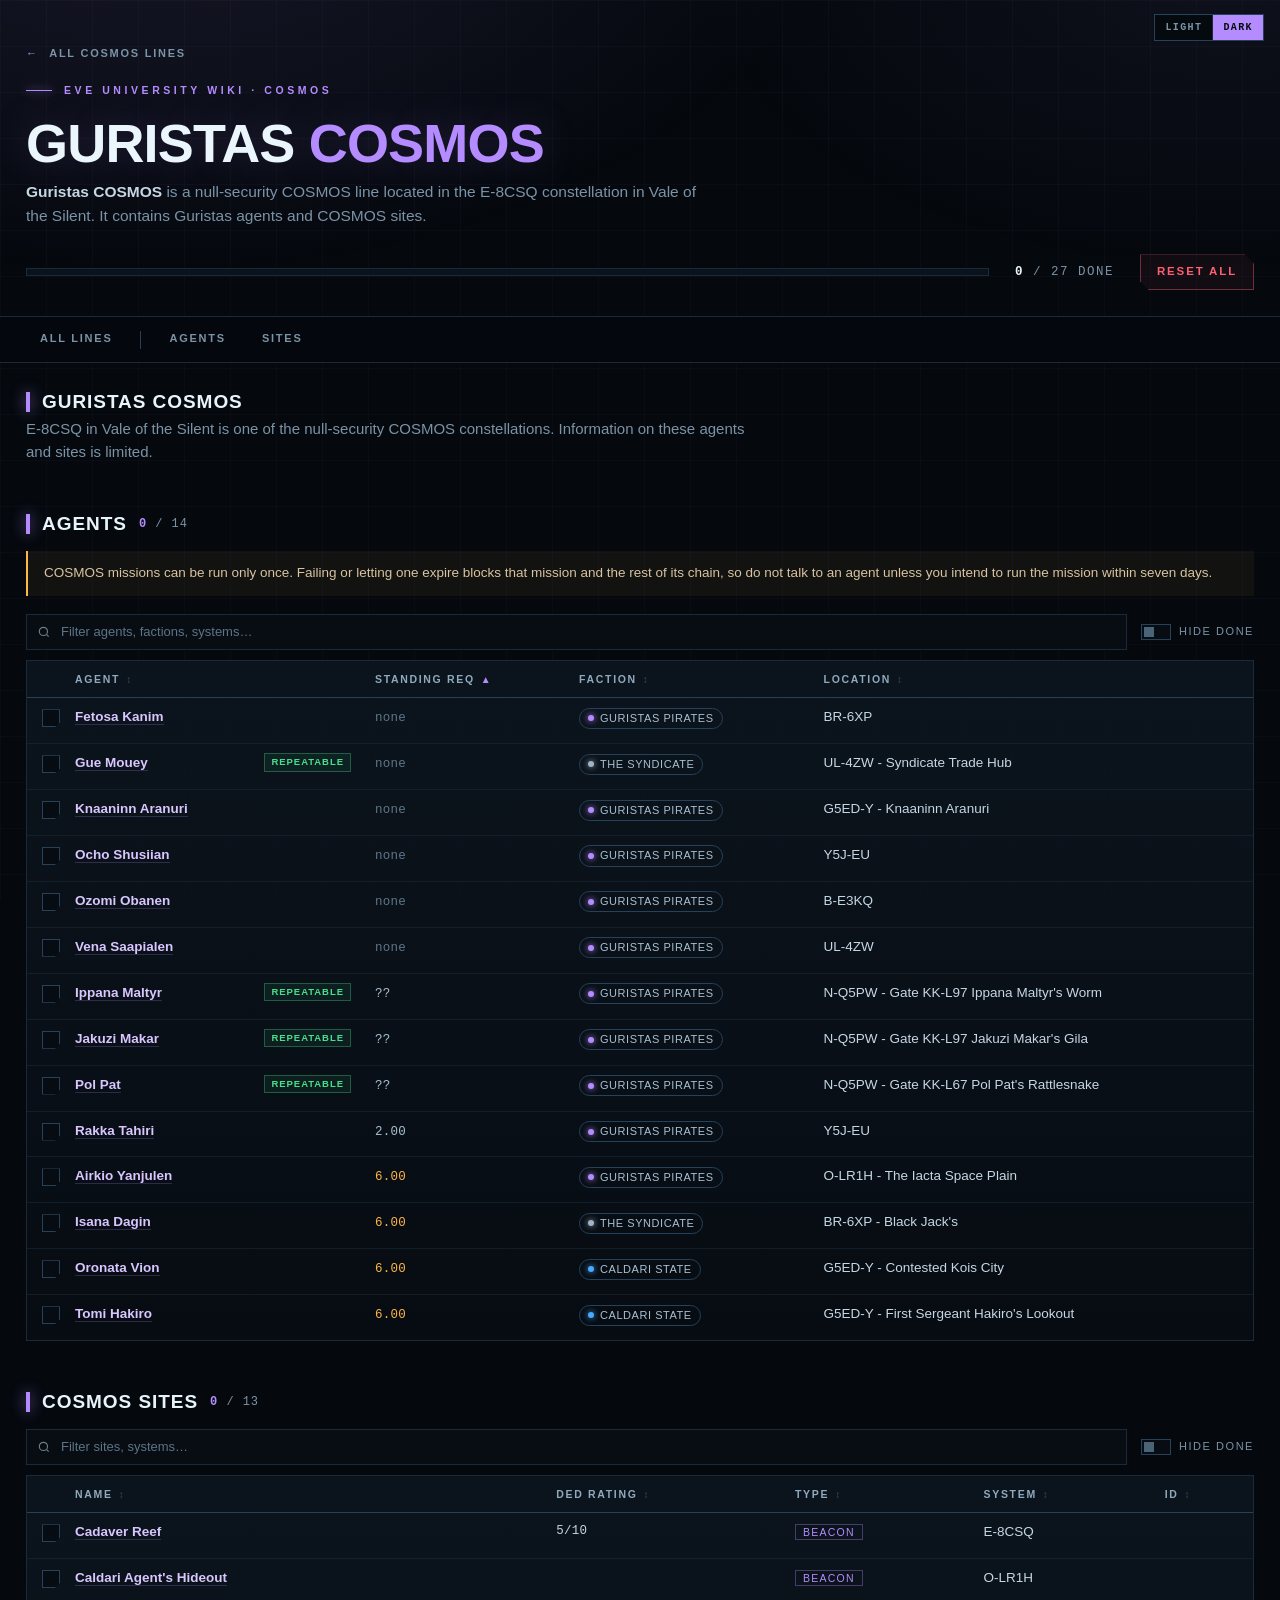
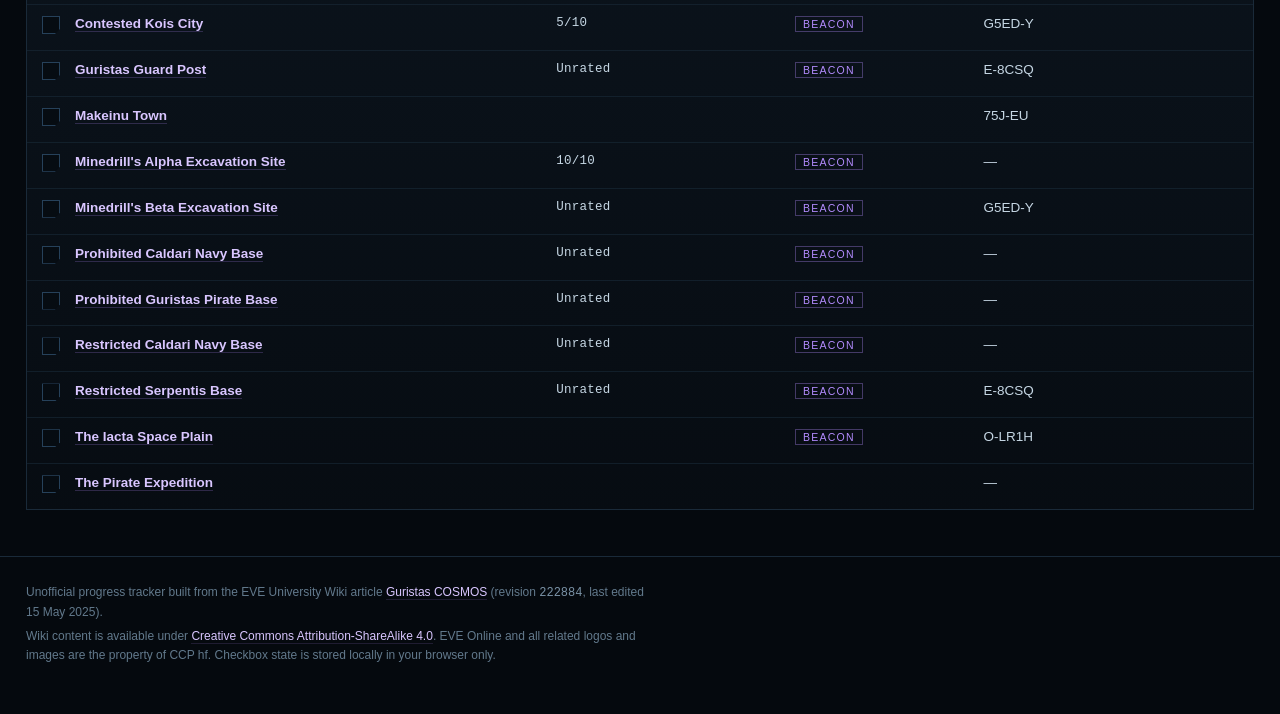
<file: cosmos/guristas-cosmos.html>
<!DOCTYPE html>
<html lang="en">
<head>
<meta charset="utf-8">
<meta name="viewport" content="width=device-width, initial-scale=1">
<title>Guristas COSMOS — Mission Tracker</title>
<meta name="description" content="Guristas COSMOS agent and site tracker with persistent progress checkboxes.">
<script>try{if(localStorage.getItem('evetools.theme')==='light')document.documentElement.setAttribute('data-theme','light');}catch(e){}</script>
<link rel="icon" href="data:image/svg+xml,%3Csvg xmlns='http://www.w3.org/2000/svg' viewBox='0 0 32 32'%3E%3Crect width='32' height='32' fill='%23050a0e'/%3E%3Cpath d='M6 24 16 6l10 18-10-4z' fill='none' stroke='%23b48cff' stroke-width='2'/%3E%3C/svg%3E">
<style>
*,*::before,*::after{box-sizing:border-box}
:root{
  --bg:#05090e;--bg2:#080e15;--panel:#0b131c;--panel2:#0e1823;
  --line:#1a2a39;--line2:#26415a;--text:#c6d7e4;--dim:#7b93a7;
  --cyan:#b48cff;--cyan2:#d9c6ff;--green:#48e08a;--amber:#ffb648;
  --red:#ff5f70;--violet:#b48cff;
  --mono:ui-monospace,SFMono-Regular,"Cascadia Mono","Roboto Mono",Menlo,Consolas,monospace;
}
html{scroll-behavior:smooth;scroll-padding-top:104px}
body{
  margin:0;font-family:"Segoe UI",Inter,Roboto,"Helvetica Neue",Arial,sans-serif;
  background:var(--bg);color:var(--text);font-size:15px;line-height:1.55;
  -webkit-font-smoothing:antialiased;text-rendering:optimizeLegibility;
}
body::before{
  content:"";position:fixed;inset:0;z-index:0;pointer-events:none;
  background:
    radial-gradient(1100px 620px at 12% -12%,rgba(180,140,255,.11),transparent 62%),
    radial-gradient(900px 520px at 96% -4%,rgba(180,140,255,.06),transparent 60%),
    linear-gradient(rgba(180,140,255,.032) 1px,transparent 1px),
    linear-gradient(90deg,rgba(180,140,255,.032) 1px,transparent 1px);
  background-size:auto,auto,46px 46px,46px 46px;
}
a{color:var(--cyan2);text-decoration:none;border-bottom:1px solid rgba(180,140,255,.22);transition:color .15s,border-color .15s}
a:hover{color:#fff;border-bottom-color:var(--cyan)}
.wrap{max-width:1300px;margin:0 auto;padding:0 26px;position:relative;z-index:1}
.sr-only{position:absolute;width:1px;height:1px;padding:0;margin:-1px;overflow:hidden;clip:rect(0 0 0 0);white-space:nowrap;border:0}

/* ---------- header ---------- */
.backlink{
  display:inline-block;margin:0 0 20px;font-size:11px;font-weight:600;letter-spacing:.16em;
  text-transform:uppercase;color:var(--dim);border:0;
}
.backlink:hover{color:var(--cyan2)}
.backlink span{color:var(--cyan);margin-right:6px}
.top{padding:40px 0 26px}
.eyebrow{display:flex;align-items:center;gap:12px;font-size:10.5px;letter-spacing:.34em;text-transform:uppercase;color:var(--cyan);font-weight:600}
.eyebrow::before{content:"";width:26px;height:1px;background:var(--cyan);box-shadow:0 0 10px var(--cyan)}
h1{
  margin:.32em 0 .18em;font-size:clamp(30px,4.6vw,54px);line-height:1.02;font-weight:700;
  letter-spacing:-.015em;text-transform:uppercase;color:#eaf5fc;
  text-shadow:0 0 42px rgba(180,140,255,.22);
}
h1 em{font-style:normal;color:var(--cyan)}
.lede{max-width:78ch;color:var(--dim);font-size:15.5px;margin:0}
.lede strong{color:var(--text);font-weight:600}
.hud{display:flex;flex-wrap:wrap;align-items:center;gap:14px 26px;margin-top:26px}
.meter{position:relative;flex:1 1 280px;min-width:220px;height:8px;background:#0a131b;border:1px solid var(--line);overflow:hidden}
.meter i{display:block;height:100%;width:0;background:linear-gradient(90deg,#6b45c4,var(--cyan) 70%,#e6dcff);box-shadow:0 0 16px rgba(180,140,255,.55);transition:width .35s ease}
.hud-stat{font-family:var(--mono);font-size:12.5px;letter-spacing:.12em;color:var(--dim);text-transform:uppercase;white-space:nowrap}
.hud-stat b{color:#eaf5fc;font-weight:600}
.btn{
  appearance:none;cursor:pointer;font:inherit;font-size:11.5px;font-weight:600;letter-spacing:.16em;
  text-transform:uppercase;color:var(--cyan);background:rgba(180,140,255,.06);
  border:1px solid rgba(180,140,255,.4);padding:8px 16px;border-radius:0;
  clip-path:polygon(0 0,calc(100% - 9px) 0,100% 9px,100% 100%,9px 100%,0 calc(100% - 9px));
  transition:background .15s,color .15s,box-shadow .15s;
}
.btn:hover{background:rgba(180,140,255,.16);color:#fff;box-shadow:0 0 18px rgba(180,140,255,.25)}
.btn.danger{color:var(--red);border-color:rgba(255,95,112,.4);background:rgba(255,95,112,.05)}
.btn.danger:hover{background:rgba(255,95,112,.14);box-shadow:0 0 18px rgba(255,95,112,.2)}
.btn:focus-visible{outline:2px solid var(--cyan2);outline-offset:2px}

/* ---------- nav ---------- */
.nav{position:sticky;top:0;z-index:20;background:rgba(5,9,14,.86);backdrop-filter:blur(12px);border-top:1px solid var(--line);border-bottom:1px solid var(--line)}
.nav .wrap{display:flex;align-items:center;gap:8px;overflow-x:auto;padding-top:0;padding-bottom:0;scrollbar-width:none}
.nav .wrap::-webkit-scrollbar{display:none}
.nav a{
  flex:0 0 auto;border:0;padding:13px 14px;font-size:11px;font-weight:600;letter-spacing:.16em;
  text-transform:uppercase;color:var(--dim);border-bottom:2px solid transparent;
}
.nav a:hover{color:var(--cyan2);border-bottom-color:rgba(180,140,255,.5);background:rgba(180,140,255,.05)}
.nav .sep{flex:0 0 auto;width:1px;height:18px;background:var(--line2);margin:0 6px}

/* ---------- sections ---------- */
main{padding:34px 0 60px}
.sec{margin:0 0 46px;scroll-margin-top:110px}
.sec.intro{padding-top:24px}
.sec-head{display:flex;flex-wrap:wrap;align-items:flex-end;justify-content:space-between;gap:10px 20px;margin-bottom:12px}
h2{display:flex;align-items:center;gap:12px;margin:0;font-size:19px;letter-spacing:.05em;text-transform:uppercase;color:#e8f4fb;font-weight:600}
h2::before{content:"";width:4px;height:20px;background:var(--cyan);box-shadow:0 0 14px rgba(180,140,255,.7)}
h2 .count{font-family:var(--mono);font-size:12px;letter-spacing:.08em;color:var(--dim);font-weight:400}
h2 .count b{color:var(--cyan);font-weight:600}
h3{margin:26px 0 10px;font-size:15px;letter-spacing:.1em;text-transform:uppercase;color:var(--cyan2);font-weight:600}
p{margin:0 0 12px;max-width:88ch}
.muted{color:var(--dim)}
.note{
  margin:0 0 18px;padding:12px 16px;background:rgba(255,182,72,.055);
  border-left:2px solid var(--amber);color:#d9c3a0;font-size:13.5px;max-width:none;
}
.note strong{color:var(--amber)}
.danger-note{
  margin:0 0 18px;padding:12px 16px;background:rgba(255,95,112,.06);
  border-left:2px solid var(--red);color:#e6b7bd;font-size:13.5px;max-width:none;
}
.danger-note strong{color:#ff8d99}

/* ---------- toolbar ---------- */
.toolbar{display:flex;flex-wrap:wrap;align-items:center;gap:10px 14px;margin:0 0 10px}
.search{
  flex:1 1 240px;min-width:180px;display:flex;align-items:center;gap:8px;
  background:#070d13;border:1px solid var(--line);padding:6px 10px;
}
.search svg{flex:0 0 auto;opacity:.55}
.search input{
  flex:1;background:none;border:0;outline:none;color:var(--text);font:inherit;font-size:13px;min-width:0;
}
.search input::placeholder{color:#5c7386}
.search:focus-within{border-color:var(--line2);box-shadow:0 0 0 1px rgba(180,140,255,.2)}
.toggle{display:inline-flex;align-items:center;gap:8px;cursor:pointer;font-size:11px;letter-spacing:.14em;text-transform:uppercase;color:var(--dim);user-select:none}
.toggle input{position:absolute;opacity:0;width:1px;height:1px}
.toggle .sw{width:30px;height:16px;border:1px solid var(--line2);background:#070d13;position:relative;transition:.18s}
.toggle .sw::after{content:"";position:absolute;top:2px;left:2px;width:10px;height:10px;background:#4b6377;transition:.18s}
.toggle input:checked + .sw{border-color:rgba(180,140,255,.6);background:rgba(180,140,255,.12)}
.toggle input:checked + .sw::after{left:16px;background:var(--cyan);box-shadow:0 0 10px var(--cyan)}
.toggle input:focus-visible + .sw{outline:2px solid var(--cyan2);outline-offset:2px}

/* ---------- tables ---------- */
.tbl-wrap{border:1px solid var(--line);background:linear-gradient(180deg,rgba(14,24,35,.72),rgba(8,14,21,.72));overflow:auto;max-height:none}
table{width:100%;border-collapse:collapse;font-size:13.5px;min-width:720px}
thead th{
  position:sticky;top:0;z-index:3;background:#0b141d;text-align:left;font-weight:600;
  font-size:10.5px;letter-spacing:.16em;text-transform:uppercase;color:#8fa9bd;
  padding:10px 12px;border-bottom:1px solid var(--line2);white-space:nowrap;
}
tbody td{padding:9px 12px;border-bottom:1px solid rgba(26,42,57,.6);vertical-align:top}
tbody tr:last-child td{border-bottom:0}
tbody tr{transition:background .12s}
tbody tr:hover{background:rgba(180,140,255,.045)}
tbody tr.done{background:rgba(72,224,138,.025)}
tbody tr.done:hover{background:rgba(72,224,138,.055)}
tbody tr.done > td{opacity:.56}
tbody tr.done > td.chk-cell,tbody tr.done > td.main,tbody tr.done .badge{opacity:1}
tbody tr.done > td.main a{text-decoration:line-through;text-decoration-color:rgba(72,224,138,.55);text-decoration-thickness:1px}
td.main{font-weight:600;color:#dceaf4}
td.main .sub{display:block;font-weight:400;font-size:12px;color:var(--dim);margin-top:1px}
td.chk-cell{width:36px;padding-right:0;text-align:center}
th.chk-cell{width:36px;padding-right:0}
.num{font-family:var(--mono);font-variant-numeric:tabular-nums;font-size:12.5px;letter-spacing:.02em;white-space:nowrap}
.standing{color:#a9c0d1}
.standing.high{color:var(--amber)}
.standing.max{color:#ff8a5c}
.standing.none{color:#5f7689}
.mono{font-family:var(--mono);font-size:12px;color:var(--dim)}
.nowrap{white-space:nowrap}

/* checkboxes */
.chk{display:inline-flex;position:relative;line-height:0;cursor:pointer;padding:2px}
.chk input{position:absolute;opacity:0;width:1px;height:1px}
.chk .box{
  width:18px;height:18px;display:block;position:relative;background:#060c12;
  border:1px solid var(--line2);transition:background .15s,border-color .15s,box-shadow .15s;
  clip-path:polygon(0 0,100% 0,100% calc(100% - 5px),calc(100% - 5px) 100%,0 100%);
}
.chk input:checked + .box{background:rgba(72,224,138,.14);border-color:rgba(72,224,138,.85);box-shadow:0 0 12px rgba(72,224,138,.25)}
.chk input:checked + .box::after{
  content:"";position:absolute;left:5px;top:1px;width:5px;height:10px;
  border-right:2px solid var(--green);border-bottom:2px solid var(--green);transform:rotate(40deg);
}
tr.derived .chk .box{border-color:rgba(180,140,255,.8);background:rgba(180,140,255,.13);box-shadow:0 0 12px rgba(180,140,255,.28)}
tr.derived .chk input:checked + .box::after{border-color:var(--cyan)}
.chk input:focus-visible + .box{outline:2px solid var(--cyan2);outline-offset:2px}
.chk:hover .box{border-color:var(--cyan)}

/* badges */
.badge{
  display:inline-block;margin-left:8px;padding:1px 6px;font-size:9.5px;font-weight:600;
  letter-spacing:.1em;text-transform:uppercase;float:right;white-space:nowrap;
  color:var(--cyan);background:rgba(180,140,255,.08);border:1px solid rgba(180,140,255,.3);
}
.badge.manual{color:var(--green);background:rgba(72,224,138,.07);border-color:rgba(72,224,138,.3)}
.badge.chain{color:var(--violet);background:rgba(180,140,255,.08);border-color:rgba(180,140,255,.32)}
.tag{
  display:inline-block;padding:1px 6px;font-size:9.5px;font-weight:600;
  letter-spacing:.1em;text-transform:uppercase;white-space:nowrap;
}
.tags{display:inline-flex;flex-wrap:wrap;align-items:center;gap:4px;margin-left:8px;vertical-align:middle;float:right}
.tag.src{color:var(--cyan);background:rgba(180,140,255,.06);border:1px solid rgba(180,140,255,.3)}
.tag.src.alt{color:var(--violet);background:rgba(180,140,255,.08);border:1px solid rgba(180,140,255,.32)}
.tag.rep{color:var(--green);background:rgba(72,224,138,.07);border:1px solid rgba(72,224,138,.32)}

/* faction chips */
.chip{
  display:inline-flex;align-items:center;gap:6px;padding:1px 8px;font-size:11px;letter-spacing:.05em;
  text-transform:uppercase;color:#a9c0d1;border:1px solid var(--line2);border-radius:99px;white-space:nowrap;
}
.chip::before{content:"";width:6px;height:6px;border-radius:50%;background:#7b93a7;box-shadow:0 0 6px currentColor}
.f-caldari::before{background:#4aa8ff;color:#4aa8ff}
.f-amarr::before{background:#ffd166;color:#ffd166}
.f-minmatar::before{background:#ff7a59;color:#ff7a59}
.f-angel::before{background:#ff4d6d;color:#ff4d6d}
.f-guristas::before{background:#b48cff;color:#b48cff}
.f-interbus::before{background:#48e08a;color:#48e08a}
.f-other::before{background:#7b93a7;color:#7b93a7}

/* type pills */
.type{font-size:10.5px;letter-spacing:.12em;text-transform:uppercase;color:#9db4c6;border:1px solid var(--line2);padding:1px 7px}
.type.sig{color:var(--violet);border-color:rgba(180,140,255,.35)}
.type.beacon{color:var(--cyan);border-color:rgba(180,140,255,.35)}

/* hidden / filtered */
table.hide-done tbody tr.done{display:none}
tbody tr[hidden]{display:none}
.empty{display:none;padding:18px 14px;color:var(--dim);font-size:13px}
.tbl-wrap.is-empty .empty{display:block}

/* footer */
footer{border-top:1px solid var(--line);padding:26px 0 44px;color:#62798c;font-size:12px;position:relative;z-index:1}
footer p{margin:0 0 6px;max-width:95ch}
footer a{border-bottom-color:rgba(180,140,255,.15)}

/* ---------- responsive ---------- */
@media (max-width:820px){
  .wrap{padding:0 16px}
  .top{padding:28px 0 20px}
  .tbl-wrap{border:0;background:none;overflow:visible}
  table{min-width:0;display:block}
  thead{display:none}
  tbody{display:block}
  tbody tr{display:block;border:1px solid var(--line);background:rgba(14,24,35,.8);margin:0 0 10px;padding:6px 10px 8px}
  tbody tr:last-child{margin-bottom:0}
  tbody td{display:block;padding:5px 0;border:0}
  tbody td::before{
    content:attr(data-label);display:block;font-size:9.5px;letter-spacing:.14em;
    text-transform:uppercase;color:#5f7689;margin-bottom:2px;
  }
  tbody td.chk-cell{position:absolute;top:10px;right:11px;padding:0}
  tbody tr{position:relative;padding:9px 46px 10px 12px}
  tbody td.chk-cell::before{content:none}
  td.main{font-size:14px}
  .tags{display:flex;justify-content:flex-end;margin:6px 0 0}
  h2{font-size:16px}
  .hud{gap:12px 18px}
}
@media (prefers-reduced-motion:reduce){
  html{scroll-behavior:auto}
  *{transition:none!important;animation:none!important}
}
@media print{
  body{background:#fff;color:#111}
  body::before,.nav,.toolbar,.hud .btn,.hud .meter{display:none}
  .wrap{max-width:none;padding:0}
  h1,h2,td.main{color:#000}
  .tbl-wrap{border-color:#bbb;background:none;overflow:visible}
  table{min-width:0}
  thead th{position:static;background:#eee;color:#000;border-color:#bbb}
  tbody td{border-color:#ddd}
  a{color:#000;border:0}
  tr.done{opacity:1}
  tr.done > td{opacity:1}
  table.hide-done tbody tr.done{display:table-row}
  tbody tr[hidden]{display:table-row}
  .badge{color:#000;border-color:#999}
}

/* faction chips used by the additional COSMOS lines */
.f-gallente::before{background:#58d68d;color:#58d68d}
.f-blood::before{background:#ff4d6d;color:#ff4d6d}
.f-serpentis::before{background:#2ed3c6;color:#2ed3c6}
.f-syndicate::before{background:#9fb4c6;color:#9fb4c6}
.f-ore::before{background:#f0c674;color:#f0c674}
.f-thukker::before{background:#d7a3ff;color:#d7a3ff}
.f-khanid::before{background:#ffcf70;color:#ffcf70}
.f-ammatar::before{background:#c9a227;color:#c9a227}
:root{--accent-rgb:180,140,255;--cyan:#b48cff;--cyan2:#d9c6ff;}
html[data-theme="light"]{--cyan:#6b45c4;--cyan2:#52339b;--accent-rgb:107,69,196;}

/* ---------- light theme ---------- */
html[data-theme="light"]{
  --bg:#f3f3f0;--bg2:#e9e9e4;--panel:#ffffff;--panel2:#f7f7f3;
  --line:#d2d2ca;--line2:#b6b6ac;--text:#1c1c1a;--dim:#5f5f58;
}
html[data-theme="light"] body{background:var(--bg);color:var(--text)}
html[data-theme="light"] body::before{
  background:
    radial-gradient(1100px 620px at 12% -12%,rgba(var(--accent-rgb),.13),transparent 62%),
    radial-gradient(900px 520px at 96% -4%,rgba(var(--accent-rgb),.07),transparent 60%),
    linear-gradient(rgba(0,0,0,.035) 1px,transparent 1px),
    linear-gradient(90deg,rgba(0,0,0,.035) 1px,transparent 1px);
  background-size:auto,auto,46px 46px,46px 46px;
}
html[data-theme="light"] .nav{background:rgba(243,243,240,.9)}
html[data-theme="light"] a:hover{color:#000}
html[data-theme="light"] h1,
html[data-theme="light"] h2,
html[data-theme="light"] .hud-stat b,
html[data-theme="light"] td.main{color:#111}
html[data-theme="light"] h1{text-shadow:0 0 42px rgba(var(--accent-rgb),.18)}
html[data-theme="light"] .btn{background:rgba(0,0,0,.035);border-color:rgba(0,0,0,.25)}
html[data-theme="light"] .btn:hover{background:rgba(0,0,0,.08);color:#000;box-shadow:none}
html[data-theme="light"] .btn.danger{background:rgba(255,95,112,.08)}
html[data-theme="light"] .nav a:hover{background:rgba(0,0,0,.05)}
html[data-theme="light"] .meter{background:#e2e2dc}
html[data-theme="light"] .search,
html[data-theme="light"] .toggle .sw{background:#fff}
html[data-theme="light"] .search input{color:var(--text)}
html[data-theme="light"] .search input::placeholder{color:#888}
html[data-theme="light"] .toggle .sw::after{background:#8a8a82}
html[data-theme="light"] .tbl-wrap{background:linear-gradient(180deg,rgba(255,255,255,.92),rgba(248,248,245,.92))}
html[data-theme="light"] thead th{background:#e9e9e4;color:#4b4b45;border-bottom-color:var(--line2)}
html[data-theme="light"] tbody td{border-bottom-color:rgba(0,0,0,.08)}
html[data-theme="light"] tbody tr:hover{background:rgba(var(--accent-rgb),.07)}
html[data-theme="light"] .standing{color:#38454c}
html[data-theme="light"] .standing.none{color:#888}
html[data-theme="light"] .chk .box{background:#fff;border-color:#9a9a92}
html[data-theme="light"] .chip{color:#333;border-color:#c0c0b8}
html[data-theme="light"] .type{color:#444;border-color:#c0c0b8}
html[data-theme="light"] footer{color:#666}
html[data-theme="light"] .note{background:rgba(255,182,72,.14);color:#76541c}
html[data-theme="light"] .danger-note{background:rgba(255,95,112,.1);color:#7d2330}
html[data-theme="light"] .danger-note strong{color:#b21f34}
html[data-theme="light"] .theme-switch{background:rgba(255,255,255,.88);border-color:#b6b6ac}
html[data-theme="light"] tbody tr{background:rgba(255,255,255,.82)}
html[data-theme="light"] .card{
  border-color:rgba(var(--card-rgb),.35);
  background:linear-gradient(180deg,rgba(255,255,255,.96),rgba(247,247,243,.96));
}
html[data-theme="light"] .card::before{background:var(--card);box-shadow:none}
html[data-theme="light"] .card h3{color:#111}
html[data-theme="light"] .card h3 span{color:var(--card)}
html[data-theme="light"] .card .loc,
html[data-theme="light"] .card .stats,
html[data-theme="light"] .card .flag{color:#5f5f58}
html[data-theme="light"] .card .stats b{color:var(--card)}
html[data-theme="light"] .card .btn{color:var(--card);border-color:rgba(var(--card-rgb),.45);background:rgba(var(--card-rgb),.06)}
html[data-theme="light"] .card .btn:hover{background:rgba(var(--card-rgb),.14);color:var(--bg);box-shadow:none}
html[data-theme="light"] .pill{color:#444;border-color:#b6b6ac}
html[data-theme="light"] .pill.high{color:#1f7a45;border-color:#1f7a45}
html[data-theme="light"] .pill.low{color:#8a5f00;border-color:#8a5f00}
html[data-theme="light"] .pill.null,html[data-theme="light"] .pill.pirate{color:#b81f3c;border-color:#b81f3c}
html[data-theme="light"] .card.c-amarr{--card:#8a5f00;--card-rgb:138,95,0}
html[data-theme="light"] .card.c-caldari{--card:#006a99;--card-rgb:0,106,153}
html[data-theme="light"] .card.c-gallente{--card:#1f7a45;--card-rgb:31,122,69}
html[data-theme="light"] .card.c-minmatar{--card:#b23a1f;--card-rgb:178,58,31}
html[data-theme="light"] .card.c-angel{--card:#b81f3c;--card-rgb:184,31,60}
html[data-theme="light"] .card.c-blood-raider{--card:#a52a1f;--card-rgb:165,42,31}
html[data-theme="light"] .card.c-guristas{--card:#6b45c4;--card-rgb:107,69,196}
html[data-theme="light"] .card.c-serpentis{--card:#0b7d75;--card-rgb:11,125,117}

/* ---------- color theme switch ---------- */
.theme-switch{
  position:absolute;top:14px;right:16px;z-index:90;display:flex;
  border:1px solid var(--line2);background:rgba(5,9,14,.78);
  backdrop-filter:blur(10px);
}
.theme-switch button{
  appearance:none;background:none;border:0;color:var(--dim);font-family:var(--mono);
  font-size:10px;font-weight:600;letter-spacing:.14em;text-transform:uppercase;
  padding:7px 10px;cursor:pointer;transition:background .15s,color .15s;
}
.theme-switch button + button{border-left:1px solid var(--line)}
.theme-switch button:hover{color:var(--cyan2)}
.theme-switch button[aria-pressed="true"]{color:var(--bg);background:var(--cyan)}
.theme-switch button:focus-visible{outline:2px solid var(--cyan2);outline-offset:2px}
@media (max-width:820px){
  .theme-switch{top:10px;right:10px}
  .theme-switch button{padding:6px 8px;font-size:9px}
  .top{padding-top:48px}
}
</style>
<link rel="stylesheet" href="tablesort.css">
<script src="tablesort.js" defer></script>
</head>
<body>
<div class="theme-switch" role="group" aria-label="Color theme">
  <button type="button" data-theme-set="light" aria-pressed="false">Light</button>
  <button type="button" data-theme-set="dark" aria-pressed="true">Dark</button>
</div>

<header class="top">
  <div class="wrap">
    <a class="backlink" href="index.html"><span aria-hidden="true">&larr;</span> All COSMOS lines</a>
    <div class="eyebrow">EVE University Wiki &middot; COSMOS</div>
    <h1>Guristas <em>COSMOS</em></h1>
    <p class="lede"><strong>Guristas COSMOS</strong> is a null-security COSMOS line located in the E-8CSQ constellation in Vale of the Silent. It contains Guristas agents and COSMOS sites.</p>

    <div class="hud">
      <div class="meter" role="progressbar" aria-label="Overall completion" aria-valuemin="0" aria-valuemax="100" aria-valuenow="0" id="global-meter"><i></i></div>
      <div class="hud-stat" id="global-stat"><b>0</b> / 0 done</div>
      <button class="btn danger" id="reset-all" type="button">Reset all</button>
    </div>
  </div>
</header>

<nav class="nav" aria-label="Sections">
  <div class="wrap">
    <a href="index.html">All lines</a>
    <span class="sep" aria-hidden="true"></span>
    <a href="#agents">Agents</a>
    <a href="#sites">Sites</a>
  </div>
</nav>

<noscript>
  <div class="wrap">
    <p class="note">JavaScript is disabled &mdash; checkboxes will still render, but progress will not be saved and the mission &rarr; site/shopping links will not work.</p>
  </div>
</noscript>

<main class="wrap">

  <section class="sec intro" id="overview">
    <h2>Guristas COSMOS</h2>
    <p class="muted">E-8CSQ in Vale of the Silent is one of the null-security COSMOS constellations. Information on these agents and sites is limited.</p>
  </section>


  <section class="sec" id="agents">
    <div class="sec-head">
      <h2>Agents <span class="count" data-count="agents-null"><b>0</b> / 0</span></h2>
    </div>
    <p class="note">COSMOS missions can be run only once. Failing or letting one expire blocks that mission and the rest of its chain, so do not talk to an agent unless you intend to run the mission within seven days.</p>
    <div class="toolbar">
      <label class="search">
        <svg width="14" height="14" viewBox="0 0 24 24" fill="none" stroke="currentColor" stroke-width="2" aria-hidden="true"><circle cx="11" cy="11" r="7"/><path d="m20 20-3.5-3.5"/></svg>
        <input type="search" placeholder="Filter agents, factions, systems…" aria-label="Filter agents" data-filter="agents-null">
      </label>
      <label class="toggle"><input type="checkbox" data-hide="agents-null"><span class="sw" aria-hidden="true"></span>Hide done</label>
    </div>

    <div class="tbl-wrap">
      <table data-kind="agent" data-scope="agents-null">
        <thead><tr>
          <th class="chk-cell"><span class="sr-only">Done</span></th>
          <th scope="col">Agent</th>
          <th scope="col">Standing req</th>
          <th scope="col">Faction</th>
          <th scope="col">Location</th>
        </tr></thead>
        <tbody>
          <tr data-name="Airkio Yanjulen" data-system="O-LR1H" data-site="The Iacta Space Plain">
            <td class="chk-cell"><label class="chk"><input type="checkbox" aria-label="Airkio Yanjulen done"><span class="box"></span></label></td>
            <td class="main" data-label="Agent"><a rel="noopener noreferrer" target="_blank" href="https://wiki.eveuniversity.org/Airkio_Yanjulen">Airkio Yanjulen</a></td>
            <td data-label="Standing"><span class="num standing high">6.00</span></td>
            <td data-label="Faction"><span class="chip f-guristas">Guristas Pirates</span></td>
            <td data-label="Location">O-LR1H - The Iacta Space Plain</td>
          </tr>
          <tr data-name="Fetosa Kanim" data-system="BR-6XP" data-site="">
            <td class="chk-cell"><label class="chk"><input type="checkbox" aria-label="Fetosa Kanim done"><span class="box"></span></label></td>
            <td class="main" data-label="Agent"><a rel="noopener noreferrer" target="_blank" href="https://wiki.eveuniversity.org/Fetosa_Kanim">Fetosa Kanim</a></td>
            <td data-label="Standing"><span class="num standing none">none</span></td>
            <td data-label="Faction"><span class="chip f-guristas">Guristas Pirates</span></td>
            <td data-label="Location">BR-6XP</td>
          </tr>
          <tr data-name="Gue Mouey" data-system="UL-4ZW" data-site="Syndicate Trade Hub">
            <td class="chk-cell"><label class="chk"><input type="checkbox" aria-label="Gue Mouey done"><span class="box"></span></label></td>
            <td class="main" data-label="Agent"><a rel="noopener noreferrer" target="_blank" href="https://wiki.eveuniversity.org/Gue_Mouey">Gue Mouey</a> <span class="tags"><span class="tag rep" title="Offers the repeatable mission If The Price is Right">Repeatable</span></span></td>
            <td data-label="Standing"><span class="num standing none">none</span></td>
            <td data-label="Faction"><span class="chip f-syndicate">The Syndicate</span></td>
            <td data-label="Location">UL-4ZW - Syndicate Trade Hub</td>
          </tr>
          <tr data-name="Ippana Maltyr" data-system="N-Q5PW" data-site="Gate KK-L97 Ippana Maltyr&#x27;s Worm">
            <td class="chk-cell"><label class="chk"><input type="checkbox" aria-label="Ippana Maltyr done"><span class="box"></span></label></td>
            <td class="main" data-label="Agent"><a rel="noopener noreferrer" target="_blank" href="https://wiki.eveuniversity.org/Ippana_Maltyr">Ippana Maltyr</a> <span class="tags"><span class="tag rep" title="Offers the repeatable mission Improving Relations">Repeatable</span></span></td>
            <td data-label="Standing"><span class="num standing">??</span></td>
            <td data-label="Faction"><span class="chip f-guristas">Guristas Pirates</span></td>
            <td data-label="Location">N-Q5PW - Gate KK-L97 Ippana Maltyr's Worm</td>
          </tr>
          <tr data-name="Isana Dagin" data-system="BR-6XP" data-site="Black Jack&#x27;s">
            <td class="chk-cell"><label class="chk"><input type="checkbox" aria-label="Isana Dagin done"><span class="box"></span></label></td>
            <td class="main" data-label="Agent"><a rel="noopener noreferrer" target="_blank" href="https://wiki.eveuniversity.org/Isana_Dagin">Isana Dagin</a></td>
            <td data-label="Standing"><span class="num standing high">6.00</span></td>
            <td data-label="Faction"><span class="chip f-syndicate">The Syndicate</span></td>
            <td data-label="Location">BR-6XP - Black Jack's</td>
          </tr>
          <tr data-name="Jakuzi Makar" data-system="N-Q5PW" data-site="Gate KK-L97 Jakuzi Makar&#x27;s Gila">
            <td class="chk-cell"><label class="chk"><input type="checkbox" aria-label="Jakuzi Makar done"><span class="box"></span></label></td>
            <td class="main" data-label="Agent"><a rel="noopener noreferrer" target="_blank" href="https://wiki.eveuniversity.org/Jakuzi_Makar">Jakuzi Makar</a> <span class="tags"><span class="tag rep" title="Offers the repeatable mission Improving Relations">Repeatable</span></span></td>
            <td data-label="Standing"><span class="num standing">??</span></td>
            <td data-label="Faction"><span class="chip f-guristas">Guristas Pirates</span></td>
            <td data-label="Location">N-Q5PW - Gate KK-L97 Jakuzi Makar's Gila</td>
          </tr>
          <tr data-name="Knaaninn Aranuri" data-system="G5ED-Y" data-site="Knaaninn Aranuri">
            <td class="chk-cell"><label class="chk"><input type="checkbox" aria-label="Knaaninn Aranuri done"><span class="box"></span></label></td>
            <td class="main" data-label="Agent"><a rel="noopener noreferrer" target="_blank" href="https://wiki.eveuniversity.org/Knaaninn_Aranuri">Knaaninn Aranuri</a></td>
            <td data-label="Standing"><span class="num standing none">none</span></td>
            <td data-label="Faction"><span class="chip f-guristas">Guristas Pirates</span></td>
            <td data-label="Location">G5ED-Y - Knaaninn Aranuri</td>
          </tr>
          <tr data-name="Ocho Shusiian" data-system="Y5J-EU" data-site="">
            <td class="chk-cell"><label class="chk"><input type="checkbox" aria-label="Ocho Shusiian done"><span class="box"></span></label></td>
            <td class="main" data-label="Agent"><a rel="noopener noreferrer" target="_blank" href="https://wiki.eveuniversity.org/Ocho_Shusiian">Ocho Shusiian</a></td>
            <td data-label="Standing"><span class="num standing none">none</span></td>
            <td data-label="Faction"><span class="chip f-guristas">Guristas Pirates</span></td>
            <td data-label="Location">Y5J-EU</td>
          </tr>
          <tr data-name="Oronata Vion" data-system="G5ED-Y" data-site="Contested Kois City">
            <td class="chk-cell"><label class="chk"><input type="checkbox" aria-label="Oronata Vion done"><span class="box"></span></label></td>
            <td class="main" data-label="Agent"><a rel="noopener noreferrer" target="_blank" href="https://wiki.eveuniversity.org/Oronata_Vion">Oronata Vion</a></td>
            <td data-label="Standing"><span class="num standing high">6.00</span></td>
            <td data-label="Faction"><span class="chip f-caldari">Caldari State</span></td>
            <td data-label="Location">G5ED-Y - Contested Kois City</td>
          </tr>
          <tr data-name="Ozomi Obanen" data-system="B-E3KQ" data-site="">
            <td class="chk-cell"><label class="chk"><input type="checkbox" aria-label="Ozomi Obanen done"><span class="box"></span></label></td>
            <td class="main" data-label="Agent"><a rel="noopener noreferrer" target="_blank" href="https://wiki.eveuniversity.org/Ozomi_Obanen">Ozomi Obanen</a></td>
            <td data-label="Standing"><span class="num standing none">none</span></td>
            <td data-label="Faction"><span class="chip f-guristas">Guristas Pirates</span></td>
            <td data-label="Location">B-E3KQ</td>
          </tr>
          <tr data-name="Pol Pat" data-system="N-Q5PW" data-site="Gate KK-L67 Pol Pat&#x27;s Rattlesnake">
            <td class="chk-cell"><label class="chk"><input type="checkbox" aria-label="Pol Pat done"><span class="box"></span></label></td>
            <td class="main" data-label="Agent"><a rel="noopener noreferrer" target="_blank" href="https://wiki.eveuniversity.org/Pol_Pat">Pol Pat</a> <span class="tags"><span class="tag rep" title="Offers the repeatable mission Improving Relations">Repeatable</span></span></td>
            <td data-label="Standing"><span class="num standing">??</span></td>
            <td data-label="Faction"><span class="chip f-guristas">Guristas Pirates</span></td>
            <td data-label="Location">N-Q5PW - Gate KK-L67 Pol Pat's Rattlesnake</td>
          </tr>
          <tr data-name="Rakka Tahiri" data-system="Y5J-EU" data-site="">
            <td class="chk-cell"><label class="chk"><input type="checkbox" aria-label="Rakka Tahiri done"><span class="box"></span></label></td>
            <td class="main" data-label="Agent"><a rel="noopener noreferrer" target="_blank" href="https://wiki.eveuniversity.org/Rakka_Tahiri">Rakka Tahiri</a></td>
            <td data-label="Standing"><span class="num standing">2.00</span></td>
            <td data-label="Faction"><span class="chip f-guristas">Guristas Pirates</span></td>
            <td data-label="Location">Y5J-EU</td>
          </tr>
          <tr data-name="Tomi Hakiro" data-system="G5ED-Y" data-site="First Sergeant Hakiro&#x27;s Lookout">
            <td class="chk-cell"><label class="chk"><input type="checkbox" aria-label="Tomi Hakiro done"><span class="box"></span></label></td>
            <td class="main" data-label="Agent"><a rel="noopener noreferrer" target="_blank" href="https://wiki.eveuniversity.org/Tomi_Hakiro">Tomi Hakiro</a></td>
            <td data-label="Standing"><span class="num standing high">6.00</span></td>
            <td data-label="Faction"><span class="chip f-caldari">Caldari State</span></td>
            <td data-label="Location">G5ED-Y - First Sergeant Hakiro's Lookout</td>
          </tr>
          <tr data-name="Vena Saapialen" data-system="UL-4ZW" data-site="">
            <td class="chk-cell"><label class="chk"><input type="checkbox" aria-label="Vena Saapialen done"><span class="box"></span></label></td>
            <td class="main" data-label="Agent"><a rel="noopener noreferrer" target="_blank" href="https://wiki.eveuniversity.org/Vena_Saapialen">Vena Saapialen</a></td>
            <td data-label="Standing"><span class="num standing none">none</span></td>
            <td data-label="Faction"><span class="chip f-guristas">Guristas Pirates</span></td>
            <td data-label="Location">UL-4ZW</td>
          </tr>
        </tbody>
      </table>
    </div>
  </section>

  <section class="sec" id="sites">
    <div class="sec-head">
      <h2>COSMOS sites <span class="count" data-count="sites-null"><b>0</b> / 0</span></h2>
    </div>
    <div class="toolbar">
      <label class="search">
        <svg width="14" height="14" viewBox="0 0 24 24" fill="none" stroke="currentColor" stroke-width="2" aria-hidden="true"><circle cx="11" cy="11" r="7"/><path d="m20 20-3.5-3.5"/></svg>
        <input type="search" placeholder="Filter sites, systems…" aria-label="Filter COSMOS sites" data-filter="sites-null">
      </label>
      <label class="toggle"><input type="checkbox" data-hide="sites-null"><span class="sw" aria-hidden="true"></span>Hide done</label>
    </div>

    <div class="tbl-wrap">
      <table data-kind="site" data-scope="sites-null">
        <thead><tr>
          <th class="chk-cell"><span class="sr-only">Done</span></th>
          <th scope="col">Name</th><th scope="col">DED rating</th><th scope="col">Type</th><th scope="col">System</th><th scope="col">ID</th>
        </tr></thead><tbody>
          <tr data-name="Cadaver Reef" data-system="E-8CSQ">
            <td class="chk-cell"><label class="chk"><input type="checkbox" aria-label="Cadaver Reef done"><span class="box"></span></label></td>
            <td class="main" data-label="Name"><a rel="noopener noreferrer" target="_blank" href="https://wiki.eveuniversity.org/Cadaver_Reef">Cadaver Reef</a></td>
            <td data-label="DED" class="num">5/10</td>
            <td data-label="Type"><span class="type beacon">Beacon</span></td>
            <td data-label="System">E-8CSQ</td>
            <td data-label="ID" class="mono"></td>
          </tr>
          <tr data-name="Caldari Agent&#x27;s Hideout" data-system="O-LR1H">
            <td class="chk-cell"><label class="chk"><input type="checkbox" aria-label="Caldari Agent&#x27;s Hideout done"><span class="box"></span></label></td>
            <td class="main" data-label="Name"><a rel="noopener noreferrer" target="_blank" href="https://wiki.eveuniversity.org/Caldari_Agent%27s_Hideout">Caldari Agent's Hideout</a></td>
            <td data-label="DED" class="num"></td>
            <td data-label="Type"><span class="type beacon">Beacon</span></td>
            <td data-label="System">O-LR1H</td>
            <td data-label="ID" class="mono"></td>
          </tr>
          <tr data-name="Contested Kois City" data-system="G5ED-Y">
            <td class="chk-cell"><label class="chk"><input type="checkbox" aria-label="Contested Kois City done"><span class="box"></span></label></td>
            <td class="main" data-label="Name"><a rel="noopener noreferrer" target="_blank" href="https://wiki.eveuniversity.org/Contested_Kois_City">Contested Kois City</a></td>
            <td data-label="DED" class="num">5/10</td>
            <td data-label="Type"><span class="type beacon">Beacon</span></td>
            <td data-label="System">G5ED-Y</td>
            <td data-label="ID" class="mono"></td>
          </tr>
          <tr data-name="Guristas Guard Post" data-system="E-8CSQ">
            <td class="chk-cell"><label class="chk"><input type="checkbox" aria-label="Guristas Guard Post done"><span class="box"></span></label></td>
            <td class="main" data-label="Name"><a rel="noopener noreferrer" target="_blank" href="https://wiki.eveuniversity.org/Guristas_Guard_Post">Guristas Guard Post</a></td>
            <td data-label="DED" class="num">Unrated</td>
            <td data-label="Type"><span class="type beacon">Beacon</span></td>
            <td data-label="System">E-8CSQ</td>
            <td data-label="ID" class="mono"></td>
          </tr>
          <tr data-name="Makeinu Town" data-system="75J-EU">
            <td class="chk-cell"><label class="chk"><input type="checkbox" aria-label="Makeinu Town done"><span class="box"></span></label></td>
            <td class="main" data-label="Name"><a rel="noopener noreferrer" target="_blank" href="https://wiki.eveuniversity.org/Makeinu_Town">Makeinu Town</a></td>
            <td data-label="DED" class="num"></td>
            <td data-label="Type"></td>
            <td data-label="System">75J-EU</td>
            <td data-label="ID" class="mono"></td>
          </tr>
          <tr data-name="Minedrill&#x27;s Alpha Excavation Site" data-system="">
            <td class="chk-cell"><label class="chk"><input type="checkbox" aria-label="Minedrill&#x27;s Alpha Excavation Site done"><span class="box"></span></label></td>
            <td class="main" data-label="Name"><a rel="noopener noreferrer" target="_blank" href="https://wiki.eveuniversity.org/Minedrill%27s_Alpha_Excavation_Site">Minedrill's Alpha Excavation Site</a></td>
            <td data-label="DED" class="num">10/10</td>
            <td data-label="Type"><span class="type beacon">Beacon</span></td>
            <td data-label="System">&mdash;</td>
            <td data-label="ID" class="mono"></td>
          </tr>
          <tr data-name="Minedrill&#x27;s Beta Excavation Site" data-system="G5ED-Y">
            <td class="chk-cell"><label class="chk"><input type="checkbox" aria-label="Minedrill&#x27;s Beta Excavation Site done"><span class="box"></span></label></td>
            <td class="main" data-label="Name"><a rel="noopener noreferrer" target="_blank" href="https://wiki.eveuniversity.org/Minedrill%27s_Beta_Excavation_Site">Minedrill's Beta Excavation Site</a></td>
            <td data-label="DED" class="num">Unrated</td>
            <td data-label="Type"><span class="type beacon">Beacon</span></td>
            <td data-label="System">G5ED-Y</td>
            <td data-label="ID" class="mono"></td>
          </tr>
          <tr data-name="Prohibited Caldari Navy Base" data-system="">
            <td class="chk-cell"><label class="chk"><input type="checkbox" aria-label="Prohibited Caldari Navy Base done"><span class="box"></span></label></td>
            <td class="main" data-label="Name"><a rel="noopener noreferrer" target="_blank" href="https://wiki.eveuniversity.org/Prohibited_Caldari_Navy_Base">Prohibited Caldari Navy Base</a></td>
            <td data-label="DED" class="num">Unrated</td>
            <td data-label="Type"><span class="type beacon">Beacon</span></td>
            <td data-label="System">&mdash;</td>
            <td data-label="ID" class="mono"></td>
          </tr>
          <tr data-name="Prohibited Guristas Pirate Base" data-system="">
            <td class="chk-cell"><label class="chk"><input type="checkbox" aria-label="Prohibited Guristas Pirate Base done"><span class="box"></span></label></td>
            <td class="main" data-label="Name"><a rel="noopener noreferrer" target="_blank" href="https://wiki.eveuniversity.org/Prohibited_Guristas_Pirate_Base">Prohibited Guristas Pirate Base</a></td>
            <td data-label="DED" class="num">Unrated</td>
            <td data-label="Type"><span class="type beacon">Beacon</span></td>
            <td data-label="System">&mdash;</td>
            <td data-label="ID" class="mono"></td>
          </tr>
          <tr data-name="Restricted Caldari Navy Base" data-system="">
            <td class="chk-cell"><label class="chk"><input type="checkbox" aria-label="Restricted Caldari Navy Base done"><span class="box"></span></label></td>
            <td class="main" data-label="Name"><a rel="noopener noreferrer" target="_blank" href="https://wiki.eveuniversity.org/Restricted_Caldari_Navy_Base">Restricted Caldari Navy Base</a></td>
            <td data-label="DED" class="num">Unrated</td>
            <td data-label="Type"><span class="type beacon">Beacon</span></td>
            <td data-label="System">&mdash;</td>
            <td data-label="ID" class="mono"></td>
          </tr>
          <tr data-name="Restricted Serpentis Base" data-system="E-8CSQ">
            <td class="chk-cell"><label class="chk"><input type="checkbox" aria-label="Restricted Serpentis Base done"><span class="box"></span></label></td>
            <td class="main" data-label="Name"><a rel="noopener noreferrer" target="_blank" href="https://wiki.eveuniversity.org/Restricted_Serpentis_Base">Restricted Serpentis Base</a></td>
            <td data-label="DED" class="num">Unrated</td>
            <td data-label="Type"><span class="type beacon">Beacon</span></td>
            <td data-label="System">E-8CSQ</td>
            <td data-label="ID" class="mono"></td>
          </tr>
          <tr data-name="The Iacta Space Plain" data-system="O-LR1H">
            <td class="chk-cell"><label class="chk"><input type="checkbox" aria-label="The Iacta Space Plain done"><span class="box"></span></label></td>
            <td class="main" data-label="Name"><a rel="noopener noreferrer" target="_blank" href="https://wiki.eveuniversity.org/The_Iacta_Space_Plain">The Iacta Space Plain</a></td>
            <td data-label="DED" class="num"></td>
            <td data-label="Type"><span class="type beacon">Beacon</span></td>
            <td data-label="System">O-LR1H</td>
            <td data-label="ID" class="mono"></td>
          </tr>
          <tr data-name="The Pirate Expedition" data-system="">
            <td class="chk-cell"><label class="chk"><input type="checkbox" aria-label="The Pirate Expedition done"><span class="box"></span></label></td>
            <td class="main" data-label="Name"><a rel="noopener noreferrer" target="_blank" href="https://wiki.eveuniversity.org/The_Pirate_Expedition">The Pirate Expedition</a></td>
            <td data-label="DED" class="num"></td>
            <td data-label="Type"></td>
            <td data-label="System">&mdash;</td>
            <td data-label="ID" class="mono"></td>
          </tr>
        </tbody></table></div></section>

</main>

<footer>
  <div class="wrap">
    <p>Unofficial progress tracker built from the EVE University Wiki article <a rel="noopener noreferrer" target="_blank" href="https://wiki.eveuniversity.org/Guristas_COSMOS">Guristas COSMOS</a> (revision <span class="mono">222884</span>, last edited 15 May 2025).</p>
    <p>Wiki content is available under <a target="_blank" href="https://creativecommons.org/licenses/by-sa/4.0/" rel="license noopener noreferrer">Creative Commons Attribution-ShareAlike 4.0</a>. EVE Online and all related logos and images are the property of CCP hf. Checkbox state is stored locally in your browser only.</p>
  </div>
</footer>

<script>
(function () {
  "use strict";

  var STORAGE_KEY = "evetools.guristas-cosmos.v1";

  function fresh() {
    return { checked: {}, optOut: {}, hideDone: {} };
  }

  function load() {
    try {
      var raw = localStorage.getItem(STORAGE_KEY);
      if (!raw) return fresh();
      var p = JSON.parse(raw);
      return {
        checked: (p && p.checked) || {},
        optOut: (p && p.optOut) || {},
        hideDone: (p && p.hideDone) || {}
      };
    } catch (e) {
      return fresh();
    }
  }

  var state = load();

  function save() {
    try {
      localStorage.setItem(STORAGE_KEY, JSON.stringify(state));
    } catch (e) {
      /* storage disabled or full: keep working in-memory */
    }
  }

  function slug(s) {
    var v = String(s || "");
    if (v.normalize) v = v.normalize("NFD").replace(/[\u0300-\u036f]/g, "");
    return v
      .toLowerCase()
      .replace(/[\u2018\u2019']/g, "")
      .replace(/[^a-z0-9]+/g, "-")
      .replace(/^-+|-+$/g, "");
  }

  function norm(s) {
    var v = String(s || "");
    if (v.normalize) v = v.normalize("NFD").replace(/[\u0300-\u036f]/g, "");
    return v
      .toLowerCase()
      .replace(/[\u2018\u2019]/g, "'")
      .replace(/[^a-z0-9]+/g, " ")
      .trim();
  }

  /* ---------- collect rows ---------- */
  var rows = [];
  var byId = new Map();

  document.querySelectorAll("table[data-kind]").forEach(function (table) {
    var kind = table.dataset.kind;
    var scope = table.dataset.scope;
    table.querySelectorAll("tbody tr").forEach(function (tr) {
      var name = tr.dataset.name || "";
      var id = kind + ":" + scope + ":" + slug(name);
      if (kind === "site") id += ":" + slug(tr.dataset.system || "");
      tr.dataset.rowId = id;
      var row = {
        tr: tr,
        id: id,
        kind: kind,
        scope: scope,
        name: name,
        system: tr.dataset.system || "",
        site: tr.dataset.site || "",
        required: (tr.dataset.requiredFor || "").split("|").map(function (s) { return s.trim(); }).filter(Boolean),
        input: tr.querySelector('input[type="checkbox"]'),
        main: tr.querySelector("td.main")
      };
      rows.push(row);
      byId.set(id, row);
    });
  });

  var agents = rows.filter(function (r) { return r.kind === "agent"; });
  var items = rows.filter(function (r) { return r.kind === "item"; });

  var agentByName = new Map();
  agents.forEach(function (a) { agentByName.set(norm(a.name), a); });

  var siteByKey = new Map();
  rows.filter(function (r) { return r.kind === "site"; }).forEach(function (s) {
    siteByKey.set(norm(s.name) + "|" + norm(s.system), s);
  });

  /* ---------- build one-way links: agent -> site / shopping item ---------- */
  var linksTo = new Map();   /* rowId -> [agentId] */
  var linksFrom = new Map(); /* agentId -> [rowId] */

  function link(agent, row) {
    if (!linksTo.has(row.id)) linksTo.set(row.id, []);
    linksTo.get(row.id).push(agent.id);
    if (!linksFrom.has(agent.id)) linksFrom.set(agent.id, []);
    linksFrom.get(agent.id).push(row.id);
  }

  agents.forEach(function (a) {
    if (a.site) {
      var site = siteByKey.get(norm(a.site) + "|" + norm(a.system));
      if (site && site !== a) link(a, site);
    }
  });

  items.forEach(function (item) {
    item.required.forEach(function (name) {
      var agent = agentByName.get(norm(name));
      if (agent) link(agent, item);
    });
  });

  /* ---------- derived state ---------- */
  function isChecked(id) { return !!state.checked[id]; }

  function isOptedOut(rowId, agentId) {
    var list = state.optOut[rowId];
    return !!list && list.indexOf(agentId) !== -1;
  }

  function activeLinks(row) {
    var ids = linksTo.get(row.id) || [];
    return ids.filter(function (aid) {
      return isChecked(aid) && !isOptedOut(row.id, aid);
    });
  }

  function derivedFor(row) {
    var ids = activeLinks(row);
    return ids.length ? byId.get(ids[0]) : null;
  }

  /* ---------- render ---------- */
  function setBadge(row, text, cls) {
    var badge = row.main.querySelector(".badge.derived");
    if (!text) {
      if (badge) badge.remove();
      return;
    }
    if (!badge) {
      badge = document.createElement("span");
      row.main.appendChild(badge);
    }
    badge.className = "badge derived" + (cls ? " " + cls : "");
    badge.textContent = text;
  }

  function recompute() {
    rows.forEach(function (row) {
      var derived = derivedFor(row);
      var manual = isChecked(row.id);
      var done = manual || !!derived;

      row.tr.classList.toggle("done", done);
      row.tr.classList.toggle("derived", !!derived && !manual);
      if (row.input.checked !== done) row.input.checked = done;

      if (derived && !manual) {
        var n = activeLinks(row).length;
        setBadge(row, "linked: " + derived.name + (n > 1 ? " +" + (n - 1) : ""), "");
      } else {
        setBadge(row, "");
      }
    });
    updateCounts();
    applyFilters();
  }

  function updateCounts() {
    var scopes = {};
    var totalDone = 0;

    rows.forEach(function (row) {
      var s = scopes[row.scope] || (scopes[row.scope] = { total: 0, done: 0 });
      s.total++;
      if (row.tr.classList.contains("done")) {
        s.done++;
        totalDone++;
      }
    });

    document.querySelectorAll("[data-count]").forEach(function (el) {
      var s = scopes[el.dataset.count];
      if (!s) return;
      el.innerHTML = "<b>" + s.done + "</b> / " + s.total;
    });

    var meter = document.getElementById("global-meter");
    if (meter) {
      var pct = rows.length ? Math.round((totalDone / rows.length) * 100) : 0;
      meter.querySelector("i").style.width = pct + "%";
      meter.setAttribute("aria-valuenow", String(pct));
    }
    var stat = document.getElementById("global-stat");
    if (stat) stat.innerHTML = "<b>" + totalDone + "</b> / " + rows.length + " done";
  }

  /* ---------- search + hide done ---------- */
  var queries = {};

  function applyFilters() {
    rows.forEach(function (row) {
      var q = queries[row.scope] || "";
      row.tr.hidden = !!q && row.tr.textContent.toLowerCase().indexOf(q) === -1;
    });
  }

  document.querySelectorAll("input[data-filter]").forEach(function (input) {
    input.addEventListener("input", function () {
      queries[input.dataset.filter] = input.value.trim().toLowerCase();
      applyFilters();
    });
  });

  function syncHideToggles() {
    document.querySelectorAll("input[data-hide]").forEach(function (input) {
      var scope = input.dataset.hide;
      var table = document.querySelector('table[data-scope="' + scope + '"]');
      if (!table) return;
      var on = !!state.hideDone[scope];
      input.checked = on;
      table.classList.toggle("hide-done", on);
    });
  }

  document.querySelectorAll("input[data-hide]").forEach(function (input) {
    input.addEventListener("change", function () {
      var scope = input.dataset.hide;
      var table = document.querySelector('table[data-scope="' + scope + '"]');
      state.hideDone[scope] = input.checked;
      if (table) table.classList.toggle("hide-done", input.checked);
      save();
    });
  });

  /* ---------- checkbox interaction ---------- */
  rows.forEach(function (row) {
    row.input.addEventListener("change", function () {
      var on = row.input.checked;
      var derived = derivedFor(row);

      if (!on && derived) {
        /* user is opting this row out of an auto-tick */
        var optOuts = state.optOut[row.id] || (state.optOut[row.id] = []);
        (linksTo.get(row.id) || []).forEach(function (aid) {
          if (isChecked(aid) && optOuts.indexOf(aid) === -1) optOuts.push(aid);
        });
        state.checked[row.id] = false;
      } else if (on) {
        state.checked[row.id] = true;
        delete state.optOut[row.id];
      } else {
        state.checked[row.id] = false;
      }

      /* unchecking a mission clears its opt-outs, so re-checking re-applies */
      if (row.kind === "agent" && !on) {
        Object.keys(state.optOut).forEach(function (rid) {
          var rest = state.optOut[rid].filter(function (x) { return x !== row.id; });
          if (rest.length) state.optOut[rid] = rest;
          else delete state.optOut[rid];
        });
      }

      save();
      recompute();
    });
  });

  /* ---------- reset ---------- */
  var resetBtn = document.getElementById("reset-all");
  if (resetBtn) {
    resetBtn.addEventListener("click", function () {
      if (!window.confirm("Clear every checkbox and progress state? This cannot be undone.")) return;
      state.checked = {};
      state.optOut = {};
      save();
      recompute();
    });
  }

  /* ---------- cross-tab sync ---------- */
  window.addEventListener("storage", function (e) {
    if (e.key !== STORAGE_KEY) return;
    state = load();
    syncHideToggles();
    recompute();
  });

  /* ---------- boot ---------- */
  syncHideToggles();
  recompute();
})();
</script>
<script>
(function () {
  "use strict";
  var KEY = "evetools.theme";
  var root = document.documentElement;
  var buttons = document.querySelectorAll("[data-theme-set]");

  function setTheme(theme) {
    if (theme !== "light") theme = "dark";
    if (theme === "light") root.setAttribute("data-theme", "light");
    else root.removeAttribute("data-theme");
    buttons.forEach(function (button) {
      button.setAttribute("aria-pressed", button.getAttribute("data-theme-set") === theme ? "true" : "false");
    });
    try { localStorage.setItem(KEY, theme); } catch (e) { /* ignore */ }
  }

  var saved = "dark";
  try { saved = localStorage.getItem(KEY) === "light" ? "light" : "dark"; } catch (e) { /* ignore */ }
  setTheme(saved);
  buttons.forEach(function (button) {
    button.addEventListener("click", function () { setTheme(button.getAttribute("data-theme-set")); });
  });
})();
</script>
</body>
</html>
</file>
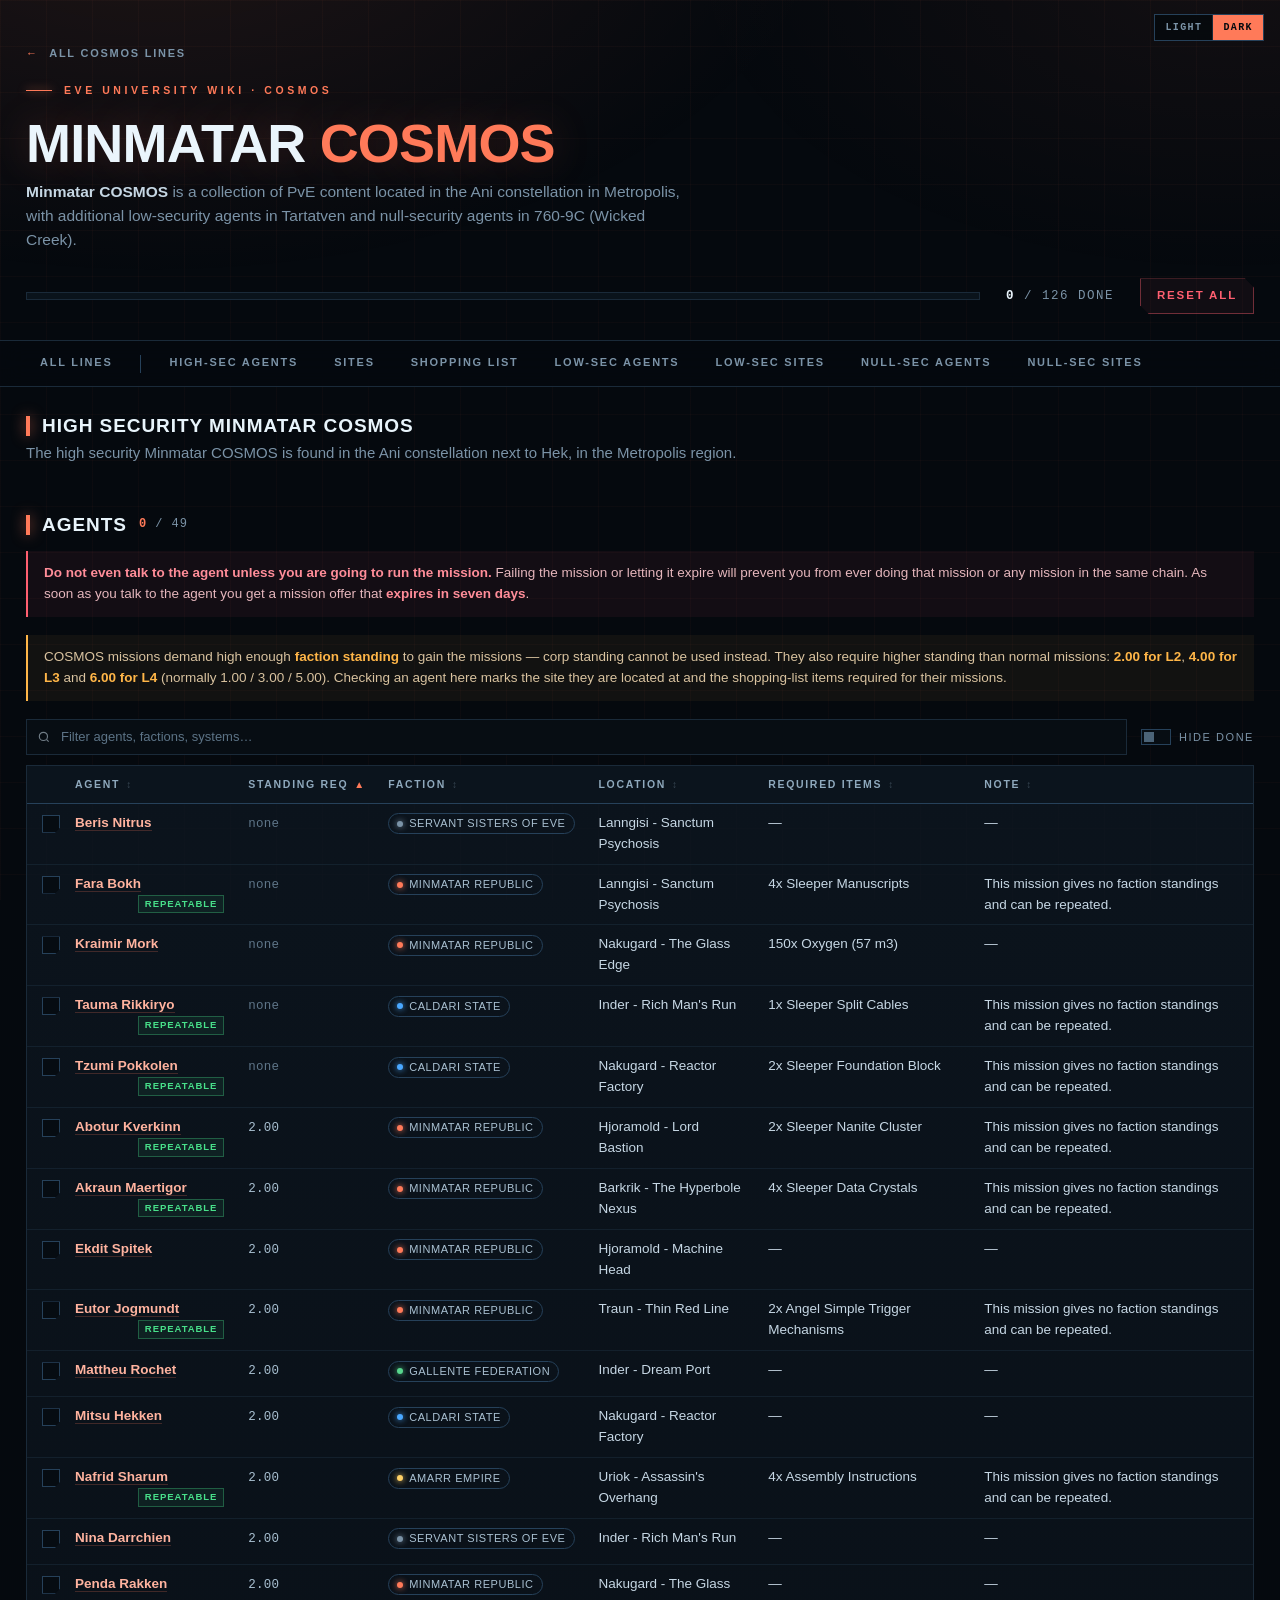
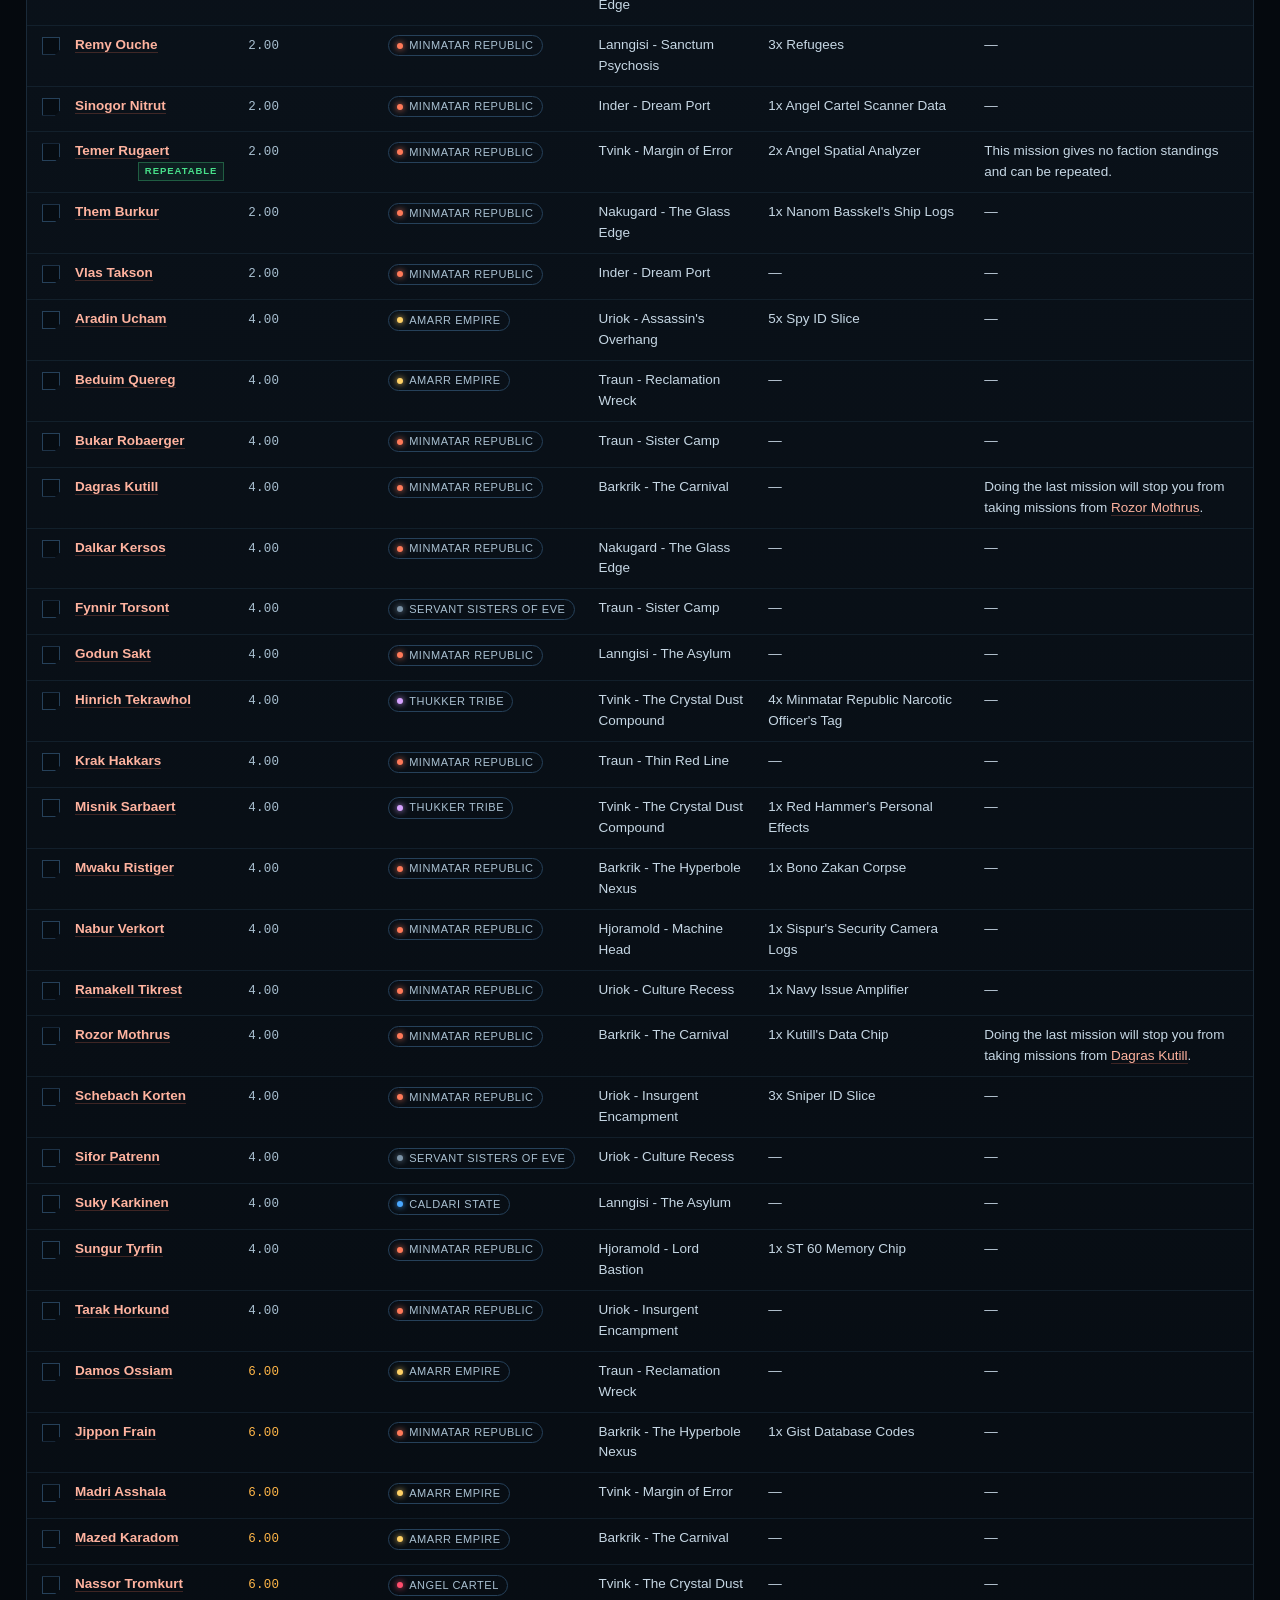
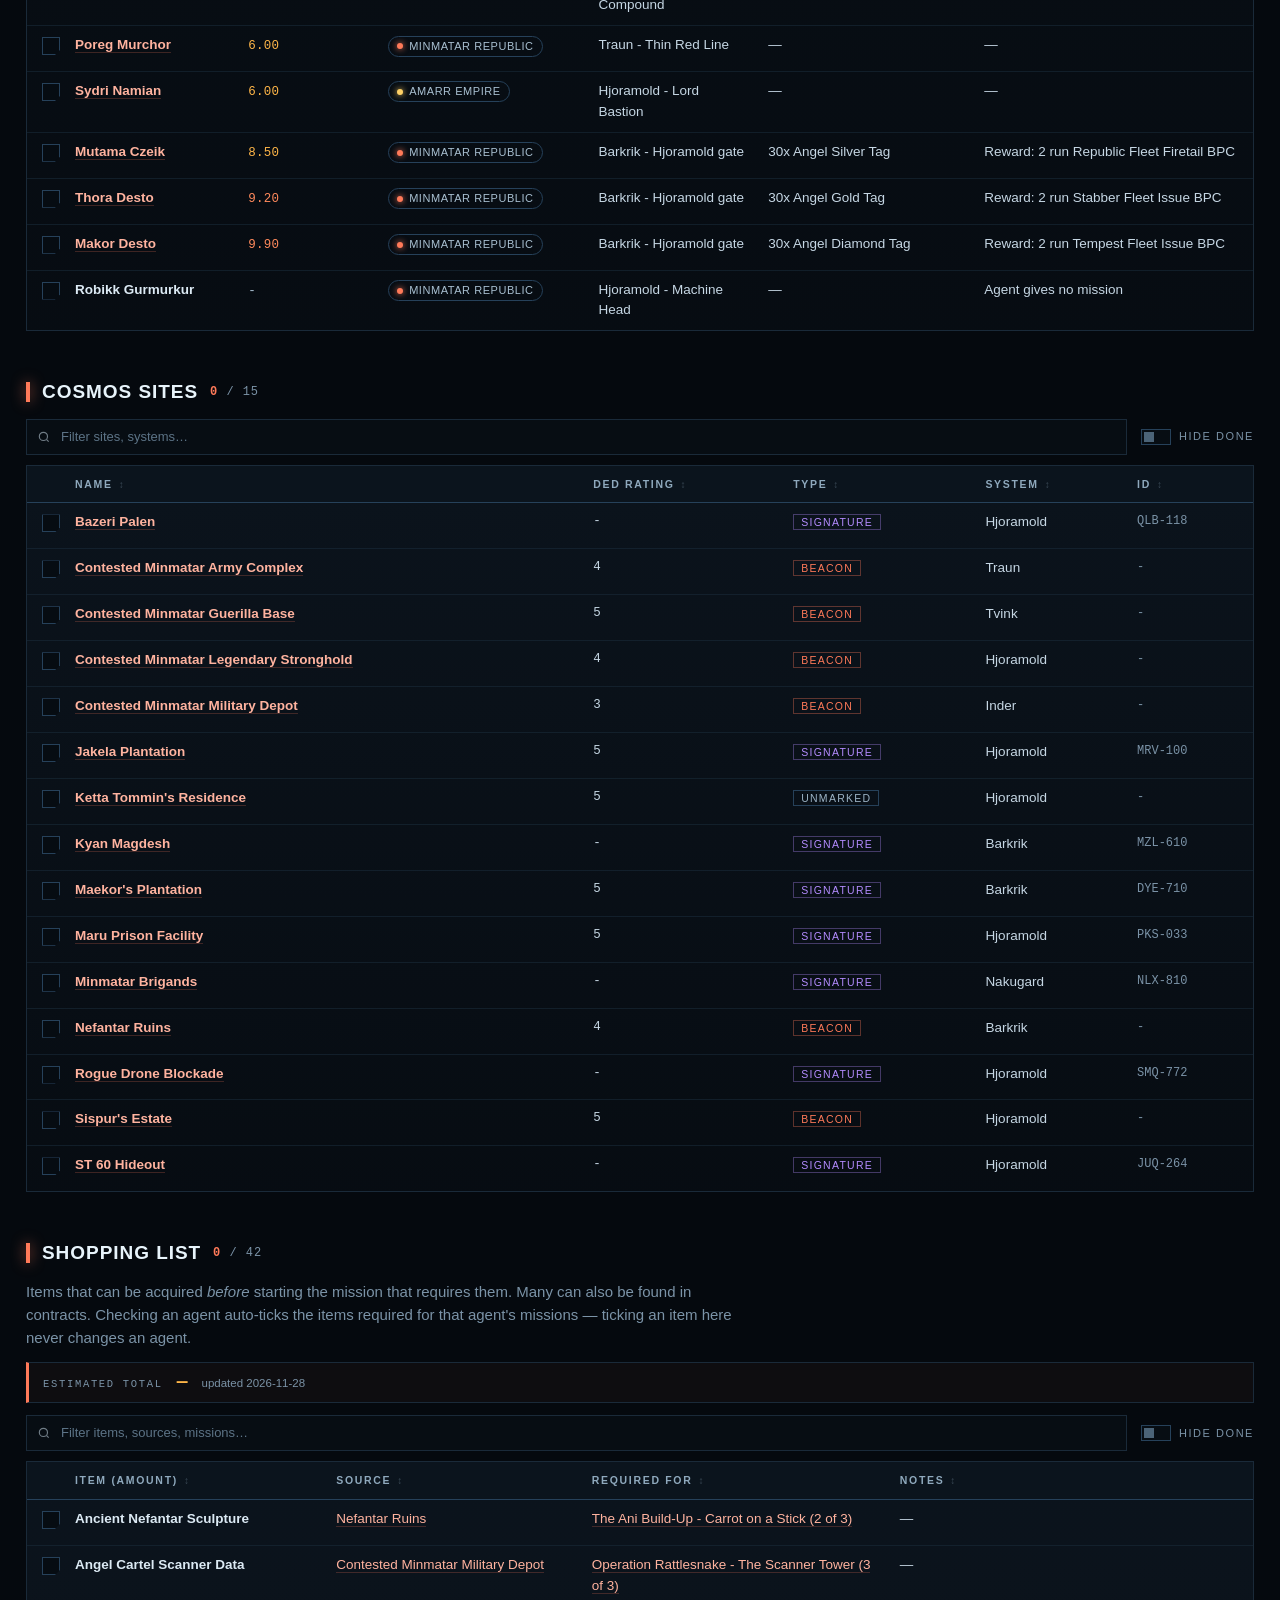
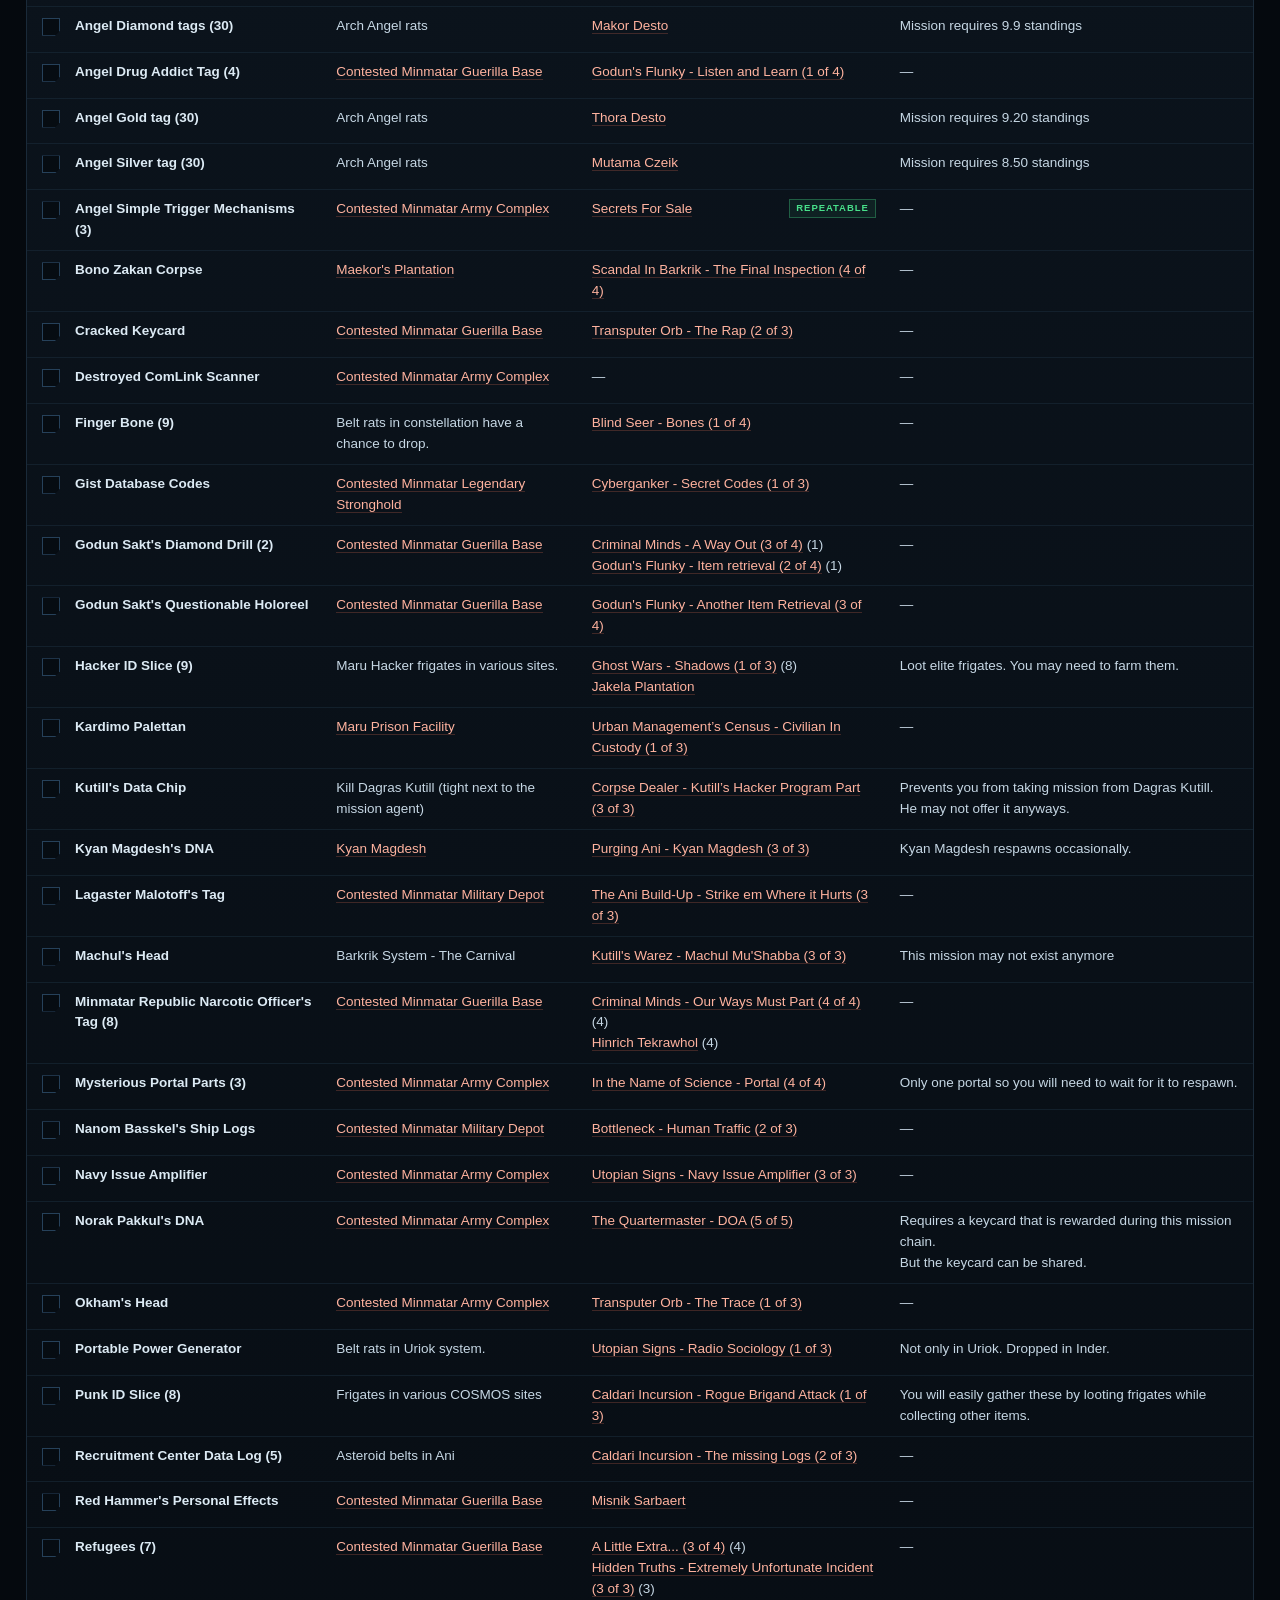
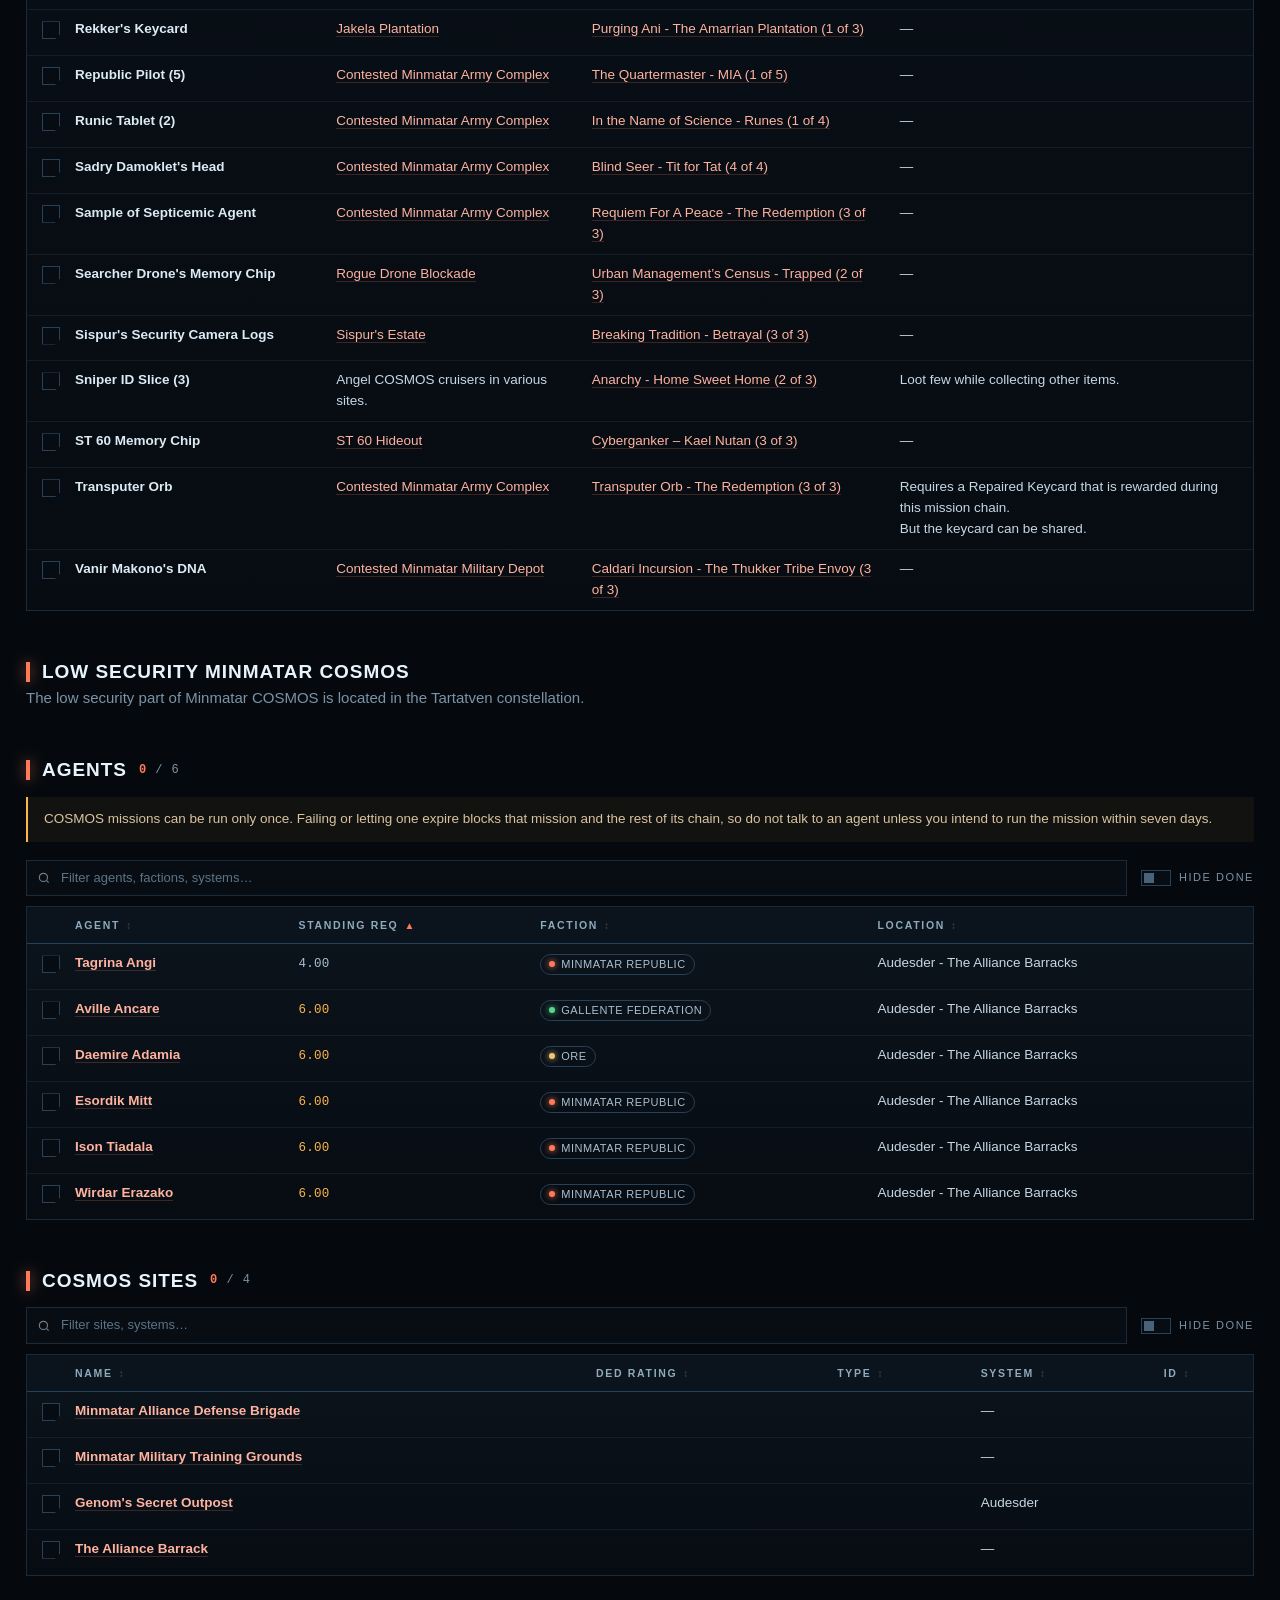
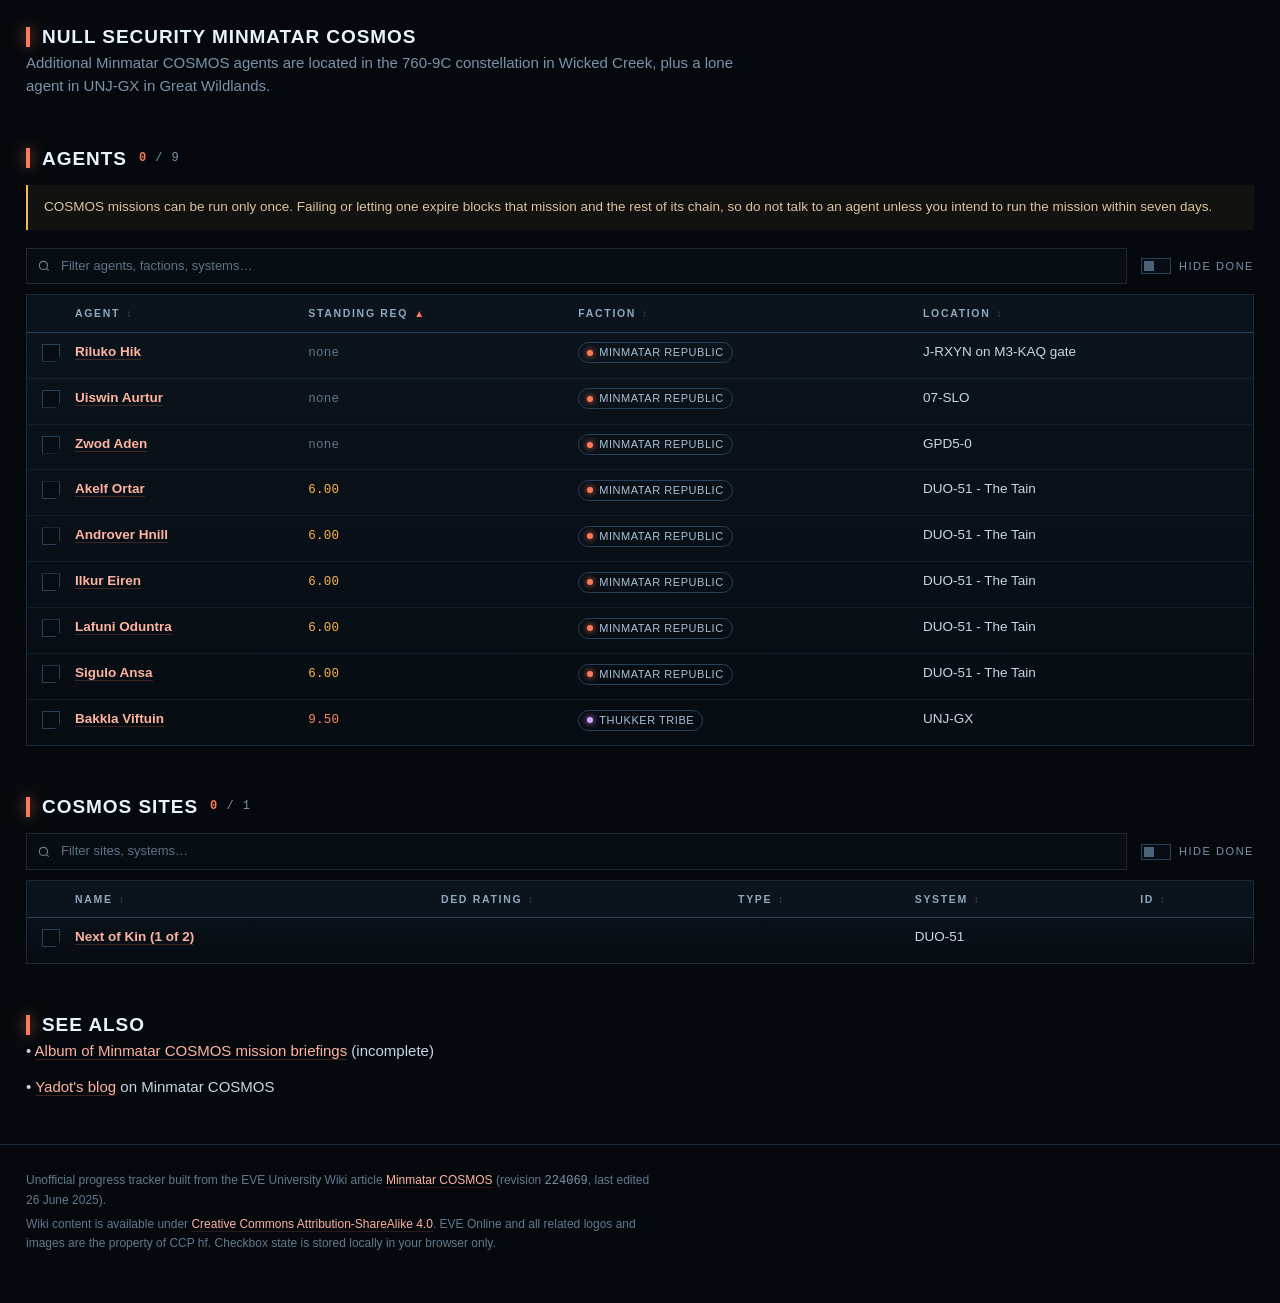
<file: cosmos/minmatar-cosmos.html>
<!DOCTYPE html>
<html lang="en">
<head>
<meta charset="utf-8">
<meta name="viewport" content="width=device-width, initial-scale=1">
<title>Minmatar COSMOS — Mission Tracker</title>
<meta name="description" content="Minmatar COSMOS agent, site and shopping-list tracker with persistent progress checkboxes.">
<script>try{if(localStorage.getItem('evetools.theme')==='light')document.documentElement.setAttribute('data-theme','light');}catch(e){}</script>
<link rel="icon" href="data:image/svg+xml,%3Csvg xmlns='http://www.w3.org/2000/svg' viewBox='0 0 32 32'%3E%3Crect width='32' height='32' fill='%23050a0e'/%3E%3Cpath d='M6 24 16 6l10 18-10-4z' fill='none' stroke='%23ff7a59' stroke-width='2'/%3E%3C/svg%3E">
<style>
*,*::before,*::after{box-sizing:border-box}
:root{
  --bg:#05090e;--bg2:#080e15;--panel:#0b131c;--panel2:#0e1823;
  --line:#1a2a39;--line2:#26415a;--text:#c6d7e4;--dim:#7b93a7;
  --cyan:#ff7a59;--cyan2:#ffb39f;--green:#48e08a;--amber:#ffb648;
  --red:#ff5f70;--violet:#b48cff;
  --mono:ui-monospace,SFMono-Regular,"Cascadia Mono","Roboto Mono",Menlo,Consolas,monospace;
}
html{scroll-behavior:smooth;scroll-padding-top:104px}
body{
  margin:0;font-family:"Segoe UI",Inter,Roboto,"Helvetica Neue",Arial,sans-serif;
  background:var(--bg);color:var(--text);font-size:15px;line-height:1.55;
  -webkit-font-smoothing:antialiased;text-rendering:optimizeLegibility;
}
body::before{
  content:"";position:fixed;inset:0;z-index:0;pointer-events:none;
  background:
    radial-gradient(1100px 620px at 12% -12%,rgba(255,122,89,.11),transparent 62%),
    radial-gradient(900px 520px at 96% -4%,rgba(255,122,89,.06),transparent 60%),
    linear-gradient(rgba(255,122,89,.032) 1px,transparent 1px),
    linear-gradient(90deg,rgba(255,122,89,.032) 1px,transparent 1px);
  background-size:auto,auto,46px 46px,46px 46px;
}
a{color:var(--cyan2);text-decoration:none;border-bottom:1px solid rgba(255,122,89,.22);transition:color .15s,border-color .15s}
a:hover{color:#fff;border-bottom-color:var(--cyan)}
.wrap{max-width:1300px;margin:0 auto;padding:0 26px;position:relative;z-index:1}
.sr-only{position:absolute;width:1px;height:1px;padding:0;margin:-1px;overflow:hidden;clip:rect(0 0 0 0);white-space:nowrap;border:0}

/* ---------- header ---------- */
.backlink{
  display:inline-block;margin:0 0 20px;font-size:11px;font-weight:600;letter-spacing:.16em;
  text-transform:uppercase;color:var(--dim);border:0;
}
.backlink:hover{color:var(--cyan2)}
.backlink span{color:var(--cyan);margin-right:6px}
.top{padding:40px 0 26px}
.eyebrow{display:flex;align-items:center;gap:12px;font-size:10.5px;letter-spacing:.34em;text-transform:uppercase;color:var(--cyan);font-weight:600}
.eyebrow::before{content:"";width:26px;height:1px;background:var(--cyan);box-shadow:0 0 10px var(--cyan)}
h1{
  margin:.32em 0 .18em;font-size:clamp(30px,4.6vw,54px);line-height:1.02;font-weight:700;
  letter-spacing:-.015em;text-transform:uppercase;color:#eaf5fc;
  text-shadow:0 0 42px rgba(255,122,89,.22);
}
h1 em{font-style:normal;color:var(--cyan)}
.lede{max-width:78ch;color:var(--dim);font-size:15.5px;margin:0}
.lede strong{color:var(--text);font-weight:600}
.hud{display:flex;flex-wrap:wrap;align-items:center;gap:14px 26px;margin-top:26px}
.meter{position:relative;flex:1 1 280px;min-width:220px;height:8px;background:#0a131b;border:1px solid var(--line);overflow:hidden}
.meter i{display:block;height:100%;width:0;background:linear-gradient(90deg,#b23a1f,var(--cyan) 70%,#ffd9cf);box-shadow:0 0 16px rgba(255,122,89,.55);transition:width .35s ease}
.hud-stat{font-family:var(--mono);font-size:12.5px;letter-spacing:.12em;color:var(--dim);text-transform:uppercase;white-space:nowrap}
.hud-stat b{color:#eaf5fc;font-weight:600}
.btn{
  appearance:none;cursor:pointer;font:inherit;font-size:11.5px;font-weight:600;letter-spacing:.16em;
  text-transform:uppercase;color:var(--cyan);background:rgba(255,122,89,.06);
  border:1px solid rgba(255,122,89,.4);padding:8px 16px;border-radius:0;
  clip-path:polygon(0 0,calc(100% - 9px) 0,100% 9px,100% 100%,9px 100%,0 calc(100% - 9px));
  transition:background .15s,color .15s,box-shadow .15s;
}
.btn:hover{background:rgba(255,122,89,.16);color:#fff;box-shadow:0 0 18px rgba(255,122,89,.25)}
.btn.danger{color:var(--red);border-color:rgba(255,95,112,.4);background:rgba(255,95,112,.05)}
.btn.danger:hover{background:rgba(255,95,112,.14);box-shadow:0 0 18px rgba(255,95,112,.2)}
.btn:focus-visible{outline:2px solid var(--cyan2);outline-offset:2px}

/* ---------- nav ---------- */
.nav{position:sticky;top:0;z-index:20;background:rgba(5,9,14,.86);backdrop-filter:blur(12px);border-top:1px solid var(--line);border-bottom:1px solid var(--line)}
.nav .wrap{display:flex;align-items:center;gap:8px;overflow-x:auto;padding-top:0;padding-bottom:0;scrollbar-width:none}
.nav .wrap::-webkit-scrollbar{display:none}
.nav a{
  flex:0 0 auto;border:0;padding:13px 14px;font-size:11px;font-weight:600;letter-spacing:.16em;
  text-transform:uppercase;color:var(--dim);border-bottom:2px solid transparent;
}
.nav a:hover{color:var(--cyan2);border-bottom-color:rgba(255,122,89,.5);background:rgba(255,122,89,.05)}
.nav .sep{flex:0 0 auto;width:1px;height:18px;background:var(--line2);margin:0 6px}

/* ---------- sections ---------- */
main{padding:34px 0 60px}
.sec{margin:0 0 46px;scroll-margin-top:110px}
.sec.intro{padding-top:24px}
.sec-head{display:flex;flex-wrap:wrap;align-items:flex-end;justify-content:space-between;gap:10px 20px;margin-bottom:12px}
h2{display:flex;align-items:center;gap:12px;margin:0;font-size:19px;letter-spacing:.05em;text-transform:uppercase;color:#e8f4fb;font-weight:600}
h2::before{content:"";width:4px;height:20px;background:var(--cyan);box-shadow:0 0 14px rgba(255,122,89,.7)}
h2 .count{font-family:var(--mono);font-size:12px;letter-spacing:.08em;color:var(--dim);font-weight:400}
h2 .count b{color:var(--cyan);font-weight:600}
h3{margin:26px 0 10px;font-size:15px;letter-spacing:.1em;text-transform:uppercase;color:var(--cyan2);font-weight:600}
p{margin:0 0 12px;max-width:88ch}
.muted{color:var(--dim)}
.note{
  margin:0 0 18px;padding:12px 16px;background:rgba(255,182,72,.055);
  border-left:2px solid var(--amber);color:#d9c3a0;font-size:13.5px;max-width:none;
}
.note strong{color:var(--amber)}
.danger-note{
  margin:0 0 18px;padding:12px 16px;background:rgba(255,95,112,.06);
  border-left:2px solid var(--red);color:#e6b7bd;font-size:13.5px;max-width:none;
}
.danger-note strong{color:#ff8d99}

/* ---------- toolbar ---------- */
.toolbar{display:flex;flex-wrap:wrap;align-items:center;gap:10px 14px;margin:0 0 10px}
/* ---------- price summary ---------- */
.cost-summary{
  display:flex;flex-wrap:wrap;align-items:baseline;gap:6px 14px;
  margin:0 0 12px;padding:10px 14px;border:1px solid var(--line);
  border-left:3px solid var(--cyan);background:rgba(var(--accent-rgb),.04);
  font-size:12px;color:var(--dim);
}
.cost-summary .cost-label{font-family:var(--mono);font-size:10.5px;letter-spacing:.16em;text-transform:uppercase;color:var(--dim)}
.cost-summary .cost-value{font-family:var(--mono);font-size:18px;line-height:1.1;color:var(--cyan2)}
.cost-summary .cost-meta{font-size:11.5px;color:var(--dim)}
.cost-summary .cost-meta b{color:var(--text)}
.cost-summary.partial .cost-value{color:var(--amber)}

.search{
  flex:1 1 240px;min-width:180px;display:flex;align-items:center;gap:8px;
  background:#070d13;border:1px solid var(--line);padding:6px 10px;
}
.search svg{flex:0 0 auto;opacity:.55}
.search input{
  flex:1;background:none;border:0;outline:none;color:var(--text);font:inherit;font-size:13px;min-width:0;
}
.search input::placeholder{color:#5c7386}
.search:focus-within{border-color:var(--line2);box-shadow:0 0 0 1px rgba(255,122,89,.2)}
.toggle{display:inline-flex;align-items:center;gap:8px;cursor:pointer;font-size:11px;letter-spacing:.14em;text-transform:uppercase;color:var(--dim);user-select:none}
.toggle input{position:absolute;opacity:0;width:1px;height:1px}
.toggle .sw{width:30px;height:16px;border:1px solid var(--line2);background:#070d13;position:relative;transition:.18s}
.toggle .sw::after{content:"";position:absolute;top:2px;left:2px;width:10px;height:10px;background:#4b6377;transition:.18s}
.toggle input:checked + .sw{border-color:rgba(255,122,89,.6);background:rgba(255,122,89,.12)}
.toggle input:checked + .sw::after{left:16px;background:var(--cyan);box-shadow:0 0 10px var(--cyan)}
.toggle input:focus-visible + .sw{outline:2px solid var(--cyan2);outline-offset:2px}

/* ---------- tables ---------- */
.tbl-wrap{border:1px solid var(--line);background:linear-gradient(180deg,rgba(14,24,35,.72),rgba(8,14,21,.72));overflow:auto;max-height:none}
table{width:100%;border-collapse:collapse;font-size:13.5px;min-width:720px}
thead th{
  position:sticky;top:0;z-index:3;background:#0b141d;text-align:left;font-weight:600;
  font-size:10.5px;letter-spacing:.16em;text-transform:uppercase;color:#8fa9bd;
  padding:10px 12px;border-bottom:1px solid var(--line2);white-space:nowrap;
}
tbody td{padding:9px 12px;border-bottom:1px solid rgba(26,42,57,.6);vertical-align:top}
tbody tr:last-child td{border-bottom:0}
tbody tr{transition:background .12s}
tbody tr:hover{background:rgba(255,122,89,.045)}
tbody tr.done{background:rgba(72,224,138,.025)}
tbody tr.done:hover{background:rgba(72,224,138,.055)}
tbody tr.done > td{opacity:.56}
tbody tr.done > td.chk-cell,tbody tr.done > td.main,tbody tr.done .badge{opacity:1}
tbody tr.done > td.main a{text-decoration:line-through;text-decoration-color:rgba(72,224,138,.55);text-decoration-thickness:1px}
td.main{font-weight:600;color:#dceaf4}
td.main .sub{display:block;font-weight:400;font-size:12px;color:var(--dim);margin-top:1px}
td.chk-cell{width:36px;padding-right:0;text-align:center}
th.chk-cell{width:36px;padding-right:0}
.num{font-family:var(--mono);font-variant-numeric:tabular-nums;font-size:12.5px;letter-spacing:.02em;white-space:nowrap}
.standing{color:#a9c0d1}
.standing.high{color:var(--amber)}
.standing.max{color:#ff8a5c}
.standing.none{color:#5f7689}
.mono{font-family:var(--mono);font-size:12px;color:var(--dim)}
.nowrap{white-space:nowrap}

/* checkboxes */
.chk{display:inline-flex;position:relative;line-height:0;cursor:pointer;padding:2px}
.chk input{position:absolute;opacity:0;width:1px;height:1px}
.chk .box{
  width:18px;height:18px;display:block;position:relative;background:#060c12;
  border:1px solid var(--line2);transition:background .15s,border-color .15s,box-shadow .15s;
  clip-path:polygon(0 0,100% 0,100% calc(100% - 5px),calc(100% - 5px) 100%,0 100%);
}
.chk input:checked + .box{background:rgba(72,224,138,.14);border-color:rgba(72,224,138,.85);box-shadow:0 0 12px rgba(72,224,138,.25)}
.chk input:checked + .box::after{
  content:"";position:absolute;left:5px;top:1px;width:5px;height:10px;
  border-right:2px solid var(--green);border-bottom:2px solid var(--green);transform:rotate(40deg);
}
tr.derived .chk .box{border-color:rgba(255,122,89,.8);background:rgba(255,122,89,.13);box-shadow:0 0 12px rgba(255,122,89,.28)}
tr.derived .chk input:checked + .box::after{border-color:var(--cyan)}
.chk input:focus-visible + .box{outline:2px solid var(--cyan2);outline-offset:2px}
.chk:hover .box{border-color:var(--cyan)}

/* badges */
.badge{
  display:inline-block;margin-left:8px;padding:1px 6px;font-size:9.5px;font-weight:600;
  letter-spacing:.1em;text-transform:uppercase;float:right;white-space:nowrap;
  color:var(--cyan);background:rgba(255,122,89,.08);border:1px solid rgba(255,122,89,.3);
}
.badge.manual{color:var(--green);background:rgba(72,224,138,.07);border-color:rgba(72,224,138,.3)}
.badge.chain{color:var(--violet);background:rgba(180,140,255,.08);border-color:rgba(180,140,255,.32)}
.tag{
  display:inline-block;padding:1px 6px;font-size:9.5px;font-weight:600;
  letter-spacing:.1em;text-transform:uppercase;white-space:nowrap;
}
.tags{display:inline-flex;flex-wrap:wrap;align-items:center;gap:4px;margin-left:8px;vertical-align:middle;float:right}
.tag.src{color:var(--cyan);background:rgba(255,122,89,.07);border:1px solid rgba(255,122,89,.3)}
.tag.src.alt{color:var(--violet);background:rgba(180,140,255,.08);border:1px solid rgba(180,140,255,.32)}
.tag.rep{color:var(--green);background:rgba(72,224,138,.07);border:1px solid rgba(72,224,138,.32)}

/* faction chips */
.chip{
  display:inline-flex;align-items:center;gap:6px;padding:1px 8px;font-size:11px;letter-spacing:.05em;
  text-transform:uppercase;color:#a9c0d1;border:1px solid var(--line2);border-radius:99px;white-space:nowrap;
}
.chip::before{content:"";width:6px;height:6px;border-radius:50%;background:#7b93a7;box-shadow:0 0 6px currentColor}
.f-caldari::before{background:#4aa8ff;color:#4aa8ff}
.f-amarr::before{background:#ffd166;color:#ffd166}
.f-minmatar::before{background:#ff7a59;color:#ff7a59}
.f-angel::before{background:#ff4d6d;color:#ff4d6d}
.f-guristas::before{background:#b48cff;color:#b48cff}
.f-interbus::before{background:#48e08a;color:#48e08a}
.f-other::before{background:#7b93a7;color:#7b93a7}

/* type pills */
.type{font-size:10.5px;letter-spacing:.12em;text-transform:uppercase;color:#9db4c6;border:1px solid var(--line2);padding:1px 7px}
.type.sig{color:var(--violet);border-color:rgba(180,140,255,.35)}
.type.beacon{color:var(--cyan);border-color:rgba(255,122,89,.35)}

/* hidden / filtered */
table.hide-done tbody tr.done{display:none}
tbody tr[hidden]{display:none}
.empty{display:none;padding:18px 14px;color:var(--dim);font-size:13px}
.tbl-wrap.is-empty .empty{display:block}

/* footer */
footer{border-top:1px solid var(--line);padding:26px 0 44px;color:#62798c;font-size:12px;position:relative;z-index:1}
footer p{margin:0 0 6px;max-width:95ch}
footer a{border-bottom-color:rgba(255,122,89,.15)}

/* ---------- responsive ---------- */
@media (max-width:820px){
  .wrap{padding:0 16px}
  .top{padding:28px 0 20px}
  .tbl-wrap{border:0;background:none;overflow:visible}
  table{min-width:0;display:block}
  thead{display:none}
  tbody{display:block}
  tbody tr{display:block;border:1px solid var(--line);background:rgba(14,24,35,.8);margin:0 0 10px;padding:6px 10px 8px}
  tbody tr:last-child{margin-bottom:0}
  tbody td{display:block;padding:5px 0;border:0}
  tbody td::before{
    content:attr(data-label);display:block;font-size:9.5px;letter-spacing:.14em;
    text-transform:uppercase;color:#5f7689;margin-bottom:2px;
  }
  tbody td.chk-cell{position:absolute;top:10px;right:11px;padding:0}
  tbody tr{position:relative;padding:9px 46px 10px 12px}
  tbody td.chk-cell::before{content:none}
  td.main{font-size:14px}
  .tags{display:flex;justify-content:flex-end;margin:6px 0 0}
  h2{font-size:16px}
  .hud{gap:12px 18px}
}
@media (prefers-reduced-motion:reduce){
  html{scroll-behavior:auto}
  *{transition:none!important;animation:none!important}
}
@media print{
  body{background:#fff;color:#111}
  body::before,.nav,.toolbar,.hud .btn,.hud .meter{display:none}
  .wrap{max-width:none;padding:0}
  h1,h2,td.main{color:#000}
  .tbl-wrap{border-color:#bbb;background:none;overflow:visible}
  table{min-width:0}
  thead th{position:static;background:#eee;color:#000;border-color:#bbb}
  tbody td{border-color:#ddd}
  a{color:#000;border:0}
  tr.done{opacity:1}
  tr.done > td{opacity:1}
  table.hide-done tbody tr.done{display:table-row}
  tbody tr[hidden]{display:table-row}
  .badge{color:#000;border-color:#999}
}

/* faction chips used by the additional COSMOS lines */
.f-gallente::before{background:#58d68d;color:#58d68d}
.f-blood::before{background:#ff4d6d;color:#ff4d6d}
.f-serpentis::before{background:#2ed3c6;color:#2ed3c6}
.f-syndicate::before{background:#9fb4c6;color:#9fb4c6}
.f-ore::before{background:#f0c674;color:#f0c674}
.f-thukker::before{background:#d7a3ff;color:#d7a3ff}
.f-khanid::before{background:#ffcf70;color:#ffcf70}
.f-ammatar::before{background:#c9a227;color:#c9a227}
:root{--accent-rgb:255,122,89;--cyan:#ff7a59;--cyan2:#ffb39f;}
html[data-theme="light"]{--cyan:#b23a1f;--cyan2:#8c2a14;--accent-rgb:178,58,31;}

/* ---------- light theme ---------- */
html[data-theme="light"]{
  --bg:#f3f3f0;--bg2:#e9e9e4;--panel:#ffffff;--panel2:#f7f7f3;
  --line:#d2d2ca;--line2:#b6b6ac;--text:#1c1c1a;--dim:#5f5f58;
}
html[data-theme="light"] body{background:var(--bg);color:var(--text)}
html[data-theme="light"] body::before{
  background:
    radial-gradient(1100px 620px at 12% -12%,rgba(var(--accent-rgb),.13),transparent 62%),
    radial-gradient(900px 520px at 96% -4%,rgba(var(--accent-rgb),.07),transparent 60%),
    linear-gradient(rgba(0,0,0,.035) 1px,transparent 1px),
    linear-gradient(90deg,rgba(0,0,0,.035) 1px,transparent 1px);
  background-size:auto,auto,46px 46px,46px 46px;
}
html[data-theme="light"] .nav{background:rgba(243,243,240,.9)}
html[data-theme="light"] a:hover{color:#000}
html[data-theme="light"] h1,
html[data-theme="light"] h2,
html[data-theme="light"] .hud-stat b,
html[data-theme="light"] td.main{color:#111}
html[data-theme="light"] h1{text-shadow:0 0 42px rgba(var(--accent-rgb),.18)}
html[data-theme="light"] .btn{background:rgba(0,0,0,.035);border-color:rgba(0,0,0,.25)}
html[data-theme="light"] .btn:hover{background:rgba(0,0,0,.08);color:#000;box-shadow:none}
html[data-theme="light"] .btn.danger{background:rgba(255,95,112,.08)}
html[data-theme="light"] .nav a:hover{background:rgba(0,0,0,.05)}
html[data-theme="light"] .meter{background:#e2e2dc}
html[data-theme="light"] .search,
html[data-theme="light"] .toggle .sw{background:#fff}
html[data-theme="light"] .search input{color:var(--text)}
html[data-theme="light"] .search input::placeholder{color:#888}
html[data-theme="light"] .toggle .sw::after{background:#8a8a82}
html[data-theme="light"] .tbl-wrap{background:linear-gradient(180deg,rgba(255,255,255,.92),rgba(248,248,245,.92))}
html[data-theme="light"] thead th{background:#e9e9e4;color:#4b4b45;border-bottom-color:var(--line2)}
html[data-theme="light"] tbody td{border-bottom-color:rgba(0,0,0,.08)}
html[data-theme="light"] tbody tr:hover{background:rgba(var(--accent-rgb),.07)}
html[data-theme="light"] .standing{color:#38454c}
html[data-theme="light"] .standing.none{color:#888}
html[data-theme="light"] .chk .box{background:#fff;border-color:#9a9a92}
html[data-theme="light"] .chip{color:#333;border-color:#c0c0b8}
html[data-theme="light"] .type{color:#444;border-color:#c0c0b8}
html[data-theme="light"] footer{color:#666}
html[data-theme="light"] .note{background:rgba(255,182,72,.14);color:#76541c}
html[data-theme="light"] .danger-note{background:rgba(255,95,112,.1);color:#7d2330}
html[data-theme="light"] .danger-note strong{color:#b21f34}
html[data-theme="light"] .theme-switch{background:rgba(255,255,255,.88);border-color:#b6b6ac}
html[data-theme="light"] tbody tr{background:rgba(255,255,255,.82)}
html[data-theme="light"] .card{
  border-color:rgba(var(--card-rgb),.35);
  background:linear-gradient(180deg,rgba(255,255,255,.96),rgba(247,247,243,.96));
}
html[data-theme="light"] .card::before{background:var(--card);box-shadow:none}
html[data-theme="light"] .card h3{color:#111}
html[data-theme="light"] .card h3 span{color:var(--card)}
html[data-theme="light"] .card .loc,
html[data-theme="light"] .card .stats,
html[data-theme="light"] .card .flag{color:#5f5f58}
html[data-theme="light"] .card .stats b{color:var(--card)}
html[data-theme="light"] .card .btn{color:var(--card);border-color:rgba(var(--card-rgb),.45);background:rgba(var(--card-rgb),.06)}
html[data-theme="light"] .card .btn:hover{background:rgba(var(--card-rgb),.14);color:var(--bg);box-shadow:none}
html[data-theme="light"] .pill{color:#444;border-color:#b6b6ac}
html[data-theme="light"] .pill.high{color:#1f7a45;border-color:#1f7a45}
html[data-theme="light"] .pill.low{color:#8a5f00;border-color:#8a5f00}
html[data-theme="light"] .pill.null,html[data-theme="light"] .pill.pirate{color:#b81f3c;border-color:#b81f3c}
html[data-theme="light"] .card.c-amarr{--card:#8a5f00;--card-rgb:138,95,0}
html[data-theme="light"] .card.c-caldari{--card:#006a99;--card-rgb:0,106,153}
html[data-theme="light"] .card.c-gallente{--card:#1f7a45;--card-rgb:31,122,69}
html[data-theme="light"] .card.c-minmatar{--card:#b23a1f;--card-rgb:178,58,31}
html[data-theme="light"] .card.c-angel{--card:#b81f3c;--card-rgb:184,31,60}
html[data-theme="light"] .card.c-blood-raider{--card:#a52a1f;--card-rgb:165,42,31}
html[data-theme="light"] .card.c-guristas{--card:#6b45c4;--card-rgb:107,69,196}
html[data-theme="light"] .card.c-serpentis{--card:#0b7d75;--card-rgb:11,125,117}

/* ---------- color theme switch ---------- */
.theme-switch{
  position:absolute;top:14px;right:16px;z-index:90;display:flex;
  border:1px solid var(--line2);background:rgba(5,9,14,.78);
  backdrop-filter:blur(10px);
}
.theme-switch button{
  appearance:none;background:none;border:0;color:var(--dim);font-family:var(--mono);
  font-size:10px;font-weight:600;letter-spacing:.14em;text-transform:uppercase;
  padding:7px 10px;cursor:pointer;transition:background .15s,color .15s;
}
.theme-switch button + button{border-left:1px solid var(--line)}
.theme-switch button:hover{color:var(--cyan2)}
.theme-switch button[aria-pressed="true"]{color:var(--bg);background:var(--cyan)}
.theme-switch button:focus-visible{outline:2px solid var(--cyan2);outline-offset:2px}
@media (max-width:820px){
  .theme-switch{top:10px;right:10px}
  .theme-switch button{padding:6px 8px;font-size:9px}
  .top{padding-top:48px}
}
</style>
<link rel="stylesheet" href="tablesort.css">
<script src="tablesort.js" defer></script>
<script src="costs.js" defer></script>
</head>
<body>
<div class="theme-switch" role="group" aria-label="Color theme">
  <button type="button" data-theme-set="light" aria-pressed="false">Light</button>
  <button type="button" data-theme-set="dark" aria-pressed="true">Dark</button>
</div>

<header class="top">
  <div class="wrap">
    <a class="backlink" href="index.html"><span aria-hidden="true">&larr;</span> All COSMOS lines</a>
    <div class="eyebrow">EVE University Wiki &middot; COSMOS</div>
    <h1>Minmatar <em>COSMOS</em></h1>
    <p class="lede"><strong>Minmatar COSMOS</strong> is a collection of PvE content located in the Ani constellation in Metropolis, with additional low-security agents in Tartatven and null-security agents in 760-9C (Wicked Creek).</p>

    <div class="hud">
      <div class="meter" role="progressbar" aria-label="Overall completion" aria-valuemin="0" aria-valuemax="100" aria-valuenow="0" id="global-meter"><i></i></div>
      <div class="hud-stat" id="global-stat"><b>0</b> / 0 done</div>
      <button class="btn danger" id="reset-all" type="button">Reset all</button>
    </div>
  </div>
</header>

<nav class="nav" aria-label="Sections">
  <div class="wrap">
    <a href="index.html">All lines</a>
    <span class="sep" aria-hidden="true"></span>
    <a href="#agents-high">High-sec Agents</a>
    <a href="#sites-high">Sites</a>
    <a href="#shopping">Shopping list</a>
    <a href="#agents-low">Low-sec Agents</a>
    <a href="#sites-low">Low-sec Sites</a>
    <a href="#agents-null">Null-sec Agents</a>
    <a href="#sites-null">Null-sec Sites</a>
  </div>
</nav>

<noscript>
  <div class="wrap">
    <p class="note">JavaScript is disabled &mdash; checkboxes will still render, but progress will not be saved and the mission &rarr; site/shopping links will not work.</p>
  </div>
</noscript>

<main class="wrap">

  <section class="sec intro" id="high-sec">
    <h2>High security Minmatar COSMOS</h2>
    <p class="muted">The high security Minmatar COSMOS is found in the Ani constellation next to Hek, in the Metropolis region.</p>
  </section>


  <section class="sec" id="agents-high">
    <div class="sec-head">
      <h2>Agents <span class="count" data-count="agents-high"><b>0</b> / 0</span></h2>
    </div>
    <div class="danger-note">
      <strong>Do not even talk to the agent unless you are going to run the mission.</strong>
      Failing the mission or letting it expire will prevent you from ever doing that mission or any mission in the same chain. As soon as you talk to the agent you get a mission offer that <strong>expires in seven days</strong>.
    </div>
    <p class="note">COSMOS missions demand high enough <strong>faction standing</strong> to gain the missions &mdash; corp standing cannot be used instead.
      They also require higher standing than normal missions: <strong>2.00 for L2</strong>, <strong>4.00 for L3</strong> and <strong>6.00 for L4</strong>
      (normally 1.00 / 3.00 / 5.00). Checking an agent here marks the site they are located at and the shopping-list items required for their missions.</p>
    <div class="toolbar">
      <label class="search">
        <svg width="14" height="14" viewBox="0 0 24 24" fill="none" stroke="currentColor" stroke-width="2" aria-hidden="true"><circle cx="11" cy="11" r="7"/><path d="m20 20-3.5-3.5"/></svg>
        <input type="search" placeholder="Filter agents, factions, systems…" aria-label="Filter agents" data-filter="agents-high">
      </label>
      <label class="toggle"><input type="checkbox" data-hide="agents-high"><span class="sw" aria-hidden="true"></span>Hide done</label>
    </div>

    <div class="tbl-wrap">
      <table data-kind="agent" data-scope="agents-high">
        <thead><tr>
          <th class="chk-cell"><span class="sr-only">Done</span></th>
          <th scope="col">Agent</th>
          <th scope="col">Standing req</th>
          <th scope="col">Faction</th>
          <th scope="col">Location</th>
          <th scope="col">Required items</th>
          <th scope="col">Note</th>
        </tr></thead>
        <tbody>
          <tr data-name="Abotur Kverkinn" data-system="Hjoramold" data-site="Lord Bastion">
            <td class="chk-cell"><label class="chk"><input type="checkbox" aria-label="Abotur Kverkinn done"><span class="box"></span></label></td>
            <td class="main" data-label="Agent"><a rel="noopener noreferrer" target="_blank" href="https://wiki.eveuniversity.org/Abotur_Kverkinn">Abotur Kverkinn</a> <span class="tags"><span class="tag rep" title="Offers the repeatable mission Too Good to be True">Repeatable</span></span></td>
            <td data-label="Standing"><span class="num standing">2.00</span></td>
            <td data-label="Faction"><span class="chip f-minmatar">Minmatar Republic</span></td>
            <td data-label="Location">Hjoramold - Lord Bastion</td>
            <td data-label="Required items">2x Sleeper Nanite Cluster</td>
            <td data-label="Note">This mission gives no faction standings and can be repeated.</td>
          </tr>
          <tr data-name="Akraun Maertigor" data-system="Barkrik" data-site="The Hyperbole Nexus">
            <td class="chk-cell"><label class="chk"><input type="checkbox" aria-label="Akraun Maertigor done"><span class="box"></span></label></td>
            <td class="main" data-label="Agent"><a rel="noopener noreferrer" target="_blank" href="https://wiki.eveuniversity.org/Akraun_Maertigor">Akraun Maertigor</a> <span class="tags"><span class="tag rep" title="Offers the repeatable mission The Lullaby">Repeatable</span></span></td>
            <td data-label="Standing"><span class="num standing">2.00</span></td>
            <td data-label="Faction"><span class="chip f-minmatar">Minmatar Republic</span></td>
            <td data-label="Location">Barkrik - The Hyperbole Nexus</td>
            <td data-label="Required items">4x Sleeper Data Crystals</td>
            <td data-label="Note">This mission gives no faction standings and can be repeated.</td>
          </tr>
          <tr data-name="Aradin Ucham" data-system="Uriok" data-site="Assassin&#x27;s Overhang">
            <td class="chk-cell"><label class="chk"><input type="checkbox" aria-label="Aradin Ucham done"><span class="box"></span></label></td>
            <td class="main" data-label="Agent"><a rel="noopener noreferrer" target="_blank" href="https://wiki.eveuniversity.org/Aradin_Ucham">Aradin Ucham</a></td>
            <td data-label="Standing"><span class="num standing">4.00</span></td>
            <td data-label="Faction"><span class="chip f-amarr">Amarr Empire</span></td>
            <td data-label="Location">Uriok - Assassin's Overhang</td>
            <td data-label="Required items">5x Spy ID Slice</td>
            <td data-label="Note">&mdash;</td>
          </tr>
          <tr data-name="Beduim Quereg" data-system="Traun" data-site="Reclamation Wreck">
            <td class="chk-cell"><label class="chk"><input type="checkbox" aria-label="Beduim Quereg done"><span class="box"></span></label></td>
            <td class="main" data-label="Agent"><a rel="noopener noreferrer" target="_blank" href="https://wiki.eveuniversity.org/Beduim_Quereg">Beduim Quereg</a></td>
            <td data-label="Standing"><span class="num standing">4.00</span></td>
            <td data-label="Faction"><span class="chip f-amarr">Amarr Empire</span></td>
            <td data-label="Location">Traun - Reclamation Wreck</td>
            <td data-label="Required items">&mdash;</td>
            <td data-label="Note">&mdash;</td>
          </tr>
          <tr data-name="Beris Nitrus" data-system="Lanngisi" data-site="Sanctum Psychosis">
            <td class="chk-cell"><label class="chk"><input type="checkbox" aria-label="Beris Nitrus done"><span class="box"></span></label></td>
            <td class="main" data-label="Agent"><a rel="noopener noreferrer" target="_blank" href="https://wiki.eveuniversity.org/Beris_Nitrus">Beris Nitrus</a></td>
            <td data-label="Standing"><span class="num standing none">none</span></td>
            <td data-label="Faction"><span class="chip f-other">Servant Sisters Of EVE</span></td>
            <td data-label="Location">Lanngisi - Sanctum Psychosis</td>
            <td data-label="Required items">&mdash;</td>
            <td data-label="Note">&mdash;</td>
          </tr>
          <tr data-name="Bukar Robaerger" data-system="Traun" data-site="Sister Camp">
            <td class="chk-cell"><label class="chk"><input type="checkbox" aria-label="Bukar Robaerger done"><span class="box"></span></label></td>
            <td class="main" data-label="Agent"><a rel="noopener noreferrer" target="_blank" href="https://wiki.eveuniversity.org/Bukar_Robaerger">Bukar Robaerger</a></td>
            <td data-label="Standing"><span class="num standing">4.00</span></td>
            <td data-label="Faction"><span class="chip f-minmatar">Minmatar Republic</span></td>
            <td data-label="Location">Traun - Sister Camp</td>
            <td data-label="Required items">&mdash;</td>
            <td data-label="Note">&mdash;</td>
          </tr>
          <tr data-name="Dagras Kutill" data-system="Barkrik" data-site="The Carnival">
            <td class="chk-cell"><label class="chk"><input type="checkbox" aria-label="Dagras Kutill done"><span class="box"></span></label></td>
            <td class="main" data-label="Agent"><a rel="noopener noreferrer" target="_blank" href="https://wiki.eveuniversity.org/Dagras_Kutill">Dagras Kutill</a></td>
            <td data-label="Standing"><span class="num standing">4.00</span></td>
            <td data-label="Faction"><span class="chip f-minmatar">Minmatar Republic</span></td>
            <td data-label="Location">Barkrik - The Carnival</td>
            <td data-label="Required items">&mdash;</td>
            <td data-label="Note">Doing the last mission will stop you from taking missions from <a rel="noopener noreferrer" target="_blank" href="https://wiki.eveuniversity.org/Rozor_Mothrus">Rozor Mothrus</a>.</td>
          </tr>
          <tr data-name="Dalkar Kersos" data-system="Nakugard" data-site="The Glass Edge">
            <td class="chk-cell"><label class="chk"><input type="checkbox" aria-label="Dalkar Kersos done"><span class="box"></span></label></td>
            <td class="main" data-label="Agent"><a rel="noopener noreferrer" target="_blank" href="https://wiki.eveuniversity.org/Dalkar_Kersos">Dalkar Kersos</a></td>
            <td data-label="Standing"><span class="num standing">4.00</span></td>
            <td data-label="Faction"><span class="chip f-minmatar">Minmatar Republic</span></td>
            <td data-label="Location">Nakugard - The Glass Edge</td>
            <td data-label="Required items">&mdash;</td>
            <td data-label="Note">&mdash;</td>
          </tr>
          <tr data-name="Damos Ossiam" data-system="Traun" data-site="Reclamation Wreck">
            <td class="chk-cell"><label class="chk"><input type="checkbox" aria-label="Damos Ossiam done"><span class="box"></span></label></td>
            <td class="main" data-label="Agent"><a rel="noopener noreferrer" target="_blank" href="https://wiki.eveuniversity.org/Damos_Ossiam">Damos Ossiam</a></td>
            <td data-label="Standing"><span class="num standing high">6.00</span></td>
            <td data-label="Faction"><span class="chip f-amarr">Amarr Empire</span></td>
            <td data-label="Location">Traun - Reclamation Wreck</td>
            <td data-label="Required items">&mdash;</td>
            <td data-label="Note">&mdash;</td>
          </tr>
          <tr data-name="Ekdit Spitek" data-system="Hjoramold" data-site="Machine Head">
            <td class="chk-cell"><label class="chk"><input type="checkbox" aria-label="Ekdit Spitek done"><span class="box"></span></label></td>
            <td class="main" data-label="Agent"><a rel="noopener noreferrer" target="_blank" href="https://wiki.eveuniversity.org/Ekdit_Spitek">Ekdit Spitek</a></td>
            <td data-label="Standing"><span class="num standing">2.00</span></td>
            <td data-label="Faction"><span class="chip f-minmatar">Minmatar Republic</span></td>
            <td data-label="Location">Hjoramold - Machine Head</td>
            <td data-label="Required items">&mdash;</td>
            <td data-label="Note">&mdash;</td>
          </tr>
          <tr data-name="Eutor Jogmundt" data-system="Traun" data-site="Thin Red Line">
            <td class="chk-cell"><label class="chk"><input type="checkbox" aria-label="Eutor Jogmundt done"><span class="box"></span></label></td>
            <td class="main" data-label="Agent"><a rel="noopener noreferrer" target="_blank" href="https://wiki.eveuniversity.org/Eutor_Jogmundt">Eutor Jogmundt</a> <span class="tags"><span class="tag rep" title="Offers the repeatable mission Secrets For Sale">Repeatable</span></span></td>
            <td data-label="Standing"><span class="num standing">2.00</span></td>
            <td data-label="Faction"><span class="chip f-minmatar">Minmatar Republic</span></td>
            <td data-label="Location">Traun - Thin Red Line</td>
            <td data-label="Required items">2x Angel Simple Trigger Mechanisms</td>
            <td data-label="Note">This mission gives no faction standings and can be repeated.</td>
          </tr>
          <tr data-name="Fara Bokh" data-system="Lanngisi" data-site="Sanctum Psychosis">
            <td class="chk-cell"><label class="chk"><input type="checkbox" aria-label="Fara Bokh done"><span class="box"></span></label></td>
            <td class="main" data-label="Agent"><a rel="noopener noreferrer" target="_blank" href="https://wiki.eveuniversity.org/Fara_Bokh">Fara Bokh</a> <span class="tags"><span class="tag rep" title="Offers the repeatable mission Curiosity">Repeatable</span></span></td>
            <td data-label="Standing"><span class="num standing none">none</span></td>
            <td data-label="Faction"><span class="chip f-minmatar">Minmatar Republic</span></td>
            <td data-label="Location">Lanngisi - Sanctum Psychosis</td>
            <td data-label="Required items">4x Sleeper Manuscripts</td>
            <td data-label="Note">This mission gives no faction standings and can be repeated.</td>
          </tr>
          <tr data-name="Fynnir Torsont" data-system="Traun" data-site="Sister Camp">
            <td class="chk-cell"><label class="chk"><input type="checkbox" aria-label="Fynnir Torsont done"><span class="box"></span></label></td>
            <td class="main" data-label="Agent"><a rel="noopener noreferrer" target="_blank" href="https://wiki.eveuniversity.org/Fynnir_Torsont">Fynnir Torsont</a></td>
            <td data-label="Standing"><span class="num standing">4.00</span></td>
            <td data-label="Faction"><span class="chip f-other">Servant Sisters Of EVE</span></td>
            <td data-label="Location">Traun - Sister Camp</td>
            <td data-label="Required items">&mdash;</td>
            <td data-label="Note">&mdash;</td>
          </tr>
          <tr data-name="Godun Sakt" data-system="Lanngisi" data-site="The Asylum">
            <td class="chk-cell"><label class="chk"><input type="checkbox" aria-label="Godun Sakt done"><span class="box"></span></label></td>
            <td class="main" data-label="Agent"><a rel="noopener noreferrer" target="_blank" href="https://wiki.eveuniversity.org/Godun_Sakt">Godun Sakt</a></td>
            <td data-label="Standing"><span class="num standing">4.00</span></td>
            <td data-label="Faction"><span class="chip f-minmatar">Minmatar Republic</span></td>
            <td data-label="Location">Lanngisi - The Asylum</td>
            <td data-label="Required items">&mdash;</td>
            <td data-label="Note">&mdash;</td>
          </tr>
          <tr data-name="Hinrich Tekrawhol" data-system="Tvink" data-site="The Crystal Dust Compound">
            <td class="chk-cell"><label class="chk"><input type="checkbox" aria-label="Hinrich Tekrawhol done"><span class="box"></span></label></td>
            <td class="main" data-label="Agent"><a rel="noopener noreferrer" target="_blank" href="https://wiki.eveuniversity.org/Hinrich_Tekrawhol">Hinrich Tekrawhol</a></td>
            <td data-label="Standing"><span class="num standing">4.00</span></td>
            <td data-label="Faction"><span class="chip f-thukker">Thukker Tribe</span></td>
            <td data-label="Location">Tvink - The Crystal Dust Compound</td>
            <td data-label="Required items">4x Minmatar Republic Narcotic Officer's Tag</td>
            <td data-label="Note">&mdash;</td>
          </tr>
          <tr data-name="Jippon Frain" data-system="Barkrik" data-site="The Hyperbole Nexus">
            <td class="chk-cell"><label class="chk"><input type="checkbox" aria-label="Jippon Frain done"><span class="box"></span></label></td>
            <td class="main" data-label="Agent"><a rel="noopener noreferrer" target="_blank" href="https://wiki.eveuniversity.org/Jippon_Frain">Jippon Frain</a></td>
            <td data-label="Standing"><span class="num standing high">6.00</span></td>
            <td data-label="Faction"><span class="chip f-minmatar">Minmatar Republic</span></td>
            <td data-label="Location">Barkrik - The Hyperbole Nexus</td>
            <td data-label="Required items">1x Gist Database Codes</td>
            <td data-label="Note">&mdash;</td>
          </tr>
          <tr data-name="Kraimir Mork" data-system="Nakugard" data-site="The Glass Edge">
            <td class="chk-cell"><label class="chk"><input type="checkbox" aria-label="Kraimir Mork done"><span class="box"></span></label></td>
            <td class="main" data-label="Agent"><a rel="noopener noreferrer" target="_blank" href="https://wiki.eveuniversity.org/Kraimir_Mork">Kraimir Mork</a></td>
            <td data-label="Standing"><span class="num standing none">none</span></td>
            <td data-label="Faction"><span class="chip f-minmatar">Minmatar Republic</span></td>
            <td data-label="Location">Nakugard - The Glass Edge</td>
            <td data-label="Required items">150x Oxygen (57 m3)</td>
            <td data-label="Note">&mdash;</td>
          </tr>
          <tr data-name="Krak Hakkars" data-system="Traun" data-site="Thin Red Line">
            <td class="chk-cell"><label class="chk"><input type="checkbox" aria-label="Krak Hakkars done"><span class="box"></span></label></td>
            <td class="main" data-label="Agent"><a rel="noopener noreferrer" target="_blank" href="https://wiki.eveuniversity.org/Krak_Hakkars">Krak Hakkars</a></td>
            <td data-label="Standing"><span class="num standing">4.00</span></td>
            <td data-label="Faction"><span class="chip f-minmatar">Minmatar Republic</span></td>
            <td data-label="Location">Traun - Thin Red Line</td>
            <td data-label="Required items">&mdash;</td>
            <td data-label="Note">&mdash;</td>
          </tr>
          <tr data-name="Madri Asshala" data-system="Tvink" data-site="Margin of Error">
            <td class="chk-cell"><label class="chk"><input type="checkbox" aria-label="Madri Asshala done"><span class="box"></span></label></td>
            <td class="main" data-label="Agent"><a rel="noopener noreferrer" target="_blank" href="https://wiki.eveuniversity.org/Madri_Asshala">Madri Asshala</a></td>
            <td data-label="Standing"><span class="num standing high">6.00</span></td>
            <td data-label="Faction"><span class="chip f-amarr">Amarr Empire</span></td>
            <td data-label="Location">Tvink - Margin of Error</td>
            <td data-label="Required items">&mdash;</td>
            <td data-label="Note">&mdash;</td>
          </tr>
          <tr data-name="Makor Desto" data-system="Barkrik" data-site="Hjoramold gate">
            <td class="chk-cell"><label class="chk"><input type="checkbox" aria-label="Makor Desto done"><span class="box"></span></label></td>
            <td class="main" data-label="Agent"><a rel="noopener noreferrer" target="_blank" href="https://wiki.eveuniversity.org/Makor_Desto">Makor Desto</a></td>
            <td data-label="Standing"><span class="num standing max">9.90</span></td>
            <td data-label="Faction"><span class="chip f-minmatar">Minmatar Republic</span></td>
            <td data-label="Location">Barkrik - Hjoramold gate</td>
            <td data-label="Required items">30x Angel Diamond Tag</td>
            <td data-label="Note">Reward: 2 run Tempest Fleet Issue BPC</td>
          </tr>
          <tr data-name="Mattheu Rochet" data-system="Inder" data-site="Dream Port">
            <td class="chk-cell"><label class="chk"><input type="checkbox" aria-label="Mattheu Rochet done"><span class="box"></span></label></td>
            <td class="main" data-label="Agent"><a rel="noopener noreferrer" target="_blank" href="https://wiki.eveuniversity.org/Mattheu_Rochet">Mattheu Rochet</a></td>
            <td data-label="Standing"><span class="num standing">2.00</span></td>
            <td data-label="Faction"><span class="chip f-gallente">Gallente Federation</span></td>
            <td data-label="Location">Inder - Dream Port</td>
            <td data-label="Required items">&mdash;</td>
            <td data-label="Note">&mdash;</td>
          </tr>
          <tr data-name="Mazed Karadom" data-system="Barkrik" data-site="The Carnival">
            <td class="chk-cell"><label class="chk"><input type="checkbox" aria-label="Mazed Karadom done"><span class="box"></span></label></td>
            <td class="main" data-label="Agent"><a rel="noopener noreferrer" target="_blank" href="https://wiki.eveuniversity.org/Mazed_Karadom">Mazed Karadom</a></td>
            <td data-label="Standing"><span class="num standing high">6.00</span></td>
            <td data-label="Faction"><span class="chip f-amarr">Amarr Empire</span></td>
            <td data-label="Location">Barkrik - The Carnival</td>
            <td data-label="Required items">&mdash;</td>
            <td data-label="Note">&mdash;</td>
          </tr>
          <tr data-name="Misnik Sarbaert" data-system="Tvink" data-site="The Crystal Dust Compound">
            <td class="chk-cell"><label class="chk"><input type="checkbox" aria-label="Misnik Sarbaert done"><span class="box"></span></label></td>
            <td class="main" data-label="Agent"><a rel="noopener noreferrer" target="_blank" href="https://wiki.eveuniversity.org/Misnik_Sarbaert">Misnik Sarbaert</a></td>
            <td data-label="Standing"><span class="num standing">4.00</span></td>
            <td data-label="Faction"><span class="chip f-thukker">Thukker Tribe</span></td>
            <td data-label="Location">Tvink - The Crystal Dust Compound</td>
            <td data-label="Required items">1x Red Hammer's Personal Effects</td>
            <td data-label="Note">&mdash;</td>
          </tr>
          <tr data-name="Mitsu Hekken" data-system="Nakugard" data-site="Reactor Factory">
            <td class="chk-cell"><label class="chk"><input type="checkbox" aria-label="Mitsu Hekken done"><span class="box"></span></label></td>
            <td class="main" data-label="Agent"><a rel="noopener noreferrer" target="_blank" href="https://wiki.eveuniversity.org/Mitsu_Hekken">Mitsu Hekken</a></td>
            <td data-label="Standing"><span class="num standing">2.00</span></td>
            <td data-label="Faction"><span class="chip f-caldari">Caldari State</span></td>
            <td data-label="Location">Nakugard - Reactor Factory</td>
            <td data-label="Required items">&mdash;</td>
            <td data-label="Note">&mdash;</td>
          </tr>
          <tr data-name="Mutama Czeik" data-system="Barkrik" data-site="Hjoramold gate">
            <td class="chk-cell"><label class="chk"><input type="checkbox" aria-label="Mutama Czeik done"><span class="box"></span></label></td>
            <td class="main" data-label="Agent"><a rel="noopener noreferrer" target="_blank" href="https://wiki.eveuniversity.org/Mutama_Czeik">Mutama Czeik</a></td>
            <td data-label="Standing"><span class="num standing high">8.50</span></td>
            <td data-label="Faction"><span class="chip f-minmatar">Minmatar Republic</span></td>
            <td data-label="Location">Barkrik - Hjoramold gate</td>
            <td data-label="Required items">30x Angel Silver Tag</td>
            <td data-label="Note">Reward: 2 run Republic Fleet Firetail BPC</td>
          </tr>
          <tr data-name="Mwaku Ristiger" data-system="Barkrik" data-site="The Hyperbole Nexus">
            <td class="chk-cell"><label class="chk"><input type="checkbox" aria-label="Mwaku Ristiger done"><span class="box"></span></label></td>
            <td class="main" data-label="Agent"><a rel="noopener noreferrer" target="_blank" href="https://wiki.eveuniversity.org/Mwaku_Ristiger">Mwaku Ristiger</a></td>
            <td data-label="Standing"><span class="num standing">4.00</span></td>
            <td data-label="Faction"><span class="chip f-minmatar">Minmatar Republic</span></td>
            <td data-label="Location">Barkrik - The Hyperbole Nexus</td>
            <td data-label="Required items">1x Bono Zakan Corpse</td>
            <td data-label="Note">&mdash;</td>
          </tr>
          <tr data-name="Nabur Verkort" data-system="Hjoramold" data-site="Machine Head">
            <td class="chk-cell"><label class="chk"><input type="checkbox" aria-label="Nabur Verkort done"><span class="box"></span></label></td>
            <td class="main" data-label="Agent"><a rel="noopener noreferrer" target="_blank" href="https://wiki.eveuniversity.org/Nabur_Verkort">Nabur Verkort</a></td>
            <td data-label="Standing"><span class="num standing">4.00</span></td>
            <td data-label="Faction"><span class="chip f-minmatar">Minmatar Republic</span></td>
            <td data-label="Location">Hjoramold - Machine Head</td>
            <td data-label="Required items">1x Sispur's Security Camera Logs</td>
            <td data-label="Note">&mdash;</td>
          </tr>
          <tr data-name="Nafrid Sharum" data-system="Uriok" data-site="Assassin&#x27;s Overhang">
            <td class="chk-cell"><label class="chk"><input type="checkbox" aria-label="Nafrid Sharum done"><span class="box"></span></label></td>
            <td class="main" data-label="Agent"><a rel="noopener noreferrer" target="_blank" href="https://wiki.eveuniversity.org/Nafrid_Sharum">Nafrid Sharum</a> <span class="tags"><span class="tag rep" title="Offers the repeatable mission Information at a Cost">Repeatable</span></span></td>
            <td data-label="Standing"><span class="num standing">2.00</span></td>
            <td data-label="Faction"><span class="chip f-amarr">Amarr Empire</span></td>
            <td data-label="Location">Uriok - Assassin's Overhang</td>
            <td data-label="Required items">4x Assembly Instructions</td>
            <td data-label="Note">This mission gives no faction standings and can be repeated.</td>
          </tr>
          <tr data-name="Nassor Tromkurt" data-system="Tvink" data-site="The Crystal Dust Compound">
            <td class="chk-cell"><label class="chk"><input type="checkbox" aria-label="Nassor Tromkurt done"><span class="box"></span></label></td>
            <td class="main" data-label="Agent"><a rel="noopener noreferrer" target="_blank" href="https://wiki.eveuniversity.org/Nassor_Tromkurt">Nassor Tromkurt</a></td>
            <td data-label="Standing"><span class="num standing high">6.00</span></td>
            <td data-label="Faction"><span class="chip f-angel">Angel Cartel</span></td>
            <td data-label="Location">Tvink - The Crystal Dust Compound</td>
            <td data-label="Required items">&mdash;</td>
            <td data-label="Note">&mdash;</td>
          </tr>
          <tr data-name="Nina Darrchien" data-system="Inder" data-site="Rich Man&#x27;s Run">
            <td class="chk-cell"><label class="chk"><input type="checkbox" aria-label="Nina Darrchien done"><span class="box"></span></label></td>
            <td class="main" data-label="Agent"><a rel="noopener noreferrer" target="_blank" href="https://wiki.eveuniversity.org/Nina_Darrchien">Nina Darrchien</a></td>
            <td data-label="Standing"><span class="num standing">2.00</span></td>
            <td data-label="Faction"><span class="chip f-other">Servant Sisters Of EVE</span></td>
            <td data-label="Location">Inder - Rich Man's Run</td>
            <td data-label="Required items">&mdash;</td>
            <td data-label="Note">&mdash;</td>
          </tr>
          <tr data-name="Penda Rakken" data-system="Nakugard" data-site="The Glass Edge">
            <td class="chk-cell"><label class="chk"><input type="checkbox" aria-label="Penda Rakken done"><span class="box"></span></label></td>
            <td class="main" data-label="Agent"><a rel="noopener noreferrer" target="_blank" href="https://wiki.eveuniversity.org/Penda_Rakken">Penda Rakken</a></td>
            <td data-label="Standing"><span class="num standing">2.00</span></td>
            <td data-label="Faction"><span class="chip f-minmatar">Minmatar Republic</span></td>
            <td data-label="Location">Nakugard - The Glass Edge</td>
            <td data-label="Required items">&mdash;</td>
            <td data-label="Note">&mdash;</td>
          </tr>
          <tr data-name="Poreg Murchor" data-system="Traun" data-site="Thin Red Line">
            <td class="chk-cell"><label class="chk"><input type="checkbox" aria-label="Poreg Murchor done"><span class="box"></span></label></td>
            <td class="main" data-label="Agent"><a rel="noopener noreferrer" target="_blank" href="https://wiki.eveuniversity.org/Poreg_Murchor">Poreg Murchor</a></td>
            <td data-label="Standing"><span class="num standing high">6.00</span></td>
            <td data-label="Faction"><span class="chip f-minmatar">Minmatar Republic</span></td>
            <td data-label="Location">Traun - Thin Red Line</td>
            <td data-label="Required items">&mdash;</td>
            <td data-label="Note">&mdash;</td>
          </tr>
          <tr data-name="Ramakell Tikrest" data-system="Uriok" data-site="Culture Recess">
            <td class="chk-cell"><label class="chk"><input type="checkbox" aria-label="Ramakell Tikrest done"><span class="box"></span></label></td>
            <td class="main" data-label="Agent"><a rel="noopener noreferrer" target="_blank" href="https://wiki.eveuniversity.org/Ramakell_Tikrest">Ramakell Tikrest</a></td>
            <td data-label="Standing"><span class="num standing">4.00</span></td>
            <td data-label="Faction"><span class="chip f-minmatar">Minmatar Republic</span></td>
            <td data-label="Location">Uriok - Culture Recess</td>
            <td data-label="Required items">1x Navy Issue Amplifier</td>
            <td data-label="Note">&mdash;</td>
          </tr>
          <tr data-name="Remy Ouche" data-system="Lanngisi" data-site="Sanctum Psychosis">
            <td class="chk-cell"><label class="chk"><input type="checkbox" aria-label="Remy Ouche done"><span class="box"></span></label></td>
            <td class="main" data-label="Agent"><a rel="noopener noreferrer" target="_blank" href="https://wiki.eveuniversity.org/Remy_Ouche">Remy Ouche</a></td>
            <td data-label="Standing"><span class="num standing">2.00</span></td>
            <td data-label="Faction"><span class="chip f-minmatar">Minmatar Republic</span></td>
            <td data-label="Location">Lanngisi - Sanctum Psychosis</td>
            <td data-label="Required items">3x Refugees</td>
            <td data-label="Note">&mdash;</td>
          </tr>
          <tr data-name="Robikk Gurmurkur" data-system="Hjoramold" data-site="Machine Head">
            <td class="chk-cell"><label class="chk"><input type="checkbox" aria-label="Robikk Gurmurkur done"><span class="box"></span></label></td>
            <td class="main" data-label="Agent">Robikk Gurmurkur</td>
            <td data-label="Standing"><span class="num standing">-</span></td>
            <td data-label="Faction"><span class="chip f-minmatar">Minmatar Republic</span></td>
            <td data-label="Location">Hjoramold - Machine Head</td>
            <td data-label="Required items">&mdash;</td>
            <td data-label="Note">Agent gives no mission</td>
          </tr>
          <tr data-name="Rozor Mothrus" data-system="Barkrik" data-site="The Carnival">
            <td class="chk-cell"><label class="chk"><input type="checkbox" aria-label="Rozor Mothrus done"><span class="box"></span></label></td>
            <td class="main" data-label="Agent"><a rel="noopener noreferrer" target="_blank" href="https://wiki.eveuniversity.org/Rozor_Mothrus">Rozor Mothrus</a></td>
            <td data-label="Standing"><span class="num standing">4.00</span></td>
            <td data-label="Faction"><span class="chip f-minmatar">Minmatar Republic</span></td>
            <td data-label="Location">Barkrik - The Carnival</td>
            <td data-label="Required items">1x Kutill's Data Chip</td>
            <td data-label="Note">Doing the last mission will stop you from taking missions from <a rel="noopener noreferrer" target="_blank" href="https://wiki.eveuniversity.org/Dagras_Kutill">Dagras Kutill</a>.</td>
          </tr>
          <tr data-name="Schebach Korten" data-system="Uriok" data-site="Insurgent Encampment">
            <td class="chk-cell"><label class="chk"><input type="checkbox" aria-label="Schebach Korten done"><span class="box"></span></label></td>
            <td class="main" data-label="Agent"><a rel="noopener noreferrer" target="_blank" href="https://wiki.eveuniversity.org/Schebach_Korten">Schebach Korten</a></td>
            <td data-label="Standing"><span class="num standing">4.00</span></td>
            <td data-label="Faction"><span class="chip f-minmatar">Minmatar Republic</span></td>
            <td data-label="Location">Uriok - Insurgent Encampment</td>
            <td data-label="Required items">3x Sniper ID Slice</td>
            <td data-label="Note">&mdash;</td>
          </tr>
          <tr data-name="Sifor Patrenn" data-system="Uriok" data-site="Culture Recess">
            <td class="chk-cell"><label class="chk"><input type="checkbox" aria-label="Sifor Patrenn done"><span class="box"></span></label></td>
            <td class="main" data-label="Agent"><a rel="noopener noreferrer" target="_blank" href="https://wiki.eveuniversity.org/Sifor_Patrenn">Sifor Patrenn</a></td>
            <td data-label="Standing"><span class="num standing">4.00</span></td>
            <td data-label="Faction"><span class="chip f-other">Servant Sisters Of EVE</span></td>
            <td data-label="Location">Uriok - Culture Recess</td>
            <td data-label="Required items">&mdash;</td>
            <td data-label="Note">&mdash;</td>
          </tr>
          <tr data-name="Sinogor Nitrut" data-system="Inder" data-site="Dream Port">
            <td class="chk-cell"><label class="chk"><input type="checkbox" aria-label="Sinogor Nitrut done"><span class="box"></span></label></td>
            <td class="main" data-label="Agent"><a rel="noopener noreferrer" target="_blank" href="https://wiki.eveuniversity.org/Sinogor_Nitrut">Sinogor Nitrut</a></td>
            <td data-label="Standing"><span class="num standing">2.00</span></td>
            <td data-label="Faction"><span class="chip f-minmatar">Minmatar Republic</span></td>
            <td data-label="Location">Inder - Dream Port</td>
            <td data-label="Required items">1x Angel Cartel Scanner Data</td>
            <td data-label="Note">&mdash;</td>
          </tr>
          <tr data-name="Suky Karkinen" data-system="Lanngisi" data-site="The Asylum">
            <td class="chk-cell"><label class="chk"><input type="checkbox" aria-label="Suky Karkinen done"><span class="box"></span></label></td>
            <td class="main" data-label="Agent"><a rel="noopener noreferrer" target="_blank" href="https://wiki.eveuniversity.org/Suky_Karkinen">Suky Karkinen</a></td>
            <td data-label="Standing"><span class="num standing">4.00</span></td>
            <td data-label="Faction"><span class="chip f-caldari">Caldari State</span></td>
            <td data-label="Location">Lanngisi - The Asylum</td>
            <td data-label="Required items">&mdash;</td>
            <td data-label="Note">&mdash;</td>
          </tr>
          <tr data-name="Sungur Tyrfin" data-system="Hjoramold" data-site="Lord Bastion">
            <td class="chk-cell"><label class="chk"><input type="checkbox" aria-label="Sungur Tyrfin done"><span class="box"></span></label></td>
            <td class="main" data-label="Agent"><a rel="noopener noreferrer" target="_blank" href="https://wiki.eveuniversity.org/Sungur_Tyrfin">Sungur Tyrfin</a></td>
            <td data-label="Standing"><span class="num standing">4.00</span></td>
            <td data-label="Faction"><span class="chip f-minmatar">Minmatar Republic</span></td>
            <td data-label="Location">Hjoramold - Lord Bastion</td>
            <td data-label="Required items">1x ST 60 Memory Chip</td>
            <td data-label="Note">&mdash;</td>
          </tr>
          <tr data-name="Sydri Namian" data-system="Hjoramold" data-site="Lord Bastion">
            <td class="chk-cell"><label class="chk"><input type="checkbox" aria-label="Sydri Namian done"><span class="box"></span></label></td>
            <td class="main" data-label="Agent"><a rel="noopener noreferrer" target="_blank" href="https://wiki.eveuniversity.org/Sydri_Namian">Sydri Namian</a></td>
            <td data-label="Standing"><span class="num standing high">6.00</span></td>
            <td data-label="Faction"><span class="chip f-amarr">Amarr Empire</span></td>
            <td data-label="Location">Hjoramold - Lord Bastion</td>
            <td data-label="Required items">&mdash;</td>
            <td data-label="Note">&mdash;</td>
          </tr>
          <tr data-name="Tarak Horkund" data-system="Uriok" data-site="Insurgent Encampment">
            <td class="chk-cell"><label class="chk"><input type="checkbox" aria-label="Tarak Horkund done"><span class="box"></span></label></td>
            <td class="main" data-label="Agent"><a rel="noopener noreferrer" target="_blank" href="https://wiki.eveuniversity.org/Tarak_Horkund">Tarak Horkund</a></td>
            <td data-label="Standing"><span class="num standing">4.00</span></td>
            <td data-label="Faction"><span class="chip f-minmatar">Minmatar Republic</span></td>
            <td data-label="Location">Uriok - Insurgent Encampment</td>
            <td data-label="Required items">&mdash;</td>
            <td data-label="Note">&mdash;</td>
          </tr>
          <tr data-name="Tauma Rikkiryo" data-system="Inder" data-site="Rich Man&#x27;s Run">
            <td class="chk-cell"><label class="chk"><input type="checkbox" aria-label="Tauma Rikkiryo done"><span class="box"></span></label></td>
            <td class="main" data-label="Agent"><a rel="noopener noreferrer" target="_blank" href="https://wiki.eveuniversity.org/Tauma_Rikkiryo">Tauma Rikkiryo</a> <span class="tags"><span class="tag rep" title="Offers the repeatable mission Hacker Ethics">Repeatable</span></span></td>
            <td data-label="Standing"><span class="num standing none">none</span></td>
            <td data-label="Faction"><span class="chip f-caldari">Caldari State</span></td>
            <td data-label="Location">Inder - Rich Man's Run</td>
            <td data-label="Required items">1x Sleeper Split Cables</td>
            <td data-label="Note">This mission gives no faction standings and can be repeated.</td>
          </tr>
          <tr data-name="Temer Rugaert" data-system="Tvink" data-site="Margin of Error">
            <td class="chk-cell"><label class="chk"><input type="checkbox" aria-label="Temer Rugaert done"><span class="box"></span></label></td>
            <td class="main" data-label="Agent"><a rel="noopener noreferrer" target="_blank" href="https://wiki.eveuniversity.org/Temer_Rugaert">Temer Rugaert</a> <span class="tags"><span class="tag rep" title="Offers the repeatable mission Partners in Crime">Repeatable</span></span></td>
            <td data-label="Standing"><span class="num standing">2.00</span></td>
            <td data-label="Faction"><span class="chip f-minmatar">Minmatar Republic</span></td>
            <td data-label="Location">Tvink - Margin of Error</td>
            <td data-label="Required items">2x Angel Spatial Analyzer</td>
            <td data-label="Note">This mission gives no faction standings and can be repeated.</td>
          </tr>
          <tr data-name="Them Burkur" data-system="Nakugard" data-site="The Glass Edge">
            <td class="chk-cell"><label class="chk"><input type="checkbox" aria-label="Them Burkur done"><span class="box"></span></label></td>
            <td class="main" data-label="Agent"><a rel="noopener noreferrer" target="_blank" href="https://wiki.eveuniversity.org/Them_Burkur">Them Burkur</a></td>
            <td data-label="Standing"><span class="num standing">2.00</span></td>
            <td data-label="Faction"><span class="chip f-minmatar">Minmatar Republic</span></td>
            <td data-label="Location">Nakugard - The Glass Edge</td>
            <td data-label="Required items">1x Nanom Basskel's Ship Logs</td>
            <td data-label="Note">&mdash;</td>
          </tr>
          <tr data-name="Thora Desto" data-system="Barkrik" data-site="Hjoramold gate">
            <td class="chk-cell"><label class="chk"><input type="checkbox" aria-label="Thora Desto done"><span class="box"></span></label></td>
            <td class="main" data-label="Agent"><a rel="noopener noreferrer" target="_blank" href="https://wiki.eveuniversity.org/Thora_Desto">Thora Desto</a></td>
            <td data-label="Standing"><span class="num standing max">9.20</span></td>
            <td data-label="Faction"><span class="chip f-minmatar">Minmatar Republic</span></td>
            <td data-label="Location">Barkrik - Hjoramold gate</td>
            <td data-label="Required items">30x Angel Gold Tag</td>
            <td data-label="Note">Reward: 2 run Stabber Fleet Issue BPC</td>
          </tr>
          <tr data-name="Tzumi Pokkolen" data-system="Nakugard" data-site="Reactor Factory">
            <td class="chk-cell"><label class="chk"><input type="checkbox" aria-label="Tzumi Pokkolen done"><span class="box"></span></label></td>
            <td class="main" data-label="Agent"><a rel="noopener noreferrer" target="_blank" href="https://wiki.eveuniversity.org/Tzumi_Pokkolen">Tzumi Pokkolen</a> <span class="tags"><span class="tag rep" title="Offers the repeatable mission Ripple Effects">Repeatable</span></span></td>
            <td data-label="Standing"><span class="num standing none">none</span></td>
            <td data-label="Faction"><span class="chip f-caldari">Caldari State</span></td>
            <td data-label="Location">Nakugard - Reactor Factory</td>
            <td data-label="Required items">2x Sleeper Foundation Block</td>
            <td data-label="Note">This mission gives no faction standings and can be repeated.</td>
          </tr>
          <tr data-name="Vlas Takson" data-system="Inder" data-site="Dream Port">
            <td class="chk-cell"><label class="chk"><input type="checkbox" aria-label="Vlas Takson done"><span class="box"></span></label></td>
            <td class="main" data-label="Agent"><a rel="noopener noreferrer" target="_blank" href="https://wiki.eveuniversity.org/Vlas_Takson">Vlas Takson</a></td>
            <td data-label="Standing"><span class="num standing">2.00</span></td>
            <td data-label="Faction"><span class="chip f-minmatar">Minmatar Republic</span></td>
            <td data-label="Location">Inder - Dream Port</td>
            <td data-label="Required items">&mdash;</td>
            <td data-label="Note">&mdash;</td>
          </tr>
        </tbody>
      </table>
    </div>
  </section>

  <section class="sec" id="sites-high">
    <div class="sec-head">
      <h2>COSMOS sites <span class="count" data-count="sites-high"><b>0</b> / 0</span></h2>
    </div>
    <div class="toolbar">
      <label class="search">
        <svg width="14" height="14" viewBox="0 0 24 24" fill="none" stroke="currentColor" stroke-width="2" aria-hidden="true"><circle cx="11" cy="11" r="7"/><path d="m20 20-3.5-3.5"/></svg>
        <input type="search" placeholder="Filter sites, systems…" aria-label="Filter COSMOS sites" data-filter="sites-high">
      </label>
      <label class="toggle"><input type="checkbox" data-hide="sites-high"><span class="sw" aria-hidden="true"></span>Hide done</label>
    </div>

    <div class="tbl-wrap">
      <table data-kind="site" data-scope="sites-high">
        <thead><tr>
          <th class="chk-cell"><span class="sr-only">Done</span></th>
          <th scope="col">Name</th><th scope="col">DED rating</th><th scope="col">Type</th><th scope="col">System</th><th scope="col">ID</th>
        </tr></thead><tbody>
          <tr data-name="Bazeri Palen" data-system="Hjoramold">
            <td class="chk-cell"><label class="chk"><input type="checkbox" aria-label="Bazeri Palen done"><span class="box"></span></label></td>
            <td class="main" data-label="Name"><a rel="noopener noreferrer" target="_blank" href="https://wiki.eveuniversity.org/Bazeri_Palen">Bazeri Palen</a></td>
            <td data-label="DED" class="num">-</td>
            <td data-label="Type"><span class="type sig">Signature</span></td>
            <td data-label="System">Hjoramold</td>
            <td data-label="ID" class="mono">QLB-118</td>
          </tr>
          <tr data-name="Contested Minmatar Army Complex" data-system="Traun">
            <td class="chk-cell"><label class="chk"><input type="checkbox" aria-label="Contested Minmatar Army Complex done"><span class="box"></span></label></td>
            <td class="main" data-label="Name"><a rel="noopener noreferrer" target="_blank" href="https://wiki.eveuniversity.org/Contested_Minmatar_Army_Complex">Contested Minmatar Army Complex</a></td>
            <td data-label="DED" class="num">4</td>
            <td data-label="Type"><span class="type beacon">Beacon</span></td>
            <td data-label="System">Traun</td>
            <td data-label="ID" class="mono">-</td>
          </tr>
          <tr data-name="Contested Minmatar Guerilla Base" data-system="Tvink">
            <td class="chk-cell"><label class="chk"><input type="checkbox" aria-label="Contested Minmatar Guerilla Base done"><span class="box"></span></label></td>
            <td class="main" data-label="Name"><a rel="noopener noreferrer" target="_blank" href="https://wiki.eveuniversity.org/Contested_Minmatar_Guerilla_Base">Contested Minmatar Guerilla Base</a></td>
            <td data-label="DED" class="num">5</td>
            <td data-label="Type"><span class="type beacon">Beacon</span></td>
            <td data-label="System">Tvink</td>
            <td data-label="ID" class="mono">-</td>
          </tr>
          <tr data-name="Contested Minmatar Legendary Stronghold" data-system="Hjoramold">
            <td class="chk-cell"><label class="chk"><input type="checkbox" aria-label="Contested Minmatar Legendary Stronghold done"><span class="box"></span></label></td>
            <td class="main" data-label="Name"><a rel="noopener noreferrer" target="_blank" href="https://wiki.eveuniversity.org/Contested_Minmatar_Legendary_Stronghold">Contested Minmatar Legendary Stronghold</a></td>
            <td data-label="DED" class="num">4</td>
            <td data-label="Type"><span class="type beacon">Beacon</span></td>
            <td data-label="System">Hjoramold</td>
            <td data-label="ID" class="mono">-</td>
          </tr>
          <tr data-name="Contested Minmatar Military Depot" data-system="Inder">
            <td class="chk-cell"><label class="chk"><input type="checkbox" aria-label="Contested Minmatar Military Depot done"><span class="box"></span></label></td>
            <td class="main" data-label="Name"><a rel="noopener noreferrer" target="_blank" href="https://wiki.eveuniversity.org/Contested_Minmatar_Military_Depot">Contested Minmatar Military Depot</a></td>
            <td data-label="DED" class="num">3</td>
            <td data-label="Type"><span class="type beacon">Beacon</span></td>
            <td data-label="System">Inder</td>
            <td data-label="ID" class="mono">-</td>
          </tr>
          <tr data-name="Jakela Plantation" data-system="Hjoramold">
            <td class="chk-cell"><label class="chk"><input type="checkbox" aria-label="Jakela Plantation done"><span class="box"></span></label></td>
            <td class="main" data-label="Name"><a rel="noopener noreferrer" target="_blank" href="https://wiki.eveuniversity.org/Jakela_Plantation">Jakela Plantation</a></td>
            <td data-label="DED" class="num">5</td>
            <td data-label="Type"><span class="type sig">Signature</span></td>
            <td data-label="System">Hjoramold</td>
            <td data-label="ID" class="mono">MRV-100</td>
          </tr>
          <tr data-name="Ketta Tommin&#x27;s Residence" data-system="Hjoramold">
            <td class="chk-cell"><label class="chk"><input type="checkbox" aria-label="Ketta Tommin&#x27;s Residence done"><span class="box"></span></label></td>
            <td class="main" data-label="Name"><a rel="noopener noreferrer" target="_blank" href="https://wiki.eveuniversity.org/Ketta_Tommin%27s_Residence">Ketta Tommin's Residence</a></td>
            <td data-label="DED" class="num">5</td>
            <td data-label="Type"><span class="type">Unmarked</span></td>
            <td data-label="System">Hjoramold</td>
            <td data-label="ID" class="mono">-</td>
          </tr>
          <tr data-name="Kyan Magdesh" data-system="Barkrik">
            <td class="chk-cell"><label class="chk"><input type="checkbox" aria-label="Kyan Magdesh done"><span class="box"></span></label></td>
            <td class="main" data-label="Name"><a rel="noopener noreferrer" target="_blank" href="https://wiki.eveuniversity.org/Kyan_Magdesh">Kyan Magdesh</a></td>
            <td data-label="DED" class="num">-</td>
            <td data-label="Type"><span class="type sig">Signature</span></td>
            <td data-label="System">Barkrik</td>
            <td data-label="ID" class="mono">MZL-610</td>
          </tr>
          <tr data-name="Maekor&#x27;s Plantation" data-system="Barkrik">
            <td class="chk-cell"><label class="chk"><input type="checkbox" aria-label="Maekor&#x27;s Plantation done"><span class="box"></span></label></td>
            <td class="main" data-label="Name"><a rel="noopener noreferrer" target="_blank" href="https://wiki.eveuniversity.org/Maekor%27s_Plantation">Maekor's Plantation</a></td>
            <td data-label="DED" class="num">5</td>
            <td data-label="Type"><span class="type sig">Signature</span></td>
            <td data-label="System">Barkrik</td>
            <td data-label="ID" class="mono">DYE-710</td>
          </tr>
          <tr data-name="Maru Prison Facility" data-system="Hjoramold">
            <td class="chk-cell"><label class="chk"><input type="checkbox" aria-label="Maru Prison Facility done"><span class="box"></span></label></td>
            <td class="main" data-label="Name"><a rel="noopener noreferrer" target="_blank" href="https://wiki.eveuniversity.org/Maru_Prison_Facility">Maru Prison Facility</a></td>
            <td data-label="DED" class="num">5</td>
            <td data-label="Type"><span class="type sig">Signature</span></td>
            <td data-label="System">Hjoramold</td>
            <td data-label="ID" class="mono">PKS-033</td>
          </tr>
          <tr data-name="Minmatar Brigands" data-system="Nakugard">
            <td class="chk-cell"><label class="chk"><input type="checkbox" aria-label="Minmatar Brigands done"><span class="box"></span></label></td>
            <td class="main" data-label="Name"><a rel="noopener noreferrer" target="_blank" href="https://wiki.eveuniversity.org/Minmatar_Brigands">Minmatar Brigands</a></td>
            <td data-label="DED" class="num">-</td>
            <td data-label="Type"><span class="type sig">Signature</span></td>
            <td data-label="System">Nakugard</td>
            <td data-label="ID" class="mono">NLX-810</td>
          </tr>
          <tr data-name="Nefantar Ruins" data-system="Barkrik">
            <td class="chk-cell"><label class="chk"><input type="checkbox" aria-label="Nefantar Ruins done"><span class="box"></span></label></td>
            <td class="main" data-label="Name"><a rel="noopener noreferrer" target="_blank" href="https://wiki.eveuniversity.org/Nefantar_Ruins">Nefantar Ruins</a></td>
            <td data-label="DED" class="num">4</td>
            <td data-label="Type"><span class="type beacon">Beacon</span></td>
            <td data-label="System">Barkrik</td>
            <td data-label="ID" class="mono">-</td>
          </tr>
          <tr data-name="Rogue Drone Blockade" data-system="Hjoramold">
            <td class="chk-cell"><label class="chk"><input type="checkbox" aria-label="Rogue Drone Blockade done"><span class="box"></span></label></td>
            <td class="main" data-label="Name"><a rel="noopener noreferrer" target="_blank" href="https://wiki.eveuniversity.org/Rogue_Drone_Blockade">Rogue Drone Blockade</a></td>
            <td data-label="DED" class="num">-</td>
            <td data-label="Type"><span class="type sig">Signature</span></td>
            <td data-label="System">Hjoramold</td>
            <td data-label="ID" class="mono">SMQ-772</td>
          </tr>
          <tr data-name="Sispur&#x27;s Estate" data-system="Hjoramold">
            <td class="chk-cell"><label class="chk"><input type="checkbox" aria-label="Sispur&#x27;s Estate done"><span class="box"></span></label></td>
            <td class="main" data-label="Name"><a rel="noopener noreferrer" target="_blank" href="https://wiki.eveuniversity.org/Sispur%27s_Estate">Sispur's Estate</a></td>
            <td data-label="DED" class="num">5</td>
            <td data-label="Type"><span class="type beacon">Beacon</span></td>
            <td data-label="System">Hjoramold</td>
            <td data-label="ID" class="mono">-</td>
          </tr>
          <tr data-name="ST 60 Hideout" data-system="Hjoramold">
            <td class="chk-cell"><label class="chk"><input type="checkbox" aria-label="ST 60 Hideout done"><span class="box"></span></label></td>
            <td class="main" data-label="Name"><a rel="noopener noreferrer" target="_blank" href="https://wiki.eveuniversity.org/ST_60_Hideout">ST 60 Hideout</a></td>
            <td data-label="DED" class="num">-</td>
            <td data-label="Type"><span class="type sig">Signature</span></td>
            <td data-label="System">Hjoramold</td>
            <td data-label="ID" class="mono">JUQ-264</td>
          </tr>
        </tbody></table></div></section>

  <section class="sec" id="shopping">
    <div class="sec-head">
      <h2>Shopping list <span class="count" data-count="shopping"><b>0</b> / 0</span></h2>
    </div>
    <p class="muted">Items that can be acquired <em>before</em> starting the mission that requires them. Many can also be found in contracts. Checking an agent auto-ticks the items required for that agent's missions &mdash; ticking an item here never changes an agent.</p>
    <div class="cost-summary" data-cost-section="shopping" aria-live="polite">
      <span class="cost-label">Estimated total</span>
      <b class="cost-value">&mdash;</b>
      <span class="cost-meta">Loading prices&hellip;</span>
    </div>

    <div class="toolbar">
      <label class="search">
        <svg width="14" height="14" viewBox="0 0 24 24" fill="none" stroke="currentColor" stroke-width="2" aria-hidden="true"><circle cx="11" cy="11" r="7"/><path d="m20 20-3.5-3.5"/></svg>
        <input type="search" placeholder="Filter items, sources, missions…" aria-label="Filter shopping list" data-filter="shopping">
      </label>
      <label class="toggle"><input type="checkbox" data-hide="shopping"><span class="sw" aria-hidden="true"></span>Hide done</label>
    </div>

    <div class="tbl-wrap">
      <table data-kind="item" data-scope="shopping">
        <thead><tr>
          <th class="chk-cell"><span class="sr-only">Done</span></th>
          <th scope="col">Item (Amount)</th><th scope="col">Source</th>
          <th scope="col">Required for</th><th scope="col">Notes</th>
        </tr></thead><tbody>
          <tr data-name="Ancient Nefantar Sculpture" data-source="Nefantar Ruins" data-required-for="Penda Rakken">
            <td class="chk-cell"><label class="chk"><input type="checkbox" aria-label="Ancient Nefantar Sculpture done"><span class="box"></span></label></td>
            <td class="main" data-label="Item">Ancient Nefantar Sculpture</td>
            <td data-label="Source"><a rel="noopener noreferrer" target="_blank" href="https://wiki.eveuniversity.org/Nefantar_Ruins">Nefantar Ruins</a></td>
            <td data-label="Required for"><a rel="noopener noreferrer" target="_blank" href="https://wiki.eveuniversity.org/The_Ani_Build-Up_-_Carrot_on_a_Stick_(2_of_3)">The Ani Build-Up - Carrot on a Stick (2 of 3)</a></td>
            <td data-label="Notes">&mdash;</td>
          </tr>
          <tr data-name="Angel Cartel Scanner Data" data-source="Contested Minmatar Military Depot" data-required-for="Sinogor Nitrut">
            <td class="chk-cell"><label class="chk"><input type="checkbox" aria-label="Angel Cartel Scanner Data done"><span class="box"></span></label></td>
            <td class="main" data-label="Item">Angel Cartel Scanner Data</td>
            <td data-label="Source"><a rel="noopener noreferrer" target="_blank" href="https://wiki.eveuniversity.org/Contested_Minmatar_Military_Depot">Contested Minmatar Military Depot</a></td>
            <td data-label="Required for"><a rel="noopener noreferrer" target="_blank" href="https://wiki.eveuniversity.org/Operation_Rattlesnake_-_The_Scanner_Tower_(3_of_3)">Operation Rattlesnake - The Scanner Tower (3 of 3)</a></td>
            <td data-label="Notes">&mdash;</td>
          </tr>
          <tr data-name="Angel Diamond tags (30)" data-source="Arch Angel rats" data-required-for="Makor Desto">
            <td class="chk-cell"><label class="chk"><input type="checkbox" aria-label="Angel Diamond tags (30) done"><span class="box"></span></label></td>
            <td class="main" data-label="Item">Angel Diamond tags (30)</td>
            <td data-label="Source">Arch Angel rats</td>
            <td data-label="Required for"><a rel="noopener noreferrer" target="_blank" href="https://wiki.eveuniversity.org/Makor_Desto">Makor Desto</a></td>
            <td data-label="Notes">Mission requires 9.9 standings</td>
          </tr>
          <tr data-name="Angel Drug Addict Tag (4)" data-source="Contested Minmatar Guerilla Base" data-required-for="Godun Sakt">
            <td class="chk-cell"><label class="chk"><input type="checkbox" aria-label="Angel Drug Addict Tag (4) done"><span class="box"></span></label></td>
            <td class="main" data-label="Item">Angel Drug Addict Tag (4)</td>
            <td data-label="Source"><a rel="noopener noreferrer" target="_blank" href="https://wiki.eveuniversity.org/Contested_Minmatar_Guerilla_Base">Contested Minmatar Guerilla Base</a></td>
            <td data-label="Required for"><a rel="noopener noreferrer" target="_blank" href="https://wiki.eveuniversity.org/Godun%27s_Flunky_-_Listen_and_Learn_(1_of_4)">Godun's Flunky - Listen and Learn (1 of 4)</a></td>
            <td data-label="Notes">&mdash;</td>
          </tr>
          <tr data-name="Angel Gold tag (30)" data-source="Arch Angel rats" data-required-for="Thora Desto">
            <td class="chk-cell"><label class="chk"><input type="checkbox" aria-label="Angel Gold tag (30) done"><span class="box"></span></label></td>
            <td class="main" data-label="Item">Angel Gold tag (30)</td>
            <td data-label="Source">Arch Angel rats</td>
            <td data-label="Required for"><a rel="noopener noreferrer" target="_blank" href="https://wiki.eveuniversity.org/Thora_Desto">Thora Desto</a></td>
            <td data-label="Notes">Mission requires 9.20 standings</td>
          </tr>
          <tr data-name="Angel Silver tag (30)" data-source="Arch Angel rats" data-required-for="Mutama Czeik">
            <td class="chk-cell"><label class="chk"><input type="checkbox" aria-label="Angel Silver tag (30) done"><span class="box"></span></label></td>
            <td class="main" data-label="Item">Angel Silver tag (30)</td>
            <td data-label="Source">Arch Angel rats</td>
            <td data-label="Required for"><a rel="noopener noreferrer" target="_blank" href="https://wiki.eveuniversity.org/Mutama_Czeik">Mutama Czeik</a></td>
            <td data-label="Notes">Mission requires 8.50 standings</td>
          </tr>
          <tr data-name="Angel Simple Trigger Mechanisms (3)" data-source="Contested Minmatar Army Complex" data-required-for="Eutor Jogmundt">
            <td class="chk-cell"><label class="chk"><input type="checkbox" aria-label="Angel Simple Trigger Mechanisms (3) done"><span class="box"></span></label></td>
            <td class="main" data-label="Item">Angel Simple Trigger Mechanisms (3)</td>
            <td data-label="Source"><a rel="noopener noreferrer" target="_blank" href="https://wiki.eveuniversity.org/Contested_Minmatar_Army_Complex">Contested Minmatar Army Complex</a></td>
            <td data-label="Required for"><a rel="noopener noreferrer" target="_blank" href="https://wiki.eveuniversity.org/Secrets_For_Sale">Secrets For Sale</a> <span class="tags"><span class="tag rep" title="Repeatable mission">Repeatable</span></span></td>
            <td data-label="Notes">&mdash;</td>
          </tr>
          <tr data-name="Bono Zakan Corpse" data-source="Maekor&#x27;s Plantation" data-required-for="Mwaku Ristiger">
            <td class="chk-cell"><label class="chk"><input type="checkbox" aria-label="Bono Zakan Corpse done"><span class="box"></span></label></td>
            <td class="main" data-label="Item">Bono Zakan Corpse</td>
            <td data-label="Source"><a rel="noopener noreferrer" target="_blank" href="https://wiki.eveuniversity.org/Maekor%27s_Plantation">Maekor's Plantation</a></td>
            <td data-label="Required for"><a rel="noopener noreferrer" target="_blank" href="https://wiki.eveuniversity.org/Scandal_In_Barkrik_-_The_Final_Inspection_(4_of_4)">Scandal In Barkrik - The Final Inspection (4 of 4)</a></td>
            <td data-label="Notes">&mdash;</td>
          </tr>
          <tr data-name="Cracked Keycard" data-source="Contested Minmatar Guerilla Base" data-required-for="Bukar Robaerger">
            <td class="chk-cell"><label class="chk"><input type="checkbox" aria-label="Cracked Keycard done"><span class="box"></span></label></td>
            <td class="main" data-label="Item">Cracked Keycard</td>
            <td data-label="Source"><a rel="noopener noreferrer" target="_blank" href="https://wiki.eveuniversity.org/Contested_Minmatar_Guerilla_Base">Contested Minmatar Guerilla Base</a></td>
            <td data-label="Required for"><a rel="noopener noreferrer" target="_blank" href="https://wiki.eveuniversity.org/Transputer_Orb_-_The_Rap_(2_of_3)">Transputer Orb - The Rap (2 of 3)</a></td>
            <td data-label="Notes">&mdash;</td>
          </tr>
          <tr data-name="Destroyed ComLink Scanner" data-source="Contested Minmatar Army Complex" data-required-for="Krak Hakkars">
            <td class="chk-cell"><label class="chk"><input type="checkbox" aria-label="Destroyed ComLink Scanner done"><span class="box"></span></label></td>
            <td class="main" data-label="Item">Destroyed ComLink Scanner</td>
            <td data-label="Source"><a rel="noopener noreferrer" target="_blank" href="https://wiki.eveuniversity.org/Contested_Minmatar_Army_Complex">Contested Minmatar Army Complex</a></td>
            <td data-label="Required for">&mdash;</td>
            <td data-label="Notes">&mdash;</td>
          </tr>
          <tr data-name="Finger Bone (9)" data-source="Belt rats in constellation have a chance to drop." data-required-for="Tarak Horkund">
            <td class="chk-cell"><label class="chk"><input type="checkbox" aria-label="Finger Bone (9) done"><span class="box"></span></label></td>
            <td class="main" data-label="Item">Finger Bone (9)</td>
            <td data-label="Source">Belt rats in constellation have a chance to drop.</td>
            <td data-label="Required for"><a rel="noopener noreferrer" target="_blank" href="https://wiki.eveuniversity.org/Blind_Seer_-_Bones_(1_of_4)">Blind Seer - Bones (1 of 4)</a></td>
            <td data-label="Notes">&mdash;</td>
          </tr>
          <tr data-name="Gist Database Codes" data-source="Contested Minmatar Legendary Stronghold" data-required-for="Jippon Frain">
            <td class="chk-cell"><label class="chk"><input type="checkbox" aria-label="Gist Database Codes done"><span class="box"></span></label></td>
            <td class="main" data-label="Item">Gist Database Codes</td>
            <td data-label="Source"><a rel="noopener noreferrer" target="_blank" href="https://wiki.eveuniversity.org/Contested_Minmatar_Legendary_Stronghold">Contested Minmatar Legendary Stronghold</a></td>
            <td data-label="Required for"><a rel="noopener noreferrer" target="_blank" href="https://wiki.eveuniversity.org/Cyberganker_-_Secret_Codes_(1_of_3)">Cyberganker - Secret Codes (1 of 3)</a></td>
            <td data-label="Notes">&mdash;</td>
          </tr>
          <tr data-name="Godun Sakt&#x27;s Diamond Drill (2)" data-source="Contested Minmatar Guerilla Base" data-required-for="Madri Asshala|Godun Sakt">
            <td class="chk-cell"><label class="chk"><input type="checkbox" aria-label="Godun Sakt&#x27;s Diamond Drill (2) done"><span class="box"></span></label></td>
            <td class="main" data-label="Item">Godun Sakt's Diamond Drill (2)</td>
            <td data-label="Source"><a rel="noopener noreferrer" target="_blank" href="https://wiki.eveuniversity.org/Contested_Minmatar_Guerilla_Base">Contested Minmatar Guerilla Base</a></td>
            <td data-label="Required for"><a rel="noopener noreferrer" target="_blank" href="https://wiki.eveuniversity.org/Madri_Asshala#Criminal_Minds_-_A_Way_Out_(3_of_4)">Criminal Minds - A Way Out (3 of 4)</a> (1)<br><a rel="noopener noreferrer" target="_blank" href="https://wiki.eveuniversity.org/Godun%27s_Flunky_-_Item_retrieval_(2_of_4)">Godun's Flunky - Item retrieval (2 of 4)</a> (1)</td>
            <td data-label="Notes">&mdash;</td>
          </tr>
          <tr data-name="Godun Sakt&#x27;s Questionable Holoreel" data-source="Contested Minmatar Guerilla Base" data-required-for="Godun Sakt">
            <td class="chk-cell"><label class="chk"><input type="checkbox" aria-label="Godun Sakt&#x27;s Questionable Holoreel done"><span class="box"></span></label></td>
            <td class="main" data-label="Item">Godun Sakt's Questionable Holoreel</td>
            <td data-label="Source"><a rel="noopener noreferrer" target="_blank" href="https://wiki.eveuniversity.org/Contested_Minmatar_Guerilla_Base">Contested Minmatar Guerilla Base</a></td>
            <td data-label="Required for"><a rel="noopener noreferrer" target="_blank" href="https://wiki.eveuniversity.org/Godun%27s_Flunky_-_Another_Item_Retrieval_(3_of_4)">Godun's Flunky - Another Item Retrieval (3 of 4)</a></td>
            <td data-label="Notes">&mdash;</td>
          </tr>
          <tr data-name="Hacker ID Slice (9)" data-source="Maru Hacker frigates in various sites." data-required-for="Krak Hakkars">
            <td class="chk-cell"><label class="chk"><input type="checkbox" aria-label="Hacker ID Slice (9) done"><span class="box"></span></label></td>
            <td class="main" data-label="Item">Hacker ID Slice (9)</td>
            <td data-label="Source">Maru Hacker frigates in various sites.</td>
            <td data-label="Required for"><a rel="noopener noreferrer" target="_blank" href="https://wiki.eveuniversity.org/Ghost_Wars_-_Shadows_(1_of_3)">Ghost Wars - Shadows (1 of 3)</a> (8)<br><a rel="noopener noreferrer" target="_blank" href="https://wiki.eveuniversity.org/Jakela_Plantation">Jakela Plantation</a></td>
            <td data-label="Notes">Loot elite frigates. You may need to farm them.</td>
          </tr>
          <tr data-name="Kardimo Palettan" data-source="Maru Prison Facility" data-required-for="Ekdit Spitek">
            <td class="chk-cell"><label class="chk"><input type="checkbox" aria-label="Kardimo Palettan done"><span class="box"></span></label></td>
            <td class="main" data-label="Item">Kardimo Palettan</td>
            <td data-label="Source"><a rel="noopener noreferrer" target="_blank" href="https://wiki.eveuniversity.org/Maru_Prison_Facility">Maru Prison Facility</a></td>
            <td data-label="Required for"><a rel="noopener noreferrer" target="_blank" href="https://wiki.eveuniversity.org/Urban_Management%E2%80%99s_Census_-_Civilian_In_Custody_(1_of_3)">Urban Management’s Census - Civilian In Custody (1 of 3)</a></td>
            <td data-label="Notes">&mdash;</td>
          </tr>
          <tr data-name="Kutill&#x27;s Data Chip" data-source="Kill Dagras Kutill (tight next to the mission agent)" data-required-for="Rozor Mothrus">
            <td class="chk-cell"><label class="chk"><input type="checkbox" aria-label="Kutill&#x27;s Data Chip done"><span class="box"></span></label></td>
            <td class="main" data-label="Item">Kutill's Data Chip</td>
            <td data-label="Source">Kill Dagras Kutill (tight next to the mission agent)</td>
            <td data-label="Required for"><a rel="noopener noreferrer" target="_blank" href="https://wiki.eveuniversity.org/Corpse_Dealer_-_Kutill%E2%80%99s_Hacker_Program_Part_(3_of_3)">Corpse Dealer - Kutill’s Hacker Program Part (3 of 3)</a></td>
            <td data-label="Notes">Prevents you from taking mission from Dagras Kutill.<br> He may not offer it anyways.</td>
          </tr>
          <tr data-name="Kyan Magdesh&#x27;s DNA" data-source="Kyan Magdesh" data-required-for="Dalkar Kersos">
            <td class="chk-cell"><label class="chk"><input type="checkbox" aria-label="Kyan Magdesh&#x27;s DNA done"><span class="box"></span></label></td>
            <td class="main" data-label="Item">Kyan Magdesh's DNA</td>
            <td data-label="Source"><a rel="noopener noreferrer" target="_blank" href="https://wiki.eveuniversity.org/Kyan_Magdesh">Kyan Magdesh</a></td>
            <td data-label="Required for"><a rel="noopener noreferrer" target="_blank" href="https://wiki.eveuniversity.org/Purging_Ani_-_Kyan_Magdesh_(3_of_3)">Purging Ani - Kyan Magdesh (3 of 3)</a></td>
            <td data-label="Notes">Kyan Magdesh respawns occasionally.</td>
          </tr>
          <tr data-name="Lagaster Malotoff&#x27;s Tag" data-source="Contested Minmatar Military Depot" data-required-for="Penda Rakken">
            <td class="chk-cell"><label class="chk"><input type="checkbox" aria-label="Lagaster Malotoff&#x27;s Tag done"><span class="box"></span></label></td>
            <td class="main" data-label="Item">Lagaster Malotoff's Tag</td>
            <td data-label="Source"><a rel="noopener noreferrer" target="_blank" href="https://wiki.eveuniversity.org/Contested_Minmatar_Military_Depot">Contested Minmatar Military Depot</a></td>
            <td data-label="Required for"><a rel="noopener noreferrer" target="_blank" href="https://wiki.eveuniversity.org/The_Ani_Build-Up_-_Strike_em_Where_it_Hurts_(3_of_3)">The Ani Build-Up - Strike em Where it Hurts (3 of 3)</a></td>
            <td data-label="Notes">&mdash;</td>
          </tr>
          <tr data-name="Machul&#x27;s Head" data-source="Barkrik System - The Carnival" data-required-for="">
            <td class="chk-cell"><label class="chk"><input type="checkbox" aria-label="Machul&#x27;s Head done"><span class="box"></span></label></td>
            <td class="main" data-label="Item">Machul's Head</td>
            <td data-label="Source">Barkrik System - The Carnival</td>
            <td data-label="Required for"><a rel="noopener noreferrer" target="_blank" href="https://wiki.eveuniversity.org/Kutill%27s_Warez_-_Machul_Mu%27Shabba_(3_of_3)">Kutill's Warez - Machul Mu'Shabba (3 of 3)</a></td>
            <td data-label="Notes">This mission may not exist anymore</td>
          </tr>
          <tr data-name="Minmatar Republic Narcotic Officer&#x27;s Tag (8)" data-source="Contested Minmatar Guerilla Base" data-required-for="Madri Asshala|Hinrich Tekrawhol">
            <td class="chk-cell"><label class="chk"><input type="checkbox" aria-label="Minmatar Republic Narcotic Officer&#x27;s Tag (8) done"><span class="box"></span></label></td>
            <td class="main" data-label="Item">Minmatar Republic Narcotic Officer's Tag (8)</td>
            <td data-label="Source"><a rel="noopener noreferrer" target="_blank" href="https://wiki.eveuniversity.org/Contested_Minmatar_Guerilla_Base">Contested Minmatar Guerilla Base</a></td>
            <td data-label="Required for"><a rel="noopener noreferrer" target="_blank" href="https://wiki.eveuniversity.org/Madri_Asshala#Criminal_Minds_-_Our_Ways_Must_Part_(4_of_4)">Criminal Minds - Our Ways Must Part (4 of 4)</a> (4)<br><a rel="noopener noreferrer" target="_blank" href="https://wiki.eveuniversity.org/Hinrich_Tekrawhol">Hinrich Tekrawhol</a> (4)</td>
            <td data-label="Notes">&mdash;</td>
          </tr>
          <tr data-name="Mysterious Portal Parts (3)" data-source="Contested Minmatar Army Complex" data-required-for="Sifor Patrenn">
            <td class="chk-cell"><label class="chk"><input type="checkbox" aria-label="Mysterious Portal Parts (3) done"><span class="box"></span></label></td>
            <td class="main" data-label="Item">Mysterious Portal Parts (3)</td>
            <td data-label="Source"><a rel="noopener noreferrer" target="_blank" href="https://wiki.eveuniversity.org/Contested_Minmatar_Army_Complex">Contested Minmatar Army Complex</a></td>
            <td data-label="Required for"><a rel="noopener noreferrer" target="_blank" href="https://wiki.eveuniversity.org/In_the_Name_of_Science_-_Portal_(4_of_4)">In the Name of Science - Portal (4 of 4)</a></td>
            <td data-label="Notes">Only one portal so you will need to wait for it to respawn.</td>
          </tr>
          <tr data-name="Nanom Basskel&#x27;s Ship Logs" data-source="Contested Minmatar Military Depot" data-required-for="Them Burkur">
            <td class="chk-cell"><label class="chk"><input type="checkbox" aria-label="Nanom Basskel&#x27;s Ship Logs done"><span class="box"></span></label></td>
            <td class="main" data-label="Item">Nanom Basskel's Ship Logs</td>
            <td data-label="Source"><a rel="noopener noreferrer" target="_blank" href="https://wiki.eveuniversity.org/Contested_Minmatar_Military_Depot">Contested Minmatar Military Depot</a></td>
            <td data-label="Required for"><a rel="noopener noreferrer" target="_blank" href="https://wiki.eveuniversity.org/Bottleneck_-_Human_Traffic_(2_of_3)">Bottleneck - Human Traffic (2 of 3)</a></td>
            <td data-label="Notes">&mdash;</td>
          </tr>
          <tr data-name="Navy Issue Amplifier" data-source="Contested Minmatar Army Complex" data-required-for="Ramakell Tikrest">
            <td class="chk-cell"><label class="chk"><input type="checkbox" aria-label="Navy Issue Amplifier done"><span class="box"></span></label></td>
            <td class="main" data-label="Item">Navy Issue Amplifier</td>
            <td data-label="Source"><a rel="noopener noreferrer" target="_blank" href="https://wiki.eveuniversity.org/Contested_Minmatar_Army_Complex">Contested Minmatar Army Complex</a></td>
            <td data-label="Required for"><a rel="noopener noreferrer" target="_blank" href="https://wiki.eveuniversity.org/Utopian_Signs_-_Navy_Issue_Amplifier_(3_of_3)">Utopian Signs - Navy Issue Amplifier (3 of 3)</a></td>
            <td data-label="Notes">&mdash;</td>
          </tr>
          <tr data-name="Norak Pakkul&#x27;s DNA" data-source="Contested Minmatar Army Complex" data-required-for="Poreg Murchor">
            <td class="chk-cell"><label class="chk"><input type="checkbox" aria-label="Norak Pakkul&#x27;s DNA done"><span class="box"></span></label></td>
            <td class="main" data-label="Item">Norak Pakkul's DNA</td>
            <td data-label="Source"><a rel="noopener noreferrer" target="_blank" href="https://wiki.eveuniversity.org/Contested_Minmatar_Army_Complex">Contested Minmatar Army Complex</a></td>
            <td data-label="Required for"><a rel="noopener noreferrer" target="_blank" href="https://wiki.eveuniversity.org/The_Quartermaster_-_DOA_(5_of_5)">The Quartermaster - DOA (5 of 5)</a></td>
            <td data-label="Notes">Requires a keycard that is rewarded during this mission chain.<br> But the keycard can be shared.</td>
          </tr>
          <tr data-name="Okham&#x27;s Head" data-source="Contested Minmatar Army Complex" data-required-for="Bukar Robaerger">
            <td class="chk-cell"><label class="chk"><input type="checkbox" aria-label="Okham&#x27;s Head done"><span class="box"></span></label></td>
            <td class="main" data-label="Item">Okham's Head</td>
            <td data-label="Source"><a rel="noopener noreferrer" target="_blank" href="https://wiki.eveuniversity.org/Contested_Minmatar_Army_Complex">Contested Minmatar Army Complex</a></td>
            <td data-label="Required for"><a rel="noopener noreferrer" target="_blank" href="https://wiki.eveuniversity.org/Transputer_Orb_-_The_Trace_(1_of_3)">Transputer Orb - The Trace (1 of 3)</a></td>
            <td data-label="Notes">&mdash;</td>
          </tr>
          <tr data-name="Portable Power Generator" data-source="Belt rats in Uriok system." data-required-for="">
            <td class="chk-cell"><label class="chk"><input type="checkbox" aria-label="Portable Power Generator done"><span class="box"></span></label></td>
            <td class="main" data-label="Item">Portable Power Generator</td>
            <td data-label="Source">Belt rats in Uriok system.</td>
            <td data-label="Required for"><a rel="noopener noreferrer" target="_blank" href="https://wiki.eveuniversity.org/Utopian_Signs_-_Radio_Sociology_(1_of_3)">Utopian Signs - Radio Sociology (1 of 3)</a></td>
            <td data-label="Notes">Not only in Uriok. Dropped in Inder.</td>
          </tr>
          <tr data-name="Punk ID Slice (8)" data-source="Frigates in various COSMOS sites" data-required-for="Mitsu Hekken">
            <td class="chk-cell"><label class="chk"><input type="checkbox" aria-label="Punk ID Slice (8) done"><span class="box"></span></label></td>
            <td class="main" data-label="Item">Punk ID Slice (8)</td>
            <td data-label="Source">Frigates in various COSMOS sites</td>
            <td data-label="Required for"><a rel="noopener noreferrer" target="_blank" href="https://wiki.eveuniversity.org/Caldari_Incursion_-_Rogue_Brigand_Attack_(1_of_3)">Caldari Incursion - Rogue Brigand Attack (1 of 3)</a></td>
            <td data-label="Notes">You will easily gather these by looting frigates while collecting other items.</td>
          </tr>
          <tr data-name="Recruitment Center Data Log (5)" data-source="Asteroid belts in Ani" data-required-for="Mitsu Hekken">
            <td class="chk-cell"><label class="chk"><input type="checkbox" aria-label="Recruitment Center Data Log (5) done"><span class="box"></span></label></td>
            <td class="main" data-label="Item">Recruitment Center Data Log (5)</td>
            <td data-label="Source">Asteroid belts in Ani</td>
            <td data-label="Required for"><a rel="noopener noreferrer" target="_blank" href="https://wiki.eveuniversity.org/Caldari_Incursion_-_The_missing_Logs_(2_of_3)">Caldari Incursion - The missing Logs (2 of 3)</a></td>
            <td data-label="Notes">&mdash;</td>
          </tr>
          <tr data-name="Red Hammer&#x27;s Personal Effects" data-source="Contested Minmatar Guerilla Base" data-required-for="Misnik Sarbaert">
            <td class="chk-cell"><label class="chk"><input type="checkbox" aria-label="Red Hammer&#x27;s Personal Effects done"><span class="box"></span></label></td>
            <td class="main" data-label="Item">Red Hammer's Personal Effects</td>
            <td data-label="Source"><a rel="noopener noreferrer" target="_blank" href="https://wiki.eveuniversity.org/Contested_Minmatar_Guerilla_Base">Contested Minmatar Guerilla Base</a></td>
            <td data-label="Required for"><a rel="noopener noreferrer" target="_blank" href="https://wiki.eveuniversity.org/Misnik_Sarbaert">Misnik Sarbaert</a></td>
            <td data-label="Notes">&mdash;</td>
          </tr>
          <tr data-name="Refugees (7)" data-source="Contested Minmatar Guerilla Base" data-required-for="Remy Ouche">
            <td class="chk-cell"><label class="chk"><input type="checkbox" aria-label="Refugees (7) done"><span class="box"></span></label></td>
            <td class="main" data-label="Item">Refugees (7)</td>
            <td data-label="Source"><a rel="noopener noreferrer" target="_blank" href="https://wiki.eveuniversity.org/Contested_Minmatar_Guerilla_Base">Contested Minmatar Guerilla Base</a></td>
            <td data-label="Required for"><a rel="noopener noreferrer" target="_blank" href="https://wiki.eveuniversity.org/A_Little_Extra..._(3_of_4)">A Little Extra... (3 of 4)</a> (4)<br><a rel="noopener noreferrer" target="_blank" href="https://wiki.eveuniversity.org/Hidden_Truths_-_Extremely_Unfortunate_Incident_(3_of_3)">Hidden Truths - Extremely Unfortunate Incident (3 of 3)</a> (3)</td>
            <td data-label="Notes">&mdash;</td>
          </tr>
          <tr data-name="Rekker&#x27;s Keycard" data-source="Jakela Plantation" data-required-for="Dalkar Kersos">
            <td class="chk-cell"><label class="chk"><input type="checkbox" aria-label="Rekker&#x27;s Keycard done"><span class="box"></span></label></td>
            <td class="main" data-label="Item">Rekker's Keycard</td>
            <td data-label="Source"><a rel="noopener noreferrer" target="_blank" href="https://wiki.eveuniversity.org/Jakela_Plantation">Jakela Plantation</a></td>
            <td data-label="Required for"><a rel="noopener noreferrer" target="_blank" href="https://wiki.eveuniversity.org/Purging_Ani_-_The_Amarrian_Plantation_(1_of_3)">Purging Ani - The Amarrian Plantation (1 of 3)</a></td>
            <td data-label="Notes">&mdash;</td>
          </tr>
          <tr data-name="Republic Pilot (5)" data-source="Contested Minmatar Army Complex" data-required-for="Poreg Murchor">
            <td class="chk-cell"><label class="chk"><input type="checkbox" aria-label="Republic Pilot (5) done"><span class="box"></span></label></td>
            <td class="main" data-label="Item">Republic Pilot (5)</td>
            <td data-label="Source"><a rel="noopener noreferrer" target="_blank" href="https://wiki.eveuniversity.org/Contested_Minmatar_Army_Complex">Contested Minmatar Army Complex</a></td>
            <td data-label="Required for"><a rel="noopener noreferrer" target="_blank" href="https://wiki.eveuniversity.org/The_Quartermaster_-_MIA_(1_of_5)">The Quartermaster - MIA (1 of 5)</a></td>
            <td data-label="Notes">&mdash;</td>
          </tr>
          <tr data-name="Runic Tablet (2)" data-source="Contested Minmatar Army Complex" data-required-for="Sifor Patrenn">
            <td class="chk-cell"><label class="chk"><input type="checkbox" aria-label="Runic Tablet (2) done"><span class="box"></span></label></td>
            <td class="main" data-label="Item">Runic Tablet (2)</td>
            <td data-label="Source"><a rel="noopener noreferrer" target="_blank" href="https://wiki.eveuniversity.org/Contested_Minmatar_Army_Complex">Contested Minmatar Army Complex</a></td>
            <td data-label="Required for"><a rel="noopener noreferrer" target="_blank" href="https://wiki.eveuniversity.org/In_the_Name_of_Science_-_Runes_(1_of_4)">In the Name of Science - Runes (1 of 4)</a></td>
            <td data-label="Notes">&mdash;</td>
          </tr>
          <tr data-name="Sadry Damoklet&#x27;s Head" data-source="Contested Minmatar Army Complex" data-required-for="Tarak Horkund">
            <td class="chk-cell"><label class="chk"><input type="checkbox" aria-label="Sadry Damoklet&#x27;s Head done"><span class="box"></span></label></td>
            <td class="main" data-label="Item">Sadry Damoklet's Head</td>
            <td data-label="Source"><a rel="noopener noreferrer" target="_blank" href="https://wiki.eveuniversity.org/Contested_Minmatar_Army_Complex">Contested Minmatar Army Complex</a></td>
            <td data-label="Required for"><a rel="noopener noreferrer" target="_blank" href="https://wiki.eveuniversity.org/Blind_Seer_-_Tit_for_Tat_(4_of_4)">Blind Seer - Tit for Tat (4 of 4)</a></td>
            <td data-label="Notes">&mdash;</td>
          </tr>
          <tr data-name="Sample of Septicemic Agent" data-source="Contested Minmatar Army Complex" data-required-for="">
            <td class="chk-cell"><label class="chk"><input type="checkbox" aria-label="Sample of Septicemic Agent done"><span class="box"></span></label></td>
            <td class="main" data-label="Item">Sample of Septicemic Agent</td>
            <td data-label="Source"><a rel="noopener noreferrer" target="_blank" href="https://wiki.eveuniversity.org/Contested_Minmatar_Army_Complex">Contested Minmatar Army Complex</a></td>
            <td data-label="Required for"><a rel="noopener noreferrer" target="_blank" href="https://wiki.eveuniversity.org/Requiem_For_A_Peace_-_The_Redemption_(3_of_3)">Requiem For A Peace - The Redemption (3 of 3)</a></td>
            <td data-label="Notes">&mdash;</td>
          </tr>
          <tr data-name="Searcher Drone&#x27;s Memory Chip" data-source="Rogue Drone Blockade" data-required-for="Ekdit Spitek">
            <td class="chk-cell"><label class="chk"><input type="checkbox" aria-label="Searcher Drone&#x27;s Memory Chip done"><span class="box"></span></label></td>
            <td class="main" data-label="Item">Searcher Drone's Memory Chip</td>
            <td data-label="Source"><a rel="noopener noreferrer" target="_blank" href="https://wiki.eveuniversity.org/Rogue_Drone_Blockade">Rogue Drone Blockade</a></td>
            <td data-label="Required for"><a rel="noopener noreferrer" target="_blank" href="https://wiki.eveuniversity.org/Urban_Management%E2%80%99s_Census_-_Trapped_(2_of_3)">Urban Management’s Census - Trapped (2 of 3)</a></td>
            <td data-label="Notes">&mdash;</td>
          </tr>
          <tr data-name="Sispur&#x27;s Security Camera Logs" data-source="Sispur&#x27;s Estate" data-required-for="Nabur Verkort">
            <td class="chk-cell"><label class="chk"><input type="checkbox" aria-label="Sispur&#x27;s Security Camera Logs done"><span class="box"></span></label></td>
            <td class="main" data-label="Item">Sispur's Security Camera Logs</td>
            <td data-label="Source"><a rel="noopener noreferrer" target="_blank" href="https://wiki.eveuniversity.org/Sispur%27s_Estate">Sispur's Estate</a></td>
            <td data-label="Required for"><a rel="noopener noreferrer" target="_blank" href="https://wiki.eveuniversity.org/Breaking_Tradition_-_Betrayal_(3_of_3)">Breaking Tradition - Betrayal (3 of 3)</a></td>
            <td data-label="Notes">&mdash;</td>
          </tr>
          <tr data-name="Sniper ID Slice (3)" data-source="Angel COSMOS cruisers in various sites." data-required-for="Schebach Korten">
            <td class="chk-cell"><label class="chk"><input type="checkbox" aria-label="Sniper ID Slice (3) done"><span class="box"></span></label></td>
            <td class="main" data-label="Item">Sniper ID Slice (3)</td>
            <td data-label="Source">Angel COSMOS cruisers in various sites.</td>
            <td data-label="Required for"><a rel="noopener noreferrer" target="_blank" href="https://wiki.eveuniversity.org/Anarchy_-_Home_Sweet_Home_(2_of_3)">Anarchy - Home Sweet Home (2 of 3)</a></td>
            <td data-label="Notes">Loot few while collecting other items.</td>
          </tr>
          <tr data-name="ST 60 Memory Chip" data-source="ST 60 Hideout" data-required-for="Sungur Tyrfin">
            <td class="chk-cell"><label class="chk"><input type="checkbox" aria-label="ST 60 Memory Chip done"><span class="box"></span></label></td>
            <td class="main" data-label="Item">ST 60 Memory Chip</td>
            <td data-label="Source"><a rel="noopener noreferrer" target="_blank" href="https://wiki.eveuniversity.org/ST_60_Hideout">ST 60 Hideout</a></td>
            <td data-label="Required for"><a rel="noopener noreferrer" target="_blank" href="https://wiki.eveuniversity.org/Cyberganker_%E2%80%93_Kael_Nutan_(3_of_3)">Cyberganker – Kael Nutan (3 of 3)</a></td>
            <td data-label="Notes">&mdash;</td>
          </tr>
          <tr data-name="Transputer Orb" data-source="Contested Minmatar Army Complex" data-required-for="Bukar Robaerger">
            <td class="chk-cell"><label class="chk"><input type="checkbox" aria-label="Transputer Orb done"><span class="box"></span></label></td>
            <td class="main" data-label="Item">Transputer Orb</td>
            <td data-label="Source"><a rel="noopener noreferrer" target="_blank" href="https://wiki.eveuniversity.org/Contested_Minmatar_Army_Complex">Contested Minmatar Army Complex</a></td>
            <td data-label="Required for"><a rel="noopener noreferrer" target="_blank" href="https://wiki.eveuniversity.org/Transputer_Orb_-_The_Redemption_(3_of_3)">Transputer Orb - The Redemption (3 of 3)</a></td>
            <td data-label="Notes">Requires a Repaired Keycard that is rewarded during this mission chain.<br> But the keycard can be shared.</td>
          </tr>
          <tr data-name="Vanir Makono&#x27;s DNA" data-source="Contested Minmatar Military Depot" data-required-for="Mitsu Hekken">
            <td class="chk-cell"><label class="chk"><input type="checkbox" aria-label="Vanir Makono&#x27;s DNA done"><span class="box"></span></label></td>
            <td class="main" data-label="Item">Vanir Makono's DNA</td>
            <td data-label="Source"><a rel="noopener noreferrer" target="_blank" href="https://wiki.eveuniversity.org/Contested_Minmatar_Military_Depot">Contested Minmatar Military Depot</a></td>
            <td data-label="Required for"><a rel="noopener noreferrer" target="_blank" href="https://wiki.eveuniversity.org/Caldari_Incursion_-_The_Thukker_Tribe_Envoy_(3_of_3)">Caldari Incursion - The Thukker Tribe Envoy (3 of 3)</a></td>
            <td data-label="Notes">&mdash;</td>
          </tr>
        </tbody></table></div></section>

  <section class="sec" id="low-sec">
    <h2>Low security Minmatar COSMOS</h2>
    <p class="muted">The low security part of Minmatar COSMOS is located in the Tartatven constellation.</p>
  </section>


  <section class="sec" id="agents-low">
    <div class="sec-head">
      <h2>Agents <span class="count" data-count="agents-low"><b>0</b> / 0</span></h2>
    </div>
    <p class="note">COSMOS missions can be run only once. Failing or letting one expire blocks that mission and the rest of its chain, so do not talk to an agent unless you intend to run the mission within seven days.</p>
    <div class="toolbar">
      <label class="search">
        <svg width="14" height="14" viewBox="0 0 24 24" fill="none" stroke="currentColor" stroke-width="2" aria-hidden="true"><circle cx="11" cy="11" r="7"/><path d="m20 20-3.5-3.5"/></svg>
        <input type="search" placeholder="Filter agents, factions, systems…" aria-label="Filter agents" data-filter="agents-low">
      </label>
      <label class="toggle"><input type="checkbox" data-hide="agents-low"><span class="sw" aria-hidden="true"></span>Hide done</label>
    </div>

    <div class="tbl-wrap">
      <table data-kind="agent" data-scope="agents-low">
        <thead><tr>
          <th class="chk-cell"><span class="sr-only">Done</span></th>
          <th scope="col">Agent</th>
          <th scope="col">Standing req</th>
          <th scope="col">Faction</th>
          <th scope="col">Location</th>
        </tr></thead>
        <tbody>
          <tr data-name="Aville Ancare" data-system="Audesder" data-site="The Alliance Barracks">
            <td class="chk-cell"><label class="chk"><input type="checkbox" aria-label="Aville Ancare done"><span class="box"></span></label></td>
            <td class="main" data-label="Agent"><a rel="noopener noreferrer" target="_blank" href="https://wiki.eveuniversity.org/Aville_Ancare">Aville Ancare</a></td>
            <td data-label="Standing"><span class="num standing high">6.00</span></td>
            <td data-label="Faction"><span class="chip f-gallente">Gallente Federation</span></td>
            <td data-label="Location">Audesder - The Alliance Barracks</td>
          </tr>
          <tr data-name="Daemire Adamia" data-system="Audesder" data-site="The Alliance Barracks">
            <td class="chk-cell"><label class="chk"><input type="checkbox" aria-label="Daemire Adamia done"><span class="box"></span></label></td>
            <td class="main" data-label="Agent"><a rel="noopener noreferrer" target="_blank" href="https://wiki.eveuniversity.org/Daemire_Adamia">Daemire Adamia</a></td>
            <td data-label="Standing"><span class="num standing high">6.00</span></td>
            <td data-label="Faction"><span class="chip f-ore">ORE</span></td>
            <td data-label="Location">Audesder - The Alliance Barracks</td>
          </tr>
          <tr data-name="Esordik Mitt" data-system="Audesder" data-site="The Alliance Barracks">
            <td class="chk-cell"><label class="chk"><input type="checkbox" aria-label="Esordik Mitt done"><span class="box"></span></label></td>
            <td class="main" data-label="Agent"><a rel="noopener noreferrer" target="_blank" href="https://wiki.eveuniversity.org/Esordik_Mitt">Esordik Mitt</a></td>
            <td data-label="Standing"><span class="num standing high">6.00</span></td>
            <td data-label="Faction"><span class="chip f-minmatar">Minmatar Republic</span></td>
            <td data-label="Location">Audesder - The Alliance Barracks</td>
          </tr>
          <tr data-name="Ison Tiadala" data-system="Audesder" data-site="The Alliance Barracks">
            <td class="chk-cell"><label class="chk"><input type="checkbox" aria-label="Ison Tiadala done"><span class="box"></span></label></td>
            <td class="main" data-label="Agent"><a rel="noopener noreferrer" target="_blank" href="https://wiki.eveuniversity.org/Ison_Tiadala">Ison Tiadala</a></td>
            <td data-label="Standing"><span class="num standing high">6.00</span></td>
            <td data-label="Faction"><span class="chip f-minmatar">Minmatar Republic</span></td>
            <td data-label="Location">Audesder - The Alliance Barracks</td>
          </tr>
          <tr data-name="Tagrina Angi" data-system="Audesder" data-site="The Alliance Barracks">
            <td class="chk-cell"><label class="chk"><input type="checkbox" aria-label="Tagrina Angi done"><span class="box"></span></label></td>
            <td class="main" data-label="Agent"><a rel="noopener noreferrer" target="_blank" href="https://wiki.eveuniversity.org/Tagrina_Angi">Tagrina Angi</a></td>
            <td data-label="Standing"><span class="num standing">4.00</span></td>
            <td data-label="Faction"><span class="chip f-minmatar">Minmatar Republic</span></td>
            <td data-label="Location">Audesder - The Alliance Barracks</td>
          </tr>
          <tr data-name="Wirdar Erazako" data-system="Audesder" data-site="The Alliance Barracks">
            <td class="chk-cell"><label class="chk"><input type="checkbox" aria-label="Wirdar Erazako done"><span class="box"></span></label></td>
            <td class="main" data-label="Agent"><a rel="noopener noreferrer" target="_blank" href="https://wiki.eveuniversity.org/Wirdar_Erazako">Wirdar Erazako</a></td>
            <td data-label="Standing"><span class="num standing high">6.00</span></td>
            <td data-label="Faction"><span class="chip f-minmatar">Minmatar Republic</span></td>
            <td data-label="Location">Audesder - The Alliance Barracks</td>
          </tr>
        </tbody>
      </table>
    </div>
  </section>

  <section class="sec" id="sites-low">
    <div class="sec-head">
      <h2>COSMOS sites <span class="count" data-count="sites-low"><b>0</b> / 0</span></h2>
    </div>
    <div class="toolbar">
      <label class="search">
        <svg width="14" height="14" viewBox="0 0 24 24" fill="none" stroke="currentColor" stroke-width="2" aria-hidden="true"><circle cx="11" cy="11" r="7"/><path d="m20 20-3.5-3.5"/></svg>
        <input type="search" placeholder="Filter sites, systems…" aria-label="Filter COSMOS sites" data-filter="sites-low">
      </label>
      <label class="toggle"><input type="checkbox" data-hide="sites-low"><span class="sw" aria-hidden="true"></span>Hide done</label>
    </div>

    <div class="tbl-wrap">
      <table data-kind="site" data-scope="sites-low">
        <thead><tr>
          <th class="chk-cell"><span class="sr-only">Done</span></th>
          <th scope="col">Name</th><th scope="col">DED rating</th><th scope="col">Type</th><th scope="col">System</th><th scope="col">ID</th>
        </tr></thead><tbody>
          <tr data-name="Minmatar Alliance Defense Brigade" data-system="">
            <td class="chk-cell"><label class="chk"><input type="checkbox" aria-label="Minmatar Alliance Defense Brigade done"><span class="box"></span></label></td>
            <td class="main" data-label="Name"><a rel="noopener noreferrer" target="_blank" href="https://wiki.eveuniversity.org/Minmatar_Alliance_Defense_Brigade">Minmatar Alliance Defense Brigade</a></td>
            <td data-label="DED" class="num"></td>
            <td data-label="Type"></td>
            <td data-label="System">&mdash;</td>
            <td data-label="ID" class="mono"></td>
          </tr>
          <tr data-name="Minmatar Military Training Grounds" data-system="">
            <td class="chk-cell"><label class="chk"><input type="checkbox" aria-label="Minmatar Military Training Grounds done"><span class="box"></span></label></td>
            <td class="main" data-label="Name"><a rel="noopener noreferrer" target="_blank" href="https://wiki.eveuniversity.org/Minmatar_Military_Training_Grounds">Minmatar Military Training Grounds</a></td>
            <td data-label="DED" class="num"></td>
            <td data-label="Type"></td>
            <td data-label="System">&mdash;</td>
            <td data-label="ID" class="mono"></td>
          </tr>
          <tr data-name="Genom&#x27;s Secret Outpost" data-system="Audesder">
            <td class="chk-cell"><label class="chk"><input type="checkbox" aria-label="Genom&#x27;s Secret Outpost done"><span class="box"></span></label></td>
            <td class="main" data-label="Name"><a rel="noopener noreferrer" target="_blank" href="https://wiki.eveuniversity.org/Genom%27s_Secret_Outpost">Genom's Secret Outpost</a></td>
            <td data-label="DED" class="num"></td>
            <td data-label="Type"></td>
            <td data-label="System">Audesder</td>
            <td data-label="ID" class="mono"></td>
          </tr>
          <tr data-name="The Alliance Barrack" data-system="">
            <td class="chk-cell"><label class="chk"><input type="checkbox" aria-label="The Alliance Barrack done"><span class="box"></span></label></td>
            <td class="main" data-label="Name"><a rel="noopener noreferrer" target="_blank" href="https://wiki.eveuniversity.org/The_Alliance_Barrack">The Alliance Barrack</a></td>
            <td data-label="DED" class="num"></td>
            <td data-label="Type"></td>
            <td data-label="System">&mdash;</td>
            <td data-label="ID" class="mono"></td>
          </tr>
        </tbody></table></div></section>

  <section class="sec" id="null-sec">
    <h2>Null security Minmatar COSMOS</h2>
    <p class="muted">Additional Minmatar COSMOS agents are located in the 760-9C constellation in Wicked Creek, plus a lone agent in UNJ-GX in Great Wildlands.</p>
  </section>


  <section class="sec" id="agents-null">
    <div class="sec-head">
      <h2>Agents <span class="count" data-count="agents-null"><b>0</b> / 0</span></h2>
    </div>
    <p class="note">COSMOS missions can be run only once. Failing or letting one expire blocks that mission and the rest of its chain, so do not talk to an agent unless you intend to run the mission within seven days.</p>
    <div class="toolbar">
      <label class="search">
        <svg width="14" height="14" viewBox="0 0 24 24" fill="none" stroke="currentColor" stroke-width="2" aria-hidden="true"><circle cx="11" cy="11" r="7"/><path d="m20 20-3.5-3.5"/></svg>
        <input type="search" placeholder="Filter agents, factions, systems…" aria-label="Filter agents" data-filter="agents-null">
      </label>
      <label class="toggle"><input type="checkbox" data-hide="agents-null"><span class="sw" aria-hidden="true"></span>Hide done</label>
    </div>

    <div class="tbl-wrap">
      <table data-kind="agent" data-scope="agents-null">
        <thead><tr>
          <th class="chk-cell"><span class="sr-only">Done</span></th>
          <th scope="col">Agent</th>
          <th scope="col">Standing req</th>
          <th scope="col">Faction</th>
          <th scope="col">Location</th>
        </tr></thead>
        <tbody>
          <tr data-name="Akelf Ortar" data-system="DUO-51" data-site="The Tain">
            <td class="chk-cell"><label class="chk"><input type="checkbox" aria-label="Akelf Ortar done"><span class="box"></span></label></td>
            <td class="main" data-label="Agent"><a rel="noopener noreferrer" target="_blank" href="https://wiki.eveuniversity.org/Akelf_Ortar">Akelf Ortar</a></td>
            <td data-label="Standing"><span class="num standing high">6.00</span></td>
            <td data-label="Faction"><span class="chip f-minmatar">Minmatar Republic</span></td>
            <td data-label="Location">DUO-51 - The Tain</td>
          </tr>
          <tr data-name="Androver Hnill" data-system="DUO-51" data-site="The Tain">
            <td class="chk-cell"><label class="chk"><input type="checkbox" aria-label="Androver Hnill done"><span class="box"></span></label></td>
            <td class="main" data-label="Agent"><a rel="noopener noreferrer" target="_blank" href="https://wiki.eveuniversity.org/Androver_Hnill">Androver Hnill</a></td>
            <td data-label="Standing"><span class="num standing high">6.00</span></td>
            <td data-label="Faction"><span class="chip f-minmatar">Minmatar Republic</span></td>
            <td data-label="Location">DUO-51 - The Tain</td>
          </tr>
          <tr data-name="Bakkla Viftuin" data-system="UNJ-GX" data-site="">
            <td class="chk-cell"><label class="chk"><input type="checkbox" aria-label="Bakkla Viftuin done"><span class="box"></span></label></td>
            <td class="main" data-label="Agent"><a rel="noopener noreferrer" target="_blank" href="https://wiki.eveuniversity.org/Bakkla_Viftuin">Bakkla Viftuin</a></td>
            <td data-label="Standing"><span class="num standing max">9.50</span></td>
            <td data-label="Faction"><span class="chip f-thukker">Thukker Tribe</span></td>
            <td data-label="Location">UNJ-GX</td>
          </tr>
          <tr data-name="Ilkur Eiren" data-system="DUO-51" data-site="The Tain">
            <td class="chk-cell"><label class="chk"><input type="checkbox" aria-label="Ilkur Eiren done"><span class="box"></span></label></td>
            <td class="main" data-label="Agent"><a rel="noopener noreferrer" target="_blank" href="https://wiki.eveuniversity.org/Ilkur_Eiren">Ilkur Eiren</a></td>
            <td data-label="Standing"><span class="num standing high">6.00</span></td>
            <td data-label="Faction"><span class="chip f-minmatar">Minmatar Republic</span></td>
            <td data-label="Location">DUO-51 - The Tain</td>
          </tr>
          <tr data-name="Lafuni Oduntra" data-system="DUO-51" data-site="The Tain">
            <td class="chk-cell"><label class="chk"><input type="checkbox" aria-label="Lafuni Oduntra done"><span class="box"></span></label></td>
            <td class="main" data-label="Agent"><a rel="noopener noreferrer" target="_blank" href="https://wiki.eveuniversity.org/Lafuni_Oduntra">Lafuni Oduntra</a></td>
            <td data-label="Standing"><span class="num standing high">6.00</span></td>
            <td data-label="Faction"><span class="chip f-minmatar">Minmatar Republic</span></td>
            <td data-label="Location">DUO-51 - The Tain</td>
          </tr>
          <tr data-name="Riluko Hik" data-system="J-RXYN on M3-KAQ gate" data-site="">
            <td class="chk-cell"><label class="chk"><input type="checkbox" aria-label="Riluko Hik done"><span class="box"></span></label></td>
            <td class="main" data-label="Agent"><a rel="noopener noreferrer" target="_blank" href="https://wiki.eveuniversity.org/Riluko_Hik">Riluko Hik</a></td>
            <td data-label="Standing"><span class="num standing none">none</span></td>
            <td data-label="Faction"><span class="chip f-minmatar">Minmatar Republic</span></td>
            <td data-label="Location">J-RXYN on M3-KAQ gate</td>
          </tr>
          <tr data-name="Sigulo Ansa" data-system="DUO-51" data-site="The Tain">
            <td class="chk-cell"><label class="chk"><input type="checkbox" aria-label="Sigulo Ansa done"><span class="box"></span></label></td>
            <td class="main" data-label="Agent"><a rel="noopener noreferrer" target="_blank" href="https://wiki.eveuniversity.org/Sigulo_Ansa">Sigulo Ansa</a></td>
            <td data-label="Standing"><span class="num standing high">6.00</span></td>
            <td data-label="Faction"><span class="chip f-minmatar">Minmatar Republic</span></td>
            <td data-label="Location">DUO-51 - The Tain</td>
          </tr>
          <tr data-name="Uiswin Aurtur" data-system="07-SLO" data-site="">
            <td class="chk-cell"><label class="chk"><input type="checkbox" aria-label="Uiswin Aurtur done"><span class="box"></span></label></td>
            <td class="main" data-label="Agent"><a rel="noopener noreferrer" target="_blank" href="https://wiki.eveuniversity.org/Uiswin_Aurtur">Uiswin Aurtur</a></td>
            <td data-label="Standing"><span class="num standing none">none</span></td>
            <td data-label="Faction"><span class="chip f-minmatar">Minmatar Republic</span></td>
            <td data-label="Location">07-SLO</td>
          </tr>
          <tr data-name="Zwod Aden" data-system="GPD5-0" data-site="">
            <td class="chk-cell"><label class="chk"><input type="checkbox" aria-label="Zwod Aden done"><span class="box"></span></label></td>
            <td class="main" data-label="Agent"><a rel="noopener noreferrer" target="_blank" href="https://wiki.eveuniversity.org/Zwod_Aden">Zwod Aden</a></td>
            <td data-label="Standing"><span class="num standing none">none</span></td>
            <td data-label="Faction"><span class="chip f-minmatar">Minmatar Republic</span></td>
            <td data-label="Location">GPD5-0</td>
          </tr>
        </tbody>
      </table>
    </div>
  </section>

  <section class="sec" id="sites-null">
    <div class="sec-head">
      <h2>COSMOS sites <span class="count" data-count="sites-null"><b>0</b> / 0</span></h2>
    </div>
    <div class="toolbar">
      <label class="search">
        <svg width="14" height="14" viewBox="0 0 24 24" fill="none" stroke="currentColor" stroke-width="2" aria-hidden="true"><circle cx="11" cy="11" r="7"/><path d="m20 20-3.5-3.5"/></svg>
        <input type="search" placeholder="Filter sites, systems…" aria-label="Filter COSMOS sites" data-filter="sites-null">
      </label>
      <label class="toggle"><input type="checkbox" data-hide="sites-null"><span class="sw" aria-hidden="true"></span>Hide done</label>
    </div>

    <div class="tbl-wrap">
      <table data-kind="site" data-scope="sites-null">
        <thead><tr>
          <th class="chk-cell"><span class="sr-only">Done</span></th>
          <th scope="col">Name</th><th scope="col">DED rating</th><th scope="col">Type</th><th scope="col">System</th><th scope="col">ID</th>
        </tr></thead><tbody>
          <tr data-name="Next of Kin (1 of 2)" data-system="DUO-51">
            <td class="chk-cell"><label class="chk"><input type="checkbox" aria-label="Next of Kin (1 of 2) done"><span class="box"></span></label></td>
            <td class="main" data-label="Name"><a rel="noopener noreferrer" target="_blank" href="https://wiki.eveuniversity.org/Next_of_Kin_(1_of_2)">Next of Kin (1 of 2)</a></td>
            <td data-label="DED" class="num"></td>
            <td data-label="Type"></td>
            <td data-label="System">DUO-51</td>
            <td data-label="ID" class="mono"></td>
          </tr>
        </tbody></table></div></section>

  <section class="sec" id="see-also">
    <h2>See also</h2>
<p>&bull; <a rel="noopener noreferrer" target="_blank" href="https://imgur.com/a/MW9hj">Album of Minmatar COSMOS mission briefings</a> (incomplete)</p>
<p>&bull; <a rel="noopener noreferrer" target="_blank" href="https://yadots.wordpress.com/yadot/cosmos-agents/minmatar-cosmos">Yadot's blog</a> on Minmatar COSMOS</p>
  </section>

</main>

<footer>
  <div class="wrap">
    <p>Unofficial progress tracker built from the EVE University Wiki article <a rel="noopener noreferrer" target="_blank" href="https://wiki.eveuniversity.org/Minmatar_COSMOS">Minmatar COSMOS</a> (revision <span class="mono">224069</span>, last edited 26 June 2025).</p>
    <p>Wiki content is available under <a target="_blank" href="https://creativecommons.org/licenses/by-sa/4.0/" rel="license noopener noreferrer">Creative Commons Attribution-ShareAlike 4.0</a>. EVE Online and all related logos and images are the property of CCP hf. Checkbox state is stored locally in your browser only.</p>
  </div>
</footer>

<script>
(function () {
  "use strict";

  var STORAGE_KEY = "evetools.minmatar-cosmos.v1";

  function fresh() {
    return { checked: {}, optOut: {}, hideDone: {} };
  }

  function load() {
    try {
      var raw = localStorage.getItem(STORAGE_KEY);
      if (!raw) return fresh();
      var p = JSON.parse(raw);
      return {
        checked: (p && p.checked) || {},
        optOut: (p && p.optOut) || {},
        hideDone: (p && p.hideDone) || {}
      };
    } catch (e) {
      return fresh();
    }
  }

  var state = load();

  function save() {
    try {
      localStorage.setItem(STORAGE_KEY, JSON.stringify(state));
    } catch (e) {
      /* storage disabled or full: keep working in-memory */
    }
  }

  function slug(s) {
    var v = String(s || "");
    if (v.normalize) v = v.normalize("NFD").replace(/[\u0300-\u036f]/g, "");
    return v
      .toLowerCase()
      .replace(/[\u2018\u2019']/g, "")
      .replace(/[^a-z0-9]+/g, "-")
      .replace(/^-+|-+$/g, "");
  }

  function norm(s) {
    var v = String(s || "");
    if (v.normalize) v = v.normalize("NFD").replace(/[\u0300-\u036f]/g, "");
    return v
      .toLowerCase()
      .replace(/[\u2018\u2019]/g, "'")
      .replace(/[^a-z0-9]+/g, " ")
      .trim();
  }

  /* ---------- collect rows ---------- */
  var rows = [];
  var byId = new Map();

  document.querySelectorAll("table[data-kind]").forEach(function (table) {
    var kind = table.dataset.kind;
    var scope = table.dataset.scope;
    table.querySelectorAll("tbody tr").forEach(function (tr) {
      var name = tr.dataset.name || "";
      var id = kind + ":" + scope + ":" + slug(name);
      if (kind === "site") id += ":" + slug(tr.dataset.system || "");
      tr.dataset.rowId = id;
      var row = {
        tr: tr,
        id: id,
        kind: kind,
        scope: scope,
        name: name,
        system: tr.dataset.system || "",
        site: tr.dataset.site || "",
        required: (tr.dataset.requiredFor || "").split("|").map(function (s) { return s.trim(); }).filter(Boolean),
        input: tr.querySelector('input[type="checkbox"]'),
        main: tr.querySelector("td.main")
      };
      rows.push(row);
      byId.set(id, row);
    });
  });

  var agents = rows.filter(function (r) { return r.kind === "agent"; });
  var items = rows.filter(function (r) { return r.kind === "item"; });

  var agentByName = new Map();
  agents.forEach(function (a) { agentByName.set(norm(a.name), a); });

  var siteByKey = new Map();
  rows.filter(function (r) { return r.kind === "site"; }).forEach(function (s) {
    siteByKey.set(norm(s.name) + "|" + norm(s.system), s);
  });

  /* ---------- build one-way links: agent -> site / shopping item ---------- */
  var linksTo = new Map();   /* rowId -> [agentId] */
  var linksFrom = new Map(); /* agentId -> [rowId] */

  function link(agent, row) {
    if (!linksTo.has(row.id)) linksTo.set(row.id, []);
    linksTo.get(row.id).push(agent.id);
    if (!linksFrom.has(agent.id)) linksFrom.set(agent.id, []);
    linksFrom.get(agent.id).push(row.id);
  }

  agents.forEach(function (a) {
    if (a.site) {
      var site = siteByKey.get(norm(a.site) + "|" + norm(a.system));
      if (site && site !== a) link(a, site);
    }
  });

  items.forEach(function (item) {
    item.required.forEach(function (name) {
      var agent = agentByName.get(norm(name));
      if (agent) link(agent, item);
    });
  });

  /* ---------- derived state ---------- */
  function isChecked(id) { return !!state.checked[id]; }

  function isOptedOut(rowId, agentId) {
    var list = state.optOut[rowId];
    return !!list && list.indexOf(agentId) !== -1;
  }

  function activeLinks(row) {
    var ids = linksTo.get(row.id) || [];
    return ids.filter(function (aid) {
      return isChecked(aid) && !isOptedOut(row.id, aid);
    });
  }

  function derivedFor(row) {
    var ids = activeLinks(row);
    return ids.length ? byId.get(ids[0]) : null;
  }

  /* ---------- render ---------- */
  function setBadge(row, text, cls) {
    var badge = row.main.querySelector(".badge.derived");
    if (!text) {
      if (badge) badge.remove();
      return;
    }
    if (!badge) {
      badge = document.createElement("span");
      row.main.appendChild(badge);
    }
    badge.className = "badge derived" + (cls ? " " + cls : "");
    badge.textContent = text;
  }

  function recompute() {
    rows.forEach(function (row) {
      var derived = derivedFor(row);
      var manual = isChecked(row.id);
      var done = manual || !!derived;

      row.tr.classList.toggle("done", done);
      row.tr.classList.toggle("derived", !!derived && !manual);
      if (row.input.checked !== done) row.input.checked = done;

      if (derived && !manual) {
        var n = activeLinks(row).length;
        setBadge(row, "linked: " + derived.name + (n > 1 ? " +" + (n - 1) : ""), "");
      } else {
        setBadge(row, "");
      }
    });
    updateCounts();
    applyFilters();
  }

  function updateCounts() {
    var scopes = {};
    var totalDone = 0;

    rows.forEach(function (row) {
      var s = scopes[row.scope] || (scopes[row.scope] = { total: 0, done: 0 });
      s.total++;
      if (row.tr.classList.contains("done")) {
        s.done++;
        totalDone++;
      }
    });

    document.querySelectorAll("[data-count]").forEach(function (el) {
      var s = scopes[el.dataset.count];
      if (!s) return;
      el.innerHTML = "<b>" + s.done + "</b> / " + s.total;
    });

    var meter = document.getElementById("global-meter");
    if (meter) {
      var pct = rows.length ? Math.round((totalDone / rows.length) * 100) : 0;
      meter.querySelector("i").style.width = pct + "%";
      meter.setAttribute("aria-valuenow", String(pct));
    }
    var stat = document.getElementById("global-stat");
    if (stat) stat.innerHTML = "<b>" + totalDone + "</b> / " + rows.length + " done";
  }

  /* ---------- search + hide done ---------- */
  var queries = {};

  function applyFilters() {
    rows.forEach(function (row) {
      var q = queries[row.scope] || "";
      row.tr.hidden = !!q && row.tr.textContent.toLowerCase().indexOf(q) === -1;
    });
  }

  document.querySelectorAll("input[data-filter]").forEach(function (input) {
    input.addEventListener("input", function () {
      queries[input.dataset.filter] = input.value.trim().toLowerCase();
      applyFilters();
    });
  });

  function syncHideToggles() {
    document.querySelectorAll("input[data-hide]").forEach(function (input) {
      var scope = input.dataset.hide;
      var table = document.querySelector('table[data-scope="' + scope + '"]');
      if (!table) return;
      var on = !!state.hideDone[scope];
      input.checked = on;
      table.classList.toggle("hide-done", on);
    });
  }

  document.querySelectorAll("input[data-hide]").forEach(function (input) {
    input.addEventListener("change", function () {
      var scope = input.dataset.hide;
      var table = document.querySelector('table[data-scope="' + scope + '"]');
      state.hideDone[scope] = input.checked;
      if (table) table.classList.toggle("hide-done", input.checked);
      save();
    });
  });

  /* ---------- checkbox interaction ---------- */
  rows.forEach(function (row) {
    row.input.addEventListener("change", function () {
      var on = row.input.checked;
      var derived = derivedFor(row);

      if (!on && derived) {
        /* user is opting this row out of an auto-tick */
        var optOuts = state.optOut[row.id] || (state.optOut[row.id] = []);
        (linksTo.get(row.id) || []).forEach(function (aid) {
          if (isChecked(aid) && optOuts.indexOf(aid) === -1) optOuts.push(aid);
        });
        state.checked[row.id] = false;
      } else if (on) {
        state.checked[row.id] = true;
        delete state.optOut[row.id];
      } else {
        state.checked[row.id] = false;
      }

      /* unchecking a mission clears its opt-outs, so re-checking re-applies */
      if (row.kind === "agent" && !on) {
        Object.keys(state.optOut).forEach(function (rid) {
          var rest = state.optOut[rid].filter(function (x) { return x !== row.id; });
          if (rest.length) state.optOut[rid] = rest;
          else delete state.optOut[rid];
        });
      }

      save();
      recompute();
    });
  });

  /* ---------- reset ---------- */
  var resetBtn = document.getElementById("reset-all");
  if (resetBtn) {
    resetBtn.addEventListener("click", function () {
      if (!window.confirm("Clear every checkbox and progress state? This cannot be undone.")) return;
      state.checked = {};
      state.optOut = {};
      save();
      recompute();
    });
  }

  /* ---------- cross-tab sync ---------- */
  window.addEventListener("storage", function (e) {
    if (e.key !== STORAGE_KEY) return;
    state = load();
    syncHideToggles();
    recompute();
  });

  /* ---------- boot ---------- */
  syncHideToggles();
  recompute();
})();
</script>
<script>
(function () {
  "use strict";
  var KEY = "evetools.theme";
  var root = document.documentElement;
  var buttons = document.querySelectorAll("[data-theme-set]");

  function setTheme(theme) {
    if (theme !== "light") theme = "dark";
    if (theme === "light") root.setAttribute("data-theme", "light");
    else root.removeAttribute("data-theme");
    buttons.forEach(function (button) {
      button.setAttribute("aria-pressed", button.getAttribute("data-theme-set") === theme ? "true" : "false");
    });
    try { localStorage.setItem(KEY, theme); } catch (e) { /* ignore */ }
  }

  var saved = "dark";
  try { saved = localStorage.getItem(KEY) === "light" ? "light" : "dark"; } catch (e) { /* ignore */ }
  setTheme(saved);
  buttons.forEach(function (button) {
    button.addEventListener("click", function () { setTheme(button.getAttribute("data-theme-set")); });
  });
})();
</script>
</body>
</html>
</file>
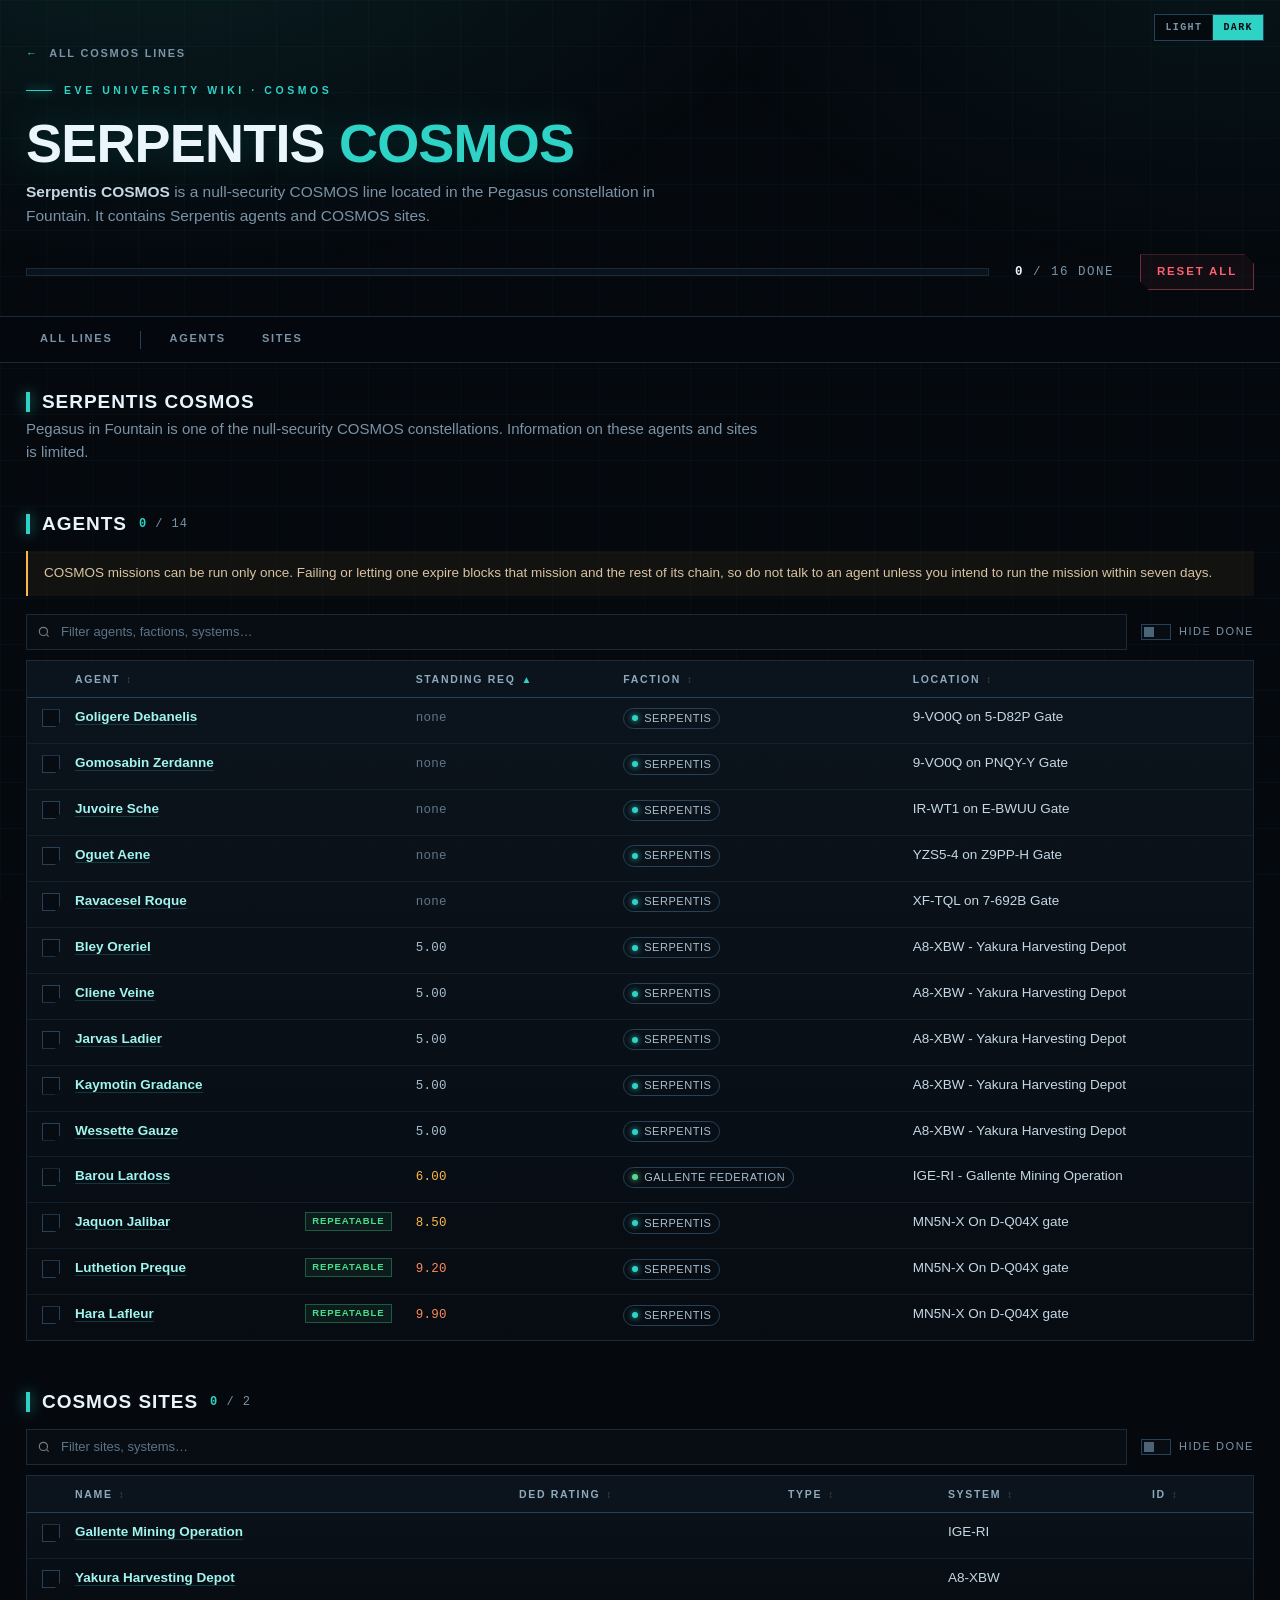
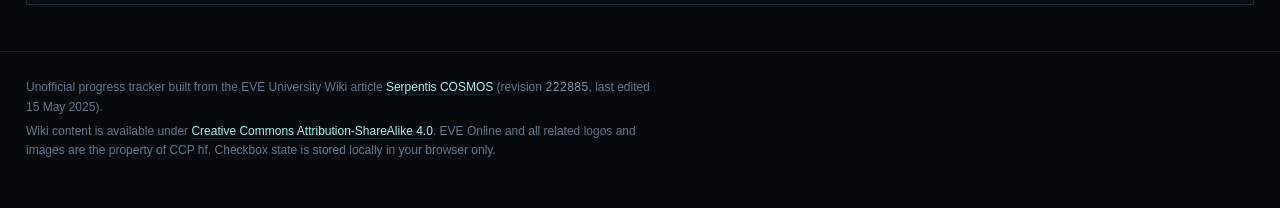
<file: cosmos/serpentis-cosmos.html>
<!DOCTYPE html>
<html lang="en">
<head>
<meta charset="utf-8">
<meta name="viewport" content="width=device-width, initial-scale=1">
<title>Serpentis COSMOS — Mission Tracker</title>
<meta name="description" content="Serpentis COSMOS agent and site tracker with persistent progress checkboxes.">
<script>try{if(localStorage.getItem('evetools.theme')==='light')document.documentElement.setAttribute('data-theme','light');}catch(e){}</script>
<link rel="icon" href="data:image/svg+xml,%3Csvg xmlns='http://www.w3.org/2000/svg' viewBox='0 0 32 32'%3E%3Crect width='32' height='32' fill='%23050a0e'/%3E%3Cpath d='M6 24 16 6l10 18-10-4z' fill='none' stroke='%232ed3c6' stroke-width='2'/%3E%3C/svg%3E">
<style>
*,*::before,*::after{box-sizing:border-box}
:root{
  --bg:#05090e;--bg2:#080e15;--panel:#0b131c;--panel2:#0e1823;
  --line:#1a2a39;--line2:#26415a;--text:#c6d7e4;--dim:#7b93a7;
  --cyan:#2ed3c6;--cyan2:#a0f5ef;--green:#48e08a;--amber:#ffb648;
  --red:#ff5f70;--violet:#b48cff;
  --mono:ui-monospace,SFMono-Regular,"Cascadia Mono","Roboto Mono",Menlo,Consolas,monospace;
}
html{scroll-behavior:smooth;scroll-padding-top:104px}
body{
  margin:0;font-family:"Segoe UI",Inter,Roboto,"Helvetica Neue",Arial,sans-serif;
  background:var(--bg);color:var(--text);font-size:15px;line-height:1.55;
  -webkit-font-smoothing:antialiased;text-rendering:optimizeLegibility;
}
body::before{
  content:"";position:fixed;inset:0;z-index:0;pointer-events:none;
  background:
    radial-gradient(1100px 620px at 12% -12%,rgba(46,211,198,.11),transparent 62%),
    radial-gradient(900px 520px at 96% -4%,rgba(46,211,198,.06),transparent 60%),
    linear-gradient(rgba(46,211,198,.032) 1px,transparent 1px),
    linear-gradient(90deg,rgba(46,211,198,.032) 1px,transparent 1px);
  background-size:auto,auto,46px 46px,46px 46px;
}
a{color:var(--cyan2);text-decoration:none;border-bottom:1px solid rgba(46,211,198,.22);transition:color .15s,border-color .15s}
a:hover{color:#fff;border-bottom-color:var(--cyan)}
.wrap{max-width:1300px;margin:0 auto;padding:0 26px;position:relative;z-index:1}
.sr-only{position:absolute;width:1px;height:1px;padding:0;margin:-1px;overflow:hidden;clip:rect(0 0 0 0);white-space:nowrap;border:0}

/* ---------- header ---------- */
.backlink{
  display:inline-block;margin:0 0 20px;font-size:11px;font-weight:600;letter-spacing:.16em;
  text-transform:uppercase;color:var(--dim);border:0;
}
.backlink:hover{color:var(--cyan2)}
.backlink span{color:var(--cyan);margin-right:6px}
.top{padding:40px 0 26px}
.eyebrow{display:flex;align-items:center;gap:12px;font-size:10.5px;letter-spacing:.34em;text-transform:uppercase;color:var(--cyan);font-weight:600}
.eyebrow::before{content:"";width:26px;height:1px;background:var(--cyan);box-shadow:0 0 10px var(--cyan)}
h1{
  margin:.32em 0 .18em;font-size:clamp(30px,4.6vw,54px);line-height:1.02;font-weight:700;
  letter-spacing:-.015em;text-transform:uppercase;color:#eaf5fc;
  text-shadow:0 0 42px rgba(46,211,198,.22);
}
h1 em{font-style:normal;color:var(--cyan)}
.lede{max-width:78ch;color:var(--dim);font-size:15.5px;margin:0}
.lede strong{color:var(--text);font-weight:600}
.hud{display:flex;flex-wrap:wrap;align-items:center;gap:14px 26px;margin-top:26px}
.meter{position:relative;flex:1 1 280px;min-width:220px;height:8px;background:#0a131b;border:1px solid var(--line);overflow:hidden}
.meter i{display:block;height:100%;width:0;background:linear-gradient(90deg,#0b7d75,var(--cyan) 70%,#c8fbf7);box-shadow:0 0 16px rgba(46,211,198,.55);transition:width .35s ease}
.hud-stat{font-family:var(--mono);font-size:12.5px;letter-spacing:.12em;color:var(--dim);text-transform:uppercase;white-space:nowrap}
.hud-stat b{color:#eaf5fc;font-weight:600}
.btn{
  appearance:none;cursor:pointer;font:inherit;font-size:11.5px;font-weight:600;letter-spacing:.16em;
  text-transform:uppercase;color:var(--cyan);background:rgba(46,211,198,.06);
  border:1px solid rgba(46,211,198,.4);padding:8px 16px;border-radius:0;
  clip-path:polygon(0 0,calc(100% - 9px) 0,100% 9px,100% 100%,9px 100%,0 calc(100% - 9px));
  transition:background .15s,color .15s,box-shadow .15s;
}
.btn:hover{background:rgba(46,211,198,.16);color:#fff;box-shadow:0 0 18px rgba(46,211,198,.25)}
.btn.danger{color:var(--red);border-color:rgba(255,95,112,.4);background:rgba(255,95,112,.05)}
.btn.danger:hover{background:rgba(255,95,112,.14);box-shadow:0 0 18px rgba(255,95,112,.2)}
.btn:focus-visible{outline:2px solid var(--cyan2);outline-offset:2px}

/* ---------- nav ---------- */
.nav{position:sticky;top:0;z-index:20;background:rgba(5,9,14,.86);backdrop-filter:blur(12px);border-top:1px solid var(--line);border-bottom:1px solid var(--line)}
.nav .wrap{display:flex;align-items:center;gap:8px;overflow-x:auto;padding-top:0;padding-bottom:0;scrollbar-width:none}
.nav .wrap::-webkit-scrollbar{display:none}
.nav a{
  flex:0 0 auto;border:0;padding:13px 14px;font-size:11px;font-weight:600;letter-spacing:.16em;
  text-transform:uppercase;color:var(--dim);border-bottom:2px solid transparent;
}
.nav a:hover{color:var(--cyan2);border-bottom-color:rgba(46,211,198,.5);background:rgba(46,211,198,.05)}
.nav .sep{flex:0 0 auto;width:1px;height:18px;background:var(--line2);margin:0 6px}

/* ---------- sections ---------- */
main{padding:34px 0 60px}
.sec{margin:0 0 46px;scroll-margin-top:110px}
.sec.intro{padding-top:24px}
.sec-head{display:flex;flex-wrap:wrap;align-items:flex-end;justify-content:space-between;gap:10px 20px;margin-bottom:12px}
h2{display:flex;align-items:center;gap:12px;margin:0;font-size:19px;letter-spacing:.05em;text-transform:uppercase;color:#e8f4fb;font-weight:600}
h2::before{content:"";width:4px;height:20px;background:var(--cyan);box-shadow:0 0 14px rgba(46,211,198,.7)}
h2 .count{font-family:var(--mono);font-size:12px;letter-spacing:.08em;color:var(--dim);font-weight:400}
h2 .count b{color:var(--cyan);font-weight:600}
h3{margin:26px 0 10px;font-size:15px;letter-spacing:.1em;text-transform:uppercase;color:var(--cyan2);font-weight:600}
p{margin:0 0 12px;max-width:88ch}
.muted{color:var(--dim)}
.note{
  margin:0 0 18px;padding:12px 16px;background:rgba(255,182,72,.055);
  border-left:2px solid var(--amber);color:#d9c3a0;font-size:13.5px;max-width:none;
}
.note strong{color:var(--amber)}
.danger-note{
  margin:0 0 18px;padding:12px 16px;background:rgba(255,95,112,.06);
  border-left:2px solid var(--red);color:#e6b7bd;font-size:13.5px;max-width:none;
}
.danger-note strong{color:#ff8d99}

/* ---------- toolbar ---------- */
.toolbar{display:flex;flex-wrap:wrap;align-items:center;gap:10px 14px;margin:0 0 10px}
.search{
  flex:1 1 240px;min-width:180px;display:flex;align-items:center;gap:8px;
  background:#070d13;border:1px solid var(--line);padding:6px 10px;
}
.search svg{flex:0 0 auto;opacity:.55}
.search input{
  flex:1;background:none;border:0;outline:none;color:var(--text);font:inherit;font-size:13px;min-width:0;
}
.search input::placeholder{color:#5c7386}
.search:focus-within{border-color:var(--line2);box-shadow:0 0 0 1px rgba(46,211,198,.2)}
.toggle{display:inline-flex;align-items:center;gap:8px;cursor:pointer;font-size:11px;letter-spacing:.14em;text-transform:uppercase;color:var(--dim);user-select:none}
.toggle input{position:absolute;opacity:0;width:1px;height:1px}
.toggle .sw{width:30px;height:16px;border:1px solid var(--line2);background:#070d13;position:relative;transition:.18s}
.toggle .sw::after{content:"";position:absolute;top:2px;left:2px;width:10px;height:10px;background:#4b6377;transition:.18s}
.toggle input:checked + .sw{border-color:rgba(46,211,198,.6);background:rgba(46,211,198,.12)}
.toggle input:checked + .sw::after{left:16px;background:var(--cyan);box-shadow:0 0 10px var(--cyan)}
.toggle input:focus-visible + .sw{outline:2px solid var(--cyan2);outline-offset:2px}

/* ---------- tables ---------- */
.tbl-wrap{border:1px solid var(--line);background:linear-gradient(180deg,rgba(14,24,35,.72),rgba(8,14,21,.72));overflow:auto;max-height:none}
table{width:100%;border-collapse:collapse;font-size:13.5px;min-width:720px}
thead th{
  position:sticky;top:0;z-index:3;background:#0b141d;text-align:left;font-weight:600;
  font-size:10.5px;letter-spacing:.16em;text-transform:uppercase;color:#8fa9bd;
  padding:10px 12px;border-bottom:1px solid var(--line2);white-space:nowrap;
}
tbody td{padding:9px 12px;border-bottom:1px solid rgba(26,42,57,.6);vertical-align:top}
tbody tr:last-child td{border-bottom:0}
tbody tr{transition:background .12s}
tbody tr:hover{background:rgba(46,211,198,.045)}
tbody tr.done{background:rgba(72,224,138,.025)}
tbody tr.done:hover{background:rgba(72,224,138,.055)}
tbody tr.done > td{opacity:.56}
tbody tr.done > td.chk-cell,tbody tr.done > td.main,tbody tr.done .badge{opacity:1}
tbody tr.done > td.main a{text-decoration:line-through;text-decoration-color:rgba(72,224,138,.55);text-decoration-thickness:1px}
td.main{font-weight:600;color:#dceaf4}
td.main .sub{display:block;font-weight:400;font-size:12px;color:var(--dim);margin-top:1px}
td.chk-cell{width:36px;padding-right:0;text-align:center}
th.chk-cell{width:36px;padding-right:0}
.num{font-family:var(--mono);font-variant-numeric:tabular-nums;font-size:12.5px;letter-spacing:.02em;white-space:nowrap}
.standing{color:#a9c0d1}
.standing.high{color:var(--amber)}
.standing.max{color:#ff8a5c}
.standing.none{color:#5f7689}
.mono{font-family:var(--mono);font-size:12px;color:var(--dim)}
.nowrap{white-space:nowrap}

/* checkboxes */
.chk{display:inline-flex;position:relative;line-height:0;cursor:pointer;padding:2px}
.chk input{position:absolute;opacity:0;width:1px;height:1px}
.chk .box{
  width:18px;height:18px;display:block;position:relative;background:#060c12;
  border:1px solid var(--line2);transition:background .15s,border-color .15s,box-shadow .15s;
  clip-path:polygon(0 0,100% 0,100% calc(100% - 5px),calc(100% - 5px) 100%,0 100%);
}
.chk input:checked + .box{background:rgba(72,224,138,.14);border-color:rgba(72,224,138,.85);box-shadow:0 0 12px rgba(72,224,138,.25)}
.chk input:checked + .box::after{
  content:"";position:absolute;left:5px;top:1px;width:5px;height:10px;
  border-right:2px solid var(--green);border-bottom:2px solid var(--green);transform:rotate(40deg);
}
tr.derived .chk .box{border-color:rgba(46,211,198,.8);background:rgba(46,211,198,.13);box-shadow:0 0 12px rgba(46,211,198,.28)}
tr.derived .chk input:checked + .box::after{border-color:var(--cyan)}
.chk input:focus-visible + .box{outline:2px solid var(--cyan2);outline-offset:2px}
.chk:hover .box{border-color:var(--cyan)}

/* badges */
.badge{
  display:inline-block;margin-left:8px;padding:1px 6px;font-size:9.5px;font-weight:600;
  letter-spacing:.1em;text-transform:uppercase;float:right;white-space:nowrap;
  color:var(--cyan);background:rgba(46,211,198,.08);border:1px solid rgba(46,211,198,.3);
}
.badge.manual{color:var(--green);background:rgba(72,224,138,.07);border-color:rgba(72,224,138,.3)}
.badge.chain{color:var(--violet);background:rgba(180,140,255,.08);border-color:rgba(180,140,255,.32)}
.tag{
  display:inline-block;padding:1px 6px;font-size:9.5px;font-weight:600;
  letter-spacing:.1em;text-transform:uppercase;white-space:nowrap;
}
.tags{display:inline-flex;flex-wrap:wrap;align-items:center;gap:4px;margin-left:8px;vertical-align:middle;float:right}
.tag.src{color:var(--cyan);background:rgba(46,211,198,.07);border:1px solid rgba(46,211,198,.3)}
.tag.src.alt{color:var(--violet);background:rgba(180,140,255,.08);border:1px solid rgba(180,140,255,.32)}
.tag.rep{color:var(--green);background:rgba(72,224,138,.07);border:1px solid rgba(72,224,138,.32)}

/* faction chips */
.chip{
  display:inline-flex;align-items:center;gap:6px;padding:1px 8px;font-size:11px;letter-spacing:.05em;
  text-transform:uppercase;color:#a9c0d1;border:1px solid var(--line2);border-radius:99px;white-space:nowrap;
}
.chip::before{content:"";width:6px;height:6px;border-radius:50%;background:#7b93a7;box-shadow:0 0 6px currentColor}
.f-caldari::before{background:#4aa8ff;color:#4aa8ff}
.f-amarr::before{background:#ffd166;color:#ffd166}
.f-minmatar::before{background:#ff7a59;color:#ff7a59}
.f-angel::before{background:#ff4d6d;color:#ff4d6d}
.f-guristas::before{background:#b48cff;color:#b48cff}
.f-interbus::before{background:#48e08a;color:#48e08a}
.f-other::before{background:#7b93a7;color:#7b93a7}

/* type pills */
.type{font-size:10.5px;letter-spacing:.12em;text-transform:uppercase;color:#9db4c6;border:1px solid var(--line2);padding:1px 7px}
.type.sig{color:var(--violet);border-color:rgba(180,140,255,.35)}
.type.beacon{color:var(--cyan);border-color:rgba(46,211,198,.35)}

/* hidden / filtered */
table.hide-done tbody tr.done{display:none}
tbody tr[hidden]{display:none}
.empty{display:none;padding:18px 14px;color:var(--dim);font-size:13px}
.tbl-wrap.is-empty .empty{display:block}

/* footer */
footer{border-top:1px solid var(--line);padding:26px 0 44px;color:#62798c;font-size:12px;position:relative;z-index:1}
footer p{margin:0 0 6px;max-width:95ch}
footer a{border-bottom-color:rgba(46,211,198,.15)}

/* ---------- responsive ---------- */
@media (max-width:820px){
  .wrap{padding:0 16px}
  .top{padding:28px 0 20px}
  .tbl-wrap{border:0;background:none;overflow:visible}
  table{min-width:0;display:block}
  thead{display:none}
  tbody{display:block}
  tbody tr{display:block;border:1px solid var(--line);background:rgba(14,24,35,.8);margin:0 0 10px;padding:6px 10px 8px}
  tbody tr:last-child{margin-bottom:0}
  tbody td{display:block;padding:5px 0;border:0}
  tbody td::before{
    content:attr(data-label);display:block;font-size:9.5px;letter-spacing:.14em;
    text-transform:uppercase;color:#5f7689;margin-bottom:2px;
  }
  tbody td.chk-cell{position:absolute;top:10px;right:11px;padding:0}
  tbody tr{position:relative;padding:9px 46px 10px 12px}
  tbody td.chk-cell::before{content:none}
  td.main{font-size:14px}
  .tags{display:flex;justify-content:flex-end;margin:6px 0 0}
  h2{font-size:16px}
  .hud{gap:12px 18px}
}
@media (prefers-reduced-motion:reduce){
  html{scroll-behavior:auto}
  *{transition:none!important;animation:none!important}
}
@media print{
  body{background:#fff;color:#111}
  body::before,.nav,.toolbar,.hud .btn,.hud .meter{display:none}
  .wrap{max-width:none;padding:0}
  h1,h2,td.main{color:#000}
  .tbl-wrap{border-color:#bbb;background:none;overflow:visible}
  table{min-width:0}
  thead th{position:static;background:#eee;color:#000;border-color:#bbb}
  tbody td{border-color:#ddd}
  a{color:#000;border:0}
  tr.done{opacity:1}
  tr.done > td{opacity:1}
  table.hide-done tbody tr.done{display:table-row}
  tbody tr[hidden]{display:table-row}
  .badge{color:#000;border-color:#999}
}

/* faction chips used by the additional COSMOS lines */
.f-gallente::before{background:#58d68d;color:#58d68d}
.f-blood::before{background:#ff4d6d;color:#ff4d6d}
.f-serpentis::before{background:#2ed3c6;color:#2ed3c6}
.f-syndicate::before{background:#9fb4c6;color:#9fb4c6}
.f-ore::before{background:#f0c674;color:#f0c674}
.f-thukker::before{background:#d7a3ff;color:#d7a3ff}
.f-khanid::before{background:#ffcf70;color:#ffcf70}
.f-ammatar::before{background:#c9a227;color:#c9a227}
:root{--accent-rgb:46,211,198;--cyan:#2ed3c6;--cyan2:#a0f5ef;}
html[data-theme="light"]{--cyan:#0b7d75;--cyan2:#075b55;--accent-rgb:11,125,117;}

/* ---------- light theme ---------- */
html[data-theme="light"]{
  --bg:#f3f3f0;--bg2:#e9e9e4;--panel:#ffffff;--panel2:#f7f7f3;
  --line:#d2d2ca;--line2:#b6b6ac;--text:#1c1c1a;--dim:#5f5f58;
}
html[data-theme="light"] body{background:var(--bg);color:var(--text)}
html[data-theme="light"] body::before{
  background:
    radial-gradient(1100px 620px at 12% -12%,rgba(var(--accent-rgb),.13),transparent 62%),
    radial-gradient(900px 520px at 96% -4%,rgba(var(--accent-rgb),.07),transparent 60%),
    linear-gradient(rgba(0,0,0,.035) 1px,transparent 1px),
    linear-gradient(90deg,rgba(0,0,0,.035) 1px,transparent 1px);
  background-size:auto,auto,46px 46px,46px 46px;
}
html[data-theme="light"] .nav{background:rgba(243,243,240,.9)}
html[data-theme="light"] a:hover{color:#000}
html[data-theme="light"] h1,
html[data-theme="light"] h2,
html[data-theme="light"] .hud-stat b,
html[data-theme="light"] td.main{color:#111}
html[data-theme="light"] h1{text-shadow:0 0 42px rgba(var(--accent-rgb),.18)}
html[data-theme="light"] .btn{background:rgba(0,0,0,.035);border-color:rgba(0,0,0,.25)}
html[data-theme="light"] .btn:hover{background:rgba(0,0,0,.08);color:#000;box-shadow:none}
html[data-theme="light"] .btn.danger{background:rgba(255,95,112,.08)}
html[data-theme="light"] .nav a:hover{background:rgba(0,0,0,.05)}
html[data-theme="light"] .meter{background:#e2e2dc}
html[data-theme="light"] .search,
html[data-theme="light"] .toggle .sw{background:#fff}
html[data-theme="light"] .search input{color:var(--text)}
html[data-theme="light"] .search input::placeholder{color:#888}
html[data-theme="light"] .toggle .sw::after{background:#8a8a82}
html[data-theme="light"] .tbl-wrap{background:linear-gradient(180deg,rgba(255,255,255,.92),rgba(248,248,245,.92))}
html[data-theme="light"] thead th{background:#e9e9e4;color:#4b4b45;border-bottom-color:var(--line2)}
html[data-theme="light"] tbody td{border-bottom-color:rgba(0,0,0,.08)}
html[data-theme="light"] tbody tr:hover{background:rgba(var(--accent-rgb),.07)}
html[data-theme="light"] .standing{color:#38454c}
html[data-theme="light"] .standing.none{color:#888}
html[data-theme="light"] .chk .box{background:#fff;border-color:#9a9a92}
html[data-theme="light"] .chip{color:#333;border-color:#c0c0b8}
html[data-theme="light"] .type{color:#444;border-color:#c0c0b8}
html[data-theme="light"] footer{color:#666}
html[data-theme="light"] .note{background:rgba(255,182,72,.14);color:#76541c}
html[data-theme="light"] .danger-note{background:rgba(255,95,112,.1);color:#7d2330}
html[data-theme="light"] .danger-note strong{color:#b21f34}
html[data-theme="light"] .theme-switch{background:rgba(255,255,255,.88);border-color:#b6b6ac}
html[data-theme="light"] tbody tr{background:rgba(255,255,255,.82)}
html[data-theme="light"] .card{
  border-color:rgba(var(--card-rgb),.35);
  background:linear-gradient(180deg,rgba(255,255,255,.96),rgba(247,247,243,.96));
}
html[data-theme="light"] .card::before{background:var(--card);box-shadow:none}
html[data-theme="light"] .card h3{color:#111}
html[data-theme="light"] .card h3 span{color:var(--card)}
html[data-theme="light"] .card .loc,
html[data-theme="light"] .card .stats,
html[data-theme="light"] .card .flag{color:#5f5f58}
html[data-theme="light"] .card .stats b{color:var(--card)}
html[data-theme="light"] .card .btn{color:var(--card);border-color:rgba(var(--card-rgb),.45);background:rgba(var(--card-rgb),.06)}
html[data-theme="light"] .card .btn:hover{background:rgba(var(--card-rgb),.14);color:var(--bg);box-shadow:none}
html[data-theme="light"] .pill{color:#444;border-color:#b6b6ac}
html[data-theme="light"] .pill.high{color:#1f7a45;border-color:#1f7a45}
html[data-theme="light"] .pill.low{color:#8a5f00;border-color:#8a5f00}
html[data-theme="light"] .pill.null,html[data-theme="light"] .pill.pirate{color:#b81f3c;border-color:#b81f3c}
html[data-theme="light"] .card.c-amarr{--card:#8a5f00;--card-rgb:138,95,0}
html[data-theme="light"] .card.c-caldari{--card:#006a99;--card-rgb:0,106,153}
html[data-theme="light"] .card.c-gallente{--card:#1f7a45;--card-rgb:31,122,69}
html[data-theme="light"] .card.c-minmatar{--card:#b23a1f;--card-rgb:178,58,31}
html[data-theme="light"] .card.c-angel{--card:#b81f3c;--card-rgb:184,31,60}
html[data-theme="light"] .card.c-blood-raider{--card:#a52a1f;--card-rgb:165,42,31}
html[data-theme="light"] .card.c-guristas{--card:#6b45c4;--card-rgb:107,69,196}
html[data-theme="light"] .card.c-serpentis{--card:#0b7d75;--card-rgb:11,125,117}

/* ---------- color theme switch ---------- */
.theme-switch{
  position:absolute;top:14px;right:16px;z-index:90;display:flex;
  border:1px solid var(--line2);background:rgba(5,9,14,.78);
  backdrop-filter:blur(10px);
}
.theme-switch button{
  appearance:none;background:none;border:0;color:var(--dim);font-family:var(--mono);
  font-size:10px;font-weight:600;letter-spacing:.14em;text-transform:uppercase;
  padding:7px 10px;cursor:pointer;transition:background .15s,color .15s;
}
.theme-switch button + button{border-left:1px solid var(--line)}
.theme-switch button:hover{color:var(--cyan2)}
.theme-switch button[aria-pressed="true"]{color:var(--bg);background:var(--cyan)}
.theme-switch button:focus-visible{outline:2px solid var(--cyan2);outline-offset:2px}
@media (max-width:820px){
  .theme-switch{top:10px;right:10px}
  .theme-switch button{padding:6px 8px;font-size:9px}
  .top{padding-top:48px}
}
</style>
<link rel="stylesheet" href="tablesort.css">
<script src="tablesort.js" defer></script>
</head>
<body>
<div class="theme-switch" role="group" aria-label="Color theme">
  <button type="button" data-theme-set="light" aria-pressed="false">Light</button>
  <button type="button" data-theme-set="dark" aria-pressed="true">Dark</button>
</div>

<header class="top">
  <div class="wrap">
    <a class="backlink" href="index.html"><span aria-hidden="true">&larr;</span> All COSMOS lines</a>
    <div class="eyebrow">EVE University Wiki &middot; COSMOS</div>
    <h1>Serpentis <em>COSMOS</em></h1>
    <p class="lede"><strong>Serpentis COSMOS</strong> is a null-security COSMOS line located in the Pegasus constellation in Fountain. It contains Serpentis agents and COSMOS sites.</p>

    <div class="hud">
      <div class="meter" role="progressbar" aria-label="Overall completion" aria-valuemin="0" aria-valuemax="100" aria-valuenow="0" id="global-meter"><i></i></div>
      <div class="hud-stat" id="global-stat"><b>0</b> / 0 done</div>
      <button class="btn danger" id="reset-all" type="button">Reset all</button>
    </div>
  </div>
</header>

<nav class="nav" aria-label="Sections">
  <div class="wrap">
    <a href="index.html">All lines</a>
    <span class="sep" aria-hidden="true"></span>
    <a href="#agents">Agents</a>
    <a href="#sites">Sites</a>
  </div>
</nav>

<noscript>
  <div class="wrap">
    <p class="note">JavaScript is disabled &mdash; checkboxes will still render, but progress will not be saved and the mission &rarr; site/shopping links will not work.</p>
  </div>
</noscript>

<main class="wrap">

  <section class="sec intro" id="overview">
    <h2>Serpentis COSMOS</h2>
    <p class="muted">Pegasus in Fountain is one of the null-security COSMOS constellations. Information on these agents and sites is limited.</p>
  </section>


  <section class="sec" id="agents">
    <div class="sec-head">
      <h2>Agents <span class="count" data-count="agents-null"><b>0</b> / 0</span></h2>
    </div>
    <p class="note">COSMOS missions can be run only once. Failing or letting one expire blocks that mission and the rest of its chain, so do not talk to an agent unless you intend to run the mission within seven days.</p>
    <div class="toolbar">
      <label class="search">
        <svg width="14" height="14" viewBox="0 0 24 24" fill="none" stroke="currentColor" stroke-width="2" aria-hidden="true"><circle cx="11" cy="11" r="7"/><path d="m20 20-3.5-3.5"/></svg>
        <input type="search" placeholder="Filter agents, factions, systems…" aria-label="Filter agents" data-filter="agents-null">
      </label>
      <label class="toggle"><input type="checkbox" data-hide="agents-null"><span class="sw" aria-hidden="true"></span>Hide done</label>
    </div>

    <div class="tbl-wrap">
      <table data-kind="agent" data-scope="agents-null">
        <thead><tr>
          <th class="chk-cell"><span class="sr-only">Done</span></th>
          <th scope="col">Agent</th>
          <th scope="col">Standing req</th>
          <th scope="col">Faction</th>
          <th scope="col">Location</th>
        </tr></thead>
        <tbody>
          <tr data-name="Barou Lardoss" data-system="IGE-RI" data-site="Gallente Mining Operation">
            <td class="chk-cell"><label class="chk"><input type="checkbox" aria-label="Barou Lardoss done"><span class="box"></span></label></td>
            <td class="main" data-label="Agent"><a rel="noopener noreferrer" target="_blank" href="https://wiki.eveuniversity.org/Barou_Lardoss">Barou Lardoss</a></td>
            <td data-label="Standing"><span class="num standing high">6.00</span></td>
            <td data-label="Faction"><span class="chip f-gallente">Gallente Federation</span></td>
            <td data-label="Location">IGE-RI - Gallente Mining Operation</td>
          </tr>
          <tr data-name="Bley Oreriel" data-system="A8-XBW" data-site="Yakura Harvesting Depot">
            <td class="chk-cell"><label class="chk"><input type="checkbox" aria-label="Bley Oreriel done"><span class="box"></span></label></td>
            <td class="main" data-label="Agent"><a rel="noopener noreferrer" target="_blank" href="https://wiki.eveuniversity.org/Bley_Oreriel">Bley Oreriel</a></td>
            <td data-label="Standing"><span class="num standing">5.00</span></td>
            <td data-label="Faction"><span class="chip f-serpentis">Serpentis</span></td>
            <td data-label="Location">A8-XBW - Yakura Harvesting Depot</td>
          </tr>
          <tr data-name="Cliene Veine" data-system="A8-XBW" data-site="Yakura Harvesting Depot">
            <td class="chk-cell"><label class="chk"><input type="checkbox" aria-label="Cliene Veine done"><span class="box"></span></label></td>
            <td class="main" data-label="Agent"><a rel="noopener noreferrer" target="_blank" href="https://wiki.eveuniversity.org/Cliene_Veine">Cliene Veine</a></td>
            <td data-label="Standing"><span class="num standing">5.00</span></td>
            <td data-label="Faction"><span class="chip f-serpentis">Serpentis</span></td>
            <td data-label="Location">A8-XBW - Yakura Harvesting Depot</td>
          </tr>
          <tr data-name="Goligere Debanelis" data-system="9-VO0Q on 5-D82P Gate" data-site="">
            <td class="chk-cell"><label class="chk"><input type="checkbox" aria-label="Goligere Debanelis done"><span class="box"></span></label></td>
            <td class="main" data-label="Agent"><a rel="noopener noreferrer" target="_blank" href="https://wiki.eveuniversity.org/Goligere_Debanelis">Goligere Debanelis</a></td>
            <td data-label="Standing"><span class="num standing none">none</span></td>
            <td data-label="Faction"><span class="chip f-serpentis">Serpentis</span></td>
            <td data-label="Location">9-VO0Q on 5-D82P Gate</td>
          </tr>
          <tr data-name="Gomosabin Zerdanne" data-system="9-VO0Q on PNQY-Y Gate" data-site="">
            <td class="chk-cell"><label class="chk"><input type="checkbox" aria-label="Gomosabin Zerdanne done"><span class="box"></span></label></td>
            <td class="main" data-label="Agent"><a rel="noopener noreferrer" target="_blank" href="https://wiki.eveuniversity.org/Gomosabin_Zerdanne">Gomosabin Zerdanne</a></td>
            <td data-label="Standing"><span class="num standing none">none</span></td>
            <td data-label="Faction"><span class="chip f-serpentis">Serpentis</span></td>
            <td data-label="Location">9-VO0Q on PNQY-Y Gate</td>
          </tr>
          <tr data-name="Hara Lafleur" data-system="MN5N-X On D-Q04X gate" data-site="">
            <td class="chk-cell"><label class="chk"><input type="checkbox" aria-label="Hara Lafleur done"><span class="box"></span></label></td>
            <td class="main" data-label="Agent"><a rel="noopener noreferrer" target="_blank" href="https://wiki.eveuniversity.org/Hara_Lafleur">Hara Lafleur</a> <span class="tags"><span class="tag rep" title="Offers the repeatable mission Improving Relations">Repeatable</span></span></td>
            <td data-label="Standing"><span class="num standing max">9.90</span></td>
            <td data-label="Faction"><span class="chip f-serpentis">Serpentis</span></td>
            <td data-label="Location">MN5N-X On D-Q04X gate</td>
          </tr>
          <tr data-name="Jaquon Jalibar" data-system="MN5N-X On D-Q04X gate" data-site="">
            <td class="chk-cell"><label class="chk"><input type="checkbox" aria-label="Jaquon Jalibar done"><span class="box"></span></label></td>
            <td class="main" data-label="Agent"><a rel="noopener noreferrer" target="_blank" href="https://wiki.eveuniversity.org/Jaquon_Jalibar">Jaquon Jalibar</a> <span class="tags"><span class="tag rep" title="Offers the repeatable mission Improving Relations">Repeatable</span></span></td>
            <td data-label="Standing"><span class="num standing high">8.50</span></td>
            <td data-label="Faction"><span class="chip f-serpentis">Serpentis</span></td>
            <td data-label="Location">MN5N-X On D-Q04X gate</td>
          </tr>
          <tr data-name="Jarvas Ladier" data-system="A8-XBW" data-site="Yakura Harvesting Depot">
            <td class="chk-cell"><label class="chk"><input type="checkbox" aria-label="Jarvas Ladier done"><span class="box"></span></label></td>
            <td class="main" data-label="Agent"><a rel="noopener noreferrer" target="_blank" href="https://wiki.eveuniversity.org/Jarvas_Ladier">Jarvas Ladier</a></td>
            <td data-label="Standing"><span class="num standing">5.00</span></td>
            <td data-label="Faction"><span class="chip f-serpentis">Serpentis</span></td>
            <td data-label="Location">A8-XBW - Yakura Harvesting Depot</td>
          </tr>
          <tr data-name="Juvoire Sche" data-system="IR-WT1 on E-BWUU Gate" data-site="">
            <td class="chk-cell"><label class="chk"><input type="checkbox" aria-label="Juvoire Sche done"><span class="box"></span></label></td>
            <td class="main" data-label="Agent"><a rel="noopener noreferrer" target="_blank" href="https://wiki.eveuniversity.org/Juvoire_Sche">Juvoire Sche</a></td>
            <td data-label="Standing"><span class="num standing none">none</span></td>
            <td data-label="Faction"><span class="chip f-serpentis">Serpentis</span></td>
            <td data-label="Location">IR-WT1 on E-BWUU Gate</td>
          </tr>
          <tr data-name="Kaymotin Gradance" data-system="A8-XBW" data-site="Yakura Harvesting Depot">
            <td class="chk-cell"><label class="chk"><input type="checkbox" aria-label="Kaymotin Gradance done"><span class="box"></span></label></td>
            <td class="main" data-label="Agent"><a rel="noopener noreferrer" target="_blank" href="https://wiki.eveuniversity.org/Kaymotin_Gradance">Kaymotin Gradance</a></td>
            <td data-label="Standing"><span class="num standing">5.00</span></td>
            <td data-label="Faction"><span class="chip f-serpentis">Serpentis</span></td>
            <td data-label="Location">A8-XBW - Yakura Harvesting Depot</td>
          </tr>
          <tr data-name="Luthetion Preque" data-system="MN5N-X On D-Q04X gate" data-site="">
            <td class="chk-cell"><label class="chk"><input type="checkbox" aria-label="Luthetion Preque done"><span class="box"></span></label></td>
            <td class="main" data-label="Agent"><a rel="noopener noreferrer" target="_blank" href="https://wiki.eveuniversity.org/Luthetion_Preque">Luthetion Preque</a> <span class="tags"><span class="tag rep" title="Offers the repeatable mission Improving Relations">Repeatable</span></span></td>
            <td data-label="Standing"><span class="num standing max">9.20</span></td>
            <td data-label="Faction"><span class="chip f-serpentis">Serpentis</span></td>
            <td data-label="Location">MN5N-X On D-Q04X gate</td>
          </tr>
          <tr data-name="Oguet Aene" data-system="YZS5-4 on Z9PP-H Gate" data-site="">
            <td class="chk-cell"><label class="chk"><input type="checkbox" aria-label="Oguet Aene done"><span class="box"></span></label></td>
            <td class="main" data-label="Agent"><a rel="noopener noreferrer" target="_blank" href="https://wiki.eveuniversity.org/Oguet_Aene">Oguet Aene</a></td>
            <td data-label="Standing"><span class="num standing none">none</span></td>
            <td data-label="Faction"><span class="chip f-serpentis">Serpentis</span></td>
            <td data-label="Location">YZS5-4 on Z9PP-H Gate</td>
          </tr>
          <tr data-name="Ravacesel Roque" data-system="XF-TQL on 7-692B Gate" data-site="">
            <td class="chk-cell"><label class="chk"><input type="checkbox" aria-label="Ravacesel Roque done"><span class="box"></span></label></td>
            <td class="main" data-label="Agent"><a rel="noopener noreferrer" target="_blank" href="https://wiki.eveuniversity.org/Ravacesel_Roque">Ravacesel Roque</a></td>
            <td data-label="Standing"><span class="num standing none">none</span></td>
            <td data-label="Faction"><span class="chip f-serpentis">Serpentis</span></td>
            <td data-label="Location">XF-TQL on 7-692B Gate</td>
          </tr>
          <tr data-name="Wessette Gauze" data-system="A8-XBW" data-site="Yakura Harvesting Depot">
            <td class="chk-cell"><label class="chk"><input type="checkbox" aria-label="Wessette Gauze done"><span class="box"></span></label></td>
            <td class="main" data-label="Agent"><a rel="noopener noreferrer" target="_blank" href="https://wiki.eveuniversity.org/Wessette_Gauze">Wessette Gauze</a></td>
            <td data-label="Standing"><span class="num standing">5.00</span></td>
            <td data-label="Faction"><span class="chip f-serpentis">Serpentis</span></td>
            <td data-label="Location">A8-XBW - Yakura Harvesting Depot</td>
          </tr>
        </tbody>
      </table>
    </div>
  </section>

  <section class="sec" id="sites">
    <div class="sec-head">
      <h2>COSMOS sites <span class="count" data-count="sites-null"><b>0</b> / 0</span></h2>
    </div>
    <div class="toolbar">
      <label class="search">
        <svg width="14" height="14" viewBox="0 0 24 24" fill="none" stroke="currentColor" stroke-width="2" aria-hidden="true"><circle cx="11" cy="11" r="7"/><path d="m20 20-3.5-3.5"/></svg>
        <input type="search" placeholder="Filter sites, systems…" aria-label="Filter COSMOS sites" data-filter="sites-null">
      </label>
      <label class="toggle"><input type="checkbox" data-hide="sites-null"><span class="sw" aria-hidden="true"></span>Hide done</label>
    </div>

    <div class="tbl-wrap">
      <table data-kind="site" data-scope="sites-null">
        <thead><tr>
          <th class="chk-cell"><span class="sr-only">Done</span></th>
          <th scope="col">Name</th><th scope="col">DED rating</th><th scope="col">Type</th><th scope="col">System</th><th scope="col">ID</th>
        </tr></thead><tbody>
          <tr data-name="Gallente Mining Operation" data-system="IGE-RI">
            <td class="chk-cell"><label class="chk"><input type="checkbox" aria-label="Gallente Mining Operation done"><span class="box"></span></label></td>
            <td class="main" data-label="Name"><a rel="noopener noreferrer" target="_blank" href="https://wiki.eveuniversity.org/Gallente_Mining_Operation">Gallente Mining Operation</a></td>
            <td data-label="DED" class="num"></td>
            <td data-label="Type"></td>
            <td data-label="System">IGE-RI</td>
            <td data-label="ID" class="mono"></td>
          </tr>
          <tr data-name="Yakura Harvesting Depot" data-system="A8-XBW">
            <td class="chk-cell"><label class="chk"><input type="checkbox" aria-label="Yakura Harvesting Depot done"><span class="box"></span></label></td>
            <td class="main" data-label="Name"><a rel="noopener noreferrer" target="_blank" href="https://wiki.eveuniversity.org/Yakura_Harvesting_Depot">Yakura Harvesting Depot</a></td>
            <td data-label="DED" class="num"></td>
            <td data-label="Type"></td>
            <td data-label="System">A8-XBW</td>
            <td data-label="ID" class="mono"></td>
          </tr>
        </tbody></table></div></section>

</main>

<footer>
  <div class="wrap">
    <p>Unofficial progress tracker built from the EVE University Wiki article <a rel="noopener noreferrer" target="_blank" href="https://wiki.eveuniversity.org/Serpentis_COSMOS">Serpentis COSMOS</a> (revision <span class="mono">222885</span>, last edited 15 May 2025).</p>
    <p>Wiki content is available under <a target="_blank" href="https://creativecommons.org/licenses/by-sa/4.0/" rel="license noopener noreferrer">Creative Commons Attribution-ShareAlike 4.0</a>. EVE Online and all related logos and images are the property of CCP hf. Checkbox state is stored locally in your browser only.</p>
  </div>
</footer>

<script>
(function () {
  "use strict";

  var STORAGE_KEY = "evetools.serpentis-cosmos.v1";

  function fresh() {
    return { checked: {}, optOut: {}, hideDone: {} };
  }

  function load() {
    try {
      var raw = localStorage.getItem(STORAGE_KEY);
      if (!raw) return fresh();
      var p = JSON.parse(raw);
      return {
        checked: (p && p.checked) || {},
        optOut: (p && p.optOut) || {},
        hideDone: (p && p.hideDone) || {}
      };
    } catch (e) {
      return fresh();
    }
  }

  var state = load();

  function save() {
    try {
      localStorage.setItem(STORAGE_KEY, JSON.stringify(state));
    } catch (e) {
      /* storage disabled or full: keep working in-memory */
    }
  }

  function slug(s) {
    var v = String(s || "");
    if (v.normalize) v = v.normalize("NFD").replace(/[\u0300-\u036f]/g, "");
    return v
      .toLowerCase()
      .replace(/[\u2018\u2019']/g, "")
      .replace(/[^a-z0-9]+/g, "-")
      .replace(/^-+|-+$/g, "");
  }

  function norm(s) {
    var v = String(s || "");
    if (v.normalize) v = v.normalize("NFD").replace(/[\u0300-\u036f]/g, "");
    return v
      .toLowerCase()
      .replace(/[\u2018\u2019]/g, "'")
      .replace(/[^a-z0-9]+/g, " ")
      .trim();
  }

  /* ---------- collect rows ---------- */
  var rows = [];
  var byId = new Map();

  document.querySelectorAll("table[data-kind]").forEach(function (table) {
    var kind = table.dataset.kind;
    var scope = table.dataset.scope;
    table.querySelectorAll("tbody tr").forEach(function (tr) {
      var name = tr.dataset.name || "";
      var id = kind + ":" + scope + ":" + slug(name);
      if (kind === "site") id += ":" + slug(tr.dataset.system || "");
      tr.dataset.rowId = id;
      var row = {
        tr: tr,
        id: id,
        kind: kind,
        scope: scope,
        name: name,
        system: tr.dataset.system || "",
        site: tr.dataset.site || "",
        required: (tr.dataset.requiredFor || "").split("|").map(function (s) { return s.trim(); }).filter(Boolean),
        input: tr.querySelector('input[type="checkbox"]'),
        main: tr.querySelector("td.main")
      };
      rows.push(row);
      byId.set(id, row);
    });
  });

  var agents = rows.filter(function (r) { return r.kind === "agent"; });
  var items = rows.filter(function (r) { return r.kind === "item"; });

  var agentByName = new Map();
  agents.forEach(function (a) { agentByName.set(norm(a.name), a); });

  var siteByKey = new Map();
  rows.filter(function (r) { return r.kind === "site"; }).forEach(function (s) {
    siteByKey.set(norm(s.name) + "|" + norm(s.system), s);
  });

  /* ---------- build one-way links: agent -> site / shopping item ---------- */
  var linksTo = new Map();   /* rowId -> [agentId] */
  var linksFrom = new Map(); /* agentId -> [rowId] */

  function link(agent, row) {
    if (!linksTo.has(row.id)) linksTo.set(row.id, []);
    linksTo.get(row.id).push(agent.id);
    if (!linksFrom.has(agent.id)) linksFrom.set(agent.id, []);
    linksFrom.get(agent.id).push(row.id);
  }

  agents.forEach(function (a) {
    if (a.site) {
      var site = siteByKey.get(norm(a.site) + "|" + norm(a.system));
      if (site && site !== a) link(a, site);
    }
  });

  items.forEach(function (item) {
    item.required.forEach(function (name) {
      var agent = agentByName.get(norm(name));
      if (agent) link(agent, item);
    });
  });

  /* ---------- derived state ---------- */
  function isChecked(id) { return !!state.checked[id]; }

  function isOptedOut(rowId, agentId) {
    var list = state.optOut[rowId];
    return !!list && list.indexOf(agentId) !== -1;
  }

  function activeLinks(row) {
    var ids = linksTo.get(row.id) || [];
    return ids.filter(function (aid) {
      return isChecked(aid) && !isOptedOut(row.id, aid);
    });
  }

  function derivedFor(row) {
    var ids = activeLinks(row);
    return ids.length ? byId.get(ids[0]) : null;
  }

  /* ---------- render ---------- */
  function setBadge(row, text, cls) {
    var badge = row.main.querySelector(".badge.derived");
    if (!text) {
      if (badge) badge.remove();
      return;
    }
    if (!badge) {
      badge = document.createElement("span");
      row.main.appendChild(badge);
    }
    badge.className = "badge derived" + (cls ? " " + cls : "");
    badge.textContent = text;
  }

  function recompute() {
    rows.forEach(function (row) {
      var derived = derivedFor(row);
      var manual = isChecked(row.id);
      var done = manual || !!derived;

      row.tr.classList.toggle("done", done);
      row.tr.classList.toggle("derived", !!derived && !manual);
      if (row.input.checked !== done) row.input.checked = done;

      if (derived && !manual) {
        var n = activeLinks(row).length;
        setBadge(row, "linked: " + derived.name + (n > 1 ? " +" + (n - 1) : ""), "");
      } else {
        setBadge(row, "");
      }
    });
    updateCounts();
    applyFilters();
  }

  function updateCounts() {
    var scopes = {};
    var totalDone = 0;

    rows.forEach(function (row) {
      var s = scopes[row.scope] || (scopes[row.scope] = { total: 0, done: 0 });
      s.total++;
      if (row.tr.classList.contains("done")) {
        s.done++;
        totalDone++;
      }
    });

    document.querySelectorAll("[data-count]").forEach(function (el) {
      var s = scopes[el.dataset.count];
      if (!s) return;
      el.innerHTML = "<b>" + s.done + "</b> / " + s.total;
    });

    var meter = document.getElementById("global-meter");
    if (meter) {
      var pct = rows.length ? Math.round((totalDone / rows.length) * 100) : 0;
      meter.querySelector("i").style.width = pct + "%";
      meter.setAttribute("aria-valuenow", String(pct));
    }
    var stat = document.getElementById("global-stat");
    if (stat) stat.innerHTML = "<b>" + totalDone + "</b> / " + rows.length + " done";
  }

  /* ---------- search + hide done ---------- */
  var queries = {};

  function applyFilters() {
    rows.forEach(function (row) {
      var q = queries[row.scope] || "";
      row.tr.hidden = !!q && row.tr.textContent.toLowerCase().indexOf(q) === -1;
    });
  }

  document.querySelectorAll("input[data-filter]").forEach(function (input) {
    input.addEventListener("input", function () {
      queries[input.dataset.filter] = input.value.trim().toLowerCase();
      applyFilters();
    });
  });

  function syncHideToggles() {
    document.querySelectorAll("input[data-hide]").forEach(function (input) {
      var scope = input.dataset.hide;
      var table = document.querySelector('table[data-scope="' + scope + '"]');
      if (!table) return;
      var on = !!state.hideDone[scope];
      input.checked = on;
      table.classList.toggle("hide-done", on);
    });
  }

  document.querySelectorAll("input[data-hide]").forEach(function (input) {
    input.addEventListener("change", function () {
      var scope = input.dataset.hide;
      var table = document.querySelector('table[data-scope="' + scope + '"]');
      state.hideDone[scope] = input.checked;
      if (table) table.classList.toggle("hide-done", input.checked);
      save();
    });
  });

  /* ---------- checkbox interaction ---------- */
  rows.forEach(function (row) {
    row.input.addEventListener("change", function () {
      var on = row.input.checked;
      var derived = derivedFor(row);

      if (!on && derived) {
        /* user is opting this row out of an auto-tick */
        var optOuts = state.optOut[row.id] || (state.optOut[row.id] = []);
        (linksTo.get(row.id) || []).forEach(function (aid) {
          if (isChecked(aid) && optOuts.indexOf(aid) === -1) optOuts.push(aid);
        });
        state.checked[row.id] = false;
      } else if (on) {
        state.checked[row.id] = true;
        delete state.optOut[row.id];
      } else {
        state.checked[row.id] = false;
      }

      /* unchecking a mission clears its opt-outs, so re-checking re-applies */
      if (row.kind === "agent" && !on) {
        Object.keys(state.optOut).forEach(function (rid) {
          var rest = state.optOut[rid].filter(function (x) { return x !== row.id; });
          if (rest.length) state.optOut[rid] = rest;
          else delete state.optOut[rid];
        });
      }

      save();
      recompute();
    });
  });

  /* ---------- reset ---------- */
  var resetBtn = document.getElementById("reset-all");
  if (resetBtn) {
    resetBtn.addEventListener("click", function () {
      if (!window.confirm("Clear every checkbox and progress state? This cannot be undone.")) return;
      state.checked = {};
      state.optOut = {};
      save();
      recompute();
    });
  }

  /* ---------- cross-tab sync ---------- */
  window.addEventListener("storage", function (e) {
    if (e.key !== STORAGE_KEY) return;
    state = load();
    syncHideToggles();
    recompute();
  });

  /* ---------- boot ---------- */
  syncHideToggles();
  recompute();
})();
</script>
<script>
(function () {
  "use strict";
  var KEY = "evetools.theme";
  var root = document.documentElement;
  var buttons = document.querySelectorAll("[data-theme-set]");

  function setTheme(theme) {
    if (theme !== "light") theme = "dark";
    if (theme === "light") root.setAttribute("data-theme", "light");
    else root.removeAttribute("data-theme");
    buttons.forEach(function (button) {
      button.setAttribute("aria-pressed", button.getAttribute("data-theme-set") === theme ? "true" : "false");
    });
    try { localStorage.setItem(KEY, theme); } catch (e) { /* ignore */ }
  }

  var saved = "dark";
  try { saved = localStorage.getItem(KEY) === "light" ? "light" : "dark"; } catch (e) { /* ignore */ }
  setTheme(saved);
  buttons.forEach(function (button) {
    button.addEventListener("click", function () { setTheme(button.getAttribute("data-theme-set")); });
  });
})();
</script>
</body>
</html>
</file>
<file: cosmos/tablesort.css>
/* Click-to-sort table headers (spreadsheet style) for the COSMOS trackers. */
thead th.sortable {
  cursor: pointer;
  user-select: none;
  -webkit-user-select: none;
  transition: color 0.15s, background 0.15s;
}

thead th.sortable:hover {
  color: var(--cyan2);
  background: rgba(255, 209, 102, 0.06);
}

thead th.sortable:focus-visible {
  outline: 2px solid var(--cyan2);
  outline-offset: -2px;
}

thead th.sortable::after {
  content: "\2195";
  display: inline-block;
  margin-left: 6px;
  font-size: 10px;
  letter-spacing: 0;
  opacity: 0.35;
  transition: opacity 0.15s, color 0.15s;
}

thead th.sortable[data-dir="asc"]::after {
  content: "\25B2";
  opacity: 1;
  color: var(--cyan);
}

thead th.sortable[data-dir="desc"]::after {
  content: "\25BC";
  opacity: 1;
  color: var(--cyan);
}

html[data-theme="light"] thead th.sortable:hover {
  background: rgba(0, 0, 0, 0.06);
}

@media print {
  thead th.sortable::after {
    content: none;
  }
}
</file>
